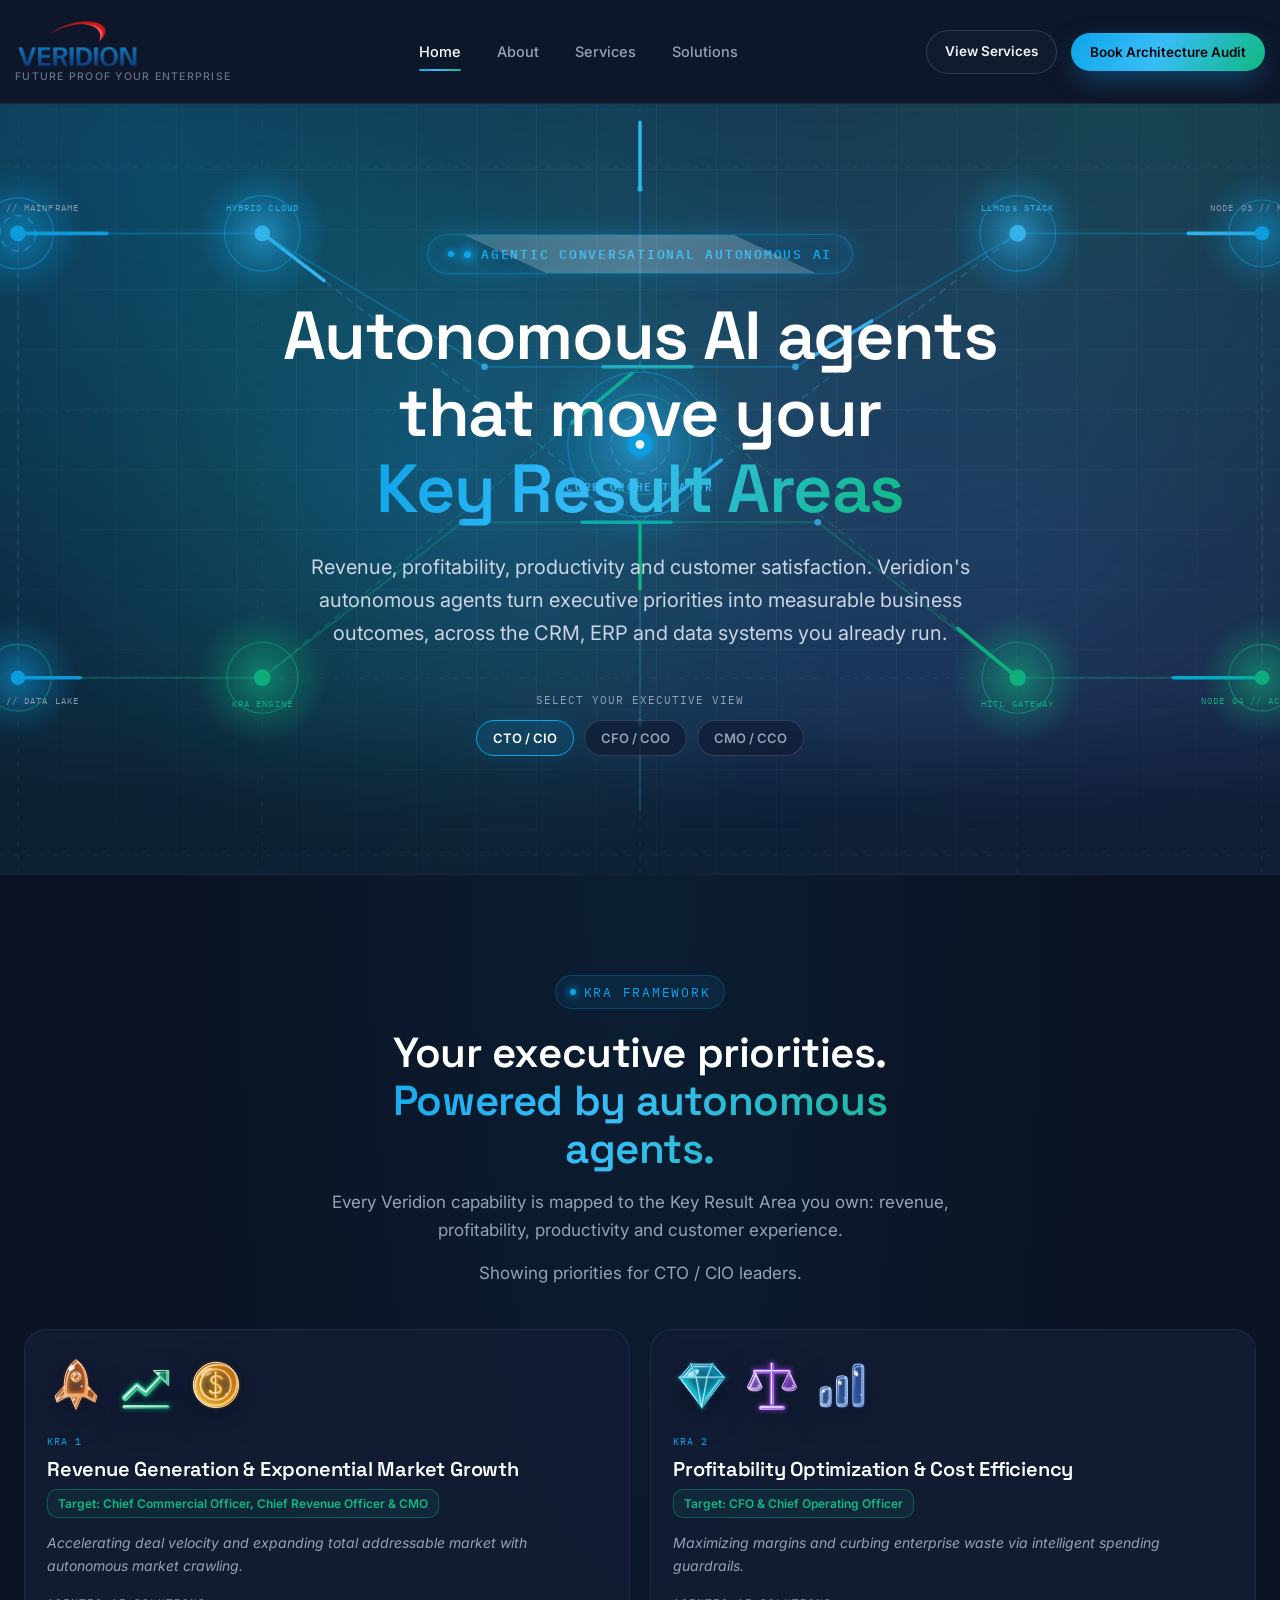
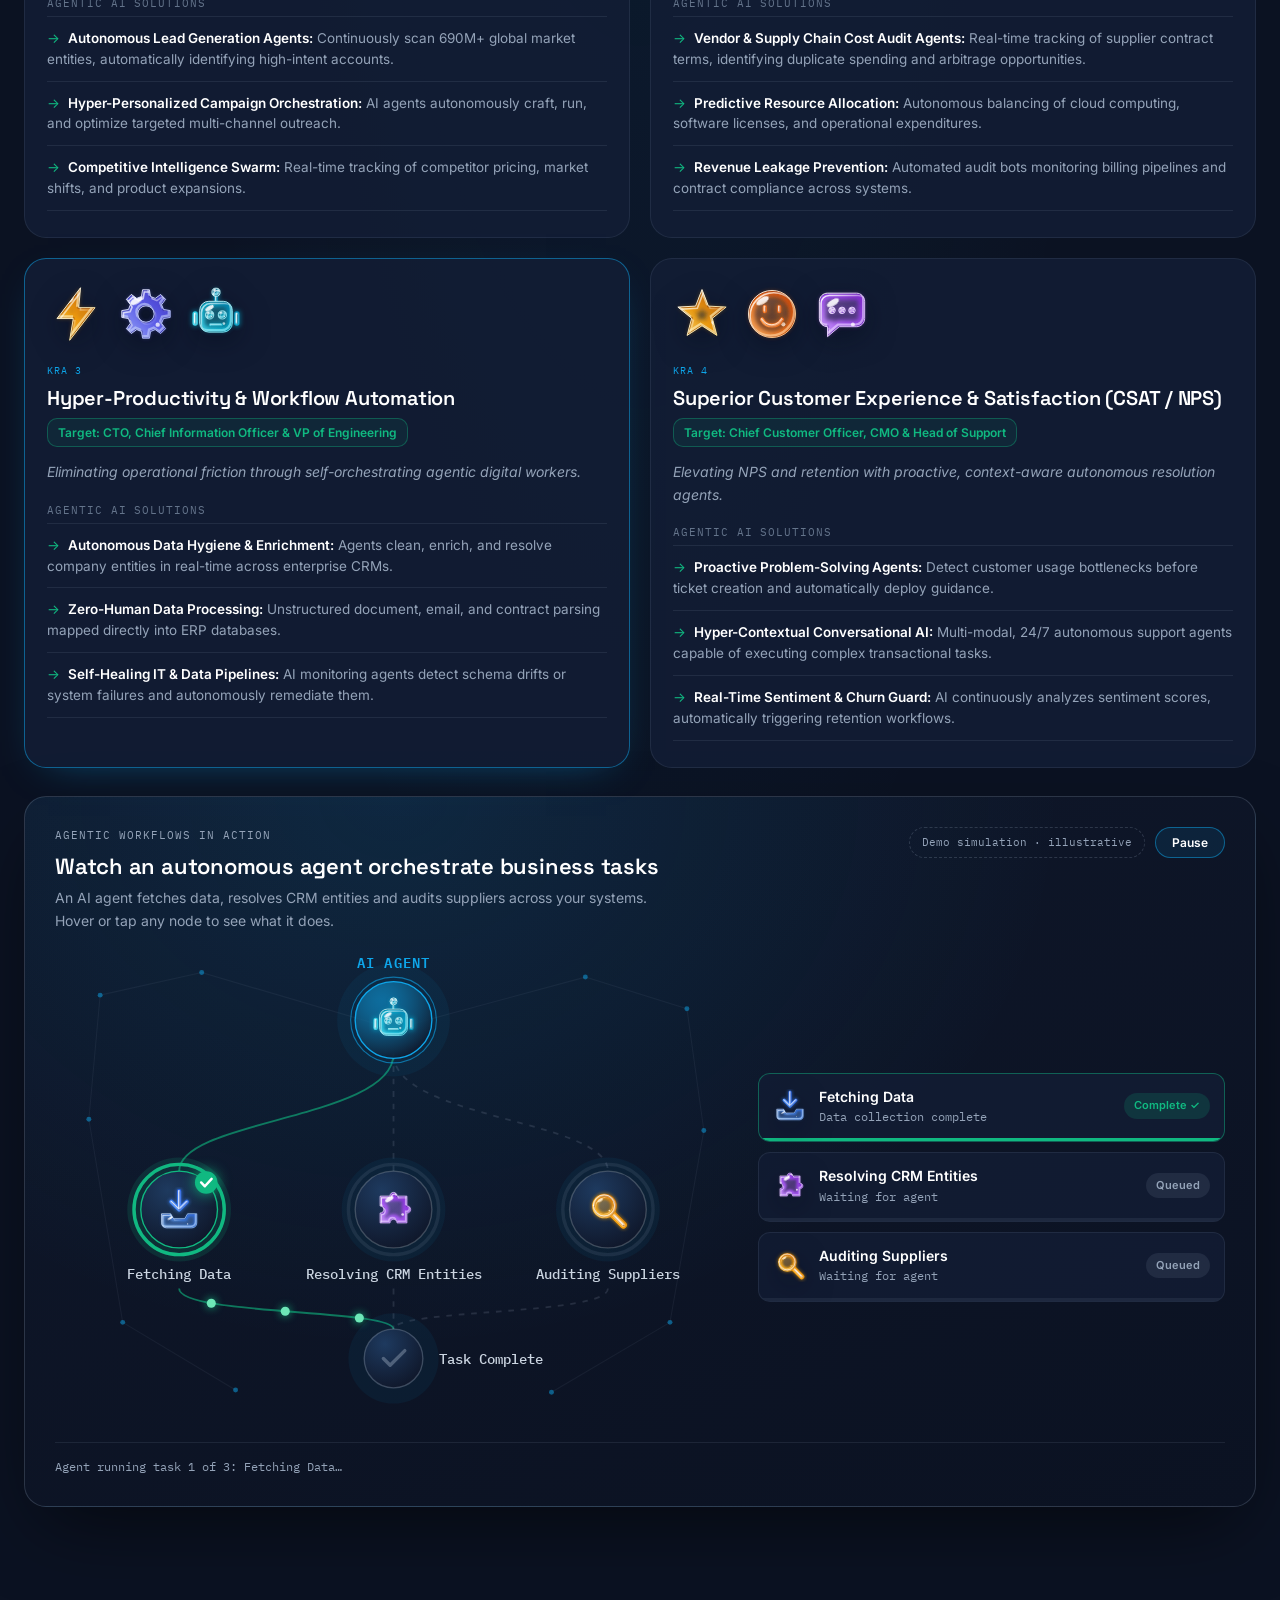
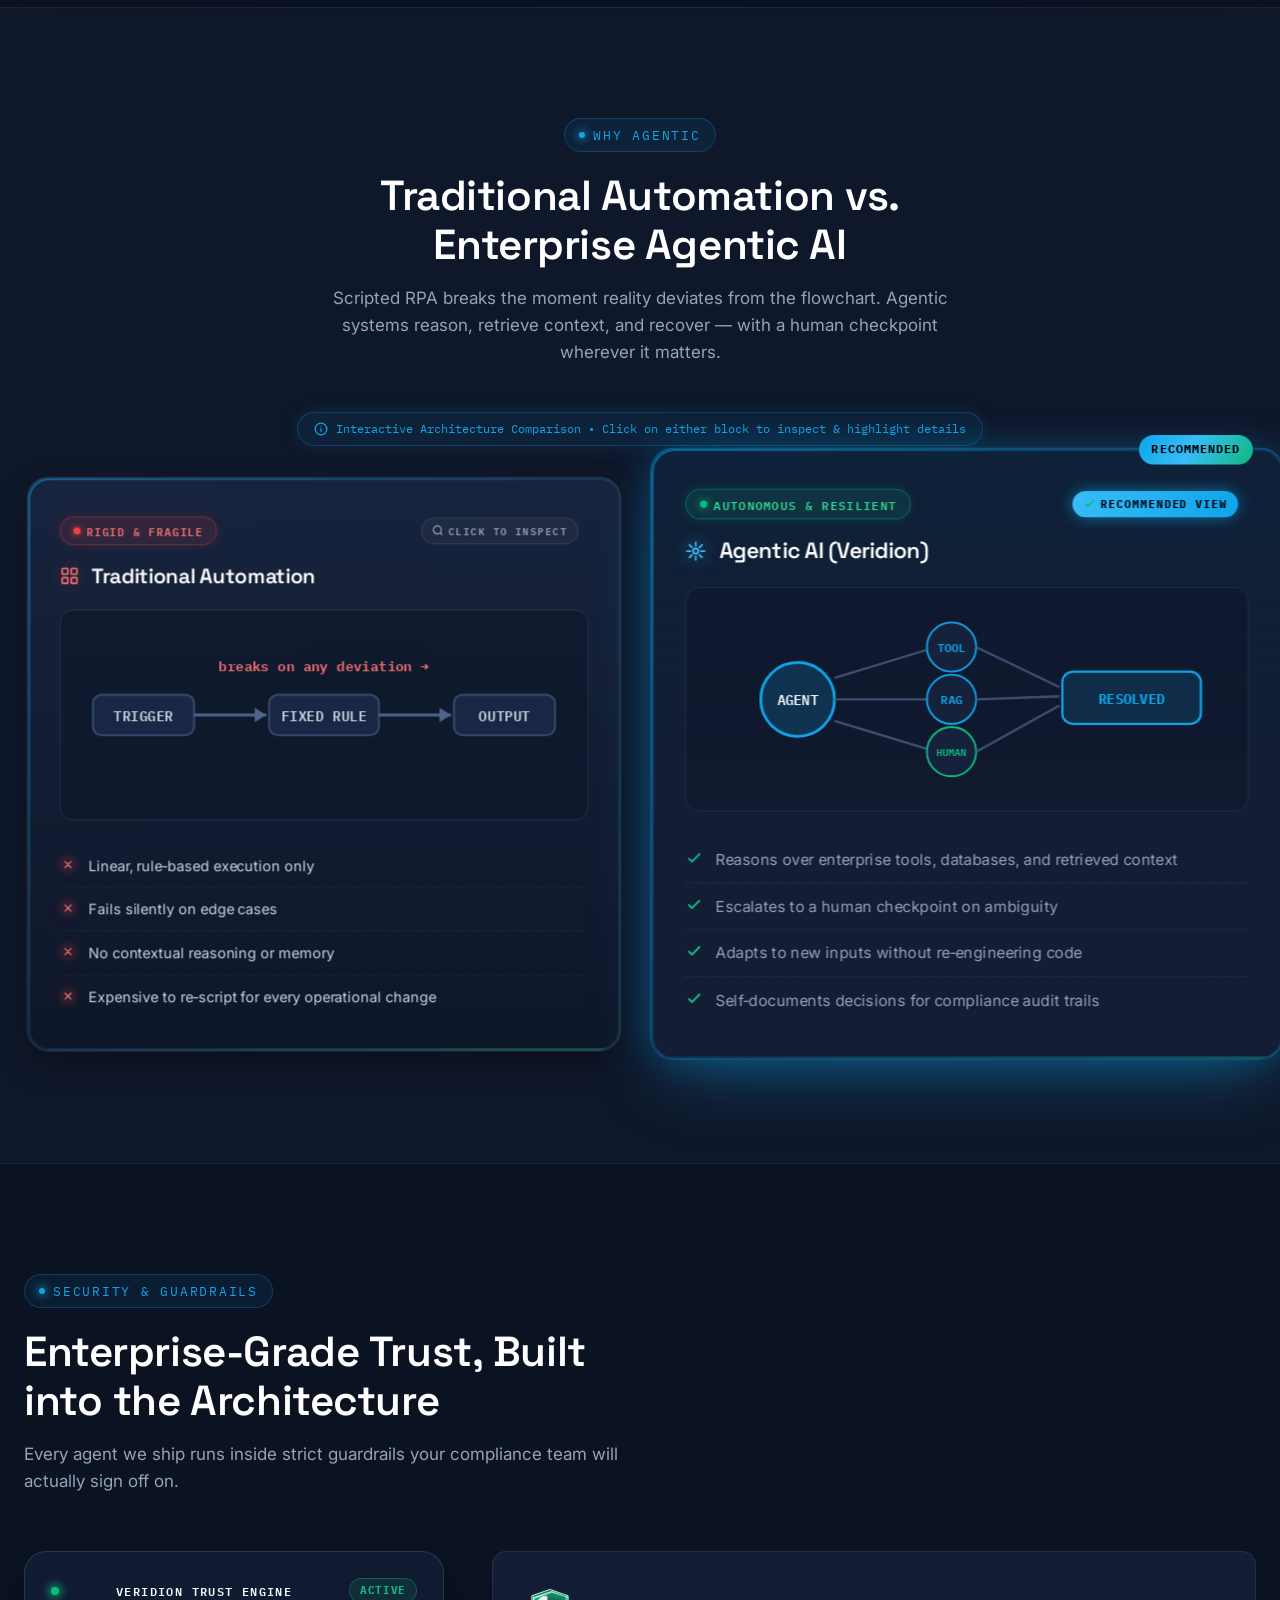
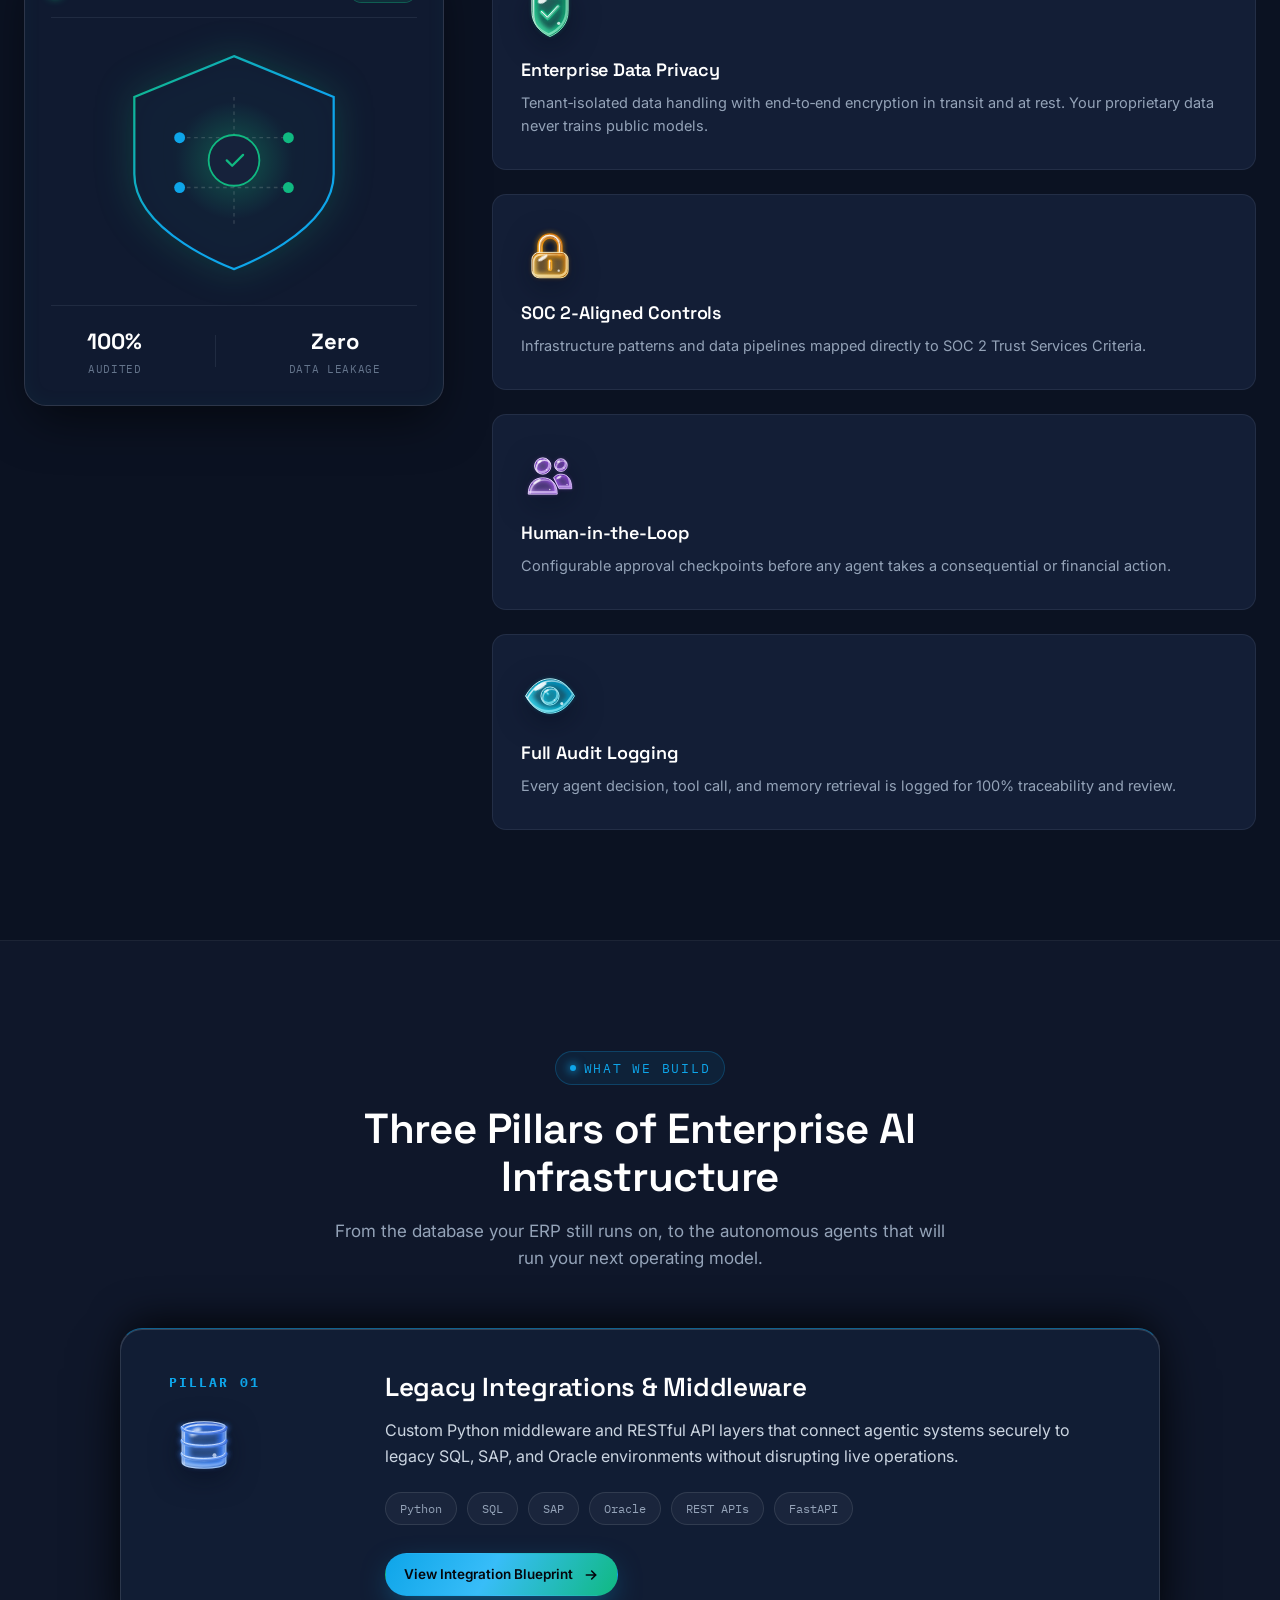
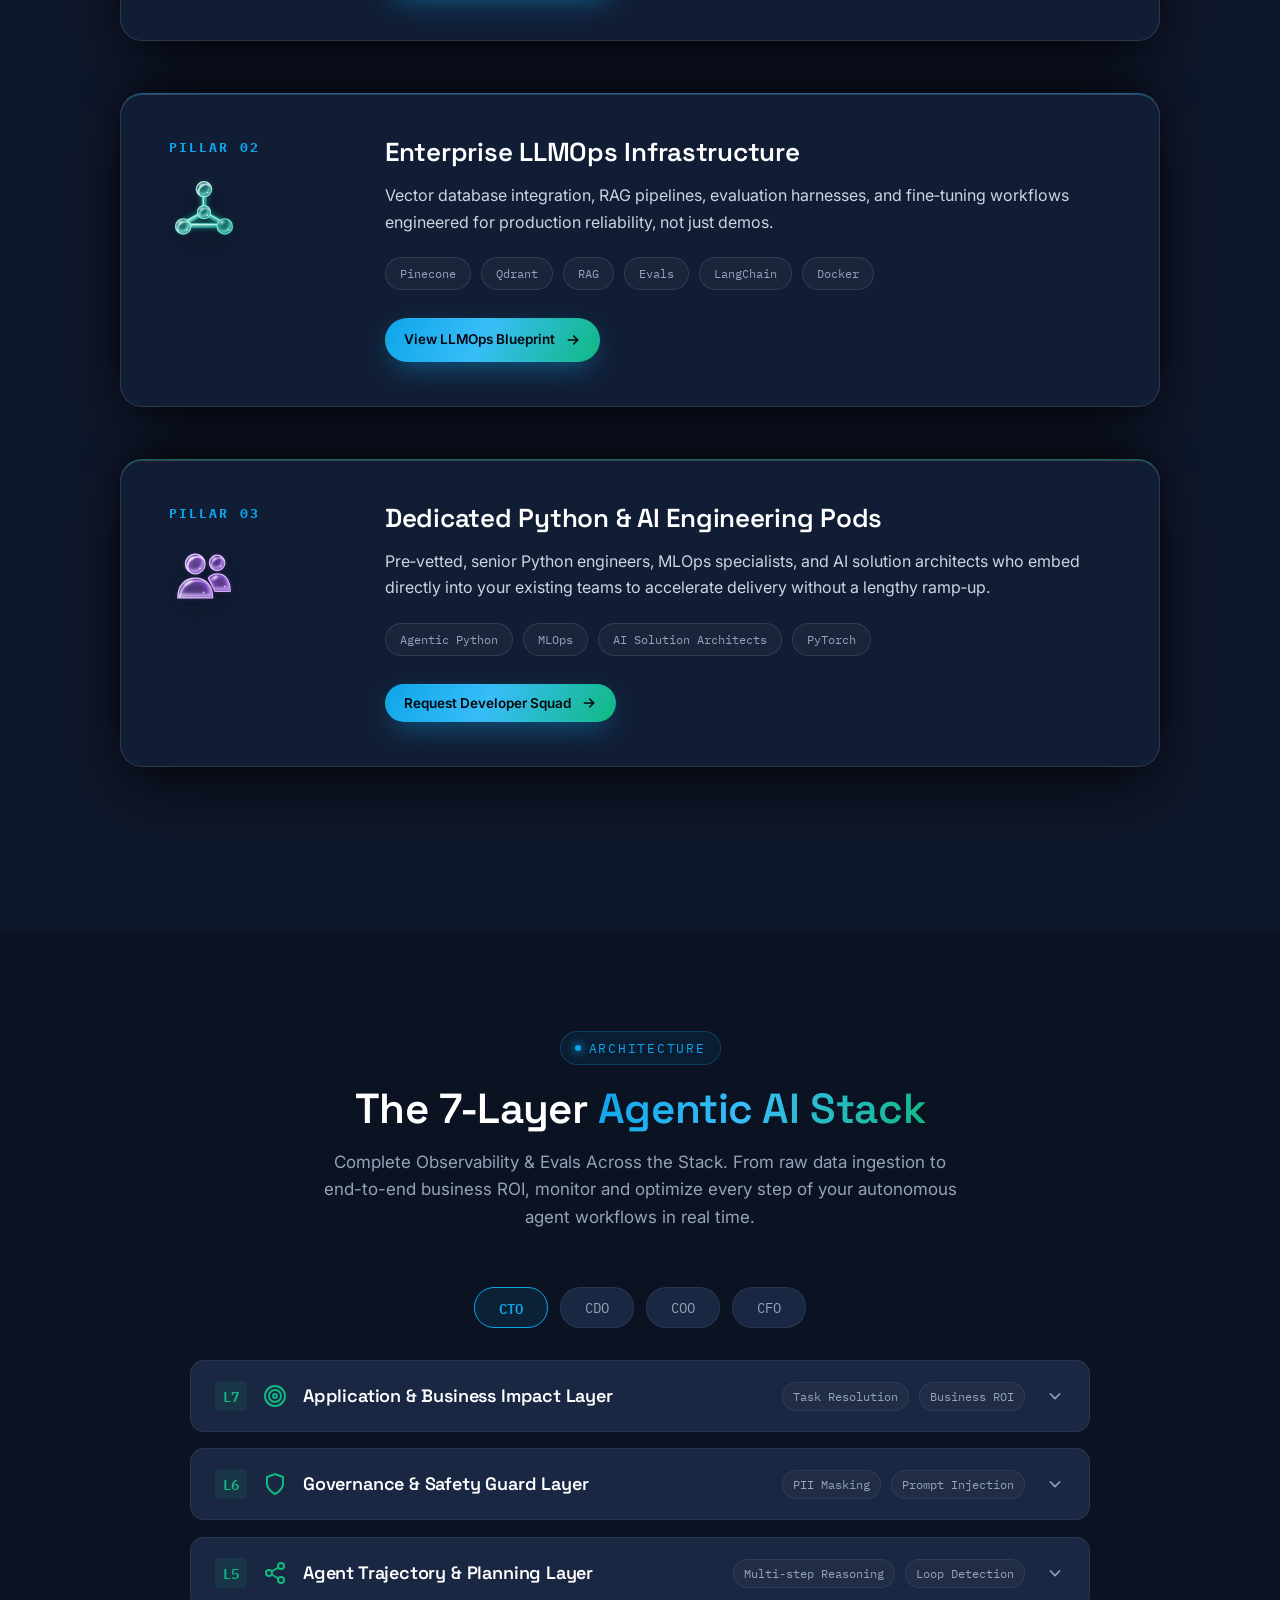
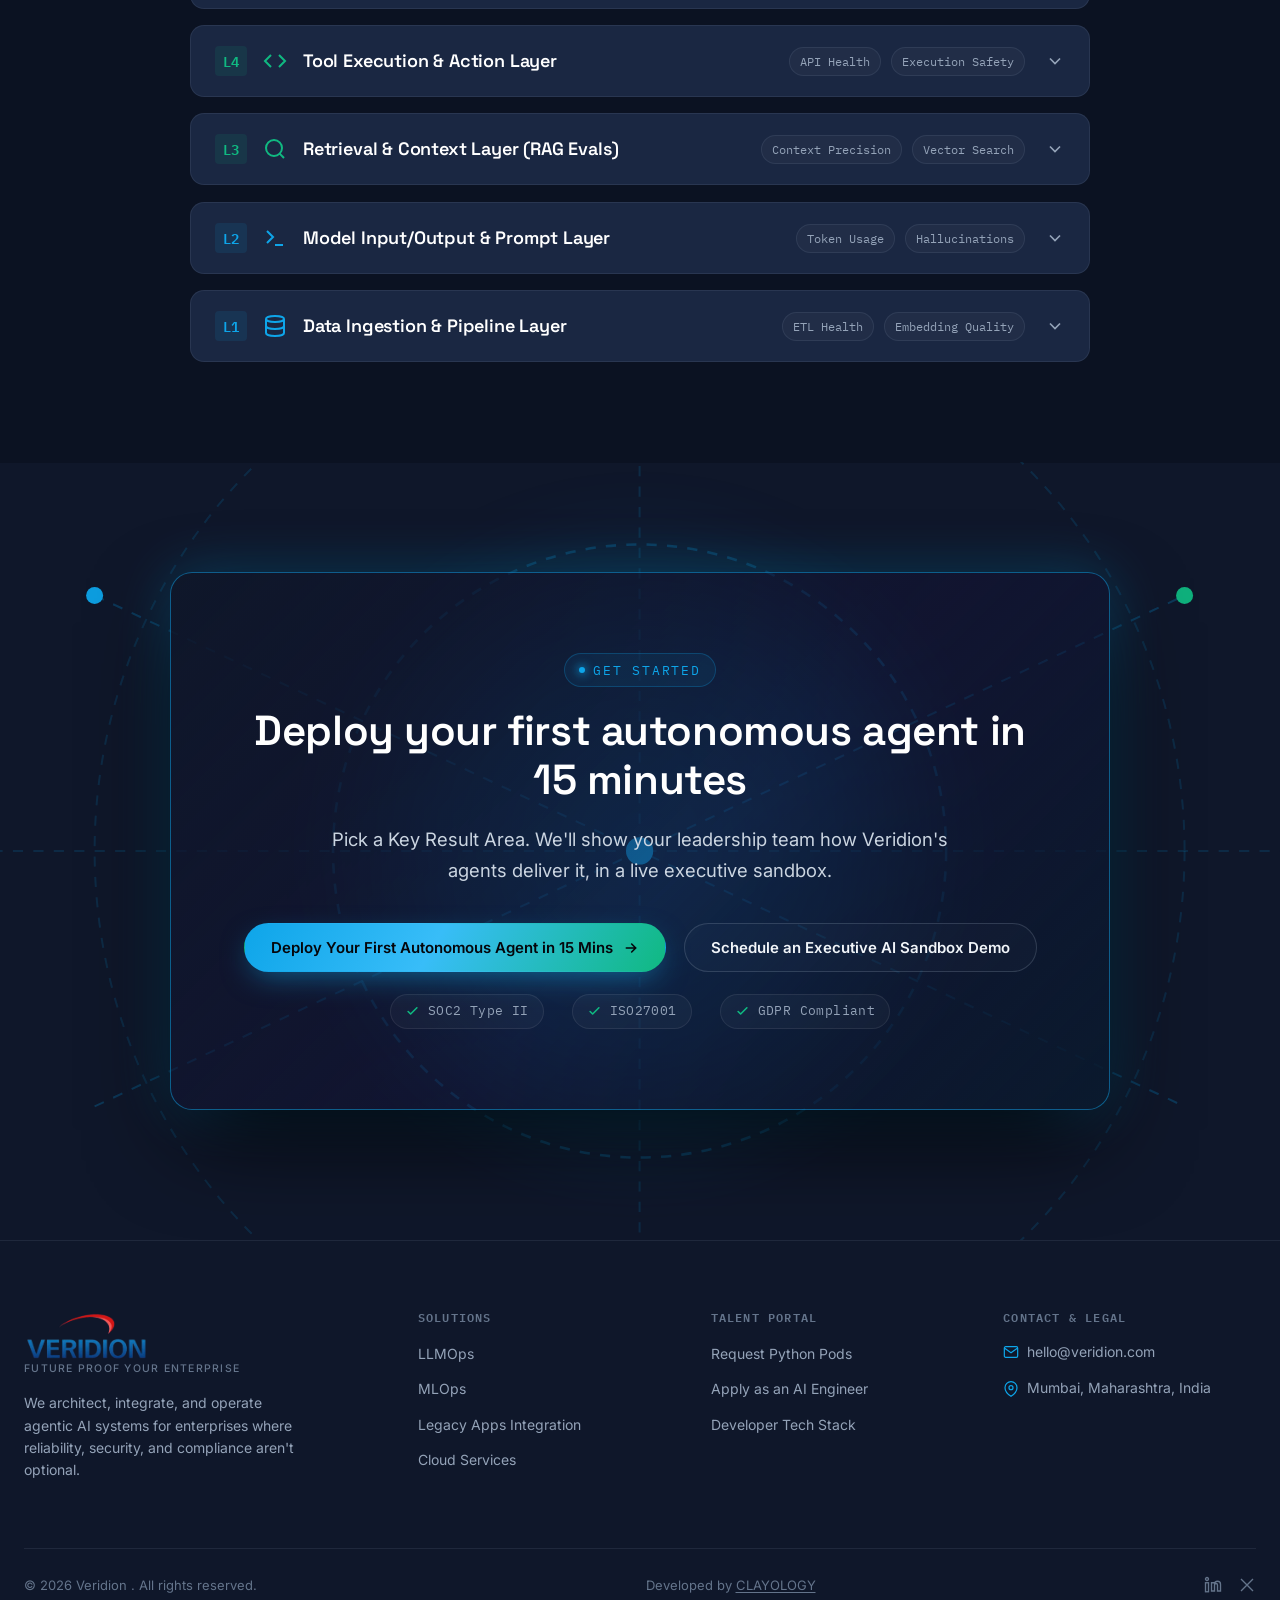
<file: index.html>
<!DOCTYPE html>
<html lang="en">

<head>
  <meta charset="UTF-8">
  <meta name="viewport" content="width=device-width, initial-scale=1.0">
  <title>Veridion | Enterprise AI for Measurable Business Outcomes</title>
  <meta name="description"
    content="See how Veridion's enterprise AI agents can support growth, efficiency, and customer experience—with practical executive outcomes and a transparent ROI estimate.">
  <link rel="preconnect" href="https://fonts.googleapis.com">
  <link rel="preconnect" href="https://fonts.gstatic.com" crossorigin>
  <link
    href="https://fonts.googleapis.com/css2?family=Inter:wght@400;500;600;700;800&family=Space+Grotesk:wght@500;600;700&family=IBM+Plex+Mono:wght@400;500&display=swap"
    rel="stylesheet">
  <link rel="stylesheet" href="css/style.css?v=4.0">
</head>

<body>


  <!-- glass-icons:start -->
  <svg class="gi-sprite" xmlns="http://www.w3.org/2000/svg" aria-hidden="true" focusable="false"
    style="position:absolute;width:0;height:0;overflow:hidden">
    <defs>
      <linearGradient id="giClear-cyan" gradientUnits="userSpaceOnUse" x1="8" y1="6" x2="56" y2="58">
        <stop offset="0" stop-color="#FFFFFF" stop-opacity="0.22" />
        <stop offset="0.5" stop-color="#A5F3FC" stop-opacity="0.08" />
        <stop offset="1" stop-color="#67E8F9" stop-opacity="0.16" />
      </linearGradient>
      <linearGradient id="giEdge-cyan" gradientUnits="userSpaceOnUse" x1="6" y1="58" x2="58" y2="6">
        <stop offset="0" stop-color="#67E8F9" />
        <stop offset="0.45" stop-color="#06B6D4" />
        <stop offset="1" stop-color="#0369A1" />
      </linearGradient>
      <linearGradient id="giRim-cyan" gradientUnits="userSpaceOnUse" x1="6" y1="6" x2="58" y2="58">
        <stop offset="0" stop-color="#FFFFFF" />
        <stop offset="0.5" stop-color="#A5F3FC" />
        <stop offset="1" stop-color="#67E8F9" />
      </linearGradient>
      <linearGradient id="giClear-blue" gradientUnits="userSpaceOnUse" x1="8" y1="6" x2="56" y2="58">
        <stop offset="0" stop-color="#FFFFFF" stop-opacity="0.22" />
        <stop offset="0.5" stop-color="#BFDBFE" stop-opacity="0.08" />
        <stop offset="1" stop-color="#93C5FD" stop-opacity="0.16" />
      </linearGradient>
      <linearGradient id="giEdge-blue" gradientUnits="userSpaceOnUse" x1="6" y1="58" x2="58" y2="6">
        <stop offset="0" stop-color="#93C5FD" />
        <stop offset="0.45" stop-color="#3B82F6" />
        <stop offset="1" stop-color="#1D4ED8" />
      </linearGradient>
      <linearGradient id="giRim-blue" gradientUnits="userSpaceOnUse" x1="6" y1="6" x2="58" y2="58">
        <stop offset="0" stop-color="#FFFFFF" />
        <stop offset="0.5" stop-color="#BFDBFE" />
        <stop offset="1" stop-color="#93C5FD" />
      </linearGradient>
      <linearGradient id="giClear-indigo" gradientUnits="userSpaceOnUse" x1="8" y1="6" x2="56" y2="58">
        <stop offset="0" stop-color="#FFFFFF" stop-opacity="0.22" />
        <stop offset="0.5" stop-color="#C7D2FE" stop-opacity="0.08" />
        <stop offset="1" stop-color="#A5B4FC" stop-opacity="0.16" />
      </linearGradient>
      <linearGradient id="giEdge-indigo" gradientUnits="userSpaceOnUse" x1="6" y1="58" x2="58" y2="6">
        <stop offset="0" stop-color="#A5B4FC" />
        <stop offset="0.45" stop-color="#6366F1" />
        <stop offset="1" stop-color="#4338CA" />
      </linearGradient>
      <linearGradient id="giRim-indigo" gradientUnits="userSpaceOnUse" x1="6" y1="6" x2="58" y2="58">
        <stop offset="0" stop-color="#FFFFFF" />
        <stop offset="0.5" stop-color="#C7D2FE" />
        <stop offset="1" stop-color="#A5B4FC" />
      </linearGradient>
      <linearGradient id="giClear-violet" gradientUnits="userSpaceOnUse" x1="8" y1="6" x2="56" y2="58">
        <stop offset="0" stop-color="#FFFFFF" stop-opacity="0.22" />
        <stop offset="0.5" stop-color="#E9D5FF" stop-opacity="0.08" />
        <stop offset="1" stop-color="#D8B4FE" stop-opacity="0.16" />
      </linearGradient>
      <linearGradient id="giEdge-violet" gradientUnits="userSpaceOnUse" x1="6" y1="58" x2="58" y2="6">
        <stop offset="0" stop-color="#D8B4FE" />
        <stop offset="0.45" stop-color="#A855F7" />
        <stop offset="1" stop-color="#7E22CE" />
      </linearGradient>
      <linearGradient id="giRim-violet" gradientUnits="userSpaceOnUse" x1="6" y1="6" x2="58" y2="58">
        <stop offset="0" stop-color="#FFFFFF" />
        <stop offset="0.5" stop-color="#E9D5FF" />
        <stop offset="1" stop-color="#D8B4FE" />
      </linearGradient>
      <linearGradient id="giClear-pink" gradientUnits="userSpaceOnUse" x1="8" y1="6" x2="56" y2="58">
        <stop offset="0" stop-color="#FFFFFF" stop-opacity="0.22" />
        <stop offset="0.5" stop-color="#FBCFE8" stop-opacity="0.08" />
        <stop offset="1" stop-color="#F9A8D4" stop-opacity="0.16" />
      </linearGradient>
      <linearGradient id="giEdge-pink" gradientUnits="userSpaceOnUse" x1="6" y1="58" x2="58" y2="6">
        <stop offset="0" stop-color="#F9A8D4" />
        <stop offset="0.45" stop-color="#EC4899" />
        <stop offset="1" stop-color="#BE185D" />
      </linearGradient>
      <linearGradient id="giRim-pink" gradientUnits="userSpaceOnUse" x1="6" y1="6" x2="58" y2="58">
        <stop offset="0" stop-color="#FFFFFF" />
        <stop offset="0.5" stop-color="#FBCFE8" />
        <stop offset="1" stop-color="#F9A8D4" />
      </linearGradient>
      <linearGradient id="giClear-rose" gradientUnits="userSpaceOnUse" x1="8" y1="6" x2="56" y2="58">
        <stop offset="0" stop-color="#FFFFFF" stop-opacity="0.22" />
        <stop offset="0.5" stop-color="#FECDD3" stop-opacity="0.08" />
        <stop offset="1" stop-color="#FDA4AF" stop-opacity="0.16" />
      </linearGradient>
      <linearGradient id="giEdge-rose" gradientUnits="userSpaceOnUse" x1="6" y1="58" x2="58" y2="6">
        <stop offset="0" stop-color="#FDA4AF" />
        <stop offset="0.45" stop-color="#F43F5E" />
        <stop offset="1" stop-color="#BE123C" />
      </linearGradient>
      <linearGradient id="giRim-rose" gradientUnits="userSpaceOnUse" x1="6" y1="6" x2="58" y2="58">
        <stop offset="0" stop-color="#FFFFFF" />
        <stop offset="0.5" stop-color="#FECDD3" />
        <stop offset="1" stop-color="#FDA4AF" />
      </linearGradient>
      <linearGradient id="giClear-orange" gradientUnits="userSpaceOnUse" x1="8" y1="6" x2="56" y2="58">
        <stop offset="0" stop-color="#FFFFFF" stop-opacity="0.22" />
        <stop offset="0.5" stop-color="#FED7AA" stop-opacity="0.08" />
        <stop offset="1" stop-color="#FDBA74" stop-opacity="0.16" />
      </linearGradient>
      <linearGradient id="giEdge-orange" gradientUnits="userSpaceOnUse" x1="6" y1="58" x2="58" y2="6">
        <stop offset="0" stop-color="#FDBA74" />
        <stop offset="0.45" stop-color="#F97316" />
        <stop offset="1" stop-color="#C2410C" />
      </linearGradient>
      <linearGradient id="giRim-orange" gradientUnits="userSpaceOnUse" x1="6" y1="6" x2="58" y2="58">
        <stop offset="0" stop-color="#FFFFFF" />
        <stop offset="0.5" stop-color="#FED7AA" />
        <stop offset="1" stop-color="#FDBA74" />
      </linearGradient>
      <linearGradient id="giClear-gold" gradientUnits="userSpaceOnUse" x1="8" y1="6" x2="56" y2="58">
        <stop offset="0" stop-color="#FFFFFF" stop-opacity="0.22" />
        <stop offset="0.5" stop-color="#FEF3C7" stop-opacity="0.08" />
        <stop offset="1" stop-color="#FDE68A" stop-opacity="0.16" />
      </linearGradient>
      <linearGradient id="giEdge-gold" gradientUnits="userSpaceOnUse" x1="6" y1="58" x2="58" y2="6">
        <stop offset="0" stop-color="#FDE68A" />
        <stop offset="0.45" stop-color="#F59E0B" />
        <stop offset="1" stop-color="#B45309" />
      </linearGradient>
      <linearGradient id="giRim-gold" gradientUnits="userSpaceOnUse" x1="6" y1="6" x2="58" y2="58">
        <stop offset="0" stop-color="#FFFFFF" />
        <stop offset="0.5" stop-color="#FEF3C7" />
        <stop offset="1" stop-color="#FDE68A" />
      </linearGradient>
      <linearGradient id="giClear-emerald" gradientUnits="userSpaceOnUse" x1="8" y1="6" x2="56" y2="58">
        <stop offset="0" stop-color="#FFFFFF" stop-opacity="0.22" />
        <stop offset="0.5" stop-color="#A7F3D0" stop-opacity="0.08" />
        <stop offset="1" stop-color="#6EE7B7" stop-opacity="0.16" />
      </linearGradient>
      <linearGradient id="giEdge-emerald" gradientUnits="userSpaceOnUse" x1="6" y1="58" x2="58" y2="6">
        <stop offset="0" stop-color="#6EE7B7" />
        <stop offset="0.45" stop-color="#10B981" />
        <stop offset="1" stop-color="#047857" />
      </linearGradient>
      <linearGradient id="giRim-emerald" gradientUnits="userSpaceOnUse" x1="6" y1="6" x2="58" y2="58">
        <stop offset="0" stop-color="#FFFFFF" />
        <stop offset="0.5" stop-color="#A7F3D0" />
        <stop offset="1" stop-color="#6EE7B7" />
      </linearGradient>
      <linearGradient id="giClear-teal" gradientUnits="userSpaceOnUse" x1="8" y1="6" x2="56" y2="58">
        <stop offset="0" stop-color="#FFFFFF" stop-opacity="0.22" />
        <stop offset="0.5" stop-color="#99F6E4" stop-opacity="0.08" />
        <stop offset="1" stop-color="#5EEAD4" stop-opacity="0.16" />
      </linearGradient>
      <linearGradient id="giEdge-teal" gradientUnits="userSpaceOnUse" x1="6" y1="58" x2="58" y2="6">
        <stop offset="0" stop-color="#5EEAD4" />
        <stop offset="0.45" stop-color="#14B8A6" />
        <stop offset="1" stop-color="#0F766E" />
      </linearGradient>
      <linearGradient id="giRim-teal" gradientUnits="userSpaceOnUse" x1="6" y1="6" x2="58" y2="58">
        <stop offset="0" stop-color="#FFFFFF" />
        <stop offset="0.5" stop-color="#99F6E4" />
        <stop offset="1" stop-color="#5EEAD4" />
      </linearGradient>
      <linearGradient id="giSpec" gradientUnits="userSpaceOnUse" x1="6" y1="4" x2="40" y2="40">
        <stop offset="0" stop-color="#FFFFFF" stop-opacity="1" />
        <stop offset="0.6" stop-color="#FFFFFF" stop-opacity="0.5" />
        <stop offset="1" stop-color="#FFFFFF" stop-opacity="0" />
      </linearGradient>
      <filter id="giGlow" filterUnits="userSpaceOnUse" x="-12" y="-12" width="88" height="88">
        <feGaussianBlur stdDeviation="2.6" />
      </filter>
      <filter id="giBlur2" filterUnits="userSpaceOnUse" x="-12" y="-12" width="88" height="88">
        <feGaussianBlur stdDeviation="2.2" />
      </filter>
      <filter id="giBlur1" filterUnits="userSpaceOnUse" x="-12" y="-12" width="88" height="88">
        <feGaussianBlur stdDeviation="0.8" />
      </filter>
    </defs>
    <symbol id="gi-shield" viewBox="0 0 64 64">
      <clipPath id="giC1">
        <path d="M32 6 L52 13 V30 C52 44 43 53 32 58 C21 53 12 44 12 30 V13 Z" clip-rule="evenodd" />
      </clipPath>
      <path d="M32 6 L52 13 V30 C52 44 43 53 32 58 C21 53 12 44 12 30 V13 Z" fill="#10B981" opacity="0.32"
        filter="url(#giGlow)" fill-rule="evenodd" />
      <path d="M32 6 L52 13 V30 C52 44 43 53 32 58 C21 53 12 44 12 30 V13 Z" fill="url(#giClear-emerald)"
        fill-rule="evenodd" />
      <g clip-path="url(#giC1)">
        <path d="M32 6 L52 13 V30 C52 44 43 53 32 58 C21 53 12 44 12 30 V13 Z" fill="none" stroke="url(#giEdge-emerald)"
          stroke-width="13.6" opacity="0.95" filter="url(#giBlur2)" />
        <path d="M32 6 L52 13 V30 C52 44 43 53 32 58 C21 53 12 44 12 30 V13 Z" fill="none" stroke="#064E3B"
          stroke-width="2.4" opacity="0.6" filter="url(#giBlur1)" />
        <path d="M32 6 L52 13 V30 C52 44 43 53 32 58 C21 53 12 44 12 30 V13 Z" fill="none" stroke="#A7F3D0"
          stroke-width="2.6" opacity="0.6" filter="url(#giBlur1)" transform="translate(-1.6 -2.2)" />
        <path d="M32 6 L52 13 V30 C52 44 43 53 32 58 C21 53 12 44 12 30 V13 Z" fill="none" stroke="url(#giSpec)"
          stroke-width="1.7" transform="translate(1.9 2.5)" />
        <ellipse cx="24.0" cy="17.4" rx="6.0" ry="3.6" fill="#FFFFFF" opacity="0.9" transform="rotate(-32 24.0 17.4)"
          filter="url(#giBlur1)" />
        <circle cx="41.6" cy="43.4" r="1.8" fill="#FFFFFF" opacity="0.75" />
      </g>
      <path d="M32 6 L52 13 V30 C52 44 43 53 32 58 C21 53 12 44 12 30 V13 Z" fill="none" stroke="url(#giRim-emerald)"
        stroke-width="1.1" opacity="0.9" stroke-linejoin="round" />
      <path d="M23 31 L29.5 37.5 L41 25" stroke-linecap="round" stroke-linejoin="round" fill="none" stroke="#10B981"
        stroke-opacity="0.42" stroke-width="8" filter="url(#giGlow)" />
      <path d="M23 31 L29.5 37.5 L41 25" stroke-linecap="round" stroke-linejoin="round" fill="none"
        stroke="url(#giEdge-emerald)" stroke-width="5" />
      <path d="M23 31 L29.5 37.5 L41 25" stroke-linecap="round" stroke-linejoin="round" fill="none" stroke="#FFFFFF"
        stroke-opacity="0.4" stroke-width="2.75" filter="url(#giBlur1)" />
      <path d="M23 31 L29.5 37.5 L41 25" stroke-linecap="round" stroke-linejoin="round" fill="none" stroke="#064E3B"
        stroke-opacity="0.5" stroke-width="0.80" transform="translate(0.7 1)" />
      <path d="M23 31 L29.5 37.5 L41 25" stroke-linecap="round" stroke-linejoin="round" fill="none" stroke="#FFFFFF"
        stroke-opacity="0.9" stroke-width="1.00" transform="translate(-0.6 -0.9)" />
    </symbol>
    <symbol id="gi-lock" viewBox="0 0 64 64">
      <path d="M21 29 V21 A11 11 0 0 1 43 21 V29" stroke-linecap="round" stroke-linejoin="round" fill="none"
        stroke="#F59E0B" stroke-opacity="0.42" stroke-width="9" filter="url(#giGlow)" />
      <path d="M21 29 V21 A11 11 0 0 1 43 21 V29" stroke-linecap="round" stroke-linejoin="round" fill="none"
        stroke="url(#giEdge-gold)" stroke-width="6" />
      <path d="M21 29 V21 A11 11 0 0 1 43 21 V29" stroke-linecap="round" stroke-linejoin="round" fill="none"
        stroke="#FFFFFF" stroke-opacity="0.4" stroke-width="3.30" filter="url(#giBlur1)" />
      <path d="M21 29 V21 A11 11 0 0 1 43 21 V29" stroke-linecap="round" stroke-linejoin="round" fill="none"
        stroke="#78350F" stroke-opacity="0.5" stroke-width="0.96" transform="translate(0.7 1)" />
      <path d="M21 29 V21 A11 11 0 0 1 43 21 V29" stroke-linecap="round" stroke-linejoin="round" fill="none"
        stroke="#FFFFFF" stroke-opacity="0.9" stroke-width="1.20" transform="translate(-0.6 -0.9)" />
      <clipPath id="giC2">
        <path d="M20 28 H44 A8 8 0 0 1 52 36 V48 A8 8 0 0 1 44 56 H20 A8 8 0 0 1 12 48 V36 A8 8 0 0 1 20 28 Z"
          clip-rule="evenodd" />
      </clipPath>
      <path d="M20 28 H44 A8 8 0 0 1 52 36 V48 A8 8 0 0 1 44 56 H20 A8 8 0 0 1 12 48 V36 A8 8 0 0 1 20 28 Z"
        fill="#F59E0B" opacity="0.32" filter="url(#giGlow)" fill-rule="evenodd" />
      <path d="M20 28 H44 A8 8 0 0 1 52 36 V48 A8 8 0 0 1 44 56 H20 A8 8 0 0 1 12 48 V36 A8 8 0 0 1 20 28 Z"
        fill="url(#giClear-gold)" fill-rule="evenodd" />
      <g clip-path="url(#giC2)">
        <path d="M20 28 H44 A8 8 0 0 1 52 36 V48 A8 8 0 0 1 44 56 H20 A8 8 0 0 1 12 48 V36 A8 8 0 0 1 20 28 Z"
          fill="none" stroke="url(#giEdge-gold)" stroke-width="9.5" opacity="0.95" filter="url(#giBlur2)" />
        <path d="M20 28 H44 A8 8 0 0 1 52 36 V48 A8 8 0 0 1 44 56 H20 A8 8 0 0 1 12 48 V36 A8 8 0 0 1 20 28 Z"
          fill="none" stroke="#78350F" stroke-width="2.4" opacity="0.6" filter="url(#giBlur1)" />
        <path d="M20 28 H44 A8 8 0 0 1 52 36 V48 A8 8 0 0 1 44 56 H20 A8 8 0 0 1 12 48 V36 A8 8 0 0 1 20 28 Z"
          fill="none" stroke="#FEF3C7" stroke-width="2.6" opacity="0.6" filter="url(#giBlur1)"
          transform="translate(-1.6 -2.2)" />
        <path d="M20 28 H44 A8 8 0 0 1 52 36 V48 A8 8 0 0 1 44 56 H20 A8 8 0 0 1 12 48 V36 A8 8 0 0 1 20 28 Z"
          fill="none" stroke="url(#giSpec)" stroke-width="1.7" transform="translate(1.9 2.5)" />
        <ellipse cx="24.0" cy="34.2" rx="6.0" ry="2.0" fill="#FFFFFF" opacity="0.9" transform="rotate(-32 24.0 34.2)"
          filter="url(#giBlur1)" />
        <circle cx="41.6" cy="48.2" r="1.3" fill="#FFFFFF" opacity="0.75" />
      </g>
      <path d="M20 28 H44 A8 8 0 0 1 52 36 V48 A8 8 0 0 1 44 56 H20 A8 8 0 0 1 12 48 V36 A8 8 0 0 1 20 28 Z" fill="none"
        stroke="url(#giRim-gold)" stroke-width="1.1" opacity="0.9" stroke-linejoin="round" />
      <path d="M32 38 V46" stroke-linecap="round" stroke-linejoin="round" fill="none" stroke="#F59E0B"
        stroke-opacity="0.42" stroke-width="8" filter="url(#giGlow)" />
      <path d="M32 38 V46" stroke-linecap="round" stroke-linejoin="round" fill="none" stroke="url(#giEdge-gold)"
        stroke-width="5" />
      <path d="M32 38 V46" stroke-linecap="round" stroke-linejoin="round" fill="none" stroke="#FFFFFF"
        stroke-opacity="0.4" stroke-width="2.75" filter="url(#giBlur1)" />
      <path d="M32 38 V46" stroke-linecap="round" stroke-linejoin="round" fill="none" stroke="#78350F"
        stroke-opacity="0.5" stroke-width="0.80" transform="translate(0.7 1)" />
      <path d="M32 38 V46" stroke-linecap="round" stroke-linejoin="round" fill="none" stroke="#FFFFFF"
        stroke-opacity="0.9" stroke-width="1.00" transform="translate(-0.6 -0.9)" />
    </symbol>
    <symbol id="gi-users" viewBox="0 0 64 64">
      <clipPath id="giC3">
        <path d="M37 20 a7 7 0 1 0 14 0 a7 7 0 1 0 -14 0 Z" clip-rule="evenodd" />
      </clipPath>
      <path d="M37 20 a7 7 0 1 0 14 0 a7 7 0 1 0 -14 0 Z" fill="#A855F7" opacity="0.32" filter="url(#giGlow)"
        fill-rule="evenodd" />
      <path d="M37 20 a7 7 0 1 0 14 0 a7 7 0 1 0 -14 0 Z" fill="url(#giClear-violet)" fill-rule="evenodd" />
      <g clip-path="url(#giC3)">
        <path d="M37 20 a7 7 0 1 0 14 0 a7 7 0 1 0 -14 0 Z" fill="none" stroke="url(#giEdge-violet)" stroke-width="4.8"
          opacity="0.95" filter="url(#giBlur2)" />
        <path d="M37 20 a7 7 0 1 0 14 0 a7 7 0 1 0 -14 0 Z" fill="none" stroke="#4C1D95" stroke-width="2.4"
          opacity="0.6" filter="url(#giBlur1)" />
        <path d="M37 20 a7 7 0 1 0 14 0 a7 7 0 1 0 -14 0 Z" fill="none" stroke="#E9D5FF" stroke-width="2.6"
          opacity="0.6" filter="url(#giBlur1)" transform="translate(-1.6 -2.2)" />
        <path d="M37 20 a7 7 0 1 0 14 0 a7 7 0 1 0 -14 0 Z" fill="none" stroke="url(#giSpec)" stroke-width="1.7"
          transform="translate(1.9 2.5)" />
        <ellipse cx="41.2" cy="16.1" rx="2.1" ry="1.2" fill="#FFFFFF" opacity="0.9" transform="rotate(-32 41.2 16.1)"
          filter="url(#giBlur1)" />
        <circle cx="47.4" cy="23.1" r="0.8" fill="#FFFFFF" opacity="0.75" />
      </g>
      <path d="M37 20 a7 7 0 1 0 14 0 a7 7 0 1 0 -14 0 Z" fill="none" stroke="url(#giRim-violet)" stroke-width="1.1"
        opacity="0.9" stroke-linejoin="round" />
      <clipPath id="giC4">
        <path d="M36 34 C38 31 41 30 44 30 C51 30 56 35 56 46 H42 Z" clip-rule="evenodd" />
      </clipPath>
      <path d="M36 34 C38 31 41 30 44 30 C51 30 56 35 56 46 H42 Z" fill="#A855F7" opacity="0.32" filter="url(#giGlow)"
        fill-rule="evenodd" />
      <path d="M36 34 C38 31 41 30 44 30 C51 30 56 35 56 46 H42 Z" fill="url(#giClear-violet)" fill-rule="evenodd" />
      <g clip-path="url(#giC4)">
        <path d="M36 34 C38 31 41 30 44 30 C51 30 56 35 56 46 H42 Z" fill="none" stroke="url(#giEdge-violet)"
          stroke-width="5.4" opacity="0.95" filter="url(#giBlur2)" />
        <path d="M36 34 C38 31 41 30 44 30 C51 30 56 35 56 46 H42 Z" fill="none" stroke="#4C1D95" stroke-width="2.4"
          opacity="0.6" filter="url(#giBlur1)" />
        <path d="M36 34 C38 31 41 30 44 30 C51 30 56 35 56 46 H42 Z" fill="none" stroke="#E9D5FF" stroke-width="2.6"
          opacity="0.6" filter="url(#giBlur1)" transform="translate(-1.6 -2.2)" />
        <path d="M36 34 C38 31 41 30 44 30 C51 30 56 35 56 46 H42 Z" fill="none" stroke="url(#giSpec)"
          stroke-width="1.7" transform="translate(1.9 2.5)" />
        <ellipse cx="42.0" cy="33.5" rx="3.0" ry="1.2" fill="#FFFFFF" opacity="0.9" transform="rotate(-32 42.0 33.5)"
          filter="url(#giBlur1)" />
        <circle cx="50.8" cy="41.5" r="0.8" fill="#FFFFFF" opacity="0.75" />
      </g>
      <path d="M36 34 C38 31 41 30 44 30 C51 30 56 35 56 46 H42 Z" fill="none" stroke="url(#giRim-violet)"
        stroke-width="1.1" opacity="0.9" stroke-linejoin="round" />
      <clipPath id="giC5">
        <path d="M15 21 a9 9 0 1 0 18 0 a9 9 0 1 0 -18 0 Z" clip-rule="evenodd" />
      </clipPath>
      <path d="M15 21 a9 9 0 1 0 18 0 a9 9 0 1 0 -18 0 Z" fill="#A855F7" opacity="0.32" filter="url(#giGlow)"
        fill-rule="evenodd" />
      <path d="M15 21 a9 9 0 1 0 18 0 a9 9 0 1 0 -18 0 Z" fill="url(#giClear-violet)" fill-rule="evenodd" />
      <g clip-path="url(#giC5)">
        <path d="M15 21 a9 9 0 1 0 18 0 a9 9 0 1 0 -18 0 Z" fill="none" stroke="url(#giEdge-violet)" stroke-width="6.1"
          opacity="0.95" filter="url(#giBlur2)" />
        <path d="M15 21 a9 9 0 1 0 18 0 a9 9 0 1 0 -18 0 Z" fill="none" stroke="#4C1D95" stroke-width="2.4"
          opacity="0.6" filter="url(#giBlur1)" />
        <path d="M15 21 a9 9 0 1 0 18 0 a9 9 0 1 0 -18 0 Z" fill="none" stroke="#E9D5FF" stroke-width="2.6"
          opacity="0.6" filter="url(#giBlur1)" transform="translate(-1.6 -2.2)" />
        <path d="M15 21 a9 9 0 1 0 18 0 a9 9 0 1 0 -18 0 Z" fill="none" stroke="url(#giSpec)" stroke-width="1.7"
          transform="translate(1.9 2.5)" />
        <ellipse cx="20.4" cy="16.0" rx="2.7" ry="1.3" fill="#FFFFFF" opacity="0.9" transform="rotate(-32 20.4 16.0)"
          filter="url(#giBlur1)" />
        <circle cx="28.3" cy="25.0" r="0.8" fill="#FFFFFF" opacity="0.75" />
      </g>
      <path d="M15 21 a9 9 0 1 0 18 0 a9 9 0 1 0 -18 0 Z" fill="none" stroke="url(#giRim-violet)" stroke-width="1.1"
        opacity="0.9" stroke-linejoin="round" />
      <clipPath id="giC6">
        <path d="M8 52 C8 40 15 34 24 34 C33 34 40 40 40 52 Z" clip-rule="evenodd" />
      </clipPath>
      <path d="M8 52 C8 40 15 34 24 34 C33 34 40 40 40 52 Z" fill="#A855F7" opacity="0.32" filter="url(#giGlow)"
        fill-rule="evenodd" />
      <path d="M8 52 C8 40 15 34 24 34 C33 34 40 40 40 52 Z" fill="url(#giClear-violet)" fill-rule="evenodd" />
      <g clip-path="url(#giC6)">
        <path d="M8 52 C8 40 15 34 24 34 C33 34 40 40 40 52 Z" fill="none" stroke="url(#giEdge-violet)"
          stroke-width="6.1" opacity="0.95" filter="url(#giBlur2)" />
        <path d="M8 52 C8 40 15 34 24 34 C33 34 40 40 40 52 Z" fill="none" stroke="#4C1D95" stroke-width="2.4"
          opacity="0.6" filter="url(#giBlur1)" />
        <path d="M8 52 C8 40 15 34 24 34 C33 34 40 40 40 52 Z" fill="none" stroke="#E9D5FF" stroke-width="2.6"
          opacity="0.6" filter="url(#giBlur1)" transform="translate(-1.6 -2.2)" />
        <path d="M8 52 C8 40 15 34 24 34 C33 34 40 40 40 52 Z" fill="none" stroke="url(#giSpec)" stroke-width="1.7"
          transform="translate(1.9 2.5)" />
        <ellipse cx="17.6" cy="38.0" rx="4.8" ry="1.3" fill="#FFFFFF" opacity="0.9" transform="rotate(-32 17.6 38.0)"
          filter="url(#giBlur1)" />
        <circle cx="31.7" cy="47.0" r="0.8" fill="#FFFFFF" opacity="0.75" />
      </g>
      <path d="M8 52 C8 40 15 34 24 34 C33 34 40 40 40 52 Z" fill="none" stroke="url(#giRim-violet)" stroke-width="1.1"
        opacity="0.9" stroke-linejoin="round" />
    </symbol>
    <symbol id="gi-eye" viewBox="0 0 64 64">
      <clipPath id="giC7">
        <path d="M5 32 C13 18 23 13 32 13 C41 13 51 18 59 32 C51 46 41 51 32 51 C23 51 13 46 5 32 Z"
          clip-rule="evenodd" />
      </clipPath>
      <path d="M5 32 C13 18 23 13 32 13 C41 13 51 18 59 32 C51 46 41 51 32 51 C23 51 13 46 5 32 Z" fill="#06B6D4"
        opacity="0.32" filter="url(#giGlow)" fill-rule="evenodd" />
      <path d="M5 32 C13 18 23 13 32 13 C41 13 51 18 59 32 C51 46 41 51 32 51 C23 51 13 46 5 32 Z"
        fill="url(#giClear-cyan)" fill-rule="evenodd" />
      <g clip-path="url(#giC7)">
        <path d="M5 32 C13 18 23 13 32 13 C41 13 51 18 59 32 C51 46 41 51 32 51 C23 51 13 46 5 32 Z" fill="none"
          stroke="url(#giEdge-cyan)" stroke-width="12.9" opacity="0.95" filter="url(#giBlur2)" />
        <path d="M5 32 C13 18 23 13 32 13 C41 13 51 18 59 32 C51 46 41 51 32 51 C23 51 13 46 5 32 Z" fill="none"
          stroke="#164E63" stroke-width="2.4" opacity="0.6" filter="url(#giBlur1)" />
        <path d="M5 32 C13 18 23 13 32 13 C41 13 51 18 59 32 C51 46 41 51 32 51 C23 51 13 46 5 32 Z" fill="none"
          stroke="#A5F3FC" stroke-width="2.6" opacity="0.6" filter="url(#giBlur1)" transform="translate(-1.6 -2.2)" />
        <path d="M5 32 C13 18 23 13 32 13 C41 13 51 18 59 32 C51 46 41 51 32 51 C23 51 13 46 5 32 Z" fill="none"
          stroke="url(#giSpec)" stroke-width="1.7" transform="translate(1.9 2.5)" />
        <ellipse cx="21.2" cy="21.4" rx="8.1" ry="2.7" fill="#FFFFFF" opacity="0.9" transform="rotate(-32 21.2 21.4)"
          filter="url(#giBlur1)" />
        <circle cx="45.0" cy="40.4" r="1.7" fill="#FFFFFF" opacity="0.75" />
      </g>
      <path d="M5 32 C13 18 23 13 32 13 C41 13 51 18 59 32 C51 46 41 51 32 51 C23 51 13 46 5 32 Z" fill="none"
        stroke="url(#giRim-cyan)" stroke-width="1.1" opacity="0.9" stroke-linejoin="round" />
      <clipPath id="giC8">
        <path d="M22 32 a10 10 0 1 0 20 0 a10 10 0 1 0 -20 0 Z" clip-rule="evenodd" />
      </clipPath>
      <path d="M22 32 a10 10 0 1 0 20 0 a10 10 0 1 0 -20 0 Z" fill="#06B6D4" opacity="0.32" filter="url(#giGlow)"
        fill-rule="evenodd" />
      <path d="M22 32 a10 10 0 1 0 20 0 a10 10 0 1 0 -20 0 Z" fill="url(#giClear-cyan)" fill-rule="evenodd" />
      <g clip-path="url(#giC8)">
        <path d="M22 32 a10 10 0 1 0 20 0 a10 10 0 1 0 -20 0 Z" fill="none" stroke="url(#giEdge-cyan)"
          stroke-width="6.8" opacity="0.95" filter="url(#giBlur2)" />
        <path d="M22 32 a10 10 0 1 0 20 0 a10 10 0 1 0 -20 0 Z" fill="none" stroke="#164E63" stroke-width="2.4"
          opacity="0.6" filter="url(#giBlur1)" />
        <path d="M22 32 a10 10 0 1 0 20 0 a10 10 0 1 0 -20 0 Z" fill="none" stroke="#A5F3FC" stroke-width="2.6"
          opacity="0.6" filter="url(#giBlur1)" transform="translate(-1.6 -2.2)" />
        <path d="M22 32 a10 10 0 1 0 20 0 a10 10 0 1 0 -20 0 Z" fill="none" stroke="url(#giSpec)" stroke-width="1.7"
          transform="translate(1.9 2.5)" />
        <ellipse cx="28.0" cy="26.4" rx="3.0" ry="1.4" fill="#FFFFFF" opacity="0.9" transform="rotate(-32 28.0 26.4)"
          filter="url(#giBlur1)" />
        <circle cx="36.8" cy="36.4" r="0.9" fill="#FFFFFF" opacity="0.75" />
      </g>
      <path d="M22 32 a10 10 0 1 0 20 0 a10 10 0 1 0 -20 0 Z" fill="none" stroke="url(#giRim-cyan)" stroke-width="1.1"
        opacity="0.9" stroke-linejoin="round" />
      <path d="M29 29 L30 30" stroke-linecap="round" stroke-linejoin="round" fill="none" stroke="#06B6D4"
        stroke-opacity="0.42" stroke-width="6" filter="url(#giGlow)" />
      <path d="M29 29 L30 30" stroke-linecap="round" stroke-linejoin="round" fill="none" stroke="url(#giEdge-cyan)"
        stroke-width="3" />
      <path d="M29 29 L30 30" stroke-linecap="round" stroke-linejoin="round" fill="none" stroke="#FFFFFF"
        stroke-opacity="0.4" stroke-width="1.65" filter="url(#giBlur1)" />
      <path d="M29 29 L30 30" stroke-linecap="round" stroke-linejoin="round" fill="none" stroke="#164E63"
        stroke-opacity="0.5" stroke-width="0.60" transform="translate(0.7 1)" />
      <path d="M29 29 L30 30" stroke-linecap="round" stroke-linejoin="round" fill="none" stroke="#FFFFFF"
        stroke-opacity="0.9" stroke-width="0.70" transform="translate(-0.6 -0.9)" />
    </symbol>
    <symbol id="gi-database" viewBox="0 0 64 64">
      <clipPath id="giC9">
        <path d="M12 16 C12 9 52 9 52 16 V48 C52 55 12 55 12 48 Z" clip-rule="evenodd" />
      </clipPath>
      <path d="M12 16 C12 9 52 9 52 16 V48 C52 55 12 55 12 48 Z" fill="#3B82F6" opacity="0.32" filter="url(#giGlow)"
        fill-rule="evenodd" />
      <path d="M12 16 C12 9 52 9 52 16 V48 C52 55 12 55 12 48 Z" fill="url(#giClear-blue)" fill-rule="evenodd" />
      <g clip-path="url(#giC9)">
        <path d="M12 16 C12 9 52 9 52 16 V48 C52 55 12 55 12 48 Z" fill="none" stroke="url(#giEdge-blue)"
          stroke-width="13.6" opacity="0.95" filter="url(#giBlur2)" />
        <path d="M12 16 C12 9 52 9 52 16 V48 C52 55 12 55 12 48 Z" fill="none" stroke="#1E3A8A" stroke-width="2.4"
          opacity="0.6" filter="url(#giBlur1)" />
        <path d="M12 16 C12 9 52 9 52 16 V48 C52 55 12 55 12 48 Z" fill="none" stroke="#BFDBFE" stroke-width="2.6"
          opacity="0.6" filter="url(#giBlur1)" transform="translate(-1.6 -2.2)" />
        <path d="M12 16 C12 9 52 9 52 16 V48 C52 55 12 55 12 48 Z" fill="none" stroke="url(#giSpec)" stroke-width="1.7"
          transform="translate(1.9 2.5)" />
        <ellipse cx="24.0" cy="20.1" rx="6.0" ry="3.0" fill="#FFFFFF" opacity="0.9" transform="rotate(-32 24.0 20.1)"
          filter="url(#giBlur1)" />
        <circle cx="41.6" cy="41.4" r="1.8" fill="#FFFFFF" opacity="0.75" />
      </g>
      <path d="M12 16 C12 9 52 9 52 16 V48 C52 55 12 55 12 48 Z" fill="none" stroke="url(#giRim-blue)"
        stroke-width="1.1" opacity="0.9" stroke-linejoin="round" />
      <path d="M12 16 C12 23 52 23 52 16" stroke-linecap="round" stroke-linejoin="round" fill="none" stroke="#3B82F6"
        stroke-opacity="0.42" stroke-width="6" filter="url(#giGlow)" />
      <path d="M12 16 C12 23 52 23 52 16" stroke-linecap="round" stroke-linejoin="round" fill="none"
        stroke="url(#giEdge-blue)" stroke-width="3" />
      <path d="M12 16 C12 23 52 23 52 16" stroke-linecap="round" stroke-linejoin="round" fill="none" stroke="#FFFFFF"
        stroke-opacity="0.4" stroke-width="1.65" filter="url(#giBlur1)" />
      <path d="M12 16 C12 23 52 23 52 16" stroke-linecap="round" stroke-linejoin="round" fill="none" stroke="#1E3A8A"
        stroke-opacity="0.5" stroke-width="0.60" transform="translate(0.7 1)" />
      <path d="M12 16 C12 23 52 23 52 16" stroke-linecap="round" stroke-linejoin="round" fill="none" stroke="#FFFFFF"
        stroke-opacity="0.9" stroke-width="0.70" transform="translate(-0.6 -0.9)" />
      <path d="M12 28 C12 35 52 35 52 28" stroke-linecap="round" stroke-linejoin="round" fill="none" stroke="#3B82F6"
        stroke-opacity="0.42" stroke-width="6" filter="url(#giGlow)" />
      <path d="M12 28 C12 35 52 35 52 28" stroke-linecap="round" stroke-linejoin="round" fill="none"
        stroke="url(#giEdge-blue)" stroke-width="3" />
      <path d="M12 28 C12 35 52 35 52 28" stroke-linecap="round" stroke-linejoin="round" fill="none" stroke="#FFFFFF"
        stroke-opacity="0.4" stroke-width="1.65" filter="url(#giBlur1)" />
      <path d="M12 28 C12 35 52 35 52 28" stroke-linecap="round" stroke-linejoin="round" fill="none" stroke="#1E3A8A"
        stroke-opacity="0.5" stroke-width="0.60" transform="translate(0.7 1)" />
      <path d="M12 28 C12 35 52 35 52 28" stroke-linecap="round" stroke-linejoin="round" fill="none" stroke="#FFFFFF"
        stroke-opacity="0.9" stroke-width="0.70" transform="translate(-0.6 -0.9)" />
      <path d="M12 40 C12 47 52 47 52 40" stroke-linecap="round" stroke-linejoin="round" fill="none" stroke="#3B82F6"
        stroke-opacity="0.42" stroke-width="6" filter="url(#giGlow)" />
      <path d="M12 40 C12 47 52 47 52 40" stroke-linecap="round" stroke-linejoin="round" fill="none"
        stroke="url(#giEdge-blue)" stroke-width="3" />
      <path d="M12 40 C12 47 52 47 52 40" stroke-linecap="round" stroke-linejoin="round" fill="none" stroke="#FFFFFF"
        stroke-opacity="0.4" stroke-width="1.65" filter="url(#giBlur1)" />
      <path d="M12 40 C12 47 52 47 52 40" stroke-linecap="round" stroke-linejoin="round" fill="none" stroke="#1E3A8A"
        stroke-opacity="0.5" stroke-width="0.60" transform="translate(0.7 1)" />
      <path d="M12 40 C12 47 52 47 52 40" stroke-linecap="round" stroke-linejoin="round" fill="none" stroke="#FFFFFF"
        stroke-opacity="0.9" stroke-width="0.70" transform="translate(-0.6 -0.9)" />
    </symbol>
    <symbol id="gi-network" viewBox="0 0 64 64">
      <path d="M32 20 V28 M27 37 L18 42 M37 37 L46 42 M20 46 H44" stroke-linecap="round" stroke-linejoin="round"
        fill="none" stroke="#14B8A6" stroke-opacity="0.42" stroke-width="7" filter="url(#giGlow)" />
      <path d="M32 20 V28 M27 37 L18 42 M37 37 L46 42 M20 46 H44" stroke-linecap="round" stroke-linejoin="round"
        fill="none" stroke="url(#giEdge-teal)" stroke-width="4" />
      <path d="M32 20 V28 M27 37 L18 42 M37 37 L46 42 M20 46 H44" stroke-linecap="round" stroke-linejoin="round"
        fill="none" stroke="#FFFFFF" stroke-opacity="0.4" stroke-width="2.20" filter="url(#giBlur1)" />
      <path d="M32 20 V28 M27 37 L18 42 M37 37 L46 42 M20 46 H44" stroke-linecap="round" stroke-linejoin="round"
        fill="none" stroke="#134E4A" stroke-opacity="0.5" stroke-width="0.64" transform="translate(0.7 1)" />
      <path d="M32 20 V28 M27 37 L18 42 M37 37 L46 42 M20 46 H44" stroke-linecap="round" stroke-linejoin="round"
        fill="none" stroke="#FFFFFF" stroke-opacity="0.9" stroke-width="0.80" transform="translate(-0.6 -0.9)" />
      <clipPath id="giC10">
        <path d="M25 13 a7 7 0 1 0 14 0 a7 7 0 1 0 -14 0 Z" clip-rule="evenodd" />
      </clipPath>
      <path d="M25 13 a7 7 0 1 0 14 0 a7 7 0 1 0 -14 0 Z" fill="#14B8A6" opacity="0.32" filter="url(#giGlow)"
        fill-rule="evenodd" />
      <path d="M25 13 a7 7 0 1 0 14 0 a7 7 0 1 0 -14 0 Z" fill="url(#giClear-teal)" fill-rule="evenodd" />
      <g clip-path="url(#giC10)">
        <path d="M25 13 a7 7 0 1 0 14 0 a7 7 0 1 0 -14 0 Z" fill="none" stroke="url(#giEdge-teal)" stroke-width="4.8"
          opacity="0.95" filter="url(#giBlur2)" />
        <path d="M25 13 a7 7 0 1 0 14 0 a7 7 0 1 0 -14 0 Z" fill="none" stroke="#134E4A" stroke-width="2.4"
          opacity="0.6" filter="url(#giBlur1)" />
        <path d="M25 13 a7 7 0 1 0 14 0 a7 7 0 1 0 -14 0 Z" fill="none" stroke="#99F6E4" stroke-width="2.6"
          opacity="0.6" filter="url(#giBlur1)" transform="translate(-1.6 -2.2)" />
        <path d="M25 13 a7 7 0 1 0 14 0 a7 7 0 1 0 -14 0 Z" fill="none" stroke="url(#giSpec)" stroke-width="1.7"
          transform="translate(1.9 2.5)" />
        <ellipse cx="29.2" cy="9.1" rx="2.1" ry="1.2" fill="#FFFFFF" opacity="0.9" transform="rotate(-32 29.2 9.1)"
          filter="url(#giBlur1)" />
        <circle cx="35.4" cy="16.1" r="0.8" fill="#FFFFFF" opacity="0.75" />
      </g>
      <path d="M25 13 a7 7 0 1 0 14 0 a7 7 0 1 0 -14 0 Z" fill="none" stroke="url(#giRim-teal)" stroke-width="1.1"
        opacity="0.9" stroke-linejoin="round" />
      <clipPath id="giC11">
        <path d="M26 34 a6 6 0 1 0 12 0 a6 6 0 1 0 -12 0 Z" clip-rule="evenodd" />
      </clipPath>
      <path d="M26 34 a6 6 0 1 0 12 0 a6 6 0 1 0 -12 0 Z" fill="#14B8A6" opacity="0.32" filter="url(#giGlow)"
        fill-rule="evenodd" />
      <path d="M26 34 a6 6 0 1 0 12 0 a6 6 0 1 0 -12 0 Z" fill="url(#giClear-teal)" fill-rule="evenodd" />
      <g clip-path="url(#giC11)">
        <path d="M26 34 a6 6 0 1 0 12 0 a6 6 0 1 0 -12 0 Z" fill="none" stroke="url(#giEdge-teal)" stroke-width="4.1"
          opacity="0.95" filter="url(#giBlur2)" />
        <path d="M26 34 a6 6 0 1 0 12 0 a6 6 0 1 0 -12 0 Z" fill="none" stroke="#134E4A" stroke-width="2.4"
          opacity="0.6" filter="url(#giBlur1)" />
        <path d="M26 34 a6 6 0 1 0 12 0 a6 6 0 1 0 -12 0 Z" fill="none" stroke="#99F6E4" stroke-width="2.6"
          opacity="0.6" filter="url(#giBlur1)" transform="translate(-1.6 -2.2)" />
        <path d="M26 34 a6 6 0 1 0 12 0 a6 6 0 1 0 -12 0 Z" fill="none" stroke="url(#giSpec)" stroke-width="1.7"
          transform="translate(1.9 2.5)" />
        <ellipse cx="29.6" cy="30.6" rx="2.0" ry="1.2" fill="#FFFFFF" opacity="0.9" transform="rotate(-32 29.6 30.6)"
          filter="url(#giBlur1)" />
        <circle cx="34.9" cy="36.6" r="0.8" fill="#FFFFFF" opacity="0.75" />
      </g>
      <path d="M26 34 a6 6 0 1 0 12 0 a6 6 0 1 0 -12 0 Z" fill="none" stroke="url(#giRim-teal)" stroke-width="1.1"
        opacity="0.9" stroke-linejoin="round" />
      <clipPath id="giC12">
        <path d="M6 47 a7 7 0 1 0 14 0 a7 7 0 1 0 -14 0 Z" clip-rule="evenodd" />
      </clipPath>
      <path d="M6 47 a7 7 0 1 0 14 0 a7 7 0 1 0 -14 0 Z" fill="#14B8A6" opacity="0.32" filter="url(#giGlow)"
        fill-rule="evenodd" />
      <path d="M6 47 a7 7 0 1 0 14 0 a7 7 0 1 0 -14 0 Z" fill="url(#giClear-teal)" fill-rule="evenodd" />
      <g clip-path="url(#giC12)">
        <path d="M6 47 a7 7 0 1 0 14 0 a7 7 0 1 0 -14 0 Z" fill="none" stroke="url(#giEdge-teal)" stroke-width="4.8"
          opacity="0.95" filter="url(#giBlur2)" />
        <path d="M6 47 a7 7 0 1 0 14 0 a7 7 0 1 0 -14 0 Z" fill="none" stroke="#134E4A" stroke-width="2.4" opacity="0.6"
          filter="url(#giBlur1)" />
        <path d="M6 47 a7 7 0 1 0 14 0 a7 7 0 1 0 -14 0 Z" fill="none" stroke="#99F6E4" stroke-width="2.6" opacity="0.6"
          filter="url(#giBlur1)" transform="translate(-1.6 -2.2)" />
        <path d="M6 47 a7 7 0 1 0 14 0 a7 7 0 1 0 -14 0 Z" fill="none" stroke="url(#giSpec)" stroke-width="1.7"
          transform="translate(1.9 2.5)" />
        <ellipse cx="10.2" cy="43.1" rx="2.1" ry="1.2" fill="#FFFFFF" opacity="0.9" transform="rotate(-32 10.2 43.1)"
          filter="url(#giBlur1)" />
        <circle cx="16.4" cy="50.1" r="0.8" fill="#FFFFFF" opacity="0.75" />
      </g>
      <path d="M6 47 a7 7 0 1 0 14 0 a7 7 0 1 0 -14 0 Z" fill="none" stroke="url(#giRim-teal)" stroke-width="1.1"
        opacity="0.9" stroke-linejoin="round" />
      <clipPath id="giC13">
        <path d="M44 47 a7 7 0 1 0 14 0 a7 7 0 1 0 -14 0 Z" clip-rule="evenodd" />
      </clipPath>
      <path d="M44 47 a7 7 0 1 0 14 0 a7 7 0 1 0 -14 0 Z" fill="#14B8A6" opacity="0.32" filter="url(#giGlow)"
        fill-rule="evenodd" />
      <path d="M44 47 a7 7 0 1 0 14 0 a7 7 0 1 0 -14 0 Z" fill="url(#giClear-teal)" fill-rule="evenodd" />
      <g clip-path="url(#giC13)">
        <path d="M44 47 a7 7 0 1 0 14 0 a7 7 0 1 0 -14 0 Z" fill="none" stroke="url(#giEdge-teal)" stroke-width="4.8"
          opacity="0.95" filter="url(#giBlur2)" />
        <path d="M44 47 a7 7 0 1 0 14 0 a7 7 0 1 0 -14 0 Z" fill="none" stroke="#134E4A" stroke-width="2.4"
          opacity="0.6" filter="url(#giBlur1)" />
        <path d="M44 47 a7 7 0 1 0 14 0 a7 7 0 1 0 -14 0 Z" fill="none" stroke="#99F6E4" stroke-width="2.6"
          opacity="0.6" filter="url(#giBlur1)" transform="translate(-1.6 -2.2)" />
        <path d="M44 47 a7 7 0 1 0 14 0 a7 7 0 1 0 -14 0 Z" fill="none" stroke="url(#giSpec)" stroke-width="1.7"
          transform="translate(1.9 2.5)" />
        <ellipse cx="48.2" cy="43.1" rx="2.1" ry="1.2" fill="#FFFFFF" opacity="0.9" transform="rotate(-32 48.2 43.1)"
          filter="url(#giBlur1)" />
        <circle cx="54.4" cy="50.1" r="0.8" fill="#FFFFFF" opacity="0.75" />
      </g>
      <path d="M44 47 a7 7 0 1 0 14 0 a7 7 0 1 0 -14 0 Z" fill="none" stroke="url(#giRim-teal)" stroke-width="1.1"
        opacity="0.9" stroke-linejoin="round" />
    </symbol>
    <symbol id="gi-cloud" viewBox="0 0 64 64">
      <clipPath id="giC14">
        <path
          d="M18 50 C10 50 5 44 5 37 C5 30 11 25 18 26 C20 17 27 12 35 12 C46 12 53 20 53 30 C58 31 60 36 60 41 C60 46 56 50 51 50 Z"
          clip-rule="evenodd" />
      </clipPath>
      <path
        d="M18 50 C10 50 5 44 5 37 C5 30 11 25 18 26 C20 17 27 12 35 12 C46 12 53 20 53 30 C58 31 60 36 60 41 C60 46 56 50 51 50 Z"
        fill="#3B82F6" opacity="0.32" filter="url(#giGlow)" fill-rule="evenodd" />
      <path
        d="M18 50 C10 50 5 44 5 37 C5 30 11 25 18 26 C20 17 27 12 35 12 C46 12 53 20 53 30 C58 31 60 36 60 41 C60 46 56 50 51 50 Z"
        fill="url(#giClear-blue)" fill-rule="evenodd" />
      <g clip-path="url(#giC14)">
        <path
          d="M18 50 C10 50 5 44 5 37 C5 30 11 25 18 26 C20 17 27 12 35 12 C46 12 53 20 53 30 C58 31 60 36 60 41 C60 46 56 50 51 50 Z"
          fill="none" stroke="url(#giEdge-blue)" stroke-width="12.9" opacity="0.95" filter="url(#giBlur2)" />
        <path
          d="M18 50 C10 50 5 44 5 37 C5 30 11 25 18 26 C20 17 27 12 35 12 C46 12 53 20 53 30 C58 31 60 36 60 41 C60 46 56 50 51 50 Z"
          fill="none" stroke="#1E3A8A" stroke-width="2.4" opacity="0.6" filter="url(#giBlur1)" />
        <path
          d="M18 50 C10 50 5 44 5 37 C5 30 11 25 18 26 C20 17 27 12 35 12 C46 12 53 20 53 30 C58 31 60 36 60 41 C60 46 56 50 51 50 Z"
          fill="none" stroke="#BFDBFE" stroke-width="2.6" opacity="0.6" filter="url(#giBlur1)"
          transform="translate(-1.6 -2.2)" />
        <path
          d="M18 50 C10 50 5 44 5 37 C5 30 11 25 18 26 C20 17 27 12 35 12 C46 12 53 20 53 30 C58 31 60 36 60 41 C60 46 56 50 51 50 Z"
          fill="none" stroke="url(#giSpec)" stroke-width="1.7" transform="translate(1.9 2.5)" />
        <ellipse cx="21.5" cy="20.4" rx="8.2" ry="2.7" fill="#FFFFFF" opacity="0.9" transform="rotate(-32 21.5 20.4)"
          filter="url(#giBlur1)" />
        <circle cx="45.7" cy="39.4" r="1.7" fill="#FFFFFF" opacity="0.75" />
      </g>
      <path
        d="M18 50 C10 50 5 44 5 37 C5 30 11 25 18 26 C20 17 27 12 35 12 C46 12 53 20 53 30 C58 31 60 36 60 41 C60 46 56 50 51 50 Z"
        fill="none" stroke="url(#giRim-blue)" stroke-width="1.1" opacity="0.9" stroke-linejoin="round" />
    </symbol>
    <symbol id="gi-plug" viewBox="0 0 64 64">
      <path d="M25 26 V12 M39 26 V12" stroke-linecap="round" stroke-linejoin="round" fill="none" stroke="#10B981"
        stroke-opacity="0.42" stroke-width="8" filter="url(#giGlow)" />
      <path d="M25 26 V12 M39 26 V12" stroke-linecap="round" stroke-linejoin="round" fill="none"
        stroke="url(#giEdge-emerald)" stroke-width="5" />
      <path d="M25 26 V12 M39 26 V12" stroke-linecap="round" stroke-linejoin="round" fill="none" stroke="#FFFFFF"
        stroke-opacity="0.4" stroke-width="2.75" filter="url(#giBlur1)" />
      <path d="M25 26 V12 M39 26 V12" stroke-linecap="round" stroke-linejoin="round" fill="none" stroke="#064E3B"
        stroke-opacity="0.5" stroke-width="0.80" transform="translate(0.7 1)" />
      <path d="M25 26 V12 M39 26 V12" stroke-linecap="round" stroke-linejoin="round" fill="none" stroke="#FFFFFF"
        stroke-opacity="0.9" stroke-width="1.00" transform="translate(-0.6 -0.9)" />
      <clipPath id="giC15">
        <path d="M17 26 H47 V34 C47 43 40 49 32 49 C24 49 17 43 17 34 Z" clip-rule="evenodd" />
      </clipPath>
      <path d="M17 26 H47 V34 C47 43 40 49 32 49 C24 49 17 43 17 34 Z" fill="#10B981" opacity="0.32"
        filter="url(#giGlow)" fill-rule="evenodd" />
      <path d="M17 26 H47 V34 C47 43 40 49 32 49 C24 49 17 43 17 34 Z" fill="url(#giClear-emerald)"
        fill-rule="evenodd" />
      <g clip-path="url(#giC15)">
        <path d="M17 26 H47 V34 C47 43 40 49 32 49 C24 49 17 43 17 34 Z" fill="none" stroke="url(#giEdge-emerald)"
          stroke-width="7.8" opacity="0.95" filter="url(#giBlur2)" />
        <path d="M17 26 H47 V34 C47 43 40 49 32 49 C24 49 17 43 17 34 Z" fill="none" stroke="#064E3B" stroke-width="2.4"
          opacity="0.6" filter="url(#giBlur1)" />
        <path d="M17 26 H47 V34 C47 43 40 49 32 49 C24 49 17 43 17 34 Z" fill="none" stroke="#A7F3D0" stroke-width="2.6"
          opacity="0.6" filter="url(#giBlur1)" transform="translate(-1.6 -2.2)" />
        <path d="M17 26 H47 V34 C47 43 40 49 32 49 C24 49 17 43 17 34 Z" fill="none" stroke="url(#giSpec)"
          stroke-width="1.7" transform="translate(1.9 2.5)" />
        <ellipse cx="26.0" cy="31.1" rx="4.5" ry="1.6" fill="#FFFFFF" opacity="0.9" transform="rotate(-32 26.0 31.1)"
          filter="url(#giBlur1)" />
        <circle cx="39.2" cy="42.6" r="1.0" fill="#FFFFFF" opacity="0.75" />
      </g>
      <path d="M17 26 H47 V34 C47 43 40 49 32 49 C24 49 17 43 17 34 Z" fill="none" stroke="url(#giRim-emerald)"
        stroke-width="1.1" opacity="0.9" stroke-linejoin="round" />
      <path d="M32 49 V59" stroke-linecap="round" stroke-linejoin="round" fill="none" stroke="#10B981"
        stroke-opacity="0.42" stroke-width="9" filter="url(#giGlow)" />
      <path d="M32 49 V59" stroke-linecap="round" stroke-linejoin="round" fill="none" stroke="url(#giEdge-emerald)"
        stroke-width="6" />
      <path d="M32 49 V59" stroke-linecap="round" stroke-linejoin="round" fill="none" stroke="#FFFFFF"
        stroke-opacity="0.4" stroke-width="3.30" filter="url(#giBlur1)" />
      <path d="M32 49 V59" stroke-linecap="round" stroke-linejoin="round" fill="none" stroke="#064E3B"
        stroke-opacity="0.5" stroke-width="0.96" transform="translate(0.7 1)" />
      <path d="M32 49 V59" stroke-linecap="round" stroke-linejoin="round" fill="none" stroke="#FFFFFF"
        stroke-opacity="0.9" stroke-width="1.20" transform="translate(-0.6 -0.9)" />
    </symbol>
    <symbol id="gi-refresh" viewBox="0 0 64 64">
      <path d="M52 30 A20 20 0 1 0 46 46" stroke-linecap="round" stroke-linejoin="round" fill="none" stroke="#06B6D4"
        stroke-opacity="0.42" stroke-width="10" filter="url(#giGlow)" />
      <path d="M52 30 A20 20 0 1 0 46 46" stroke-linecap="round" stroke-linejoin="round" fill="none"
        stroke="url(#giEdge-cyan)" stroke-width="7" />
      <path d="M52 30 A20 20 0 1 0 46 46" stroke-linecap="round" stroke-linejoin="round" fill="none" stroke="#FFFFFF"
        stroke-opacity="0.4" stroke-width="3.85" filter="url(#giBlur1)" />
      <path d="M52 30 A20 20 0 1 0 46 46" stroke-linecap="round" stroke-linejoin="round" fill="none" stroke="#164E63"
        stroke-opacity="0.5" stroke-width="1.12" transform="translate(0.7 1)" />
      <path d="M52 30 A20 20 0 1 0 46 46" stroke-linecap="round" stroke-linejoin="round" fill="none" stroke="#FFFFFF"
        stroke-opacity="0.9" stroke-width="1.40" transform="translate(-0.6 -0.9)" />
      <clipPath id="giC16">
        <path d="M58 14 L56 34 L40 26 Z" clip-rule="evenodd" />
      </clipPath>
      <path d="M58 14 L56 34 L40 26 Z" fill="#06B6D4" opacity="0.32" filter="url(#giGlow)" fill-rule="evenodd" />
      <path d="M58 14 L56 34 L40 26 Z" fill="url(#giClear-cyan)" fill-rule="evenodd" />
      <g clip-path="url(#giC16)">
        <path d="M58 14 L56 34 L40 26 Z" fill="none" stroke="url(#giEdge-cyan)" stroke-width="6.1" opacity="0.95"
          filter="url(#giBlur2)" />
        <path d="M58 14 L56 34 L40 26 Z" fill="none" stroke="#164E63" stroke-width="2.4" opacity="0.6"
          filter="url(#giBlur1)" />
        <path d="M58 14 L56 34 L40 26 Z" fill="none" stroke="#A5F3FC" stroke-width="2.6" opacity="0.6"
          filter="url(#giBlur1)" transform="translate(-1.6 -2.2)" />
        <path d="M58 14 L56 34 L40 26 Z" fill="none" stroke="url(#giSpec)" stroke-width="1.7"
          transform="translate(1.9 2.5)" />
        <ellipse cx="45.4" cy="18.4" rx="2.7" ry="1.4" fill="#FFFFFF" opacity="0.9" transform="rotate(-32 45.4 18.4)"
          filter="url(#giBlur1)" />
        <circle cx="53.3" cy="28.4" r="0.8" fill="#FFFFFF" opacity="0.75" />
      </g>
      <path d="M58 14 L56 34 L40 26 Z" fill="none" stroke="url(#giRim-cyan)" stroke-width="1.1" opacity="0.9"
        stroke-linejoin="round" />
      <path d="M32 22 V32 L39 37" stroke-linecap="round" stroke-linejoin="round" fill="none" stroke="#06B6D4"
        stroke-opacity="0.42" stroke-width="7" filter="url(#giGlow)" />
      <path d="M32 22 V32 L39 37" stroke-linecap="round" stroke-linejoin="round" fill="none" stroke="url(#giEdge-cyan)"
        stroke-width="4" />
      <path d="M32 22 V32 L39 37" stroke-linecap="round" stroke-linejoin="round" fill="none" stroke="#FFFFFF"
        stroke-opacity="0.4" stroke-width="2.20" filter="url(#giBlur1)" />
      <path d="M32 22 V32 L39 37" stroke-linecap="round" stroke-linejoin="round" fill="none" stroke="#164E63"
        stroke-opacity="0.5" stroke-width="0.64" transform="translate(0.7 1)" />
      <path d="M32 22 V32 L39 37" stroke-linecap="round" stroke-linejoin="round" fill="none" stroke="#FFFFFF"
        stroke-opacity="0.9" stroke-width="0.80" transform="translate(-0.6 -0.9)" />
    </symbol>
    <symbol id="gi-rocket" viewBox="0 0 64 64">
      <clipPath id="giC17">
        <path d="M20 32 L9 44 L11 51 L22 45 Z" clip-rule="evenodd" />
      </clipPath>
      <path d="M20 32 L9 44 L11 51 L22 45 Z" fill="#F97316" opacity="0.32" filter="url(#giGlow)" fill-rule="evenodd" />
      <path d="M20 32 L9 44 L11 51 L22 45 Z" fill="url(#giClear-orange)" fill-rule="evenodd" />
      <g clip-path="url(#giC17)">
        <path d="M20 32 L9 44 L11 51 L22 45 Z" fill="none" stroke="url(#giEdge-orange)" stroke-width="4.4"
          opacity="0.95" filter="url(#giBlur2)" />
        <path d="M20 32 L9 44 L11 51 L22 45 Z" fill="none" stroke="#7C2D12" stroke-width="2.4" opacity="0.6"
          filter="url(#giBlur1)" />
        <path d="M20 32 L9 44 L11 51 L22 45 Z" fill="none" stroke="#FED7AA" stroke-width="2.6" opacity="0.6"
          filter="url(#giBlur1)" transform="translate(-1.6 -2.2)" />
        <path d="M20 32 L9 44 L11 51 L22 45 Z" fill="none" stroke="url(#giSpec)" stroke-width="1.7"
          transform="translate(1.9 2.5)" />
        <ellipse cx="12.9" cy="36.2" rx="2.0" ry="1.3" fill="#FFFFFF" opacity="0.9" transform="rotate(-32 12.9 36.2)"
          filter="url(#giBlur1)" />
        <circle cx="18.6" cy="45.7" r="0.8" fill="#FFFFFF" opacity="0.75" />
      </g>
      <path d="M20 32 L9 44 L11 51 L22 45 Z" fill="none" stroke="url(#giRim-orange)" stroke-width="1.1" opacity="0.9"
        stroke-linejoin="round" />
      <clipPath id="giC18">
        <path d="M44 32 L55 44 L53 51 L42 45 Z" clip-rule="evenodd" />
      </clipPath>
      <path d="M44 32 L55 44 L53 51 L42 45 Z" fill="#F97316" opacity="0.32" filter="url(#giGlow)" fill-rule="evenodd" />
      <path d="M44 32 L55 44 L53 51 L42 45 Z" fill="url(#giClear-orange)" fill-rule="evenodd" />
      <g clip-path="url(#giC18)">
        <path d="M44 32 L55 44 L53 51 L42 45 Z" fill="none" stroke="url(#giEdge-orange)" stroke-width="4.4"
          opacity="0.95" filter="url(#giBlur2)" />
        <path d="M44 32 L55 44 L53 51 L42 45 Z" fill="none" stroke="#7C2D12" stroke-width="2.4" opacity="0.6"
          filter="url(#giBlur1)" />
        <path d="M44 32 L55 44 L53 51 L42 45 Z" fill="none" stroke="#FED7AA" stroke-width="2.6" opacity="0.6"
          filter="url(#giBlur1)" transform="translate(-1.6 -2.2)" />
        <path d="M44 32 L55 44 L53 51 L42 45 Z" fill="none" stroke="url(#giSpec)" stroke-width="1.7"
          transform="translate(1.9 2.5)" />
        <ellipse cx="45.9" cy="36.2" rx="2.0" ry="1.3" fill="#FFFFFF" opacity="0.9" transform="rotate(-32 45.9 36.2)"
          filter="url(#giBlur1)" />
        <circle cx="51.6" cy="45.7" r="0.8" fill="#FFFFFF" opacity="0.75" />
      </g>
      <path d="M44 32 L55 44 L53 51 L42 45 Z" fill="none" stroke="url(#giRim-orange)" stroke-width="1.1" opacity="0.9"
        stroke-linejoin="round" />
      <clipPath id="giC19">
        <path d="M26 45 H38 L32 59 Z" clip-rule="evenodd" />
      </clipPath>
      <path d="M26 45 H38 L32 59 Z" fill="#F97316" opacity="0.32" filter="url(#giGlow)" fill-rule="evenodd" />
      <path d="M26 45 H38 L32 59 Z" fill="url(#giClear-orange)" fill-rule="evenodd" />
      <g clip-path="url(#giC19)">
        <path d="M26 45 H38 L32 59 Z" fill="none" stroke="url(#giEdge-orange)" stroke-width="4.1" opacity="0.95"
          filter="url(#giBlur2)" />
        <path d="M26 45 H38 L32 59 Z" fill="none" stroke="#7C2D12" stroke-width="2.4" opacity="0.6"
          filter="url(#giBlur1)" />
        <path d="M26 45 H38 L32 59 Z" fill="none" stroke="#FED7AA" stroke-width="2.6" opacity="0.6"
          filter="url(#giBlur1)" transform="translate(-1.6 -2.2)" />
        <path d="M26 45 H38 L32 59 Z" fill="none" stroke="url(#giSpec)" stroke-width="1.7"
          transform="translate(1.9 2.5)" />
        <ellipse cx="29.6" cy="48.1" rx="2.0" ry="1.2" fill="#FFFFFF" opacity="0.9" transform="rotate(-32 29.6 48.1)"
          filter="url(#giBlur1)" />
        <circle cx="34.9" cy="55.1" r="0.8" fill="#FFFFFF" opacity="0.75" />
      </g>
      <path d="M26 45 H38 L32 59 Z" fill="none" stroke="url(#giRim-orange)" stroke-width="1.1" opacity="0.9"
        stroke-linejoin="round" />
      <clipPath id="giC20">
        <path d="M32 4 C43 12 47 25 44 45 H20 C17 25 21 12 32 4 Z" clip-rule="evenodd" />
      </clipPath>
      <path d="M32 4 C43 12 47 25 44 45 H20 C17 25 21 12 32 4 Z" fill="#F97316" opacity="0.32" filter="url(#giGlow)"
        fill-rule="evenodd" />
      <path d="M32 4 C43 12 47 25 44 45 H20 C17 25 21 12 32 4 Z" fill="url(#giClear-orange)" fill-rule="evenodd" />
      <g clip-path="url(#giC20)">
        <path d="M32 4 C43 12 47 25 44 45 H20 C17 25 21 12 32 4 Z" fill="none" stroke="url(#giEdge-orange)"
          stroke-width="8.8" opacity="0.95" filter="url(#giBlur2)" />
        <path d="M32 4 C43 12 47 25 44 45 H20 C17 25 21 12 32 4 Z" fill="none" stroke="#7C2D12" stroke-width="2.4"
          opacity="0.6" filter="url(#giBlur1)" />
        <path d="M32 4 C43 12 47 25 44 45 H20 C17 25 21 12 32 4 Z" fill="none" stroke="#FED7AA" stroke-width="2.6"
          opacity="0.6" filter="url(#giBlur1)" transform="translate(-1.6 -2.2)" />
        <path d="M32 4 C43 12 47 25 44 45 H20 C17 25 21 12 32 4 Z" fill="none" stroke="url(#giSpec)" stroke-width="1.7"
          transform="translate(1.9 2.5)" />
        <ellipse cx="26.8" cy="13.0" rx="3.9" ry="2.9" fill="#FFFFFF" opacity="0.9" transform="rotate(-32 26.8 13.0)"
          filter="url(#giBlur1)" />
        <circle cx="38.2" cy="33.5" r="1.2" fill="#FFFFFF" opacity="0.75" />
      </g>
      <path d="M32 4 C43 12 47 25 44 45 H20 C17 25 21 12 32 4 Z" fill="none" stroke="url(#giRim-orange)"
        stroke-width="1.1" opacity="0.9" stroke-linejoin="round" />
      <clipPath id="giC21">
        <path d="M26.5 23 a5.5 5.5 0 1 0 11.0 0 a5.5 5.5 0 1 0 -11.0 0 Z" clip-rule="evenodd" />
      </clipPath>
      <path d="M26.5 23 a5.5 5.5 0 1 0 11.0 0 a5.5 5.5 0 1 0 -11.0 0 Z" fill="#F97316" opacity="0.32"
        filter="url(#giGlow)" fill-rule="evenodd" />
      <path d="M26.5 23 a5.5 5.5 0 1 0 11.0 0 a5.5 5.5 0 1 0 -11.0 0 Z" fill="url(#giClear-orange)"
        fill-rule="evenodd" />
      <g clip-path="url(#giC21)">
        <path d="M26.5 23 a5.5 5.5 0 1 0 11.0 0 a5.5 5.5 0 1 0 -11.0 0 Z" fill="none" stroke="url(#giEdge-orange)"
          stroke-width="4.0" opacity="0.95" filter="url(#giBlur2)" />
        <path d="M26.5 23 a5.5 5.5 0 1 0 11.0 0 a5.5 5.5 0 1 0 -11.0 0 Z" fill="none" stroke="#7C2D12"
          stroke-width="2.4" opacity="0.6" filter="url(#giBlur1)" />
        <path d="M26.5 23 a5.5 5.5 0 1 0 11.0 0 a5.5 5.5 0 1 0 -11.0 0 Z" fill="none" stroke="#FED7AA"
          stroke-width="2.6" opacity="0.6" filter="url(#giBlur1)" transform="translate(-1.6 -2.2)" />
        <path d="M26.5 23 a5.5 5.5 0 1 0 11.0 0 a5.5 5.5 0 1 0 -11.0 0 Z" fill="none" stroke="url(#giSpec)"
          stroke-width="1.7" transform="translate(1.9 2.5)" />
        <ellipse cx="29.8" cy="19.9" rx="2.0" ry="1.2" fill="#FFFFFF" opacity="0.9" transform="rotate(-32 29.8 19.9)"
          filter="url(#giBlur1)" />
        <circle cx="34.6" cy="25.4" r="0.8" fill="#FFFFFF" opacity="0.75" />
      </g>
      <path d="M26.5 23 a5.5 5.5 0 1 0 11.0 0 a5.5 5.5 0 1 0 -11.0 0 Z" fill="none" stroke="url(#giRim-orange)"
        stroke-width="1.1" opacity="0.9" stroke-linejoin="round" />
    </symbol>
    <symbol id="gi-trend" viewBox="0 0 64 64">
      <path d="M8 56 H56" stroke-linecap="round" stroke-linejoin="round" fill="none" stroke="#10B981"
        stroke-opacity="0.42" stroke-width="7" filter="url(#giGlow)" />
      <path d="M8 56 H56" stroke-linecap="round" stroke-linejoin="round" fill="none" stroke="url(#giEdge-emerald)"
        stroke-width="4" />
      <path d="M8 56 H56" stroke-linecap="round" stroke-linejoin="round" fill="none" stroke="#FFFFFF"
        stroke-opacity="0.4" stroke-width="2.20" filter="url(#giBlur1)" />
      <path d="M8 56 H56" stroke-linecap="round" stroke-linejoin="round" fill="none" stroke="#064E3B"
        stroke-opacity="0.5" stroke-width="0.64" transform="translate(0.7 1)" />
      <path d="M8 56 H56" stroke-linecap="round" stroke-linejoin="round" fill="none" stroke="#FFFFFF"
        stroke-opacity="0.9" stroke-width="0.80" transform="translate(-0.6 -0.9)" />
      <path d="M9 46 L22 33 L32 41 L48 24" stroke-linecap="round" stroke-linejoin="round" fill="none" stroke="#10B981"
        stroke-opacity="0.42" stroke-width="10" filter="url(#giGlow)" />
      <path d="M9 46 L22 33 L32 41 L48 24" stroke-linecap="round" stroke-linejoin="round" fill="none"
        stroke="url(#giEdge-emerald)" stroke-width="7" />
      <path d="M9 46 L22 33 L32 41 L48 24" stroke-linecap="round" stroke-linejoin="round" fill="none" stroke="#FFFFFF"
        stroke-opacity="0.4" stroke-width="3.85" filter="url(#giBlur1)" />
      <path d="M9 46 L22 33 L32 41 L48 24" stroke-linecap="round" stroke-linejoin="round" fill="none" stroke="#064E3B"
        stroke-opacity="0.5" stroke-width="1.12" transform="translate(0.7 1)" />
      <path d="M9 46 L22 33 L32 41 L48 24" stroke-linecap="round" stroke-linejoin="round" fill="none" stroke="#FFFFFF"
        stroke-opacity="0.9" stroke-width="1.40" transform="translate(-0.6 -0.9)" />
      <clipPath id="giC22">
        <path d="M40 16 H57 V33 Z" clip-rule="evenodd" />
      </clipPath>
      <path d="M40 16 H57 V33 Z" fill="#10B981" opacity="0.32" filter="url(#giGlow)" fill-rule="evenodd" />
      <path d="M40 16 H57 V33 Z" fill="url(#giClear-emerald)" fill-rule="evenodd" />
      <g clip-path="url(#giC22)">
        <path d="M40 16 H57 V33 Z" fill="none" stroke="url(#giEdge-emerald)" stroke-width="5.8" opacity="0.95"
          filter="url(#giBlur2)" />
        <path d="M40 16 H57 V33 Z" fill="none" stroke="#064E3B" stroke-width="2.4" opacity="0.6"
          filter="url(#giBlur1)" />
        <path d="M40 16 H57 V33 Z" fill="none" stroke="#A7F3D0" stroke-width="2.6" opacity="0.6" filter="url(#giBlur1)"
          transform="translate(-1.6 -2.2)" />
        <path d="M40 16 H57 V33 Z" fill="none" stroke="url(#giSpec)" stroke-width="1.7"
          transform="translate(1.9 2.5)" />
        <ellipse cx="45.1" cy="19.7" rx="2.5" ry="1.2" fill="#FFFFFF" opacity="0.9" transform="rotate(-32 45.1 19.7)"
          filter="url(#giBlur1)" />
        <circle cx="52.6" cy="28.2" r="0.8" fill="#FFFFFF" opacity="0.75" />
      </g>
      <path d="M40 16 H57 V33 Z" fill="none" stroke="url(#giRim-emerald)" stroke-width="1.1" opacity="0.9"
        stroke-linejoin="round" />
    </symbol>
    <symbol id="gi-coin" viewBox="0 0 64 64">
      <clipPath id="giC23">
        <path d="M7 32 a25 25 0 1 0 50 0 a25 25 0 1 0 -50 0 Z" clip-rule="evenodd" />
      </clipPath>
      <path d="M7 32 a25 25 0 1 0 50 0 a25 25 0 1 0 -50 0 Z" fill="#F59E0B" opacity="0.32" filter="url(#giGlow)"
        fill-rule="evenodd" />
      <path d="M7 32 a25 25 0 1 0 50 0 a25 25 0 1 0 -50 0 Z" fill="url(#giClear-gold)" fill-rule="evenodd" />
      <g clip-path="url(#giC23)">
        <path d="M7 32 a25 25 0 1 0 50 0 a25 25 0 1 0 -50 0 Z" fill="none" stroke="url(#giEdge-gold)"
          stroke-width="14.0" opacity="0.95" filter="url(#giBlur2)" />
        <path d="M7 32 a25 25 0 1 0 50 0 a25 25 0 1 0 -50 0 Z" fill="none" stroke="#78350F" stroke-width="2.4"
          opacity="0.6" filter="url(#giBlur1)" />
        <path d="M7 32 a25 25 0 1 0 50 0 a25 25 0 1 0 -50 0 Z" fill="none" stroke="#FEF3C7" stroke-width="2.6"
          opacity="0.6" filter="url(#giBlur1)" transform="translate(-1.6 -2.2)" />
        <path d="M7 32 a25 25 0 1 0 50 0 a25 25 0 1 0 -50 0 Z" fill="none" stroke="url(#giSpec)" stroke-width="1.7"
          transform="translate(1.9 2.5)" />
        <ellipse cx="22.0" cy="18.0" rx="7.5" ry="3.5" fill="#FFFFFF" opacity="0.9" transform="rotate(-32 22.0 18.0)"
          filter="url(#giBlur1)" />
        <circle cx="44.0" cy="43.0" r="2.2" fill="#FFFFFF" opacity="0.75" />
      </g>
      <path d="M7 32 a25 25 0 1 0 50 0 a25 25 0 1 0 -50 0 Z" fill="none" stroke="url(#giRim-gold)" stroke-width="1.1"
        opacity="0.9" stroke-linejoin="round" />
      <path d="M15 32 a17 17 0 1 0 34 0 a17 17 0 1 0 -34 0 Z" stroke-linecap="round" stroke-linejoin="round" fill="none"
        stroke="#F59E0B" stroke-opacity="0.42" stroke-width="6" filter="url(#giGlow)" />
      <path d="M15 32 a17 17 0 1 0 34 0 a17 17 0 1 0 -34 0 Z" stroke-linecap="round" stroke-linejoin="round" fill="none"
        stroke="url(#giEdge-gold)" stroke-width="3" />
      <path d="M15 32 a17 17 0 1 0 34 0 a17 17 0 1 0 -34 0 Z" stroke-linecap="round" stroke-linejoin="round" fill="none"
        stroke="#FFFFFF" stroke-opacity="0.4" stroke-width="1.65" filter="url(#giBlur1)" />
      <path d="M15 32 a17 17 0 1 0 34 0 a17 17 0 1 0 -34 0 Z" stroke-linecap="round" stroke-linejoin="round" fill="none"
        stroke="#78350F" stroke-opacity="0.5" stroke-width="0.60" transform="translate(0.7 1)" />
      <path d="M15 32 a17 17 0 1 0 34 0 a17 17 0 1 0 -34 0 Z" stroke-linecap="round" stroke-linejoin="round" fill="none"
        stroke="#FFFFFF" stroke-opacity="0.9" stroke-width="0.70" transform="translate(-0.6 -0.9)" />
      <path d="M38.5 25 C36 21.5 27 21.5 27 27 C27 32 37.5 31 37.5 37 C37.5 42.5 28 42.5 25.5 39 M32 18 V46"
        stroke-linecap="round" stroke-linejoin="round" fill="none" stroke="#F59E0B" stroke-opacity="0.42"
        stroke-width="6.6" filter="url(#giGlow)" />
      <path d="M38.5 25 C36 21.5 27 21.5 27 27 C27 32 37.5 31 37.5 37 C37.5 42.5 28 42.5 25.5 39 M32 18 V46"
        stroke-linecap="round" stroke-linejoin="round" fill="none" stroke="url(#giEdge-gold)" stroke-width="3.6" />
      <path d="M38.5 25 C36 21.5 27 21.5 27 27 C27 32 37.5 31 37.5 37 C37.5 42.5 28 42.5 25.5 39 M32 18 V46"
        stroke-linecap="round" stroke-linejoin="round" fill="none" stroke="#FFFFFF" stroke-opacity="0.4"
        stroke-width="1.98" filter="url(#giBlur1)" />
      <path d="M38.5 25 C36 21.5 27 21.5 27 27 C27 32 37.5 31 37.5 37 C37.5 42.5 28 42.5 25.5 39 M32 18 V46"
        stroke-linecap="round" stroke-linejoin="round" fill="none" stroke="#78350F" stroke-opacity="0.5"
        stroke-width="0.60" transform="translate(0.7 1)" />
      <path d="M38.5 25 C36 21.5 27 21.5 27 27 C27 32 37.5 31 37.5 37 C37.5 42.5 28 42.5 25.5 39 M32 18 V46"
        stroke-linecap="round" stroke-linejoin="round" fill="none" stroke="#FFFFFF" stroke-opacity="0.9"
        stroke-width="0.72" transform="translate(-0.6 -0.9)" />
    </symbol>
    <symbol id="gi-diamond" viewBox="0 0 64 64">
      <clipPath id="giC24">
        <path d="M20 9 H44 L57 24 L32 57 L7 24 Z" clip-rule="evenodd" />
      </clipPath>
      <path d="M20 9 H44 L57 24 L32 57 L7 24 Z" fill="#06B6D4" opacity="0.32" filter="url(#giGlow)"
        fill-rule="evenodd" />
      <path d="M20 9 H44 L57 24 L32 57 L7 24 Z" fill="url(#giClear-cyan)" fill-rule="evenodd" />
      <g clip-path="url(#giC24)">
        <path d="M20 9 H44 L57 24 L32 57 L7 24 Z" fill="none" stroke="url(#giEdge-cyan)" stroke-width="14.0"
          opacity="0.95" filter="url(#giBlur2)" />
        <path d="M20 9 H44 L57 24 L32 57 L7 24 Z" fill="none" stroke="#164E63" stroke-width="2.4" opacity="0.6"
          filter="url(#giBlur1)" />
        <path d="M20 9 H44 L57 24 L32 57 L7 24 Z" fill="none" stroke="#A5F3FC" stroke-width="2.6" opacity="0.6"
          filter="url(#giBlur1)" transform="translate(-1.6 -2.2)" />
        <path d="M20 9 H44 L57 24 L32 57 L7 24 Z" fill="none" stroke="url(#giSpec)" stroke-width="1.7"
          transform="translate(1.9 2.5)" />
        <ellipse cx="22.0" cy="19.6" rx="7.5" ry="3.4" fill="#FFFFFF" opacity="0.9" transform="rotate(-32 22.0 19.6)"
          filter="url(#giBlur1)" />
        <circle cx="44.0" cy="43.6" r="2.2" fill="#FFFFFF" opacity="0.75" />
      </g>
      <path d="M20 9 H44 L57 24 L32 57 L7 24 Z" fill="none" stroke="url(#giRim-cyan)" stroke-width="1.1" opacity="0.9"
        stroke-linejoin="round" />
      <path d="M7 24 H57 M20 9 L26 24 L32 57 L38 24 L44 9" stroke-linecap="round" stroke-linejoin="round" fill="none"
        stroke="#06B6D4" stroke-opacity="0.42" stroke-width="5" filter="url(#giGlow)" />
      <path d="M7 24 H57 M20 9 L26 24 L32 57 L38 24 L44 9" stroke-linecap="round" stroke-linejoin="round" fill="none"
        stroke="url(#giEdge-cyan)" stroke-width="2" />
      <path d="M7 24 H57 M20 9 L26 24 L32 57 L38 24 L44 9" stroke-linecap="round" stroke-linejoin="round" fill="none"
        stroke="#FFFFFF" stroke-opacity="0.4" stroke-width="1.10" filter="url(#giBlur1)" />
      <path d="M7 24 H57 M20 9 L26 24 L32 57 L38 24 L44 9" stroke-linecap="round" stroke-linejoin="round" fill="none"
        stroke="#164E63" stroke-opacity="0.5" stroke-width="0.60" transform="translate(0.7 1)" />
      <path d="M7 24 H57 M20 9 L26 24 L32 57 L38 24 L44 9" stroke-linecap="round" stroke-linejoin="round" fill="none"
        stroke="#FFFFFF" stroke-opacity="0.9" stroke-width="0.70" transform="translate(-0.6 -0.9)" />
    </symbol>
    <symbol id="gi-scale" viewBox="0 0 64 64">
      <path d="M32 9 V52 M13 17 H51 M20 57 H44" stroke-linecap="round" stroke-linejoin="round" fill="none"
        stroke="#A855F7" stroke-opacity="0.42" stroke-width="8" filter="url(#giGlow)" />
      <path d="M32 9 V52 M13 17 H51 M20 57 H44" stroke-linecap="round" stroke-linejoin="round" fill="none"
        stroke="url(#giEdge-violet)" stroke-width="5" />
      <path d="M32 9 V52 M13 17 H51 M20 57 H44" stroke-linecap="round" stroke-linejoin="round" fill="none"
        stroke="#FFFFFF" stroke-opacity="0.4" stroke-width="2.75" filter="url(#giBlur1)" />
      <path d="M32 9 V52 M13 17 H51 M20 57 H44" stroke-linecap="round" stroke-linejoin="round" fill="none"
        stroke="#4C1D95" stroke-opacity="0.5" stroke-width="0.80" transform="translate(0.7 1)" />
      <path d="M32 9 V52 M13 17 H51 M20 57 H44" stroke-linecap="round" stroke-linejoin="round" fill="none"
        stroke="#FFFFFF" stroke-opacity="0.9" stroke-width="1.00" transform="translate(-0.6 -0.9)" />
      <clipPath id="giC25">
        <path d="M5 34 L13 17 L21 34 C21 40 5 40 5 34 Z" clip-rule="evenodd" />
      </clipPath>
      <path d="M5 34 L13 17 L21 34 C21 40 5 40 5 34 Z" fill="#A855F7" opacity="0.32" filter="url(#giGlow)"
        fill-rule="evenodd" />
      <path d="M5 34 L13 17 L21 34 C21 40 5 40 5 34 Z" fill="url(#giClear-violet)" fill-rule="evenodd" />
      <g clip-path="url(#giC25)">
        <path d="M5 34 L13 17 L21 34 C21 40 5 40 5 34 Z" fill="none" stroke="url(#giEdge-violet)" stroke-width="5.4"
          opacity="0.95" filter="url(#giBlur2)" />
        <path d="M5 34 L13 17 L21 34 C21 40 5 40 5 34 Z" fill="none" stroke="#4C1D95" stroke-width="2.4" opacity="0.6"
          filter="url(#giBlur1)" />
        <path d="M5 34 L13 17 L21 34 C21 40 5 40 5 34 Z" fill="none" stroke="#E9D5FF" stroke-width="2.6" opacity="0.6"
          filter="url(#giBlur1)" transform="translate(-1.6 -2.2)" />
        <path d="M5 34 L13 17 L21 34 C21 40 5 40 5 34 Z" fill="none" stroke="url(#giSpec)" stroke-width="1.7"
          transform="translate(1.9 2.5)" />
        <ellipse cx="9.8" cy="21.7" rx="2.4" ry="1.5" fill="#FFFFFF" opacity="0.9" transform="rotate(-32 9.8 21.7)"
          filter="url(#giBlur1)" />
        <circle cx="16.8" cy="32.5" r="0.8" fill="#FFFFFF" opacity="0.75" />
      </g>
      <path d="M5 34 L13 17 L21 34 C21 40 5 40 5 34 Z" fill="none" stroke="url(#giRim-violet)" stroke-width="1.1"
        opacity="0.9" stroke-linejoin="round" />
      <clipPath id="giC26">
        <path d="M43 34 L51 17 L59 34 C59 40 43 40 43 34 Z" clip-rule="evenodd" />
      </clipPath>
      <path d="M43 34 L51 17 L59 34 C59 40 43 40 43 34 Z" fill="#A855F7" opacity="0.32" filter="url(#giGlow)"
        fill-rule="evenodd" />
      <path d="M43 34 L51 17 L59 34 C59 40 43 40 43 34 Z" fill="url(#giClear-violet)" fill-rule="evenodd" />
      <g clip-path="url(#giC26)">
        <path d="M43 34 L51 17 L59 34 C59 40 43 40 43 34 Z" fill="none" stroke="url(#giEdge-violet)" stroke-width="5.4"
          opacity="0.95" filter="url(#giBlur2)" />
        <path d="M43 34 L51 17 L59 34 C59 40 43 40 43 34 Z" fill="none" stroke="#4C1D95" stroke-width="2.4"
          opacity="0.6" filter="url(#giBlur1)" />
        <path d="M43 34 L51 17 L59 34 C59 40 43 40 43 34 Z" fill="none" stroke="#E9D5FF" stroke-width="2.6"
          opacity="0.6" filter="url(#giBlur1)" transform="translate(-1.6 -2.2)" />
        <path d="M43 34 L51 17 L59 34 C59 40 43 40 43 34 Z" fill="none" stroke="url(#giSpec)" stroke-width="1.7"
          transform="translate(1.9 2.5)" />
        <ellipse cx="47.8" cy="21.7" rx="2.4" ry="1.5" fill="#FFFFFF" opacity="0.9" transform="rotate(-32 47.8 21.7)"
          filter="url(#giBlur1)" />
        <circle cx="54.8" cy="32.5" r="0.8" fill="#FFFFFF" opacity="0.75" />
      </g>
      <path d="M43 34 L51 17 L59 34 C59 40 43 40 43 34 Z" fill="none" stroke="url(#giRim-violet)" stroke-width="1.1"
        opacity="0.9" stroke-linejoin="round" />
    </symbol>
    <symbol id="gi-bars" viewBox="0 0 64 64">
      <clipPath id="giC27">
        <path d="M12 34 H16 A4 4 0 0 1 20 38 V52 A4 4 0 0 1 16 56 H12 A4 4 0 0 1 8 52 V38 A4 4 0 0 1 12 34 Z"
          clip-rule="evenodd" />
      </clipPath>
      <path d="M12 34 H16 A4 4 0 0 1 20 38 V52 A4 4 0 0 1 16 56 H12 A4 4 0 0 1 8 52 V38 A4 4 0 0 1 12 34 Z"
        fill="#3B82F6" opacity="0.32" filter="url(#giGlow)" fill-rule="evenodd" />
      <path d="M12 34 H16 A4 4 0 0 1 20 38 V52 A4 4 0 0 1 16 56 H12 A4 4 0 0 1 8 52 V38 A4 4 0 0 1 12 34 Z"
        fill="url(#giClear-blue)" fill-rule="evenodd" />
      <g clip-path="url(#giC27)">
        <path d="M12 34 H16 A4 4 0 0 1 20 38 V52 A4 4 0 0 1 16 56 H12 A4 4 0 0 1 8 52 V38 A4 4 0 0 1 12 34 Z"
          fill="none" stroke="url(#giEdge-blue)" stroke-width="4.1" opacity="0.95" filter="url(#giBlur2)" />
        <path d="M12 34 H16 A4 4 0 0 1 20 38 V52 A4 4 0 0 1 16 56 H12 A4 4 0 0 1 8 52 V38 A4 4 0 0 1 12 34 Z"
          fill="none" stroke="#1E3A8A" stroke-width="2.4" opacity="0.6" filter="url(#giBlur1)" />
        <path d="M12 34 H16 A4 4 0 0 1 20 38 V52 A4 4 0 0 1 16 56 H12 A4 4 0 0 1 8 52 V38 A4 4 0 0 1 12 34 Z"
          fill="none" stroke="#BFDBFE" stroke-width="2.6" opacity="0.6" filter="url(#giBlur1)"
          transform="translate(-1.6 -2.2)" />
        <path d="M12 34 H16 A4 4 0 0 1 20 38 V52 A4 4 0 0 1 16 56 H12 A4 4 0 0 1 8 52 V38 A4 4 0 0 1 12 34 Z"
          fill="none" stroke="url(#giSpec)" stroke-width="1.7" transform="translate(1.9 2.5)" />
        <ellipse cx="11.6" cy="38.8" rx="2.0" ry="1.5" fill="#FFFFFF" opacity="0.9" transform="rotate(-32 11.6 38.8)"
          filter="url(#giBlur1)" />
        <circle cx="16.9" cy="49.8" r="0.8" fill="#FFFFFF" opacity="0.75" />
      </g>
      <path d="M12 34 H16 A4 4 0 0 1 20 38 V52 A4 4 0 0 1 16 56 H12 A4 4 0 0 1 8 52 V38 A4 4 0 0 1 12 34 Z" fill="none"
        stroke="url(#giRim-blue)" stroke-width="1.1" opacity="0.9" stroke-linejoin="round" />
      <clipPath id="giC28">
        <path d="M30 22 H34 A4 4 0 0 1 38 26 V52 A4 4 0 0 1 34 56 H30 A4 4 0 0 1 26 52 V26 A4 4 0 0 1 30 22 Z"
          clip-rule="evenodd" />
      </clipPath>
      <path d="M30 22 H34 A4 4 0 0 1 38 26 V52 A4 4 0 0 1 34 56 H30 A4 4 0 0 1 26 52 V26 A4 4 0 0 1 30 22 Z"
        fill="#3B82F6" opacity="0.32" filter="url(#giGlow)" fill-rule="evenodd" />
      <path d="M30 22 H34 A4 4 0 0 1 38 26 V52 A4 4 0 0 1 34 56 H30 A4 4 0 0 1 26 52 V26 A4 4 0 0 1 30 22 Z"
        fill="url(#giClear-blue)" fill-rule="evenodd" />
      <g clip-path="url(#giC28)">
        <path d="M30 22 H34 A4 4 0 0 1 38 26 V52 A4 4 0 0 1 34 56 H30 A4 4 0 0 1 26 52 V26 A4 4 0 0 1 30 22 Z"
          fill="none" stroke="url(#giEdge-blue)" stroke-width="4.1" opacity="0.95" filter="url(#giBlur2)" />
        <path d="M30 22 H34 A4 4 0 0 1 38 26 V52 A4 4 0 0 1 34 56 H30 A4 4 0 0 1 26 52 V26 A4 4 0 0 1 30 22 Z"
          fill="none" stroke="#1E3A8A" stroke-width="2.4" opacity="0.6" filter="url(#giBlur1)" />
        <path d="M30 22 H34 A4 4 0 0 1 38 26 V52 A4 4 0 0 1 34 56 H30 A4 4 0 0 1 26 52 V26 A4 4 0 0 1 30 22 Z"
          fill="none" stroke="#BFDBFE" stroke-width="2.6" opacity="0.6" filter="url(#giBlur1)"
          transform="translate(-1.6 -2.2)" />
        <path d="M30 22 H34 A4 4 0 0 1 38 26 V52 A4 4 0 0 1 34 56 H30 A4 4 0 0 1 26 52 V26 A4 4 0 0 1 30 22 Z"
          fill="none" stroke="url(#giSpec)" stroke-width="1.7" transform="translate(1.9 2.5)" />
        <ellipse cx="29.6" cy="29.5" rx="2.0" ry="2.4" fill="#FFFFFF" opacity="0.9" transform="rotate(-32 29.6 29.5)"
          filter="url(#giBlur1)" />
        <circle cx="34.9" cy="46.5" r="0.8" fill="#FFFFFF" opacity="0.75" />
      </g>
      <path d="M30 22 H34 A4 4 0 0 1 38 26 V52 A4 4 0 0 1 34 56 H30 A4 4 0 0 1 26 52 V26 A4 4 0 0 1 30 22 Z" fill="none"
        stroke="url(#giRim-blue)" stroke-width="1.1" opacity="0.9" stroke-linejoin="round" />
      <clipPath id="giC29">
        <path d="M48 9 H52 A4 4 0 0 1 56 13 V52 A4 4 0 0 1 52 56 H48 A4 4 0 0 1 44 52 V13 A4 4 0 0 1 48 9 Z"
          clip-rule="evenodd" />
      </clipPath>
      <path d="M48 9 H52 A4 4 0 0 1 56 13 V52 A4 4 0 0 1 52 56 H48 A4 4 0 0 1 44 52 V13 A4 4 0 0 1 48 9 Z"
        fill="#3B82F6" opacity="0.32" filter="url(#giGlow)" fill-rule="evenodd" />
      <path d="M48 9 H52 A4 4 0 0 1 56 13 V52 A4 4 0 0 1 52 56 H48 A4 4 0 0 1 44 52 V13 A4 4 0 0 1 48 9 Z"
        fill="url(#giClear-blue)" fill-rule="evenodd" />
      <g clip-path="url(#giC29)">
        <path d="M48 9 H52 A4 4 0 0 1 56 13 V52 A4 4 0 0 1 52 56 H48 A4 4 0 0 1 44 52 V13 A4 4 0 0 1 48 9 Z" fill="none"
          stroke="url(#giEdge-blue)" stroke-width="4.1" opacity="0.95" filter="url(#giBlur2)" />
        <path d="M48 9 H52 A4 4 0 0 1 56 13 V52 A4 4 0 0 1 52 56 H48 A4 4 0 0 1 44 52 V13 A4 4 0 0 1 48 9 Z" fill="none"
          stroke="#1E3A8A" stroke-width="2.4" opacity="0.6" filter="url(#giBlur1)" />
        <path d="M48 9 H52 A4 4 0 0 1 56 13 V52 A4 4 0 0 1 52 56 H48 A4 4 0 0 1 44 52 V13 A4 4 0 0 1 48 9 Z" fill="none"
          stroke="#BFDBFE" stroke-width="2.6" opacity="0.6" filter="url(#giBlur1)" transform="translate(-1.6 -2.2)" />
        <path d="M48 9 H52 A4 4 0 0 1 56 13 V52 A4 4 0 0 1 52 56 H48 A4 4 0 0 1 44 52 V13 A4 4 0 0 1 48 9 Z" fill="none"
          stroke="url(#giSpec)" stroke-width="1.7" transform="translate(1.9 2.5)" />
        <ellipse cx="47.6" cy="19.3" rx="2.0" ry="3.3" fill="#FFFFFF" opacity="0.9" transform="rotate(-32 47.6 19.3)"
          filter="url(#giBlur1)" />
        <circle cx="52.9" cy="42.8" r="0.8" fill="#FFFFFF" opacity="0.75" />
      </g>
      <path d="M48 9 H52 A4 4 0 0 1 56 13 V52 A4 4 0 0 1 52 56 H48 A4 4 0 0 1 44 52 V13 A4 4 0 0 1 48 9 Z" fill="none"
        stroke="url(#giRim-blue)" stroke-width="1.1" opacity="0.9" stroke-linejoin="round" />
    </symbol>
    <symbol id="gi-bolt" viewBox="0 0 64 64">
      <clipPath id="giC30">
        <path d="M37 3 L11 37 H29 L25 61 L53 25 H35 Z" clip-rule="evenodd" />
      </clipPath>
      <path d="M37 3 L11 37 H29 L25 61 L53 25 H35 Z" fill="#F59E0B" opacity="0.32" filter="url(#giGlow)"
        fill-rule="evenodd" />
      <path d="M37 3 L11 37 H29 L25 61 L53 25 H35 Z" fill="url(#giClear-gold)" fill-rule="evenodd" />
      <g clip-path="url(#giC30)">
        <path d="M37 3 L11 37 H29 L25 61 L53 25 H35 Z" fill="none" stroke="url(#giEdge-gold)" stroke-width="14.0"
          opacity="0.95" filter="url(#giBlur2)" />
        <path d="M37 3 L11 37 H29 L25 61 L53 25 H35 Z" fill="none" stroke="#78350F" stroke-width="2.4" opacity="0.6"
          filter="url(#giBlur1)" />
        <path d="M37 3 L11 37 H29 L25 61 L53 25 H35 Z" fill="none" stroke="#FEF3C7" stroke-width="2.6" opacity="0.6"
          filter="url(#giBlur1)" transform="translate(-1.6 -2.2)" />
        <path d="M37 3 L11 37 H29 L25 61 L53 25 H35 Z" fill="none" stroke="url(#giSpec)" stroke-width="1.7"
          transform="translate(1.9 2.5)" />
        <ellipse cx="23.6" cy="15.8" rx="6.3" ry="4.1" fill="#FFFFFF" opacity="0.9" transform="rotate(-32 23.6 15.8)"
          filter="url(#giBlur1)" />
        <circle cx="42.1" cy="44.8" r="1.9" fill="#FFFFFF" opacity="0.75" />
      </g>
      <path d="M37 3 L11 37 H29 L25 61 L53 25 H35 Z" fill="none" stroke="url(#giRim-gold)" stroke-width="1.1"
        opacity="0.9" stroke-linejoin="round" />
    </symbol>
    <symbol id="gi-gear" viewBox="0 0 64 64">
      <clipPath id="giC31">
        <path
          d="M58.73 28.20 L58.73 35.80 L51.37 36.97 L49.21 42.18 L53.59 48.21 L48.21 53.59 L42.18 49.21 L36.97 51.37 L35.80 58.73 L28.20 58.73 L27.03 51.37 L21.82 49.21 L15.79 53.59 L10.41 48.21 L14.79 42.18 L12.63 36.97 L5.27 35.80 L5.27 28.20 L12.63 27.03 L14.79 21.82 L10.41 15.79 L15.79 10.41 L21.82 14.79 L27.03 12.63 L28.20 5.27 L35.80 5.27 L36.97 12.63 L42.18 14.79 L48.21 10.41 L53.59 15.79 L49.21 21.82 L51.37 27.03 Z M23 32 a9 9 0 1 0 18 0 a9 9 0 1 0 -18 0 Z"
          clip-rule="evenodd" />
      </clipPath>
      <path
        d="M58.73 28.20 L58.73 35.80 L51.37 36.97 L49.21 42.18 L53.59 48.21 L48.21 53.59 L42.18 49.21 L36.97 51.37 L35.80 58.73 L28.20 58.73 L27.03 51.37 L21.82 49.21 L15.79 53.59 L10.41 48.21 L14.79 42.18 L12.63 36.97 L5.27 35.80 L5.27 28.20 L12.63 27.03 L14.79 21.82 L10.41 15.79 L15.79 10.41 L21.82 14.79 L27.03 12.63 L28.20 5.27 L35.80 5.27 L36.97 12.63 L42.18 14.79 L48.21 10.41 L53.59 15.79 L49.21 21.82 L51.37 27.03 Z M23 32 a9 9 0 1 0 18 0 a9 9 0 1 0 -18 0 Z"
        fill="#6366F1" opacity="0.32" filter="url(#giGlow)" fill-rule="evenodd" />
      <path
        d="M58.73 28.20 L58.73 35.80 L51.37 36.97 L49.21 42.18 L53.59 48.21 L48.21 53.59 L42.18 49.21 L36.97 51.37 L35.80 58.73 L28.20 58.73 L27.03 51.37 L21.82 49.21 L15.79 53.59 L10.41 48.21 L14.79 42.18 L12.63 36.97 L5.27 35.80 L5.27 28.20 L12.63 27.03 L14.79 21.82 L10.41 15.79 L15.79 10.41 L21.82 14.79 L27.03 12.63 L28.20 5.27 L35.80 5.27 L36.97 12.63 L42.18 14.79 L48.21 10.41 L53.59 15.79 L49.21 21.82 L51.37 27.03 Z M23 32 a9 9 0 1 0 18 0 a9 9 0 1 0 -18 0 Z"
        fill="url(#giClear-indigo)" fill-rule="evenodd" />
      <g clip-path="url(#giC31)">
        <path
          d="M58.73 28.20 L58.73 35.80 L51.37 36.97 L49.21 42.18 L53.59 48.21 L48.21 53.59 L42.18 49.21 L36.97 51.37 L35.80 58.73 L28.20 58.73 L27.03 51.37 L21.82 49.21 L15.79 53.59 L10.41 48.21 L14.79 42.18 L12.63 36.97 L5.27 35.80 L5.27 28.20 L12.63 27.03 L14.79 21.82 L10.41 15.79 L15.79 10.41 L21.82 14.79 L27.03 12.63 L28.20 5.27 L35.80 5.27 L36.97 12.63 L42.18 14.79 L48.21 10.41 L53.59 15.79 L49.21 21.82 L51.37 27.03 Z M23 32 a9 9 0 1 0 18 0 a9 9 0 1 0 -18 0 Z"
          fill="none" stroke="url(#giEdge-indigo)" stroke-width="14.0" opacity="0.95" filter="url(#giBlur2)" />
        <path
          d="M58.73 28.20 L58.73 35.80 L51.37 36.97 L49.21 42.18 L53.59 48.21 L48.21 53.59 L42.18 49.21 L36.97 51.37 L35.80 58.73 L28.20 58.73 L27.03 51.37 L21.82 49.21 L15.79 53.59 L10.41 48.21 L14.79 42.18 L12.63 36.97 L5.27 35.80 L5.27 28.20 L12.63 27.03 L14.79 21.82 L10.41 15.79 L15.79 10.41 L21.82 14.79 L27.03 12.63 L28.20 5.27 L35.80 5.27 L36.97 12.63 L42.18 14.79 L48.21 10.41 L53.59 15.79 L49.21 21.82 L51.37 27.03 Z M23 32 a9 9 0 1 0 18 0 a9 9 0 1 0 -18 0 Z"
          fill="none" stroke="#312E81" stroke-width="2.4" opacity="0.6" filter="url(#giBlur1)" />
        <path
          d="M58.73 28.20 L58.73 35.80 L51.37 36.97 L49.21 42.18 L53.59 48.21 L48.21 53.59 L42.18 49.21 L36.97 51.37 L35.80 58.73 L28.20 58.73 L27.03 51.37 L21.82 49.21 L15.79 53.59 L10.41 48.21 L14.79 42.18 L12.63 36.97 L5.27 35.80 L5.27 28.20 L12.63 27.03 L14.79 21.82 L10.41 15.79 L15.79 10.41 L21.82 14.79 L27.03 12.63 L28.20 5.27 L35.80 5.27 L36.97 12.63 L42.18 14.79 L48.21 10.41 L53.59 15.79 L49.21 21.82 L51.37 27.03 Z M23 32 a9 9 0 1 0 18 0 a9 9 0 1 0 -18 0 Z"
          fill="none" stroke="#C7D2FE" stroke-width="2.6" opacity="0.6" filter="url(#giBlur1)"
          transform="translate(-1.6 -2.2)" />
        <path
          d="M58.73 28.20 L58.73 35.80 L51.37 36.97 L49.21 42.18 L53.59 48.21 L48.21 53.59 L42.18 49.21 L36.97 51.37 L35.80 58.73 L28.20 58.73 L27.03 51.37 L21.82 49.21 L15.79 53.59 L10.41 48.21 L14.79 42.18 L12.63 36.97 L5.27 35.80 L5.27 28.20 L12.63 27.03 L14.79 21.82 L10.41 15.79 L15.79 10.41 L21.82 14.79 L27.03 12.63 L28.20 5.27 L35.80 5.27 L36.97 12.63 L42.18 14.79 L48.21 10.41 L53.59 15.79 L49.21 21.82 L51.37 27.03 Z M23 32 a9 9 0 1 0 18 0 a9 9 0 1 0 -18 0 Z"
          fill="none" stroke="url(#giSpec)" stroke-width="1.7" transform="translate(1.9 2.5)" />
        <ellipse cx="21.4" cy="17.1" rx="8.0" ry="3.7" fill="#FFFFFF" opacity="0.9" transform="rotate(-32 21.4 17.1)"
          filter="url(#giBlur1)" />
        <circle cx="44.9" cy="43.8" r="2.4" fill="#FFFFFF" opacity="0.75" />
      </g>
      <path
        d="M58.73 28.20 L58.73 35.80 L51.37 36.97 L49.21 42.18 L53.59 48.21 L48.21 53.59 L42.18 49.21 L36.97 51.37 L35.80 58.73 L28.20 58.73 L27.03 51.37 L21.82 49.21 L15.79 53.59 L10.41 48.21 L14.79 42.18 L12.63 36.97 L5.27 35.80 L5.27 28.20 L12.63 27.03 L14.79 21.82 L10.41 15.79 L15.79 10.41 L21.82 14.79 L27.03 12.63 L28.20 5.27 L35.80 5.27 L36.97 12.63 L42.18 14.79 L48.21 10.41 L53.59 15.79 L49.21 21.82 L51.37 27.03 Z M23 32 a9 9 0 1 0 18 0 a9 9 0 1 0 -18 0 Z"
        fill="none" stroke="url(#giRim-indigo)" stroke-width="1.1" opacity="0.9" stroke-linejoin="round" />
    </symbol>
    <symbol id="gi-robot" viewBox="0 0 64 64">
      <path d="M32 18 V11" stroke-linecap="round" stroke-linejoin="round" fill="none" stroke="#06B6D4"
        stroke-opacity="0.42" stroke-width="7" filter="url(#giGlow)" />
      <path d="M32 18 V11" stroke-linecap="round" stroke-linejoin="round" fill="none" stroke="url(#giEdge-cyan)"
        stroke-width="4" />
      <path d="M32 18 V11" stroke-linecap="round" stroke-linejoin="round" fill="none" stroke="#FFFFFF"
        stroke-opacity="0.4" stroke-width="2.20" filter="url(#giBlur1)" />
      <path d="M32 18 V11" stroke-linecap="round" stroke-linejoin="round" fill="none" stroke="#164E63"
        stroke-opacity="0.5" stroke-width="0.64" transform="translate(0.7 1)" />
      <path d="M32 18 V11" stroke-linecap="round" stroke-linejoin="round" fill="none" stroke="#FFFFFF"
        stroke-opacity="0.9" stroke-width="0.80" transform="translate(-0.6 -0.9)" />
      <clipPath id="giC32">
        <path d="M27.5 8 a4.5 4.5 0 1 0 9.0 0 a4.5 4.5 0 1 0 -9.0 0 Z" clip-rule="evenodd" />
      </clipPath>
      <path d="M27.5 8 a4.5 4.5 0 1 0 9.0 0 a4.5 4.5 0 1 0 -9.0 0 Z" fill="#06B6D4" opacity="0.32" filter="url(#giGlow)"
        fill-rule="evenodd" />
      <path d="M27.5 8 a4.5 4.5 0 1 0 9.0 0 a4.5 4.5 0 1 0 -9.0 0 Z" fill="url(#giClear-cyan)" fill-rule="evenodd" />
      <g clip-path="url(#giC32)">
        <path d="M27.5 8 a4.5 4.5 0 1 0 9.0 0 a4.5 4.5 0 1 0 -9.0 0 Z" fill="none" stroke="url(#giEdge-cyan)"
          stroke-width="4.0" opacity="0.95" filter="url(#giBlur2)" />
        <path d="M27.5 8 a4.5 4.5 0 1 0 9.0 0 a4.5 4.5 0 1 0 -9.0 0 Z" fill="none" stroke="#164E63" stroke-width="2.4"
          opacity="0.6" filter="url(#giBlur1)" />
        <path d="M27.5 8 a4.5 4.5 0 1 0 9.0 0 a4.5 4.5 0 1 0 -9.0 0 Z" fill="none" stroke="#A5F3FC" stroke-width="2.6"
          opacity="0.6" filter="url(#giBlur1)" transform="translate(-1.6 -2.2)" />
        <path d="M27.5 8 a4.5 4.5 0 1 0 9.0 0 a4.5 4.5 0 1 0 -9.0 0 Z" fill="none" stroke="url(#giSpec)"
          stroke-width="1.7" transform="translate(1.9 2.5)" />
        <ellipse cx="30.2" cy="5.5" rx="2.0" ry="1.2" fill="#FFFFFF" opacity="0.9" transform="rotate(-32 30.2 5.5)"
          filter="url(#giBlur1)" />
        <circle cx="34.2" cy="10.0" r="0.8" fill="#FFFFFF" opacity="0.75" />
      </g>
      <path d="M27.5 8 a4.5 4.5 0 1 0 9.0 0 a4.5 4.5 0 1 0 -9.0 0 Z" fill="none" stroke="url(#giRim-cyan)"
        stroke-width="1.1" opacity="0.9" stroke-linejoin="round" />
      <path d="M9 32 V42 M55 32 V42" stroke-linecap="round" stroke-linejoin="round" fill="none" stroke="#06B6D4"
        stroke-opacity="0.42" stroke-width="9" filter="url(#giGlow)" />
      <path d="M9 32 V42 M55 32 V42" stroke-linecap="round" stroke-linejoin="round" fill="none"
        stroke="url(#giEdge-cyan)" stroke-width="6" />
      <path d="M9 32 V42 M55 32 V42" stroke-linecap="round" stroke-linejoin="round" fill="none" stroke="#FFFFFF"
        stroke-opacity="0.4" stroke-width="3.30" filter="url(#giBlur1)" />
      <path d="M9 32 V42 M55 32 V42" stroke-linecap="round" stroke-linejoin="round" fill="none" stroke="#164E63"
        stroke-opacity="0.5" stroke-width="0.96" transform="translate(0.7 1)" />
      <path d="M9 32 V42 M55 32 V42" stroke-linecap="round" stroke-linejoin="round" fill="none" stroke="#FFFFFF"
        stroke-opacity="0.9" stroke-width="1.20" transform="translate(-0.6 -0.9)" />
      <clipPath id="giC33">
        <path d="M24 18 H40 A10 10 0 0 1 50 28 V42 A10 10 0 0 1 40 52 H24 A10 10 0 0 1 14 42 V28 A10 10 0 0 1 24 18 Z"
          clip-rule="evenodd" />
      </clipPath>
      <path d="M24 18 H40 A10 10 0 0 1 50 28 V42 A10 10 0 0 1 40 52 H24 A10 10 0 0 1 14 42 V28 A10 10 0 0 1 24 18 Z"
        fill="#06B6D4" opacity="0.32" filter="url(#giGlow)" fill-rule="evenodd" />
      <path d="M24 18 H40 A10 10 0 0 1 50 28 V42 A10 10 0 0 1 40 52 H24 A10 10 0 0 1 14 42 V28 A10 10 0 0 1 24 18 Z"
        fill="url(#giClear-cyan)" fill-rule="evenodd" />
      <g clip-path="url(#giC33)">
        <path d="M24 18 H40 A10 10 0 0 1 50 28 V42 A10 10 0 0 1 40 52 H24 A10 10 0 0 1 14 42 V28 A10 10 0 0 1 24 18 Z"
          fill="none" stroke="url(#giEdge-cyan)" stroke-width="11.6" opacity="0.95" filter="url(#giBlur2)" />
        <path d="M24 18 H40 A10 10 0 0 1 50 28 V42 A10 10 0 0 1 40 52 H24 A10 10 0 0 1 14 42 V28 A10 10 0 0 1 24 18 Z"
          fill="none" stroke="#164E63" stroke-width="2.4" opacity="0.6" filter="url(#giBlur1)" />
        <path d="M24 18 H40 A10 10 0 0 1 50 28 V42 A10 10 0 0 1 40 52 H24 A10 10 0 0 1 14 42 V28 A10 10 0 0 1 24 18 Z"
          fill="none" stroke="#A5F3FC" stroke-width="2.6" opacity="0.6" filter="url(#giBlur1)"
          transform="translate(-1.6 -2.2)" />
        <path d="M24 18 H40 A10 10 0 0 1 50 28 V42 A10 10 0 0 1 40 52 H24 A10 10 0 0 1 14 42 V28 A10 10 0 0 1 24 18 Z"
          fill="none" stroke="url(#giSpec)" stroke-width="1.7" transform="translate(1.9 2.5)" />
        <ellipse cx="24.8" cy="25.5" rx="5.4" ry="2.4" fill="#FFFFFF" opacity="0.9" transform="rotate(-32 24.8 25.5)"
          filter="url(#giBlur1)" />
        <circle cx="40.6" cy="42.5" r="1.5" fill="#FFFFFF" opacity="0.75" />
      </g>
      <path d="M24 18 H40 A10 10 0 0 1 50 28 V42 A10 10 0 0 1 40 52 H24 A10 10 0 0 1 14 42 V28 A10 10 0 0 1 24 18 Z"
        fill="none" stroke="url(#giRim-cyan)" stroke-width="1.1" opacity="0.9" stroke-linejoin="round" />
      <clipPath id="giC34">
        <path d="M20.5 33 a4.5 4.5 0 1 0 9.0 0 a4.5 4.5 0 1 0 -9.0 0 Z" clip-rule="evenodd" />
      </clipPath>
      <path d="M20.5 33 a4.5 4.5 0 1 0 9.0 0 a4.5 4.5 0 1 0 -9.0 0 Z" fill="#06B6D4" opacity="0.32"
        filter="url(#giGlow)" fill-rule="evenodd" />
      <path d="M20.5 33 a4.5 4.5 0 1 0 9.0 0 a4.5 4.5 0 1 0 -9.0 0 Z" fill="url(#giClear-cyan)" fill-rule="evenodd" />
      <g clip-path="url(#giC34)">
        <path d="M20.5 33 a4.5 4.5 0 1 0 9.0 0 a4.5 4.5 0 1 0 -9.0 0 Z" fill="none" stroke="url(#giEdge-cyan)"
          stroke-width="4.0" opacity="0.95" filter="url(#giBlur2)" />
        <path d="M20.5 33 a4.5 4.5 0 1 0 9.0 0 a4.5 4.5 0 1 0 -9.0 0 Z" fill="none" stroke="#164E63" stroke-width="2.4"
          opacity="0.6" filter="url(#giBlur1)" />
        <path d="M20.5 33 a4.5 4.5 0 1 0 9.0 0 a4.5 4.5 0 1 0 -9.0 0 Z" fill="none" stroke="#A5F3FC" stroke-width="2.6"
          opacity="0.6" filter="url(#giBlur1)" transform="translate(-1.6 -2.2)" />
        <path d="M20.5 33 a4.5 4.5 0 1 0 9.0 0 a4.5 4.5 0 1 0 -9.0 0 Z" fill="none" stroke="url(#giSpec)"
          stroke-width="1.7" transform="translate(1.9 2.5)" />
        <ellipse cx="23.2" cy="30.5" rx="2.0" ry="1.2" fill="#FFFFFF" opacity="0.9" transform="rotate(-32 23.2 30.5)"
          filter="url(#giBlur1)" />
        <circle cx="27.2" cy="35.0" r="0.8" fill="#FFFFFF" opacity="0.75" />
      </g>
      <path d="M20.5 33 a4.5 4.5 0 1 0 9.0 0 a4.5 4.5 0 1 0 -9.0 0 Z" fill="none" stroke="url(#giRim-cyan)"
        stroke-width="1.1" opacity="0.9" stroke-linejoin="round" />
      <clipPath id="giC35">
        <path d="M34.5 33 a4.5 4.5 0 1 0 9.0 0 a4.5 4.5 0 1 0 -9.0 0 Z" clip-rule="evenodd" />
      </clipPath>
      <path d="M34.5 33 a4.5 4.5 0 1 0 9.0 0 a4.5 4.5 0 1 0 -9.0 0 Z" fill="#06B6D4" opacity="0.32"
        filter="url(#giGlow)" fill-rule="evenodd" />
      <path d="M34.5 33 a4.5 4.5 0 1 0 9.0 0 a4.5 4.5 0 1 0 -9.0 0 Z" fill="url(#giClear-cyan)" fill-rule="evenodd" />
      <g clip-path="url(#giC35)">
        <path d="M34.5 33 a4.5 4.5 0 1 0 9.0 0 a4.5 4.5 0 1 0 -9.0 0 Z" fill="none" stroke="url(#giEdge-cyan)"
          stroke-width="4.0" opacity="0.95" filter="url(#giBlur2)" />
        <path d="M34.5 33 a4.5 4.5 0 1 0 9.0 0 a4.5 4.5 0 1 0 -9.0 0 Z" fill="none" stroke="#164E63" stroke-width="2.4"
          opacity="0.6" filter="url(#giBlur1)" />
        <path d="M34.5 33 a4.5 4.5 0 1 0 9.0 0 a4.5 4.5 0 1 0 -9.0 0 Z" fill="none" stroke="#A5F3FC" stroke-width="2.6"
          opacity="0.6" filter="url(#giBlur1)" transform="translate(-1.6 -2.2)" />
        <path d="M34.5 33 a4.5 4.5 0 1 0 9.0 0 a4.5 4.5 0 1 0 -9.0 0 Z" fill="none" stroke="url(#giSpec)"
          stroke-width="1.7" transform="translate(1.9 2.5)" />
        <ellipse cx="37.2" cy="30.5" rx="2.0" ry="1.2" fill="#FFFFFF" opacity="0.9" transform="rotate(-32 37.2 30.5)"
          filter="url(#giBlur1)" />
        <circle cx="41.2" cy="35.0" r="0.8" fill="#FFFFFF" opacity="0.75" />
      </g>
      <path d="M34.5 33 a4.5 4.5 0 1 0 9.0 0 a4.5 4.5 0 1 0 -9.0 0 Z" fill="none" stroke="url(#giRim-cyan)"
        stroke-width="1.1" opacity="0.9" stroke-linejoin="round" />
      <path d="M26 44 H38" stroke-linecap="round" stroke-linejoin="round" fill="none" stroke="#06B6D4"
        stroke-opacity="0.42" stroke-width="6" filter="url(#giGlow)" />
      <path d="M26 44 H38" stroke-linecap="round" stroke-linejoin="round" fill="none" stroke="url(#giEdge-cyan)"
        stroke-width="3" />
      <path d="M26 44 H38" stroke-linecap="round" stroke-linejoin="round" fill="none" stroke="#FFFFFF"
        stroke-opacity="0.4" stroke-width="1.65" filter="url(#giBlur1)" />
      <path d="M26 44 H38" stroke-linecap="round" stroke-linejoin="round" fill="none" stroke="#164E63"
        stroke-opacity="0.5" stroke-width="0.60" transform="translate(0.7 1)" />
      <path d="M26 44 H38" stroke-linecap="round" stroke-linejoin="round" fill="none" stroke="#FFFFFF"
        stroke-opacity="0.9" stroke-width="0.70" transform="translate(-0.6 -0.9)" />
    </symbol>
    <symbol id="gi-star" viewBox="0 0 64 64">
      <clipPath id="giC36">
        <path
          d="M32.00 5.00 L39.05 23.29 L58.63 24.35 L43.41 36.71 L48.46 55.65 L32.00 45.00 L15.54 55.65 L20.59 36.71 L5.37 24.35 L24.95 23.29 Z"
          clip-rule="evenodd" />
      </clipPath>
      <path
        d="M32.00 5.00 L39.05 23.29 L58.63 24.35 L43.41 36.71 L48.46 55.65 L32.00 45.00 L15.54 55.65 L20.59 36.71 L5.37 24.35 L24.95 23.29 Z"
        fill="#F59E0B" opacity="0.32" filter="url(#giGlow)" fill-rule="evenodd" />
      <path
        d="M32.00 5.00 L39.05 23.29 L58.63 24.35 L43.41 36.71 L48.46 55.65 L32.00 45.00 L15.54 55.65 L20.59 36.71 L5.37 24.35 L24.95 23.29 Z"
        fill="url(#giClear-gold)" fill-rule="evenodd" />
      <g clip-path="url(#giC36)">
        <path
          d="M32.00 5.00 L39.05 23.29 L58.63 24.35 L43.41 36.71 L48.46 55.65 L32.00 45.00 L15.54 55.65 L20.59 36.71 L5.37 24.35 L24.95 23.29 Z"
          fill="none" stroke="url(#giEdge-gold)" stroke-width="14.0" opacity="0.95" filter="url(#giBlur2)" />
        <path
          d="M32.00 5.00 L39.05 23.29 L58.63 24.35 L43.41 36.71 L48.46 55.65 L32.00 45.00 L15.54 55.65 L20.59 36.71 L5.37 24.35 L24.95 23.29 Z"
          fill="none" stroke="#78350F" stroke-width="2.4" opacity="0.6" filter="url(#giBlur1)" />
        <path
          d="M32.00 5.00 L39.05 23.29 L58.63 24.35 L43.41 36.71 L48.46 55.65 L32.00 45.00 L15.54 55.65 L20.59 36.71 L5.37 24.35 L24.95 23.29 Z"
          fill="none" stroke="#FEF3C7" stroke-width="2.6" opacity="0.6" filter="url(#giBlur1)"
          transform="translate(-1.6 -2.2)" />
        <path
          d="M32.00 5.00 L39.05 23.29 L58.63 24.35 L43.41 36.71 L48.46 55.65 L32.00 45.00 L15.54 55.65 L20.59 36.71 L5.37 24.35 L24.95 23.29 Z"
          fill="none" stroke="url(#giSpec)" stroke-width="1.7" transform="translate(1.9 2.5)" />
        <ellipse cx="21.4" cy="16.2" rx="8.0" ry="3.5" fill="#FFFFFF" opacity="0.9" transform="rotate(-32 21.4 16.2)"
          filter="url(#giBlur1)" />
        <circle cx="44.8" cy="41.5" r="2.3" fill="#FFFFFF" opacity="0.75" />
      </g>
      <path
        d="M32.00 5.00 L39.05 23.29 L58.63 24.35 L43.41 36.71 L48.46 55.65 L32.00 45.00 L15.54 55.65 L20.59 36.71 L5.37 24.35 L24.95 23.29 Z"
        fill="none" stroke="url(#giRim-gold)" stroke-width="1.1" opacity="0.9" stroke-linejoin="round" />
    </symbol>
    <symbol id="gi-smile" viewBox="0 0 64 64">
      <clipPath id="giC37">
        <path d="M6 32 a26 26 0 1 0 52 0 a26 26 0 1 0 -52 0 Z" clip-rule="evenodd" />
      </clipPath>
      <path d="M6 32 a26 26 0 1 0 52 0 a26 26 0 1 0 -52 0 Z" fill="#F97316" opacity="0.32" filter="url(#giGlow)"
        fill-rule="evenodd" />
      <path d="M6 32 a26 26 0 1 0 52 0 a26 26 0 1 0 -52 0 Z" fill="url(#giClear-orange)" fill-rule="evenodd" />
      <g clip-path="url(#giC37)">
        <path d="M6 32 a26 26 0 1 0 52 0 a26 26 0 1 0 -52 0 Z" fill="none" stroke="url(#giEdge-orange)"
          stroke-width="14.0" opacity="0.95" filter="url(#giBlur2)" />
        <path d="M6 32 a26 26 0 1 0 52 0 a26 26 0 1 0 -52 0 Z" fill="none" stroke="#7C2D12" stroke-width="2.4"
          opacity="0.6" filter="url(#giBlur1)" />
        <path d="M6 32 a26 26 0 1 0 52 0 a26 26 0 1 0 -52 0 Z" fill="none" stroke="#FED7AA" stroke-width="2.6"
          opacity="0.6" filter="url(#giBlur1)" transform="translate(-1.6 -2.2)" />
        <path d="M6 32 a26 26 0 1 0 52 0 a26 26 0 1 0 -52 0 Z" fill="none" stroke="url(#giSpec)" stroke-width="1.7"
          transform="translate(1.9 2.5)" />
        <ellipse cx="21.6" cy="17.4" rx="7.8" ry="3.6" fill="#FFFFFF" opacity="0.9" transform="rotate(-32 21.6 17.4)"
          filter="url(#giBlur1)" />
        <circle cx="44.5" cy="43.4" r="2.3" fill="#FFFFFF" opacity="0.75" />
      </g>
      <path d="M6 32 a26 26 0 1 0 52 0 a26 26 0 1 0 -52 0 Z" fill="none" stroke="url(#giRim-orange)" stroke-width="1.1"
        opacity="0.9" stroke-linejoin="round" />
      <path d="M24 24 V29 M40 24 V29" stroke-linecap="round" stroke-linejoin="round" fill="none" stroke="#F97316"
        stroke-opacity="0.42" stroke-width="7.5" filter="url(#giGlow)" />
      <path d="M24 24 V29 M40 24 V29" stroke-linecap="round" stroke-linejoin="round" fill="none"
        stroke="url(#giEdge-orange)" stroke-width="4.5" />
      <path d="M24 24 V29 M40 24 V29" stroke-linecap="round" stroke-linejoin="round" fill="none" stroke="#FFFFFF"
        stroke-opacity="0.4" stroke-width="2.48" filter="url(#giBlur1)" />
      <path d="M24 24 V29 M40 24 V29" stroke-linecap="round" stroke-linejoin="round" fill="none" stroke="#7C2D12"
        stroke-opacity="0.5" stroke-width="0.72" transform="translate(0.7 1)" />
      <path d="M24 24 V29 M40 24 V29" stroke-linecap="round" stroke-linejoin="round" fill="none" stroke="#FFFFFF"
        stroke-opacity="0.9" stroke-width="0.90" transform="translate(-0.6 -0.9)" />
      <path d="M21 38 C26 47 38 47 43 38" stroke-linecap="round" stroke-linejoin="round" fill="none" stroke="#F97316"
        stroke-opacity="0.42" stroke-width="7.5" filter="url(#giGlow)" />
      <path d="M21 38 C26 47 38 47 43 38" stroke-linecap="round" stroke-linejoin="round" fill="none"
        stroke="url(#giEdge-orange)" stroke-width="4.5" />
      <path d="M21 38 C26 47 38 47 43 38" stroke-linecap="round" stroke-linejoin="round" fill="none" stroke="#FFFFFF"
        stroke-opacity="0.4" stroke-width="2.48" filter="url(#giBlur1)" />
      <path d="M21 38 C26 47 38 47 43 38" stroke-linecap="round" stroke-linejoin="round" fill="none" stroke="#7C2D12"
        stroke-opacity="0.5" stroke-width="0.72" transform="translate(0.7 1)" />
      <path d="M21 38 C26 47 38 47 43 38" stroke-linecap="round" stroke-linejoin="round" fill="none" stroke="#FFFFFF"
        stroke-opacity="0.9" stroke-width="0.90" transform="translate(-0.6 -0.9)" />
    </symbol>
    <symbol id="gi-chat" viewBox="0 0 64 64">
      <clipPath id="giC38">
        <path
          d="M16 9 H48 C53 9 57 13 57 18 V37 C57 42 53 46 48 46 H29 L16 57 V46 C11 46 7 42 7 37 V18 C7 13 11 9 16 9 Z"
          clip-rule="evenodd" />
      </clipPath>
      <path d="M16 9 H48 C53 9 57 13 57 18 V37 C57 42 53 46 48 46 H29 L16 57 V46 C11 46 7 42 7 37 V18 C7 13 11 9 16 9 Z"
        fill="#A855F7" opacity="0.32" filter="url(#giGlow)" fill-rule="evenodd" />
      <path d="M16 9 H48 C53 9 57 13 57 18 V37 C57 42 53 46 48 46 H29 L16 57 V46 C11 46 7 42 7 37 V18 C7 13 11 9 16 9 Z"
        fill="url(#giClear-violet)" fill-rule="evenodd" />
      <g clip-path="url(#giC38)">
        <path
          d="M16 9 H48 C53 9 57 13 57 18 V37 C57 42 53 46 48 46 H29 L16 57 V46 C11 46 7 42 7 37 V18 C7 13 11 9 16 9 Z"
          fill="none" stroke="url(#giEdge-violet)" stroke-width="14.0" opacity="0.95" filter="url(#giBlur2)" />
        <path
          d="M16 9 H48 C53 9 57 13 57 18 V37 C57 42 53 46 48 46 H29 L16 57 V46 C11 46 7 42 7 37 V18 C7 13 11 9 16 9 Z"
          fill="none" stroke="#4C1D95" stroke-width="2.4" opacity="0.6" filter="url(#giBlur1)" />
        <path
          d="M16 9 H48 C53 9 57 13 57 18 V37 C57 42 53 46 48 46 H29 L16 57 V46 C11 46 7 42 7 37 V18 C7 13 11 9 16 9 Z"
          fill="none" stroke="#E9D5FF" stroke-width="2.6" opacity="0.6" filter="url(#giBlur1)"
          transform="translate(-1.6 -2.2)" />
        <path
          d="M16 9 H48 C53 9 57 13 57 18 V37 C57 42 53 46 48 46 H29 L16 57 V46 C11 46 7 42 7 37 V18 C7 13 11 9 16 9 Z"
          fill="none" stroke="url(#giSpec)" stroke-width="1.7" transform="translate(1.9 2.5)" />
        <ellipse cx="22.0" cy="19.6" rx="7.5" ry="3.4" fill="#FFFFFF" opacity="0.9" transform="rotate(-32 22.0 19.6)"
          filter="url(#giBlur1)" />
        <circle cx="44.0" cy="43.6" r="2.2" fill="#FFFFFF" opacity="0.75" />
      </g>
      <path d="M16 9 H48 C53 9 57 13 57 18 V37 C57 42 53 46 48 46 H29 L16 57 V46 C11 46 7 42 7 37 V18 C7 13 11 9 16 9 Z"
        fill="none" stroke="url(#giRim-violet)" stroke-width="1.1" opacity="0.9" stroke-linejoin="round" />
      <clipPath id="giC39">
        <path d="M17.4 28 a3.6 3.6 0 1 0 7.2 0 a3.6 3.6 0 1 0 -7.2 0 Z" clip-rule="evenodd" />
      </clipPath>
      <path d="M17.4 28 a3.6 3.6 0 1 0 7.2 0 a3.6 3.6 0 1 0 -7.2 0 Z" fill="#A855F7" opacity="0.32"
        filter="url(#giGlow)" fill-rule="evenodd" />
      <path d="M17.4 28 a3.6 3.6 0 1 0 7.2 0 a3.6 3.6 0 1 0 -7.2 0 Z" fill="url(#giClear-violet)" fill-rule="evenodd" />
      <g clip-path="url(#giC39)">
        <path d="M17.4 28 a3.6 3.6 0 1 0 7.2 0 a3.6 3.6 0 1 0 -7.2 0 Z" fill="none" stroke="url(#giEdge-violet)"
          stroke-width="4.0" opacity="0.95" filter="url(#giBlur2)" />
        <path d="M17.4 28 a3.6 3.6 0 1 0 7.2 0 a3.6 3.6 0 1 0 -7.2 0 Z" fill="none" stroke="#4C1D95" stroke-width="2.4"
          opacity="0.6" filter="url(#giBlur1)" />
        <path d="M17.4 28 a3.6 3.6 0 1 0 7.2 0 a3.6 3.6 0 1 0 -7.2 0 Z" fill="none" stroke="#E9D5FF" stroke-width="2.6"
          opacity="0.6" filter="url(#giBlur1)" transform="translate(-1.6 -2.2)" />
        <path d="M17.4 28 a3.6 3.6 0 1 0 7.2 0 a3.6 3.6 0 1 0 -7.2 0 Z" fill="none" stroke="url(#giSpec)"
          stroke-width="1.7" transform="translate(1.9 2.5)" />
        <ellipse cx="19.6" cy="26.0" rx="2.0" ry="1.2" fill="#FFFFFF" opacity="0.9" transform="rotate(-32 19.6 26.0)"
          filter="url(#giBlur1)" />
        <circle cx="22.7" cy="29.6" r="0.8" fill="#FFFFFF" opacity="0.75" />
      </g>
      <path d="M17.4 28 a3.6 3.6 0 1 0 7.2 0 a3.6 3.6 0 1 0 -7.2 0 Z" fill="none" stroke="url(#giRim-violet)"
        stroke-width="1.1" opacity="0.9" stroke-linejoin="round" />
      <clipPath id="giC40">
        <path d="M28.4 28 a3.6 3.6 0 1 0 7.2 0 a3.6 3.6 0 1 0 -7.2 0 Z" clip-rule="evenodd" />
      </clipPath>
      <path d="M28.4 28 a3.6 3.6 0 1 0 7.2 0 a3.6 3.6 0 1 0 -7.2 0 Z" fill="#A855F7" opacity="0.32"
        filter="url(#giGlow)" fill-rule="evenodd" />
      <path d="M28.4 28 a3.6 3.6 0 1 0 7.2 0 a3.6 3.6 0 1 0 -7.2 0 Z" fill="url(#giClear-violet)" fill-rule="evenodd" />
      <g clip-path="url(#giC40)">
        <path d="M28.4 28 a3.6 3.6 0 1 0 7.2 0 a3.6 3.6 0 1 0 -7.2 0 Z" fill="none" stroke="url(#giEdge-violet)"
          stroke-width="4.0" opacity="0.95" filter="url(#giBlur2)" />
        <path d="M28.4 28 a3.6 3.6 0 1 0 7.2 0 a3.6 3.6 0 1 0 -7.2 0 Z" fill="none" stroke="#4C1D95" stroke-width="2.4"
          opacity="0.6" filter="url(#giBlur1)" />
        <path d="M28.4 28 a3.6 3.6 0 1 0 7.2 0 a3.6 3.6 0 1 0 -7.2 0 Z" fill="none" stroke="#E9D5FF" stroke-width="2.6"
          opacity="0.6" filter="url(#giBlur1)" transform="translate(-1.6 -2.2)" />
        <path d="M28.4 28 a3.6 3.6 0 1 0 7.2 0 a3.6 3.6 0 1 0 -7.2 0 Z" fill="none" stroke="url(#giSpec)"
          stroke-width="1.7" transform="translate(1.9 2.5)" />
        <ellipse cx="30.6" cy="26.0" rx="2.0" ry="1.2" fill="#FFFFFF" opacity="0.9" transform="rotate(-32 30.6 26.0)"
          filter="url(#giBlur1)" />
        <circle cx="33.7" cy="29.6" r="0.8" fill="#FFFFFF" opacity="0.75" />
      </g>
      <path d="M28.4 28 a3.6 3.6 0 1 0 7.2 0 a3.6 3.6 0 1 0 -7.2 0 Z" fill="none" stroke="url(#giRim-violet)"
        stroke-width="1.1" opacity="0.9" stroke-linejoin="round" />
      <clipPath id="giC41">
        <path d="M39.4 28 a3.6 3.6 0 1 0 7.2 0 a3.6 3.6 0 1 0 -7.2 0 Z" clip-rule="evenodd" />
      </clipPath>
      <path d="M39.4 28 a3.6 3.6 0 1 0 7.2 0 a3.6 3.6 0 1 0 -7.2 0 Z" fill="#A855F7" opacity="0.32"
        filter="url(#giGlow)" fill-rule="evenodd" />
      <path d="M39.4 28 a3.6 3.6 0 1 0 7.2 0 a3.6 3.6 0 1 0 -7.2 0 Z" fill="url(#giClear-violet)" fill-rule="evenodd" />
      <g clip-path="url(#giC41)">
        <path d="M39.4 28 a3.6 3.6 0 1 0 7.2 0 a3.6 3.6 0 1 0 -7.2 0 Z" fill="none" stroke="url(#giEdge-violet)"
          stroke-width="4.0" opacity="0.95" filter="url(#giBlur2)" />
        <path d="M39.4 28 a3.6 3.6 0 1 0 7.2 0 a3.6 3.6 0 1 0 -7.2 0 Z" fill="none" stroke="#4C1D95" stroke-width="2.4"
          opacity="0.6" filter="url(#giBlur1)" />
        <path d="M39.4 28 a3.6 3.6 0 1 0 7.2 0 a3.6 3.6 0 1 0 -7.2 0 Z" fill="none" stroke="#E9D5FF" stroke-width="2.6"
          opacity="0.6" filter="url(#giBlur1)" transform="translate(-1.6 -2.2)" />
        <path d="M39.4 28 a3.6 3.6 0 1 0 7.2 0 a3.6 3.6 0 1 0 -7.2 0 Z" fill="none" stroke="url(#giSpec)"
          stroke-width="1.7" transform="translate(1.9 2.5)" />
        <ellipse cx="41.6" cy="26.0" rx="2.0" ry="1.2" fill="#FFFFFF" opacity="0.9" transform="rotate(-32 41.6 26.0)"
          filter="url(#giBlur1)" />
        <circle cx="44.7" cy="29.6" r="0.8" fill="#FFFFFF" opacity="0.75" />
      </g>
      <path d="M39.4 28 a3.6 3.6 0 1 0 7.2 0 a3.6 3.6 0 1 0 -7.2 0 Z" fill="none" stroke="url(#giRim-violet)"
        stroke-width="1.1" opacity="0.9" stroke-linejoin="round" />
    </symbol>
    <symbol id="gi-fetch" viewBox="0 0 64 64">
      <path d="M32 6 V31 M21 21 L32 32 L43 21" stroke-linecap="round" stroke-linejoin="round" fill="none"
        stroke="#3B82F6" stroke-opacity="0.42" stroke-width="9" filter="url(#giGlow)" />
      <path d="M32 6 V31 M21 21 L32 32 L43 21" stroke-linecap="round" stroke-linejoin="round" fill="none"
        stroke="url(#giEdge-blue)" stroke-width="6" />
      <path d="M32 6 V31 M21 21 L32 32 L43 21" stroke-linecap="round" stroke-linejoin="round" fill="none"
        stroke="#FFFFFF" stroke-opacity="0.4" stroke-width="3.30" filter="url(#giBlur1)" />
      <path d="M32 6 V31 M21 21 L32 32 L43 21" stroke-linecap="round" stroke-linejoin="round" fill="none"
        stroke="#1E3A8A" stroke-opacity="0.5" stroke-width="0.96" transform="translate(0.7 1)" />
      <path d="M32 6 V31 M21 21 L32 32 L43 21" stroke-linecap="round" stroke-linejoin="round" fill="none"
        stroke="#FFFFFF" stroke-opacity="0.9" stroke-width="1.20" transform="translate(-0.6 -0.9)" />
      <clipPath id="giC42">
        <path d="M7 38 H20 L24 45 H40 L44 38 H57 V51 C57 55 54 58 50 58 H14 C10 58 7 55 7 51 Z" clip-rule="evenodd" />
      </clipPath>
      <path d="M7 38 H20 L24 45 H40 L44 38 H57 V51 C57 55 54 58 50 58 H14 C10 58 7 55 7 51 Z" fill="#3B82F6"
        opacity="0.32" filter="url(#giGlow)" fill-rule="evenodd" />
      <path d="M7 38 H20 L24 45 H40 L44 38 H57 V51 C57 55 54 58 50 58 H14 C10 58 7 55 7 51 Z" fill="url(#giClear-blue)"
        fill-rule="evenodd" />
      <g clip-path="url(#giC42)">
        <path d="M7 38 H20 L24 45 H40 L44 38 H57 V51 C57 55 54 58 50 58 H14 C10 58 7 55 7 51 Z" fill="none"
          stroke="url(#giEdge-blue)" stroke-width="6.8" opacity="0.95" filter="url(#giBlur2)" />
        <path d="M7 38 H20 L24 45 H40 L44 38 H57 V51 C57 55 54 58 50 58 H14 C10 58 7 55 7 51 Z" fill="none"
          stroke="#1E3A8A" stroke-width="2.4" opacity="0.6" filter="url(#giBlur1)" />
        <path d="M7 38 H20 L24 45 H40 L44 38 H57 V51 C57 55 54 58 50 58 H14 C10 58 7 55 7 51 Z" fill="none"
          stroke="#BFDBFE" stroke-width="2.6" opacity="0.6" filter="url(#giBlur1)" transform="translate(-1.6 -2.2)" />
        <path d="M7 38 H20 L24 45 H40 L44 38 H57 V51 C57 55 54 58 50 58 H14 C10 58 7 55 7 51 Z" fill="none"
          stroke="url(#giSpec)" stroke-width="1.7" transform="translate(1.9 2.5)" />
        <ellipse cx="22.0" cy="42.4" rx="7.5" ry="1.4" fill="#FFFFFF" opacity="0.9" transform="rotate(-32 22.0 42.4)"
          filter="url(#giBlur1)" />
        <circle cx="44.0" cy="52.4" r="0.9" fill="#FFFFFF" opacity="0.75" />
      </g>
      <path d="M7 38 H20 L24 45 H40 L44 38 H57 V51 C57 55 54 58 50 58 H14 C10 58 7 55 7 51 Z" fill="none"
        stroke="url(#giRim-blue)" stroke-width="1.1" opacity="0.9" stroke-linejoin="round" />
    </symbol>
    <symbol id="gi-puzzle" viewBox="0 0 64 64">
      <clipPath id="giC43">
        <path
          d="M13 13 H27 C27 6 37 6 37 13 H51 V27 C58 27 58 37 51 37 V51 H37 C37 44 27 44 27 51 H13 V37 C20 37 20 27 13 27 Z"
          clip-rule="evenodd" />
      </clipPath>
      <path
        d="M13 13 H27 C27 6 37 6 37 13 H51 V27 C58 27 58 37 51 37 V51 H37 C37 44 27 44 27 51 H13 V37 C20 37 20 27 13 27 Z"
        fill="#A855F7" opacity="0.32" filter="url(#giGlow)" fill-rule="evenodd" />
      <path
        d="M13 13 H27 C27 6 37 6 37 13 H51 V27 C58 27 58 37 51 37 V51 H37 C37 44 27 44 27 51 H13 V37 C20 37 20 27 13 27 Z"
        fill="url(#giClear-violet)" fill-rule="evenodd" />
      <g clip-path="url(#giC43)">
        <path
          d="M13 13 H27 C27 6 37 6 37 13 H51 V27 C58 27 58 37 51 37 V51 H37 C37 44 27 44 27 51 H13 V37 C20 37 20 27 13 27 Z"
          fill="none" stroke="url(#giEdge-violet)" stroke-width="14.0" opacity="0.95" filter="url(#giBlur2)" />
        <path
          d="M13 13 H27 C27 6 37 6 37 13 H51 V27 C58 27 58 37 51 37 V51 H37 C37 44 27 44 27 51 H13 V37 C20 37 20 27 13 27 Z"
          fill="none" stroke="#4C1D95" stroke-width="2.4" opacity="0.6" filter="url(#giBlur1)" />
        <path
          d="M13 13 H27 C27 6 37 6 37 13 H51 V27 C58 27 58 37 51 37 V51 H37 C37 44 27 44 27 51 H13 V37 C20 37 20 27 13 27 Z"
          fill="none" stroke="#E9D5FF" stroke-width="2.6" opacity="0.6" filter="url(#giBlur1)"
          transform="translate(-1.6 -2.2)" />
        <path
          d="M13 13 H27 C27 6 37 6 37 13 H51 V27 C58 27 58 37 51 37 V51 H37 C37 44 27 44 27 51 H13 V37 C20 37 20 27 13 27 Z"
          fill="none" stroke="url(#giSpec)" stroke-width="1.7" transform="translate(1.9 2.5)" />
        <ellipse cx="26.0" cy="17.3" rx="6.5" ry="3.0" fill="#FFFFFF" opacity="0.9" transform="rotate(-32 26.0 17.3)"
          filter="url(#giBlur1)" />
        <circle cx="45.0" cy="39.0" r="1.9" fill="#FFFFFF" opacity="0.75" />
      </g>
      <path
        d="M13 13 H27 C27 6 37 6 37 13 H51 V27 C58 27 58 37 51 37 V51 H37 C37 44 27 44 27 51 H13 V37 C20 37 20 27 13 27 Z"
        fill="none" stroke="url(#giRim-violet)" stroke-width="1.1" opacity="0.9" stroke-linejoin="round" />
    </symbol>
    <symbol id="gi-search" viewBox="0 0 64 64">
      <path d="M39 39 L54 54" stroke-linecap="round" stroke-linejoin="round" fill="none" stroke="#F59E0B"
        stroke-opacity="0.42" stroke-width="13" filter="url(#giGlow)" />
      <path d="M39 39 L54 54" stroke-linecap="round" stroke-linejoin="round" fill="none" stroke="url(#giEdge-gold)"
        stroke-width="10" />
      <path d="M39 39 L54 54" stroke-linecap="round" stroke-linejoin="round" fill="none" stroke="#FFFFFF"
        stroke-opacity="0.4" stroke-width="5.50" filter="url(#giBlur1)" />
      <path d="M39 39 L54 54" stroke-linecap="round" stroke-linejoin="round" fill="none" stroke="#78350F"
        stroke-opacity="0.5" stroke-width="1.60" transform="translate(0.7 1)" />
      <path d="M39 39 L54 54" stroke-linecap="round" stroke-linejoin="round" fill="none" stroke="#FFFFFF"
        stroke-opacity="0.9" stroke-width="2.00" transform="translate(-0.6 -0.9)" />
      <clipPath id="giC44">
        <path d="M12 27 a15 15 0 1 0 30 0 a15 15 0 1 0 -30 0 Z" clip-rule="evenodd" />
      </clipPath>
      <path d="M12 27 a15 15 0 1 0 30 0 a15 15 0 1 0 -30 0 Z" fill="#F59E0B" opacity="0.32" filter="url(#giGlow)"
        fill-rule="evenodd" />
      <path d="M12 27 a15 15 0 1 0 30 0 a15 15 0 1 0 -30 0 Z" fill="url(#giClear-gold)" fill-rule="evenodd" />
      <g clip-path="url(#giC44)">
        <path d="M12 27 a15 15 0 1 0 30 0 a15 15 0 1 0 -30 0 Z" fill="none" stroke="url(#giEdge-gold)"
          stroke-width="10.2" opacity="0.95" filter="url(#giBlur2)" />
        <path d="M12 27 a15 15 0 1 0 30 0 a15 15 0 1 0 -30 0 Z" fill="none" stroke="#78350F" stroke-width="2.4"
          opacity="0.6" filter="url(#giBlur1)" />
        <path d="M12 27 a15 15 0 1 0 30 0 a15 15 0 1 0 -30 0 Z" fill="none" stroke="#FEF3C7" stroke-width="2.6"
          opacity="0.6" filter="url(#giBlur1)" transform="translate(-1.6 -2.2)" />
        <path d="M12 27 a15 15 0 1 0 30 0 a15 15 0 1 0 -30 0 Z" fill="none" stroke="url(#giSpec)" stroke-width="1.7"
          transform="translate(1.9 2.5)" />
        <ellipse cx="21.0" cy="18.6" rx="4.5" ry="2.1" fill="#FFFFFF" opacity="0.9" transform="rotate(-32 21.0 18.6)"
          filter="url(#giBlur1)" />
        <circle cx="34.2" cy="33.6" r="1.3" fill="#FFFFFF" opacity="0.75" />
      </g>
      <path d="M12 27 a15 15 0 1 0 30 0 a15 15 0 1 0 -30 0 Z" fill="none" stroke="url(#giRim-gold)" stroke-width="1.1"
        opacity="0.9" stroke-linejoin="round" />
      <path d="M12 27 a15 15 0 1 0 30 0 a15 15 0 1 0 -30 0 Z" stroke-linecap="round" stroke-linejoin="round" fill="none"
        stroke="#F59E0B" stroke-opacity="0.42" stroke-width="8" filter="url(#giGlow)" />
      <path d="M12 27 a15 15 0 1 0 30 0 a15 15 0 1 0 -30 0 Z" stroke-linecap="round" stroke-linejoin="round" fill="none"
        stroke="url(#giEdge-gold)" stroke-width="5" />
      <path d="M12 27 a15 15 0 1 0 30 0 a15 15 0 1 0 -30 0 Z" stroke-linecap="round" stroke-linejoin="round" fill="none"
        stroke="#FFFFFF" stroke-opacity="0.4" stroke-width="2.75" filter="url(#giBlur1)" />
      <path d="M12 27 a15 15 0 1 0 30 0 a15 15 0 1 0 -30 0 Z" stroke-linecap="round" stroke-linejoin="round" fill="none"
        stroke="#78350F" stroke-opacity="0.5" stroke-width="0.80" transform="translate(0.7 1)" />
      <path d="M12 27 a15 15 0 1 0 30 0 a15 15 0 1 0 -30 0 Z" stroke-linecap="round" stroke-linejoin="round" fill="none"
        stroke="#FFFFFF" stroke-opacity="0.9" stroke-width="1.00" transform="translate(-0.6 -0.9)" />
    </symbol>
    <symbol id="gi-heart" viewBox="0 0 64 64">
      <clipPath id="giC45">
        <path
          d="M32 57 C14 45 5 35 5 23 C5 15 11 8 20 8 C25 8 29 11 32 15 C35 11 39 8 44 8 C53 8 59 15 59 23 C59 35 50 45 32 57 Z"
          clip-rule="evenodd" />
      </clipPath>
      <path
        d="M32 57 C14 45 5 35 5 23 C5 15 11 8 20 8 C25 8 29 11 32 15 C35 11 39 8 44 8 C53 8 59 15 59 23 C59 35 50 45 32 57 Z"
        fill="#F43F5E" opacity="0.32" filter="url(#giGlow)" fill-rule="evenodd" />
      <path
        d="M32 57 C14 45 5 35 5 23 C5 15 11 8 20 8 C25 8 29 11 32 15 C35 11 39 8 44 8 C53 8 59 15 59 23 C59 35 50 45 32 57 Z"
        fill="url(#giClear-rose)" fill-rule="evenodd" />
      <g clip-path="url(#giC45)">
        <path
          d="M32 57 C14 45 5 35 5 23 C5 15 11 8 20 8 C25 8 29 11 32 15 C35 11 39 8 44 8 C53 8 59 15 59 23 C59 35 50 45 32 57 Z"
          fill="none" stroke="url(#giEdge-rose)" stroke-width="14.0" opacity="0.95" filter="url(#giBlur2)" />
        <path
          d="M32 57 C14 45 5 35 5 23 C5 15 11 8 20 8 C25 8 29 11 32 15 C35 11 39 8 44 8 C53 8 59 15 59 23 C59 35 50 45 32 57 Z"
          fill="none" stroke="#881337" stroke-width="2.4" opacity="0.6" filter="url(#giBlur1)" />
        <path
          d="M32 57 C14 45 5 35 5 23 C5 15 11 8 20 8 C25 8 29 11 32 15 C35 11 39 8 44 8 C53 8 59 15 59 23 C59 35 50 45 32 57 Z"
          fill="none" stroke="#FECDD3" stroke-width="2.6" opacity="0.6" filter="url(#giBlur1)"
          transform="translate(-1.6 -2.2)" />
        <path
          d="M32 57 C14 45 5 35 5 23 C5 15 11 8 20 8 C25 8 29 11 32 15 C35 11 39 8 44 8 C53 8 59 15 59 23 C59 35 50 45 32 57 Z"
          fill="none" stroke="url(#giSpec)" stroke-width="1.7" transform="translate(1.9 2.5)" />
        <ellipse cx="21.2" cy="18.8" rx="8.1" ry="3.4" fill="#FFFFFF" opacity="0.9" transform="rotate(-32 21.2 18.8)"
          filter="url(#giBlur1)" />
        <circle cx="45.0" cy="43.3" r="2.2" fill="#FFFFFF" opacity="0.75" />
      </g>
      <path
        d="M32 57 C14 45 5 35 5 23 C5 15 11 8 20 8 C25 8 29 11 32 15 C35 11 39 8 44 8 C53 8 59 15 59 23 C59 35 50 45 32 57 Z"
        fill="none" stroke="url(#giRim-rose)" stroke-width="1.1" opacity="0.9" stroke-linejoin="round" />
      <path d="M13 30 H23 L27 22 L33 38 L37 30 H51" stroke-linecap="round" stroke-linejoin="round" fill="none"
        stroke="#F43F5E" stroke-opacity="0.42" stroke-width="6" filter="url(#giGlow)" />
      <path d="M13 30 H23 L27 22 L33 38 L37 30 H51" stroke-linecap="round" stroke-linejoin="round" fill="none"
        stroke="url(#giEdge-rose)" stroke-width="3" />
      <path d="M13 30 H23 L27 22 L33 38 L37 30 H51" stroke-linecap="round" stroke-linejoin="round" fill="none"
        stroke="#FFFFFF" stroke-opacity="0.4" stroke-width="1.65" filter="url(#giBlur1)" />
      <path d="M13 30 H23 L27 22 L33 38 L37 30 H51" stroke-linecap="round" stroke-linejoin="round" fill="none"
        stroke="#881337" stroke-opacity="0.5" stroke-width="0.60" transform="translate(0.7 1)" />
      <path d="M13 30 H23 L27 22 L33 38 L37 30 H51" stroke-linecap="round" stroke-linejoin="round" fill="none"
        stroke="#FFFFFF" stroke-opacity="0.9" stroke-width="0.70" transform="translate(-0.6 -0.9)" />
    </symbol>
    <symbol id="gi-flask" viewBox="0 0 64 64">
      <clipPath id="giC46">
        <path d="M23 6 H41 V21 L55 49 C57 54 54 58 49 58 H15 C10 58 7 54 9 49 L23 21 Z" clip-rule="evenodd" />
      </clipPath>
      <path d="M23 6 H41 V21 L55 49 C57 54 54 58 49 58 H15 C10 58 7 54 9 49 L23 21 Z" fill="#10B981" opacity="0.32"
        filter="url(#giGlow)" fill-rule="evenodd" />
      <path d="M23 6 H41 V21 L55 49 C57 54 54 58 49 58 H15 C10 58 7 54 9 49 L23 21 Z" fill="url(#giClear-emerald)"
        fill-rule="evenodd" />
      <g clip-path="url(#giC46)">
        <path d="M23 6 H41 V21 L55 49 C57 54 54 58 49 58 H15 C10 58 7 54 9 49 L23 21 Z" fill="none"
          stroke="url(#giEdge-emerald)" stroke-width="14.0" opacity="0.95" filter="url(#giBlur2)" />
        <path d="M23 6 H41 V21 L55 49 C57 54 54 58 49 58 H15 C10 58 7 54 9 49 L23 21 Z" fill="none" stroke="#064E3B"
          stroke-width="2.4" opacity="0.6" filter="url(#giBlur1)" />
        <path d="M23 6 H41 V21 L55 49 C57 54 54 58 49 58 H15 C10 58 7 54 9 49 L23 21 Z" fill="none" stroke="#A7F3D0"
          stroke-width="2.6" opacity="0.6" filter="url(#giBlur1)" transform="translate(-1.6 -2.2)" />
        <path d="M23 6 H41 V21 L55 49 C57 54 54 58 49 58 H15 C10 58 7 54 9 49 L23 21 Z" fill="none"
          stroke="url(#giSpec)" stroke-width="1.7" transform="translate(1.9 2.5)" />
        <ellipse cx="22.6" cy="17.4" rx="7.1" ry="3.6" fill="#FFFFFF" opacity="0.9" transform="rotate(-32 22.6 17.4)"
          filter="url(#giBlur1)" />
        <circle cx="43.4" cy="43.4" r="2.1" fill="#FFFFFF" opacity="0.75" />
      </g>
      <path d="M23 6 H41 V21 L55 49 C57 54 54 58 49 58 H15 C10 58 7 54 9 49 L23 21 Z" fill="none"
        stroke="url(#giRim-emerald)" stroke-width="1.1" opacity="0.9" stroke-linejoin="round" />
      <path d="M14 42 H50" stroke-linecap="round" stroke-linejoin="round" fill="none" stroke="#10B981"
        stroke-opacity="0.42" stroke-width="5.4" filter="url(#giGlow)" />
      <path d="M14 42 H50" stroke-linecap="round" stroke-linejoin="round" fill="none" stroke="url(#giEdge-emerald)"
        stroke-width="2.4" />
      <path d="M14 42 H50" stroke-linecap="round" stroke-linejoin="round" fill="none" stroke="#FFFFFF"
        stroke-opacity="0.4" stroke-width="1.32" filter="url(#giBlur1)" />
      <path d="M14 42 H50" stroke-linecap="round" stroke-linejoin="round" fill="none" stroke="#064E3B"
        stroke-opacity="0.5" stroke-width="0.60" transform="translate(0.7 1)" />
      <path d="M14 42 H50" stroke-linecap="round" stroke-linejoin="round" fill="none" stroke="#FFFFFF"
        stroke-opacity="0.9" stroke-width="0.70" transform="translate(-0.6 -0.9)" />
      <clipPath id="giC47">
        <path d="M24 50 a3 3 0 1 0 6 0 a3 3 0 1 0 -6 0 Z" clip-rule="evenodd" />
      </clipPath>
      <path d="M24 50 a3 3 0 1 0 6 0 a3 3 0 1 0 -6 0 Z" fill="#10B981" opacity="0.32" filter="url(#giGlow)"
        fill-rule="evenodd" />
      <path d="M24 50 a3 3 0 1 0 6 0 a3 3 0 1 0 -6 0 Z" fill="url(#giClear-emerald)" fill-rule="evenodd" />
      <g clip-path="url(#giC47)">
        <path d="M24 50 a3 3 0 1 0 6 0 a3 3 0 1 0 -6 0 Z" fill="none" stroke="url(#giEdge-emerald)" stroke-width="4.0"
          opacity="0.95" filter="url(#giBlur2)" />
        <path d="M24 50 a3 3 0 1 0 6 0 a3 3 0 1 0 -6 0 Z" fill="none" stroke="#064E3B" stroke-width="2.4" opacity="0.6"
          filter="url(#giBlur1)" />
        <path d="M24 50 a3 3 0 1 0 6 0 a3 3 0 1 0 -6 0 Z" fill="none" stroke="#A7F3D0" stroke-width="2.6" opacity="0.6"
          filter="url(#giBlur1)" transform="translate(-1.6 -2.2)" />
        <path d="M24 50 a3 3 0 1 0 6 0 a3 3 0 1 0 -6 0 Z" fill="none" stroke="url(#giSpec)" stroke-width="1.7"
          transform="translate(1.9 2.5)" />
        <ellipse cx="25.8" cy="48.3" rx="2.0" ry="1.2" fill="#FFFFFF" opacity="0.9" transform="rotate(-32 25.8 48.3)"
          filter="url(#giBlur1)" />
        <circle cx="28.4" cy="51.3" r="0.8" fill="#FFFFFF" opacity="0.75" />
      </g>
      <path d="M24 50 a3 3 0 1 0 6 0 a3 3 0 1 0 -6 0 Z" fill="none" stroke="url(#giRim-emerald)" stroke-width="1.1"
        opacity="0.9" stroke-linejoin="round" />
      <clipPath id="giC48">
        <path d="M34.8 47 a2.2 2.2 0 1 0 4.4 0 a2.2 2.2 0 1 0 -4.4 0 Z" clip-rule="evenodd" />
      </clipPath>
      <path d="M34.8 47 a2.2 2.2 0 1 0 4.4 0 a2.2 2.2 0 1 0 -4.4 0 Z" fill="#10B981" opacity="0.32"
        filter="url(#giGlow)" fill-rule="evenodd" />
      <path d="M34.8 47 a2.2 2.2 0 1 0 4.4 0 a2.2 2.2 0 1 0 -4.4 0 Z" fill="url(#giClear-emerald)"
        fill-rule="evenodd" />
      <g clip-path="url(#giC48)">
        <path d="M34.8 47 a2.2 2.2 0 1 0 4.4 0 a2.2 2.2 0 1 0 -4.4 0 Z" fill="none" stroke="url(#giEdge-emerald)"
          stroke-width="4.0" opacity="0.95" filter="url(#giBlur2)" />
        <path d="M34.8 47 a2.2 2.2 0 1 0 4.4 0 a2.2 2.2 0 1 0 -4.4 0 Z" fill="none" stroke="#064E3B" stroke-width="2.4"
          opacity="0.6" filter="url(#giBlur1)" />
        <path d="M34.8 47 a2.2 2.2 0 1 0 4.4 0 a2.2 2.2 0 1 0 -4.4 0 Z" fill="none" stroke="#A7F3D0" stroke-width="2.6"
          opacity="0.6" filter="url(#giBlur1)" transform="translate(-1.6 -2.2)" />
        <path d="M34.8 47 a2.2 2.2 0 1 0 4.4 0 a2.2 2.2 0 1 0 -4.4 0 Z" fill="none" stroke="url(#giSpec)"
          stroke-width="1.7" transform="translate(1.9 2.5)" />
        <ellipse cx="36.1" cy="45.8" rx="2.0" ry="1.2" fill="#FFFFFF" opacity="0.9" transform="rotate(-32 36.1 45.8)"
          filter="url(#giBlur1)" />
        <circle cx="38.1" cy="48.0" r="0.8" fill="#FFFFFF" opacity="0.75" />
      </g>
      <path d="M34.8 47 a2.2 2.2 0 1 0 4.4 0 a2.2 2.2 0 1 0 -4.4 0 Z" fill="none" stroke="url(#giRim-emerald)"
        stroke-width="1.1" opacity="0.9" stroke-linejoin="round" />
    </symbol>
    <symbol id="gi-factory" viewBox="0 0 64 64">
      <clipPath id="giC49">
        <path d="M5 57 V30 L19 22 V30 L33 22 V30 L47 22 V10 H57 V57 Z" clip-rule="evenodd" />
      </clipPath>
      <path d="M5 57 V30 L19 22 V30 L33 22 V30 L47 22 V10 H57 V57 Z" fill="#F97316" opacity="0.32" filter="url(#giGlow)"
        fill-rule="evenodd" />
      <path d="M5 57 V30 L19 22 V30 L33 22 V30 L47 22 V10 H57 V57 Z" fill="url(#giClear-orange)" fill-rule="evenodd" />
      <g clip-path="url(#giC49)">
        <path d="M5 57 V30 L19 22 V30 L33 22 V30 L47 22 V10 H57 V57 Z" fill="none" stroke="url(#giEdge-orange)"
          stroke-width="14.0" opacity="0.95" filter="url(#giBlur2)" />
        <path d="M5 57 V30 L19 22 V30 L33 22 V30 L47 22 V10 H57 V57 Z" fill="none" stroke="#7C2D12" stroke-width="2.4"
          opacity="0.6" filter="url(#giBlur1)" />
        <path d="M5 57 V30 L19 22 V30 L33 22 V30 L47 22 V10 H57 V57 Z" fill="none" stroke="#FED7AA" stroke-width="2.6"
          opacity="0.6" filter="url(#giBlur1)" transform="translate(-1.6 -2.2)" />
        <path d="M5 57 V30 L19 22 V30 L33 22 V30 L47 22 V10 H57 V57 Z" fill="none" stroke="url(#giSpec)"
          stroke-width="1.7" transform="translate(1.9 2.5)" />
        <ellipse cx="20.6" cy="20.3" rx="7.8" ry="3.3" fill="#FFFFFF" opacity="0.9" transform="rotate(-32 20.6 20.3)"
          filter="url(#giBlur1)" />
        <circle cx="43.5" cy="43.8" r="2.1" fill="#FFFFFF" opacity="0.75" />
      </g>
      <path d="M5 57 V30 L19 22 V30 L33 22 V30 L47 22 V10 H57 V57 Z" fill="none" stroke="url(#giRim-orange)"
        stroke-width="1.1" opacity="0.9" stroke-linejoin="round" />
      <path d="M13 45 H20 M27 45 H34 M41 45 H48" stroke-linecap="round" stroke-linejoin="round" fill="none"
        stroke="#F97316" stroke-opacity="0.42" stroke-width="7" filter="url(#giGlow)" />
      <path d="M13 45 H20 M27 45 H34 M41 45 H48" stroke-linecap="round" stroke-linejoin="round" fill="none"
        stroke="url(#giEdge-orange)" stroke-width="4" />
      <path d="M13 45 H20 M27 45 H34 M41 45 H48" stroke-linecap="round" stroke-linejoin="round" fill="none"
        stroke="#FFFFFF" stroke-opacity="0.4" stroke-width="2.20" filter="url(#giBlur1)" />
      <path d="M13 45 H20 M27 45 H34 M41 45 H48" stroke-linecap="round" stroke-linejoin="round" fill="none"
        stroke="#7C2D12" stroke-opacity="0.5" stroke-width="0.64" transform="translate(0.7 1)" />
      <path d="M13 45 H20 M27 45 H34 M41 45 H48" stroke-linecap="round" stroke-linejoin="round" fill="none"
        stroke="#FFFFFF" stroke-opacity="0.9" stroke-width="0.80" transform="translate(-0.6 -0.9)" />
    </symbol>
    <symbol id="gi-umbrella" viewBox="0 0 64 64">
      <path d="M32 30 V50 C32 57 23 57 23 50" stroke-linecap="round" stroke-linejoin="round" fill="none"
        stroke="#A855F7" stroke-opacity="0.42" stroke-width="7.5" filter="url(#giGlow)" />
      <path d="M32 30 V50 C32 57 23 57 23 50" stroke-linecap="round" stroke-linejoin="round" fill="none"
        stroke="url(#giEdge-violet)" stroke-width="4.5" />
      <path d="M32 30 V50 C32 57 23 57 23 50" stroke-linecap="round" stroke-linejoin="round" fill="none"
        stroke="#FFFFFF" stroke-opacity="0.4" stroke-width="2.48" filter="url(#giBlur1)" />
      <path d="M32 30 V50 C32 57 23 57 23 50" stroke-linecap="round" stroke-linejoin="round" fill="none"
        stroke="#4C1D95" stroke-opacity="0.5" stroke-width="0.72" transform="translate(0.7 1)" />
      <path d="M32 30 V50 C32 57 23 57 23 50" stroke-linecap="round" stroke-linejoin="round" fill="none"
        stroke="#FFFFFF" stroke-opacity="0.9" stroke-width="0.90" transform="translate(-0.6 -0.9)" />
      <clipPath id="giC50">
        <path
          d="M5 32 C5 17 17 7 32 7 C47 7 59 17 59 32 C55 28 49 28 45.5 32 C42 28 35.5 28 32 32 C28.5 28 22 28 18.5 32 C15 28 9 28 5 32 Z"
          clip-rule="evenodd" />
      </clipPath>
      <path
        d="M5 32 C5 17 17 7 32 7 C47 7 59 17 59 32 C55 28 49 28 45.5 32 C42 28 35.5 28 32 32 C28.5 28 22 28 18.5 32 C15 28 9 28 5 32 Z"
        fill="#A855F7" opacity="0.32" filter="url(#giGlow)" fill-rule="evenodd" />
      <path
        d="M5 32 C5 17 17 7 32 7 C47 7 59 17 59 32 C55 28 49 28 45.5 32 C42 28 35.5 28 32 32 C28.5 28 22 28 18.5 32 C15 28 9 28 5 32 Z"
        fill="url(#giClear-violet)" fill-rule="evenodd" />
      <g clip-path="url(#giC50)">
        <path
          d="M5 32 C5 17 17 7 32 7 C47 7 59 17 59 32 C55 28 49 28 45.5 32 C42 28 35.5 28 32 32 C28.5 28 22 28 18.5 32 C15 28 9 28 5 32 Z"
          fill="none" stroke="url(#giEdge-violet)" stroke-width="8.5" opacity="0.95" filter="url(#giBlur2)" />
        <path
          d="M5 32 C5 17 17 7 32 7 C47 7 59 17 59 32 C55 28 49 28 45.5 32 C42 28 35.5 28 32 32 C28.5 28 22 28 18.5 32 C15 28 9 28 5 32 Z"
          fill="none" stroke="#4C1D95" stroke-width="2.4" opacity="0.6" filter="url(#giBlur1)" />
        <path
          d="M5 32 C5 17 17 7 32 7 C47 7 59 17 59 32 C55 28 49 28 45.5 32 C42 28 35.5 28 32 32 C28.5 28 22 28 18.5 32 C15 28 9 28 5 32 Z"
          fill="none" stroke="#E9D5FF" stroke-width="2.6" opacity="0.6" filter="url(#giBlur1)"
          transform="translate(-1.6 -2.2)" />
        <path
          d="M5 32 C5 17 17 7 32 7 C47 7 59 17 59 32 C55 28 49 28 45.5 32 C42 28 35.5 28 32 32 C28.5 28 22 28 18.5 32 C15 28 9 28 5 32 Z"
          fill="none" stroke="url(#giSpec)" stroke-width="1.7" transform="translate(1.9 2.5)" />
        <ellipse cx="21.2" cy="12.5" rx="8.1" ry="1.8" fill="#FFFFFF" opacity="0.9" transform="rotate(-32 21.2 12.5)"
          filter="url(#giBlur1)" />
        <circle cx="45.0" cy="25.0" r="1.1" fill="#FFFFFF" opacity="0.75" />
      </g>
      <path
        d="M5 32 C5 17 17 7 32 7 C47 7 59 17 59 32 C55 28 49 28 45.5 32 C42 28 35.5 28 32 32 C28.5 28 22 28 18.5 32 C15 28 9 28 5 32 Z"
        fill="none" stroke="url(#giRim-violet)" stroke-width="1.1" opacity="0.9" stroke-linejoin="round" />
    </symbol>
    <symbol id="gi-cube" viewBox="0 0 64 64">
      <clipPath id="giC51">
        <path d="M32 5 L55 18 V45 L32 58 L9 45 V18 Z" clip-rule="evenodd" />
      </clipPath>
      <path d="M32 5 L55 18 V45 L32 58 L9 45 V18 Z" fill="#6366F1" opacity="0.32" filter="url(#giGlow)"
        fill-rule="evenodd" />
      <path d="M32 5 L55 18 V45 L32 58 L9 45 V18 Z" fill="url(#giClear-indigo)" fill-rule="evenodd" />
      <g clip-path="url(#giC51)">
        <path d="M32 5 L55 18 V45 L32 58 L9 45 V18 Z" fill="none" stroke="url(#giEdge-indigo)" stroke-width="14.0"
          opacity="0.95" filter="url(#giBlur2)" />
        <path d="M32 5 L55 18 V45 L32 58 L9 45 V18 Z" fill="none" stroke="#312E81" stroke-width="2.4" opacity="0.6"
          filter="url(#giBlur1)" />
        <path d="M32 5 L55 18 V45 L32 58 L9 45 V18 Z" fill="none" stroke="#C7D2FE" stroke-width="2.6" opacity="0.6"
          filter="url(#giBlur1)" transform="translate(-1.6 -2.2)" />
        <path d="M32 5 L55 18 V45 L32 58 L9 45 V18 Z" fill="none" stroke="url(#giSpec)" stroke-width="1.7"
          transform="translate(1.9 2.5)" />
        <ellipse cx="22.8" cy="16.7" rx="6.9" ry="3.7" fill="#FFFFFF" opacity="0.9" transform="rotate(-32 22.8 16.7)"
          filter="url(#giBlur1)" />
        <circle cx="43.0" cy="43.2" r="2.1" fill="#FFFFFF" opacity="0.75" />
      </g>
      <path d="M32 5 L55 18 V45 L32 58 L9 45 V18 Z" fill="none" stroke="url(#giRim-indigo)" stroke-width="1.1"
        opacity="0.9" stroke-linejoin="round" />
      <path d="M9 18 L32 31 L55 18 M32 31 V58" stroke-linecap="round" stroke-linejoin="round" fill="none"
        stroke="#6366F1" stroke-opacity="0.42" stroke-width="5.4" filter="url(#giGlow)" />
      <path d="M9 18 L32 31 L55 18 M32 31 V58" stroke-linecap="round" stroke-linejoin="round" fill="none"
        stroke="url(#giEdge-indigo)" stroke-width="2.4" />
      <path d="M9 18 L32 31 L55 18 M32 31 V58" stroke-linecap="round" stroke-linejoin="round" fill="none"
        stroke="#FFFFFF" stroke-opacity="0.4" stroke-width="1.32" filter="url(#giBlur1)" />
      <path d="M9 18 L32 31 L55 18 M32 31 V58" stroke-linecap="round" stroke-linejoin="round" fill="none"
        stroke="#312E81" stroke-opacity="0.5" stroke-width="0.60" transform="translate(0.7 1)" />
      <path d="M9 18 L32 31 L55 18 M32 31 V58" stroke-linecap="round" stroke-linejoin="round" fill="none"
        stroke="#FFFFFF" stroke-opacity="0.9" stroke-width="0.70" transform="translate(-0.6 -0.9)" />
    </symbol>
    <symbol id="gi-bank" viewBox="0 0 64 64">
      <clipPath id="giC52">
        <path d="M5 23 L32 7 L59 23 Z" clip-rule="evenodd" />
      </clipPath>
      <path d="M5 23 L32 7 L59 23 Z" fill="#F59E0B" opacity="0.32" filter="url(#giGlow)" fill-rule="evenodd" />
      <path d="M5 23 L32 7 L59 23 Z" fill="url(#giClear-gold)" fill-rule="evenodd" />
      <g clip-path="url(#giC52)">
        <path d="M5 23 L32 7 L59 23 Z" fill="none" stroke="url(#giEdge-gold)" stroke-width="5.4" opacity="0.95"
          filter="url(#giBlur2)" />
        <path d="M5 23 L32 7 L59 23 Z" fill="none" stroke="#78350F" stroke-width="2.4" opacity="0.6"
          filter="url(#giBlur1)" />
        <path d="M5 23 L32 7 L59 23 Z" fill="none" stroke="#FEF3C7" stroke-width="2.6" opacity="0.6"
          filter="url(#giBlur1)" transform="translate(-1.6 -2.2)" />
        <path d="M5 23 L32 7 L59 23 Z" fill="none" stroke="url(#giSpec)" stroke-width="1.7"
          transform="translate(1.9 2.5)" />
        <ellipse cx="21.2" cy="10.5" rx="8.1" ry="1.2" fill="#FFFFFF" opacity="0.9" transform="rotate(-32 21.2 10.5)"
          filter="url(#giBlur1)" />
        <circle cx="45.0" cy="18.5" r="0.8" fill="#FFFFFF" opacity="0.75" />
      </g>
      <path d="M5 23 L32 7 L59 23 Z" fill="none" stroke="url(#giRim-gold)" stroke-width="1.1" opacity="0.9"
        stroke-linejoin="round" />
      <path d="M14 29 V48 M26 29 V48 M38 29 V48 M50 29 V48" stroke-linecap="round" stroke-linejoin="round" fill="none"
        stroke="#F59E0B" stroke-opacity="0.42" stroke-width="8.5" filter="url(#giGlow)" />
      <path d="M14 29 V48 M26 29 V48 M38 29 V48 M50 29 V48" stroke-linecap="round" stroke-linejoin="round" fill="none"
        stroke="url(#giEdge-gold)" stroke-width="5.5" />
      <path d="M14 29 V48 M26 29 V48 M38 29 V48 M50 29 V48" stroke-linecap="round" stroke-linejoin="round" fill="none"
        stroke="#FFFFFF" stroke-opacity="0.4" stroke-width="3.03" filter="url(#giBlur1)" />
      <path d="M14 29 V48 M26 29 V48 M38 29 V48 M50 29 V48" stroke-linecap="round" stroke-linejoin="round" fill="none"
        stroke="#78350F" stroke-opacity="0.5" stroke-width="0.88" transform="translate(0.7 1)" />
      <path d="M14 29 V48 M26 29 V48 M38 29 V48 M50 29 V48" stroke-linecap="round" stroke-linejoin="round" fill="none"
        stroke="#FFFFFF" stroke-opacity="0.9" stroke-width="1.10" transform="translate(-0.6 -0.9)" />
      <clipPath id="giC53">
        <path
          d="M7.5 51 H56.5 A2.5 2.5 0 0 1 59 53.5 V55.5 A2.5 2.5 0 0 1 56.5 58 H7.5 A2.5 2.5 0 0 1 5 55.5 V53.5 A2.5 2.5 0 0 1 7.5 51 Z"
          clip-rule="evenodd" />
      </clipPath>
      <path
        d="M7.5 51 H56.5 A2.5 2.5 0 0 1 59 53.5 V55.5 A2.5 2.5 0 0 1 56.5 58 H7.5 A2.5 2.5 0 0 1 5 55.5 V53.5 A2.5 2.5 0 0 1 7.5 51 Z"
        fill="#F59E0B" opacity="0.32" filter="url(#giGlow)" fill-rule="evenodd" />
      <path
        d="M7.5 51 H56.5 A2.5 2.5 0 0 1 59 53.5 V55.5 A2.5 2.5 0 0 1 56.5 58 H7.5 A2.5 2.5 0 0 1 5 55.5 V53.5 A2.5 2.5 0 0 1 7.5 51 Z"
        fill="url(#giClear-gold)" fill-rule="evenodd" />
      <g clip-path="url(#giC53)">
        <path
          d="M7.5 51 H56.5 A2.5 2.5 0 0 1 59 53.5 V55.5 A2.5 2.5 0 0 1 56.5 58 H7.5 A2.5 2.5 0 0 1 5 55.5 V53.5 A2.5 2.5 0 0 1 7.5 51 Z"
          fill="none" stroke="url(#giEdge-gold)" stroke-width="4.0" opacity="0.95" filter="url(#giBlur2)" />
        <path
          d="M7.5 51 H56.5 A2.5 2.5 0 0 1 59 53.5 V55.5 A2.5 2.5 0 0 1 56.5 58 H7.5 A2.5 2.5 0 0 1 5 55.5 V53.5 A2.5 2.5 0 0 1 7.5 51 Z"
          fill="none" stroke="#78350F" stroke-width="2.4" opacity="0.6" filter="url(#giBlur1)" />
        <path
          d="M7.5 51 H56.5 A2.5 2.5 0 0 1 59 53.5 V55.5 A2.5 2.5 0 0 1 56.5 58 H7.5 A2.5 2.5 0 0 1 5 55.5 V53.5 A2.5 2.5 0 0 1 7.5 51 Z"
          fill="none" stroke="#FEF3C7" stroke-width="2.6" opacity="0.6" filter="url(#giBlur1)"
          transform="translate(-1.6 -2.2)" />
        <path
          d="M7.5 51 H56.5 A2.5 2.5 0 0 1 59 53.5 V55.5 A2.5 2.5 0 0 1 56.5 58 H7.5 A2.5 2.5 0 0 1 5 55.5 V53.5 A2.5 2.5 0 0 1 7.5 51 Z"
          fill="none" stroke="url(#giSpec)" stroke-width="1.7" transform="translate(1.9 2.5)" />
        <ellipse cx="21.2" cy="52.5" rx="8.1" ry="1.2" fill="#FFFFFF" opacity="0.9" transform="rotate(-32 21.2 52.5)"
          filter="url(#giBlur1)" />
        <circle cx="45.0" cy="56.0" r="0.8" fill="#FFFFFF" opacity="0.75" />
      </g>
      <path
        d="M7.5 51 H56.5 A2.5 2.5 0 0 1 59 53.5 V55.5 A2.5 2.5 0 0 1 56.5 58 H7.5 A2.5 2.5 0 0 1 5 55.5 V53.5 A2.5 2.5 0 0 1 7.5 51 Z"
        fill="none" stroke="url(#giRim-gold)" stroke-width="1.1" opacity="0.9" stroke-linejoin="round" />
    </symbol>
    <symbol id="gi-briefcase" viewBox="0 0 64 64">
      <path d="M24 20 V15 C24 12 26 10 29 10 H35 C38 10 40 12 40 15 V20" stroke-linecap="round" stroke-linejoin="round"
        fill="none" stroke="#14B8A6" stroke-opacity="0.42" stroke-width="7.5" filter="url(#giGlow)" />
      <path d="M24 20 V15 C24 12 26 10 29 10 H35 C38 10 40 12 40 15 V20" stroke-linecap="round" stroke-linejoin="round"
        fill="none" stroke="url(#giEdge-teal)" stroke-width="4.5" />
      <path d="M24 20 V15 C24 12 26 10 29 10 H35 C38 10 40 12 40 15 V20" stroke-linecap="round" stroke-linejoin="round"
        fill="none" stroke="#FFFFFF" stroke-opacity="0.4" stroke-width="2.48" filter="url(#giBlur1)" />
      <path d="M24 20 V15 C24 12 26 10 29 10 H35 C38 10 40 12 40 15 V20" stroke-linecap="round" stroke-linejoin="round"
        fill="none" stroke="#134E4A" stroke-opacity="0.5" stroke-width="0.72" transform="translate(0.7 1)" />
      <path d="M24 20 V15 C24 12 26 10 29 10 H35 C38 10 40 12 40 15 V20" stroke-linecap="round" stroke-linejoin="round"
        fill="none" stroke="#FFFFFF" stroke-opacity="0.9" stroke-width="0.90" transform="translate(-0.6 -0.9)" />
      <clipPath id="giC54">
        <path d="M14 19 H50 A8 8 0 0 1 58 27 V47 A8 8 0 0 1 50 55 H14 A8 8 0 0 1 6 47 V27 A8 8 0 0 1 14 19 Z"
          clip-rule="evenodd" />
      </clipPath>
      <path d="M14 19 H50 A8 8 0 0 1 58 27 V47 A8 8 0 0 1 50 55 H14 A8 8 0 0 1 6 47 V27 A8 8 0 0 1 14 19 Z"
        fill="#14B8A6" opacity="0.32" filter="url(#giGlow)" fill-rule="evenodd" />
      <path d="M14 19 H50 A8 8 0 0 1 58 27 V47 A8 8 0 0 1 50 55 H14 A8 8 0 0 1 6 47 V27 A8 8 0 0 1 14 19 Z"
        fill="url(#giClear-teal)" fill-rule="evenodd" />
      <g clip-path="url(#giC54)">
        <path d="M14 19 H50 A8 8 0 0 1 58 27 V47 A8 8 0 0 1 50 55 H14 A8 8 0 0 1 6 47 V27 A8 8 0 0 1 14 19 Z"
          fill="none" stroke="url(#giEdge-teal)" stroke-width="12.2" opacity="0.95" filter="url(#giBlur2)" />
        <path d="M14 19 H50 A8 8 0 0 1 58 27 V47 A8 8 0 0 1 50 55 H14 A8 8 0 0 1 6 47 V27 A8 8 0 0 1 14 19 Z"
          fill="none" stroke="#134E4A" stroke-width="2.4" opacity="0.6" filter="url(#giBlur1)" />
        <path d="M14 19 H50 A8 8 0 0 1 58 27 V47 A8 8 0 0 1 50 55 H14 A8 8 0 0 1 6 47 V27 A8 8 0 0 1 14 19 Z"
          fill="none" stroke="#99F6E4" stroke-width="2.6" opacity="0.6" filter="url(#giBlur1)"
          transform="translate(-1.6 -2.2)" />
        <path d="M14 19 H50 A8 8 0 0 1 58 27 V47 A8 8 0 0 1 50 55 H14 A8 8 0 0 1 6 47 V27 A8 8 0 0 1 14 19 Z"
          fill="none" stroke="url(#giSpec)" stroke-width="1.7" transform="translate(1.9 2.5)" />
        <ellipse cx="21.6" cy="26.9" rx="7.8" ry="2.5" fill="#FFFFFF" opacity="0.9" transform="rotate(-32 21.6 26.9)"
          filter="url(#giBlur1)" />
        <circle cx="44.5" cy="44.9" r="1.6" fill="#FFFFFF" opacity="0.75" />
      </g>
      <path d="M14 19 H50 A8 8 0 0 1 58 27 V47 A8 8 0 0 1 50 55 H14 A8 8 0 0 1 6 47 V27 A8 8 0 0 1 14 19 Z" fill="none"
        stroke="url(#giRim-teal)" stroke-width="1.1" opacity="0.9" stroke-linejoin="round" />
      <path d="M6 34 H58" stroke-linecap="round" stroke-linejoin="round" fill="none" stroke="#14B8A6"
        stroke-opacity="0.42" stroke-width="5.4" filter="url(#giGlow)" />
      <path d="M6 34 H58" stroke-linecap="round" stroke-linejoin="round" fill="none" stroke="url(#giEdge-teal)"
        stroke-width="2.4" />
      <path d="M6 34 H58" stroke-linecap="round" stroke-linejoin="round" fill="none" stroke="#FFFFFF"
        stroke-opacity="0.4" stroke-width="1.32" filter="url(#giBlur1)" />
      <path d="M6 34 H58" stroke-linecap="round" stroke-linejoin="round" fill="none" stroke="#134E4A"
        stroke-opacity="0.5" stroke-width="0.60" transform="translate(0.7 1)" />
      <path d="M6 34 H58" stroke-linecap="round" stroke-linejoin="round" fill="none" stroke="#FFFFFF"
        stroke-opacity="0.9" stroke-width="0.70" transform="translate(-0.6 -0.9)" />
    </symbol>
    <symbol id="gi-cart" viewBox="0 0 64 64">
      <path d="M5 11 H13 L19 39 H49 L56 19 H16" stroke-linecap="round" stroke-linejoin="round" fill="none"
        stroke="#3B82F6" stroke-opacity="0.42" stroke-width="8" filter="url(#giGlow)" />
      <path d="M5 11 H13 L19 39 H49 L56 19 H16" stroke-linecap="round" stroke-linejoin="round" fill="none"
        stroke="url(#giEdge-blue)" stroke-width="5" />
      <path d="M5 11 H13 L19 39 H49 L56 19 H16" stroke-linecap="round" stroke-linejoin="round" fill="none"
        stroke="#FFFFFF" stroke-opacity="0.4" stroke-width="2.75" filter="url(#giBlur1)" />
      <path d="M5 11 H13 L19 39 H49 L56 19 H16" stroke-linecap="round" stroke-linejoin="round" fill="none"
        stroke="#1E3A8A" stroke-opacity="0.5" stroke-width="0.80" transform="translate(0.7 1)" />
      <path d="M5 11 H13 L19 39 H49 L56 19 H16" stroke-linecap="round" stroke-linejoin="round" fill="none"
        stroke="#FFFFFF" stroke-opacity="0.9" stroke-width="1.00" transform="translate(-0.6 -0.9)" />
      <clipPath id="giC55">
        <path d="M17.5 50 a5.5 5.5 0 1 0 11.0 0 a5.5 5.5 0 1 0 -11.0 0 Z" clip-rule="evenodd" />
      </clipPath>
      <path d="M17.5 50 a5.5 5.5 0 1 0 11.0 0 a5.5 5.5 0 1 0 -11.0 0 Z" fill="#3B82F6" opacity="0.32"
        filter="url(#giGlow)" fill-rule="evenodd" />
      <path d="M17.5 50 a5.5 5.5 0 1 0 11.0 0 a5.5 5.5 0 1 0 -11.0 0 Z" fill="url(#giClear-blue)" fill-rule="evenodd" />
      <g clip-path="url(#giC55)">
        <path d="M17.5 50 a5.5 5.5 0 1 0 11.0 0 a5.5 5.5 0 1 0 -11.0 0 Z" fill="none" stroke="url(#giEdge-blue)"
          stroke-width="4.0" opacity="0.95" filter="url(#giBlur2)" />
        <path d="M17.5 50 a5.5 5.5 0 1 0 11.0 0 a5.5 5.5 0 1 0 -11.0 0 Z" fill="none" stroke="#1E3A8A"
          stroke-width="2.4" opacity="0.6" filter="url(#giBlur1)" />
        <path d="M17.5 50 a5.5 5.5 0 1 0 11.0 0 a5.5 5.5 0 1 0 -11.0 0 Z" fill="none" stroke="#BFDBFE"
          stroke-width="2.6" opacity="0.6" filter="url(#giBlur1)" transform="translate(-1.6 -2.2)" />
        <path d="M17.5 50 a5.5 5.5 0 1 0 11.0 0 a5.5 5.5 0 1 0 -11.0 0 Z" fill="none" stroke="url(#giSpec)"
          stroke-width="1.7" transform="translate(1.9 2.5)" />
        <ellipse cx="20.8" cy="46.9" rx="2.0" ry="1.2" fill="#FFFFFF" opacity="0.9" transform="rotate(-32 20.8 46.9)"
          filter="url(#giBlur1)" />
        <circle cx="25.6" cy="52.4" r="0.8" fill="#FFFFFF" opacity="0.75" />
      </g>
      <path d="M17.5 50 a5.5 5.5 0 1 0 11.0 0 a5.5 5.5 0 1 0 -11.0 0 Z" fill="none" stroke="url(#giRim-blue)"
        stroke-width="1.1" opacity="0.9" stroke-linejoin="round" />
      <clipPath id="giC56">
        <path d="M39.5 50 a5.5 5.5 0 1 0 11.0 0 a5.5 5.5 0 1 0 -11.0 0 Z" clip-rule="evenodd" />
      </clipPath>
      <path d="M39.5 50 a5.5 5.5 0 1 0 11.0 0 a5.5 5.5 0 1 0 -11.0 0 Z" fill="#3B82F6" opacity="0.32"
        filter="url(#giGlow)" fill-rule="evenodd" />
      <path d="M39.5 50 a5.5 5.5 0 1 0 11.0 0 a5.5 5.5 0 1 0 -11.0 0 Z" fill="url(#giClear-blue)" fill-rule="evenodd" />
      <g clip-path="url(#giC56)">
        <path d="M39.5 50 a5.5 5.5 0 1 0 11.0 0 a5.5 5.5 0 1 0 -11.0 0 Z" fill="none" stroke="url(#giEdge-blue)"
          stroke-width="4.0" opacity="0.95" filter="url(#giBlur2)" />
        <path d="M39.5 50 a5.5 5.5 0 1 0 11.0 0 a5.5 5.5 0 1 0 -11.0 0 Z" fill="none" stroke="#1E3A8A"
          stroke-width="2.4" opacity="0.6" filter="url(#giBlur1)" />
        <path d="M39.5 50 a5.5 5.5 0 1 0 11.0 0 a5.5 5.5 0 1 0 -11.0 0 Z" fill="none" stroke="#BFDBFE"
          stroke-width="2.6" opacity="0.6" filter="url(#giBlur1)" transform="translate(-1.6 -2.2)" />
        <path d="M39.5 50 a5.5 5.5 0 1 0 11.0 0 a5.5 5.5 0 1 0 -11.0 0 Z" fill="none" stroke="url(#giSpec)"
          stroke-width="1.7" transform="translate(1.9 2.5)" />
        <ellipse cx="42.8" cy="46.9" rx="2.0" ry="1.2" fill="#FFFFFF" opacity="0.9" transform="rotate(-32 42.8 46.9)"
          filter="url(#giBlur1)" />
        <circle cx="47.6" cy="52.4" r="0.8" fill="#FFFFFF" opacity="0.75" />
      </g>
      <path d="M39.5 50 a5.5 5.5 0 1 0 11.0 0 a5.5 5.5 0 1 0 -11.0 0 Z" fill="none" stroke="url(#giRim-blue)"
        stroke-width="1.1" opacity="0.9" stroke-linejoin="round" />
    </symbol>
    <symbol id="gi-target" viewBox="0 0 64 64">
      <path d="M9 32 a23 23 0 1 0 46 0 a23 23 0 1 0 -46 0 Z" stroke-linecap="round" stroke-linejoin="round" fill="none"
        stroke="#F43F5E" stroke-opacity="0.42" stroke-width="7.5" filter="url(#giGlow)" />
      <path d="M9 32 a23 23 0 1 0 46 0 a23 23 0 1 0 -46 0 Z" stroke-linecap="round" stroke-linejoin="round" fill="none"
        stroke="url(#giEdge-rose)" stroke-width="4.5" />
      <path d="M9 32 a23 23 0 1 0 46 0 a23 23 0 1 0 -46 0 Z" stroke-linecap="round" stroke-linejoin="round" fill="none"
        stroke="#FFFFFF" stroke-opacity="0.4" stroke-width="2.48" filter="url(#giBlur1)" />
      <path d="M9 32 a23 23 0 1 0 46 0 a23 23 0 1 0 -46 0 Z" stroke-linecap="round" stroke-linejoin="round" fill="none"
        stroke="#881337" stroke-opacity="0.5" stroke-width="0.72" transform="translate(0.7 1)" />
      <path d="M9 32 a23 23 0 1 0 46 0 a23 23 0 1 0 -46 0 Z" stroke-linecap="round" stroke-linejoin="round" fill="none"
        stroke="#FFFFFF" stroke-opacity="0.9" stroke-width="0.90" transform="translate(-0.6 -0.9)" />
      <path d="M19 32 a13 13 0 1 0 26 0 a13 13 0 1 0 -26 0 Z" stroke-linecap="round" stroke-linejoin="round" fill="none"
        stroke="#F43F5E" stroke-opacity="0.42" stroke-width="7.5" filter="url(#giGlow)" />
      <path d="M19 32 a13 13 0 1 0 26 0 a13 13 0 1 0 -26 0 Z" stroke-linecap="round" stroke-linejoin="round" fill="none"
        stroke="url(#giEdge-rose)" stroke-width="4.5" />
      <path d="M19 32 a13 13 0 1 0 26 0 a13 13 0 1 0 -26 0 Z" stroke-linecap="round" stroke-linejoin="round" fill="none"
        stroke="#FFFFFF" stroke-opacity="0.4" stroke-width="2.48" filter="url(#giBlur1)" />
      <path d="M19 32 a13 13 0 1 0 26 0 a13 13 0 1 0 -26 0 Z" stroke-linecap="round" stroke-linejoin="round" fill="none"
        stroke="#881337" stroke-opacity="0.5" stroke-width="0.72" transform="translate(0.7 1)" />
      <path d="M19 32 a13 13 0 1 0 26 0 a13 13 0 1 0 -26 0 Z" stroke-linecap="round" stroke-linejoin="round" fill="none"
        stroke="#FFFFFF" stroke-opacity="0.9" stroke-width="0.90" transform="translate(-0.6 -0.9)" />
      <clipPath id="giC57">
        <path d="M26.5 32 a5.5 5.5 0 1 0 11.0 0 a5.5 5.5 0 1 0 -11.0 0 Z" clip-rule="evenodd" />
      </clipPath>
      <path d="M26.5 32 a5.5 5.5 0 1 0 11.0 0 a5.5 5.5 0 1 0 -11.0 0 Z" fill="#F43F5E" opacity="0.32"
        filter="url(#giGlow)" fill-rule="evenodd" />
      <path d="M26.5 32 a5.5 5.5 0 1 0 11.0 0 a5.5 5.5 0 1 0 -11.0 0 Z" fill="url(#giClear-rose)" fill-rule="evenodd" />
      <g clip-path="url(#giC57)">
        <path d="M26.5 32 a5.5 5.5 0 1 0 11.0 0 a5.5 5.5 0 1 0 -11.0 0 Z" fill="none" stroke="url(#giEdge-rose)"
          stroke-width="4.0" opacity="0.95" filter="url(#giBlur2)" />
        <path d="M26.5 32 a5.5 5.5 0 1 0 11.0 0 a5.5 5.5 0 1 0 -11.0 0 Z" fill="none" stroke="#881337"
          stroke-width="2.4" opacity="0.6" filter="url(#giBlur1)" />
        <path d="M26.5 32 a5.5 5.5 0 1 0 11.0 0 a5.5 5.5 0 1 0 -11.0 0 Z" fill="none" stroke="#FECDD3"
          stroke-width="2.6" opacity="0.6" filter="url(#giBlur1)" transform="translate(-1.6 -2.2)" />
        <path d="M26.5 32 a5.5 5.5 0 1 0 11.0 0 a5.5 5.5 0 1 0 -11.0 0 Z" fill="none" stroke="url(#giSpec)"
          stroke-width="1.7" transform="translate(1.9 2.5)" />
        <ellipse cx="29.8" cy="28.9" rx="2.0" ry="1.2" fill="#FFFFFF" opacity="0.9" transform="rotate(-32 29.8 28.9)"
          filter="url(#giBlur1)" />
        <circle cx="34.6" cy="34.4" r="0.8" fill="#FFFFFF" opacity="0.75" />
      </g>
      <path d="M26.5 32 a5.5 5.5 0 1 0 11.0 0 a5.5 5.5 0 1 0 -11.0 0 Z" fill="none" stroke="url(#giRim-rose)"
        stroke-width="1.1" opacity="0.9" stroke-linejoin="round" />
    </symbol>
    <symbol id="gi-leaf" viewBox="0 0 64 64">
      <clipPath id="giC58">
        <path d="M52 8 C52 36 39 53 21 53 C12 53 9 47 9 42 C9 23 26 10 52 8 Z" clip-rule="evenodd" />
      </clipPath>
      <path d="M52 8 C52 36 39 53 21 53 C12 53 9 47 9 42 C9 23 26 10 52 8 Z" fill="#10B981" opacity="0.32"
        filter="url(#giGlow)" fill-rule="evenodd" />
      <path d="M52 8 C52 36 39 53 21 53 C12 53 9 47 9 42 C9 23 26 10 52 8 Z" fill="url(#giClear-emerald)"
        fill-rule="evenodd" />
      <g clip-path="url(#giC58)">
        <path d="M52 8 C52 36 39 53 21 53 C12 53 9 47 9 42 C9 23 26 10 52 8 Z" fill="none" stroke="url(#giEdge-emerald)"
          stroke-width="14.0" opacity="0.95" filter="url(#giBlur2)" />
        <path d="M52 8 C52 36 39 53 21 53 C12 53 9 47 9 42 C9 23 26 10 52 8 Z" fill="none" stroke="#064E3B"
          stroke-width="2.4" opacity="0.6" filter="url(#giBlur1)" />
        <path d="M52 8 C52 36 39 53 21 53 C12 53 9 47 9 42 C9 23 26 10 52 8 Z" fill="none" stroke="#A7F3D0"
          stroke-width="2.6" opacity="0.6" filter="url(#giBlur1)" transform="translate(-1.6 -2.2)" />
        <path d="M52 8 C52 36 39 53 21 53 C12 53 9 47 9 42 C9 23 26 10 52 8 Z" fill="none" stroke="url(#giSpec)"
          stroke-width="1.7" transform="translate(1.9 2.5)" />
        <ellipse cx="21.9" cy="17.9" rx="6.5" ry="3.2" fill="#FFFFFF" opacity="0.9" transform="rotate(-32 21.9 17.9)"
          filter="url(#giBlur1)" />
        <circle cx="40.8" cy="40.4" r="1.9" fill="#FFFFFF" opacity="0.75" />
      </g>
      <path d="M52 8 C52 36 39 53 21 53 C12 53 9 47 9 42 C9 23 26 10 52 8 Z" fill="none" stroke="url(#giRim-emerald)"
        stroke-width="1.1" opacity="0.9" stroke-linejoin="round" />
      <path d="M12 57 C20 42 31 29 44 18" stroke-linecap="round" stroke-linejoin="round" fill="none" stroke="#10B981"
        stroke-opacity="0.42" stroke-width="6" filter="url(#giGlow)" />
      <path d="M12 57 C20 42 31 29 44 18" stroke-linecap="round" stroke-linejoin="round" fill="none"
        stroke="url(#giEdge-emerald)" stroke-width="3" />
      <path d="M12 57 C20 42 31 29 44 18" stroke-linecap="round" stroke-linejoin="round" fill="none" stroke="#FFFFFF"
        stroke-opacity="0.4" stroke-width="1.65" filter="url(#giBlur1)" />
      <path d="M12 57 C20 42 31 29 44 18" stroke-linecap="round" stroke-linejoin="round" fill="none" stroke="#064E3B"
        stroke-opacity="0.5" stroke-width="0.60" transform="translate(0.7 1)" />
      <path d="M12 57 C20 42 31 29 44 18" stroke-linecap="round" stroke-linejoin="round" fill="none" stroke="#FFFFFF"
        stroke-opacity="0.9" stroke-width="0.70" transform="translate(-0.6 -0.9)" />
    </symbol>
    <symbol id="gi-globe" viewBox="0 0 64 64">
      <clipPath id="giC59">
        <path d="M6 32 a26 26 0 1 0 52 0 a26 26 0 1 0 -52 0 Z" clip-rule="evenodd" />
      </clipPath>
      <path d="M6 32 a26 26 0 1 0 52 0 a26 26 0 1 0 -52 0 Z" fill="#06B6D4" opacity="0.32" filter="url(#giGlow)"
        fill-rule="evenodd" />
      <path d="M6 32 a26 26 0 1 0 52 0 a26 26 0 1 0 -52 0 Z" fill="url(#giClear-cyan)" fill-rule="evenodd" />
      <g clip-path="url(#giC59)">
        <path d="M6 32 a26 26 0 1 0 52 0 a26 26 0 1 0 -52 0 Z" fill="none" stroke="url(#giEdge-cyan)"
          stroke-width="14.0" opacity="0.95" filter="url(#giBlur2)" />
        <path d="M6 32 a26 26 0 1 0 52 0 a26 26 0 1 0 -52 0 Z" fill="none" stroke="#164E63" stroke-width="2.4"
          opacity="0.6" filter="url(#giBlur1)" />
        <path d="M6 32 a26 26 0 1 0 52 0 a26 26 0 1 0 -52 0 Z" fill="none" stroke="#A5F3FC" stroke-width="2.6"
          opacity="0.6" filter="url(#giBlur1)" transform="translate(-1.6 -2.2)" />
        <path d="M6 32 a26 26 0 1 0 52 0 a26 26 0 1 0 -52 0 Z" fill="none" stroke="url(#giSpec)" stroke-width="1.7"
          transform="translate(1.9 2.5)" />
        <ellipse cx="21.6" cy="17.4" rx="7.8" ry="3.6" fill="#FFFFFF" opacity="0.9" transform="rotate(-32 21.6 17.4)"
          filter="url(#giBlur1)" />
        <circle cx="44.5" cy="43.4" r="2.3" fill="#FFFFFF" opacity="0.75" />
      </g>
      <path d="M6 32 a26 26 0 1 0 52 0 a26 26 0 1 0 -52 0 Z" fill="none" stroke="url(#giRim-cyan)" stroke-width="1.1"
        opacity="0.9" stroke-linejoin="round" />
      <path d="M6 32 H58 M32 6 C21 17 21 47 32 58 M32 6 C43 17 43 47 32 58 M10 19 H54 M10 45 H54" stroke-linecap="round"
        stroke-linejoin="round" fill="none" stroke="#06B6D4" stroke-opacity="0.42" stroke-width="5"
        filter="url(#giGlow)" />
      <path d="M6 32 H58 M32 6 C21 17 21 47 32 58 M32 6 C43 17 43 47 32 58 M10 19 H54 M10 45 H54" stroke-linecap="round"
        stroke-linejoin="round" fill="none" stroke="url(#giEdge-cyan)" stroke-width="2" />
      <path d="M6 32 H58 M32 6 C21 17 21 47 32 58 M32 6 C43 17 43 47 32 58 M10 19 H54 M10 45 H54" stroke-linecap="round"
        stroke-linejoin="round" fill="none" stroke="#FFFFFF" stroke-opacity="0.4" stroke-width="1.10"
        filter="url(#giBlur1)" />
      <path d="M6 32 H58 M32 6 C21 17 21 47 32 58 M32 6 C43 17 43 47 32 58 M10 19 H54 M10 45 H54" stroke-linecap="round"
        stroke-linejoin="round" fill="none" stroke="#164E63" stroke-opacity="0.5" stroke-width="0.60"
        transform="translate(0.7 1)" />
      <path d="M6 32 H58 M32 6 C21 17 21 47 32 58 M32 6 C43 17 43 47 32 58 M10 19 H54 M10 45 H54" stroke-linecap="round"
        stroke-linejoin="round" fill="none" stroke="#FFFFFF" stroke-opacity="0.9" stroke-width="0.70"
        transform="translate(-0.6 -0.9)" />
    </symbol>
    <symbol id="gi-check" viewBox="0 0 64 64">
      <clipPath id="giC60">
        <path d="M6 32 a26 26 0 1 0 52 0 a26 26 0 1 0 -52 0 Z" clip-rule="evenodd" />
      </clipPath>
      <path d="M6 32 a26 26 0 1 0 52 0 a26 26 0 1 0 -52 0 Z" fill="#10B981" opacity="0.32" filter="url(#giGlow)"
        fill-rule="evenodd" />
      <path d="M6 32 a26 26 0 1 0 52 0 a26 26 0 1 0 -52 0 Z" fill="url(#giClear-emerald)" fill-rule="evenodd" />
      <g clip-path="url(#giC60)">
        <path d="M6 32 a26 26 0 1 0 52 0 a26 26 0 1 0 -52 0 Z" fill="none" stroke="url(#giEdge-emerald)"
          stroke-width="14.0" opacity="0.95" filter="url(#giBlur2)" />
        <path d="M6 32 a26 26 0 1 0 52 0 a26 26 0 1 0 -52 0 Z" fill="none" stroke="#064E3B" stroke-width="2.4"
          opacity="0.6" filter="url(#giBlur1)" />
        <path d="M6 32 a26 26 0 1 0 52 0 a26 26 0 1 0 -52 0 Z" fill="none" stroke="#A7F3D0" stroke-width="2.6"
          opacity="0.6" filter="url(#giBlur1)" transform="translate(-1.6 -2.2)" />
        <path d="M6 32 a26 26 0 1 0 52 0 a26 26 0 1 0 -52 0 Z" fill="none" stroke="url(#giSpec)" stroke-width="1.7"
          transform="translate(1.9 2.5)" />
        <ellipse cx="21.6" cy="17.4" rx="7.8" ry="3.6" fill="#FFFFFF" opacity="0.9" transform="rotate(-32 21.6 17.4)"
          filter="url(#giBlur1)" />
        <circle cx="44.5" cy="43.4" r="2.3" fill="#FFFFFF" opacity="0.75" />
      </g>
      <path d="M6 32 a26 26 0 1 0 52 0 a26 26 0 1 0 -52 0 Z" fill="none" stroke="url(#giRim-emerald)" stroke-width="1.1"
        opacity="0.9" stroke-linejoin="round" />
      <path d="M21 32 L29 40 L44 24" stroke-linecap="round" stroke-linejoin="round" fill="none" stroke="#10B981"
        stroke-opacity="0.42" stroke-width="8.5" filter="url(#giGlow)" />
      <path d="M21 32 L29 40 L44 24" stroke-linecap="round" stroke-linejoin="round" fill="none"
        stroke="url(#giEdge-emerald)" stroke-width="5.5" />
      <path d="M21 32 L29 40 L44 24" stroke-linecap="round" stroke-linejoin="round" fill="none" stroke="#FFFFFF"
        stroke-opacity="0.4" stroke-width="3.03" filter="url(#giBlur1)" />
      <path d="M21 32 L29 40 L44 24" stroke-linecap="round" stroke-linejoin="round" fill="none" stroke="#064E3B"
        stroke-opacity="0.5" stroke-width="0.88" transform="translate(0.7 1)" />
      <path d="M21 32 L29 40 L44 24" stroke-linecap="round" stroke-linejoin="round" fill="none" stroke="#FFFFFF"
        stroke-opacity="0.9" stroke-width="1.10" transform="translate(-0.6 -0.9)" />
    </symbol>
    <symbol id="gi-spark" viewBox="0 0 64 64">
      <clipPath id="giC61">
        <path d="M32 3 C34 22 42 30 61 32 C42 34 34 42 32 61 C30 42 22 34 3 32 C22 30 30 22 32 3 Z"
          clip-rule="evenodd" />
      </clipPath>
      <path d="M32 3 C34 22 42 30 61 32 C42 34 34 42 32 61 C30 42 22 34 3 32 C22 30 30 22 32 3 Z" fill="#EC4899"
        opacity="0.32" filter="url(#giGlow)" fill-rule="evenodd" />
      <path d="M32 3 C34 22 42 30 61 32 C42 34 34 42 32 61 C30 42 22 34 3 32 C22 30 30 22 32 3 Z"
        fill="url(#giClear-pink)" fill-rule="evenodd" />
      <g clip-path="url(#giC61)">
        <path d="M32 3 C34 22 42 30 61 32 C42 34 34 42 32 61 C30 42 22 34 3 32 C22 30 30 22 32 3 Z" fill="none"
          stroke="url(#giEdge-pink)" stroke-width="14.0" opacity="0.95" filter="url(#giBlur2)" />
        <path d="M32 3 C34 22 42 30 61 32 C42 34 34 42 32 61 C30 42 22 34 3 32 C22 30 30 22 32 3 Z" fill="none"
          stroke="#831843" stroke-width="2.4" opacity="0.6" filter="url(#giBlur1)" />
        <path d="M32 3 C34 22 42 30 61 32 C42 34 34 42 32 61 C30 42 22 34 3 32 C22 30 30 22 32 3 Z" fill="none"
          stroke="#FBCFE8" stroke-width="2.6" opacity="0.6" filter="url(#giBlur1)" transform="translate(-1.6 -2.2)" />
        <path d="M32 3 C34 22 42 30 61 32 C42 34 34 42 32 61 C30 42 22 34 3 32 C22 30 30 22 32 3 Z" fill="none"
          stroke="url(#giSpec)" stroke-width="1.7" transform="translate(1.9 2.5)" />
        <ellipse cx="20.4" cy="15.8" rx="8.7" ry="4.1" fill="#FFFFFF" opacity="0.9" transform="rotate(-32 20.4 15.8)"
          filter="url(#giBlur1)" />
        <circle cx="45.9" cy="44.8" r="2.6" fill="#FFFFFF" opacity="0.75" />
      </g>
      <path d="M32 3 C34 22 42 30 61 32 C42 34 34 42 32 61 C30 42 22 34 3 32 C22 30 30 22 32 3 Z" fill="none"
        stroke="url(#giRim-pink)" stroke-width="1.1" opacity="0.9" stroke-linejoin="round" />
      <clipPath id="giC62">
        <path d="M52 6 C52.6 10 54 11.4 58 12 C54 12.6 52.6 14 52 18 C51.4 14 50 12.6 46 12 C50 11.4 51.4 10 52 6 Z"
          clip-rule="evenodd" />
      </clipPath>
      <path d="M52 6 C52.6 10 54 11.4 58 12 C54 12.6 52.6 14 52 18 C51.4 14 50 12.6 46 12 C50 11.4 51.4 10 52 6 Z"
        fill="#EC4899" opacity="0.32" filter="url(#giGlow)" fill-rule="evenodd" />
      <path d="M52 6 C52.6 10 54 11.4 58 12 C54 12.6 52.6 14 52 18 C51.4 14 50 12.6 46 12 C50 11.4 51.4 10 52 6 Z"
        fill="url(#giClear-pink)" fill-rule="evenodd" />
      <g clip-path="url(#giC62)">
        <path d="M52 6 C52.6 10 54 11.4 58 12 C54 12.6 52.6 14 52 18 C51.4 14 50 12.6 46 12 C50 11.4 51.4 10 52 6 Z"
          fill="none" stroke="url(#giEdge-pink)" stroke-width="4.1" opacity="0.95" filter="url(#giBlur2)" />
        <path d="M52 6 C52.6 10 54 11.4 58 12 C54 12.6 52.6 14 52 18 C51.4 14 50 12.6 46 12 C50 11.4 51.4 10 52 6 Z"
          fill="none" stroke="#831843" stroke-width="2.4" opacity="0.6" filter="url(#giBlur1)" />
        <path d="M52 6 C52.6 10 54 11.4 58 12 C54 12.6 52.6 14 52 18 C51.4 14 50 12.6 46 12 C50 11.4 51.4 10 52 6 Z"
          fill="none" stroke="#FBCFE8" stroke-width="2.6" opacity="0.6" filter="url(#giBlur1)"
          transform="translate(-1.6 -2.2)" />
        <path d="M52 6 C52.6 10 54 11.4 58 12 C54 12.6 52.6 14 52 18 C51.4 14 50 12.6 46 12 C50 11.4 51.4 10 52 6 Z"
          fill="none" stroke="url(#giSpec)" stroke-width="1.7" transform="translate(1.9 2.5)" />
        <ellipse cx="49.6" cy="8.6" rx="2.0" ry="1.2" fill="#FFFFFF" opacity="0.9" transform="rotate(-32 49.6 8.6)"
          filter="url(#giBlur1)" />
        <circle cx="54.9" cy="14.6" r="0.8" fill="#FFFFFF" opacity="0.75" />
      </g>
      <path d="M52 6 C52.6 10 54 11.4 58 12 C54 12.6 52.6 14 52 18 C51.4 14 50 12.6 46 12 C50 11.4 51.4 10 52 6 Z"
        fill="none" stroke="url(#giRim-pink)" stroke-width="1.1" opacity="0.9" stroke-linejoin="round" />
    </symbol>
  </svg><!-- glass-icons:end -->
  <!--  HEADER  -->
  <header class="site-header">
    <div class="container nav">
      <!-- <a href="index.html" class="brand">
        <img src="img/logoimg.png" alt="logo-chip">
      </a> -->
      <a href="index.html" class="brand">
        <span> <img src="img/logoimg.png" alt="logo-chip"><small>FUTURE PROOF YOUR ENTERPRISE</small></span>
      </a>
      <nav class="nav-links">
                <a href="index.html">Home</a>
                <a href="about.html">About</a>
                <a href="services.html">Services</a>
                <a href="solutions.html">Solutions</a>
            </nav>
      <div class="nav-cta">
        <a href="services.html" class="btn btn-ghost btn-sm">View Services</a>
        <button class="btn btn-primary btn-sm" data-open-booking>Book Architecture Audit</button>
      </div>
      <button class="nav-toggle" aria-label="Toggle navigation"><span></span><span></span><span></span></button>
    </div>
  </header>
  <!-- SECTION 1 — THE PARALLAX HERO -->
  <section class="hero" id="hero">
    <!-- Interactive Mouse Spotlight (Cursor Tracking Glow) -->
    <div class="hero-spotlight" id="heroSpotlight" aria-hidden="true"></div>

    <!-- Background Layer (Parallax 0.2x speed + Living SVG Neural Network) -->
    <div class="hero-parallax-bg" data-speed="0.2">
      <!-- Ambient Rotating Cyber Aurora Mesh -->
      <div class="hero-aurora" aria-hidden="true"></div>

      <!-- Cyber Grid Pattern with Holographic Radial Fade -->
      <div class="hero-grid-pattern"></div>

      <!-- Laser Scanner Beam Sweeping the Grid -->
      <div class="hero-scanner-beam" aria-hidden="true"></div>

      <!-- Living Neural Network & Enterprise Blueprint SVG -->
      <svg class="hero-blueprint-svg" viewBox="0 0 1440 900" fill="none" xmlns="http://www.w3.org/2000/svg"
        preserveAspectRatio="xMidYMid slice" aria-hidden="true">
        <defs>
          <!-- Radial Energy Glows -->
          <radialGradient id="blueGlow" cx="50%" cy="50%" r="50%">
            <stop offset="0%" stop-color="#0EA5E9" stop-opacity="0.55" />
            <stop offset="65%" stop-color="#0EA5E9" stop-opacity="0.15" />
            <stop offset="100%" stop-color="#0EA5E9" stop-opacity="0" />
          </radialGradient>
          <radialGradient id="cyanGlow" cx="50%" cy="50%" r="50%">
            <stop offset="0%" stop-color="#38BDF8" stop-opacity="0.6" />
            <stop offset="65%" stop-color="#0EA5E9" stop-opacity="0.18" />
            <stop offset="100%" stop-color="#0EA5E9" stop-opacity="0" />
          </radialGradient>
          <radialGradient id="greenGlow" cx="50%" cy="50%" r="50%">
            <stop offset="0%" stop-color="#10B981" stop-opacity="0.6" />
            <stop offset="65%" stop-color="#10B981" stop-opacity="0.18" />
            <stop offset="100%" stop-color="#10B981" stop-opacity="0" />
          </radialGradient>
          <linearGradient id="flowGrad1" x1="0%" y1="0%" x2="100%" y2="100%">
            <stop offset="0%" stop-color="#0EA5E9" stop-opacity="0.95" />
            <stop offset="50%" stop-color="#38BDF8" stop-opacity="1" />
            <stop offset="100%" stop-color="#10B981" stop-opacity="0.95" />
          </linearGradient>
          <linearGradient id="flowGrad2" x1="100%" y1="0%" x2="0%" y2="100%">
            <stop offset="0%" stop-color="#10B981" stop-opacity="0.95" />
            <stop offset="50%" stop-color="#06B6D4" stop-opacity="1" />
            <stop offset="100%" stop-color="#0EA5E9" stop-opacity="0.95" />
          </linearGradient>
          <filter id="svgGlowFilter" x="-50%" y="-50%" width="200%" height="200%">
            <feGaussianBlur stdDeviation="3.5" result="blur" />
            <feMerge>
              <feMergeNode in="blur" />
              <feMergeNode in="SourceGraphic" />
            </feMerge>
          </filter>
        </defs>

        <!-- Base Circuit Wiring Paths (Blueprint Grid Coordinates) -->
        <g stroke="rgba(148, 163, 184, 0.16)" stroke-width="1.2">
          <path d="M60 160 H1380 M60 380 H1380 M60 620 H1380 M60 780 H1380" stroke-dasharray="4 8" opacity="0.6" />
          <path d="M160 60 V840 M380 60 V840 M720 60 V840 M1060 60 V840 M1280 60 V840" stroke-dasharray="4 8" opacity="0.6" />
        </g>

        <!-- Primary Interconnecting Neural Highway (Animated glowing bus lines) -->
        <g stroke-linecap="round">
          <path class="circuit-wire wire-primary" d="M160 220 L380 220 L580 340 L720 340 L860 340 L1060 220 L1280 220" />
          <path class="circuit-wire wire-secondary" d="M160 620 L380 620 L560 480 L720 480 L880 480 L1060 620 L1280 620" />
          <path class="circuit-wire wire-cyan" d="M380 220 L720 480 L1060 220" />
          <path class="circuit-wire wire-green" d="M380 620 L720 340 L1060 620" />
          <path class="circuit-wire wire-slow" d="M160 220 V620 M1280 220 V620" />
          <path class="circuit-wire wire-accent" d="M720 120 V340 M720 480 V740" />
        </g>

        <!-- Dynamic Laser Pulses / Traveling Data Photons (Continuous Light Flows) -->
        <g stroke-linecap="round">
          <path class="pulse-flow flow-fast" d="M160 220 L380 220 L580 340 L720 340 L860 340 L1060 220 L1280 220" />
          <path class="pulse-flow flow-reverse" d="M1280 620 L1060 620 L880 480 L720 480 L560 480 L380 620 L160 620" />
          <path class="pulse-flow flow-diagonal" d="M380 220 L720 480 L1060 220" />
          <path class="pulse-flow flow-diagonal-2" d="M1060 620 L720 340 L380 620" />
          <path class="pulse-flow flow-vertical" d="M720 120 V340 L860 340 L1060 220" />
          <path class="pulse-flow flow-vertical-down" d="M720 480 V740" />
        </g>

        <!-- Pulsing Neural Node Clusters with Multi-Ring Sonar Waves -->
        <!-- 1. Central Core: AGENTIC ORCHESTRATION SWARM -->
        <g transform="translate(720, 410)">
          <circle cx="0" cy="0" r="95" fill="url(#cyanGlow)" />
          <circle cx="0" cy="0" r="65" class="sonar-ring-1" />
          <circle cx="0" cy="0" r="45" class="sonar-ring-2" />
          <circle cx="0" cy="0" r="26" class="tech-orbit-ring" />
          <circle cx="0" cy="0" r="11" fill="#0EA5E9" filter="url(#svgGlowFilter)" class="core-node-pulse" />
          <circle cx="0" cy="0" r="4" fill="#FFFFFF" />
          <text x="0" y="42" text-anchor="middle" fill="#38BDF8" font-family="'IBM Plex Mono', monospace" font-size="9.5" font-weight="600" letter-spacing="1.5">CORE ORCHESTRATOR</text>
        </g>

        <!-- 2. Node Left-Top: LEGACY ERP / MAINFRAME APIS (160, 220) -->
        <g transform="translate(160, 220)">
          <circle cx="0" cy="0" r="60" fill="url(#blueGlow)" />
          <circle cx="0" cy="0" r="32" class="sonar-ring-1" style="animation-delay:-1s" />
          <circle cx="0" cy="0" r="16" class="tech-orbit-ring" style="animation-duration:8s" />
          <circle cx="0" cy="0" r="7" fill="#0EA5E9" class="pulse-node" />
          <text x="0" y="-20" text-anchor="middle" fill="#94A3B8" font-family="'IBM Plex Mono', monospace" font-size="8.5" letter-spacing="1">NODE 01 // MAINFRAME</text>
        </g>

        <!-- 3. Node Left-Bottom: DATA PIPELINES & WAREHOUSE (160, 620) -->
        <g transform="translate(160, 620)">
          <circle cx="0" cy="0" r="55" fill="url(#blueGlow)" />
          <circle cx="0" cy="0" r="30" class="sonar-ring-2" style="animation-delay:-2.5s" />
          <circle cx="0" cy="0" r="6.5" fill="#0EA5E9" class="pulse-node" />
          <text x="0" y="24" text-anchor="middle" fill="#94A3B8" font-family="'IBM Plex Mono', monospace" font-size="8.5" letter-spacing="1">NODE 02 // DATA LAKE</text>
        </g>

        <!-- 4. Node Mid-Left: CLOUD INTEGRATION (380, 220) -->
        <g transform="translate(380, 220)">
          <circle cx="0" cy="0" r="60" fill="url(#cyanGlow)" />
          <circle cx="0" cy="0" r="34" class="sonar-ring-1" style="animation-delay:-0.5s" />
          <circle cx="0" cy="0" r="7" fill="#38BDF8" class="pulse-node" />
          <text x="0" y="-20" text-anchor="middle" fill="#38BDF8" font-family="'IBM Plex Mono', monospace" font-size="8.5" letter-spacing="1">HYBRID CLOUD</text>
        </g>

        <!-- 5. Node Mid-Left-Bottom: KRA PREDICTIVE ML (380, 620) -->
        <g transform="translate(380, 620)">
          <circle cx="0" cy="0" r="60" fill="url(#greenGlow)" />
          <circle cx="0" cy="0" r="32" class="sonar-ring-2" style="animation-delay:-1.8s" />
          <circle cx="0" cy="0" r="7.5" fill="#10B981" class="pulse-node" />
          <text x="0" y="26" text-anchor="middle" fill="#10B981" font-family="'IBM Plex Mono', monospace" font-size="8.5" letter-spacing="1">KRA ENGINE</text>
        </g>

        <!-- 6. Node Mid-Right-Top: LLMOps / GENAI GUARD (1060, 220) -->
        <g transform="translate(1060, 220)">
          <circle cx="0" cy="0" r="60" fill="url(#cyanGlow)" />
          <circle cx="0" cy="0" r="34" class="sonar-ring-1" style="animation-delay:-2s" />
          <circle cx="0" cy="0" r="7.5" fill="#38BDF8" class="pulse-node" />
          <text x="0" y="-20" text-anchor="middle" fill="#38BDF8" font-family="'IBM Plex Mono', monospace" font-size="8.5" letter-spacing="1">LLMOps STACK</text>
        </g>

        <!-- 7. Node Mid-Right-Bottom: HITL GOVERNANCE (1060, 620) -->
        <g transform="translate(1060, 620)">
          <circle cx="0" cy="0" r="60" fill="url(#greenGlow)" />
          <circle cx="0" cy="0" r="32" class="sonar-ring-2" style="animation-delay:-0.7s" />
          <circle cx="0" cy="0" r="7.5" fill="#10B981" class="pulse-node" />
          <text x="0" y="26" text-anchor="middle" fill="#10B981" font-family="'IBM Plex Mono', monospace" font-size="8.5" letter-spacing="1">HITL GATEWAY</text>
        </g>

        <!-- 8. Node Right-Top: VECTOR DB & MEMORY (1280, 220) -->
        <g transform="translate(1280, 220)">
          <circle cx="0" cy="0" r="55" fill="url(#blueGlow)" />
          <circle cx="0" cy="0" r="30" class="sonar-ring-1" style="animation-delay:-3s" />
          <circle cx="0" cy="0" r="6.5" fill="#0EA5E9" class="pulse-node" />
          <text x="0" y="-20" text-anchor="middle" fill="#94A3B8" font-family="'IBM Plex Mono', monospace" font-size="8.5" letter-spacing="1">NODE 03 // MEMORY</text>
        </g>

        <!-- 9. Node Right-Bottom: AUTONOMOUS RUNNERS (1280, 620) -->
        <g transform="translate(1280, 620)">
          <circle cx="0" cy="0" r="55" fill="url(#greenGlow)" />
          <circle cx="0" cy="0" r="30" class="sonar-ring-2" style="animation-delay:-1.2s" />
          <circle cx="0" cy="0" r="6.5" fill="#10B981" class="pulse-node" />
          <text x="0" y="24" text-anchor="middle" fill="#10B981" font-family="'IBM Plex Mono', monospace" font-size="8.5" letter-spacing="1">NODE 04 // ACTUATORS</text>
        </g>

        <!-- Ambient Traveling Sparks / Hex Node Accents -->
        <g fill="#38BDF8" opacity="0.8">
          <circle cx="580" cy="340" r="3" class="spark-blink" style="animation-delay:0.3s" />
          <circle cx="860" cy="340" r="3" class="spark-blink" style="animation-delay:1.1s" />
          <circle cx="560" cy="480" r="3" class="spark-blink" style="animation-delay:0.7s" />
          <circle cx="880" cy="480" r="3" class="spark-blink" style="animation-delay:1.9s" />
          <circle cx="720" cy="180" r="2.5" class="spark-blink" style="animation-delay:1.4s" />
          <circle cx="720" cy="660" r="2.5" class="spark-blink" style="animation-delay:2.2s" />
        </g>
      </svg>
    </div>

    <!-- Floating Holographic HUD Telemetry Chips (Flanking Left & Right) -->
    <div class="hero-hud-chip hero-hud-left" aria-hidden="true">
      <div class="hud-chip-glow"></div>
      <div class="hud-chip-header">
        <span class="hud-pulse-dot"></span>
        <span class="hud-label">LIVE AGENT SWARM</span>
      </div>
      <div class="hud-chip-metric">
        <span class="hud-num">4,820</span>
        <span class="hud-unit">tasks / hr</span>
      </div>
      <div class="hud-chip-sparkline">
        <span class="spark-bar" style="--h:40%;--d:0.1s"></span>
        <span class="spark-bar" style="--h:65%;--d:0.3s"></span>
        <span class="spark-bar" style="--h:50%;--d:0.2s"></span>
        <span class="spark-bar" style="--h:85%;--d:0.5s"></span>
        <span class="spark-bar" style="--h:70%;--d:0.4s"></span>
        <span class="spark-bar" style="--h:95%;--d:0.6s"></span>
        <span class="spark-bar" style="--h:80%;--d:0.2s"></span>
      </div>
      <div class="hud-chip-footer">
        <span class="hud-tag">Legacy ⇄ Cloud Synced</span>
        <span class="hud-status">0.4ms</span>
      </div>
    </div>

    <div class="hero-hud-chip hero-hud-right" aria-hidden="true">
      <div class="hud-chip-glow hud-glow-green"></div>
      <div class="hud-chip-header">
        <span class="hud-pulse-dot hud-dot-green"></span>
        <span class="hud-label">HITL SECURITY GATEWAY</span>
      </div>
      <div class="hud-chip-metric">
        <span class="hud-num hud-num-green">99.98%</span>
        <span class="hud-unit">Execution Rate</span>
      </div>
      <div class="hud-feed-wrap">
        <div class="hud-feed-line">
          <span class="feed-icon">✓</span>
          <span class="feed-text">Autonomous ERP reconciliation</span>
        </div>
        <div class="hud-feed-line">
          <span class="feed-icon">✓</span>
          <span class="feed-text">Checkpoint verified (HITL)</span>
        </div>
      </div>
      <div class="hud-chip-footer">
        <span class="hud-tag">Zero Hallucination Guard</span>
        <span class="hud-badge-green">SOC2 · ISO</span>
      </div>
    </div>

    <!-- Foreground Layer: Crisp Floating Typography with Glowing Shimmer -->
    <div class="container hero-inner hero-parallax-fg">
      <div class="eyebrow hero-badge">
        <span class="badge-dot"></span>
        <span class="badge-text">Agentic Conversational Autonomous AI</span>
      </div>
      <h1 class="hero-title">Autonomous AI agents that move your <span class="text-gradient">Key Result Areas</span></h1>
      <p class="hero-sub">Revenue, profitability, productivity and customer satisfaction. Veridion's autonomous agents
        turn executive priorities into measurable business outcomes, across the CRM, ERP and data systems you already
        run.</p>
      <div class="cxo-role-picker">
        <span class="cxo-role-label">Select Your Executive View</span>
        <div class="cxo-role-tabs" role="group" aria-label="Select your executive view">
          <button class="cxo-role-button is-active" type="button" data-cxo-role="technology" aria-pressed="true">CTO /
            CIO</button>
          <button class="cxo-role-button" type="button" data-cxo-role="finance" aria-pressed="false">CFO / COO</button>
          <button class="cxo-role-button" type="button" data-cxo-role="growth" aria-pressed="false">CMO / CCO</button>
        </div>
      </div>
    </div>
  </section>
  <!-- EXECUTIVE KRAs — CXO PRIORITIES, AGENTS IN ACTION, ROI CALCULATOR -->
  <section class="executive-outcomes-section" id="executive-outcomes">
    <div class="container">
      <div class="section-head center">
        <div class="eyebrow">KRA Framework</div>
        <h2>Your executive priorities. <span class="text-gradient">Powered by autonomous agents.</span></h2>
        <p>Every Veridion capability is mapped to the Key Result Area you own: revenue, profitability, productivity and
          customer experience.</p>
        <p class="executive-role-status" aria-live="polite">Showing priorities for CTO / CIO leaders.</p>
      </div>

      <div class="executive-outcomes-grid">
        <article class="executive-outcome-card" data-outcome-card data-personas="growth">
          <div class="outcome-icons gi-row" aria-hidden="true"><svg class="gi" viewBox="0 0 64 64" aria-hidden="true"
              focusable="false">
              <use href="#gi-rocket" />
            </svg><svg class="gi" viewBox="0 0 64 64" aria-hidden="true" focusable="false">
              <use href="#gi-trend" />
            </svg><svg class="gi" viewBox="0 0 64 64" aria-hidden="true" focusable="false">
              <use href="#gi-coin" />
            </svg></div>
          <span class="outcome-kicker">KRA 1</span>
          <h3>Revenue Generation &amp; Exponential Market Growth</h3>
          <span class="outcome-target">Target: Chief Commercial Officer, Chief Revenue Officer &amp; CMO</span>
          <p class="outcome-tagline">Accelerating deal velocity and expanding total addressable market with autonomous
            market crawling.</p>
          <span class="outcome-solutions-label">Agentic AI Solutions</span>
          <ul>
            <li><strong>Autonomous Lead Generation Agents:</strong> Continuously scan 690M+ global market entities,
              automatically identifying high-intent accounts.</li>
            <li><strong>Hyper-Personalized Campaign Orchestration:</strong> AI agents autonomously craft, run, and
              optimize targeted multi-channel outreach.</li>
            <li><strong>Competitive Intelligence Swarm:</strong> Real-time tracking of competitor pricing, market
              shifts, and product expansions.</li>
          </ul>
        </article>
        <article class="executive-outcome-card" data-outcome-card data-personas="finance">
          <div class="outcome-icons gi-row" aria-hidden="true"><svg class="gi" viewBox="0 0 64 64" aria-hidden="true"
              focusable="false">
              <use href="#gi-diamond" />
            </svg><svg class="gi" viewBox="0 0 64 64" aria-hidden="true" focusable="false">
              <use href="#gi-scale" />
            </svg><svg class="gi" viewBox="0 0 64 64" aria-hidden="true" focusable="false">
              <use href="#gi-bars" />
            </svg></div>
          <span class="outcome-kicker">KRA 2</span>
          <h3>Profitability Optimization &amp; Cost Efficiency</h3>
          <span class="outcome-target">Target: CFO &amp; Chief Operating Officer</span>
          <p class="outcome-tagline">Maximizing margins and curbing enterprise waste via intelligent spending
            guardrails.</p>
          <span class="outcome-solutions-label">Agentic AI Solutions</span>
          <ul>
            <li><strong>Vendor &amp; Supply Chain Cost Audit Agents:</strong> Real-time tracking of supplier contract
              terms, identifying duplicate spending and arbitrage opportunities.</li>
            <li><strong>Predictive Resource Allocation:</strong> Autonomous balancing of cloud computing, software
              licenses, and operational expenditures.</li>
            <li><strong>Revenue Leakage Prevention:</strong> Automated audit bots monitoring billing pipelines and
              contract compliance across systems.</li>
          </ul>
        </article>
        <article class="executive-outcome-card is-priority" data-outcome-card data-personas="technology">
          <div class="outcome-icons gi-row" aria-hidden="true"><svg class="gi" viewBox="0 0 64 64" aria-hidden="true"
              focusable="false">
              <use href="#gi-bolt" />
            </svg><svg class="gi" viewBox="0 0 64 64" aria-hidden="true" focusable="false">
              <use href="#gi-gear" />
            </svg><svg class="gi" viewBox="0 0 64 64" aria-hidden="true" focusable="false">
              <use href="#gi-robot" />
            </svg></div>
          <span class="outcome-kicker">KRA 3</span>
          <h3>Hyper-Productivity &amp; Workflow Automation</h3>
          <span class="outcome-target">Target: CTO, Chief Information Officer &amp; VP of Engineering</span>
          <p class="outcome-tagline">Eliminating operational friction through self-orchestrating agentic digital
            workers.</p>
          <span class="outcome-solutions-label">Agentic AI Solutions</span>
          <ul>
            <li><strong>Autonomous Data Hygiene &amp; Enrichment:</strong> Agents clean, enrich, and resolve company
              entities in real-time across enterprise CRMs.</li>
            <li><strong>Zero-Human Data Processing:</strong> Unstructured document, email, and contract parsing mapped
              directly into ERP databases.</li>
            <li><strong>Self-Healing IT &amp; Data Pipelines:</strong> AI monitoring agents detect schema drifts or
              system failures and autonomously remediate them.</li>
          </ul>
        </article>
        <article class="executive-outcome-card" data-outcome-card data-personas="growth">
          <div class="outcome-icons gi-row" aria-hidden="true"><svg class="gi" viewBox="0 0 64 64" aria-hidden="true"
              focusable="false">
              <use href="#gi-star" />
            </svg><svg class="gi" viewBox="0 0 64 64" aria-hidden="true" focusable="false">
              <use href="#gi-smile" />
            </svg><svg class="gi" viewBox="0 0 64 64" aria-hidden="true" focusable="false">
              <use href="#gi-chat" />
            </svg></div>
          <span class="outcome-kicker">KRA 4</span>
          <h3>Superior Customer Experience &amp; Satisfaction (CSAT / NPS)</h3>
          <span class="outcome-target">Target: Chief Customer Officer, CMO &amp; Head of Support</span>
          <p class="outcome-tagline">Elevating NPS and retention with proactive, context-aware autonomous resolution
            agents.</p>
          <span class="outcome-solutions-label">Agentic AI Solutions</span>
          <ul>
            <li><strong>Proactive Problem-Solving Agents:</strong> Detect customer usage bottlenecks before ticket
              creation and automatically deploy guidance.</li>
            <li><strong>Hyper-Contextual Conversational AI:</strong> Multi-modal, 24/7 autonomous support agents capable
              of executing complex transactional tasks.</li>
            <li><strong>Real-Time Sentiment &amp; Churn Guard:</strong> AI continuously analyzes sentiment scores,
              automatically triggering retention workflows.</li>
          </ul>
        </article>
      </div>

      <!-- Agentic workflows in action: interactive demo simulation (no live backend) -->
      <div class="wf-card" id="agentWorkflow">
        <div class="wf-head">
          <div>
            <span class="outcome-kicker">Agentic Workflows in Action</span>
            <h3>Watch an autonomous agent orchestrate business tasks</h3>
            <p>An AI agent fetches data, resolves CRM entities and audits suppliers across your systems. Hover or tap
              any node to see what it does.</p>
          </div>
          <div class="wf-controls">
            <span class="wf-demo-badge">Demo simulation · illustrative</span>
            <button type="button" class="wf-toggle" id="wfToggle" aria-pressed="false">Pause</button>
          </div>
        </div>

        <div class="wf-body-grid">
          <div class="wf-stage">
            <svg class="wf-svg" viewBox="0 0 600 420" role="img"
              aria-label="AI agent connected to three tasks: fetching data, resolving CRM entities and auditing suppliers, all leading to task complete">
              <defs>
                <radialGradient id="wfGlass" cx="35%" cy="25%" r="80%">
                  <stop offset="0%" stop-color="#1E3A5F" />
                  <stop offset="100%" stop-color="#0F172A" />
                </radialGradient>
                <radialGradient id="wfAgentGlass" cx="35%" cy="25%" r="80%">
                  <stop offset="0%" stop-color="#0EA5E9" stop-opacity="0.55" />
                  <stop offset="100%" stop-color="#0F172A" />
                </radialGradient>
              </defs>
              <g class="wf-mesh">
                <path
                  d="M40 40 L130 20 M470 24 L560 52 M30 150 L40 40 M575 160 L560 52 M60 330 L30 150 M545 330 L575 160 M160 390 L60 330 M440 392 L545 330 M130 20 L300 70 M470 24 L300 70" />
                <circle cx="40" cy="40" r="2.2" style="animation-delay:0.0s" />
                <circle cx="130" cy="20" r="2.2" style="animation-delay:0.4s" />
                <circle cx="470" cy="24" r="2.2" style="animation-delay:0.8s" />
                <circle cx="560" cy="52" r="2.2" style="animation-delay:1.2s" />
                <circle cx="30" cy="150" r="2.2" style="animation-delay:1.6s" />
                <circle cx="575" cy="160" r="2.2" style="animation-delay:2.0s" />
                <circle cx="60" cy="330" r="2.2" style="animation-delay:2.4s" />
                <circle cx="545" cy="330" r="2.2" style="animation-delay:2.8s" />
                <circle cx="160" cy="390" r="2.2" style="animation-delay:3.2s" />
                <circle cx="440" cy="392" r="2.2" style="animation-delay:3.6s" />
              </g>
              <path class="wf-edge" id="wfIn-fetch" data-edge="in-fetch" d="M300 92 C300 150 110 150 110 196" />
              <path class="wf-edge" id="wfOut-fetch" data-edge="out-fetch" d="M110 300 C110 324 300 318 300 336" />
              <path class="wf-edge" id="wfIn-resolve" data-edge="in-resolve" d="M300 92 C300 150 300 150 300 196" />
              <path class="wf-edge" id="wfOut-resolve" data-edge="out-resolve" d="M300 300 C300 324 300 318 300 336" />
              <path class="wf-edge" id="wfIn-audit" data-edge="in-audit" d="M300 92 C300 150 490 150 490 196" />
              <path class="wf-edge" id="wfOut-audit" data-edge="out-audit" d="M490 300 C490 324 300 318 300 336" />
              <g id="wfParticles"></g>

              <g class="wf-node wf-agent" data-task="agent" transform="translate(300 62)" tabindex="0" role="button"
                aria-label="AI Agent: show details">
                <circle class="wf-halo" r="50" />
                <circle class="wf-pulse" r="38" />
                <circle class="wf-body" r="34" />
                <use class="wf-gi" href="#gi-robot" x="-22" y="-22" width="44" height="44" />
                <text class="wf-label wf-label-top" y="-46" text-anchor="middle">AI AGENT</text>
              </g>

              <g class="wf-node wf-task" data-task="fetch" transform="translate(110 230)" tabindex="0" role="button"
                aria-label="Fetching Data: show details">
                <circle class="wf-halo" r="46" />
                <circle class="wf-body" r="34" />
                <circle class="wf-ring-track" r="40" />
                <circle class="wf-ring" r="40" pathLength="100" />
                <use class="wf-gi" href="#gi-fetch" x="-20" y="-20" width="40" height="40" />
                <g class="wf-check" transform="translate(24 -24)">
                  <circle r="10" />
                  <path d="M-4.5 0 L-1.2 3.4 L4.8 -3.2" />
                </g>
                <text class="wf-label" y="62" text-anchor="middle">Fetching Data</text>
              </g>
              <g class="wf-node wf-task" data-task="resolve" transform="translate(300 230)" tabindex="0" role="button"
                aria-label="Resolving CRM Entities: show details">
                <circle class="wf-halo" r="46" />
                <circle class="wf-body" r="34" />
                <circle class="wf-ring-track" r="40" />
                <circle class="wf-ring" r="40" pathLength="100" />
                <use class="wf-gi" href="#gi-puzzle" x="-20" y="-20" width="40" height="40" />
                <g class="wf-check" transform="translate(24 -24)">
                  <circle r="10" />
                  <path d="M-4.5 0 L-1.2 3.4 L4.8 -3.2" />
                </g>
                <text class="wf-label" y="62" text-anchor="middle">Resolving CRM Entities</text>
              </g>
              <g class="wf-node wf-task" data-task="audit" transform="translate(490 230)" tabindex="0" role="button"
                aria-label="Auditing Suppliers: show details">
                <circle class="wf-halo" r="46" />
                <circle class="wf-body" r="34" />
                <circle class="wf-ring-track" r="40" />
                <circle class="wf-ring" r="40" pathLength="100" />
                <use class="wf-gi" href="#gi-search" x="-20" y="-20" width="40" height="40" />
                <g class="wf-check" transform="translate(24 -24)">
                  <circle r="10" />
                  <path d="M-4.5 0 L-1.2 3.4 L4.8 -3.2" />
                </g>
                <text class="wf-label" y="62" text-anchor="middle">Auditing Suppliers</text>
              </g>

              <g class="wf-node wf-done" data-task="complete" transform="translate(300 362)" tabindex="0" role="button"
                aria-label="Task complete: show details">
                <circle class="wf-halo" r="40" />
                <circle class="wf-body" r="26" />
                <path class="wf-done-check" d="M-9 0 L-3 6 L10 -7" />
                <text class="wf-label wf-done-label" x="40" y="5">Task Complete</text>
              </g>
            </svg>
            <div class="wf-tip" id="wfTip" role="status" hidden>
              <strong class="wf-tip-title"></strong>
              <span class="wf-tip-text"></span>
              <span class="wf-tip-meta"></span>
            </div>
          </div>

          <ol class="wf-list" id="wfList">
            <li class="wf-row" data-task="fetch">
              <button type="button" class="wf-row-btn" data-task="fetch">
                <span class="wf-row-icon gi-host" aria-hidden="true"><svg class="gi" viewBox="0 0 64 64"
                    aria-hidden="true" focusable="false">
                    <use href="#gi-fetch" />
                  </svg></span>
                <span class="wf-row-main">
                  <span class="wf-row-title">Fetching Data</span>
                  <span class="wf-row-step">Queued</span>
                </span>
                <span class="wf-row-status">Queued</span>
              </button>
              <span class="wf-row-bar"><span></span></span>
            </li>
            <li class="wf-row" data-task="resolve">
              <button type="button" class="wf-row-btn" data-task="resolve">
                <span class="wf-row-icon gi-host" aria-hidden="true"><svg class="gi" viewBox="0 0 64 64"
                    aria-hidden="true" focusable="false">
                    <use href="#gi-puzzle" />
                  </svg></span>
                <span class="wf-row-main">
                  <span class="wf-row-title">Resolving CRM Entities</span>
                  <span class="wf-row-step">Queued</span>
                </span>
                <span class="wf-row-status">Queued</span>
              </button>
              <span class="wf-row-bar"><span></span></span>
            </li>
            <li class="wf-row" data-task="audit">
              <button type="button" class="wf-row-btn" data-task="audit">
                <span class="wf-row-icon gi-host" aria-hidden="true"><svg class="gi" viewBox="0 0 64 64"
                    aria-hidden="true" focusable="false">
                    <use href="#gi-search" />
                  </svg></span>
                <span class="wf-row-main">
                  <span class="wf-row-title">Auditing Suppliers</span>
                  <span class="wf-row-step">Queued</span>
                </span>
                <span class="wf-row-status">Queued</span>
              </button>
              <span class="wf-row-bar"><span></span></span>
            </li>
          </ol>
        </div>
        <p class="wf-summary" id="wfSummary" aria-live="polite">Agent starting workflow…</p>
      </div>
    </div>
  </section>
  <!-- SECTION 3 — WHY AGENTIC (TRADITIONAL AUTOMATION VS ENTERPRISE AGENTIC AI) -->
  <section id="value-prop" class="split-reveal-section">
    <div class="container">
      <div class="section-head center" style="margin-left:auto;margin-right:auto;">
        <div class="eyebrow" style="margin-left:auto;margin-right:auto;">Why Agentic</div>
        <h2>Traditional Automation vs. Enterprise Agentic AI</h2>
        <p>Scripted RPA breaks the moment reality deviates from the flowchart. Agentic systems reason, retrieve context,
          and recover — with a human checkpoint wherever it matters.</p>
      </div>

      <div class="compare-instruction-wrap">
        <span class="compare-instruction-pill">
          <svg width="14" height="14" viewBox="0 0 24 24" fill="none" stroke="currentColor" stroke-width="2.2" stroke-linecap="round" stroke-linejoin="round">
            <circle cx="12" cy="12" r="10" />
            <line x1="12" y1="16" x2="12" y2="12" />
            <line x1="12" y1="8" x2="12.01" y2="8" />
          </svg>
          Interactive Architecture Comparison &bull; Click on either block to inspect &amp; highlight details
        </span>
      </div>

      <div class="compare-grid split-reveal-grid" id="compareGrid">
        <!-- Traditional Automation Card -->
        <div class="compare-card is-legacy split-card-left" id="cardTraditional" role="button" tabindex="0" aria-pressed="false" aria-label="Traditional Automation architecture - Click to inspect and highlight">
          <div class="card-ripple-host"></div>
          <div class="glowing-border-beam legacy-beam"></div>
          <div class="card-status-row">
            <div class="card-status-pill"><span class="status-pulse-dot"></span>Rigid &amp; Fragile</div>
            <div class="card-click-badge" aria-hidden="true">
              <span class="badge-hint"><svg width="12" height="12" viewBox="0 0 24 24" fill="none" stroke="currentColor" stroke-width="2.5"><circle cx="11" cy="11" r="8"/><path d="M21 21l-4.35-4.35"/></svg> Click to inspect</span>
              <span class="badge-selected"><svg width="12" height="12" viewBox="0 0 24 24" fill="none" stroke="currentColor" stroke-width="3"><polyline points="20 6 9 17 4 12"/></svg> Selected View</span>
            </div>
          </div>
          <h3>
            <span class="compare-card-title-icon">
              <svg viewBox="0 0 24 24" fill="none" stroke="currentColor" stroke-width="2" stroke-linecap="round"
                stroke-linejoin="round" width="20" height="20">
                <rect x="3" y="3" width="7" height="7" rx="1" />
                <rect x="14" y="3" width="7" height="7" rx="1" />
                <rect x="14" y="14" width="7" height="7" rx="1" />
                <rect x="3" y="14" width="7" height="7" rx="1" />
              </svg>
            </span>
            Traditional Automation
          </h3>
          <div class="compare-diagram">
            <svg viewBox="0 0 340 120" width="100%" class="ta-diagram-svg">
              <rect class="ta-node" x="10" y="46" width="70" height="28" rx="6" />
              <text class="ta-node-label" x="45" y="64" text-anchor="middle">TRIGGER</text>
              <line class="ta-connector" x1="80" y1="60" x2="130" y2="60" />
              <polygon class="ta-arrowhead" points="130,60 122,55 122,65" />
              <rect class="ta-node" x="132" y="46" width="76" height="28" rx="6" />
              <text class="ta-node-label" x="170" y="64" text-anchor="middle">FIXED RULE</text>
              <line class="ta-connector" x1="208" y1="60" x2="258" y2="60" />
              <polygon class="ta-arrowhead" points="258,60 250,55 250,65" />
              <rect class="ta-node" x="260" y="46" width="70" height="28" rx="6" />
              <text class="ta-node-label" x="295" y="64" text-anchor="middle">OUTPUT</text>
              <text class="ta-deviation-warn" x="170" y="30" text-anchor="middle">breaks on any deviation →</text>
            </svg>
          </div>
          <ul class="compare-list">
            <li><svg viewBox="0 0 24 24" fill="none" stroke="currentColor" stroke-width="2.4" stroke-linecap="round">
                <path d="M18 6L6 18M6 6l12 12" />
              </svg>Linear, rule‑based execution only</li>
            <li><svg viewBox="0 0 24 24" fill="none" stroke="currentColor" stroke-width="2.4" stroke-linecap="round">
                <path d="M18 6L6 18M6 6l12 12" />
              </svg>Fails silently on edge cases</li>
            <li><svg viewBox="0 0 24 24" fill="none" stroke="currentColor" stroke-width="2.4" stroke-linecap="round">
                <path d="M18 6L6 18M6 6l12 12" />
              </svg>No contextual reasoning or memory</li>
            <li><svg viewBox="0 0 24 24" fill="none" stroke="currentColor" stroke-width="2.4" stroke-linecap="round">
                <path d="M18 6L6 18M6 6l12 12" />
              </svg>Expensive to re‑script for every operational change</li>
          </ul>
        </div>

        <!-- Agentic AI (Highlighted / Foreground Layer) -->
        <div class="compare-card is-agentic split-card-right is-active" id="cardAgentic" role="button" tabindex="0" aria-pressed="true" aria-label="Agentic AI architecture - Veridion Recommended Solution">
          <div class="card-ripple-host"></div>
          <div class="glowing-border-beam"></div>
          <div class="card-status-row">
            <div class="card-status-pill pill-agentic"><span class="status-pulse-dot dot-green"></span>Autonomous &amp; Resilient</div>
            <div class="card-click-badge" aria-hidden="true">
              <span class="badge-hint"><svg width="12" height="12" viewBox="0 0 24 24" fill="none" stroke="currentColor" stroke-width="2.5"><circle cx="11" cy="11" r="8"/><path d="M21 21l-4.35-4.35"/></svg> Click to inspect</span>
              <span class="badge-selected"><svg width="12" height="12" viewBox="0 0 24 24" fill="none" stroke="currentColor" stroke-width="3"><polyline points="20 6 9 17 4 12"/></svg> Recommended View</span>
            </div>
          </div>
          <h3>
            <span class="compare-card-title-icon">
              <svg viewBox="0 0 24 24" fill="none" stroke="currentColor" stroke-width="2" stroke-linecap="round"
                stroke-linejoin="round" width="20" height="20">
                <circle cx="12" cy="12" r="3" />
                <path
                  d="M12 2v4M12 18v4M4.9 4.9l2.8 2.8M16.3 16.3l2.8 2.8M2 12h4M18 12h4M4.9 19.1l2.8-2.8M16.3 7.7l2.8-2.8" />
              </svg>
            </span>
            Agentic AI (Veridion)
          </h3>
          <div class="compare-diagram">
            <svg viewBox="0 0 340 120" width="100%">
              <circle cx="60" cy="60" r="24" fill="rgba(14, 165, 233,0.18)" stroke="#0EA5E9" stroke-width="1.8" />
              <text x="60" y="64" text-anchor="middle" fill="#F1F5F9" font-size="9"
                font-family="IBM Plex Mono, monospace" font-weight="600">AGENT</text>
              <line x1="84" y1="46" x2="150" y2="26" stroke="#3D5070" stroke-width="1.5" />
              <line x1="84" y1="60" x2="150" y2="60" stroke="#3D5070" stroke-width="1.5" />
              <line x1="84" y1="74" x2="150" y2="94" stroke="#3D5070" stroke-width="1.5" />
              <circle cx="160" cy="26" r="16" fill="#16223B" stroke="#0EA5E9" stroke-width="1.2" />
              <text x="160" y="29" text-anchor="middle" fill="#0EA5E9" font-size="7.5"
                font-family="IBM Plex Mono, monospace" font-weight="600">TOOL</text>
              <circle cx="160" cy="60" r="16" fill="#16223B" stroke="#0EA5E9" stroke-width="1.2" />
              <text x="160" y="63" text-anchor="middle" fill="#0EA5E9" font-size="7.5"
                font-family="IBM Plex Mono, monospace" font-weight="600">RAG</text>
              <circle cx="160" cy="94" r="16" fill="#16223B" stroke="#10B981" stroke-width="1.2" />
              <text x="160" y="97" text-anchor="middle" fill="#10B981" font-size="6.5"
                font-family="IBM Plex Mono, monospace" font-weight="600">HUMAN</text>
              <line x1="176" y1="26" x2="230" y2="52" stroke="#3D5070" stroke-width="1.5" />
              <line x1="176" y1="60" x2="230" y2="58" stroke="#3D5070" stroke-width="1.5" />
              <line x1="176" y1="94" x2="230" y2="64" stroke="#3D5070" stroke-width="1.5" />
              <rect x="232" y="42" width="90" height="34" rx="7" fill="rgba(14, 165, 233,0.14)" stroke="#0EA5E9"
                stroke-width="1.5" />
              <text x="277" y="63" text-anchor="middle" fill="#0EA5E9" font-size="9"
                font-family="IBM Plex Mono, monospace" font-weight="700">RESOLVED</text>
            </svg>
          </div>
          <ul class="compare-list">
            <li><svg viewBox="0 0 24 24" fill="none" stroke="currentColor" stroke-width="2.6" stroke-linecap="round"
                stroke-linejoin="round">
                <path d="M5 12l4 4L19 6" />
              </svg>Reasons over enterprise tools, databases, and retrieved context</li>
            <li><svg viewBox="0 0 24 24" fill="none" stroke="currentColor" stroke-width="2.6" stroke-linecap="round"
                stroke-linejoin="round">
                <path d="M5 12l4 4L19 6" />
              </svg>Escalates to a human checkpoint on ambiguity</li>
            <li><svg viewBox="0 0 24 24" fill="none" stroke="currentColor" stroke-width="2.6" stroke-linecap="round"
                stroke-linejoin="round">
                <path d="M5 12l4 4L19 6" />
              </svg>Adapts to new inputs without re‑engineering code</li>
            <li><svg viewBox="0 0 24 24" fill="none" stroke="currentColor" stroke-width="2.6" stroke-linecap="round"
                stroke-linejoin="round">
                <path d="M5 12l4 4L19 6" />
              </svg>Self‑documents decisions for compliance audit trails</li>
          </ul>
        </div>
      </div>
    </div>
  </section>
  <!-- SECTION 4 — SECURITY & GUARDRAILS (THE TRUST ENGINE) -->
  <section class="security-section" id="blueprints">
    <div class="container">
      <div class="section-head">
        <div class="eyebrow">Security &amp; Guardrails</div>
        <h2>Enterprise‑Grade Trust, Built into the Architecture</h2>
        <p>Every agent we ship runs inside strict guardrails your compliance team will actually sign off on.</p>
      </div>

      <div class="sticky-security-layout">
        <!-- Sticky Glassmorphism Shield Graphic (Left Column) -->
        <div class="sticky-graphic-col">
          <div class="sticky-shield-card">
            <div class="shield-glass-header">
              <span class="shield-dot"></span>
              <span class="shield-title">VERIDION TRUST ENGINE</span>
              <span class="shield-badge">ACTIVE</span>
            </div>

            <div class="shield-svg-wrapper">
              <svg viewBox="0 0 320 270" fill="none" xmlns="http://www.w3.org/2000/svg" class="trust-shield-svg">
                <defs>
                  <radialGradient id="shieldGlowGrad" cx="50%" cy="50%" r="50%">
                    <stop offset="0%" stop-color="#10B981" stop-opacity="0.35" />
                    <stop offset="100%" stop-color="#10B981" stop-opacity="0" />
                  </radialGradient>
                  <linearGradient id="shieldBorderGrad" x1="0%" y1="0%" x2="100%" y2="100%">
                    <stop offset="0%" stop-color="#10B981" />
                    <stop offset="50%" stop-color="#0EA5E9" />
                    <stop offset="100%" stop-color="#0EA5E9" />
                  </linearGradient>
                </defs>

                <!-- Outer Glowing Shield Contour -->
                <path d="M160 20 L270 65 V150 C270 215 160 255 160 255 C160 255 50 215 50 150 V65 L160 20 Z"
                  fill="rgba(19, 30, 54, 0.85)" stroke="url(#shieldBorderGrad)" stroke-width="2.5" />
                <circle cx="160" cy="135" r="65" fill="url(#shieldGlowGrad)" />

                <!-- Inner Architecture Nodes -->
                <path d="M160 65 V205 M100 110 H220 M100 165 H220" stroke="rgba(255,255,255,0.15)" stroke-width="1.5"
                  stroke-dasharray="4 4" />

                <!-- Center Core Checkmark Node -->
                <circle cx="160" cy="135" r="28" fill="#16223B" stroke="#10B981" stroke-width="2" />
                <path d="M152 135 L158 141 L170 129" stroke="#10B981" stroke-width="2.5" stroke-linecap="round"
                  stroke-linejoin="round" />

                <!-- Perimeter Security Checks -->
                <circle cx="100" cy="110" r="6" fill="#0EA5E9" class="pulse-node" />
                <circle cx="220" cy="110" r="6" fill="#10B981" class="pulse-node" />
                <circle cx="100" cy="165" r="6" fill="#0EA5E9" class="pulse-node" />
                <circle cx="220" cy="165" r="6" fill="#10B981" class="pulse-node" />
              </svg>
            </div>

            <div class="shield-metrics">
              <div class="metric-item">
                <span class="metric-val">100%</span>
                <span class="metric-lbl">Audited</span>
              </div>
              <div class="metric-divider"></div>
              <div class="metric-item">
                <span class="metric-val">Zero</span>
                <span class="metric-lbl">Data Leakage</span>
              </div>
            </div>
          </div>
        </div>

        <!-- 4 Security Cards (Right Column - Scrolls Past Left Sticky Panel) -->
        <div class="security-cards-col">
          <div class="security-card">
            <div class="card-icon-wrap gi-host"><svg class="gi" viewBox="0 0 64 64" aria-hidden="true"
                focusable="false">
                <use href="#gi-shield" />
              </svg></div>
            <h4>Enterprise Data Privacy</h4>
            <p>Tenant‑isolated data handling with end‑to‑end encryption in transit and at rest. Your proprietary data
              never trains public models.</p>
          </div>

          <div class="security-card">
            <div class="card-icon-wrap gi-host"><svg class="gi" viewBox="0 0 64 64" aria-hidden="true"
                focusable="false">
                <use href="#gi-lock" />
              </svg></div>
            <h4>SOC 2‑Aligned Controls</h4>
            <p>Infrastructure patterns and data pipelines mapped directly to SOC 2 Trust Services Criteria.</p>
          </div>

          <div class="security-card">
            <div class="card-icon-wrap gi-host"><svg class="gi" viewBox="0 0 64 64" aria-hidden="true"
                focusable="false">
                <use href="#gi-users" />
              </svg></div>
            <h4>Human‑in‑the‑Loop</h4>
            <p>Configurable approval checkpoints before any agent takes a consequential or financial action.</p>
          </div>

          <div class="security-card">
            <div class="card-icon-wrap gi-host"><svg class="gi" viewBox="0 0 64 64" aria-hidden="true"
                focusable="false">
                <use href="#gi-eye" />
              </svg></div>
            <h4>Full Audit Logging</h4>
            <p>Every agent decision, tool call, and memory retrieval is logged for 100% traceability and review.</p>
          </div>
        </div>
      </div>
    </div>
  </section>
  <!-- SECTION 5 — WHAT WE BUILD (THE 3 PILLARS) -->
  <section id="solutions" class="vertical-stack-section">
    <div class="container">
      <div class="section-head center">
        <div class="eyebrow">What We Build</div>
        <h2>Three Pillars of Enterprise AI Infrastructure</h2>
        <p>From the database your ERP still runs on, to the autonomous agents that will run your next operating model.
        </p>
      </div>

      <div class="vertical-stack-wrapper">
        <!-- Pillar 1 -->
        <div class="stack-pillar-card pillar-1" style="--stack-index: 1;">
          <div class="pillar-content-grid">
            <div class="pillar-meta">
              <span class="pillar-number">PILLAR 01</span>
              <div class="pillar-icon-box gi-host"><svg class="gi" viewBox="0 0 64 64" aria-hidden="true"
                  focusable="false">
                  <use href="#gi-database" />
                </svg></div>
            </div>

            <div class="pillar-body">
              <h3>Legacy Integrations &amp; Middleware</h3>
              <p>Custom Python middleware and RESTful API layers that connect agentic systems securely to legacy SQL,
                SAP, and Oracle environments without disrupting live operations.</p>

              <div class="pillar-tags">
                <span class="tag">Python</span>
                <span class="tag">SQL</span>
                <span class="tag">SAP</span>
                <span class="tag">Oracle</span>
                <span class="tag">REST APIs</span>
                <span class="tag">FastAPI</span>
              </div>

              <a href="services.html#legacy-integration" class="btn btn-primary btn-sm pillar-btn">
                View Integration Blueprint
                <svg viewBox="0 0 24 24" fill="none" stroke="currentColor" stroke-width="2.4" stroke-linecap="round">
                  <path d="M5 12h14M13 6l6 6-6 6" />
                </svg>
              </a>
            </div>
          </div>
        </div>

        <!-- Pillar 2 -->
        <div class="stack-pillar-card pillar-2" style="--stack-index: 2;">
          <div class="pillar-content-grid">
            <div class="pillar-meta">
              <span class="pillar-number">PILLAR 02</span>
              <div class="pillar-icon-box gi-host"><svg class="gi" viewBox="0 0 64 64" aria-hidden="true"
                  focusable="false">
                  <use href="#gi-network" />
                </svg></div>
            </div>

            <div class="pillar-body">
              <h3>Enterprise LLMOps Infrastructure</h3>
              <p>Vector database integration, RAG pipelines, evaluation harnesses, and fine‑tuning workflows engineered
                for production reliability, not just demos.</p>

              <div class="pillar-tags">
                <span class="tag">Pinecone</span>
                <span class="tag">Qdrant</span>
                <span class="tag">RAG</span>
                <span class="tag">Evals</span>
                <span class="tag">LangChain</span>
                <span class="tag">Docker</span>
              </div>

              <a href="services.html#llmops" class="btn btn-primary btn-sm pillar-btn">
                View LLMOps Blueprint
                <svg viewBox="0 0 24 24" fill="none" stroke="currentColor" stroke-width="2.4" stroke-linecap="round">
                  <path d="M5 12h14M13 6l6 6-6 6" />
                </svg>
              </a>
            </div>
          </div>
        </div>

        <!-- Pillar 3 -->
        <div class="stack-pillar-card pillar-3" style="--stack-index: 3;">
          <div class="pillar-content-grid">
            <div class="pillar-meta">
              <span class="pillar-number">PILLAR 03</span>
              <div class="pillar-icon-box gi-host"><svg class="gi" viewBox="0 0 64 64" aria-hidden="true"
                  focusable="false">
                  <use href="#gi-users" />
                </svg></div>
            </div>

            <div class="pillar-body">
              <h3>Dedicated Python &amp; AI Engineering Pods</h3>
              <p>Pre‑vetted, senior Python engineers, MLOps specialists, and AI solution architects who embed directly
                into your existing teams to accelerate delivery without a lengthy ramp‑up.</p>

              <div class="pillar-tags">
                <span class="tag">Agentic Python</span>
                <span class="tag">MLOps</span>
                <span class="tag">AI Solution Architects</span>
                <span class="tag">PyTorch</span>
              </div>

              <button class="btn btn-primary btn-sm pillar-btn" data-open-booking>
                Request Developer Squad
                <svg viewBox="0 0 24 24" fill="none" stroke="currentColor" stroke-width="2.4" stroke-linecap="round">
                  <path d="M5 12h14M13 6l6 6-6 6" />
                </svg>
              </button>
            </div>
          </div>
        </div>
      </div>
    </div>
  </section>
  <!-- SECTION 5.5 — THE 7-LAYER STACK -->
  <section id="ai-stack" class="stack-section reveal-on-scroll" style="background:var(--bg-alt); padding:100px 0;">
    <div class="container">
      <div class="section-head center">
        <div class="eyebrow" style="margin-left:auto;margin-right:auto;">Architecture</div>
        <h2>The 7-Layer <span class="text-gradient">Agentic AI Stack</span></h2>
        <p>Complete Observability &amp; Evals Across the Stack. From raw data ingestion to end-to-end business ROI,
          monitor and optimize every step of your autonomous agent workflows in real time.</p>
      </div>

      <div class="role-switcher-tabs reveal-on-scroll">
        <button class="role-tab active" data-role="cto">CTO</button>
        <button class="role-tab" data-role="cdo">CDO</button>
        <button class="role-tab" data-role="coo">COO</button>
        <button class="role-tab" data-role="cfo">CFO</button>
      </div>

      <div class="ai-stack-accordion">

        <!-- Layer 7 -->
        <div class="stack-layer tier-control reveal-on-scroll reveal-delay-1">
          <div class="layer-header" onclick="this.parentElement.classList.toggle('active')">
            <div class="layer-title-wrap">
              <span class="layer-num">L7</span>
              <svg viewBox="0 0 24 24" fill="none" stroke="currentColor" stroke-width="2" class="layer-icon">
                <circle cx="12" cy="12" r="10" />
                <circle cx="12" cy="12" r="6" />
                <circle cx="12" cy="12" r="2" />
              </svg>
              <h3>Application &amp; Business Impact Layer</h3>
            </div>
            <div class="layer-tags hide-mobile">
              <span class="tag">Task Resolution</span>
              <span class="tag">Business ROI</span>
            </div>
            <div class="toggle-icon"><svg viewBox="0 0 24 24" fill="none" stroke="currentColor" stroke-width="2">
                <path d="M6 9l6 6 6-6" />
              </svg></div>
          </div>
          <div class="layer-content">
            <div class="layer-content-inner">
              <p><strong>Focus:</strong> End-to-end task resolution, CSAT, user feedback, and business ROI tracking.</p>
              <p class="role-desc"
                data-cto="Technical Success: Real-time API latency monitoring and uptime SLA tracking."
                data-cdo="Data Value: End-to-end data lineage and predictive insights realization."
                data-coo="Operational Efficiency: Task completion rates and workflow automation velocity."
                data-cfo="Business ROI: Direct correlation of AI token spend to revenue generation.">
                <strong>CTO View:</strong> Technical Success: Real-time API latency monitoring and uptime SLA tracking.
              </p>
              <ul class="layer-telemetry">
                <li><svg viewBox="0 0 24 24" fill="none" stroke="currentColor" stroke-width="2">
                    <polyline points="23 6 13.5 15.5 8.5 10.5 1 18" />
                    <polyline points="17 6 23 6 23 12" />
                  </svg> Trending Chart / ROI Badge</li>
                <li><svg viewBox="0 0 24 24" fill="none" stroke="currentColor" stroke-width="2">
                    <path
                      d="M21 11.5a8.38 8.38 0 0 1-.9 3.8 8.5 8.5 0 0 1-7.6 4.7 8.38 8.38 0 0 1-3.8-.9L3 21l1.9-5.7a8.38 8.38 0 0 1-.9-3.8 8.5 8.5 0 0 1 4.7-7.6 8.38 8.38 0 0 1 3.8-.9h.5a8.48 8.48 0 0 1 8 8v.5z" />
                  </svg> User Feedback Bubbles</li>
              </ul>
            </div>
          </div>
        </div>

        <!-- Layer 6 -->
        <div class="stack-layer tier-control reveal-on-scroll reveal-delay-1">
          <div class="layer-header" onclick="this.parentElement.classList.toggle('active')">
            <div class="layer-title-wrap">
              <span class="layer-num">L6</span>
              <svg viewBox="0 0 24 24" fill="none" stroke="currentColor" stroke-width="2" class="layer-icon">
                <path d="M12 22s8-4 8-10V5l-8-3-8 3v7c0 6 8 10 8 10z" />
              </svg>
              <h3>Governance &amp; Safety Guard Layer</h3>
            </div>
            <div class="layer-tags hide-mobile">
              <span class="tag">PII Masking</span>
              <span class="tag">Prompt Injection</span>
            </div>
            <div class="toggle-icon"><svg viewBox="0 0 24 24" fill="none" stroke="currentColor" stroke-width="2">
                <path d="M6 9l6 6 6-6" />
              </svg></div>
          </div>
          <div class="layer-content">
            <div class="layer-content-inner">
              <p><strong>Focus:</strong> Real-time guardrails, PII masking, prompt injection defense, and compliance
                monitoring.</p>
              <p class="role-desc"
                data-cto="Threat Defense: Prevents prompt injections &amp; jailbreaks at the infrastructure level."
                data-cdo="Data Governance: Automated PII masking and strict RBAC enforcement."
                data-coo="Process Compliance: Human-in-the-loop audit trails and SOC 2 adherence."
                data-cfo="Risk Mitigation: Reduces compliance penalty exposure and legal liabilities.">
                <strong>CTO View:</strong> Threat Defense: Prevents prompt injections &amp; jailbreaks at the
                infrastructure level.
              </p>
              <ul class="layer-telemetry">
                <li><svg viewBox="0 0 24 24" fill="none" stroke="currentColor" stroke-width="2">
                    <path
                      d="M10.29 3.86L1.82 18a2 2 0 0 0 1.71 3h16.94a2 2 0 0 0 1.71-3L13.71 3.86a2 2 0 0 0-3.42 0z" />
                    <line x1="12" y1="9" x2="12" y2="13" />
                    <line x1="12" y1="17" x2="12.01" y2="17" />
                  </svg> Toxicity / Hazard Guard</li>
                <li><svg viewBox="0 0 24 24" fill="none" stroke="currentColor" stroke-width="2">
                    <path d="M20 21v-2a4 4 0 0 0-4-4H8a4 4 0 0 0-4 4v2" />
                    <circle cx="12" cy="7" r="4" />
                  </svg> Human-in-the-Loop (HITL) Badge</li>
              </ul>
            </div>
          </div>
        </div>

        <!-- Layer 5 -->
        <div class="stack-layer tier-execution reveal-on-scroll reveal-delay-2">
          <div class="layer-header" onclick="this.parentElement.classList.toggle('active')">
            <div class="layer-title-wrap">
              <span class="layer-num">L5</span>
              <svg viewBox="0 0 24 24" fill="none" stroke="currentColor" stroke-width="2" class="layer-icon">
                <circle cx="18" cy="5" r="3" />
                <circle cx="6" cy="12" r="3" />
                <circle cx="18" cy="19" r="3" />
                <line x1="8.59" y1="13.51" x2="15.42" y2="17.49" />
                <line x1="15.41" y1="6.51" x2="8.59" y2="10.49" />
              </svg>
              <h3>Agent Trajectory &amp; Planning Layer</h3>
            </div>
            <div class="layer-tags hide-mobile">
              <span class="tag">Multi-step Reasoning</span>
              <span class="tag">Loop Detection</span>
            </div>
            <div class="toggle-icon"><svg viewBox="0 0 24 24" fill="none" stroke="currentColor" stroke-width="2">
                <path d="M6 9l6 6 6-6" />
              </svg></div>
          </div>
          <div class="layer-content">
            <div class="layer-content-inner">
              <p><strong>Focus:</strong> Multi-step reasoning, trajectory efficiency, loop detection, and multi-agent
                orchestration.</p>
              <p class="role-desc"
                data-cto="System Architecture: Optimizes multi-agent loop detection and routing logic."
                data-cdo="Reasoning Accuracy: Evaluates decision trees against ground-truth data models."
                data-coo="Process Reliability: Ensures deterministic outcomes in autonomous workflows."
                data-cfo="Resource Optimization: Prevents infinite loops that spike compute costs.">
                <strong>CTO View:</strong> System Architecture: Optimizes multi-agent loop detection and routing logic.
              </p>
              <ul class="layer-telemetry">
                <li><svg viewBox="0 0 24 24" fill="none" stroke="currentColor" stroke-width="2">
                    <rect x="3" y="3" width="18" height="18" rx="2" />
                    <path d="M9 3v18" />
                    <path d="M15 3v18" />
                    <path d="M3 9h18" />
                    <path d="M3 15h18" />
                  </svg> Reasoning Chain / Brain Grid</li>
                <li><svg viewBox="0 0 24 24" fill="none" stroke="currentColor" stroke-width="2">
                    <polyline points="22 12 18 12 15 21 9 3 6 12 2 12" />
                  </svg> Branching Flowchart / Nodes</li>
                <li><svg viewBox="0 0 24 24" fill="none" stroke="currentColor" stroke-width="2">
                    <path d="M2 12A10 10 0 0 1 22 12A10 10 0 0 1 2 12" />
                    <polyline points="12 8 16 12 12 16" />
                  </svg> Loop &amp; Route Arrows</li>
              </ul>
            </div>
          </div>
        </div>

        <!-- Layer 4 -->
        <div class="stack-layer tier-execution reveal-on-scroll reveal-delay-2">
          <div class="layer-header" onclick="this.parentElement.classList.toggle('active')">
            <div class="layer-title-wrap">
              <span class="layer-num">L4</span>
              <svg viewBox="0 0 24 24" fill="none" stroke="currentColor" stroke-width="2" class="layer-icon">
                <polyline points="16 18 22 12 16 6" />
                <polyline points="8 6 2 12 8 18" />
              </svg>
              <h3>Tool Execution &amp; Action Layer</h3>
            </div>
            <div class="layer-tags hide-mobile">
              <span class="tag">API Health</span>
              <span class="tag">Execution Safety</span>
            </div>
            <div class="toggle-icon"><svg viewBox="0 0 24 24" fill="none" stroke="currentColor" stroke-width="2">
                <path d="M6 9l6 6 6-6" />
              </svg></div>
          </div>
          <div class="layer-content">
            <div class="layer-content-inner">
              <p><strong>Focus:</strong> Function calling, API health, tool parameter verification, and execution
                safety.</p>
              <p class="role-desc" data-cto="API Resilience: Monitors payload validation and endpoint execution safety."
                data-cdo="Data Integrity: Ensures safe CRUD operations within isolated sandbox environments."
                data-coo="Workflow Continuity: Fallback mechanisms when external APIs fail."
                data-cfo="Vendor Management: Tracks third-party API usage and SLA breaches.">
                <strong>CTO View:</strong> API Resilience: Monitors payload validation and endpoint execution safety.
              </p>
              <ul class="layer-telemetry">
                <li><svg viewBox="0 0 24 24" fill="none" stroke="currentColor" stroke-width="2">
                    <path
                      d="M14.7 6.3a1 1 0 0 0 0 1.4l1.6 1.6a1 1 0 0 0 1.4 0l3.77-3.77a6 6 0 0 1-7.94 7.94l-6.91 6.91a2.12 2.12 0 0 1-3-3l6.91-6.91a6 6 0 0 1 7.94-7.94l-3.76 3.76z" />
                  </svg> Wrench &amp; Code</li>
                <li><svg viewBox="0 0 24 24" fill="none" stroke="currentColor" stroke-width="2">
                    <polygon points="13 2 3 14 12 14 11 22 21 10 12 10 13 2" />
                  </svg> API Lightning Bolt</li>
                <li><svg viewBox="0 0 24 24" fill="none" stroke="currentColor" stroke-width="2">
                    <rect x="3" y="3" width="18" height="18" rx="2" ry="2" />
                  </svg> Sandbox Container</li>
              </ul>
            </div>
          </div>
        </div>

        <!-- Layer 3 -->
        <div class="stack-layer tier-execution reveal-on-scroll reveal-delay-3">
          <div class="layer-header" onclick="this.parentElement.classList.toggle('active')">
            <div class="layer-title-wrap">
              <span class="layer-num">L3</span>
              <svg viewBox="0 0 24 24" fill="none" stroke="currentColor" stroke-width="2" class="layer-icon">
                <circle cx="11" cy="11" r="8" />
                <line x1="21" y1="21" x2="16.65" y2="16.65" />
              </svg>
              <h3>Retrieval &amp; Context Layer (RAG Evals)</h3>
            </div>
            <div class="layer-tags hide-mobile">
              <span class="tag">Context Precision</span>
              <span class="tag">Vector Search</span>
            </div>
            <div class="toggle-icon"><svg viewBox="0 0 24 24" fill="none" stroke="currentColor" stroke-width="2">
                <path d="M6 9l6 6 6-6" />
              </svg></div>
          </div>
          <div class="layer-content">
            <div class="layer-content-inner">
              <p><strong>Focus:</strong> Context precision, recall, grounding/faithfulness, and vector search relevance.
              </p>
              <p class="role-desc"
                data-cto="Search Infrastructure: Measures vector database latency and query precision."
                data-cdo="Information Quality: Tracks RAG recall, grounding, and semantic relevance."
                data-coo="Knowledge Access: Accelerates employee access to correct institutional knowledge."
                data-cfo="Storage Efficiency: Optimizes vector storage costs versus retrieval accuracy.">
                <strong>CTO View:</strong> Search Infrastructure: Measures vector database latency and query precision.
              </p>
              <ul class="layer-telemetry">
                <li><svg viewBox="0 0 24 24" fill="none" stroke="currentColor" stroke-width="2">
                    <rect x="4" y="4" width="16" height="16" rx="2" ry="2" />
                    <rect x="9" y="9" width="6" height="6" />
                  </svg> Stacked Data Blocks</li>
                <li><svg viewBox="0 0 24 24" fill="none" stroke="currentColor" stroke-width="2">
                    <circle cx="12" cy="12" r="10" />
                    <circle cx="12" cy="12" r="6" />
                    <circle cx="12" cy="12" r="2" />
                  </svg> Semantic Precision Target</li>
              </ul>
            </div>
          </div>
        </div>

        <!-- Layer 2 -->
        <div class="stack-layer tier-foundation reveal-on-scroll reveal-delay-3">
          <div class="layer-header" onclick="this.parentElement.classList.toggle('active')">
            <div class="layer-title-wrap">
              <span class="layer-num">L2</span>
              <svg viewBox="0 0 24 24" fill="none" stroke="currentColor" stroke-width="2" class="layer-icon">
                <polyline points="4 17 10 11 4 5" />
                <line x1="12" y1="19" x2="20" y2="19" />
              </svg>
              <h3>Model Input/Output &amp; Prompt Layer</h3>
            </div>
            <div class="layer-tags hide-mobile">
              <span class="tag">Token Usage</span>
              <span class="tag">Hallucinations</span>
            </div>
            <div class="toggle-icon"><svg viewBox="0 0 24 24" fill="none" stroke="currentColor" stroke-width="2">
                <path d="M6 9l6 6 6-6" />
              </svg></div>
          </div>
          <div class="layer-content">
            <div class="layer-content-inner">
              <p><strong>Focus:</strong> Token usage, latency, hallucination scoring, prompt versioning, and LLM
                tracing.</p>
              <p class="role-desc" data-cto="Model Telemetry: Tracks token usage, latency, and LLM tracing."
                data-cdo="Output Quality: Hallucination scoring and prompt versioning control."
                data-coo="Service Quality: Monitors response times and generation reliability."
                data-cfo="Compute Cost: Real-time tracking of token burn rates and API costs.">
                <strong>CTO View:</strong> Model Telemetry: Tracks token usage, latency, and LLM tracing.
              </p>
              <ul class="layer-telemetry">
                <li><svg viewBox="0 0 24 24" fill="none" stroke="currentColor" stroke-width="2">
                    <path d="M2 12h20M12 2v20" />
                  </svg> Prompt Terminal</li>
                <li><svg viewBox="0 0 24 24" fill="none" stroke="currentColor" stroke-width="2">
                    <path d="M12 2L2 22h20L12 2z" />
                  </svg> Token Counter / Flash</li>
                <li><svg viewBox="0 0 24 24" fill="none" stroke="currentColor" stroke-width="2">
                    <path
                      d="M12 2l3.09 6.26L22 9.27l-5 4.87 1.18 6.88L12 17.77l-6.18 3.25L7 14.14 2 9.27l6.91-1.01L12 2z" />
                  </svg> Generation Sparkles</li>
              </ul>
            </div>
          </div>
        </div>

        <!-- Layer 1 -->
        <div class="stack-layer tier-foundation reveal-on-scroll reveal-delay-4">
          <div class="layer-header" onclick="this.parentElement.classList.toggle('active')">
            <div class="layer-title-wrap">
              <span class="layer-num">L1</span>
              <svg viewBox="0 0 24 24" fill="none" stroke="currentColor" stroke-width="2" class="layer-icon">
                <ellipse cx="12" cy="5" rx="9" ry="3" />
                <path d="M21 12c0 1.66-4 3-9 3s-9-1.34-9-3" />
                <path d="M3 5v14c0 1.66 4 3 9 3s9-1.34 9-3V5" />
              </svg>
              <h3>Data Ingestion &amp; Pipeline Layer</h3>
            </div>
            <div class="layer-tags hide-mobile">
              <span class="tag">ETL Health</span>
              <span class="tag">Embedding Quality</span>
            </div>
            <div class="toggle-icon"><svg viewBox="0 0 24 24" fill="none" stroke="currentColor" stroke-width="2">
                <path d="M6 9l6 6 6-6" />
              </svg></div>
          </div>
          <div class="layer-content">
            <div class="layer-content-inner">
              <p><strong>Focus:</strong> Ingestion throughput, schema drift, embedding quality, and ETL health.</p>
              <p class="role-desc" data-cto="Pipeline Health: Monitors ingestion throughput and ETL system stability."
                data-cdo="Schema Management: Detects schema drift and embedding quality degradation."
                data-coo="System Readiness: Ensures data availability for downstream AI processes."
                data-cfo="Infrastructure ROI: Optimizes data storage and preprocessing expenses.">
                <strong>CTO View:</strong> Pipeline Health: Monitors ingestion throughput and ETL system stability.
              </p>
              <ul class="layer-telemetry">
                <li><svg viewBox="0 0 24 24" fill="none" stroke="currentColor" stroke-width="2">
                    <line x1="8" y1="6" x2="21" y2="6" />
                    <line x1="8" y1="12" x2="21" y2="12" />
                    <line x1="8" y1="18" x2="21" y2="18" />
                    <line x1="3" y1="6" x2="3.01" y2="6" />
                    <line x1="3" y1="12" x2="3.01" y2="12" />
                    <line x1="3" y1="18" x2="3.01" y2="18" />
                  </svg> Pipeline / Conduit</li>
                <li><svg viewBox="0 0 24 24" fill="none" stroke="currentColor" stroke-width="2">
                    <rect x="3" y="3" width="18" height="18" rx="2" ry="2" />
                    <line x1="3" y1="9" x2="21" y2="9" />
                    <line x1="9" y1="21" x2="9" y2="9" />
                  </svg> Clean Data Matrix</li>
              </ul>
            </div>
          </div>
        </div>

      </div>
    </div>
  </section>

  <!-- SECTION 6 — THE FINAL CONVERSION BLOCK (AUDIT SCHEDULER) -->
  <section class="final-conversion-section">
    <!-- Zoom & Glow Parallax Server Blueprint Background -->
    <div class="conversion-parallax-bg">
      <div class="conversion-glow-orb"></div>
      <svg class="conversion-blueprint-svg" viewBox="0 0 1440 600" fill="none" xmlns="http://www.w3.org/2000/svg"
        preserveAspectRatio="xMidYMid slice">
        <g stroke="rgba(14, 165, 233, 0.15)" stroke-width="1.2" stroke-dasharray="6 6">
          <circle cx="720" cy="300" r="180" stroke="rgba(14, 165, 233, 0.25)" stroke-width="1.5" />
          <circle cx="720" cy="300" r="320" />
          <circle cx="720" cy="300" r="460" stroke="rgba(16, 185, 129, 0.2)" />
          <line x1="100" y1="300" x2="1340" y2="300" />
          <line x1="720" y1="50" x2="720" y2="550" />
          <path d="M400 150 L720 300 L1040 150" stroke="rgba(14, 165, 233, 0.25)" />
          <path d="M400 450 L720 300 L1040 450" stroke="rgba(14, 165, 233, 0.25)" />
        </g>
        <circle cx="720" cy="300" r="8" fill="#0EA5E9" class="pulse-node" />
        <circle cx="400" cy="150" r="5" fill="#0EA5E9" class="pulse-node" />
        <circle cx="1040" cy="150" r="5" fill="#10B981" class="pulse-node" />
      </svg>
    </div>

    <div class="container">
      <div class="final-cta zoom-glow-container">
        <div class="eyebrow" style="margin-left:auto;margin-right:auto;">Get Started</div>
        <h2>Deploy your first autonomous agent in 15 minutes</h2>
        <p>Pick a Key Result Area. We'll show your leadership team how Veridion's agents deliver it, in a live executive
          sandbox.</p>
        <div class="hero-actions">
          <button class="btn btn-primary" data-open-booking>
            Deploy Your First Autonomous Agent in 15 Mins
            <svg viewBox="0 0 24 24" fill="none" stroke="currentColor" stroke-width="2.4" stroke-linecap="round">
              <path d="M5 12h14M13 6l6 6-6 6" />
            </svg>
          </button>
          <button class="btn btn-ghost" data-open-booking>
            Schedule an Executive AI Sandbox Demo
          </button>
        </div>
        <div class="trust-badges final-trust-badges">
          <span class="trust-badge">
            <svg viewBox="0 0 24 24" fill="none" stroke="currentColor" stroke-width="2.6" stroke-linecap="round"
              stroke-linejoin="round">
              <path d="M5 12l4 4L19 6" />
            </svg>
            SOC2 Type II
          </span>
          <span class="trust-badge">
            <svg viewBox="0 0 24 24" fill="none" stroke="currentColor" stroke-width="2.6" stroke-linecap="round"
              stroke-linejoin="round">
              <path d="M5 12l4 4L19 6" />
            </svg>
            ISO27001
          </span>
          <span class="trust-badge">
            <svg viewBox="0 0 24 24" fill="none" stroke="currentColor" stroke-width="2.6" stroke-linecap="round"
              stroke-linejoin="round">
              <path d="M5 12l4 4L19 6" />
            </svg>
            GDPR Compliant
          </span>
        </div>
      </div>
    </div>
  </section>

  <!-- SECTION 7 — WORDPRESS FOOTER ARCHITECTURE -->
  <footer class="site-footer">
    <div class="container">
      <div class="footer-grid">
        <!-- Column 1: Company Info -->
        <div class="footer-brand">
          <a href="index.html" class="brand">
            <span> <img src="img/logoimg.png" alt="logo-chip"><small> FUTURE PROOF YOUR ENTERPRISE</small></span>
          </a>
          <p>We architect, integrate, and operate agentic AI systems for enterprises where reliability, security, and
            compliance aren't optional.</p>
        </div>

        <!-- Column 2: Solutions -->
        <div class="footer-col">
          <h4>Solutions</h4>
          <ul>
            <li><a href="services.html#llmops">LLMOps</a></li>
            <li><a href="services.html#mlops">MLOps</a></li>
            <li><a href="services.html#legacy-integration">Legacy Apps Integration</a></li>
            <li><a href="services.html#cloud-services">Cloud Services</a></li>
          </ul>
        </div>

        <!-- Column 3: Talent Portal -->
        <div class="footer-col">
          <h4>Talent Portal</h4>
          <ul>
            <li><a href="#" data-open-booking>Request Python Pods</a></li>
            <li><a href="mailto:careers@veridion.com">Apply as an AI Engineer</a></li>
            <li><a href="#ecosystem">Developer Tech Stack</a></li>
          </ul>
        </div>

        <!-- Column 4: Contact & Legal -->
        <div class="footer-col">
          <h4>Contact &amp; Legal</h4>
          <ul>
            <li><a href="mailto:hello@veridion.com" class="footer-contact-link"><svg viewBox="0 0 24 24" fill="none"
                  stroke="currentColor" stroke-width="1.8" width="16" height="16">
                  <path d="M4 4h16c1.1 0 2 .9 2 2v12c0 1.1-.9 2-2 2H4c-1.1 0-2-.9-2-2V6c0-1.1.9-2 2-2z" />
                  <polyline points="22,6 12,13 2,6" />
                </svg>hello@veridion.com</a></li>
            <li><span class="footer-location"><svg viewBox="0 0 24 24" fill="none" stroke="currentColor"
                  stroke-width="1.8" width="16" height="16">
                  <path d="M21 10c0 7-9 13-9 13s-9-6-9-13a9 9 0 0 1 18 0z" />
                  <circle cx="12" cy="10" r="3" />
                </svg>Mumbai, Maharashtra, India</span></li>
          </ul>
        </div>
      </div>

      <div class="footer-bottom">
        <span>© 2026 Veridion . All rights reserved.</span>
        <span class="footer-credit">Developed by <a href="https://www.clayologyworks.in" target="_blank"
            rel="noopener noreferrer">CLAYOLOGY</a></span>

        <div class="footer-socials">
          <a href="#" aria-label="LinkedIn"><svg viewBox="0 0 24 24" fill="none" stroke="currentColor"
              stroke-width="1.8">
              <rect x="2" y="9" width="4" height="12" />
              <circle cx="4" cy="4" r="2" />
              <path d="M10 9h4v2a4 4 0 0 1 8 0v9h-4v-8a2 2 0 0 0-4 0v8h-4z" />
            </svg></a>
          <a href="#" aria-label="X"><svg viewBox="0 0 24 24" fill="none" stroke="currentColor" stroke-width="1.8">
              <path d="M4 4l16 16M20 4L4 20" />
            </svg></a>
        </div>
      </div>
    </div>
  </footer>

  <!--  BOOKING MODAL  -->

  <div class="modal-overlay" id="bookingModal">
    <div class="modal-box">
      <button class="modal-close" data-close-booking aria-label="Close">
        <svg viewBox="0 0 24 24" fill="none" stroke="currentColor" stroke-width="2" stroke-linecap="round">
          <path d="M18 6L6 18M6 6l12 12" />
        </svg>
      </button>
      <div class="eyebrow">Executive AI Sandbox Demo</div>
      <h3>Deploy your first autonomous agent</h3>
      <p style="font-size:14.5px;">Share a workflow you want to improve. Our team can help map the systems, guardrails,
        and a practical next step for an enterprise AI pilot.</p>
      <a class="btn btn-primary btn-block" href="mailto:hello@veridion.com?subject=Executive%20AI%20session">Email us
        to schedule</a>
      <p class="modal-note">Prefer a note? <a href="mailto:hello@veridion.com"
          style="color:var(--cyan);">hello@veridion.com</a></p>
    </div>
  </div>

  <script src="js/main.js?v=4.0"></script>
</body>

</html>
</file>
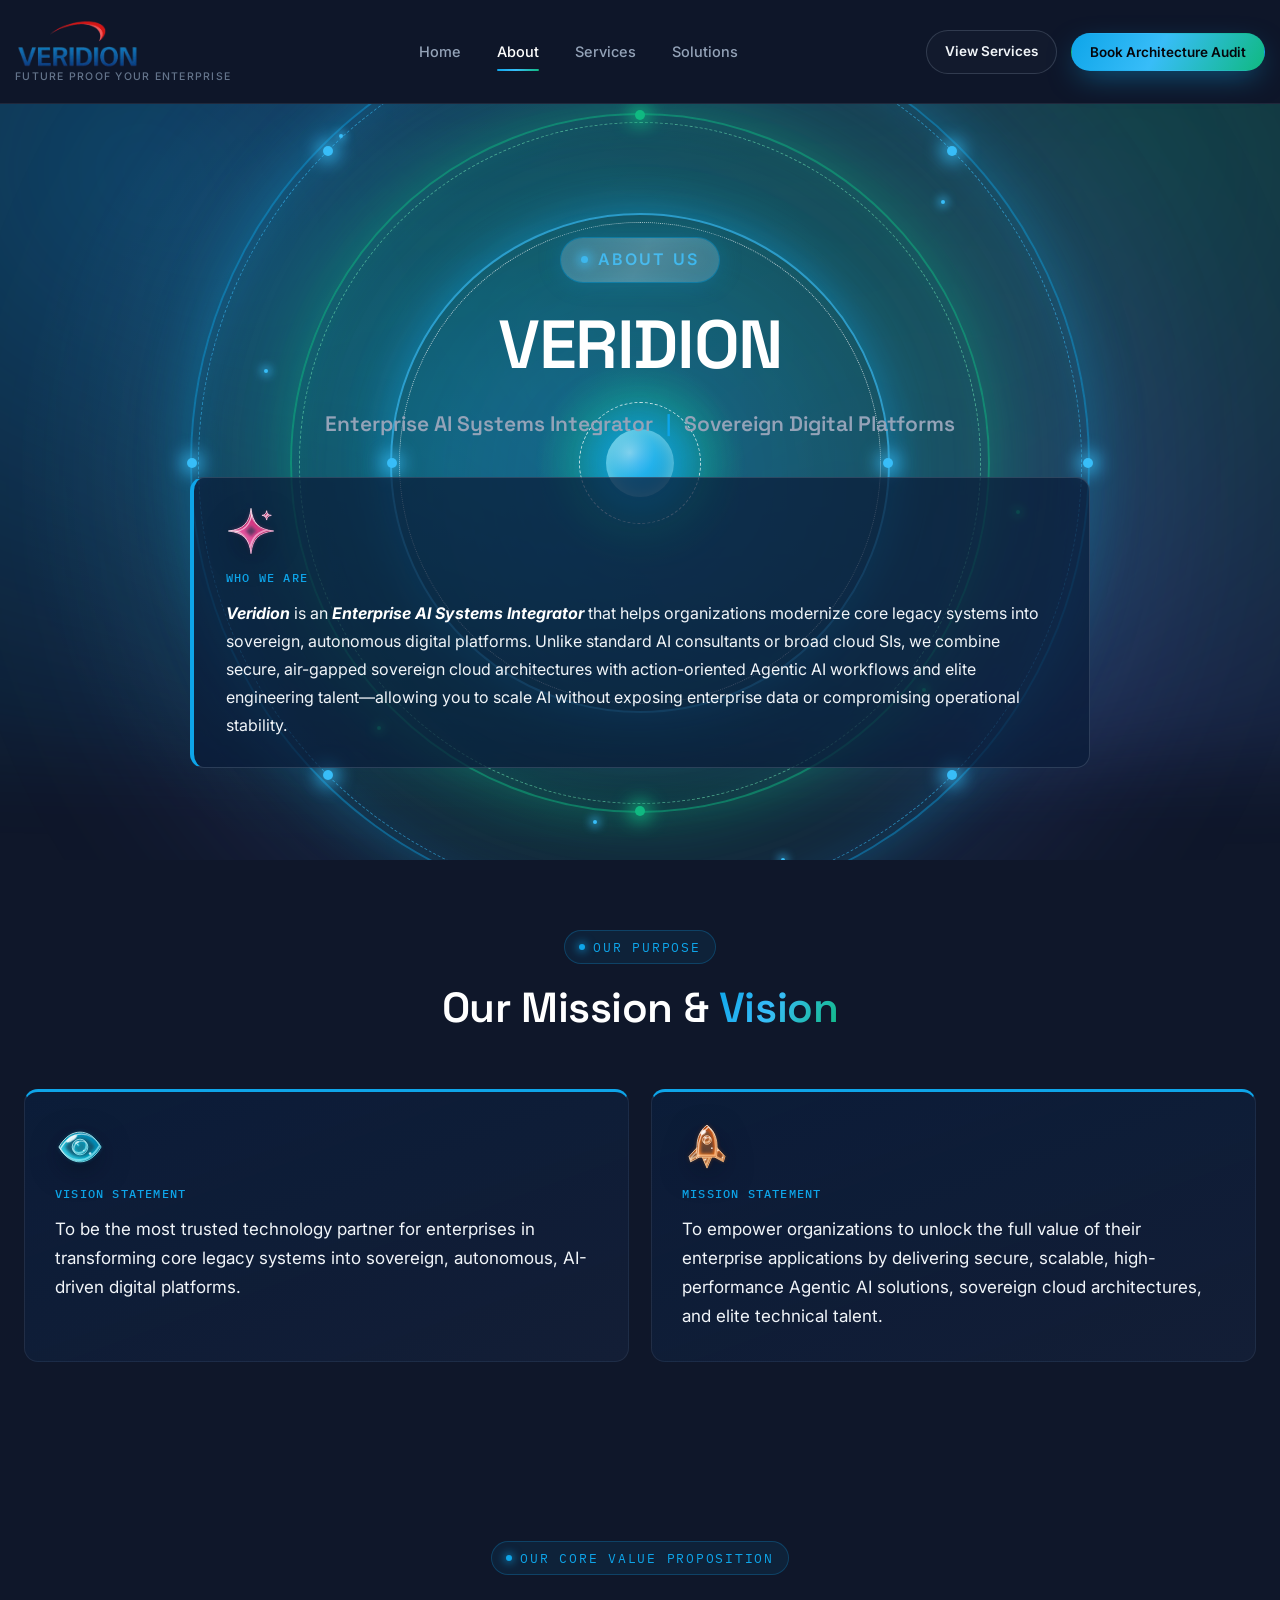
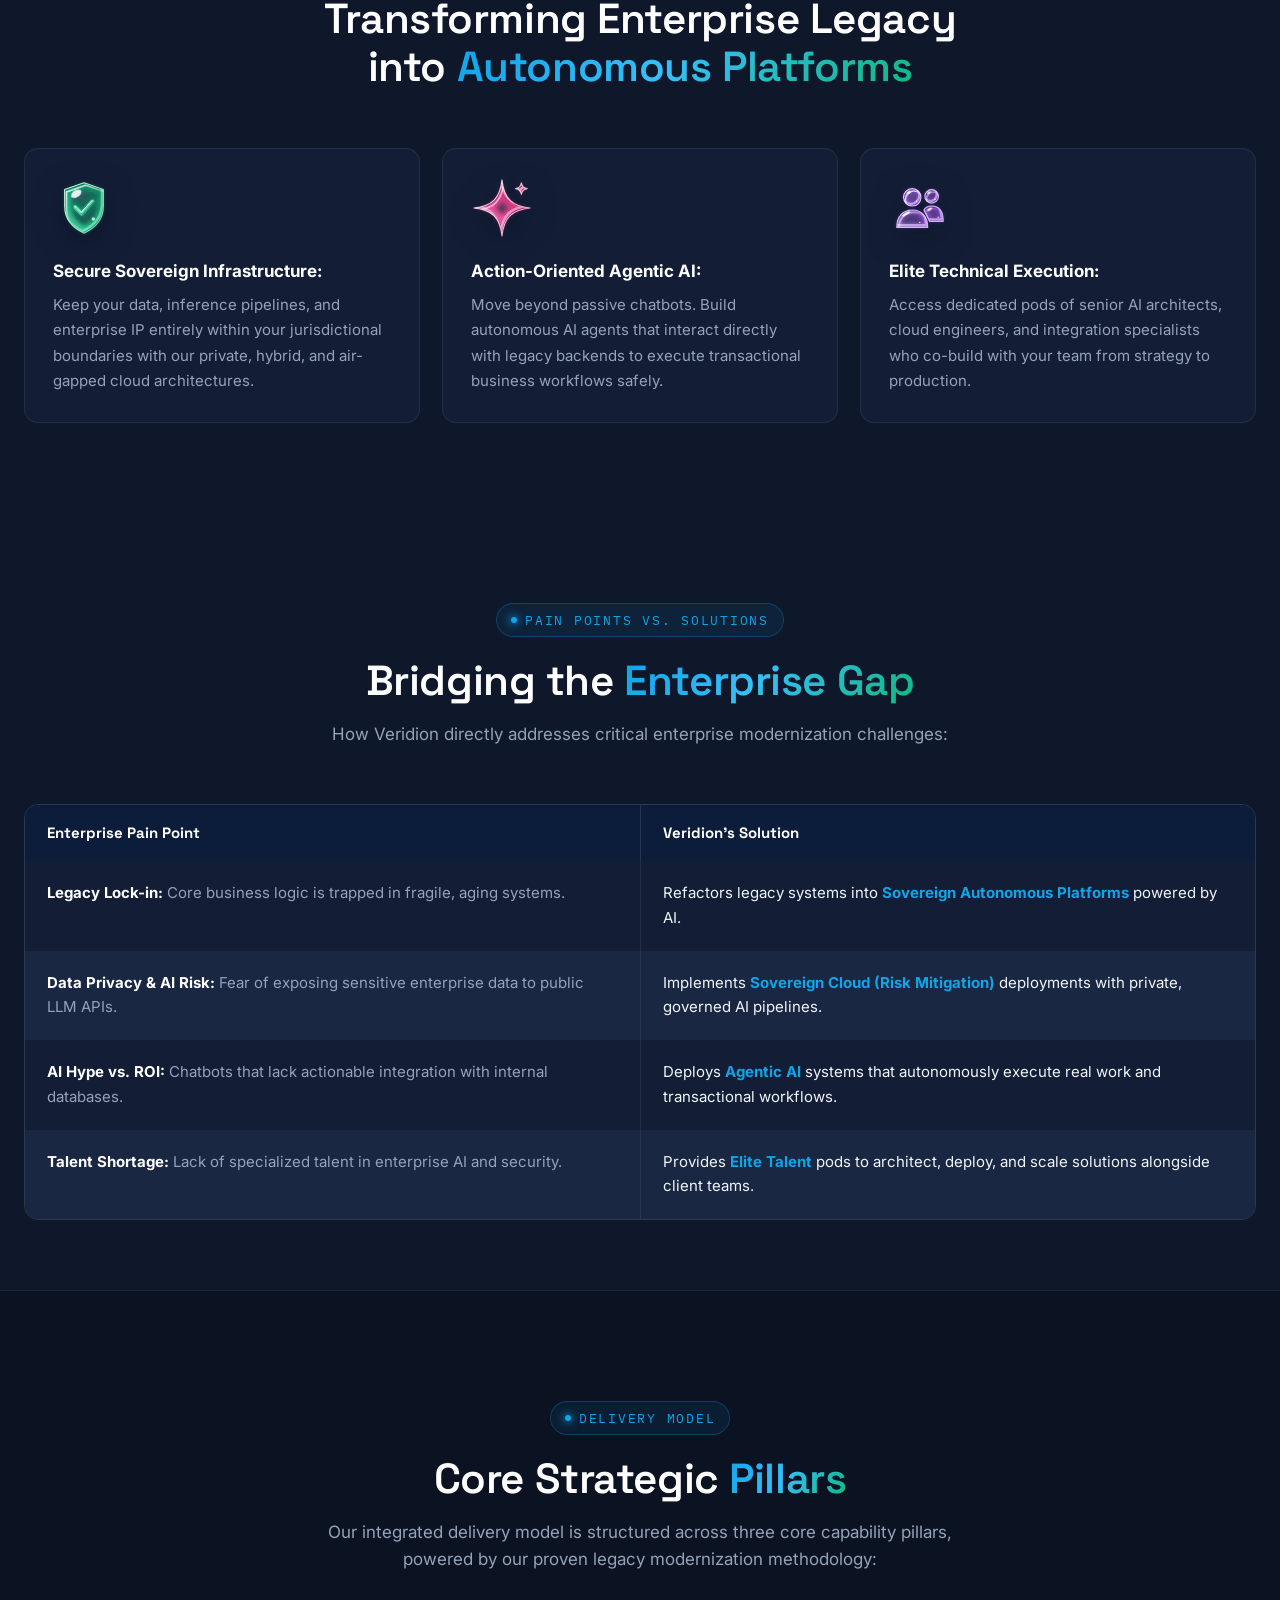
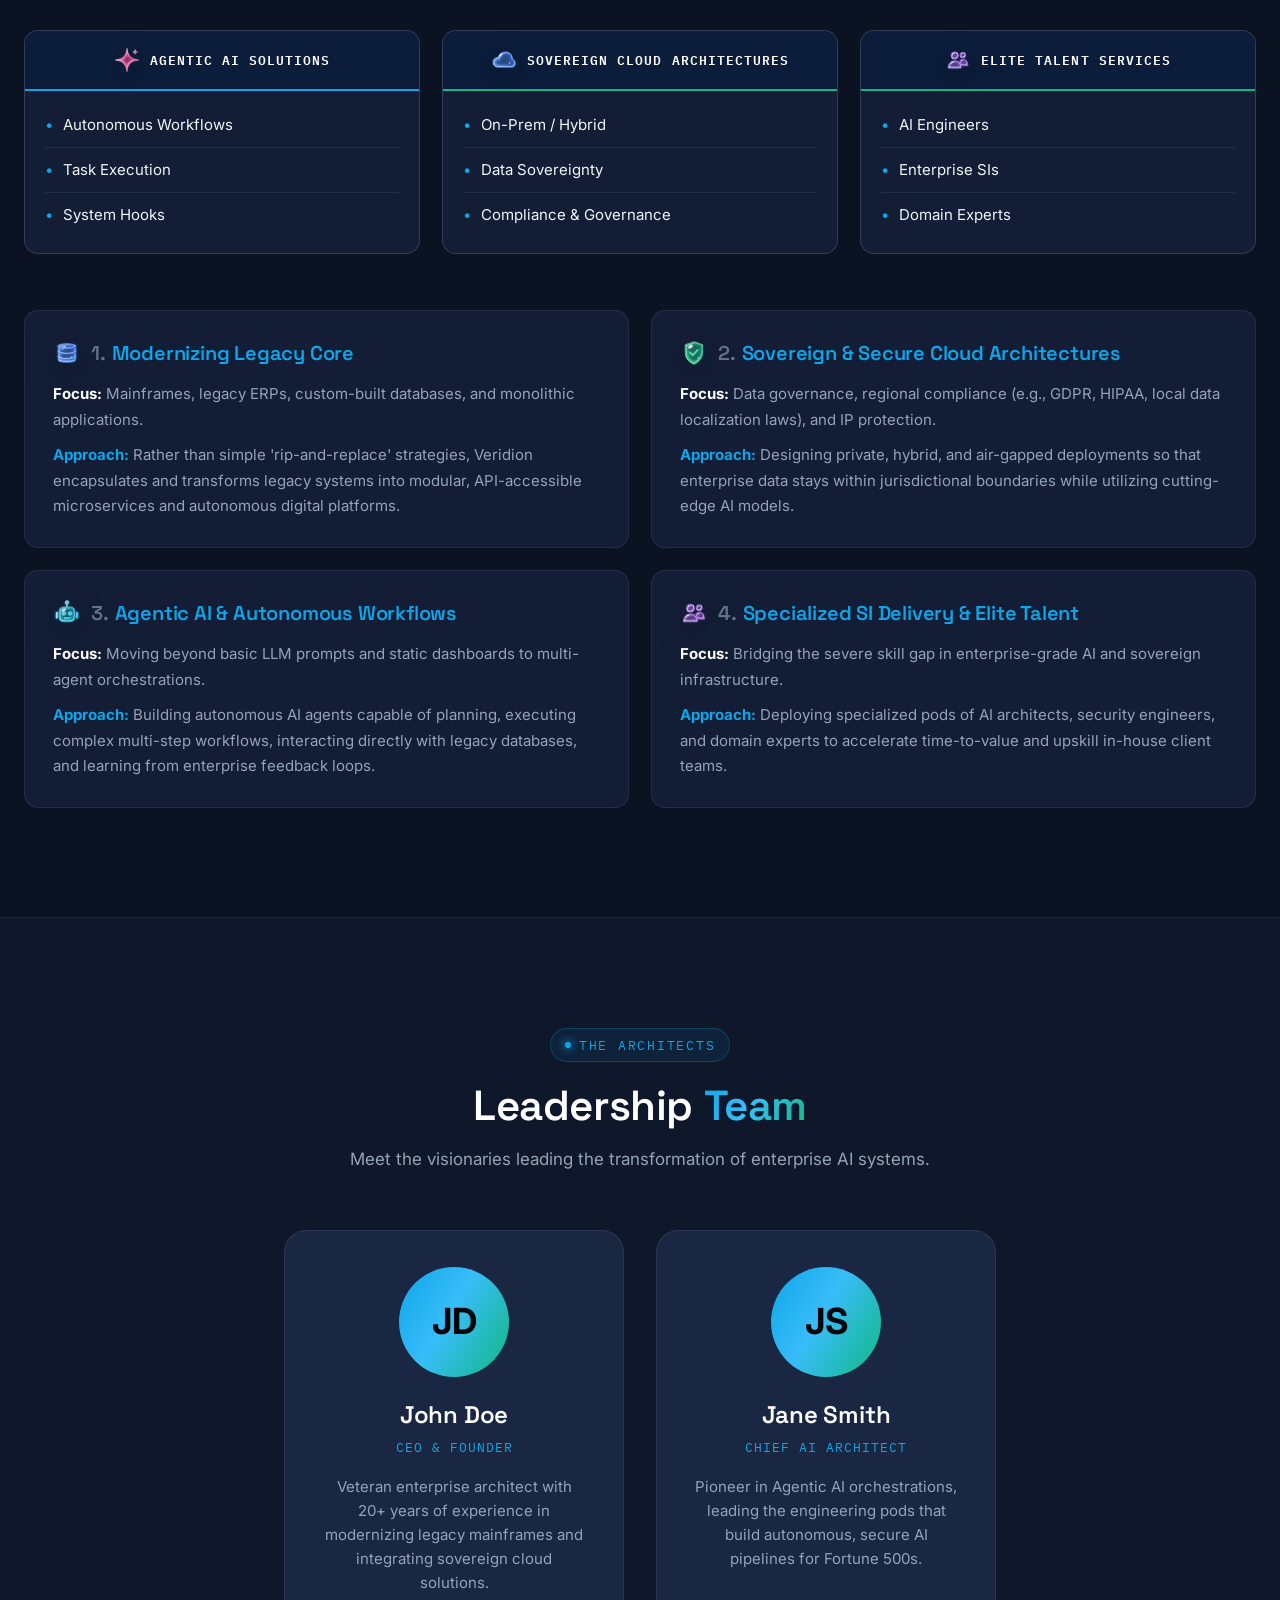
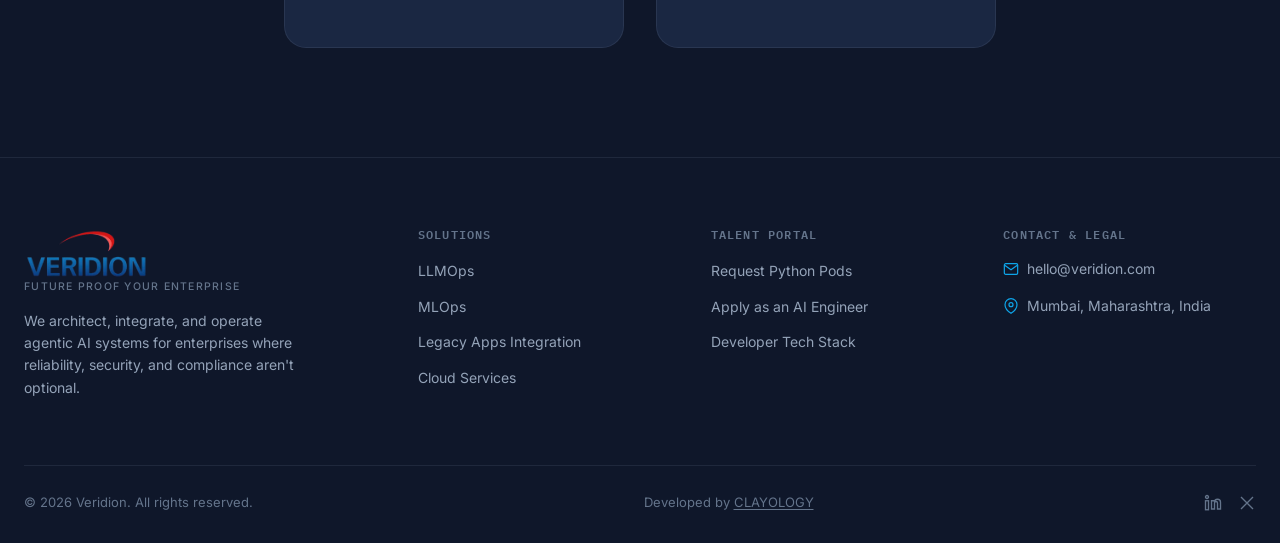
<file: about.html>
<!DOCTYPE html>
<html lang="en">

<head>
  <meta charset="UTF-8">
  <meta name="viewport" content="width=device-width, initial-scale=1.0">
  <title>About Veridion  | Enterprise AI Systems Integrator</title>
  <meta name="description"
    content="Veridion  is an Enterprise AI Systems Integrator delivering agentic AI orchestration, LLMOps infrastructure, and secure legacy system integration for the enterprise.">
  <link rel="preconnect" href="https://fonts.googleapis.com">
  <link rel="preconnect" href="https://fonts.gstatic.com" crossorigin>
  <link
    href="https://fonts.googleapis.com/css2?family=Inter:wght@400;500;600;700;800&family=Space+Grotesk:wght@500;600;700&family=IBM+Plex+Mono:wght@400;500&display=swap"
    rel="stylesheet">
  <link rel="stylesheet" href="css/style.css?v=3.6">
</head>

<body>
  <!-- glass-icons:start --><svg class="gi-sprite" xmlns="http://www.w3.org/2000/svg" aria-hidden="true" focusable="false" style="position:absolute;width:0;height:0;overflow:hidden"><defs><linearGradient id="giClear-cyan" gradientUnits="userSpaceOnUse" x1="8" y1="6" x2="56" y2="58"><stop offset="0" stop-color="#FFFFFF" stop-opacity="0.22"/><stop offset="0.5" stop-color="#A5F3FC" stop-opacity="0.08"/><stop offset="1" stop-color="#67E8F9" stop-opacity="0.16"/></linearGradient><linearGradient id="giEdge-cyan" gradientUnits="userSpaceOnUse" x1="6" y1="58" x2="58" y2="6"><stop offset="0" stop-color="#67E8F9"/><stop offset="0.45" stop-color="#06B6D4"/><stop offset="1" stop-color="#0369A1"/></linearGradient><linearGradient id="giRim-cyan" gradientUnits="userSpaceOnUse" x1="6" y1="6" x2="58" y2="58"><stop offset="0" stop-color="#FFFFFF"/><stop offset="0.5" stop-color="#A5F3FC"/><stop offset="1" stop-color="#67E8F9"/></linearGradient><linearGradient id="giClear-blue" gradientUnits="userSpaceOnUse" x1="8" y1="6" x2="56" y2="58"><stop offset="0" stop-color="#FFFFFF" stop-opacity="0.22"/><stop offset="0.5" stop-color="#BFDBFE" stop-opacity="0.08"/><stop offset="1" stop-color="#93C5FD" stop-opacity="0.16"/></linearGradient><linearGradient id="giEdge-blue" gradientUnits="userSpaceOnUse" x1="6" y1="58" x2="58" y2="6"><stop offset="0" stop-color="#93C5FD"/><stop offset="0.45" stop-color="#3B82F6"/><stop offset="1" stop-color="#1D4ED8"/></linearGradient><linearGradient id="giRim-blue" gradientUnits="userSpaceOnUse" x1="6" y1="6" x2="58" y2="58"><stop offset="0" stop-color="#FFFFFF"/><stop offset="0.5" stop-color="#BFDBFE"/><stop offset="1" stop-color="#93C5FD"/></linearGradient><linearGradient id="giClear-indigo" gradientUnits="userSpaceOnUse" x1="8" y1="6" x2="56" y2="58"><stop offset="0" stop-color="#FFFFFF" stop-opacity="0.22"/><stop offset="0.5" stop-color="#C7D2FE" stop-opacity="0.08"/><stop offset="1" stop-color="#A5B4FC" stop-opacity="0.16"/></linearGradient><linearGradient id="giEdge-indigo" gradientUnits="userSpaceOnUse" x1="6" y1="58" x2="58" y2="6"><stop offset="0" stop-color="#A5B4FC"/><stop offset="0.45" stop-color="#6366F1"/><stop offset="1" stop-color="#4338CA"/></linearGradient><linearGradient id="giRim-indigo" gradientUnits="userSpaceOnUse" x1="6" y1="6" x2="58" y2="58"><stop offset="0" stop-color="#FFFFFF"/><stop offset="0.5" stop-color="#C7D2FE"/><stop offset="1" stop-color="#A5B4FC"/></linearGradient><linearGradient id="giClear-violet" gradientUnits="userSpaceOnUse" x1="8" y1="6" x2="56" y2="58"><stop offset="0" stop-color="#FFFFFF" stop-opacity="0.22"/><stop offset="0.5" stop-color="#E9D5FF" stop-opacity="0.08"/><stop offset="1" stop-color="#D8B4FE" stop-opacity="0.16"/></linearGradient><linearGradient id="giEdge-violet" gradientUnits="userSpaceOnUse" x1="6" y1="58" x2="58" y2="6"><stop offset="0" stop-color="#D8B4FE"/><stop offset="0.45" stop-color="#A855F7"/><stop offset="1" stop-color="#7E22CE"/></linearGradient><linearGradient id="giRim-violet" gradientUnits="userSpaceOnUse" x1="6" y1="6" x2="58" y2="58"><stop offset="0" stop-color="#FFFFFF"/><stop offset="0.5" stop-color="#E9D5FF"/><stop offset="1" stop-color="#D8B4FE"/></linearGradient><linearGradient id="giClear-pink" gradientUnits="userSpaceOnUse" x1="8" y1="6" x2="56" y2="58"><stop offset="0" stop-color="#FFFFFF" stop-opacity="0.22"/><stop offset="0.5" stop-color="#FBCFE8" stop-opacity="0.08"/><stop offset="1" stop-color="#F9A8D4" stop-opacity="0.16"/></linearGradient><linearGradient id="giEdge-pink" gradientUnits="userSpaceOnUse" x1="6" y1="58" x2="58" y2="6"><stop offset="0" stop-color="#F9A8D4"/><stop offset="0.45" stop-color="#EC4899"/><stop offset="1" stop-color="#BE185D"/></linearGradient><linearGradient id="giRim-pink" gradientUnits="userSpaceOnUse" x1="6" y1="6" x2="58" y2="58"><stop offset="0" stop-color="#FFFFFF"/><stop offset="0.5" stop-color="#FBCFE8"/><stop offset="1" stop-color="#F9A8D4"/></linearGradient><linearGradient id="giClear-rose" gradientUnits="userSpaceOnUse" x1="8" y1="6" x2="56" y2="58"><stop offset="0" stop-color="#FFFFFF" stop-opacity="0.22"/><stop offset="0.5" stop-color="#FECDD3" stop-opacity="0.08"/><stop offset="1" stop-color="#FDA4AF" stop-opacity="0.16"/></linearGradient><linearGradient id="giEdge-rose" gradientUnits="userSpaceOnUse" x1="6" y1="58" x2="58" y2="6"><stop offset="0" stop-color="#FDA4AF"/><stop offset="0.45" stop-color="#F43F5E"/><stop offset="1" stop-color="#BE123C"/></linearGradient><linearGradient id="giRim-rose" gradientUnits="userSpaceOnUse" x1="6" y1="6" x2="58" y2="58"><stop offset="0" stop-color="#FFFFFF"/><stop offset="0.5" stop-color="#FECDD3"/><stop offset="1" stop-color="#FDA4AF"/></linearGradient><linearGradient id="giClear-orange" gradientUnits="userSpaceOnUse" x1="8" y1="6" x2="56" y2="58"><stop offset="0" stop-color="#FFFFFF" stop-opacity="0.22"/><stop offset="0.5" stop-color="#FED7AA" stop-opacity="0.08"/><stop offset="1" stop-color="#FDBA74" stop-opacity="0.16"/></linearGradient><linearGradient id="giEdge-orange" gradientUnits="userSpaceOnUse" x1="6" y1="58" x2="58" y2="6"><stop offset="0" stop-color="#FDBA74"/><stop offset="0.45" stop-color="#F97316"/><stop offset="1" stop-color="#C2410C"/></linearGradient><linearGradient id="giRim-orange" gradientUnits="userSpaceOnUse" x1="6" y1="6" x2="58" y2="58"><stop offset="0" stop-color="#FFFFFF"/><stop offset="0.5" stop-color="#FED7AA"/><stop offset="1" stop-color="#FDBA74"/></linearGradient><linearGradient id="giClear-gold" gradientUnits="userSpaceOnUse" x1="8" y1="6" x2="56" y2="58"><stop offset="0" stop-color="#FFFFFF" stop-opacity="0.22"/><stop offset="0.5" stop-color="#FEF3C7" stop-opacity="0.08"/><stop offset="1" stop-color="#FDE68A" stop-opacity="0.16"/></linearGradient><linearGradient id="giEdge-gold" gradientUnits="userSpaceOnUse" x1="6" y1="58" x2="58" y2="6"><stop offset="0" stop-color="#FDE68A"/><stop offset="0.45" stop-color="#F59E0B"/><stop offset="1" stop-color="#B45309"/></linearGradient><linearGradient id="giRim-gold" gradientUnits="userSpaceOnUse" x1="6" y1="6" x2="58" y2="58"><stop offset="0" stop-color="#FFFFFF"/><stop offset="0.5" stop-color="#FEF3C7"/><stop offset="1" stop-color="#FDE68A"/></linearGradient><linearGradient id="giClear-emerald" gradientUnits="userSpaceOnUse" x1="8" y1="6" x2="56" y2="58"><stop offset="0" stop-color="#FFFFFF" stop-opacity="0.22"/><stop offset="0.5" stop-color="#A7F3D0" stop-opacity="0.08"/><stop offset="1" stop-color="#6EE7B7" stop-opacity="0.16"/></linearGradient><linearGradient id="giEdge-emerald" gradientUnits="userSpaceOnUse" x1="6" y1="58" x2="58" y2="6"><stop offset="0" stop-color="#6EE7B7"/><stop offset="0.45" stop-color="#10B981"/><stop offset="1" stop-color="#047857"/></linearGradient><linearGradient id="giRim-emerald" gradientUnits="userSpaceOnUse" x1="6" y1="6" x2="58" y2="58"><stop offset="0" stop-color="#FFFFFF"/><stop offset="0.5" stop-color="#A7F3D0"/><stop offset="1" stop-color="#6EE7B7"/></linearGradient><linearGradient id="giClear-teal" gradientUnits="userSpaceOnUse" x1="8" y1="6" x2="56" y2="58"><stop offset="0" stop-color="#FFFFFF" stop-opacity="0.22"/><stop offset="0.5" stop-color="#99F6E4" stop-opacity="0.08"/><stop offset="1" stop-color="#5EEAD4" stop-opacity="0.16"/></linearGradient><linearGradient id="giEdge-teal" gradientUnits="userSpaceOnUse" x1="6" y1="58" x2="58" y2="6"><stop offset="0" stop-color="#5EEAD4"/><stop offset="0.45" stop-color="#14B8A6"/><stop offset="1" stop-color="#0F766E"/></linearGradient><linearGradient id="giRim-teal" gradientUnits="userSpaceOnUse" x1="6" y1="6" x2="58" y2="58"><stop offset="0" stop-color="#FFFFFF"/><stop offset="0.5" stop-color="#99F6E4"/><stop offset="1" stop-color="#5EEAD4"/></linearGradient><linearGradient id="giSpec" gradientUnits="userSpaceOnUse" x1="6" y1="4" x2="40" y2="40"><stop offset="0" stop-color="#FFFFFF" stop-opacity="1"/><stop offset="0.6" stop-color="#FFFFFF" stop-opacity="0.5"/><stop offset="1" stop-color="#FFFFFF" stop-opacity="0"/></linearGradient><filter id="giGlow" filterUnits="userSpaceOnUse" x="-12" y="-12" width="88" height="88"><feGaussianBlur stdDeviation="2.6"/></filter><filter id="giBlur2" filterUnits="userSpaceOnUse" x="-12" y="-12" width="88" height="88"><feGaussianBlur stdDeviation="2.2"/></filter><filter id="giBlur1" filterUnits="userSpaceOnUse" x="-12" y="-12" width="88" height="88"><feGaussianBlur stdDeviation="0.8"/></filter></defs><symbol id="gi-shield" viewBox="0 0 64 64"><clipPath id="giC1"><path d="M32 6 L52 13 V30 C52 44 43 53 32 58 C21 53 12 44 12 30 V13 Z" clip-rule="evenodd"/></clipPath><path d="M32 6 L52 13 V30 C52 44 43 53 32 58 C21 53 12 44 12 30 V13 Z" fill="#10B981" opacity="0.32" filter="url(#giGlow)" fill-rule="evenodd"/><path d="M32 6 L52 13 V30 C52 44 43 53 32 58 C21 53 12 44 12 30 V13 Z" fill="url(#giClear-emerald)" fill-rule="evenodd"/><g clip-path="url(#giC1)"><path d="M32 6 L52 13 V30 C52 44 43 53 32 58 C21 53 12 44 12 30 V13 Z" fill="none" stroke="url(#giEdge-emerald)" stroke-width="13.6" opacity="0.95" filter="url(#giBlur2)"/><path d="M32 6 L52 13 V30 C52 44 43 53 32 58 C21 53 12 44 12 30 V13 Z" fill="none" stroke="#064E3B" stroke-width="2.4" opacity="0.6" filter="url(#giBlur1)"/><path d="M32 6 L52 13 V30 C52 44 43 53 32 58 C21 53 12 44 12 30 V13 Z" fill="none" stroke="#A7F3D0" stroke-width="2.6" opacity="0.6" filter="url(#giBlur1)" transform="translate(-1.6 -2.2)"/><path d="M32 6 L52 13 V30 C52 44 43 53 32 58 C21 53 12 44 12 30 V13 Z" fill="none" stroke="url(#giSpec)" stroke-width="1.7" transform="translate(1.9 2.5)"/><ellipse cx="24.0" cy="17.4" rx="6.0" ry="3.6" fill="#FFFFFF" opacity="0.9" transform="rotate(-32 24.0 17.4)" filter="url(#giBlur1)"/><circle cx="41.6" cy="43.4" r="1.8" fill="#FFFFFF" opacity="0.75"/></g><path d="M32 6 L52 13 V30 C52 44 43 53 32 58 C21 53 12 44 12 30 V13 Z" fill="none" stroke="url(#giRim-emerald)" stroke-width="1.1" opacity="0.9" stroke-linejoin="round"/><path d="M23 31 L29.5 37.5 L41 25" stroke-linecap="round" stroke-linejoin="round" fill="none" stroke="#10B981" stroke-opacity="0.42" stroke-width="8" filter="url(#giGlow)"/><path d="M23 31 L29.5 37.5 L41 25" stroke-linecap="round" stroke-linejoin="round" fill="none" stroke="url(#giEdge-emerald)" stroke-width="5"/><path d="M23 31 L29.5 37.5 L41 25" stroke-linecap="round" stroke-linejoin="round" fill="none" stroke="#FFFFFF" stroke-opacity="0.4" stroke-width="2.75" filter="url(#giBlur1)"/><path d="M23 31 L29.5 37.5 L41 25" stroke-linecap="round" stroke-linejoin="round" fill="none" stroke="#064E3B" stroke-opacity="0.5" stroke-width="0.80" transform="translate(0.7 1)"/><path d="M23 31 L29.5 37.5 L41 25" stroke-linecap="round" stroke-linejoin="round" fill="none" stroke="#FFFFFF" stroke-opacity="0.9" stroke-width="1.00" transform="translate(-0.6 -0.9)"/></symbol><symbol id="gi-lock" viewBox="0 0 64 64"><path d="M21 29 V21 A11 11 0 0 1 43 21 V29" stroke-linecap="round" stroke-linejoin="round" fill="none" stroke="#F59E0B" stroke-opacity="0.42" stroke-width="9" filter="url(#giGlow)"/><path d="M21 29 V21 A11 11 0 0 1 43 21 V29" stroke-linecap="round" stroke-linejoin="round" fill="none" stroke="url(#giEdge-gold)" stroke-width="6"/><path d="M21 29 V21 A11 11 0 0 1 43 21 V29" stroke-linecap="round" stroke-linejoin="round" fill="none" stroke="#FFFFFF" stroke-opacity="0.4" stroke-width="3.30" filter="url(#giBlur1)"/><path d="M21 29 V21 A11 11 0 0 1 43 21 V29" stroke-linecap="round" stroke-linejoin="round" fill="none" stroke="#78350F" stroke-opacity="0.5" stroke-width="0.96" transform="translate(0.7 1)"/><path d="M21 29 V21 A11 11 0 0 1 43 21 V29" stroke-linecap="round" stroke-linejoin="round" fill="none" stroke="#FFFFFF" stroke-opacity="0.9" stroke-width="1.20" transform="translate(-0.6 -0.9)"/><clipPath id="giC2"><path d="M20 28 H44 A8 8 0 0 1 52 36 V48 A8 8 0 0 1 44 56 H20 A8 8 0 0 1 12 48 V36 A8 8 0 0 1 20 28 Z" clip-rule="evenodd"/></clipPath><path d="M20 28 H44 A8 8 0 0 1 52 36 V48 A8 8 0 0 1 44 56 H20 A8 8 0 0 1 12 48 V36 A8 8 0 0 1 20 28 Z" fill="#F59E0B" opacity="0.32" filter="url(#giGlow)" fill-rule="evenodd"/><path d="M20 28 H44 A8 8 0 0 1 52 36 V48 A8 8 0 0 1 44 56 H20 A8 8 0 0 1 12 48 V36 A8 8 0 0 1 20 28 Z" fill="url(#giClear-gold)" fill-rule="evenodd"/><g clip-path="url(#giC2)"><path d="M20 28 H44 A8 8 0 0 1 52 36 V48 A8 8 0 0 1 44 56 H20 A8 8 0 0 1 12 48 V36 A8 8 0 0 1 20 28 Z" fill="none" stroke="url(#giEdge-gold)" stroke-width="9.5" opacity="0.95" filter="url(#giBlur2)"/><path d="M20 28 H44 A8 8 0 0 1 52 36 V48 A8 8 0 0 1 44 56 H20 A8 8 0 0 1 12 48 V36 A8 8 0 0 1 20 28 Z" fill="none" stroke="#78350F" stroke-width="2.4" opacity="0.6" filter="url(#giBlur1)"/><path d="M20 28 H44 A8 8 0 0 1 52 36 V48 A8 8 0 0 1 44 56 H20 A8 8 0 0 1 12 48 V36 A8 8 0 0 1 20 28 Z" fill="none" stroke="#FEF3C7" stroke-width="2.6" opacity="0.6" filter="url(#giBlur1)" transform="translate(-1.6 -2.2)"/><path d="M20 28 H44 A8 8 0 0 1 52 36 V48 A8 8 0 0 1 44 56 H20 A8 8 0 0 1 12 48 V36 A8 8 0 0 1 20 28 Z" fill="none" stroke="url(#giSpec)" stroke-width="1.7" transform="translate(1.9 2.5)"/><ellipse cx="24.0" cy="34.2" rx="6.0" ry="2.0" fill="#FFFFFF" opacity="0.9" transform="rotate(-32 24.0 34.2)" filter="url(#giBlur1)"/><circle cx="41.6" cy="48.2" r="1.3" fill="#FFFFFF" opacity="0.75"/></g><path d="M20 28 H44 A8 8 0 0 1 52 36 V48 A8 8 0 0 1 44 56 H20 A8 8 0 0 1 12 48 V36 A8 8 0 0 1 20 28 Z" fill="none" stroke="url(#giRim-gold)" stroke-width="1.1" opacity="0.9" stroke-linejoin="round"/><path d="M32 38 V46" stroke-linecap="round" stroke-linejoin="round" fill="none" stroke="#F59E0B" stroke-opacity="0.42" stroke-width="8" filter="url(#giGlow)"/><path d="M32 38 V46" stroke-linecap="round" stroke-linejoin="round" fill="none" stroke="url(#giEdge-gold)" stroke-width="5"/><path d="M32 38 V46" stroke-linecap="round" stroke-linejoin="round" fill="none" stroke="#FFFFFF" stroke-opacity="0.4" stroke-width="2.75" filter="url(#giBlur1)"/><path d="M32 38 V46" stroke-linecap="round" stroke-linejoin="round" fill="none" stroke="#78350F" stroke-opacity="0.5" stroke-width="0.80" transform="translate(0.7 1)"/><path d="M32 38 V46" stroke-linecap="round" stroke-linejoin="round" fill="none" stroke="#FFFFFF" stroke-opacity="0.9" stroke-width="1.00" transform="translate(-0.6 -0.9)"/></symbol><symbol id="gi-users" viewBox="0 0 64 64"><clipPath id="giC3"><path d="M37 20 a7 7 0 1 0 14 0 a7 7 0 1 0 -14 0 Z" clip-rule="evenodd"/></clipPath><path d="M37 20 a7 7 0 1 0 14 0 a7 7 0 1 0 -14 0 Z" fill="#A855F7" opacity="0.32" filter="url(#giGlow)" fill-rule="evenodd"/><path d="M37 20 a7 7 0 1 0 14 0 a7 7 0 1 0 -14 0 Z" fill="url(#giClear-violet)" fill-rule="evenodd"/><g clip-path="url(#giC3)"><path d="M37 20 a7 7 0 1 0 14 0 a7 7 0 1 0 -14 0 Z" fill="none" stroke="url(#giEdge-violet)" stroke-width="4.8" opacity="0.95" filter="url(#giBlur2)"/><path d="M37 20 a7 7 0 1 0 14 0 a7 7 0 1 0 -14 0 Z" fill="none" stroke="#4C1D95" stroke-width="2.4" opacity="0.6" filter="url(#giBlur1)"/><path d="M37 20 a7 7 0 1 0 14 0 a7 7 0 1 0 -14 0 Z" fill="none" stroke="#E9D5FF" stroke-width="2.6" opacity="0.6" filter="url(#giBlur1)" transform="translate(-1.6 -2.2)"/><path d="M37 20 a7 7 0 1 0 14 0 a7 7 0 1 0 -14 0 Z" fill="none" stroke="url(#giSpec)" stroke-width="1.7" transform="translate(1.9 2.5)"/><ellipse cx="41.2" cy="16.1" rx="2.1" ry="1.2" fill="#FFFFFF" opacity="0.9" transform="rotate(-32 41.2 16.1)" filter="url(#giBlur1)"/><circle cx="47.4" cy="23.1" r="0.8" fill="#FFFFFF" opacity="0.75"/></g><path d="M37 20 a7 7 0 1 0 14 0 a7 7 0 1 0 -14 0 Z" fill="none" stroke="url(#giRim-violet)" stroke-width="1.1" opacity="0.9" stroke-linejoin="round"/><clipPath id="giC4"><path d="M36 34 C38 31 41 30 44 30 C51 30 56 35 56 46 H42 Z" clip-rule="evenodd"/></clipPath><path d="M36 34 C38 31 41 30 44 30 C51 30 56 35 56 46 H42 Z" fill="#A855F7" opacity="0.32" filter="url(#giGlow)" fill-rule="evenodd"/><path d="M36 34 C38 31 41 30 44 30 C51 30 56 35 56 46 H42 Z" fill="url(#giClear-violet)" fill-rule="evenodd"/><g clip-path="url(#giC4)"><path d="M36 34 C38 31 41 30 44 30 C51 30 56 35 56 46 H42 Z" fill="none" stroke="url(#giEdge-violet)" stroke-width="5.4" opacity="0.95" filter="url(#giBlur2)"/><path d="M36 34 C38 31 41 30 44 30 C51 30 56 35 56 46 H42 Z" fill="none" stroke="#4C1D95" stroke-width="2.4" opacity="0.6" filter="url(#giBlur1)"/><path d="M36 34 C38 31 41 30 44 30 C51 30 56 35 56 46 H42 Z" fill="none" stroke="#E9D5FF" stroke-width="2.6" opacity="0.6" filter="url(#giBlur1)" transform="translate(-1.6 -2.2)"/><path d="M36 34 C38 31 41 30 44 30 C51 30 56 35 56 46 H42 Z" fill="none" stroke="url(#giSpec)" stroke-width="1.7" transform="translate(1.9 2.5)"/><ellipse cx="42.0" cy="33.5" rx="3.0" ry="1.2" fill="#FFFFFF" opacity="0.9" transform="rotate(-32 42.0 33.5)" filter="url(#giBlur1)"/><circle cx="50.8" cy="41.5" r="0.8" fill="#FFFFFF" opacity="0.75"/></g><path d="M36 34 C38 31 41 30 44 30 C51 30 56 35 56 46 H42 Z" fill="none" stroke="url(#giRim-violet)" stroke-width="1.1" opacity="0.9" stroke-linejoin="round"/><clipPath id="giC5"><path d="M15 21 a9 9 0 1 0 18 0 a9 9 0 1 0 -18 0 Z" clip-rule="evenodd"/></clipPath><path d="M15 21 a9 9 0 1 0 18 0 a9 9 0 1 0 -18 0 Z" fill="#A855F7" opacity="0.32" filter="url(#giGlow)" fill-rule="evenodd"/><path d="M15 21 a9 9 0 1 0 18 0 a9 9 0 1 0 -18 0 Z" fill="url(#giClear-violet)" fill-rule="evenodd"/><g clip-path="url(#giC5)"><path d="M15 21 a9 9 0 1 0 18 0 a9 9 0 1 0 -18 0 Z" fill="none" stroke="url(#giEdge-violet)" stroke-width="6.1" opacity="0.95" filter="url(#giBlur2)"/><path d="M15 21 a9 9 0 1 0 18 0 a9 9 0 1 0 -18 0 Z" fill="none" stroke="#4C1D95" stroke-width="2.4" opacity="0.6" filter="url(#giBlur1)"/><path d="M15 21 a9 9 0 1 0 18 0 a9 9 0 1 0 -18 0 Z" fill="none" stroke="#E9D5FF" stroke-width="2.6" opacity="0.6" filter="url(#giBlur1)" transform="translate(-1.6 -2.2)"/><path d="M15 21 a9 9 0 1 0 18 0 a9 9 0 1 0 -18 0 Z" fill="none" stroke="url(#giSpec)" stroke-width="1.7" transform="translate(1.9 2.5)"/><ellipse cx="20.4" cy="16.0" rx="2.7" ry="1.3" fill="#FFFFFF" opacity="0.9" transform="rotate(-32 20.4 16.0)" filter="url(#giBlur1)"/><circle cx="28.3" cy="25.0" r="0.8" fill="#FFFFFF" opacity="0.75"/></g><path d="M15 21 a9 9 0 1 0 18 0 a9 9 0 1 0 -18 0 Z" fill="none" stroke="url(#giRim-violet)" stroke-width="1.1" opacity="0.9" stroke-linejoin="round"/><clipPath id="giC6"><path d="M8 52 C8 40 15 34 24 34 C33 34 40 40 40 52 Z" clip-rule="evenodd"/></clipPath><path d="M8 52 C8 40 15 34 24 34 C33 34 40 40 40 52 Z" fill="#A855F7" opacity="0.32" filter="url(#giGlow)" fill-rule="evenodd"/><path d="M8 52 C8 40 15 34 24 34 C33 34 40 40 40 52 Z" fill="url(#giClear-violet)" fill-rule="evenodd"/><g clip-path="url(#giC6)"><path d="M8 52 C8 40 15 34 24 34 C33 34 40 40 40 52 Z" fill="none" stroke="url(#giEdge-violet)" stroke-width="6.1" opacity="0.95" filter="url(#giBlur2)"/><path d="M8 52 C8 40 15 34 24 34 C33 34 40 40 40 52 Z" fill="none" stroke="#4C1D95" stroke-width="2.4" opacity="0.6" filter="url(#giBlur1)"/><path d="M8 52 C8 40 15 34 24 34 C33 34 40 40 40 52 Z" fill="none" stroke="#E9D5FF" stroke-width="2.6" opacity="0.6" filter="url(#giBlur1)" transform="translate(-1.6 -2.2)"/><path d="M8 52 C8 40 15 34 24 34 C33 34 40 40 40 52 Z" fill="none" stroke="url(#giSpec)" stroke-width="1.7" transform="translate(1.9 2.5)"/><ellipse cx="17.6" cy="38.0" rx="4.8" ry="1.3" fill="#FFFFFF" opacity="0.9" transform="rotate(-32 17.6 38.0)" filter="url(#giBlur1)"/><circle cx="31.7" cy="47.0" r="0.8" fill="#FFFFFF" opacity="0.75"/></g><path d="M8 52 C8 40 15 34 24 34 C33 34 40 40 40 52 Z" fill="none" stroke="url(#giRim-violet)" stroke-width="1.1" opacity="0.9" stroke-linejoin="round"/></symbol><symbol id="gi-eye" viewBox="0 0 64 64"><clipPath id="giC7"><path d="M5 32 C13 18 23 13 32 13 C41 13 51 18 59 32 C51 46 41 51 32 51 C23 51 13 46 5 32 Z" clip-rule="evenodd"/></clipPath><path d="M5 32 C13 18 23 13 32 13 C41 13 51 18 59 32 C51 46 41 51 32 51 C23 51 13 46 5 32 Z" fill="#06B6D4" opacity="0.32" filter="url(#giGlow)" fill-rule="evenodd"/><path d="M5 32 C13 18 23 13 32 13 C41 13 51 18 59 32 C51 46 41 51 32 51 C23 51 13 46 5 32 Z" fill="url(#giClear-cyan)" fill-rule="evenodd"/><g clip-path="url(#giC7)"><path d="M5 32 C13 18 23 13 32 13 C41 13 51 18 59 32 C51 46 41 51 32 51 C23 51 13 46 5 32 Z" fill="none" stroke="url(#giEdge-cyan)" stroke-width="12.9" opacity="0.95" filter="url(#giBlur2)"/><path d="M5 32 C13 18 23 13 32 13 C41 13 51 18 59 32 C51 46 41 51 32 51 C23 51 13 46 5 32 Z" fill="none" stroke="#164E63" stroke-width="2.4" opacity="0.6" filter="url(#giBlur1)"/><path d="M5 32 C13 18 23 13 32 13 C41 13 51 18 59 32 C51 46 41 51 32 51 C23 51 13 46 5 32 Z" fill="none" stroke="#A5F3FC" stroke-width="2.6" opacity="0.6" filter="url(#giBlur1)" transform="translate(-1.6 -2.2)"/><path d="M5 32 C13 18 23 13 32 13 C41 13 51 18 59 32 C51 46 41 51 32 51 C23 51 13 46 5 32 Z" fill="none" stroke="url(#giSpec)" stroke-width="1.7" transform="translate(1.9 2.5)"/><ellipse cx="21.2" cy="21.4" rx="8.1" ry="2.7" fill="#FFFFFF" opacity="0.9" transform="rotate(-32 21.2 21.4)" filter="url(#giBlur1)"/><circle cx="45.0" cy="40.4" r="1.7" fill="#FFFFFF" opacity="0.75"/></g><path d="M5 32 C13 18 23 13 32 13 C41 13 51 18 59 32 C51 46 41 51 32 51 C23 51 13 46 5 32 Z" fill="none" stroke="url(#giRim-cyan)" stroke-width="1.1" opacity="0.9" stroke-linejoin="round"/><clipPath id="giC8"><path d="M22 32 a10 10 0 1 0 20 0 a10 10 0 1 0 -20 0 Z" clip-rule="evenodd"/></clipPath><path d="M22 32 a10 10 0 1 0 20 0 a10 10 0 1 0 -20 0 Z" fill="#06B6D4" opacity="0.32" filter="url(#giGlow)" fill-rule="evenodd"/><path d="M22 32 a10 10 0 1 0 20 0 a10 10 0 1 0 -20 0 Z" fill="url(#giClear-cyan)" fill-rule="evenodd"/><g clip-path="url(#giC8)"><path d="M22 32 a10 10 0 1 0 20 0 a10 10 0 1 0 -20 0 Z" fill="none" stroke="url(#giEdge-cyan)" stroke-width="6.8" opacity="0.95" filter="url(#giBlur2)"/><path d="M22 32 a10 10 0 1 0 20 0 a10 10 0 1 0 -20 0 Z" fill="none" stroke="#164E63" stroke-width="2.4" opacity="0.6" filter="url(#giBlur1)"/><path d="M22 32 a10 10 0 1 0 20 0 a10 10 0 1 0 -20 0 Z" fill="none" stroke="#A5F3FC" stroke-width="2.6" opacity="0.6" filter="url(#giBlur1)" transform="translate(-1.6 -2.2)"/><path d="M22 32 a10 10 0 1 0 20 0 a10 10 0 1 0 -20 0 Z" fill="none" stroke="url(#giSpec)" stroke-width="1.7" transform="translate(1.9 2.5)"/><ellipse cx="28.0" cy="26.4" rx="3.0" ry="1.4" fill="#FFFFFF" opacity="0.9" transform="rotate(-32 28.0 26.4)" filter="url(#giBlur1)"/><circle cx="36.8" cy="36.4" r="0.9" fill="#FFFFFF" opacity="0.75"/></g><path d="M22 32 a10 10 0 1 0 20 0 a10 10 0 1 0 -20 0 Z" fill="none" stroke="url(#giRim-cyan)" stroke-width="1.1" opacity="0.9" stroke-linejoin="round"/><path d="M29 29 L30 30" stroke-linecap="round" stroke-linejoin="round" fill="none" stroke="#06B6D4" stroke-opacity="0.42" stroke-width="6" filter="url(#giGlow)"/><path d="M29 29 L30 30" stroke-linecap="round" stroke-linejoin="round" fill="none" stroke="url(#giEdge-cyan)" stroke-width="3"/><path d="M29 29 L30 30" stroke-linecap="round" stroke-linejoin="round" fill="none" stroke="#FFFFFF" stroke-opacity="0.4" stroke-width="1.65" filter="url(#giBlur1)"/><path d="M29 29 L30 30" stroke-linecap="round" stroke-linejoin="round" fill="none" stroke="#164E63" stroke-opacity="0.5" stroke-width="0.60" transform="translate(0.7 1)"/><path d="M29 29 L30 30" stroke-linecap="round" stroke-linejoin="round" fill="none" stroke="#FFFFFF" stroke-opacity="0.9" stroke-width="0.70" transform="translate(-0.6 -0.9)"/></symbol><symbol id="gi-database" viewBox="0 0 64 64"><clipPath id="giC9"><path d="M12 16 C12 9 52 9 52 16 V48 C52 55 12 55 12 48 Z" clip-rule="evenodd"/></clipPath><path d="M12 16 C12 9 52 9 52 16 V48 C52 55 12 55 12 48 Z" fill="#3B82F6" opacity="0.32" filter="url(#giGlow)" fill-rule="evenodd"/><path d="M12 16 C12 9 52 9 52 16 V48 C52 55 12 55 12 48 Z" fill="url(#giClear-blue)" fill-rule="evenodd"/><g clip-path="url(#giC9)"><path d="M12 16 C12 9 52 9 52 16 V48 C52 55 12 55 12 48 Z" fill="none" stroke="url(#giEdge-blue)" stroke-width="13.6" opacity="0.95" filter="url(#giBlur2)"/><path d="M12 16 C12 9 52 9 52 16 V48 C52 55 12 55 12 48 Z" fill="none" stroke="#1E3A8A" stroke-width="2.4" opacity="0.6" filter="url(#giBlur1)"/><path d="M12 16 C12 9 52 9 52 16 V48 C52 55 12 55 12 48 Z" fill="none" stroke="#BFDBFE" stroke-width="2.6" opacity="0.6" filter="url(#giBlur1)" transform="translate(-1.6 -2.2)"/><path d="M12 16 C12 9 52 9 52 16 V48 C52 55 12 55 12 48 Z" fill="none" stroke="url(#giSpec)" stroke-width="1.7" transform="translate(1.9 2.5)"/><ellipse cx="24.0" cy="20.1" rx="6.0" ry="3.0" fill="#FFFFFF" opacity="0.9" transform="rotate(-32 24.0 20.1)" filter="url(#giBlur1)"/><circle cx="41.6" cy="41.4" r="1.8" fill="#FFFFFF" opacity="0.75"/></g><path d="M12 16 C12 9 52 9 52 16 V48 C52 55 12 55 12 48 Z" fill="none" stroke="url(#giRim-blue)" stroke-width="1.1" opacity="0.9" stroke-linejoin="round"/><path d="M12 16 C12 23 52 23 52 16" stroke-linecap="round" stroke-linejoin="round" fill="none" stroke="#3B82F6" stroke-opacity="0.42" stroke-width="6" filter="url(#giGlow)"/><path d="M12 16 C12 23 52 23 52 16" stroke-linecap="round" stroke-linejoin="round" fill="none" stroke="url(#giEdge-blue)" stroke-width="3"/><path d="M12 16 C12 23 52 23 52 16" stroke-linecap="round" stroke-linejoin="round" fill="none" stroke="#FFFFFF" stroke-opacity="0.4" stroke-width="1.65" filter="url(#giBlur1)"/><path d="M12 16 C12 23 52 23 52 16" stroke-linecap="round" stroke-linejoin="round" fill="none" stroke="#1E3A8A" stroke-opacity="0.5" stroke-width="0.60" transform="translate(0.7 1)"/><path d="M12 16 C12 23 52 23 52 16" stroke-linecap="round" stroke-linejoin="round" fill="none" stroke="#FFFFFF" stroke-opacity="0.9" stroke-width="0.70" transform="translate(-0.6 -0.9)"/><path d="M12 28 C12 35 52 35 52 28" stroke-linecap="round" stroke-linejoin="round" fill="none" stroke="#3B82F6" stroke-opacity="0.42" stroke-width="6" filter="url(#giGlow)"/><path d="M12 28 C12 35 52 35 52 28" stroke-linecap="round" stroke-linejoin="round" fill="none" stroke="url(#giEdge-blue)" stroke-width="3"/><path d="M12 28 C12 35 52 35 52 28" stroke-linecap="round" stroke-linejoin="round" fill="none" stroke="#FFFFFF" stroke-opacity="0.4" stroke-width="1.65" filter="url(#giBlur1)"/><path d="M12 28 C12 35 52 35 52 28" stroke-linecap="round" stroke-linejoin="round" fill="none" stroke="#1E3A8A" stroke-opacity="0.5" stroke-width="0.60" transform="translate(0.7 1)"/><path d="M12 28 C12 35 52 35 52 28" stroke-linecap="round" stroke-linejoin="round" fill="none" stroke="#FFFFFF" stroke-opacity="0.9" stroke-width="0.70" transform="translate(-0.6 -0.9)"/><path d="M12 40 C12 47 52 47 52 40" stroke-linecap="round" stroke-linejoin="round" fill="none" stroke="#3B82F6" stroke-opacity="0.42" stroke-width="6" filter="url(#giGlow)"/><path d="M12 40 C12 47 52 47 52 40" stroke-linecap="round" stroke-linejoin="round" fill="none" stroke="url(#giEdge-blue)" stroke-width="3"/><path d="M12 40 C12 47 52 47 52 40" stroke-linecap="round" stroke-linejoin="round" fill="none" stroke="#FFFFFF" stroke-opacity="0.4" stroke-width="1.65" filter="url(#giBlur1)"/><path d="M12 40 C12 47 52 47 52 40" stroke-linecap="round" stroke-linejoin="round" fill="none" stroke="#1E3A8A" stroke-opacity="0.5" stroke-width="0.60" transform="translate(0.7 1)"/><path d="M12 40 C12 47 52 47 52 40" stroke-linecap="round" stroke-linejoin="round" fill="none" stroke="#FFFFFF" stroke-opacity="0.9" stroke-width="0.70" transform="translate(-0.6 -0.9)"/></symbol><symbol id="gi-network" viewBox="0 0 64 64"><path d="M32 20 V28 M27 37 L18 42 M37 37 L46 42 M20 46 H44" stroke-linecap="round" stroke-linejoin="round" fill="none" stroke="#14B8A6" stroke-opacity="0.42" stroke-width="7" filter="url(#giGlow)"/><path d="M32 20 V28 M27 37 L18 42 M37 37 L46 42 M20 46 H44" stroke-linecap="round" stroke-linejoin="round" fill="none" stroke="url(#giEdge-teal)" stroke-width="4"/><path d="M32 20 V28 M27 37 L18 42 M37 37 L46 42 M20 46 H44" stroke-linecap="round" stroke-linejoin="round" fill="none" stroke="#FFFFFF" stroke-opacity="0.4" stroke-width="2.20" filter="url(#giBlur1)"/><path d="M32 20 V28 M27 37 L18 42 M37 37 L46 42 M20 46 H44" stroke-linecap="round" stroke-linejoin="round" fill="none" stroke="#134E4A" stroke-opacity="0.5" stroke-width="0.64" transform="translate(0.7 1)"/><path d="M32 20 V28 M27 37 L18 42 M37 37 L46 42 M20 46 H44" stroke-linecap="round" stroke-linejoin="round" fill="none" stroke="#FFFFFF" stroke-opacity="0.9" stroke-width="0.80" transform="translate(-0.6 -0.9)"/><clipPath id="giC10"><path d="M25 13 a7 7 0 1 0 14 0 a7 7 0 1 0 -14 0 Z" clip-rule="evenodd"/></clipPath><path d="M25 13 a7 7 0 1 0 14 0 a7 7 0 1 0 -14 0 Z" fill="#14B8A6" opacity="0.32" filter="url(#giGlow)" fill-rule="evenodd"/><path d="M25 13 a7 7 0 1 0 14 0 a7 7 0 1 0 -14 0 Z" fill="url(#giClear-teal)" fill-rule="evenodd"/><g clip-path="url(#giC10)"><path d="M25 13 a7 7 0 1 0 14 0 a7 7 0 1 0 -14 0 Z" fill="none" stroke="url(#giEdge-teal)" stroke-width="4.8" opacity="0.95" filter="url(#giBlur2)"/><path d="M25 13 a7 7 0 1 0 14 0 a7 7 0 1 0 -14 0 Z" fill="none" stroke="#134E4A" stroke-width="2.4" opacity="0.6" filter="url(#giBlur1)"/><path d="M25 13 a7 7 0 1 0 14 0 a7 7 0 1 0 -14 0 Z" fill="none" stroke="#99F6E4" stroke-width="2.6" opacity="0.6" filter="url(#giBlur1)" transform="translate(-1.6 -2.2)"/><path d="M25 13 a7 7 0 1 0 14 0 a7 7 0 1 0 -14 0 Z" fill="none" stroke="url(#giSpec)" stroke-width="1.7" transform="translate(1.9 2.5)"/><ellipse cx="29.2" cy="9.1" rx="2.1" ry="1.2" fill="#FFFFFF" opacity="0.9" transform="rotate(-32 29.2 9.1)" filter="url(#giBlur1)"/><circle cx="35.4" cy="16.1" r="0.8" fill="#FFFFFF" opacity="0.75"/></g><path d="M25 13 a7 7 0 1 0 14 0 a7 7 0 1 0 -14 0 Z" fill="none" stroke="url(#giRim-teal)" stroke-width="1.1" opacity="0.9" stroke-linejoin="round"/><clipPath id="giC11"><path d="M26 34 a6 6 0 1 0 12 0 a6 6 0 1 0 -12 0 Z" clip-rule="evenodd"/></clipPath><path d="M26 34 a6 6 0 1 0 12 0 a6 6 0 1 0 -12 0 Z" fill="#14B8A6" opacity="0.32" filter="url(#giGlow)" fill-rule="evenodd"/><path d="M26 34 a6 6 0 1 0 12 0 a6 6 0 1 0 -12 0 Z" fill="url(#giClear-teal)" fill-rule="evenodd"/><g clip-path="url(#giC11)"><path d="M26 34 a6 6 0 1 0 12 0 a6 6 0 1 0 -12 0 Z" fill="none" stroke="url(#giEdge-teal)" stroke-width="4.1" opacity="0.95" filter="url(#giBlur2)"/><path d="M26 34 a6 6 0 1 0 12 0 a6 6 0 1 0 -12 0 Z" fill="none" stroke="#134E4A" stroke-width="2.4" opacity="0.6" filter="url(#giBlur1)"/><path d="M26 34 a6 6 0 1 0 12 0 a6 6 0 1 0 -12 0 Z" fill="none" stroke="#99F6E4" stroke-width="2.6" opacity="0.6" filter="url(#giBlur1)" transform="translate(-1.6 -2.2)"/><path d="M26 34 a6 6 0 1 0 12 0 a6 6 0 1 0 -12 0 Z" fill="none" stroke="url(#giSpec)" stroke-width="1.7" transform="translate(1.9 2.5)"/><ellipse cx="29.6" cy="30.6" rx="2.0" ry="1.2" fill="#FFFFFF" opacity="0.9" transform="rotate(-32 29.6 30.6)" filter="url(#giBlur1)"/><circle cx="34.9" cy="36.6" r="0.8" fill="#FFFFFF" opacity="0.75"/></g><path d="M26 34 a6 6 0 1 0 12 0 a6 6 0 1 0 -12 0 Z" fill="none" stroke="url(#giRim-teal)" stroke-width="1.1" opacity="0.9" stroke-linejoin="round"/><clipPath id="giC12"><path d="M6 47 a7 7 0 1 0 14 0 a7 7 0 1 0 -14 0 Z" clip-rule="evenodd"/></clipPath><path d="M6 47 a7 7 0 1 0 14 0 a7 7 0 1 0 -14 0 Z" fill="#14B8A6" opacity="0.32" filter="url(#giGlow)" fill-rule="evenodd"/><path d="M6 47 a7 7 0 1 0 14 0 a7 7 0 1 0 -14 0 Z" fill="url(#giClear-teal)" fill-rule="evenodd"/><g clip-path="url(#giC12)"><path d="M6 47 a7 7 0 1 0 14 0 a7 7 0 1 0 -14 0 Z" fill="none" stroke="url(#giEdge-teal)" stroke-width="4.8" opacity="0.95" filter="url(#giBlur2)"/><path d="M6 47 a7 7 0 1 0 14 0 a7 7 0 1 0 -14 0 Z" fill="none" stroke="#134E4A" stroke-width="2.4" opacity="0.6" filter="url(#giBlur1)"/><path d="M6 47 a7 7 0 1 0 14 0 a7 7 0 1 0 -14 0 Z" fill="none" stroke="#99F6E4" stroke-width="2.6" opacity="0.6" filter="url(#giBlur1)" transform="translate(-1.6 -2.2)"/><path d="M6 47 a7 7 0 1 0 14 0 a7 7 0 1 0 -14 0 Z" fill="none" stroke="url(#giSpec)" stroke-width="1.7" transform="translate(1.9 2.5)"/><ellipse cx="10.2" cy="43.1" rx="2.1" ry="1.2" fill="#FFFFFF" opacity="0.9" transform="rotate(-32 10.2 43.1)" filter="url(#giBlur1)"/><circle cx="16.4" cy="50.1" r="0.8" fill="#FFFFFF" opacity="0.75"/></g><path d="M6 47 a7 7 0 1 0 14 0 a7 7 0 1 0 -14 0 Z" fill="none" stroke="url(#giRim-teal)" stroke-width="1.1" opacity="0.9" stroke-linejoin="round"/><clipPath id="giC13"><path d="M44 47 a7 7 0 1 0 14 0 a7 7 0 1 0 -14 0 Z" clip-rule="evenodd"/></clipPath><path d="M44 47 a7 7 0 1 0 14 0 a7 7 0 1 0 -14 0 Z" fill="#14B8A6" opacity="0.32" filter="url(#giGlow)" fill-rule="evenodd"/><path d="M44 47 a7 7 0 1 0 14 0 a7 7 0 1 0 -14 0 Z" fill="url(#giClear-teal)" fill-rule="evenodd"/><g clip-path="url(#giC13)"><path d="M44 47 a7 7 0 1 0 14 0 a7 7 0 1 0 -14 0 Z" fill="none" stroke="url(#giEdge-teal)" stroke-width="4.8" opacity="0.95" filter="url(#giBlur2)"/><path d="M44 47 a7 7 0 1 0 14 0 a7 7 0 1 0 -14 0 Z" fill="none" stroke="#134E4A" stroke-width="2.4" opacity="0.6" filter="url(#giBlur1)"/><path d="M44 47 a7 7 0 1 0 14 0 a7 7 0 1 0 -14 0 Z" fill="none" stroke="#99F6E4" stroke-width="2.6" opacity="0.6" filter="url(#giBlur1)" transform="translate(-1.6 -2.2)"/><path d="M44 47 a7 7 0 1 0 14 0 a7 7 0 1 0 -14 0 Z" fill="none" stroke="url(#giSpec)" stroke-width="1.7" transform="translate(1.9 2.5)"/><ellipse cx="48.2" cy="43.1" rx="2.1" ry="1.2" fill="#FFFFFF" opacity="0.9" transform="rotate(-32 48.2 43.1)" filter="url(#giBlur1)"/><circle cx="54.4" cy="50.1" r="0.8" fill="#FFFFFF" opacity="0.75"/></g><path d="M44 47 a7 7 0 1 0 14 0 a7 7 0 1 0 -14 0 Z" fill="none" stroke="url(#giRim-teal)" stroke-width="1.1" opacity="0.9" stroke-linejoin="round"/></symbol><symbol id="gi-cloud" viewBox="0 0 64 64"><clipPath id="giC14"><path d="M18 50 C10 50 5 44 5 37 C5 30 11 25 18 26 C20 17 27 12 35 12 C46 12 53 20 53 30 C58 31 60 36 60 41 C60 46 56 50 51 50 Z" clip-rule="evenodd"/></clipPath><path d="M18 50 C10 50 5 44 5 37 C5 30 11 25 18 26 C20 17 27 12 35 12 C46 12 53 20 53 30 C58 31 60 36 60 41 C60 46 56 50 51 50 Z" fill="#3B82F6" opacity="0.32" filter="url(#giGlow)" fill-rule="evenodd"/><path d="M18 50 C10 50 5 44 5 37 C5 30 11 25 18 26 C20 17 27 12 35 12 C46 12 53 20 53 30 C58 31 60 36 60 41 C60 46 56 50 51 50 Z" fill="url(#giClear-blue)" fill-rule="evenodd"/><g clip-path="url(#giC14)"><path d="M18 50 C10 50 5 44 5 37 C5 30 11 25 18 26 C20 17 27 12 35 12 C46 12 53 20 53 30 C58 31 60 36 60 41 C60 46 56 50 51 50 Z" fill="none" stroke="url(#giEdge-blue)" stroke-width="12.9" opacity="0.95" filter="url(#giBlur2)"/><path d="M18 50 C10 50 5 44 5 37 C5 30 11 25 18 26 C20 17 27 12 35 12 C46 12 53 20 53 30 C58 31 60 36 60 41 C60 46 56 50 51 50 Z" fill="none" stroke="#1E3A8A" stroke-width="2.4" opacity="0.6" filter="url(#giBlur1)"/><path d="M18 50 C10 50 5 44 5 37 C5 30 11 25 18 26 C20 17 27 12 35 12 C46 12 53 20 53 30 C58 31 60 36 60 41 C60 46 56 50 51 50 Z" fill="none" stroke="#BFDBFE" stroke-width="2.6" opacity="0.6" filter="url(#giBlur1)" transform="translate(-1.6 -2.2)"/><path d="M18 50 C10 50 5 44 5 37 C5 30 11 25 18 26 C20 17 27 12 35 12 C46 12 53 20 53 30 C58 31 60 36 60 41 C60 46 56 50 51 50 Z" fill="none" stroke="url(#giSpec)" stroke-width="1.7" transform="translate(1.9 2.5)"/><ellipse cx="21.5" cy="20.4" rx="8.2" ry="2.7" fill="#FFFFFF" opacity="0.9" transform="rotate(-32 21.5 20.4)" filter="url(#giBlur1)"/><circle cx="45.7" cy="39.4" r="1.7" fill="#FFFFFF" opacity="0.75"/></g><path d="M18 50 C10 50 5 44 5 37 C5 30 11 25 18 26 C20 17 27 12 35 12 C46 12 53 20 53 30 C58 31 60 36 60 41 C60 46 56 50 51 50 Z" fill="none" stroke="url(#giRim-blue)" stroke-width="1.1" opacity="0.9" stroke-linejoin="round"/></symbol><symbol id="gi-plug" viewBox="0 0 64 64"><path d="M25 26 V12 M39 26 V12" stroke-linecap="round" stroke-linejoin="round" fill="none" stroke="#10B981" stroke-opacity="0.42" stroke-width="8" filter="url(#giGlow)"/><path d="M25 26 V12 M39 26 V12" stroke-linecap="round" stroke-linejoin="round" fill="none" stroke="url(#giEdge-emerald)" stroke-width="5"/><path d="M25 26 V12 M39 26 V12" stroke-linecap="round" stroke-linejoin="round" fill="none" stroke="#FFFFFF" stroke-opacity="0.4" stroke-width="2.75" filter="url(#giBlur1)"/><path d="M25 26 V12 M39 26 V12" stroke-linecap="round" stroke-linejoin="round" fill="none" stroke="#064E3B" stroke-opacity="0.5" stroke-width="0.80" transform="translate(0.7 1)"/><path d="M25 26 V12 M39 26 V12" stroke-linecap="round" stroke-linejoin="round" fill="none" stroke="#FFFFFF" stroke-opacity="0.9" stroke-width="1.00" transform="translate(-0.6 -0.9)"/><clipPath id="giC15"><path d="M17 26 H47 V34 C47 43 40 49 32 49 C24 49 17 43 17 34 Z" clip-rule="evenodd"/></clipPath><path d="M17 26 H47 V34 C47 43 40 49 32 49 C24 49 17 43 17 34 Z" fill="#10B981" opacity="0.32" filter="url(#giGlow)" fill-rule="evenodd"/><path d="M17 26 H47 V34 C47 43 40 49 32 49 C24 49 17 43 17 34 Z" fill="url(#giClear-emerald)" fill-rule="evenodd"/><g clip-path="url(#giC15)"><path d="M17 26 H47 V34 C47 43 40 49 32 49 C24 49 17 43 17 34 Z" fill="none" stroke="url(#giEdge-emerald)" stroke-width="7.8" opacity="0.95" filter="url(#giBlur2)"/><path d="M17 26 H47 V34 C47 43 40 49 32 49 C24 49 17 43 17 34 Z" fill="none" stroke="#064E3B" stroke-width="2.4" opacity="0.6" filter="url(#giBlur1)"/><path d="M17 26 H47 V34 C47 43 40 49 32 49 C24 49 17 43 17 34 Z" fill="none" stroke="#A7F3D0" stroke-width="2.6" opacity="0.6" filter="url(#giBlur1)" transform="translate(-1.6 -2.2)"/><path d="M17 26 H47 V34 C47 43 40 49 32 49 C24 49 17 43 17 34 Z" fill="none" stroke="url(#giSpec)" stroke-width="1.7" transform="translate(1.9 2.5)"/><ellipse cx="26.0" cy="31.1" rx="4.5" ry="1.6" fill="#FFFFFF" opacity="0.9" transform="rotate(-32 26.0 31.1)" filter="url(#giBlur1)"/><circle cx="39.2" cy="42.6" r="1.0" fill="#FFFFFF" opacity="0.75"/></g><path d="M17 26 H47 V34 C47 43 40 49 32 49 C24 49 17 43 17 34 Z" fill="none" stroke="url(#giRim-emerald)" stroke-width="1.1" opacity="0.9" stroke-linejoin="round"/><path d="M32 49 V59" stroke-linecap="round" stroke-linejoin="round" fill="none" stroke="#10B981" stroke-opacity="0.42" stroke-width="9" filter="url(#giGlow)"/><path d="M32 49 V59" stroke-linecap="round" stroke-linejoin="round" fill="none" stroke="url(#giEdge-emerald)" stroke-width="6"/><path d="M32 49 V59" stroke-linecap="round" stroke-linejoin="round" fill="none" stroke="#FFFFFF" stroke-opacity="0.4" stroke-width="3.30" filter="url(#giBlur1)"/><path d="M32 49 V59" stroke-linecap="round" stroke-linejoin="round" fill="none" stroke="#064E3B" stroke-opacity="0.5" stroke-width="0.96" transform="translate(0.7 1)"/><path d="M32 49 V59" stroke-linecap="round" stroke-linejoin="round" fill="none" stroke="#FFFFFF" stroke-opacity="0.9" stroke-width="1.20" transform="translate(-0.6 -0.9)"/></symbol><symbol id="gi-refresh" viewBox="0 0 64 64"><path d="M52 30 A20 20 0 1 0 46 46" stroke-linecap="round" stroke-linejoin="round" fill="none" stroke="#06B6D4" stroke-opacity="0.42" stroke-width="10" filter="url(#giGlow)"/><path d="M52 30 A20 20 0 1 0 46 46" stroke-linecap="round" stroke-linejoin="round" fill="none" stroke="url(#giEdge-cyan)" stroke-width="7"/><path d="M52 30 A20 20 0 1 0 46 46" stroke-linecap="round" stroke-linejoin="round" fill="none" stroke="#FFFFFF" stroke-opacity="0.4" stroke-width="3.85" filter="url(#giBlur1)"/><path d="M52 30 A20 20 0 1 0 46 46" stroke-linecap="round" stroke-linejoin="round" fill="none" stroke="#164E63" stroke-opacity="0.5" stroke-width="1.12" transform="translate(0.7 1)"/><path d="M52 30 A20 20 0 1 0 46 46" stroke-linecap="round" stroke-linejoin="round" fill="none" stroke="#FFFFFF" stroke-opacity="0.9" stroke-width="1.40" transform="translate(-0.6 -0.9)"/><clipPath id="giC16"><path d="M58 14 L56 34 L40 26 Z" clip-rule="evenodd"/></clipPath><path d="M58 14 L56 34 L40 26 Z" fill="#06B6D4" opacity="0.32" filter="url(#giGlow)" fill-rule="evenodd"/><path d="M58 14 L56 34 L40 26 Z" fill="url(#giClear-cyan)" fill-rule="evenodd"/><g clip-path="url(#giC16)"><path d="M58 14 L56 34 L40 26 Z" fill="none" stroke="url(#giEdge-cyan)" stroke-width="6.1" opacity="0.95" filter="url(#giBlur2)"/><path d="M58 14 L56 34 L40 26 Z" fill="none" stroke="#164E63" stroke-width="2.4" opacity="0.6" filter="url(#giBlur1)"/><path d="M58 14 L56 34 L40 26 Z" fill="none" stroke="#A5F3FC" stroke-width="2.6" opacity="0.6" filter="url(#giBlur1)" transform="translate(-1.6 -2.2)"/><path d="M58 14 L56 34 L40 26 Z" fill="none" stroke="url(#giSpec)" stroke-width="1.7" transform="translate(1.9 2.5)"/><ellipse cx="45.4" cy="18.4" rx="2.7" ry="1.4" fill="#FFFFFF" opacity="0.9" transform="rotate(-32 45.4 18.4)" filter="url(#giBlur1)"/><circle cx="53.3" cy="28.4" r="0.8" fill="#FFFFFF" opacity="0.75"/></g><path d="M58 14 L56 34 L40 26 Z" fill="none" stroke="url(#giRim-cyan)" stroke-width="1.1" opacity="0.9" stroke-linejoin="round"/><path d="M32 22 V32 L39 37" stroke-linecap="round" stroke-linejoin="round" fill="none" stroke="#06B6D4" stroke-opacity="0.42" stroke-width="7" filter="url(#giGlow)"/><path d="M32 22 V32 L39 37" stroke-linecap="round" stroke-linejoin="round" fill="none" stroke="url(#giEdge-cyan)" stroke-width="4"/><path d="M32 22 V32 L39 37" stroke-linecap="round" stroke-linejoin="round" fill="none" stroke="#FFFFFF" stroke-opacity="0.4" stroke-width="2.20" filter="url(#giBlur1)"/><path d="M32 22 V32 L39 37" stroke-linecap="round" stroke-linejoin="round" fill="none" stroke="#164E63" stroke-opacity="0.5" stroke-width="0.64" transform="translate(0.7 1)"/><path d="M32 22 V32 L39 37" stroke-linecap="round" stroke-linejoin="round" fill="none" stroke="#FFFFFF" stroke-opacity="0.9" stroke-width="0.80" transform="translate(-0.6 -0.9)"/></symbol><symbol id="gi-rocket" viewBox="0 0 64 64"><clipPath id="giC17"><path d="M20 32 L9 44 L11 51 L22 45 Z" clip-rule="evenodd"/></clipPath><path d="M20 32 L9 44 L11 51 L22 45 Z" fill="#F97316" opacity="0.32" filter="url(#giGlow)" fill-rule="evenodd"/><path d="M20 32 L9 44 L11 51 L22 45 Z" fill="url(#giClear-orange)" fill-rule="evenodd"/><g clip-path="url(#giC17)"><path d="M20 32 L9 44 L11 51 L22 45 Z" fill="none" stroke="url(#giEdge-orange)" stroke-width="4.4" opacity="0.95" filter="url(#giBlur2)"/><path d="M20 32 L9 44 L11 51 L22 45 Z" fill="none" stroke="#7C2D12" stroke-width="2.4" opacity="0.6" filter="url(#giBlur1)"/><path d="M20 32 L9 44 L11 51 L22 45 Z" fill="none" stroke="#FED7AA" stroke-width="2.6" opacity="0.6" filter="url(#giBlur1)" transform="translate(-1.6 -2.2)"/><path d="M20 32 L9 44 L11 51 L22 45 Z" fill="none" stroke="url(#giSpec)" stroke-width="1.7" transform="translate(1.9 2.5)"/><ellipse cx="12.9" cy="36.2" rx="2.0" ry="1.3" fill="#FFFFFF" opacity="0.9" transform="rotate(-32 12.9 36.2)" filter="url(#giBlur1)"/><circle cx="18.6" cy="45.7" r="0.8" fill="#FFFFFF" opacity="0.75"/></g><path d="M20 32 L9 44 L11 51 L22 45 Z" fill="none" stroke="url(#giRim-orange)" stroke-width="1.1" opacity="0.9" stroke-linejoin="round"/><clipPath id="giC18"><path d="M44 32 L55 44 L53 51 L42 45 Z" clip-rule="evenodd"/></clipPath><path d="M44 32 L55 44 L53 51 L42 45 Z" fill="#F97316" opacity="0.32" filter="url(#giGlow)" fill-rule="evenodd"/><path d="M44 32 L55 44 L53 51 L42 45 Z" fill="url(#giClear-orange)" fill-rule="evenodd"/><g clip-path="url(#giC18)"><path d="M44 32 L55 44 L53 51 L42 45 Z" fill="none" stroke="url(#giEdge-orange)" stroke-width="4.4" opacity="0.95" filter="url(#giBlur2)"/><path d="M44 32 L55 44 L53 51 L42 45 Z" fill="none" stroke="#7C2D12" stroke-width="2.4" opacity="0.6" filter="url(#giBlur1)"/><path d="M44 32 L55 44 L53 51 L42 45 Z" fill="none" stroke="#FED7AA" stroke-width="2.6" opacity="0.6" filter="url(#giBlur1)" transform="translate(-1.6 -2.2)"/><path d="M44 32 L55 44 L53 51 L42 45 Z" fill="none" stroke="url(#giSpec)" stroke-width="1.7" transform="translate(1.9 2.5)"/><ellipse cx="45.9" cy="36.2" rx="2.0" ry="1.3" fill="#FFFFFF" opacity="0.9" transform="rotate(-32 45.9 36.2)" filter="url(#giBlur1)"/><circle cx="51.6" cy="45.7" r="0.8" fill="#FFFFFF" opacity="0.75"/></g><path d="M44 32 L55 44 L53 51 L42 45 Z" fill="none" stroke="url(#giRim-orange)" stroke-width="1.1" opacity="0.9" stroke-linejoin="round"/><clipPath id="giC19"><path d="M26 45 H38 L32 59 Z" clip-rule="evenodd"/></clipPath><path d="M26 45 H38 L32 59 Z" fill="#F97316" opacity="0.32" filter="url(#giGlow)" fill-rule="evenodd"/><path d="M26 45 H38 L32 59 Z" fill="url(#giClear-orange)" fill-rule="evenodd"/><g clip-path="url(#giC19)"><path d="M26 45 H38 L32 59 Z" fill="none" stroke="url(#giEdge-orange)" stroke-width="4.1" opacity="0.95" filter="url(#giBlur2)"/><path d="M26 45 H38 L32 59 Z" fill="none" stroke="#7C2D12" stroke-width="2.4" opacity="0.6" filter="url(#giBlur1)"/><path d="M26 45 H38 L32 59 Z" fill="none" stroke="#FED7AA" stroke-width="2.6" opacity="0.6" filter="url(#giBlur1)" transform="translate(-1.6 -2.2)"/><path d="M26 45 H38 L32 59 Z" fill="none" stroke="url(#giSpec)" stroke-width="1.7" transform="translate(1.9 2.5)"/><ellipse cx="29.6" cy="48.1" rx="2.0" ry="1.2" fill="#FFFFFF" opacity="0.9" transform="rotate(-32 29.6 48.1)" filter="url(#giBlur1)"/><circle cx="34.9" cy="55.1" r="0.8" fill="#FFFFFF" opacity="0.75"/></g><path d="M26 45 H38 L32 59 Z" fill="none" stroke="url(#giRim-orange)" stroke-width="1.1" opacity="0.9" stroke-linejoin="round"/><clipPath id="giC20"><path d="M32 4 C43 12 47 25 44 45 H20 C17 25 21 12 32 4 Z" clip-rule="evenodd"/></clipPath><path d="M32 4 C43 12 47 25 44 45 H20 C17 25 21 12 32 4 Z" fill="#F97316" opacity="0.32" filter="url(#giGlow)" fill-rule="evenodd"/><path d="M32 4 C43 12 47 25 44 45 H20 C17 25 21 12 32 4 Z" fill="url(#giClear-orange)" fill-rule="evenodd"/><g clip-path="url(#giC20)"><path d="M32 4 C43 12 47 25 44 45 H20 C17 25 21 12 32 4 Z" fill="none" stroke="url(#giEdge-orange)" stroke-width="8.8" opacity="0.95" filter="url(#giBlur2)"/><path d="M32 4 C43 12 47 25 44 45 H20 C17 25 21 12 32 4 Z" fill="none" stroke="#7C2D12" stroke-width="2.4" opacity="0.6" filter="url(#giBlur1)"/><path d="M32 4 C43 12 47 25 44 45 H20 C17 25 21 12 32 4 Z" fill="none" stroke="#FED7AA" stroke-width="2.6" opacity="0.6" filter="url(#giBlur1)" transform="translate(-1.6 -2.2)"/><path d="M32 4 C43 12 47 25 44 45 H20 C17 25 21 12 32 4 Z" fill="none" stroke="url(#giSpec)" stroke-width="1.7" transform="translate(1.9 2.5)"/><ellipse cx="26.8" cy="13.0" rx="3.9" ry="2.9" fill="#FFFFFF" opacity="0.9" transform="rotate(-32 26.8 13.0)" filter="url(#giBlur1)"/><circle cx="38.2" cy="33.5" r="1.2" fill="#FFFFFF" opacity="0.75"/></g><path d="M32 4 C43 12 47 25 44 45 H20 C17 25 21 12 32 4 Z" fill="none" stroke="url(#giRim-orange)" stroke-width="1.1" opacity="0.9" stroke-linejoin="round"/><clipPath id="giC21"><path d="M26.5 23 a5.5 5.5 0 1 0 11.0 0 a5.5 5.5 0 1 0 -11.0 0 Z" clip-rule="evenodd"/></clipPath><path d="M26.5 23 a5.5 5.5 0 1 0 11.0 0 a5.5 5.5 0 1 0 -11.0 0 Z" fill="#F97316" opacity="0.32" filter="url(#giGlow)" fill-rule="evenodd"/><path d="M26.5 23 a5.5 5.5 0 1 0 11.0 0 a5.5 5.5 0 1 0 -11.0 0 Z" fill="url(#giClear-orange)" fill-rule="evenodd"/><g clip-path="url(#giC21)"><path d="M26.5 23 a5.5 5.5 0 1 0 11.0 0 a5.5 5.5 0 1 0 -11.0 0 Z" fill="none" stroke="url(#giEdge-orange)" stroke-width="4.0" opacity="0.95" filter="url(#giBlur2)"/><path d="M26.5 23 a5.5 5.5 0 1 0 11.0 0 a5.5 5.5 0 1 0 -11.0 0 Z" fill="none" stroke="#7C2D12" stroke-width="2.4" opacity="0.6" filter="url(#giBlur1)"/><path d="M26.5 23 a5.5 5.5 0 1 0 11.0 0 a5.5 5.5 0 1 0 -11.0 0 Z" fill="none" stroke="#FED7AA" stroke-width="2.6" opacity="0.6" filter="url(#giBlur1)" transform="translate(-1.6 -2.2)"/><path d="M26.5 23 a5.5 5.5 0 1 0 11.0 0 a5.5 5.5 0 1 0 -11.0 0 Z" fill="none" stroke="url(#giSpec)" stroke-width="1.7" transform="translate(1.9 2.5)"/><ellipse cx="29.8" cy="19.9" rx="2.0" ry="1.2" fill="#FFFFFF" opacity="0.9" transform="rotate(-32 29.8 19.9)" filter="url(#giBlur1)"/><circle cx="34.6" cy="25.4" r="0.8" fill="#FFFFFF" opacity="0.75"/></g><path d="M26.5 23 a5.5 5.5 0 1 0 11.0 0 a5.5 5.5 0 1 0 -11.0 0 Z" fill="none" stroke="url(#giRim-orange)" stroke-width="1.1" opacity="0.9" stroke-linejoin="round"/></symbol><symbol id="gi-trend" viewBox="0 0 64 64"><path d="M8 56 H56" stroke-linecap="round" stroke-linejoin="round" fill="none" stroke="#10B981" stroke-opacity="0.42" stroke-width="7" filter="url(#giGlow)"/><path d="M8 56 H56" stroke-linecap="round" stroke-linejoin="round" fill="none" stroke="url(#giEdge-emerald)" stroke-width="4"/><path d="M8 56 H56" stroke-linecap="round" stroke-linejoin="round" fill="none" stroke="#FFFFFF" stroke-opacity="0.4" stroke-width="2.20" filter="url(#giBlur1)"/><path d="M8 56 H56" stroke-linecap="round" stroke-linejoin="round" fill="none" stroke="#064E3B" stroke-opacity="0.5" stroke-width="0.64" transform="translate(0.7 1)"/><path d="M8 56 H56" stroke-linecap="round" stroke-linejoin="round" fill="none" stroke="#FFFFFF" stroke-opacity="0.9" stroke-width="0.80" transform="translate(-0.6 -0.9)"/><path d="M9 46 L22 33 L32 41 L48 24" stroke-linecap="round" stroke-linejoin="round" fill="none" stroke="#10B981" stroke-opacity="0.42" stroke-width="10" filter="url(#giGlow)"/><path d="M9 46 L22 33 L32 41 L48 24" stroke-linecap="round" stroke-linejoin="round" fill="none" stroke="url(#giEdge-emerald)" stroke-width="7"/><path d="M9 46 L22 33 L32 41 L48 24" stroke-linecap="round" stroke-linejoin="round" fill="none" stroke="#FFFFFF" stroke-opacity="0.4" stroke-width="3.85" filter="url(#giBlur1)"/><path d="M9 46 L22 33 L32 41 L48 24" stroke-linecap="round" stroke-linejoin="round" fill="none" stroke="#064E3B" stroke-opacity="0.5" stroke-width="1.12" transform="translate(0.7 1)"/><path d="M9 46 L22 33 L32 41 L48 24" stroke-linecap="round" stroke-linejoin="round" fill="none" stroke="#FFFFFF" stroke-opacity="0.9" stroke-width="1.40" transform="translate(-0.6 -0.9)"/><clipPath id="giC22"><path d="M40 16 H57 V33 Z" clip-rule="evenodd"/></clipPath><path d="M40 16 H57 V33 Z" fill="#10B981" opacity="0.32" filter="url(#giGlow)" fill-rule="evenodd"/><path d="M40 16 H57 V33 Z" fill="url(#giClear-emerald)" fill-rule="evenodd"/><g clip-path="url(#giC22)"><path d="M40 16 H57 V33 Z" fill="none" stroke="url(#giEdge-emerald)" stroke-width="5.8" opacity="0.95" filter="url(#giBlur2)"/><path d="M40 16 H57 V33 Z" fill="none" stroke="#064E3B" stroke-width="2.4" opacity="0.6" filter="url(#giBlur1)"/><path d="M40 16 H57 V33 Z" fill="none" stroke="#A7F3D0" stroke-width="2.6" opacity="0.6" filter="url(#giBlur1)" transform="translate(-1.6 -2.2)"/><path d="M40 16 H57 V33 Z" fill="none" stroke="url(#giSpec)" stroke-width="1.7" transform="translate(1.9 2.5)"/><ellipse cx="45.1" cy="19.7" rx="2.5" ry="1.2" fill="#FFFFFF" opacity="0.9" transform="rotate(-32 45.1 19.7)" filter="url(#giBlur1)"/><circle cx="52.6" cy="28.2" r="0.8" fill="#FFFFFF" opacity="0.75"/></g><path d="M40 16 H57 V33 Z" fill="none" stroke="url(#giRim-emerald)" stroke-width="1.1" opacity="0.9" stroke-linejoin="round"/></symbol><symbol id="gi-coin" viewBox="0 0 64 64"><clipPath id="giC23"><path d="M7 32 a25 25 0 1 0 50 0 a25 25 0 1 0 -50 0 Z" clip-rule="evenodd"/></clipPath><path d="M7 32 a25 25 0 1 0 50 0 a25 25 0 1 0 -50 0 Z" fill="#F59E0B" opacity="0.32" filter="url(#giGlow)" fill-rule="evenodd"/><path d="M7 32 a25 25 0 1 0 50 0 a25 25 0 1 0 -50 0 Z" fill="url(#giClear-gold)" fill-rule="evenodd"/><g clip-path="url(#giC23)"><path d="M7 32 a25 25 0 1 0 50 0 a25 25 0 1 0 -50 0 Z" fill="none" stroke="url(#giEdge-gold)" stroke-width="14.0" opacity="0.95" filter="url(#giBlur2)"/><path d="M7 32 a25 25 0 1 0 50 0 a25 25 0 1 0 -50 0 Z" fill="none" stroke="#78350F" stroke-width="2.4" opacity="0.6" filter="url(#giBlur1)"/><path d="M7 32 a25 25 0 1 0 50 0 a25 25 0 1 0 -50 0 Z" fill="none" stroke="#FEF3C7" stroke-width="2.6" opacity="0.6" filter="url(#giBlur1)" transform="translate(-1.6 -2.2)"/><path d="M7 32 a25 25 0 1 0 50 0 a25 25 0 1 0 -50 0 Z" fill="none" stroke="url(#giSpec)" stroke-width="1.7" transform="translate(1.9 2.5)"/><ellipse cx="22.0" cy="18.0" rx="7.5" ry="3.5" fill="#FFFFFF" opacity="0.9" transform="rotate(-32 22.0 18.0)" filter="url(#giBlur1)"/><circle cx="44.0" cy="43.0" r="2.2" fill="#FFFFFF" opacity="0.75"/></g><path d="M7 32 a25 25 0 1 0 50 0 a25 25 0 1 0 -50 0 Z" fill="none" stroke="url(#giRim-gold)" stroke-width="1.1" opacity="0.9" stroke-linejoin="round"/><path d="M15 32 a17 17 0 1 0 34 0 a17 17 0 1 0 -34 0 Z" stroke-linecap="round" stroke-linejoin="round" fill="none" stroke="#F59E0B" stroke-opacity="0.42" stroke-width="6" filter="url(#giGlow)"/><path d="M15 32 a17 17 0 1 0 34 0 a17 17 0 1 0 -34 0 Z" stroke-linecap="round" stroke-linejoin="round" fill="none" stroke="url(#giEdge-gold)" stroke-width="3"/><path d="M15 32 a17 17 0 1 0 34 0 a17 17 0 1 0 -34 0 Z" stroke-linecap="round" stroke-linejoin="round" fill="none" stroke="#FFFFFF" stroke-opacity="0.4" stroke-width="1.65" filter="url(#giBlur1)"/><path d="M15 32 a17 17 0 1 0 34 0 a17 17 0 1 0 -34 0 Z" stroke-linecap="round" stroke-linejoin="round" fill="none" stroke="#78350F" stroke-opacity="0.5" stroke-width="0.60" transform="translate(0.7 1)"/><path d="M15 32 a17 17 0 1 0 34 0 a17 17 0 1 0 -34 0 Z" stroke-linecap="round" stroke-linejoin="round" fill="none" stroke="#FFFFFF" stroke-opacity="0.9" stroke-width="0.70" transform="translate(-0.6 -0.9)"/><path d="M38.5 25 C36 21.5 27 21.5 27 27 C27 32 37.5 31 37.5 37 C37.5 42.5 28 42.5 25.5 39 M32 18 V46" stroke-linecap="round" stroke-linejoin="round" fill="none" stroke="#F59E0B" stroke-opacity="0.42" stroke-width="6.6" filter="url(#giGlow)"/><path d="M38.5 25 C36 21.5 27 21.5 27 27 C27 32 37.5 31 37.5 37 C37.5 42.5 28 42.5 25.5 39 M32 18 V46" stroke-linecap="round" stroke-linejoin="round" fill="none" stroke="url(#giEdge-gold)" stroke-width="3.6"/><path d="M38.5 25 C36 21.5 27 21.5 27 27 C27 32 37.5 31 37.5 37 C37.5 42.5 28 42.5 25.5 39 M32 18 V46" stroke-linecap="round" stroke-linejoin="round" fill="none" stroke="#FFFFFF" stroke-opacity="0.4" stroke-width="1.98" filter="url(#giBlur1)"/><path d="M38.5 25 C36 21.5 27 21.5 27 27 C27 32 37.5 31 37.5 37 C37.5 42.5 28 42.5 25.5 39 M32 18 V46" stroke-linecap="round" stroke-linejoin="round" fill="none" stroke="#78350F" stroke-opacity="0.5" stroke-width="0.60" transform="translate(0.7 1)"/><path d="M38.5 25 C36 21.5 27 21.5 27 27 C27 32 37.5 31 37.5 37 C37.5 42.5 28 42.5 25.5 39 M32 18 V46" stroke-linecap="round" stroke-linejoin="round" fill="none" stroke="#FFFFFF" stroke-opacity="0.9" stroke-width="0.72" transform="translate(-0.6 -0.9)"/></symbol><symbol id="gi-diamond" viewBox="0 0 64 64"><clipPath id="giC24"><path d="M20 9 H44 L57 24 L32 57 L7 24 Z" clip-rule="evenodd"/></clipPath><path d="M20 9 H44 L57 24 L32 57 L7 24 Z" fill="#06B6D4" opacity="0.32" filter="url(#giGlow)" fill-rule="evenodd"/><path d="M20 9 H44 L57 24 L32 57 L7 24 Z" fill="url(#giClear-cyan)" fill-rule="evenodd"/><g clip-path="url(#giC24)"><path d="M20 9 H44 L57 24 L32 57 L7 24 Z" fill="none" stroke="url(#giEdge-cyan)" stroke-width="14.0" opacity="0.95" filter="url(#giBlur2)"/><path d="M20 9 H44 L57 24 L32 57 L7 24 Z" fill="none" stroke="#164E63" stroke-width="2.4" opacity="0.6" filter="url(#giBlur1)"/><path d="M20 9 H44 L57 24 L32 57 L7 24 Z" fill="none" stroke="#A5F3FC" stroke-width="2.6" opacity="0.6" filter="url(#giBlur1)" transform="translate(-1.6 -2.2)"/><path d="M20 9 H44 L57 24 L32 57 L7 24 Z" fill="none" stroke="url(#giSpec)" stroke-width="1.7" transform="translate(1.9 2.5)"/><ellipse cx="22.0" cy="19.6" rx="7.5" ry="3.4" fill="#FFFFFF" opacity="0.9" transform="rotate(-32 22.0 19.6)" filter="url(#giBlur1)"/><circle cx="44.0" cy="43.6" r="2.2" fill="#FFFFFF" opacity="0.75"/></g><path d="M20 9 H44 L57 24 L32 57 L7 24 Z" fill="none" stroke="url(#giRim-cyan)" stroke-width="1.1" opacity="0.9" stroke-linejoin="round"/><path d="M7 24 H57 M20 9 L26 24 L32 57 L38 24 L44 9" stroke-linecap="round" stroke-linejoin="round" fill="none" stroke="#06B6D4" stroke-opacity="0.42" stroke-width="5" filter="url(#giGlow)"/><path d="M7 24 H57 M20 9 L26 24 L32 57 L38 24 L44 9" stroke-linecap="round" stroke-linejoin="round" fill="none" stroke="url(#giEdge-cyan)" stroke-width="2"/><path d="M7 24 H57 M20 9 L26 24 L32 57 L38 24 L44 9" stroke-linecap="round" stroke-linejoin="round" fill="none" stroke="#FFFFFF" stroke-opacity="0.4" stroke-width="1.10" filter="url(#giBlur1)"/><path d="M7 24 H57 M20 9 L26 24 L32 57 L38 24 L44 9" stroke-linecap="round" stroke-linejoin="round" fill="none" stroke="#164E63" stroke-opacity="0.5" stroke-width="0.60" transform="translate(0.7 1)"/><path d="M7 24 H57 M20 9 L26 24 L32 57 L38 24 L44 9" stroke-linecap="round" stroke-linejoin="round" fill="none" stroke="#FFFFFF" stroke-opacity="0.9" stroke-width="0.70" transform="translate(-0.6 -0.9)"/></symbol><symbol id="gi-scale" viewBox="0 0 64 64"><path d="M32 9 V52 M13 17 H51 M20 57 H44" stroke-linecap="round" stroke-linejoin="round" fill="none" stroke="#A855F7" stroke-opacity="0.42" stroke-width="8" filter="url(#giGlow)"/><path d="M32 9 V52 M13 17 H51 M20 57 H44" stroke-linecap="round" stroke-linejoin="round" fill="none" stroke="url(#giEdge-violet)" stroke-width="5"/><path d="M32 9 V52 M13 17 H51 M20 57 H44" stroke-linecap="round" stroke-linejoin="round" fill="none" stroke="#FFFFFF" stroke-opacity="0.4" stroke-width="2.75" filter="url(#giBlur1)"/><path d="M32 9 V52 M13 17 H51 M20 57 H44" stroke-linecap="round" stroke-linejoin="round" fill="none" stroke="#4C1D95" stroke-opacity="0.5" stroke-width="0.80" transform="translate(0.7 1)"/><path d="M32 9 V52 M13 17 H51 M20 57 H44" stroke-linecap="round" stroke-linejoin="round" fill="none" stroke="#FFFFFF" stroke-opacity="0.9" stroke-width="1.00" transform="translate(-0.6 -0.9)"/><clipPath id="giC25"><path d="M5 34 L13 17 L21 34 C21 40 5 40 5 34 Z" clip-rule="evenodd"/></clipPath><path d="M5 34 L13 17 L21 34 C21 40 5 40 5 34 Z" fill="#A855F7" opacity="0.32" filter="url(#giGlow)" fill-rule="evenodd"/><path d="M5 34 L13 17 L21 34 C21 40 5 40 5 34 Z" fill="url(#giClear-violet)" fill-rule="evenodd"/><g clip-path="url(#giC25)"><path d="M5 34 L13 17 L21 34 C21 40 5 40 5 34 Z" fill="none" stroke="url(#giEdge-violet)" stroke-width="5.4" opacity="0.95" filter="url(#giBlur2)"/><path d="M5 34 L13 17 L21 34 C21 40 5 40 5 34 Z" fill="none" stroke="#4C1D95" stroke-width="2.4" opacity="0.6" filter="url(#giBlur1)"/><path d="M5 34 L13 17 L21 34 C21 40 5 40 5 34 Z" fill="none" stroke="#E9D5FF" stroke-width="2.6" opacity="0.6" filter="url(#giBlur1)" transform="translate(-1.6 -2.2)"/><path d="M5 34 L13 17 L21 34 C21 40 5 40 5 34 Z" fill="none" stroke="url(#giSpec)" stroke-width="1.7" transform="translate(1.9 2.5)"/><ellipse cx="9.8" cy="21.7" rx="2.4" ry="1.5" fill="#FFFFFF" opacity="0.9" transform="rotate(-32 9.8 21.7)" filter="url(#giBlur1)"/><circle cx="16.8" cy="32.5" r="0.8" fill="#FFFFFF" opacity="0.75"/></g><path d="M5 34 L13 17 L21 34 C21 40 5 40 5 34 Z" fill="none" stroke="url(#giRim-violet)" stroke-width="1.1" opacity="0.9" stroke-linejoin="round"/><clipPath id="giC26"><path d="M43 34 L51 17 L59 34 C59 40 43 40 43 34 Z" clip-rule="evenodd"/></clipPath><path d="M43 34 L51 17 L59 34 C59 40 43 40 43 34 Z" fill="#A855F7" opacity="0.32" filter="url(#giGlow)" fill-rule="evenodd"/><path d="M43 34 L51 17 L59 34 C59 40 43 40 43 34 Z" fill="url(#giClear-violet)" fill-rule="evenodd"/><g clip-path="url(#giC26)"><path d="M43 34 L51 17 L59 34 C59 40 43 40 43 34 Z" fill="none" stroke="url(#giEdge-violet)" stroke-width="5.4" opacity="0.95" filter="url(#giBlur2)"/><path d="M43 34 L51 17 L59 34 C59 40 43 40 43 34 Z" fill="none" stroke="#4C1D95" stroke-width="2.4" opacity="0.6" filter="url(#giBlur1)"/><path d="M43 34 L51 17 L59 34 C59 40 43 40 43 34 Z" fill="none" stroke="#E9D5FF" stroke-width="2.6" opacity="0.6" filter="url(#giBlur1)" transform="translate(-1.6 -2.2)"/><path d="M43 34 L51 17 L59 34 C59 40 43 40 43 34 Z" fill="none" stroke="url(#giSpec)" stroke-width="1.7" transform="translate(1.9 2.5)"/><ellipse cx="47.8" cy="21.7" rx="2.4" ry="1.5" fill="#FFFFFF" opacity="0.9" transform="rotate(-32 47.8 21.7)" filter="url(#giBlur1)"/><circle cx="54.8" cy="32.5" r="0.8" fill="#FFFFFF" opacity="0.75"/></g><path d="M43 34 L51 17 L59 34 C59 40 43 40 43 34 Z" fill="none" stroke="url(#giRim-violet)" stroke-width="1.1" opacity="0.9" stroke-linejoin="round"/></symbol><symbol id="gi-bars" viewBox="0 0 64 64"><clipPath id="giC27"><path d="M12 34 H16 A4 4 0 0 1 20 38 V52 A4 4 0 0 1 16 56 H12 A4 4 0 0 1 8 52 V38 A4 4 0 0 1 12 34 Z" clip-rule="evenodd"/></clipPath><path d="M12 34 H16 A4 4 0 0 1 20 38 V52 A4 4 0 0 1 16 56 H12 A4 4 0 0 1 8 52 V38 A4 4 0 0 1 12 34 Z" fill="#3B82F6" opacity="0.32" filter="url(#giGlow)" fill-rule="evenodd"/><path d="M12 34 H16 A4 4 0 0 1 20 38 V52 A4 4 0 0 1 16 56 H12 A4 4 0 0 1 8 52 V38 A4 4 0 0 1 12 34 Z" fill="url(#giClear-blue)" fill-rule="evenodd"/><g clip-path="url(#giC27)"><path d="M12 34 H16 A4 4 0 0 1 20 38 V52 A4 4 0 0 1 16 56 H12 A4 4 0 0 1 8 52 V38 A4 4 0 0 1 12 34 Z" fill="none" stroke="url(#giEdge-blue)" stroke-width="4.1" opacity="0.95" filter="url(#giBlur2)"/><path d="M12 34 H16 A4 4 0 0 1 20 38 V52 A4 4 0 0 1 16 56 H12 A4 4 0 0 1 8 52 V38 A4 4 0 0 1 12 34 Z" fill="none" stroke="#1E3A8A" stroke-width="2.4" opacity="0.6" filter="url(#giBlur1)"/><path d="M12 34 H16 A4 4 0 0 1 20 38 V52 A4 4 0 0 1 16 56 H12 A4 4 0 0 1 8 52 V38 A4 4 0 0 1 12 34 Z" fill="none" stroke="#BFDBFE" stroke-width="2.6" opacity="0.6" filter="url(#giBlur1)" transform="translate(-1.6 -2.2)"/><path d="M12 34 H16 A4 4 0 0 1 20 38 V52 A4 4 0 0 1 16 56 H12 A4 4 0 0 1 8 52 V38 A4 4 0 0 1 12 34 Z" fill="none" stroke="url(#giSpec)" stroke-width="1.7" transform="translate(1.9 2.5)"/><ellipse cx="11.6" cy="38.8" rx="2.0" ry="1.5" fill="#FFFFFF" opacity="0.9" transform="rotate(-32 11.6 38.8)" filter="url(#giBlur1)"/><circle cx="16.9" cy="49.8" r="0.8" fill="#FFFFFF" opacity="0.75"/></g><path d="M12 34 H16 A4 4 0 0 1 20 38 V52 A4 4 0 0 1 16 56 H12 A4 4 0 0 1 8 52 V38 A4 4 0 0 1 12 34 Z" fill="none" stroke="url(#giRim-blue)" stroke-width="1.1" opacity="0.9" stroke-linejoin="round"/><clipPath id="giC28"><path d="M30 22 H34 A4 4 0 0 1 38 26 V52 A4 4 0 0 1 34 56 H30 A4 4 0 0 1 26 52 V26 A4 4 0 0 1 30 22 Z" clip-rule="evenodd"/></clipPath><path d="M30 22 H34 A4 4 0 0 1 38 26 V52 A4 4 0 0 1 34 56 H30 A4 4 0 0 1 26 52 V26 A4 4 0 0 1 30 22 Z" fill="#3B82F6" opacity="0.32" filter="url(#giGlow)" fill-rule="evenodd"/><path d="M30 22 H34 A4 4 0 0 1 38 26 V52 A4 4 0 0 1 34 56 H30 A4 4 0 0 1 26 52 V26 A4 4 0 0 1 30 22 Z" fill="url(#giClear-blue)" fill-rule="evenodd"/><g clip-path="url(#giC28)"><path d="M30 22 H34 A4 4 0 0 1 38 26 V52 A4 4 0 0 1 34 56 H30 A4 4 0 0 1 26 52 V26 A4 4 0 0 1 30 22 Z" fill="none" stroke="url(#giEdge-blue)" stroke-width="4.1" opacity="0.95" filter="url(#giBlur2)"/><path d="M30 22 H34 A4 4 0 0 1 38 26 V52 A4 4 0 0 1 34 56 H30 A4 4 0 0 1 26 52 V26 A4 4 0 0 1 30 22 Z" fill="none" stroke="#1E3A8A" stroke-width="2.4" opacity="0.6" filter="url(#giBlur1)"/><path d="M30 22 H34 A4 4 0 0 1 38 26 V52 A4 4 0 0 1 34 56 H30 A4 4 0 0 1 26 52 V26 A4 4 0 0 1 30 22 Z" fill="none" stroke="#BFDBFE" stroke-width="2.6" opacity="0.6" filter="url(#giBlur1)" transform="translate(-1.6 -2.2)"/><path d="M30 22 H34 A4 4 0 0 1 38 26 V52 A4 4 0 0 1 34 56 H30 A4 4 0 0 1 26 52 V26 A4 4 0 0 1 30 22 Z" fill="none" stroke="url(#giSpec)" stroke-width="1.7" transform="translate(1.9 2.5)"/><ellipse cx="29.6" cy="29.5" rx="2.0" ry="2.4" fill="#FFFFFF" opacity="0.9" transform="rotate(-32 29.6 29.5)" filter="url(#giBlur1)"/><circle cx="34.9" cy="46.5" r="0.8" fill="#FFFFFF" opacity="0.75"/></g><path d="M30 22 H34 A4 4 0 0 1 38 26 V52 A4 4 0 0 1 34 56 H30 A4 4 0 0 1 26 52 V26 A4 4 0 0 1 30 22 Z" fill="none" stroke="url(#giRim-blue)" stroke-width="1.1" opacity="0.9" stroke-linejoin="round"/><clipPath id="giC29"><path d="M48 9 H52 A4 4 0 0 1 56 13 V52 A4 4 0 0 1 52 56 H48 A4 4 0 0 1 44 52 V13 A4 4 0 0 1 48 9 Z" clip-rule="evenodd"/></clipPath><path d="M48 9 H52 A4 4 0 0 1 56 13 V52 A4 4 0 0 1 52 56 H48 A4 4 0 0 1 44 52 V13 A4 4 0 0 1 48 9 Z" fill="#3B82F6" opacity="0.32" filter="url(#giGlow)" fill-rule="evenodd"/><path d="M48 9 H52 A4 4 0 0 1 56 13 V52 A4 4 0 0 1 52 56 H48 A4 4 0 0 1 44 52 V13 A4 4 0 0 1 48 9 Z" fill="url(#giClear-blue)" fill-rule="evenodd"/><g clip-path="url(#giC29)"><path d="M48 9 H52 A4 4 0 0 1 56 13 V52 A4 4 0 0 1 52 56 H48 A4 4 0 0 1 44 52 V13 A4 4 0 0 1 48 9 Z" fill="none" stroke="url(#giEdge-blue)" stroke-width="4.1" opacity="0.95" filter="url(#giBlur2)"/><path d="M48 9 H52 A4 4 0 0 1 56 13 V52 A4 4 0 0 1 52 56 H48 A4 4 0 0 1 44 52 V13 A4 4 0 0 1 48 9 Z" fill="none" stroke="#1E3A8A" stroke-width="2.4" opacity="0.6" filter="url(#giBlur1)"/><path d="M48 9 H52 A4 4 0 0 1 56 13 V52 A4 4 0 0 1 52 56 H48 A4 4 0 0 1 44 52 V13 A4 4 0 0 1 48 9 Z" fill="none" stroke="#BFDBFE" stroke-width="2.6" opacity="0.6" filter="url(#giBlur1)" transform="translate(-1.6 -2.2)"/><path d="M48 9 H52 A4 4 0 0 1 56 13 V52 A4 4 0 0 1 52 56 H48 A4 4 0 0 1 44 52 V13 A4 4 0 0 1 48 9 Z" fill="none" stroke="url(#giSpec)" stroke-width="1.7" transform="translate(1.9 2.5)"/><ellipse cx="47.6" cy="19.3" rx="2.0" ry="3.3" fill="#FFFFFF" opacity="0.9" transform="rotate(-32 47.6 19.3)" filter="url(#giBlur1)"/><circle cx="52.9" cy="42.8" r="0.8" fill="#FFFFFF" opacity="0.75"/></g><path d="M48 9 H52 A4 4 0 0 1 56 13 V52 A4 4 0 0 1 52 56 H48 A4 4 0 0 1 44 52 V13 A4 4 0 0 1 48 9 Z" fill="none" stroke="url(#giRim-blue)" stroke-width="1.1" opacity="0.9" stroke-linejoin="round"/></symbol><symbol id="gi-bolt" viewBox="0 0 64 64"><clipPath id="giC30"><path d="M37 3 L11 37 H29 L25 61 L53 25 H35 Z" clip-rule="evenodd"/></clipPath><path d="M37 3 L11 37 H29 L25 61 L53 25 H35 Z" fill="#F59E0B" opacity="0.32" filter="url(#giGlow)" fill-rule="evenodd"/><path d="M37 3 L11 37 H29 L25 61 L53 25 H35 Z" fill="url(#giClear-gold)" fill-rule="evenodd"/><g clip-path="url(#giC30)"><path d="M37 3 L11 37 H29 L25 61 L53 25 H35 Z" fill="none" stroke="url(#giEdge-gold)" stroke-width="14.0" opacity="0.95" filter="url(#giBlur2)"/><path d="M37 3 L11 37 H29 L25 61 L53 25 H35 Z" fill="none" stroke="#78350F" stroke-width="2.4" opacity="0.6" filter="url(#giBlur1)"/><path d="M37 3 L11 37 H29 L25 61 L53 25 H35 Z" fill="none" stroke="#FEF3C7" stroke-width="2.6" opacity="0.6" filter="url(#giBlur1)" transform="translate(-1.6 -2.2)"/><path d="M37 3 L11 37 H29 L25 61 L53 25 H35 Z" fill="none" stroke="url(#giSpec)" stroke-width="1.7" transform="translate(1.9 2.5)"/><ellipse cx="23.6" cy="15.8" rx="6.3" ry="4.1" fill="#FFFFFF" opacity="0.9" transform="rotate(-32 23.6 15.8)" filter="url(#giBlur1)"/><circle cx="42.1" cy="44.8" r="1.9" fill="#FFFFFF" opacity="0.75"/></g><path d="M37 3 L11 37 H29 L25 61 L53 25 H35 Z" fill="none" stroke="url(#giRim-gold)" stroke-width="1.1" opacity="0.9" stroke-linejoin="round"/></symbol><symbol id="gi-gear" viewBox="0 0 64 64"><clipPath id="giC31"><path d="M58.73 28.20 L58.73 35.80 L51.37 36.97 L49.21 42.18 L53.59 48.21 L48.21 53.59 L42.18 49.21 L36.97 51.37 L35.80 58.73 L28.20 58.73 L27.03 51.37 L21.82 49.21 L15.79 53.59 L10.41 48.21 L14.79 42.18 L12.63 36.97 L5.27 35.80 L5.27 28.20 L12.63 27.03 L14.79 21.82 L10.41 15.79 L15.79 10.41 L21.82 14.79 L27.03 12.63 L28.20 5.27 L35.80 5.27 L36.97 12.63 L42.18 14.79 L48.21 10.41 L53.59 15.79 L49.21 21.82 L51.37 27.03 Z M23 32 a9 9 0 1 0 18 0 a9 9 0 1 0 -18 0 Z" clip-rule="evenodd"/></clipPath><path d="M58.73 28.20 L58.73 35.80 L51.37 36.97 L49.21 42.18 L53.59 48.21 L48.21 53.59 L42.18 49.21 L36.97 51.37 L35.80 58.73 L28.20 58.73 L27.03 51.37 L21.82 49.21 L15.79 53.59 L10.41 48.21 L14.79 42.18 L12.63 36.97 L5.27 35.80 L5.27 28.20 L12.63 27.03 L14.79 21.82 L10.41 15.79 L15.79 10.41 L21.82 14.79 L27.03 12.63 L28.20 5.27 L35.80 5.27 L36.97 12.63 L42.18 14.79 L48.21 10.41 L53.59 15.79 L49.21 21.82 L51.37 27.03 Z M23 32 a9 9 0 1 0 18 0 a9 9 0 1 0 -18 0 Z" fill="#6366F1" opacity="0.32" filter="url(#giGlow)" fill-rule="evenodd"/><path d="M58.73 28.20 L58.73 35.80 L51.37 36.97 L49.21 42.18 L53.59 48.21 L48.21 53.59 L42.18 49.21 L36.97 51.37 L35.80 58.73 L28.20 58.73 L27.03 51.37 L21.82 49.21 L15.79 53.59 L10.41 48.21 L14.79 42.18 L12.63 36.97 L5.27 35.80 L5.27 28.20 L12.63 27.03 L14.79 21.82 L10.41 15.79 L15.79 10.41 L21.82 14.79 L27.03 12.63 L28.20 5.27 L35.80 5.27 L36.97 12.63 L42.18 14.79 L48.21 10.41 L53.59 15.79 L49.21 21.82 L51.37 27.03 Z M23 32 a9 9 0 1 0 18 0 a9 9 0 1 0 -18 0 Z" fill="url(#giClear-indigo)" fill-rule="evenodd"/><g clip-path="url(#giC31)"><path d="M58.73 28.20 L58.73 35.80 L51.37 36.97 L49.21 42.18 L53.59 48.21 L48.21 53.59 L42.18 49.21 L36.97 51.37 L35.80 58.73 L28.20 58.73 L27.03 51.37 L21.82 49.21 L15.79 53.59 L10.41 48.21 L14.79 42.18 L12.63 36.97 L5.27 35.80 L5.27 28.20 L12.63 27.03 L14.79 21.82 L10.41 15.79 L15.79 10.41 L21.82 14.79 L27.03 12.63 L28.20 5.27 L35.80 5.27 L36.97 12.63 L42.18 14.79 L48.21 10.41 L53.59 15.79 L49.21 21.82 L51.37 27.03 Z M23 32 a9 9 0 1 0 18 0 a9 9 0 1 0 -18 0 Z" fill="none" stroke="url(#giEdge-indigo)" stroke-width="14.0" opacity="0.95" filter="url(#giBlur2)"/><path d="M58.73 28.20 L58.73 35.80 L51.37 36.97 L49.21 42.18 L53.59 48.21 L48.21 53.59 L42.18 49.21 L36.97 51.37 L35.80 58.73 L28.20 58.73 L27.03 51.37 L21.82 49.21 L15.79 53.59 L10.41 48.21 L14.79 42.18 L12.63 36.97 L5.27 35.80 L5.27 28.20 L12.63 27.03 L14.79 21.82 L10.41 15.79 L15.79 10.41 L21.82 14.79 L27.03 12.63 L28.20 5.27 L35.80 5.27 L36.97 12.63 L42.18 14.79 L48.21 10.41 L53.59 15.79 L49.21 21.82 L51.37 27.03 Z M23 32 a9 9 0 1 0 18 0 a9 9 0 1 0 -18 0 Z" fill="none" stroke="#312E81" stroke-width="2.4" opacity="0.6" filter="url(#giBlur1)"/><path d="M58.73 28.20 L58.73 35.80 L51.37 36.97 L49.21 42.18 L53.59 48.21 L48.21 53.59 L42.18 49.21 L36.97 51.37 L35.80 58.73 L28.20 58.73 L27.03 51.37 L21.82 49.21 L15.79 53.59 L10.41 48.21 L14.79 42.18 L12.63 36.97 L5.27 35.80 L5.27 28.20 L12.63 27.03 L14.79 21.82 L10.41 15.79 L15.79 10.41 L21.82 14.79 L27.03 12.63 L28.20 5.27 L35.80 5.27 L36.97 12.63 L42.18 14.79 L48.21 10.41 L53.59 15.79 L49.21 21.82 L51.37 27.03 Z M23 32 a9 9 0 1 0 18 0 a9 9 0 1 0 -18 0 Z" fill="none" stroke="#C7D2FE" stroke-width="2.6" opacity="0.6" filter="url(#giBlur1)" transform="translate(-1.6 -2.2)"/><path d="M58.73 28.20 L58.73 35.80 L51.37 36.97 L49.21 42.18 L53.59 48.21 L48.21 53.59 L42.18 49.21 L36.97 51.37 L35.80 58.73 L28.20 58.73 L27.03 51.37 L21.82 49.21 L15.79 53.59 L10.41 48.21 L14.79 42.18 L12.63 36.97 L5.27 35.80 L5.27 28.20 L12.63 27.03 L14.79 21.82 L10.41 15.79 L15.79 10.41 L21.82 14.79 L27.03 12.63 L28.20 5.27 L35.80 5.27 L36.97 12.63 L42.18 14.79 L48.21 10.41 L53.59 15.79 L49.21 21.82 L51.37 27.03 Z M23 32 a9 9 0 1 0 18 0 a9 9 0 1 0 -18 0 Z" fill="none" stroke="url(#giSpec)" stroke-width="1.7" transform="translate(1.9 2.5)"/><ellipse cx="21.4" cy="17.1" rx="8.0" ry="3.7" fill="#FFFFFF" opacity="0.9" transform="rotate(-32 21.4 17.1)" filter="url(#giBlur1)"/><circle cx="44.9" cy="43.8" r="2.4" fill="#FFFFFF" opacity="0.75"/></g><path d="M58.73 28.20 L58.73 35.80 L51.37 36.97 L49.21 42.18 L53.59 48.21 L48.21 53.59 L42.18 49.21 L36.97 51.37 L35.80 58.73 L28.20 58.73 L27.03 51.37 L21.82 49.21 L15.79 53.59 L10.41 48.21 L14.79 42.18 L12.63 36.97 L5.27 35.80 L5.27 28.20 L12.63 27.03 L14.79 21.82 L10.41 15.79 L15.79 10.41 L21.82 14.79 L27.03 12.63 L28.20 5.27 L35.80 5.27 L36.97 12.63 L42.18 14.79 L48.21 10.41 L53.59 15.79 L49.21 21.82 L51.37 27.03 Z M23 32 a9 9 0 1 0 18 0 a9 9 0 1 0 -18 0 Z" fill="none" stroke="url(#giRim-indigo)" stroke-width="1.1" opacity="0.9" stroke-linejoin="round"/></symbol><symbol id="gi-robot" viewBox="0 0 64 64"><path d="M32 18 V11" stroke-linecap="round" stroke-linejoin="round" fill="none" stroke="#06B6D4" stroke-opacity="0.42" stroke-width="7" filter="url(#giGlow)"/><path d="M32 18 V11" stroke-linecap="round" stroke-linejoin="round" fill="none" stroke="url(#giEdge-cyan)" stroke-width="4"/><path d="M32 18 V11" stroke-linecap="round" stroke-linejoin="round" fill="none" stroke="#FFFFFF" stroke-opacity="0.4" stroke-width="2.20" filter="url(#giBlur1)"/><path d="M32 18 V11" stroke-linecap="round" stroke-linejoin="round" fill="none" stroke="#164E63" stroke-opacity="0.5" stroke-width="0.64" transform="translate(0.7 1)"/><path d="M32 18 V11" stroke-linecap="round" stroke-linejoin="round" fill="none" stroke="#FFFFFF" stroke-opacity="0.9" stroke-width="0.80" transform="translate(-0.6 -0.9)"/><clipPath id="giC32"><path d="M27.5 8 a4.5 4.5 0 1 0 9.0 0 a4.5 4.5 0 1 0 -9.0 0 Z" clip-rule="evenodd"/></clipPath><path d="M27.5 8 a4.5 4.5 0 1 0 9.0 0 a4.5 4.5 0 1 0 -9.0 0 Z" fill="#06B6D4" opacity="0.32" filter="url(#giGlow)" fill-rule="evenodd"/><path d="M27.5 8 a4.5 4.5 0 1 0 9.0 0 a4.5 4.5 0 1 0 -9.0 0 Z" fill="url(#giClear-cyan)" fill-rule="evenodd"/><g clip-path="url(#giC32)"><path d="M27.5 8 a4.5 4.5 0 1 0 9.0 0 a4.5 4.5 0 1 0 -9.0 0 Z" fill="none" stroke="url(#giEdge-cyan)" stroke-width="4.0" opacity="0.95" filter="url(#giBlur2)"/><path d="M27.5 8 a4.5 4.5 0 1 0 9.0 0 a4.5 4.5 0 1 0 -9.0 0 Z" fill="none" stroke="#164E63" stroke-width="2.4" opacity="0.6" filter="url(#giBlur1)"/><path d="M27.5 8 a4.5 4.5 0 1 0 9.0 0 a4.5 4.5 0 1 0 -9.0 0 Z" fill="none" stroke="#A5F3FC" stroke-width="2.6" opacity="0.6" filter="url(#giBlur1)" transform="translate(-1.6 -2.2)"/><path d="M27.5 8 a4.5 4.5 0 1 0 9.0 0 a4.5 4.5 0 1 0 -9.0 0 Z" fill="none" stroke="url(#giSpec)" stroke-width="1.7" transform="translate(1.9 2.5)"/><ellipse cx="30.2" cy="5.5" rx="2.0" ry="1.2" fill="#FFFFFF" opacity="0.9" transform="rotate(-32 30.2 5.5)" filter="url(#giBlur1)"/><circle cx="34.2" cy="10.0" r="0.8" fill="#FFFFFF" opacity="0.75"/></g><path d="M27.5 8 a4.5 4.5 0 1 0 9.0 0 a4.5 4.5 0 1 0 -9.0 0 Z" fill="none" stroke="url(#giRim-cyan)" stroke-width="1.1" opacity="0.9" stroke-linejoin="round"/><path d="M9 32 V42 M55 32 V42" stroke-linecap="round" stroke-linejoin="round" fill="none" stroke="#06B6D4" stroke-opacity="0.42" stroke-width="9" filter="url(#giGlow)"/><path d="M9 32 V42 M55 32 V42" stroke-linecap="round" stroke-linejoin="round" fill="none" stroke="url(#giEdge-cyan)" stroke-width="6"/><path d="M9 32 V42 M55 32 V42" stroke-linecap="round" stroke-linejoin="round" fill="none" stroke="#FFFFFF" stroke-opacity="0.4" stroke-width="3.30" filter="url(#giBlur1)"/><path d="M9 32 V42 M55 32 V42" stroke-linecap="round" stroke-linejoin="round" fill="none" stroke="#164E63" stroke-opacity="0.5" stroke-width="0.96" transform="translate(0.7 1)"/><path d="M9 32 V42 M55 32 V42" stroke-linecap="round" stroke-linejoin="round" fill="none" stroke="#FFFFFF" stroke-opacity="0.9" stroke-width="1.20" transform="translate(-0.6 -0.9)"/><clipPath id="giC33"><path d="M24 18 H40 A10 10 0 0 1 50 28 V42 A10 10 0 0 1 40 52 H24 A10 10 0 0 1 14 42 V28 A10 10 0 0 1 24 18 Z" clip-rule="evenodd"/></clipPath><path d="M24 18 H40 A10 10 0 0 1 50 28 V42 A10 10 0 0 1 40 52 H24 A10 10 0 0 1 14 42 V28 A10 10 0 0 1 24 18 Z" fill="#06B6D4" opacity="0.32" filter="url(#giGlow)" fill-rule="evenodd"/><path d="M24 18 H40 A10 10 0 0 1 50 28 V42 A10 10 0 0 1 40 52 H24 A10 10 0 0 1 14 42 V28 A10 10 0 0 1 24 18 Z" fill="url(#giClear-cyan)" fill-rule="evenodd"/><g clip-path="url(#giC33)"><path d="M24 18 H40 A10 10 0 0 1 50 28 V42 A10 10 0 0 1 40 52 H24 A10 10 0 0 1 14 42 V28 A10 10 0 0 1 24 18 Z" fill="none" stroke="url(#giEdge-cyan)" stroke-width="11.6" opacity="0.95" filter="url(#giBlur2)"/><path d="M24 18 H40 A10 10 0 0 1 50 28 V42 A10 10 0 0 1 40 52 H24 A10 10 0 0 1 14 42 V28 A10 10 0 0 1 24 18 Z" fill="none" stroke="#164E63" stroke-width="2.4" opacity="0.6" filter="url(#giBlur1)"/><path d="M24 18 H40 A10 10 0 0 1 50 28 V42 A10 10 0 0 1 40 52 H24 A10 10 0 0 1 14 42 V28 A10 10 0 0 1 24 18 Z" fill="none" stroke="#A5F3FC" stroke-width="2.6" opacity="0.6" filter="url(#giBlur1)" transform="translate(-1.6 -2.2)"/><path d="M24 18 H40 A10 10 0 0 1 50 28 V42 A10 10 0 0 1 40 52 H24 A10 10 0 0 1 14 42 V28 A10 10 0 0 1 24 18 Z" fill="none" stroke="url(#giSpec)" stroke-width="1.7" transform="translate(1.9 2.5)"/><ellipse cx="24.8" cy="25.5" rx="5.4" ry="2.4" fill="#FFFFFF" opacity="0.9" transform="rotate(-32 24.8 25.5)" filter="url(#giBlur1)"/><circle cx="40.6" cy="42.5" r="1.5" fill="#FFFFFF" opacity="0.75"/></g><path d="M24 18 H40 A10 10 0 0 1 50 28 V42 A10 10 0 0 1 40 52 H24 A10 10 0 0 1 14 42 V28 A10 10 0 0 1 24 18 Z" fill="none" stroke="url(#giRim-cyan)" stroke-width="1.1" opacity="0.9" stroke-linejoin="round"/><clipPath id="giC34"><path d="M20.5 33 a4.5 4.5 0 1 0 9.0 0 a4.5 4.5 0 1 0 -9.0 0 Z" clip-rule="evenodd"/></clipPath><path d="M20.5 33 a4.5 4.5 0 1 0 9.0 0 a4.5 4.5 0 1 0 -9.0 0 Z" fill="#06B6D4" opacity="0.32" filter="url(#giGlow)" fill-rule="evenodd"/><path d="M20.5 33 a4.5 4.5 0 1 0 9.0 0 a4.5 4.5 0 1 0 -9.0 0 Z" fill="url(#giClear-cyan)" fill-rule="evenodd"/><g clip-path="url(#giC34)"><path d="M20.5 33 a4.5 4.5 0 1 0 9.0 0 a4.5 4.5 0 1 0 -9.0 0 Z" fill="none" stroke="url(#giEdge-cyan)" stroke-width="4.0" opacity="0.95" filter="url(#giBlur2)"/><path d="M20.5 33 a4.5 4.5 0 1 0 9.0 0 a4.5 4.5 0 1 0 -9.0 0 Z" fill="none" stroke="#164E63" stroke-width="2.4" opacity="0.6" filter="url(#giBlur1)"/><path d="M20.5 33 a4.5 4.5 0 1 0 9.0 0 a4.5 4.5 0 1 0 -9.0 0 Z" fill="none" stroke="#A5F3FC" stroke-width="2.6" opacity="0.6" filter="url(#giBlur1)" transform="translate(-1.6 -2.2)"/><path d="M20.5 33 a4.5 4.5 0 1 0 9.0 0 a4.5 4.5 0 1 0 -9.0 0 Z" fill="none" stroke="url(#giSpec)" stroke-width="1.7" transform="translate(1.9 2.5)"/><ellipse cx="23.2" cy="30.5" rx="2.0" ry="1.2" fill="#FFFFFF" opacity="0.9" transform="rotate(-32 23.2 30.5)" filter="url(#giBlur1)"/><circle cx="27.2" cy="35.0" r="0.8" fill="#FFFFFF" opacity="0.75"/></g><path d="M20.5 33 a4.5 4.5 0 1 0 9.0 0 a4.5 4.5 0 1 0 -9.0 0 Z" fill="none" stroke="url(#giRim-cyan)" stroke-width="1.1" opacity="0.9" stroke-linejoin="round"/><clipPath id="giC35"><path d="M34.5 33 a4.5 4.5 0 1 0 9.0 0 a4.5 4.5 0 1 0 -9.0 0 Z" clip-rule="evenodd"/></clipPath><path d="M34.5 33 a4.5 4.5 0 1 0 9.0 0 a4.5 4.5 0 1 0 -9.0 0 Z" fill="#06B6D4" opacity="0.32" filter="url(#giGlow)" fill-rule="evenodd"/><path d="M34.5 33 a4.5 4.5 0 1 0 9.0 0 a4.5 4.5 0 1 0 -9.0 0 Z" fill="url(#giClear-cyan)" fill-rule="evenodd"/><g clip-path="url(#giC35)"><path d="M34.5 33 a4.5 4.5 0 1 0 9.0 0 a4.5 4.5 0 1 0 -9.0 0 Z" fill="none" stroke="url(#giEdge-cyan)" stroke-width="4.0" opacity="0.95" filter="url(#giBlur2)"/><path d="M34.5 33 a4.5 4.5 0 1 0 9.0 0 a4.5 4.5 0 1 0 -9.0 0 Z" fill="none" stroke="#164E63" stroke-width="2.4" opacity="0.6" filter="url(#giBlur1)"/><path d="M34.5 33 a4.5 4.5 0 1 0 9.0 0 a4.5 4.5 0 1 0 -9.0 0 Z" fill="none" stroke="#A5F3FC" stroke-width="2.6" opacity="0.6" filter="url(#giBlur1)" transform="translate(-1.6 -2.2)"/><path d="M34.5 33 a4.5 4.5 0 1 0 9.0 0 a4.5 4.5 0 1 0 -9.0 0 Z" fill="none" stroke="url(#giSpec)" stroke-width="1.7" transform="translate(1.9 2.5)"/><ellipse cx="37.2" cy="30.5" rx="2.0" ry="1.2" fill="#FFFFFF" opacity="0.9" transform="rotate(-32 37.2 30.5)" filter="url(#giBlur1)"/><circle cx="41.2" cy="35.0" r="0.8" fill="#FFFFFF" opacity="0.75"/></g><path d="M34.5 33 a4.5 4.5 0 1 0 9.0 0 a4.5 4.5 0 1 0 -9.0 0 Z" fill="none" stroke="url(#giRim-cyan)" stroke-width="1.1" opacity="0.9" stroke-linejoin="round"/><path d="M26 44 H38" stroke-linecap="round" stroke-linejoin="round" fill="none" stroke="#06B6D4" stroke-opacity="0.42" stroke-width="6" filter="url(#giGlow)"/><path d="M26 44 H38" stroke-linecap="round" stroke-linejoin="round" fill="none" stroke="url(#giEdge-cyan)" stroke-width="3"/><path d="M26 44 H38" stroke-linecap="round" stroke-linejoin="round" fill="none" stroke="#FFFFFF" stroke-opacity="0.4" stroke-width="1.65" filter="url(#giBlur1)"/><path d="M26 44 H38" stroke-linecap="round" stroke-linejoin="round" fill="none" stroke="#164E63" stroke-opacity="0.5" stroke-width="0.60" transform="translate(0.7 1)"/><path d="M26 44 H38" stroke-linecap="round" stroke-linejoin="round" fill="none" stroke="#FFFFFF" stroke-opacity="0.9" stroke-width="0.70" transform="translate(-0.6 -0.9)"/></symbol><symbol id="gi-star" viewBox="0 0 64 64"><clipPath id="giC36"><path d="M32.00 5.00 L39.05 23.29 L58.63 24.35 L43.41 36.71 L48.46 55.65 L32.00 45.00 L15.54 55.65 L20.59 36.71 L5.37 24.35 L24.95 23.29 Z" clip-rule="evenodd"/></clipPath><path d="M32.00 5.00 L39.05 23.29 L58.63 24.35 L43.41 36.71 L48.46 55.65 L32.00 45.00 L15.54 55.65 L20.59 36.71 L5.37 24.35 L24.95 23.29 Z" fill="#F59E0B" opacity="0.32" filter="url(#giGlow)" fill-rule="evenodd"/><path d="M32.00 5.00 L39.05 23.29 L58.63 24.35 L43.41 36.71 L48.46 55.65 L32.00 45.00 L15.54 55.65 L20.59 36.71 L5.37 24.35 L24.95 23.29 Z" fill="url(#giClear-gold)" fill-rule="evenodd"/><g clip-path="url(#giC36)"><path d="M32.00 5.00 L39.05 23.29 L58.63 24.35 L43.41 36.71 L48.46 55.65 L32.00 45.00 L15.54 55.65 L20.59 36.71 L5.37 24.35 L24.95 23.29 Z" fill="none" stroke="url(#giEdge-gold)" stroke-width="14.0" opacity="0.95" filter="url(#giBlur2)"/><path d="M32.00 5.00 L39.05 23.29 L58.63 24.35 L43.41 36.71 L48.46 55.65 L32.00 45.00 L15.54 55.65 L20.59 36.71 L5.37 24.35 L24.95 23.29 Z" fill="none" stroke="#78350F" stroke-width="2.4" opacity="0.6" filter="url(#giBlur1)"/><path d="M32.00 5.00 L39.05 23.29 L58.63 24.35 L43.41 36.71 L48.46 55.65 L32.00 45.00 L15.54 55.65 L20.59 36.71 L5.37 24.35 L24.95 23.29 Z" fill="none" stroke="#FEF3C7" stroke-width="2.6" opacity="0.6" filter="url(#giBlur1)" transform="translate(-1.6 -2.2)"/><path d="M32.00 5.00 L39.05 23.29 L58.63 24.35 L43.41 36.71 L48.46 55.65 L32.00 45.00 L15.54 55.65 L20.59 36.71 L5.37 24.35 L24.95 23.29 Z" fill="none" stroke="url(#giSpec)" stroke-width="1.7" transform="translate(1.9 2.5)"/><ellipse cx="21.4" cy="16.2" rx="8.0" ry="3.5" fill="#FFFFFF" opacity="0.9" transform="rotate(-32 21.4 16.2)" filter="url(#giBlur1)"/><circle cx="44.8" cy="41.5" r="2.3" fill="#FFFFFF" opacity="0.75"/></g><path d="M32.00 5.00 L39.05 23.29 L58.63 24.35 L43.41 36.71 L48.46 55.65 L32.00 45.00 L15.54 55.65 L20.59 36.71 L5.37 24.35 L24.95 23.29 Z" fill="none" stroke="url(#giRim-gold)" stroke-width="1.1" opacity="0.9" stroke-linejoin="round"/></symbol><symbol id="gi-smile" viewBox="0 0 64 64"><clipPath id="giC37"><path d="M6 32 a26 26 0 1 0 52 0 a26 26 0 1 0 -52 0 Z" clip-rule="evenodd"/></clipPath><path d="M6 32 a26 26 0 1 0 52 0 a26 26 0 1 0 -52 0 Z" fill="#F97316" opacity="0.32" filter="url(#giGlow)" fill-rule="evenodd"/><path d="M6 32 a26 26 0 1 0 52 0 a26 26 0 1 0 -52 0 Z" fill="url(#giClear-orange)" fill-rule="evenodd"/><g clip-path="url(#giC37)"><path d="M6 32 a26 26 0 1 0 52 0 a26 26 0 1 0 -52 0 Z" fill="none" stroke="url(#giEdge-orange)" stroke-width="14.0" opacity="0.95" filter="url(#giBlur2)"/><path d="M6 32 a26 26 0 1 0 52 0 a26 26 0 1 0 -52 0 Z" fill="none" stroke="#7C2D12" stroke-width="2.4" opacity="0.6" filter="url(#giBlur1)"/><path d="M6 32 a26 26 0 1 0 52 0 a26 26 0 1 0 -52 0 Z" fill="none" stroke="#FED7AA" stroke-width="2.6" opacity="0.6" filter="url(#giBlur1)" transform="translate(-1.6 -2.2)"/><path d="M6 32 a26 26 0 1 0 52 0 a26 26 0 1 0 -52 0 Z" fill="none" stroke="url(#giSpec)" stroke-width="1.7" transform="translate(1.9 2.5)"/><ellipse cx="21.6" cy="17.4" rx="7.8" ry="3.6" fill="#FFFFFF" opacity="0.9" transform="rotate(-32 21.6 17.4)" filter="url(#giBlur1)"/><circle cx="44.5" cy="43.4" r="2.3" fill="#FFFFFF" opacity="0.75"/></g><path d="M6 32 a26 26 0 1 0 52 0 a26 26 0 1 0 -52 0 Z" fill="none" stroke="url(#giRim-orange)" stroke-width="1.1" opacity="0.9" stroke-linejoin="round"/><path d="M24 24 V29 M40 24 V29" stroke-linecap="round" stroke-linejoin="round" fill="none" stroke="#F97316" stroke-opacity="0.42" stroke-width="7.5" filter="url(#giGlow)"/><path d="M24 24 V29 M40 24 V29" stroke-linecap="round" stroke-linejoin="round" fill="none" stroke="url(#giEdge-orange)" stroke-width="4.5"/><path d="M24 24 V29 M40 24 V29" stroke-linecap="round" stroke-linejoin="round" fill="none" stroke="#FFFFFF" stroke-opacity="0.4" stroke-width="2.48" filter="url(#giBlur1)"/><path d="M24 24 V29 M40 24 V29" stroke-linecap="round" stroke-linejoin="round" fill="none" stroke="#7C2D12" stroke-opacity="0.5" stroke-width="0.72" transform="translate(0.7 1)"/><path d="M24 24 V29 M40 24 V29" stroke-linecap="round" stroke-linejoin="round" fill="none" stroke="#FFFFFF" stroke-opacity="0.9" stroke-width="0.90" transform="translate(-0.6 -0.9)"/><path d="M21 38 C26 47 38 47 43 38" stroke-linecap="round" stroke-linejoin="round" fill="none" stroke="#F97316" stroke-opacity="0.42" stroke-width="7.5" filter="url(#giGlow)"/><path d="M21 38 C26 47 38 47 43 38" stroke-linecap="round" stroke-linejoin="round" fill="none" stroke="url(#giEdge-orange)" stroke-width="4.5"/><path d="M21 38 C26 47 38 47 43 38" stroke-linecap="round" stroke-linejoin="round" fill="none" stroke="#FFFFFF" stroke-opacity="0.4" stroke-width="2.48" filter="url(#giBlur1)"/><path d="M21 38 C26 47 38 47 43 38" stroke-linecap="round" stroke-linejoin="round" fill="none" stroke="#7C2D12" stroke-opacity="0.5" stroke-width="0.72" transform="translate(0.7 1)"/><path d="M21 38 C26 47 38 47 43 38" stroke-linecap="round" stroke-linejoin="round" fill="none" stroke="#FFFFFF" stroke-opacity="0.9" stroke-width="0.90" transform="translate(-0.6 -0.9)"/></symbol><symbol id="gi-chat" viewBox="0 0 64 64"><clipPath id="giC38"><path d="M16 9 H48 C53 9 57 13 57 18 V37 C57 42 53 46 48 46 H29 L16 57 V46 C11 46 7 42 7 37 V18 C7 13 11 9 16 9 Z" clip-rule="evenodd"/></clipPath><path d="M16 9 H48 C53 9 57 13 57 18 V37 C57 42 53 46 48 46 H29 L16 57 V46 C11 46 7 42 7 37 V18 C7 13 11 9 16 9 Z" fill="#A855F7" opacity="0.32" filter="url(#giGlow)" fill-rule="evenodd"/><path d="M16 9 H48 C53 9 57 13 57 18 V37 C57 42 53 46 48 46 H29 L16 57 V46 C11 46 7 42 7 37 V18 C7 13 11 9 16 9 Z" fill="url(#giClear-violet)" fill-rule="evenodd"/><g clip-path="url(#giC38)"><path d="M16 9 H48 C53 9 57 13 57 18 V37 C57 42 53 46 48 46 H29 L16 57 V46 C11 46 7 42 7 37 V18 C7 13 11 9 16 9 Z" fill="none" stroke="url(#giEdge-violet)" stroke-width="14.0" opacity="0.95" filter="url(#giBlur2)"/><path d="M16 9 H48 C53 9 57 13 57 18 V37 C57 42 53 46 48 46 H29 L16 57 V46 C11 46 7 42 7 37 V18 C7 13 11 9 16 9 Z" fill="none" stroke="#4C1D95" stroke-width="2.4" opacity="0.6" filter="url(#giBlur1)"/><path d="M16 9 H48 C53 9 57 13 57 18 V37 C57 42 53 46 48 46 H29 L16 57 V46 C11 46 7 42 7 37 V18 C7 13 11 9 16 9 Z" fill="none" stroke="#E9D5FF" stroke-width="2.6" opacity="0.6" filter="url(#giBlur1)" transform="translate(-1.6 -2.2)"/><path d="M16 9 H48 C53 9 57 13 57 18 V37 C57 42 53 46 48 46 H29 L16 57 V46 C11 46 7 42 7 37 V18 C7 13 11 9 16 9 Z" fill="none" stroke="url(#giSpec)" stroke-width="1.7" transform="translate(1.9 2.5)"/><ellipse cx="22.0" cy="19.6" rx="7.5" ry="3.4" fill="#FFFFFF" opacity="0.9" transform="rotate(-32 22.0 19.6)" filter="url(#giBlur1)"/><circle cx="44.0" cy="43.6" r="2.2" fill="#FFFFFF" opacity="0.75"/></g><path d="M16 9 H48 C53 9 57 13 57 18 V37 C57 42 53 46 48 46 H29 L16 57 V46 C11 46 7 42 7 37 V18 C7 13 11 9 16 9 Z" fill="none" stroke="url(#giRim-violet)" stroke-width="1.1" opacity="0.9" stroke-linejoin="round"/><clipPath id="giC39"><path d="M17.4 28 a3.6 3.6 0 1 0 7.2 0 a3.6 3.6 0 1 0 -7.2 0 Z" clip-rule="evenodd"/></clipPath><path d="M17.4 28 a3.6 3.6 0 1 0 7.2 0 a3.6 3.6 0 1 0 -7.2 0 Z" fill="#A855F7" opacity="0.32" filter="url(#giGlow)" fill-rule="evenodd"/><path d="M17.4 28 a3.6 3.6 0 1 0 7.2 0 a3.6 3.6 0 1 0 -7.2 0 Z" fill="url(#giClear-violet)" fill-rule="evenodd"/><g clip-path="url(#giC39)"><path d="M17.4 28 a3.6 3.6 0 1 0 7.2 0 a3.6 3.6 0 1 0 -7.2 0 Z" fill="none" stroke="url(#giEdge-violet)" stroke-width="4.0" opacity="0.95" filter="url(#giBlur2)"/><path d="M17.4 28 a3.6 3.6 0 1 0 7.2 0 a3.6 3.6 0 1 0 -7.2 0 Z" fill="none" stroke="#4C1D95" stroke-width="2.4" opacity="0.6" filter="url(#giBlur1)"/><path d="M17.4 28 a3.6 3.6 0 1 0 7.2 0 a3.6 3.6 0 1 0 -7.2 0 Z" fill="none" stroke="#E9D5FF" stroke-width="2.6" opacity="0.6" filter="url(#giBlur1)" transform="translate(-1.6 -2.2)"/><path d="M17.4 28 a3.6 3.6 0 1 0 7.2 0 a3.6 3.6 0 1 0 -7.2 0 Z" fill="none" stroke="url(#giSpec)" stroke-width="1.7" transform="translate(1.9 2.5)"/><ellipse cx="19.6" cy="26.0" rx="2.0" ry="1.2" fill="#FFFFFF" opacity="0.9" transform="rotate(-32 19.6 26.0)" filter="url(#giBlur1)"/><circle cx="22.7" cy="29.6" r="0.8" fill="#FFFFFF" opacity="0.75"/></g><path d="M17.4 28 a3.6 3.6 0 1 0 7.2 0 a3.6 3.6 0 1 0 -7.2 0 Z" fill="none" stroke="url(#giRim-violet)" stroke-width="1.1" opacity="0.9" stroke-linejoin="round"/><clipPath id="giC40"><path d="M28.4 28 a3.6 3.6 0 1 0 7.2 0 a3.6 3.6 0 1 0 -7.2 0 Z" clip-rule="evenodd"/></clipPath><path d="M28.4 28 a3.6 3.6 0 1 0 7.2 0 a3.6 3.6 0 1 0 -7.2 0 Z" fill="#A855F7" opacity="0.32" filter="url(#giGlow)" fill-rule="evenodd"/><path d="M28.4 28 a3.6 3.6 0 1 0 7.2 0 a3.6 3.6 0 1 0 -7.2 0 Z" fill="url(#giClear-violet)" fill-rule="evenodd"/><g clip-path="url(#giC40)"><path d="M28.4 28 a3.6 3.6 0 1 0 7.2 0 a3.6 3.6 0 1 0 -7.2 0 Z" fill="none" stroke="url(#giEdge-violet)" stroke-width="4.0" opacity="0.95" filter="url(#giBlur2)"/><path d="M28.4 28 a3.6 3.6 0 1 0 7.2 0 a3.6 3.6 0 1 0 -7.2 0 Z" fill="none" stroke="#4C1D95" stroke-width="2.4" opacity="0.6" filter="url(#giBlur1)"/><path d="M28.4 28 a3.6 3.6 0 1 0 7.2 0 a3.6 3.6 0 1 0 -7.2 0 Z" fill="none" stroke="#E9D5FF" stroke-width="2.6" opacity="0.6" filter="url(#giBlur1)" transform="translate(-1.6 -2.2)"/><path d="M28.4 28 a3.6 3.6 0 1 0 7.2 0 a3.6 3.6 0 1 0 -7.2 0 Z" fill="none" stroke="url(#giSpec)" stroke-width="1.7" transform="translate(1.9 2.5)"/><ellipse cx="30.6" cy="26.0" rx="2.0" ry="1.2" fill="#FFFFFF" opacity="0.9" transform="rotate(-32 30.6 26.0)" filter="url(#giBlur1)"/><circle cx="33.7" cy="29.6" r="0.8" fill="#FFFFFF" opacity="0.75"/></g><path d="M28.4 28 a3.6 3.6 0 1 0 7.2 0 a3.6 3.6 0 1 0 -7.2 0 Z" fill="none" stroke="url(#giRim-violet)" stroke-width="1.1" opacity="0.9" stroke-linejoin="round"/><clipPath id="giC41"><path d="M39.4 28 a3.6 3.6 0 1 0 7.2 0 a3.6 3.6 0 1 0 -7.2 0 Z" clip-rule="evenodd"/></clipPath><path d="M39.4 28 a3.6 3.6 0 1 0 7.2 0 a3.6 3.6 0 1 0 -7.2 0 Z" fill="#A855F7" opacity="0.32" filter="url(#giGlow)" fill-rule="evenodd"/><path d="M39.4 28 a3.6 3.6 0 1 0 7.2 0 a3.6 3.6 0 1 0 -7.2 0 Z" fill="url(#giClear-violet)" fill-rule="evenodd"/><g clip-path="url(#giC41)"><path d="M39.4 28 a3.6 3.6 0 1 0 7.2 0 a3.6 3.6 0 1 0 -7.2 0 Z" fill="none" stroke="url(#giEdge-violet)" stroke-width="4.0" opacity="0.95" filter="url(#giBlur2)"/><path d="M39.4 28 a3.6 3.6 0 1 0 7.2 0 a3.6 3.6 0 1 0 -7.2 0 Z" fill="none" stroke="#4C1D95" stroke-width="2.4" opacity="0.6" filter="url(#giBlur1)"/><path d="M39.4 28 a3.6 3.6 0 1 0 7.2 0 a3.6 3.6 0 1 0 -7.2 0 Z" fill="none" stroke="#E9D5FF" stroke-width="2.6" opacity="0.6" filter="url(#giBlur1)" transform="translate(-1.6 -2.2)"/><path d="M39.4 28 a3.6 3.6 0 1 0 7.2 0 a3.6 3.6 0 1 0 -7.2 0 Z" fill="none" stroke="url(#giSpec)" stroke-width="1.7" transform="translate(1.9 2.5)"/><ellipse cx="41.6" cy="26.0" rx="2.0" ry="1.2" fill="#FFFFFF" opacity="0.9" transform="rotate(-32 41.6 26.0)" filter="url(#giBlur1)"/><circle cx="44.7" cy="29.6" r="0.8" fill="#FFFFFF" opacity="0.75"/></g><path d="M39.4 28 a3.6 3.6 0 1 0 7.2 0 a3.6 3.6 0 1 0 -7.2 0 Z" fill="none" stroke="url(#giRim-violet)" stroke-width="1.1" opacity="0.9" stroke-linejoin="round"/></symbol><symbol id="gi-fetch" viewBox="0 0 64 64"><path d="M32 6 V31 M21 21 L32 32 L43 21" stroke-linecap="round" stroke-linejoin="round" fill="none" stroke="#3B82F6" stroke-opacity="0.42" stroke-width="9" filter="url(#giGlow)"/><path d="M32 6 V31 M21 21 L32 32 L43 21" stroke-linecap="round" stroke-linejoin="round" fill="none" stroke="url(#giEdge-blue)" stroke-width="6"/><path d="M32 6 V31 M21 21 L32 32 L43 21" stroke-linecap="round" stroke-linejoin="round" fill="none" stroke="#FFFFFF" stroke-opacity="0.4" stroke-width="3.30" filter="url(#giBlur1)"/><path d="M32 6 V31 M21 21 L32 32 L43 21" stroke-linecap="round" stroke-linejoin="round" fill="none" stroke="#1E3A8A" stroke-opacity="0.5" stroke-width="0.96" transform="translate(0.7 1)"/><path d="M32 6 V31 M21 21 L32 32 L43 21" stroke-linecap="round" stroke-linejoin="round" fill="none" stroke="#FFFFFF" stroke-opacity="0.9" stroke-width="1.20" transform="translate(-0.6 -0.9)"/><clipPath id="giC42"><path d="M7 38 H20 L24 45 H40 L44 38 H57 V51 C57 55 54 58 50 58 H14 C10 58 7 55 7 51 Z" clip-rule="evenodd"/></clipPath><path d="M7 38 H20 L24 45 H40 L44 38 H57 V51 C57 55 54 58 50 58 H14 C10 58 7 55 7 51 Z" fill="#3B82F6" opacity="0.32" filter="url(#giGlow)" fill-rule="evenodd"/><path d="M7 38 H20 L24 45 H40 L44 38 H57 V51 C57 55 54 58 50 58 H14 C10 58 7 55 7 51 Z" fill="url(#giClear-blue)" fill-rule="evenodd"/><g clip-path="url(#giC42)"><path d="M7 38 H20 L24 45 H40 L44 38 H57 V51 C57 55 54 58 50 58 H14 C10 58 7 55 7 51 Z" fill="none" stroke="url(#giEdge-blue)" stroke-width="6.8" opacity="0.95" filter="url(#giBlur2)"/><path d="M7 38 H20 L24 45 H40 L44 38 H57 V51 C57 55 54 58 50 58 H14 C10 58 7 55 7 51 Z" fill="none" stroke="#1E3A8A" stroke-width="2.4" opacity="0.6" filter="url(#giBlur1)"/><path d="M7 38 H20 L24 45 H40 L44 38 H57 V51 C57 55 54 58 50 58 H14 C10 58 7 55 7 51 Z" fill="none" stroke="#BFDBFE" stroke-width="2.6" opacity="0.6" filter="url(#giBlur1)" transform="translate(-1.6 -2.2)"/><path d="M7 38 H20 L24 45 H40 L44 38 H57 V51 C57 55 54 58 50 58 H14 C10 58 7 55 7 51 Z" fill="none" stroke="url(#giSpec)" stroke-width="1.7" transform="translate(1.9 2.5)"/><ellipse cx="22.0" cy="42.4" rx="7.5" ry="1.4" fill="#FFFFFF" opacity="0.9" transform="rotate(-32 22.0 42.4)" filter="url(#giBlur1)"/><circle cx="44.0" cy="52.4" r="0.9" fill="#FFFFFF" opacity="0.75"/></g><path d="M7 38 H20 L24 45 H40 L44 38 H57 V51 C57 55 54 58 50 58 H14 C10 58 7 55 7 51 Z" fill="none" stroke="url(#giRim-blue)" stroke-width="1.1" opacity="0.9" stroke-linejoin="round"/></symbol><symbol id="gi-puzzle" viewBox="0 0 64 64"><clipPath id="giC43"><path d="M13 13 H27 C27 6 37 6 37 13 H51 V27 C58 27 58 37 51 37 V51 H37 C37 44 27 44 27 51 H13 V37 C20 37 20 27 13 27 Z" clip-rule="evenodd"/></clipPath><path d="M13 13 H27 C27 6 37 6 37 13 H51 V27 C58 27 58 37 51 37 V51 H37 C37 44 27 44 27 51 H13 V37 C20 37 20 27 13 27 Z" fill="#A855F7" opacity="0.32" filter="url(#giGlow)" fill-rule="evenodd"/><path d="M13 13 H27 C27 6 37 6 37 13 H51 V27 C58 27 58 37 51 37 V51 H37 C37 44 27 44 27 51 H13 V37 C20 37 20 27 13 27 Z" fill="url(#giClear-violet)" fill-rule="evenodd"/><g clip-path="url(#giC43)"><path d="M13 13 H27 C27 6 37 6 37 13 H51 V27 C58 27 58 37 51 37 V51 H37 C37 44 27 44 27 51 H13 V37 C20 37 20 27 13 27 Z" fill="none" stroke="url(#giEdge-violet)" stroke-width="14.0" opacity="0.95" filter="url(#giBlur2)"/><path d="M13 13 H27 C27 6 37 6 37 13 H51 V27 C58 27 58 37 51 37 V51 H37 C37 44 27 44 27 51 H13 V37 C20 37 20 27 13 27 Z" fill="none" stroke="#4C1D95" stroke-width="2.4" opacity="0.6" filter="url(#giBlur1)"/><path d="M13 13 H27 C27 6 37 6 37 13 H51 V27 C58 27 58 37 51 37 V51 H37 C37 44 27 44 27 51 H13 V37 C20 37 20 27 13 27 Z" fill="none" stroke="#E9D5FF" stroke-width="2.6" opacity="0.6" filter="url(#giBlur1)" transform="translate(-1.6 -2.2)"/><path d="M13 13 H27 C27 6 37 6 37 13 H51 V27 C58 27 58 37 51 37 V51 H37 C37 44 27 44 27 51 H13 V37 C20 37 20 27 13 27 Z" fill="none" stroke="url(#giSpec)" stroke-width="1.7" transform="translate(1.9 2.5)"/><ellipse cx="26.0" cy="17.3" rx="6.5" ry="3.0" fill="#FFFFFF" opacity="0.9" transform="rotate(-32 26.0 17.3)" filter="url(#giBlur1)"/><circle cx="45.0" cy="39.0" r="1.9" fill="#FFFFFF" opacity="0.75"/></g><path d="M13 13 H27 C27 6 37 6 37 13 H51 V27 C58 27 58 37 51 37 V51 H37 C37 44 27 44 27 51 H13 V37 C20 37 20 27 13 27 Z" fill="none" stroke="url(#giRim-violet)" stroke-width="1.1" opacity="0.9" stroke-linejoin="round"/></symbol><symbol id="gi-search" viewBox="0 0 64 64"><path d="M39 39 L54 54" stroke-linecap="round" stroke-linejoin="round" fill="none" stroke="#F59E0B" stroke-opacity="0.42" stroke-width="13" filter="url(#giGlow)"/><path d="M39 39 L54 54" stroke-linecap="round" stroke-linejoin="round" fill="none" stroke="url(#giEdge-gold)" stroke-width="10"/><path d="M39 39 L54 54" stroke-linecap="round" stroke-linejoin="round" fill="none" stroke="#FFFFFF" stroke-opacity="0.4" stroke-width="5.50" filter="url(#giBlur1)"/><path d="M39 39 L54 54" stroke-linecap="round" stroke-linejoin="round" fill="none" stroke="#78350F" stroke-opacity="0.5" stroke-width="1.60" transform="translate(0.7 1)"/><path d="M39 39 L54 54" stroke-linecap="round" stroke-linejoin="round" fill="none" stroke="#FFFFFF" stroke-opacity="0.9" stroke-width="2.00" transform="translate(-0.6 -0.9)"/><clipPath id="giC44"><path d="M12 27 a15 15 0 1 0 30 0 a15 15 0 1 0 -30 0 Z" clip-rule="evenodd"/></clipPath><path d="M12 27 a15 15 0 1 0 30 0 a15 15 0 1 0 -30 0 Z" fill="#F59E0B" opacity="0.32" filter="url(#giGlow)" fill-rule="evenodd"/><path d="M12 27 a15 15 0 1 0 30 0 a15 15 0 1 0 -30 0 Z" fill="url(#giClear-gold)" fill-rule="evenodd"/><g clip-path="url(#giC44)"><path d="M12 27 a15 15 0 1 0 30 0 a15 15 0 1 0 -30 0 Z" fill="none" stroke="url(#giEdge-gold)" stroke-width="10.2" opacity="0.95" filter="url(#giBlur2)"/><path d="M12 27 a15 15 0 1 0 30 0 a15 15 0 1 0 -30 0 Z" fill="none" stroke="#78350F" stroke-width="2.4" opacity="0.6" filter="url(#giBlur1)"/><path d="M12 27 a15 15 0 1 0 30 0 a15 15 0 1 0 -30 0 Z" fill="none" stroke="#FEF3C7" stroke-width="2.6" opacity="0.6" filter="url(#giBlur1)" transform="translate(-1.6 -2.2)"/><path d="M12 27 a15 15 0 1 0 30 0 a15 15 0 1 0 -30 0 Z" fill="none" stroke="url(#giSpec)" stroke-width="1.7" transform="translate(1.9 2.5)"/><ellipse cx="21.0" cy="18.6" rx="4.5" ry="2.1" fill="#FFFFFF" opacity="0.9" transform="rotate(-32 21.0 18.6)" filter="url(#giBlur1)"/><circle cx="34.2" cy="33.6" r="1.3" fill="#FFFFFF" opacity="0.75"/></g><path d="M12 27 a15 15 0 1 0 30 0 a15 15 0 1 0 -30 0 Z" fill="none" stroke="url(#giRim-gold)" stroke-width="1.1" opacity="0.9" stroke-linejoin="round"/><path d="M12 27 a15 15 0 1 0 30 0 a15 15 0 1 0 -30 0 Z" stroke-linecap="round" stroke-linejoin="round" fill="none" stroke="#F59E0B" stroke-opacity="0.42" stroke-width="8" filter="url(#giGlow)"/><path d="M12 27 a15 15 0 1 0 30 0 a15 15 0 1 0 -30 0 Z" stroke-linecap="round" stroke-linejoin="round" fill="none" stroke="url(#giEdge-gold)" stroke-width="5"/><path d="M12 27 a15 15 0 1 0 30 0 a15 15 0 1 0 -30 0 Z" stroke-linecap="round" stroke-linejoin="round" fill="none" stroke="#FFFFFF" stroke-opacity="0.4" stroke-width="2.75" filter="url(#giBlur1)"/><path d="M12 27 a15 15 0 1 0 30 0 a15 15 0 1 0 -30 0 Z" stroke-linecap="round" stroke-linejoin="round" fill="none" stroke="#78350F" stroke-opacity="0.5" stroke-width="0.80" transform="translate(0.7 1)"/><path d="M12 27 a15 15 0 1 0 30 0 a15 15 0 1 0 -30 0 Z" stroke-linecap="round" stroke-linejoin="round" fill="none" stroke="#FFFFFF" stroke-opacity="0.9" stroke-width="1.00" transform="translate(-0.6 -0.9)"/></symbol><symbol id="gi-heart" viewBox="0 0 64 64"><clipPath id="giC45"><path d="M32 57 C14 45 5 35 5 23 C5 15 11 8 20 8 C25 8 29 11 32 15 C35 11 39 8 44 8 C53 8 59 15 59 23 C59 35 50 45 32 57 Z" clip-rule="evenodd"/></clipPath><path d="M32 57 C14 45 5 35 5 23 C5 15 11 8 20 8 C25 8 29 11 32 15 C35 11 39 8 44 8 C53 8 59 15 59 23 C59 35 50 45 32 57 Z" fill="#F43F5E" opacity="0.32" filter="url(#giGlow)" fill-rule="evenodd"/><path d="M32 57 C14 45 5 35 5 23 C5 15 11 8 20 8 C25 8 29 11 32 15 C35 11 39 8 44 8 C53 8 59 15 59 23 C59 35 50 45 32 57 Z" fill="url(#giClear-rose)" fill-rule="evenodd"/><g clip-path="url(#giC45)"><path d="M32 57 C14 45 5 35 5 23 C5 15 11 8 20 8 C25 8 29 11 32 15 C35 11 39 8 44 8 C53 8 59 15 59 23 C59 35 50 45 32 57 Z" fill="none" stroke="url(#giEdge-rose)" stroke-width="14.0" opacity="0.95" filter="url(#giBlur2)"/><path d="M32 57 C14 45 5 35 5 23 C5 15 11 8 20 8 C25 8 29 11 32 15 C35 11 39 8 44 8 C53 8 59 15 59 23 C59 35 50 45 32 57 Z" fill="none" stroke="#881337" stroke-width="2.4" opacity="0.6" filter="url(#giBlur1)"/><path d="M32 57 C14 45 5 35 5 23 C5 15 11 8 20 8 C25 8 29 11 32 15 C35 11 39 8 44 8 C53 8 59 15 59 23 C59 35 50 45 32 57 Z" fill="none" stroke="#FECDD3" stroke-width="2.6" opacity="0.6" filter="url(#giBlur1)" transform="translate(-1.6 -2.2)"/><path d="M32 57 C14 45 5 35 5 23 C5 15 11 8 20 8 C25 8 29 11 32 15 C35 11 39 8 44 8 C53 8 59 15 59 23 C59 35 50 45 32 57 Z" fill="none" stroke="url(#giSpec)" stroke-width="1.7" transform="translate(1.9 2.5)"/><ellipse cx="21.2" cy="18.8" rx="8.1" ry="3.4" fill="#FFFFFF" opacity="0.9" transform="rotate(-32 21.2 18.8)" filter="url(#giBlur1)"/><circle cx="45.0" cy="43.3" r="2.2" fill="#FFFFFF" opacity="0.75"/></g><path d="M32 57 C14 45 5 35 5 23 C5 15 11 8 20 8 C25 8 29 11 32 15 C35 11 39 8 44 8 C53 8 59 15 59 23 C59 35 50 45 32 57 Z" fill="none" stroke="url(#giRim-rose)" stroke-width="1.1" opacity="0.9" stroke-linejoin="round"/><path d="M13 30 H23 L27 22 L33 38 L37 30 H51" stroke-linecap="round" stroke-linejoin="round" fill="none" stroke="#F43F5E" stroke-opacity="0.42" stroke-width="6" filter="url(#giGlow)"/><path d="M13 30 H23 L27 22 L33 38 L37 30 H51" stroke-linecap="round" stroke-linejoin="round" fill="none" stroke="url(#giEdge-rose)" stroke-width="3"/><path d="M13 30 H23 L27 22 L33 38 L37 30 H51" stroke-linecap="round" stroke-linejoin="round" fill="none" stroke="#FFFFFF" stroke-opacity="0.4" stroke-width="1.65" filter="url(#giBlur1)"/><path d="M13 30 H23 L27 22 L33 38 L37 30 H51" stroke-linecap="round" stroke-linejoin="round" fill="none" stroke="#881337" stroke-opacity="0.5" stroke-width="0.60" transform="translate(0.7 1)"/><path d="M13 30 H23 L27 22 L33 38 L37 30 H51" stroke-linecap="round" stroke-linejoin="round" fill="none" stroke="#FFFFFF" stroke-opacity="0.9" stroke-width="0.70" transform="translate(-0.6 -0.9)"/></symbol><symbol id="gi-flask" viewBox="0 0 64 64"><clipPath id="giC46"><path d="M23 6 H41 V21 L55 49 C57 54 54 58 49 58 H15 C10 58 7 54 9 49 L23 21 Z" clip-rule="evenodd"/></clipPath><path d="M23 6 H41 V21 L55 49 C57 54 54 58 49 58 H15 C10 58 7 54 9 49 L23 21 Z" fill="#10B981" opacity="0.32" filter="url(#giGlow)" fill-rule="evenodd"/><path d="M23 6 H41 V21 L55 49 C57 54 54 58 49 58 H15 C10 58 7 54 9 49 L23 21 Z" fill="url(#giClear-emerald)" fill-rule="evenodd"/><g clip-path="url(#giC46)"><path d="M23 6 H41 V21 L55 49 C57 54 54 58 49 58 H15 C10 58 7 54 9 49 L23 21 Z" fill="none" stroke="url(#giEdge-emerald)" stroke-width="14.0" opacity="0.95" filter="url(#giBlur2)"/><path d="M23 6 H41 V21 L55 49 C57 54 54 58 49 58 H15 C10 58 7 54 9 49 L23 21 Z" fill="none" stroke="#064E3B" stroke-width="2.4" opacity="0.6" filter="url(#giBlur1)"/><path d="M23 6 H41 V21 L55 49 C57 54 54 58 49 58 H15 C10 58 7 54 9 49 L23 21 Z" fill="none" stroke="#A7F3D0" stroke-width="2.6" opacity="0.6" filter="url(#giBlur1)" transform="translate(-1.6 -2.2)"/><path d="M23 6 H41 V21 L55 49 C57 54 54 58 49 58 H15 C10 58 7 54 9 49 L23 21 Z" fill="none" stroke="url(#giSpec)" stroke-width="1.7" transform="translate(1.9 2.5)"/><ellipse cx="22.6" cy="17.4" rx="7.1" ry="3.6" fill="#FFFFFF" opacity="0.9" transform="rotate(-32 22.6 17.4)" filter="url(#giBlur1)"/><circle cx="43.4" cy="43.4" r="2.1" fill="#FFFFFF" opacity="0.75"/></g><path d="M23 6 H41 V21 L55 49 C57 54 54 58 49 58 H15 C10 58 7 54 9 49 L23 21 Z" fill="none" stroke="url(#giRim-emerald)" stroke-width="1.1" opacity="0.9" stroke-linejoin="round"/><path d="M14 42 H50" stroke-linecap="round" stroke-linejoin="round" fill="none" stroke="#10B981" stroke-opacity="0.42" stroke-width="5.4" filter="url(#giGlow)"/><path d="M14 42 H50" stroke-linecap="round" stroke-linejoin="round" fill="none" stroke="url(#giEdge-emerald)" stroke-width="2.4"/><path d="M14 42 H50" stroke-linecap="round" stroke-linejoin="round" fill="none" stroke="#FFFFFF" stroke-opacity="0.4" stroke-width="1.32" filter="url(#giBlur1)"/><path d="M14 42 H50" stroke-linecap="round" stroke-linejoin="round" fill="none" stroke="#064E3B" stroke-opacity="0.5" stroke-width="0.60" transform="translate(0.7 1)"/><path d="M14 42 H50" stroke-linecap="round" stroke-linejoin="round" fill="none" stroke="#FFFFFF" stroke-opacity="0.9" stroke-width="0.70" transform="translate(-0.6 -0.9)"/><clipPath id="giC47"><path d="M24 50 a3 3 0 1 0 6 0 a3 3 0 1 0 -6 0 Z" clip-rule="evenodd"/></clipPath><path d="M24 50 a3 3 0 1 0 6 0 a3 3 0 1 0 -6 0 Z" fill="#10B981" opacity="0.32" filter="url(#giGlow)" fill-rule="evenodd"/><path d="M24 50 a3 3 0 1 0 6 0 a3 3 0 1 0 -6 0 Z" fill="url(#giClear-emerald)" fill-rule="evenodd"/><g clip-path="url(#giC47)"><path d="M24 50 a3 3 0 1 0 6 0 a3 3 0 1 0 -6 0 Z" fill="none" stroke="url(#giEdge-emerald)" stroke-width="4.0" opacity="0.95" filter="url(#giBlur2)"/><path d="M24 50 a3 3 0 1 0 6 0 a3 3 0 1 0 -6 0 Z" fill="none" stroke="#064E3B" stroke-width="2.4" opacity="0.6" filter="url(#giBlur1)"/><path d="M24 50 a3 3 0 1 0 6 0 a3 3 0 1 0 -6 0 Z" fill="none" stroke="#A7F3D0" stroke-width="2.6" opacity="0.6" filter="url(#giBlur1)" transform="translate(-1.6 -2.2)"/><path d="M24 50 a3 3 0 1 0 6 0 a3 3 0 1 0 -6 0 Z" fill="none" stroke="url(#giSpec)" stroke-width="1.7" transform="translate(1.9 2.5)"/><ellipse cx="25.8" cy="48.3" rx="2.0" ry="1.2" fill="#FFFFFF" opacity="0.9" transform="rotate(-32 25.8 48.3)" filter="url(#giBlur1)"/><circle cx="28.4" cy="51.3" r="0.8" fill="#FFFFFF" opacity="0.75"/></g><path d="M24 50 a3 3 0 1 0 6 0 a3 3 0 1 0 -6 0 Z" fill="none" stroke="url(#giRim-emerald)" stroke-width="1.1" opacity="0.9" stroke-linejoin="round"/><clipPath id="giC48"><path d="M34.8 47 a2.2 2.2 0 1 0 4.4 0 a2.2 2.2 0 1 0 -4.4 0 Z" clip-rule="evenodd"/></clipPath><path d="M34.8 47 a2.2 2.2 0 1 0 4.4 0 a2.2 2.2 0 1 0 -4.4 0 Z" fill="#10B981" opacity="0.32" filter="url(#giGlow)" fill-rule="evenodd"/><path d="M34.8 47 a2.2 2.2 0 1 0 4.4 0 a2.2 2.2 0 1 0 -4.4 0 Z" fill="url(#giClear-emerald)" fill-rule="evenodd"/><g clip-path="url(#giC48)"><path d="M34.8 47 a2.2 2.2 0 1 0 4.4 0 a2.2 2.2 0 1 0 -4.4 0 Z" fill="none" stroke="url(#giEdge-emerald)" stroke-width="4.0" opacity="0.95" filter="url(#giBlur2)"/><path d="M34.8 47 a2.2 2.2 0 1 0 4.4 0 a2.2 2.2 0 1 0 -4.4 0 Z" fill="none" stroke="#064E3B" stroke-width="2.4" opacity="0.6" filter="url(#giBlur1)"/><path d="M34.8 47 a2.2 2.2 0 1 0 4.4 0 a2.2 2.2 0 1 0 -4.4 0 Z" fill="none" stroke="#A7F3D0" stroke-width="2.6" opacity="0.6" filter="url(#giBlur1)" transform="translate(-1.6 -2.2)"/><path d="M34.8 47 a2.2 2.2 0 1 0 4.4 0 a2.2 2.2 0 1 0 -4.4 0 Z" fill="none" stroke="url(#giSpec)" stroke-width="1.7" transform="translate(1.9 2.5)"/><ellipse cx="36.1" cy="45.8" rx="2.0" ry="1.2" fill="#FFFFFF" opacity="0.9" transform="rotate(-32 36.1 45.8)" filter="url(#giBlur1)"/><circle cx="38.1" cy="48.0" r="0.8" fill="#FFFFFF" opacity="0.75"/></g><path d="M34.8 47 a2.2 2.2 0 1 0 4.4 0 a2.2 2.2 0 1 0 -4.4 0 Z" fill="none" stroke="url(#giRim-emerald)" stroke-width="1.1" opacity="0.9" stroke-linejoin="round"/></symbol><symbol id="gi-factory" viewBox="0 0 64 64"><clipPath id="giC49"><path d="M5 57 V30 L19 22 V30 L33 22 V30 L47 22 V10 H57 V57 Z" clip-rule="evenodd"/></clipPath><path d="M5 57 V30 L19 22 V30 L33 22 V30 L47 22 V10 H57 V57 Z" fill="#F97316" opacity="0.32" filter="url(#giGlow)" fill-rule="evenodd"/><path d="M5 57 V30 L19 22 V30 L33 22 V30 L47 22 V10 H57 V57 Z" fill="url(#giClear-orange)" fill-rule="evenodd"/><g clip-path="url(#giC49)"><path d="M5 57 V30 L19 22 V30 L33 22 V30 L47 22 V10 H57 V57 Z" fill="none" stroke="url(#giEdge-orange)" stroke-width="14.0" opacity="0.95" filter="url(#giBlur2)"/><path d="M5 57 V30 L19 22 V30 L33 22 V30 L47 22 V10 H57 V57 Z" fill="none" stroke="#7C2D12" stroke-width="2.4" opacity="0.6" filter="url(#giBlur1)"/><path d="M5 57 V30 L19 22 V30 L33 22 V30 L47 22 V10 H57 V57 Z" fill="none" stroke="#FED7AA" stroke-width="2.6" opacity="0.6" filter="url(#giBlur1)" transform="translate(-1.6 -2.2)"/><path d="M5 57 V30 L19 22 V30 L33 22 V30 L47 22 V10 H57 V57 Z" fill="none" stroke="url(#giSpec)" stroke-width="1.7" transform="translate(1.9 2.5)"/><ellipse cx="20.6" cy="20.3" rx="7.8" ry="3.3" fill="#FFFFFF" opacity="0.9" transform="rotate(-32 20.6 20.3)" filter="url(#giBlur1)"/><circle cx="43.5" cy="43.8" r="2.1" fill="#FFFFFF" opacity="0.75"/></g><path d="M5 57 V30 L19 22 V30 L33 22 V30 L47 22 V10 H57 V57 Z" fill="none" stroke="url(#giRim-orange)" stroke-width="1.1" opacity="0.9" stroke-linejoin="round"/><path d="M13 45 H20 M27 45 H34 M41 45 H48" stroke-linecap="round" stroke-linejoin="round" fill="none" stroke="#F97316" stroke-opacity="0.42" stroke-width="7" filter="url(#giGlow)"/><path d="M13 45 H20 M27 45 H34 M41 45 H48" stroke-linecap="round" stroke-linejoin="round" fill="none" stroke="url(#giEdge-orange)" stroke-width="4"/><path d="M13 45 H20 M27 45 H34 M41 45 H48" stroke-linecap="round" stroke-linejoin="round" fill="none" stroke="#FFFFFF" stroke-opacity="0.4" stroke-width="2.20" filter="url(#giBlur1)"/><path d="M13 45 H20 M27 45 H34 M41 45 H48" stroke-linecap="round" stroke-linejoin="round" fill="none" stroke="#7C2D12" stroke-opacity="0.5" stroke-width="0.64" transform="translate(0.7 1)"/><path d="M13 45 H20 M27 45 H34 M41 45 H48" stroke-linecap="round" stroke-linejoin="round" fill="none" stroke="#FFFFFF" stroke-opacity="0.9" stroke-width="0.80" transform="translate(-0.6 -0.9)"/></symbol><symbol id="gi-umbrella" viewBox="0 0 64 64"><path d="M32 30 V50 C32 57 23 57 23 50" stroke-linecap="round" stroke-linejoin="round" fill="none" stroke="#A855F7" stroke-opacity="0.42" stroke-width="7.5" filter="url(#giGlow)"/><path d="M32 30 V50 C32 57 23 57 23 50" stroke-linecap="round" stroke-linejoin="round" fill="none" stroke="url(#giEdge-violet)" stroke-width="4.5"/><path d="M32 30 V50 C32 57 23 57 23 50" stroke-linecap="round" stroke-linejoin="round" fill="none" stroke="#FFFFFF" stroke-opacity="0.4" stroke-width="2.48" filter="url(#giBlur1)"/><path d="M32 30 V50 C32 57 23 57 23 50" stroke-linecap="round" stroke-linejoin="round" fill="none" stroke="#4C1D95" stroke-opacity="0.5" stroke-width="0.72" transform="translate(0.7 1)"/><path d="M32 30 V50 C32 57 23 57 23 50" stroke-linecap="round" stroke-linejoin="round" fill="none" stroke="#FFFFFF" stroke-opacity="0.9" stroke-width="0.90" transform="translate(-0.6 -0.9)"/><clipPath id="giC50"><path d="M5 32 C5 17 17 7 32 7 C47 7 59 17 59 32 C55 28 49 28 45.5 32 C42 28 35.5 28 32 32 C28.5 28 22 28 18.5 32 C15 28 9 28 5 32 Z" clip-rule="evenodd"/></clipPath><path d="M5 32 C5 17 17 7 32 7 C47 7 59 17 59 32 C55 28 49 28 45.5 32 C42 28 35.5 28 32 32 C28.5 28 22 28 18.5 32 C15 28 9 28 5 32 Z" fill="#A855F7" opacity="0.32" filter="url(#giGlow)" fill-rule="evenodd"/><path d="M5 32 C5 17 17 7 32 7 C47 7 59 17 59 32 C55 28 49 28 45.5 32 C42 28 35.5 28 32 32 C28.5 28 22 28 18.5 32 C15 28 9 28 5 32 Z" fill="url(#giClear-violet)" fill-rule="evenodd"/><g clip-path="url(#giC50)"><path d="M5 32 C5 17 17 7 32 7 C47 7 59 17 59 32 C55 28 49 28 45.5 32 C42 28 35.5 28 32 32 C28.5 28 22 28 18.5 32 C15 28 9 28 5 32 Z" fill="none" stroke="url(#giEdge-violet)" stroke-width="8.5" opacity="0.95" filter="url(#giBlur2)"/><path d="M5 32 C5 17 17 7 32 7 C47 7 59 17 59 32 C55 28 49 28 45.5 32 C42 28 35.5 28 32 32 C28.5 28 22 28 18.5 32 C15 28 9 28 5 32 Z" fill="none" stroke="#4C1D95" stroke-width="2.4" opacity="0.6" filter="url(#giBlur1)"/><path d="M5 32 C5 17 17 7 32 7 C47 7 59 17 59 32 C55 28 49 28 45.5 32 C42 28 35.5 28 32 32 C28.5 28 22 28 18.5 32 C15 28 9 28 5 32 Z" fill="none" stroke="#E9D5FF" stroke-width="2.6" opacity="0.6" filter="url(#giBlur1)" transform="translate(-1.6 -2.2)"/><path d="M5 32 C5 17 17 7 32 7 C47 7 59 17 59 32 C55 28 49 28 45.5 32 C42 28 35.5 28 32 32 C28.5 28 22 28 18.5 32 C15 28 9 28 5 32 Z" fill="none" stroke="url(#giSpec)" stroke-width="1.7" transform="translate(1.9 2.5)"/><ellipse cx="21.2" cy="12.5" rx="8.1" ry="1.8" fill="#FFFFFF" opacity="0.9" transform="rotate(-32 21.2 12.5)" filter="url(#giBlur1)"/><circle cx="45.0" cy="25.0" r="1.1" fill="#FFFFFF" opacity="0.75"/></g><path d="M5 32 C5 17 17 7 32 7 C47 7 59 17 59 32 C55 28 49 28 45.5 32 C42 28 35.5 28 32 32 C28.5 28 22 28 18.5 32 C15 28 9 28 5 32 Z" fill="none" stroke="url(#giRim-violet)" stroke-width="1.1" opacity="0.9" stroke-linejoin="round"/></symbol><symbol id="gi-cube" viewBox="0 0 64 64"><clipPath id="giC51"><path d="M32 5 L55 18 V45 L32 58 L9 45 V18 Z" clip-rule="evenodd"/></clipPath><path d="M32 5 L55 18 V45 L32 58 L9 45 V18 Z" fill="#6366F1" opacity="0.32" filter="url(#giGlow)" fill-rule="evenodd"/><path d="M32 5 L55 18 V45 L32 58 L9 45 V18 Z" fill="url(#giClear-indigo)" fill-rule="evenodd"/><g clip-path="url(#giC51)"><path d="M32 5 L55 18 V45 L32 58 L9 45 V18 Z" fill="none" stroke="url(#giEdge-indigo)" stroke-width="14.0" opacity="0.95" filter="url(#giBlur2)"/><path d="M32 5 L55 18 V45 L32 58 L9 45 V18 Z" fill="none" stroke="#312E81" stroke-width="2.4" opacity="0.6" filter="url(#giBlur1)"/><path d="M32 5 L55 18 V45 L32 58 L9 45 V18 Z" fill="none" stroke="#C7D2FE" stroke-width="2.6" opacity="0.6" filter="url(#giBlur1)" transform="translate(-1.6 -2.2)"/><path d="M32 5 L55 18 V45 L32 58 L9 45 V18 Z" fill="none" stroke="url(#giSpec)" stroke-width="1.7" transform="translate(1.9 2.5)"/><ellipse cx="22.8" cy="16.7" rx="6.9" ry="3.7" fill="#FFFFFF" opacity="0.9" transform="rotate(-32 22.8 16.7)" filter="url(#giBlur1)"/><circle cx="43.0" cy="43.2" r="2.1" fill="#FFFFFF" opacity="0.75"/></g><path d="M32 5 L55 18 V45 L32 58 L9 45 V18 Z" fill="none" stroke="url(#giRim-indigo)" stroke-width="1.1" opacity="0.9" stroke-linejoin="round"/><path d="M9 18 L32 31 L55 18 M32 31 V58" stroke-linecap="round" stroke-linejoin="round" fill="none" stroke="#6366F1" stroke-opacity="0.42" stroke-width="5.4" filter="url(#giGlow)"/><path d="M9 18 L32 31 L55 18 M32 31 V58" stroke-linecap="round" stroke-linejoin="round" fill="none" stroke="url(#giEdge-indigo)" stroke-width="2.4"/><path d="M9 18 L32 31 L55 18 M32 31 V58" stroke-linecap="round" stroke-linejoin="round" fill="none" stroke="#FFFFFF" stroke-opacity="0.4" stroke-width="1.32" filter="url(#giBlur1)"/><path d="M9 18 L32 31 L55 18 M32 31 V58" stroke-linecap="round" stroke-linejoin="round" fill="none" stroke="#312E81" stroke-opacity="0.5" stroke-width="0.60" transform="translate(0.7 1)"/><path d="M9 18 L32 31 L55 18 M32 31 V58" stroke-linecap="round" stroke-linejoin="round" fill="none" stroke="#FFFFFF" stroke-opacity="0.9" stroke-width="0.70" transform="translate(-0.6 -0.9)"/></symbol><symbol id="gi-bank" viewBox="0 0 64 64"><clipPath id="giC52"><path d="M5 23 L32 7 L59 23 Z" clip-rule="evenodd"/></clipPath><path d="M5 23 L32 7 L59 23 Z" fill="#F59E0B" opacity="0.32" filter="url(#giGlow)" fill-rule="evenodd"/><path d="M5 23 L32 7 L59 23 Z" fill="url(#giClear-gold)" fill-rule="evenodd"/><g clip-path="url(#giC52)"><path d="M5 23 L32 7 L59 23 Z" fill="none" stroke="url(#giEdge-gold)" stroke-width="5.4" opacity="0.95" filter="url(#giBlur2)"/><path d="M5 23 L32 7 L59 23 Z" fill="none" stroke="#78350F" stroke-width="2.4" opacity="0.6" filter="url(#giBlur1)"/><path d="M5 23 L32 7 L59 23 Z" fill="none" stroke="#FEF3C7" stroke-width="2.6" opacity="0.6" filter="url(#giBlur1)" transform="translate(-1.6 -2.2)"/><path d="M5 23 L32 7 L59 23 Z" fill="none" stroke="url(#giSpec)" stroke-width="1.7" transform="translate(1.9 2.5)"/><ellipse cx="21.2" cy="10.5" rx="8.1" ry="1.2" fill="#FFFFFF" opacity="0.9" transform="rotate(-32 21.2 10.5)" filter="url(#giBlur1)"/><circle cx="45.0" cy="18.5" r="0.8" fill="#FFFFFF" opacity="0.75"/></g><path d="M5 23 L32 7 L59 23 Z" fill="none" stroke="url(#giRim-gold)" stroke-width="1.1" opacity="0.9" stroke-linejoin="round"/><path d="M14 29 V48 M26 29 V48 M38 29 V48 M50 29 V48" stroke-linecap="round" stroke-linejoin="round" fill="none" stroke="#F59E0B" stroke-opacity="0.42" stroke-width="8.5" filter="url(#giGlow)"/><path d="M14 29 V48 M26 29 V48 M38 29 V48 M50 29 V48" stroke-linecap="round" stroke-linejoin="round" fill="none" stroke="url(#giEdge-gold)" stroke-width="5.5"/><path d="M14 29 V48 M26 29 V48 M38 29 V48 M50 29 V48" stroke-linecap="round" stroke-linejoin="round" fill="none" stroke="#FFFFFF" stroke-opacity="0.4" stroke-width="3.03" filter="url(#giBlur1)"/><path d="M14 29 V48 M26 29 V48 M38 29 V48 M50 29 V48" stroke-linecap="round" stroke-linejoin="round" fill="none" stroke="#78350F" stroke-opacity="0.5" stroke-width="0.88" transform="translate(0.7 1)"/><path d="M14 29 V48 M26 29 V48 M38 29 V48 M50 29 V48" stroke-linecap="round" stroke-linejoin="round" fill="none" stroke="#FFFFFF" stroke-opacity="0.9" stroke-width="1.10" transform="translate(-0.6 -0.9)"/><clipPath id="giC53"><path d="M7.5 51 H56.5 A2.5 2.5 0 0 1 59 53.5 V55.5 A2.5 2.5 0 0 1 56.5 58 H7.5 A2.5 2.5 0 0 1 5 55.5 V53.5 A2.5 2.5 0 0 1 7.5 51 Z" clip-rule="evenodd"/></clipPath><path d="M7.5 51 H56.5 A2.5 2.5 0 0 1 59 53.5 V55.5 A2.5 2.5 0 0 1 56.5 58 H7.5 A2.5 2.5 0 0 1 5 55.5 V53.5 A2.5 2.5 0 0 1 7.5 51 Z" fill="#F59E0B" opacity="0.32" filter="url(#giGlow)" fill-rule="evenodd"/><path d="M7.5 51 H56.5 A2.5 2.5 0 0 1 59 53.5 V55.5 A2.5 2.5 0 0 1 56.5 58 H7.5 A2.5 2.5 0 0 1 5 55.5 V53.5 A2.5 2.5 0 0 1 7.5 51 Z" fill="url(#giClear-gold)" fill-rule="evenodd"/><g clip-path="url(#giC53)"><path d="M7.5 51 H56.5 A2.5 2.5 0 0 1 59 53.5 V55.5 A2.5 2.5 0 0 1 56.5 58 H7.5 A2.5 2.5 0 0 1 5 55.5 V53.5 A2.5 2.5 0 0 1 7.5 51 Z" fill="none" stroke="url(#giEdge-gold)" stroke-width="4.0" opacity="0.95" filter="url(#giBlur2)"/><path d="M7.5 51 H56.5 A2.5 2.5 0 0 1 59 53.5 V55.5 A2.5 2.5 0 0 1 56.5 58 H7.5 A2.5 2.5 0 0 1 5 55.5 V53.5 A2.5 2.5 0 0 1 7.5 51 Z" fill="none" stroke="#78350F" stroke-width="2.4" opacity="0.6" filter="url(#giBlur1)"/><path d="M7.5 51 H56.5 A2.5 2.5 0 0 1 59 53.5 V55.5 A2.5 2.5 0 0 1 56.5 58 H7.5 A2.5 2.5 0 0 1 5 55.5 V53.5 A2.5 2.5 0 0 1 7.5 51 Z" fill="none" stroke="#FEF3C7" stroke-width="2.6" opacity="0.6" filter="url(#giBlur1)" transform="translate(-1.6 -2.2)"/><path d="M7.5 51 H56.5 A2.5 2.5 0 0 1 59 53.5 V55.5 A2.5 2.5 0 0 1 56.5 58 H7.5 A2.5 2.5 0 0 1 5 55.5 V53.5 A2.5 2.5 0 0 1 7.5 51 Z" fill="none" stroke="url(#giSpec)" stroke-width="1.7" transform="translate(1.9 2.5)"/><ellipse cx="21.2" cy="52.5" rx="8.1" ry="1.2" fill="#FFFFFF" opacity="0.9" transform="rotate(-32 21.2 52.5)" filter="url(#giBlur1)"/><circle cx="45.0" cy="56.0" r="0.8" fill="#FFFFFF" opacity="0.75"/></g><path d="M7.5 51 H56.5 A2.5 2.5 0 0 1 59 53.5 V55.5 A2.5 2.5 0 0 1 56.5 58 H7.5 A2.5 2.5 0 0 1 5 55.5 V53.5 A2.5 2.5 0 0 1 7.5 51 Z" fill="none" stroke="url(#giRim-gold)" stroke-width="1.1" opacity="0.9" stroke-linejoin="round"/></symbol><symbol id="gi-briefcase" viewBox="0 0 64 64"><path d="M24 20 V15 C24 12 26 10 29 10 H35 C38 10 40 12 40 15 V20" stroke-linecap="round" stroke-linejoin="round" fill="none" stroke="#14B8A6" stroke-opacity="0.42" stroke-width="7.5" filter="url(#giGlow)"/><path d="M24 20 V15 C24 12 26 10 29 10 H35 C38 10 40 12 40 15 V20" stroke-linecap="round" stroke-linejoin="round" fill="none" stroke="url(#giEdge-teal)" stroke-width="4.5"/><path d="M24 20 V15 C24 12 26 10 29 10 H35 C38 10 40 12 40 15 V20" stroke-linecap="round" stroke-linejoin="round" fill="none" stroke="#FFFFFF" stroke-opacity="0.4" stroke-width="2.48" filter="url(#giBlur1)"/><path d="M24 20 V15 C24 12 26 10 29 10 H35 C38 10 40 12 40 15 V20" stroke-linecap="round" stroke-linejoin="round" fill="none" stroke="#134E4A" stroke-opacity="0.5" stroke-width="0.72" transform="translate(0.7 1)"/><path d="M24 20 V15 C24 12 26 10 29 10 H35 C38 10 40 12 40 15 V20" stroke-linecap="round" stroke-linejoin="round" fill="none" stroke="#FFFFFF" stroke-opacity="0.9" stroke-width="0.90" transform="translate(-0.6 -0.9)"/><clipPath id="giC54"><path d="M14 19 H50 A8 8 0 0 1 58 27 V47 A8 8 0 0 1 50 55 H14 A8 8 0 0 1 6 47 V27 A8 8 0 0 1 14 19 Z" clip-rule="evenodd"/></clipPath><path d="M14 19 H50 A8 8 0 0 1 58 27 V47 A8 8 0 0 1 50 55 H14 A8 8 0 0 1 6 47 V27 A8 8 0 0 1 14 19 Z" fill="#14B8A6" opacity="0.32" filter="url(#giGlow)" fill-rule="evenodd"/><path d="M14 19 H50 A8 8 0 0 1 58 27 V47 A8 8 0 0 1 50 55 H14 A8 8 0 0 1 6 47 V27 A8 8 0 0 1 14 19 Z" fill="url(#giClear-teal)" fill-rule="evenodd"/><g clip-path="url(#giC54)"><path d="M14 19 H50 A8 8 0 0 1 58 27 V47 A8 8 0 0 1 50 55 H14 A8 8 0 0 1 6 47 V27 A8 8 0 0 1 14 19 Z" fill="none" stroke="url(#giEdge-teal)" stroke-width="12.2" opacity="0.95" filter="url(#giBlur2)"/><path d="M14 19 H50 A8 8 0 0 1 58 27 V47 A8 8 0 0 1 50 55 H14 A8 8 0 0 1 6 47 V27 A8 8 0 0 1 14 19 Z" fill="none" stroke="#134E4A" stroke-width="2.4" opacity="0.6" filter="url(#giBlur1)"/><path d="M14 19 H50 A8 8 0 0 1 58 27 V47 A8 8 0 0 1 50 55 H14 A8 8 0 0 1 6 47 V27 A8 8 0 0 1 14 19 Z" fill="none" stroke="#99F6E4" stroke-width="2.6" opacity="0.6" filter="url(#giBlur1)" transform="translate(-1.6 -2.2)"/><path d="M14 19 H50 A8 8 0 0 1 58 27 V47 A8 8 0 0 1 50 55 H14 A8 8 0 0 1 6 47 V27 A8 8 0 0 1 14 19 Z" fill="none" stroke="url(#giSpec)" stroke-width="1.7" transform="translate(1.9 2.5)"/><ellipse cx="21.6" cy="26.9" rx="7.8" ry="2.5" fill="#FFFFFF" opacity="0.9" transform="rotate(-32 21.6 26.9)" filter="url(#giBlur1)"/><circle cx="44.5" cy="44.9" r="1.6" fill="#FFFFFF" opacity="0.75"/></g><path d="M14 19 H50 A8 8 0 0 1 58 27 V47 A8 8 0 0 1 50 55 H14 A8 8 0 0 1 6 47 V27 A8 8 0 0 1 14 19 Z" fill="none" stroke="url(#giRim-teal)" stroke-width="1.1" opacity="0.9" stroke-linejoin="round"/><path d="M6 34 H58" stroke-linecap="round" stroke-linejoin="round" fill="none" stroke="#14B8A6" stroke-opacity="0.42" stroke-width="5.4" filter="url(#giGlow)"/><path d="M6 34 H58" stroke-linecap="round" stroke-linejoin="round" fill="none" stroke="url(#giEdge-teal)" stroke-width="2.4"/><path d="M6 34 H58" stroke-linecap="round" stroke-linejoin="round" fill="none" stroke="#FFFFFF" stroke-opacity="0.4" stroke-width="1.32" filter="url(#giBlur1)"/><path d="M6 34 H58" stroke-linecap="round" stroke-linejoin="round" fill="none" stroke="#134E4A" stroke-opacity="0.5" stroke-width="0.60" transform="translate(0.7 1)"/><path d="M6 34 H58" stroke-linecap="round" stroke-linejoin="round" fill="none" stroke="#FFFFFF" stroke-opacity="0.9" stroke-width="0.70" transform="translate(-0.6 -0.9)"/></symbol><symbol id="gi-cart" viewBox="0 0 64 64"><path d="M5 11 H13 L19 39 H49 L56 19 H16" stroke-linecap="round" stroke-linejoin="round" fill="none" stroke="#3B82F6" stroke-opacity="0.42" stroke-width="8" filter="url(#giGlow)"/><path d="M5 11 H13 L19 39 H49 L56 19 H16" stroke-linecap="round" stroke-linejoin="round" fill="none" stroke="url(#giEdge-blue)" stroke-width="5"/><path d="M5 11 H13 L19 39 H49 L56 19 H16" stroke-linecap="round" stroke-linejoin="round" fill="none" stroke="#FFFFFF" stroke-opacity="0.4" stroke-width="2.75" filter="url(#giBlur1)"/><path d="M5 11 H13 L19 39 H49 L56 19 H16" stroke-linecap="round" stroke-linejoin="round" fill="none" stroke="#1E3A8A" stroke-opacity="0.5" stroke-width="0.80" transform="translate(0.7 1)"/><path d="M5 11 H13 L19 39 H49 L56 19 H16" stroke-linecap="round" stroke-linejoin="round" fill="none" stroke="#FFFFFF" stroke-opacity="0.9" stroke-width="1.00" transform="translate(-0.6 -0.9)"/><clipPath id="giC55"><path d="M17.5 50 a5.5 5.5 0 1 0 11.0 0 a5.5 5.5 0 1 0 -11.0 0 Z" clip-rule="evenodd"/></clipPath><path d="M17.5 50 a5.5 5.5 0 1 0 11.0 0 a5.5 5.5 0 1 0 -11.0 0 Z" fill="#3B82F6" opacity="0.32" filter="url(#giGlow)" fill-rule="evenodd"/><path d="M17.5 50 a5.5 5.5 0 1 0 11.0 0 a5.5 5.5 0 1 0 -11.0 0 Z" fill="url(#giClear-blue)" fill-rule="evenodd"/><g clip-path="url(#giC55)"><path d="M17.5 50 a5.5 5.5 0 1 0 11.0 0 a5.5 5.5 0 1 0 -11.0 0 Z" fill="none" stroke="url(#giEdge-blue)" stroke-width="4.0" opacity="0.95" filter="url(#giBlur2)"/><path d="M17.5 50 a5.5 5.5 0 1 0 11.0 0 a5.5 5.5 0 1 0 -11.0 0 Z" fill="none" stroke="#1E3A8A" stroke-width="2.4" opacity="0.6" filter="url(#giBlur1)"/><path d="M17.5 50 a5.5 5.5 0 1 0 11.0 0 a5.5 5.5 0 1 0 -11.0 0 Z" fill="none" stroke="#BFDBFE" stroke-width="2.6" opacity="0.6" filter="url(#giBlur1)" transform="translate(-1.6 -2.2)"/><path d="M17.5 50 a5.5 5.5 0 1 0 11.0 0 a5.5 5.5 0 1 0 -11.0 0 Z" fill="none" stroke="url(#giSpec)" stroke-width="1.7" transform="translate(1.9 2.5)"/><ellipse cx="20.8" cy="46.9" rx="2.0" ry="1.2" fill="#FFFFFF" opacity="0.9" transform="rotate(-32 20.8 46.9)" filter="url(#giBlur1)"/><circle cx="25.6" cy="52.4" r="0.8" fill="#FFFFFF" opacity="0.75"/></g><path d="M17.5 50 a5.5 5.5 0 1 0 11.0 0 a5.5 5.5 0 1 0 -11.0 0 Z" fill="none" stroke="url(#giRim-blue)" stroke-width="1.1" opacity="0.9" stroke-linejoin="round"/><clipPath id="giC56"><path d="M39.5 50 a5.5 5.5 0 1 0 11.0 0 a5.5 5.5 0 1 0 -11.0 0 Z" clip-rule="evenodd"/></clipPath><path d="M39.5 50 a5.5 5.5 0 1 0 11.0 0 a5.5 5.5 0 1 0 -11.0 0 Z" fill="#3B82F6" opacity="0.32" filter="url(#giGlow)" fill-rule="evenodd"/><path d="M39.5 50 a5.5 5.5 0 1 0 11.0 0 a5.5 5.5 0 1 0 -11.0 0 Z" fill="url(#giClear-blue)" fill-rule="evenodd"/><g clip-path="url(#giC56)"><path d="M39.5 50 a5.5 5.5 0 1 0 11.0 0 a5.5 5.5 0 1 0 -11.0 0 Z" fill="none" stroke="url(#giEdge-blue)" stroke-width="4.0" opacity="0.95" filter="url(#giBlur2)"/><path d="M39.5 50 a5.5 5.5 0 1 0 11.0 0 a5.5 5.5 0 1 0 -11.0 0 Z" fill="none" stroke="#1E3A8A" stroke-width="2.4" opacity="0.6" filter="url(#giBlur1)"/><path d="M39.5 50 a5.5 5.5 0 1 0 11.0 0 a5.5 5.5 0 1 0 -11.0 0 Z" fill="none" stroke="#BFDBFE" stroke-width="2.6" opacity="0.6" filter="url(#giBlur1)" transform="translate(-1.6 -2.2)"/><path d="M39.5 50 a5.5 5.5 0 1 0 11.0 0 a5.5 5.5 0 1 0 -11.0 0 Z" fill="none" stroke="url(#giSpec)" stroke-width="1.7" transform="translate(1.9 2.5)"/><ellipse cx="42.8" cy="46.9" rx="2.0" ry="1.2" fill="#FFFFFF" opacity="0.9" transform="rotate(-32 42.8 46.9)" filter="url(#giBlur1)"/><circle cx="47.6" cy="52.4" r="0.8" fill="#FFFFFF" opacity="0.75"/></g><path d="M39.5 50 a5.5 5.5 0 1 0 11.0 0 a5.5 5.5 0 1 0 -11.0 0 Z" fill="none" stroke="url(#giRim-blue)" stroke-width="1.1" opacity="0.9" stroke-linejoin="round"/></symbol><symbol id="gi-target" viewBox="0 0 64 64"><path d="M9 32 a23 23 0 1 0 46 0 a23 23 0 1 0 -46 0 Z" stroke-linecap="round" stroke-linejoin="round" fill="none" stroke="#F43F5E" stroke-opacity="0.42" stroke-width="7.5" filter="url(#giGlow)"/><path d="M9 32 a23 23 0 1 0 46 0 a23 23 0 1 0 -46 0 Z" stroke-linecap="round" stroke-linejoin="round" fill="none" stroke="url(#giEdge-rose)" stroke-width="4.5"/><path d="M9 32 a23 23 0 1 0 46 0 a23 23 0 1 0 -46 0 Z" stroke-linecap="round" stroke-linejoin="round" fill="none" stroke="#FFFFFF" stroke-opacity="0.4" stroke-width="2.48" filter="url(#giBlur1)"/><path d="M9 32 a23 23 0 1 0 46 0 a23 23 0 1 0 -46 0 Z" stroke-linecap="round" stroke-linejoin="round" fill="none" stroke="#881337" stroke-opacity="0.5" stroke-width="0.72" transform="translate(0.7 1)"/><path d="M9 32 a23 23 0 1 0 46 0 a23 23 0 1 0 -46 0 Z" stroke-linecap="round" stroke-linejoin="round" fill="none" stroke="#FFFFFF" stroke-opacity="0.9" stroke-width="0.90" transform="translate(-0.6 -0.9)"/><path d="M19 32 a13 13 0 1 0 26 0 a13 13 0 1 0 -26 0 Z" stroke-linecap="round" stroke-linejoin="round" fill="none" stroke="#F43F5E" stroke-opacity="0.42" stroke-width="7.5" filter="url(#giGlow)"/><path d="M19 32 a13 13 0 1 0 26 0 a13 13 0 1 0 -26 0 Z" stroke-linecap="round" stroke-linejoin="round" fill="none" stroke="url(#giEdge-rose)" stroke-width="4.5"/><path d="M19 32 a13 13 0 1 0 26 0 a13 13 0 1 0 -26 0 Z" stroke-linecap="round" stroke-linejoin="round" fill="none" stroke="#FFFFFF" stroke-opacity="0.4" stroke-width="2.48" filter="url(#giBlur1)"/><path d="M19 32 a13 13 0 1 0 26 0 a13 13 0 1 0 -26 0 Z" stroke-linecap="round" stroke-linejoin="round" fill="none" stroke="#881337" stroke-opacity="0.5" stroke-width="0.72" transform="translate(0.7 1)"/><path d="M19 32 a13 13 0 1 0 26 0 a13 13 0 1 0 -26 0 Z" stroke-linecap="round" stroke-linejoin="round" fill="none" stroke="#FFFFFF" stroke-opacity="0.9" stroke-width="0.90" transform="translate(-0.6 -0.9)"/><clipPath id="giC57"><path d="M26.5 32 a5.5 5.5 0 1 0 11.0 0 a5.5 5.5 0 1 0 -11.0 0 Z" clip-rule="evenodd"/></clipPath><path d="M26.5 32 a5.5 5.5 0 1 0 11.0 0 a5.5 5.5 0 1 0 -11.0 0 Z" fill="#F43F5E" opacity="0.32" filter="url(#giGlow)" fill-rule="evenodd"/><path d="M26.5 32 a5.5 5.5 0 1 0 11.0 0 a5.5 5.5 0 1 0 -11.0 0 Z" fill="url(#giClear-rose)" fill-rule="evenodd"/><g clip-path="url(#giC57)"><path d="M26.5 32 a5.5 5.5 0 1 0 11.0 0 a5.5 5.5 0 1 0 -11.0 0 Z" fill="none" stroke="url(#giEdge-rose)" stroke-width="4.0" opacity="0.95" filter="url(#giBlur2)"/><path d="M26.5 32 a5.5 5.5 0 1 0 11.0 0 a5.5 5.5 0 1 0 -11.0 0 Z" fill="none" stroke="#881337" stroke-width="2.4" opacity="0.6" filter="url(#giBlur1)"/><path d="M26.5 32 a5.5 5.5 0 1 0 11.0 0 a5.5 5.5 0 1 0 -11.0 0 Z" fill="none" stroke="#FECDD3" stroke-width="2.6" opacity="0.6" filter="url(#giBlur1)" transform="translate(-1.6 -2.2)"/><path d="M26.5 32 a5.5 5.5 0 1 0 11.0 0 a5.5 5.5 0 1 0 -11.0 0 Z" fill="none" stroke="url(#giSpec)" stroke-width="1.7" transform="translate(1.9 2.5)"/><ellipse cx="29.8" cy="28.9" rx="2.0" ry="1.2" fill="#FFFFFF" opacity="0.9" transform="rotate(-32 29.8 28.9)" filter="url(#giBlur1)"/><circle cx="34.6" cy="34.4" r="0.8" fill="#FFFFFF" opacity="0.75"/></g><path d="M26.5 32 a5.5 5.5 0 1 0 11.0 0 a5.5 5.5 0 1 0 -11.0 0 Z" fill="none" stroke="url(#giRim-rose)" stroke-width="1.1" opacity="0.9" stroke-linejoin="round"/></symbol><symbol id="gi-leaf" viewBox="0 0 64 64"><clipPath id="giC58"><path d="M52 8 C52 36 39 53 21 53 C12 53 9 47 9 42 C9 23 26 10 52 8 Z" clip-rule="evenodd"/></clipPath><path d="M52 8 C52 36 39 53 21 53 C12 53 9 47 9 42 C9 23 26 10 52 8 Z" fill="#10B981" opacity="0.32" filter="url(#giGlow)" fill-rule="evenodd"/><path d="M52 8 C52 36 39 53 21 53 C12 53 9 47 9 42 C9 23 26 10 52 8 Z" fill="url(#giClear-emerald)" fill-rule="evenodd"/><g clip-path="url(#giC58)"><path d="M52 8 C52 36 39 53 21 53 C12 53 9 47 9 42 C9 23 26 10 52 8 Z" fill="none" stroke="url(#giEdge-emerald)" stroke-width="14.0" opacity="0.95" filter="url(#giBlur2)"/><path d="M52 8 C52 36 39 53 21 53 C12 53 9 47 9 42 C9 23 26 10 52 8 Z" fill="none" stroke="#064E3B" stroke-width="2.4" opacity="0.6" filter="url(#giBlur1)"/><path d="M52 8 C52 36 39 53 21 53 C12 53 9 47 9 42 C9 23 26 10 52 8 Z" fill="none" stroke="#A7F3D0" stroke-width="2.6" opacity="0.6" filter="url(#giBlur1)" transform="translate(-1.6 -2.2)"/><path d="M52 8 C52 36 39 53 21 53 C12 53 9 47 9 42 C9 23 26 10 52 8 Z" fill="none" stroke="url(#giSpec)" stroke-width="1.7" transform="translate(1.9 2.5)"/><ellipse cx="21.9" cy="17.9" rx="6.5" ry="3.2" fill="#FFFFFF" opacity="0.9" transform="rotate(-32 21.9 17.9)" filter="url(#giBlur1)"/><circle cx="40.8" cy="40.4" r="1.9" fill="#FFFFFF" opacity="0.75"/></g><path d="M52 8 C52 36 39 53 21 53 C12 53 9 47 9 42 C9 23 26 10 52 8 Z" fill="none" stroke="url(#giRim-emerald)" stroke-width="1.1" opacity="0.9" stroke-linejoin="round"/><path d="M12 57 C20 42 31 29 44 18" stroke-linecap="round" stroke-linejoin="round" fill="none" stroke="#10B981" stroke-opacity="0.42" stroke-width="6" filter="url(#giGlow)"/><path d="M12 57 C20 42 31 29 44 18" stroke-linecap="round" stroke-linejoin="round" fill="none" stroke="url(#giEdge-emerald)" stroke-width="3"/><path d="M12 57 C20 42 31 29 44 18" stroke-linecap="round" stroke-linejoin="round" fill="none" stroke="#FFFFFF" stroke-opacity="0.4" stroke-width="1.65" filter="url(#giBlur1)"/><path d="M12 57 C20 42 31 29 44 18" stroke-linecap="round" stroke-linejoin="round" fill="none" stroke="#064E3B" stroke-opacity="0.5" stroke-width="0.60" transform="translate(0.7 1)"/><path d="M12 57 C20 42 31 29 44 18" stroke-linecap="round" stroke-linejoin="round" fill="none" stroke="#FFFFFF" stroke-opacity="0.9" stroke-width="0.70" transform="translate(-0.6 -0.9)"/></symbol><symbol id="gi-globe" viewBox="0 0 64 64"><clipPath id="giC59"><path d="M6 32 a26 26 0 1 0 52 0 a26 26 0 1 0 -52 0 Z" clip-rule="evenodd"/></clipPath><path d="M6 32 a26 26 0 1 0 52 0 a26 26 0 1 0 -52 0 Z" fill="#06B6D4" opacity="0.32" filter="url(#giGlow)" fill-rule="evenodd"/><path d="M6 32 a26 26 0 1 0 52 0 a26 26 0 1 0 -52 0 Z" fill="url(#giClear-cyan)" fill-rule="evenodd"/><g clip-path="url(#giC59)"><path d="M6 32 a26 26 0 1 0 52 0 a26 26 0 1 0 -52 0 Z" fill="none" stroke="url(#giEdge-cyan)" stroke-width="14.0" opacity="0.95" filter="url(#giBlur2)"/><path d="M6 32 a26 26 0 1 0 52 0 a26 26 0 1 0 -52 0 Z" fill="none" stroke="#164E63" stroke-width="2.4" opacity="0.6" filter="url(#giBlur1)"/><path d="M6 32 a26 26 0 1 0 52 0 a26 26 0 1 0 -52 0 Z" fill="none" stroke="#A5F3FC" stroke-width="2.6" opacity="0.6" filter="url(#giBlur1)" transform="translate(-1.6 -2.2)"/><path d="M6 32 a26 26 0 1 0 52 0 a26 26 0 1 0 -52 0 Z" fill="none" stroke="url(#giSpec)" stroke-width="1.7" transform="translate(1.9 2.5)"/><ellipse cx="21.6" cy="17.4" rx="7.8" ry="3.6" fill="#FFFFFF" opacity="0.9" transform="rotate(-32 21.6 17.4)" filter="url(#giBlur1)"/><circle cx="44.5" cy="43.4" r="2.3" fill="#FFFFFF" opacity="0.75"/></g><path d="M6 32 a26 26 0 1 0 52 0 a26 26 0 1 0 -52 0 Z" fill="none" stroke="url(#giRim-cyan)" stroke-width="1.1" opacity="0.9" stroke-linejoin="round"/><path d="M6 32 H58 M32 6 C21 17 21 47 32 58 M32 6 C43 17 43 47 32 58 M10 19 H54 M10 45 H54" stroke-linecap="round" stroke-linejoin="round" fill="none" stroke="#06B6D4" stroke-opacity="0.42" stroke-width="5" filter="url(#giGlow)"/><path d="M6 32 H58 M32 6 C21 17 21 47 32 58 M32 6 C43 17 43 47 32 58 M10 19 H54 M10 45 H54" stroke-linecap="round" stroke-linejoin="round" fill="none" stroke="url(#giEdge-cyan)" stroke-width="2"/><path d="M6 32 H58 M32 6 C21 17 21 47 32 58 M32 6 C43 17 43 47 32 58 M10 19 H54 M10 45 H54" stroke-linecap="round" stroke-linejoin="round" fill="none" stroke="#FFFFFF" stroke-opacity="0.4" stroke-width="1.10" filter="url(#giBlur1)"/><path d="M6 32 H58 M32 6 C21 17 21 47 32 58 M32 6 C43 17 43 47 32 58 M10 19 H54 M10 45 H54" stroke-linecap="round" stroke-linejoin="round" fill="none" stroke="#164E63" stroke-opacity="0.5" stroke-width="0.60" transform="translate(0.7 1)"/><path d="M6 32 H58 M32 6 C21 17 21 47 32 58 M32 6 C43 17 43 47 32 58 M10 19 H54 M10 45 H54" stroke-linecap="round" stroke-linejoin="round" fill="none" stroke="#FFFFFF" stroke-opacity="0.9" stroke-width="0.70" transform="translate(-0.6 -0.9)"/></symbol><symbol id="gi-check" viewBox="0 0 64 64"><clipPath id="giC60"><path d="M6 32 a26 26 0 1 0 52 0 a26 26 0 1 0 -52 0 Z" clip-rule="evenodd"/></clipPath><path d="M6 32 a26 26 0 1 0 52 0 a26 26 0 1 0 -52 0 Z" fill="#10B981" opacity="0.32" filter="url(#giGlow)" fill-rule="evenodd"/><path d="M6 32 a26 26 0 1 0 52 0 a26 26 0 1 0 -52 0 Z" fill="url(#giClear-emerald)" fill-rule="evenodd"/><g clip-path="url(#giC60)"><path d="M6 32 a26 26 0 1 0 52 0 a26 26 0 1 0 -52 0 Z" fill="none" stroke="url(#giEdge-emerald)" stroke-width="14.0" opacity="0.95" filter="url(#giBlur2)"/><path d="M6 32 a26 26 0 1 0 52 0 a26 26 0 1 0 -52 0 Z" fill="none" stroke="#064E3B" stroke-width="2.4" opacity="0.6" filter="url(#giBlur1)"/><path d="M6 32 a26 26 0 1 0 52 0 a26 26 0 1 0 -52 0 Z" fill="none" stroke="#A7F3D0" stroke-width="2.6" opacity="0.6" filter="url(#giBlur1)" transform="translate(-1.6 -2.2)"/><path d="M6 32 a26 26 0 1 0 52 0 a26 26 0 1 0 -52 0 Z" fill="none" stroke="url(#giSpec)" stroke-width="1.7" transform="translate(1.9 2.5)"/><ellipse cx="21.6" cy="17.4" rx="7.8" ry="3.6" fill="#FFFFFF" opacity="0.9" transform="rotate(-32 21.6 17.4)" filter="url(#giBlur1)"/><circle cx="44.5" cy="43.4" r="2.3" fill="#FFFFFF" opacity="0.75"/></g><path d="M6 32 a26 26 0 1 0 52 0 a26 26 0 1 0 -52 0 Z" fill="none" stroke="url(#giRim-emerald)" stroke-width="1.1" opacity="0.9" stroke-linejoin="round"/><path d="M21 32 L29 40 L44 24" stroke-linecap="round" stroke-linejoin="round" fill="none" stroke="#10B981" stroke-opacity="0.42" stroke-width="8.5" filter="url(#giGlow)"/><path d="M21 32 L29 40 L44 24" stroke-linecap="round" stroke-linejoin="round" fill="none" stroke="url(#giEdge-emerald)" stroke-width="5.5"/><path d="M21 32 L29 40 L44 24" stroke-linecap="round" stroke-linejoin="round" fill="none" stroke="#FFFFFF" stroke-opacity="0.4" stroke-width="3.03" filter="url(#giBlur1)"/><path d="M21 32 L29 40 L44 24" stroke-linecap="round" stroke-linejoin="round" fill="none" stroke="#064E3B" stroke-opacity="0.5" stroke-width="0.88" transform="translate(0.7 1)"/><path d="M21 32 L29 40 L44 24" stroke-linecap="round" stroke-linejoin="round" fill="none" stroke="#FFFFFF" stroke-opacity="0.9" stroke-width="1.10" transform="translate(-0.6 -0.9)"/></symbol><symbol id="gi-spark" viewBox="0 0 64 64"><clipPath id="giC61"><path d="M32 3 C34 22 42 30 61 32 C42 34 34 42 32 61 C30 42 22 34 3 32 C22 30 30 22 32 3 Z" clip-rule="evenodd"/></clipPath><path d="M32 3 C34 22 42 30 61 32 C42 34 34 42 32 61 C30 42 22 34 3 32 C22 30 30 22 32 3 Z" fill="#EC4899" opacity="0.32" filter="url(#giGlow)" fill-rule="evenodd"/><path d="M32 3 C34 22 42 30 61 32 C42 34 34 42 32 61 C30 42 22 34 3 32 C22 30 30 22 32 3 Z" fill="url(#giClear-pink)" fill-rule="evenodd"/><g clip-path="url(#giC61)"><path d="M32 3 C34 22 42 30 61 32 C42 34 34 42 32 61 C30 42 22 34 3 32 C22 30 30 22 32 3 Z" fill="none" stroke="url(#giEdge-pink)" stroke-width="14.0" opacity="0.95" filter="url(#giBlur2)"/><path d="M32 3 C34 22 42 30 61 32 C42 34 34 42 32 61 C30 42 22 34 3 32 C22 30 30 22 32 3 Z" fill="none" stroke="#831843" stroke-width="2.4" opacity="0.6" filter="url(#giBlur1)"/><path d="M32 3 C34 22 42 30 61 32 C42 34 34 42 32 61 C30 42 22 34 3 32 C22 30 30 22 32 3 Z" fill="none" stroke="#FBCFE8" stroke-width="2.6" opacity="0.6" filter="url(#giBlur1)" transform="translate(-1.6 -2.2)"/><path d="M32 3 C34 22 42 30 61 32 C42 34 34 42 32 61 C30 42 22 34 3 32 C22 30 30 22 32 3 Z" fill="none" stroke="url(#giSpec)" stroke-width="1.7" transform="translate(1.9 2.5)"/><ellipse cx="20.4" cy="15.8" rx="8.7" ry="4.1" fill="#FFFFFF" opacity="0.9" transform="rotate(-32 20.4 15.8)" filter="url(#giBlur1)"/><circle cx="45.9" cy="44.8" r="2.6" fill="#FFFFFF" opacity="0.75"/></g><path d="M32 3 C34 22 42 30 61 32 C42 34 34 42 32 61 C30 42 22 34 3 32 C22 30 30 22 32 3 Z" fill="none" stroke="url(#giRim-pink)" stroke-width="1.1" opacity="0.9" stroke-linejoin="round"/><clipPath id="giC62"><path d="M52 6 C52.6 10 54 11.4 58 12 C54 12.6 52.6 14 52 18 C51.4 14 50 12.6 46 12 C50 11.4 51.4 10 52 6 Z" clip-rule="evenodd"/></clipPath><path d="M52 6 C52.6 10 54 11.4 58 12 C54 12.6 52.6 14 52 18 C51.4 14 50 12.6 46 12 C50 11.4 51.4 10 52 6 Z" fill="#EC4899" opacity="0.32" filter="url(#giGlow)" fill-rule="evenodd"/><path d="M52 6 C52.6 10 54 11.4 58 12 C54 12.6 52.6 14 52 18 C51.4 14 50 12.6 46 12 C50 11.4 51.4 10 52 6 Z" fill="url(#giClear-pink)" fill-rule="evenodd"/><g clip-path="url(#giC62)"><path d="M52 6 C52.6 10 54 11.4 58 12 C54 12.6 52.6 14 52 18 C51.4 14 50 12.6 46 12 C50 11.4 51.4 10 52 6 Z" fill="none" stroke="url(#giEdge-pink)" stroke-width="4.1" opacity="0.95" filter="url(#giBlur2)"/><path d="M52 6 C52.6 10 54 11.4 58 12 C54 12.6 52.6 14 52 18 C51.4 14 50 12.6 46 12 C50 11.4 51.4 10 52 6 Z" fill="none" stroke="#831843" stroke-width="2.4" opacity="0.6" filter="url(#giBlur1)"/><path d="M52 6 C52.6 10 54 11.4 58 12 C54 12.6 52.6 14 52 18 C51.4 14 50 12.6 46 12 C50 11.4 51.4 10 52 6 Z" fill="none" stroke="#FBCFE8" stroke-width="2.6" opacity="0.6" filter="url(#giBlur1)" transform="translate(-1.6 -2.2)"/><path d="M52 6 C52.6 10 54 11.4 58 12 C54 12.6 52.6 14 52 18 C51.4 14 50 12.6 46 12 C50 11.4 51.4 10 52 6 Z" fill="none" stroke="url(#giSpec)" stroke-width="1.7" transform="translate(1.9 2.5)"/><ellipse cx="49.6" cy="8.6" rx="2.0" ry="1.2" fill="#FFFFFF" opacity="0.9" transform="rotate(-32 49.6 8.6)" filter="url(#giBlur1)"/><circle cx="54.9" cy="14.6" r="0.8" fill="#FFFFFF" opacity="0.75"/></g><path d="M52 6 C52.6 10 54 11.4 58 12 C54 12.6 52.6 14 52 18 C51.4 14 50 12.6 46 12 C50 11.4 51.4 10 52 6 Z" fill="none" stroke="url(#giRim-pink)" stroke-width="1.1" opacity="0.9" stroke-linejoin="round"/></symbol></svg><!-- glass-icons:end -->

    <!--  HEADER  -->
  
    <header class="site-header">
        <div class="container nav">
            <!-- <a href="index.html" class="brand">
        <img src="img/logoimg.png" alt="logo-chip">
      </a> -->
            <a href="index.html" class="brand">
                <span> <img src="img/logoimg.png" alt="logo-chip"><small>FUTURE PROOF YOUR ENTERPRISE</small></span>
            </a>
            <nav class="nav-links">
                <a href="index.html">Home</a>
                <a href="about.html">About</a>
                <a href="services.html">Services</a>
                <a href="solutions.html">Solutions</a>
            </nav>
            <div class="nav-cta">
                <a href="services.html" class="btn btn-ghost btn-sm">View Services</a>
                <button class="btn btn-primary btn-sm" data-open-booking>Book Architecture Audit</button>
            </div>
            <button class="nav-toggle" aria-label="Toggle navigation"><span></span><span></span><span></span></button>
        </div>
    </header>
  <!-- SECTION 1 — HERO & WHO WE ARE -->
  <section class="hero about-hero" id="hero">
    <!-- Interactive Mouse Reactive Spotlight -->
    <div class="hero-spotlight" id="heroSpotlight" aria-hidden="true"></div>

    <div class="hero-parallax-bg" data-speed="0.2">
      <!-- Ambient Sovereign Nebula Glow -->
      <div class="gyro-nebula-glow"></div>

      <!-- 3D Sovereign Quantum Gyroscope (Celestial Astrolabe) -->
      <div class="gyro-3d-stage" aria-hidden="true">
        <div class="gyro-sphere">
          <!-- Outer Celestial Titanium Ring (Z-X Axis) -->
          <div class="gyro-ring gyro-ring-outer">
            <div class="ring-track"></div>
            <div class="ring-ticks"></div>
            <span class="gyro-beacon beacon-top"></span>
            <span class="gyro-beacon beacon-bottom"></span>
            <span class="gyro-beacon beacon-left"></span>
            <span class="gyro-beacon beacon-right"></span>
            <span class="gyro-beacon beacon-ne"></span>
            <span class="gyro-beacon beacon-se"></span>
            <span class="gyro-beacon beacon-sw"></span>
            <span class="gyro-beacon beacon-nw"></span>
          </div>

          <!-- Middle Sovereign Emerald Horizon Ring (Y-Z Axis) -->
          <div class="gyro-ring gyro-ring-middle">
            <div class="ring-track ring-track-emerald"></div>
            <span class="gyro-beacon beacon-emerald-1"></span>
            <span class="gyro-beacon beacon-emerald-2"></span>
          </div>

          <!-- Inner Precision Quantum Gimbal Ring (Oblique Axis) -->
          <div class="gyro-ring gyro-ring-inner">
            <div class="ring-track ring-track-inner"></div>
            <span class="gyro-beacon beacon-cyan-1"></span>
            <span class="gyro-beacon beacon-cyan-2"></span>
          </div>

          <!-- Central Sovereign Fusion Core -->
          <div class="gyro-core-hub">
            <div class="gyro-core-halo"></div>
            <div class="gyro-core-orb"></div>
            <div class="gyro-core-rings"></div>
          </div>
        </div>

        <!-- Ambient Floating Stardust / Celestial Particles -->
        <div class="gyro-particle p1"></div>
        <div class="gyro-particle p2"></div>
        <div class="gyro-particle p3"></div>
        <div class="gyro-particle p4"></div>
        <div class="gyro-particle p5"></div>
        <div class="gyro-particle p6"></div>
        <div class="gyro-particle p7"></div>
        <div class="gyro-particle p8"></div>
        <div class="gyro-particle p9"></div>
        <div class="gyro-particle p10"></div>
      </div>
    </div>

    <div class="container hero-parallax-fg">
      <div class="hero-inner ab-hero-inner">
        <div class="hero-badge">
          <div class="badge-dot"></div> ABOUT US
        </div>
        <h1 class="ab-title">VERIDION </h1>
        <p class="ab-subtitle">Enterprise AI Systems Integrator <span>|</span> Sovereign Digital Platforms</p>

        <div class="ab-callout">
          <div class="ab-card-icon gi-host"><svg class="gi" viewBox="0 0 64 64" aria-hidden="true" focusable="false"><use href="#gi-spark"/></svg></div>
          <span class="ab-label">Who We Are</span>
          <p><em class="ab-em">Veridion </em> is an <em class="ab-em">Enterprise AI Systems Integrator</em> that helps
            organizations modernize core legacy systems into sovereign, autonomous digital platforms. Unlike standard AI
            consultants or broad cloud SIs, we combine secure, air-gapped sovereign cloud architectures with
            action-oriented Agentic AI workflows and elite engineering talent—allowing you to scale AI without exposing
            enterprise data or compromising operational stability.</p>
        </div>
      </div>
    </div>
  </section>

  <!-- SECTION 2 — MISSION & VISION -->
  <section id="vision-mission" class="tight">
    <div class="container">
      <div class="section-head center reveal-on-scroll">
        <div class="eyebrow">Our Purpose</div>
        <h2>Our Mission &amp; <span class="text-gradient">Vision</span></h2>
      </div>
      <div class="ab-mv-grid">
        <div class="ab-mv-card reveal-on-scroll reveal-delay-1">
          <div class="ab-card-icon gi-host"><svg class="gi" viewBox="0 0 64 64" aria-hidden="true" focusable="false"><use href="#gi-eye"/></svg></div>
          <span class="ab-label">Vision Statement</span>
          <p>To be the most trusted technology partner for enterprises in transforming core legacy systems into
            sovereign, autonomous, AI-driven digital platforms.</p>
        </div>
        <div class="ab-mv-card reveal-on-scroll reveal-delay-2">
          <div class="ab-card-icon gi-host"><svg class="gi" viewBox="0 0 64 64" aria-hidden="true" focusable="false"><use href="#gi-rocket"/></svg></div>
          <span class="ab-label">Mission Statement</span>
          <p>To empower organizations to unlock the full value of their enterprise applications by delivering secure,
            scalable, high-performance Agentic AI solutions, sovereign cloud architectures, and elite technical talent.</p>
        </div>
      </div>
    </div>
  </section>

  <!-- SECTION 3 — CORE VALUE PROPOSITION -->
  <section id="value-prop">
    <div class="container">
      <div class="section-head center reveal-on-scroll">
        <div class="eyebrow">Our Core Value Proposition</div>
        <h2>Transforming Enterprise Legacy into <span class="text-gradient">Autonomous Platforms</span></h2>
      </div>
      <div class="ab-value-grid">
        <div class="ab-value-card reveal-on-scroll reveal-delay-1">
          <div class="ab-value-icon gi-host"><svg class="gi" viewBox="0 0 64 64" aria-hidden="true" focusable="false"><use href="#gi-shield"/></svg></div>
          <p><strong>Secure Sovereign Infrastructure:</strong> Keep your data, inference pipelines, and enterprise IP
            entirely within your jurisdictional boundaries with our private, hybrid, and air-gapped cloud architectures.</p>
        </div>
        <div class="ab-value-card reveal-on-scroll reveal-delay-2">
          <div class="ab-value-icon gi-host"><svg class="gi" viewBox="0 0 64 64" aria-hidden="true" focusable="false"><use href="#gi-spark"/></svg></div>
          <p><strong>Action-Oriented Agentic AI:</strong> Move beyond passive chatbots. Build autonomous AI agents that
            interact directly with legacy backends to execute transactional business workflows safely.</p>
        </div>
        <div class="ab-value-card reveal-on-scroll reveal-delay-3">
          <div class="ab-value-icon gi-host"><svg class="gi" viewBox="0 0 64 64" aria-hidden="true" focusable="false"><use href="#gi-users"/></svg></div>
          <p><strong>Elite Technical Execution:</strong> Access dedicated pods of senior AI architects, cloud engineers,
            and integration specialists who co-build with your team from strategy to production.</p>
        </div>
      </div>
    </div>
  </section>

  <!-- SECTION 4 — BRIDGING THE ENTERPRISE GAP -->
  <section id="enterprise-gap" class="tight">
    <div class="container">
      <div class="section-head center reveal-on-scroll">
        <div class="eyebrow">Pain Points vs. Solutions</div>
        <h2>Bridging the <span class="text-gradient">Enterprise Gap</span></h2>
        <p>How Veridion directly addresses critical enterprise modernization challenges:</p>
      </div>
      <div class="ab-table-wrap reveal-on-scroll">
        <table class="ab-table">
          <thead>
            <tr>
              <th>Enterprise Pain Point</th>
              <th>Veridion's Solution</th>
            </tr>
          </thead>
          <tbody>
            <tr>
              <td><strong>Legacy Lock-in:</strong> Core business logic is trapped in fragile, aging systems.</td>
              <td>Refactors legacy systems into <strong>Sovereign Autonomous Platforms</strong> powered by AI.</td>
            </tr>
            <tr>
              <td><strong>Data Privacy &amp; AI Risk:</strong> Fear of exposing sensitive enterprise data to public LLM APIs.</td>
              <td>Implements <strong>Sovereign Cloud (Risk Mitigation)</strong> deployments with private, governed AI pipelines.</td>
            </tr>
            <tr>
              <td><strong>AI Hype vs. ROI:</strong> Chatbots that lack actionable integration with internal databases.</td>
              <td>Deploys <strong>Agentic AI</strong> systems that autonomously execute real work and transactional workflows.</td>
            </tr>
            <tr>
              <td><strong>Talent Shortage:</strong> Lack of specialized talent in enterprise AI and security.</td>
              <td>Provides <strong>Elite Talent</strong> pods to architect, deploy, and scale solutions alongside client teams.</td>
            </tr>
          </tbody>
        </table>
      </div>
    </div>
  </section>

  <!-- SECTION 5 — CORE STRATEGIC PILLARS -->
  <section id="pillars" class="pillars-section">
    <div class="container">
      <div class="section-head center reveal-on-scroll">
        <div class="eyebrow">Delivery Model</div>
        <h2>Core Strategic <span class="text-gradient">Pillars</span></h2>
        <p>Our integrated delivery model is structured across three core capability pillars, powered by our proven
          legacy modernization methodology:</p>
      </div>
      <div class="ab-cap-grid reveal-on-scroll">
        <div class="ab-cap ab-cap-cyan">
          <h3><svg class="gi gi-inline" viewBox="0 0 64 64" aria-hidden="true" focusable="false"><use href="#gi-spark"/></svg>Agentic AI Solutions</h3>
          <ul><li>Autonomous Workflows</li><li>Task Execution</li><li>System Hooks</li></ul>
        </div>
        <div class="ab-cap ab-cap-violet">
          <h3><svg class="gi gi-inline" viewBox="0 0 64 64" aria-hidden="true" focusable="false"><use href="#gi-cloud"/></svg>Sovereign Cloud Architectures</h3>
          <ul><li>On-Prem / Hybrid</li><li>Data Sovereignty</li><li>Compliance &amp; Governance</li></ul>
        </div>
        <div class="ab-cap ab-cap-teal">
          <h3><svg class="gi gi-inline" viewBox="0 0 64 64" aria-hidden="true" focusable="false"><use href="#gi-users"/></svg>Elite Talent Services</h3>
          <ul><li>AI Engineers</li><li>Enterprise SIs</li><li>Domain Experts</li></ul>
        </div>
      </div>

      <div class="ab-details">
        <article class="ab-detail reveal-on-scroll">
          <h3><svg class="gi gi-inline" viewBox="0 0 64 64" aria-hidden="true" focusable="false"><use href="#gi-database"/></svg><span>1.</span> Modernizing Legacy Core</h3>
          <p><strong>Focus:</strong> Mainframes, legacy ERPs, custom-built databases, and monolithic applications.</p>
          <p class="ab-approach"><strong>Approach:</strong> Rather than simple 'rip-and-replace' strategies, Veridion encapsulates and transforms legacy systems into modular, API-accessible microservices and autonomous digital platforms.</p>
        </article>
        <article class="ab-detail reveal-on-scroll">
          <h3><svg class="gi gi-inline" viewBox="0 0 64 64" aria-hidden="true" focusable="false"><use href="#gi-shield"/></svg><span>2.</span> Sovereign &amp; Secure Cloud Architectures</h3>
          <p><strong>Focus:</strong> Data governance, regional compliance (e.g., GDPR, HIPAA, local data localization laws), and IP protection.</p>
          <p class="ab-approach"><strong>Approach:</strong> Designing private, hybrid, and air-gapped deployments so that enterprise data stays within jurisdictional boundaries while utilizing cutting-edge AI models.</p>
        </article>
        <article class="ab-detail reveal-on-scroll">
          <h3><svg class="gi gi-inline" viewBox="0 0 64 64" aria-hidden="true" focusable="false"><use href="#gi-robot"/></svg><span>3.</span> Agentic AI &amp; Autonomous Workflows</h3>
          <p><strong>Focus:</strong> Moving beyond basic LLM prompts and static dashboards to multi-agent orchestrations.</p>
          <p class="ab-approach"><strong>Approach:</strong> Building autonomous AI agents capable of planning, executing complex multi-step workflows, interacting directly with legacy databases, and learning from enterprise feedback loops.</p>
        </article>
        <article class="ab-detail reveal-on-scroll">
          <h3><svg class="gi gi-inline" viewBox="0 0 64 64" aria-hidden="true" focusable="false"><use href="#gi-users"/></svg><span>4.</span> Specialized SI Delivery &amp; Elite Talent</h3>
          <p><strong>Focus:</strong> Bridging the severe skill gap in enterprise-grade AI and sovereign infrastructure.</p>
          <p class="ab-approach"><strong>Approach:</strong> Deploying specialized pods of AI architects, security engineers, and domain experts to accelerate time-to-value and upskill in-house client teams.</p>
        </article>
      </div>
    </div>
  </section>
  <!-- SECTION 5 — LEADERSHIP TEAM -->
  <section id="leadership">
    <div class="container">
      <div class="section-head center reveal-on-scroll">
        <div class="eyebrow">The Architects</div>
        <h2>Leadership <span class="text-gradient">Team</span></h2>
        <p>Meet the visionaries leading the transformation of enterprise AI systems.</p>
      </div>

      <div class="leaders-grid">
        <!-- Leader 1 Placeholder -->
        <div class="leader-card leader-1 reveal-on-scroll reveal-delay-1">
          <div class="leader-avatar">
            <span>JD</span>
          </div>
          <h3>John Doe</h3>
          <p class="leader-role">CEO & FOUNDER</p>
          <p class="leader-desc">Veteran enterprise architect with 20+ years of experience in modernizing legacy
            mainframes and integrating sovereign cloud solutions.</p>
        </div>
        <!-- Leader 2 Placeholder -->
        <div class="leader-card leader-2 reveal-on-scroll reveal-delay-2">
          <div class="leader-avatar">
            <span>JS</span>
          </div>
          <h3>Jane Smith</h3>
          <p class="leader-role">CHIEF AI ARCHITECT</p>
          <p class="leader-desc">Pioneer in Agentic AI orchestrations, leading the engineering pods that build
            autonomous, secure AI pipelines for Fortune 500s.</p>
        </div>
      </div>
    </div>
  </section>
  <!-- SECTION 7 — WORDPRESS FOOTER ARCHITECTURE -->
  <footer class="site-footer">
    <div class="container">
      <div class="footer-grid">
        <!-- Column 1: Company Info -->
        <div class="footer-brand">
          <a href="index.html" class="brand">
            <span> <img src="img/logoimg.png" alt="logo-chip"><small> FUTURE PROOF YOUR ENTERPRISE</small></span>
          </a>
          <p>We architect, integrate, and operate agentic AI systems for enterprises where reliability, security, and
            compliance aren't optional.</p>
        </div>

        <!-- Column 2: Solutions -->
        <div class="footer-col">
          <h4>Solutions</h4>
          <ul>
            <li><a href="services.html#llmops">LLMOps</a></li>
            <li><a href="services.html#mlops">MLOps</a></li>
            <li><a href="services.html#legacy-integration">Legacy Apps Integration</a></li>
            <li><a href="services.html#cloud-services">Cloud Services</a></li>
          </ul>
        </div>

        <!-- Column 3: Talent Portal -->
        <div class="footer-col">
          <h4>Talent Portal</h4>
          <ul>
            <li><a href="#" data-open-booking>Request Python Pods</a></li>
            <li><a href="mailto:careers@veridion.com">Apply as an AI Engineer</a></li>
            <li><a href="#ecosystem">Developer Tech Stack</a></li>
          </ul>
        </div>

        <!-- Column 4: Contact & Legal -->
        <div class="footer-col">
          <h4>Contact &amp; Legal</h4>
          <ul>
            <li><a href="mailto:hello@veridion.com" class="footer-contact-link"><svg viewBox="0 0 24 24" fill="none"
                  stroke="currentColor" stroke-width="1.8" width="16" height="16">
                  <path d="M4 4h16c1.1 0 2 .9 2 2v12c0 1.1-.9 2-2 2H4c-1.1 0-2-.9-2-2V6c0-1.1.9-2 2-2z" />
                  <polyline points="22,6 12,13 2,6" />
                </svg>hello@veridion.com</a></li>
            <li><span class="footer-location"><svg viewBox="0 0 24 24" fill="none" stroke="currentColor"
                  stroke-width="1.8" width="16" height="16">
                  <path d="M21 10c0 7-9 13-9 13s-9-6-9-13a9 9 0 0 1 18 0z" />
                  <circle cx="12" cy="10" r="3" />
                </svg>Mumbai, Maharashtra, India</span></li>
          </ul>
        </div>
      </div>

      <div class="footer-bottom">
        <span>© 2026 Veridion. All rights reserved.</span>
        <span class="footer-credit">Developed by <a href="https://www.clayologyworks.in" target="_blank"
            rel="noopener noreferrer">CLAYOLOGY</a></span>

        <div class="footer-socials">
          <a href="#" aria-label="LinkedIn"><svg viewBox="0 0 24 24" fill="none" stroke="currentColor"
              stroke-width="1.8">
              <rect x="2" y="9" width="4" height="12" />
              <circle cx="4" cy="4" r="2" />
              <path d="M10 9h4v2a4 4 0 0 1 8 0v9h-4v-8a2 2 0 0 0-4 0v8h-4z" />
            </svg></a>
          <a href="#" aria-label="X"><svg viewBox="0 0 24 24" fill="none" stroke="currentColor" stroke-width="1.8">
              <path d="M4 4l16 16M20 4L4 20" />
            </svg></a>
        </div>
      </div>
    </div>
  </footer>

  <!--  BOOKING MODAL  -->

  <div class="modal-overlay" id="bookingModal">
    <div class="modal-box">
      <button class="modal-close" data-close-booking aria-label="Close">
        <svg viewBox="0 0 24 24" fill="none" stroke="currentColor" stroke-width="2" stroke-linecap="round">
          <path d="M18 6L6 18M6 6l12 12" />
        </svg>
      </button>
      <div class="eyebrow">Architecture Audit</div>
      <h3>Book a 30‑minute call</h3>
      <p style="font-size:14.5px;">Pick a slot and our lead architect will walk through your current stack live. This is
        a placeholder — connect your Calendly / SavvyCal embed here.</p>
      <div class="modal-slots">
        <div class="modal-slot">Tomorrow, 10:00 AM IST <span>→</span></div>
        <div class="modal-slot">Tomorrow, 3:30 PM IST <span>→</span></div>
        <div class="modal-slot">Thursday, 11:00 AM IST <span>→</span></div>
      </div>
      <p class="modal-note">Or email <a href="mailto:hello@veridion.com"
          style="color:var(--cyan);">hello@veridion.com</a> to schedule directly.</p>
    </div>
  </div>

  <script src="js/main.js"></script>
</body>

</html>
</file>
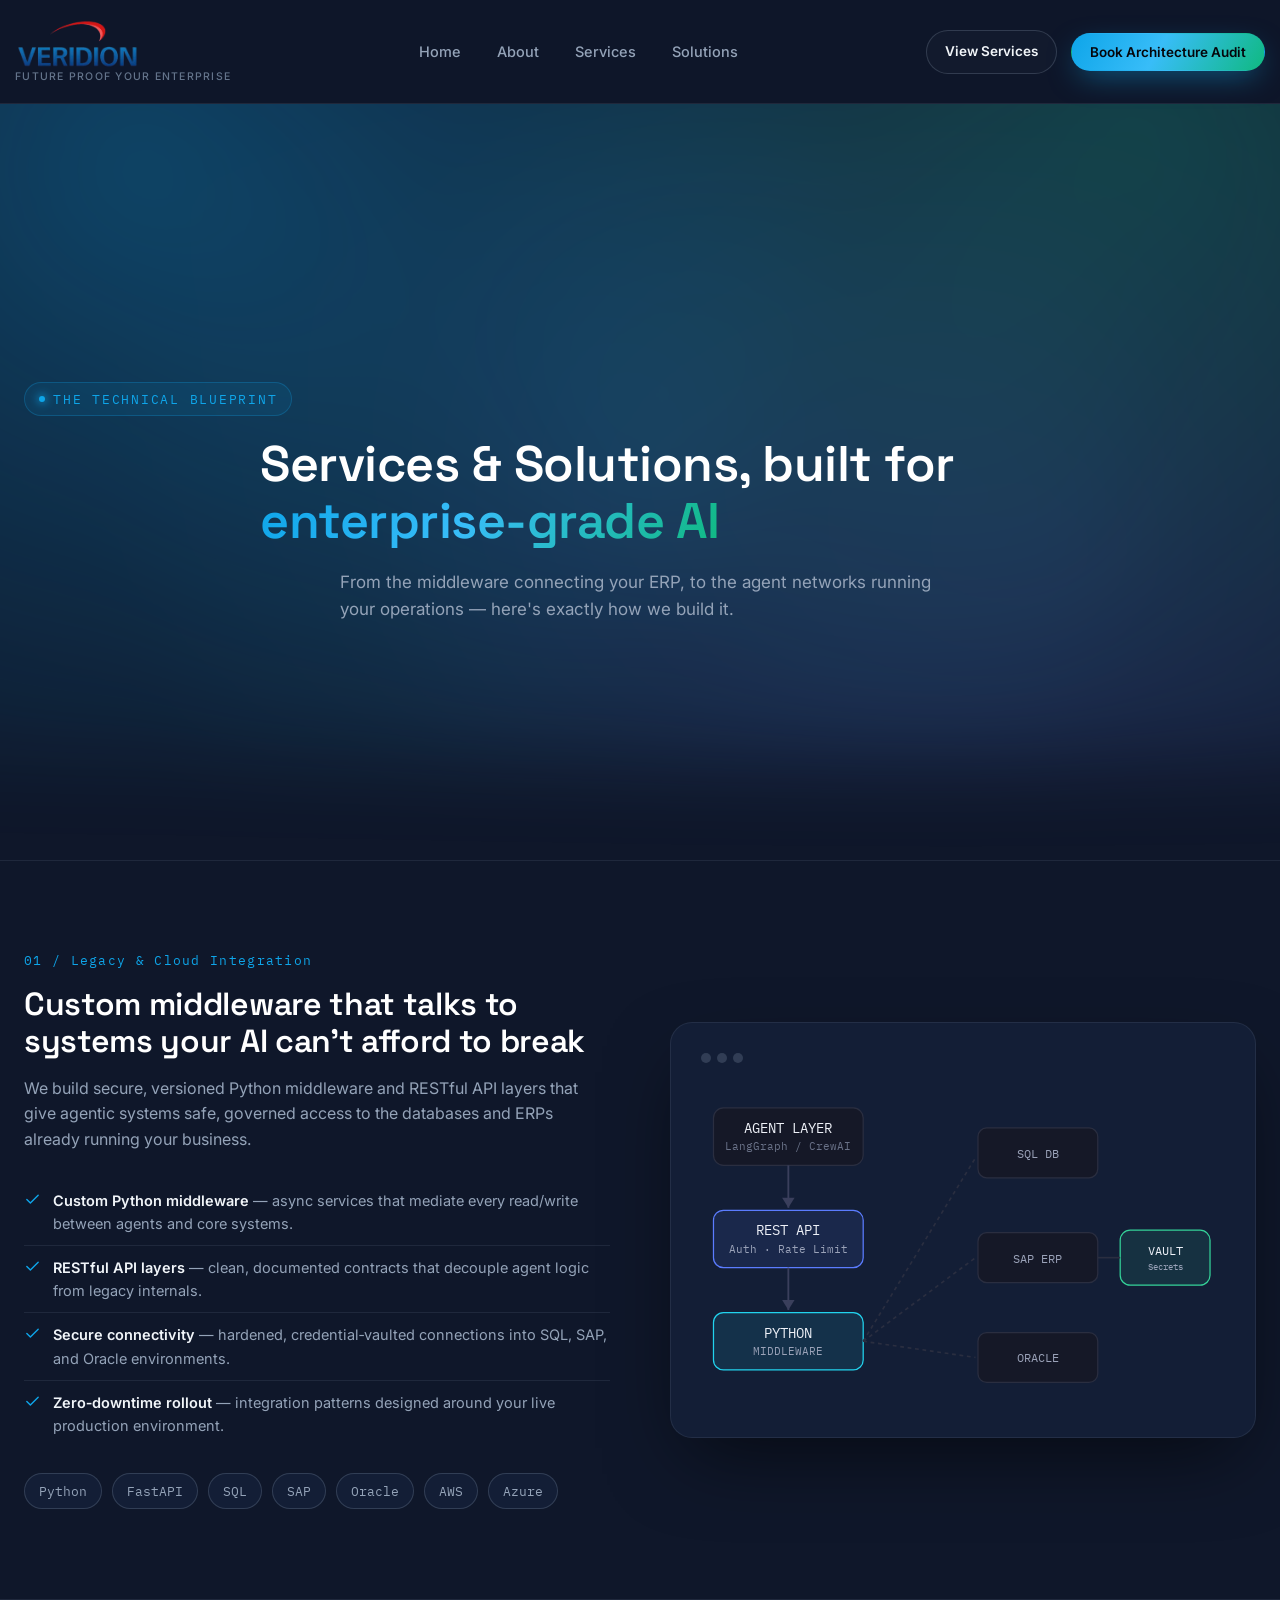
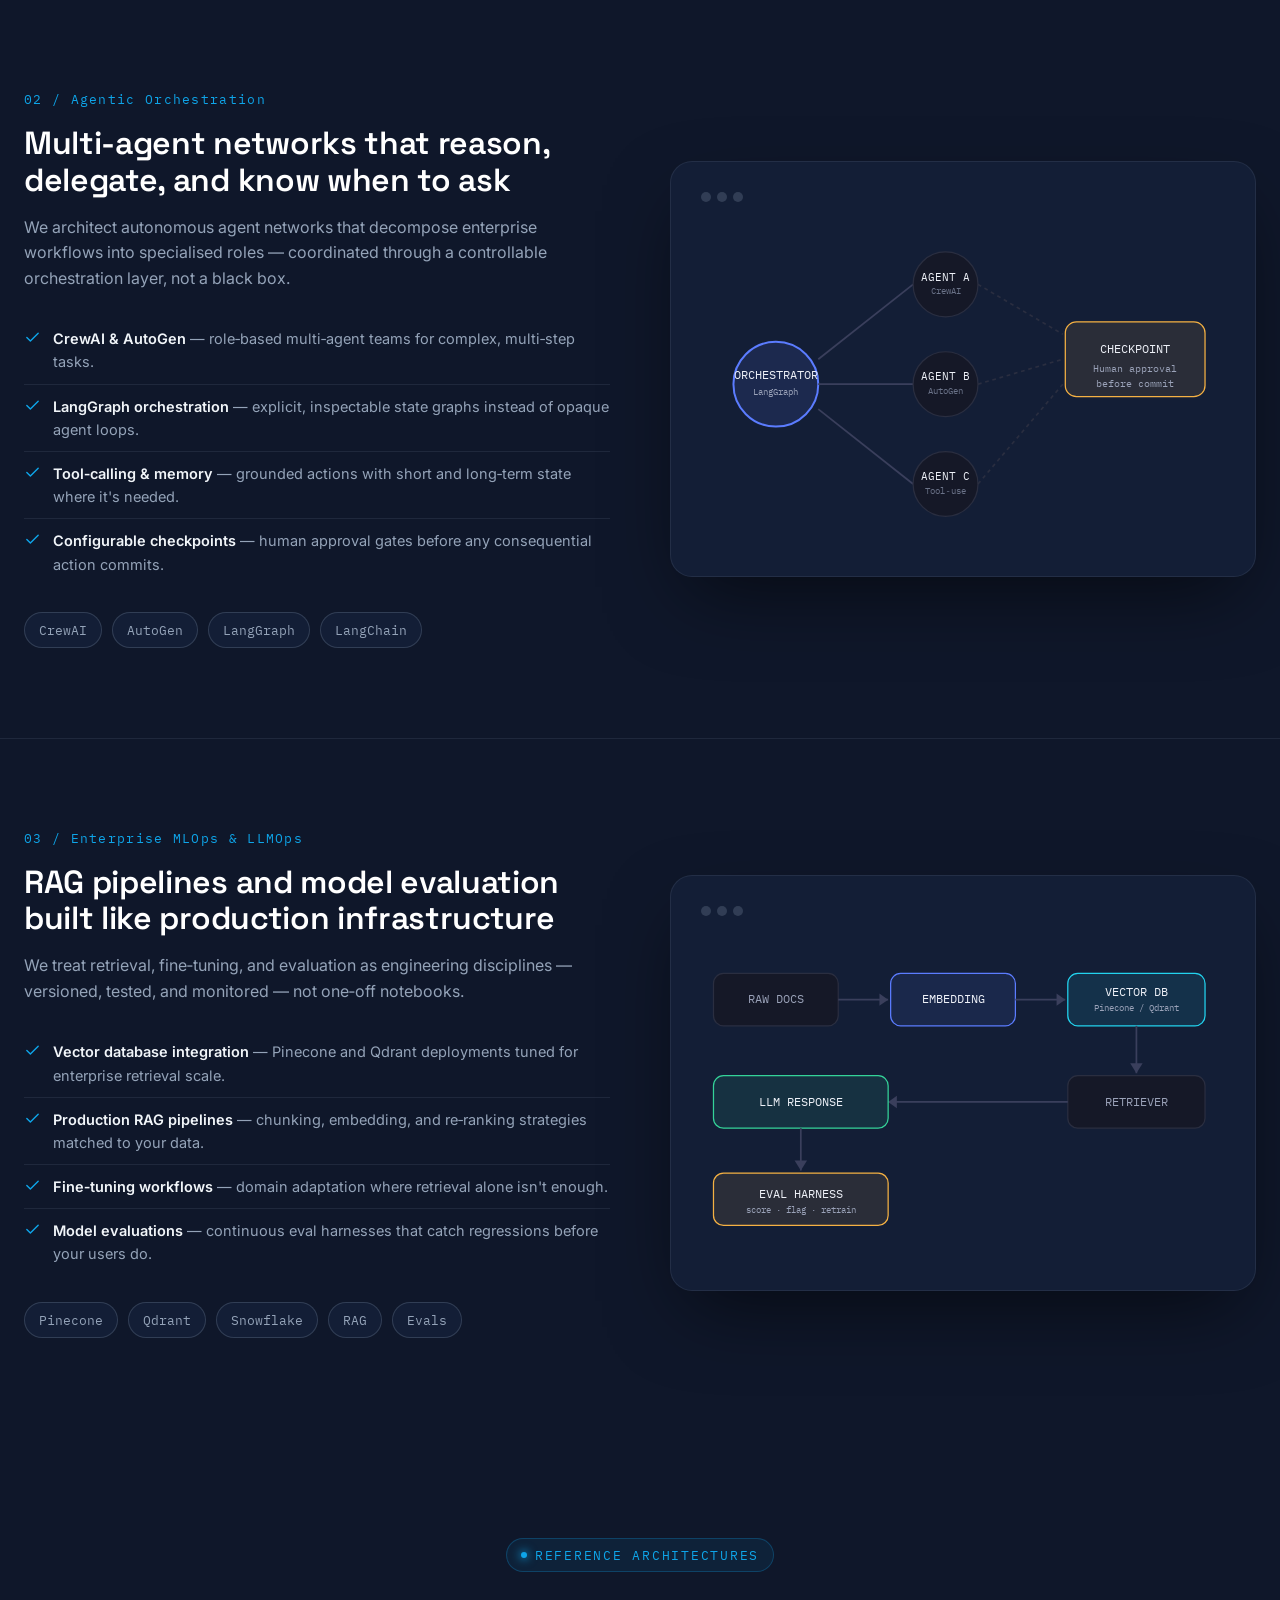
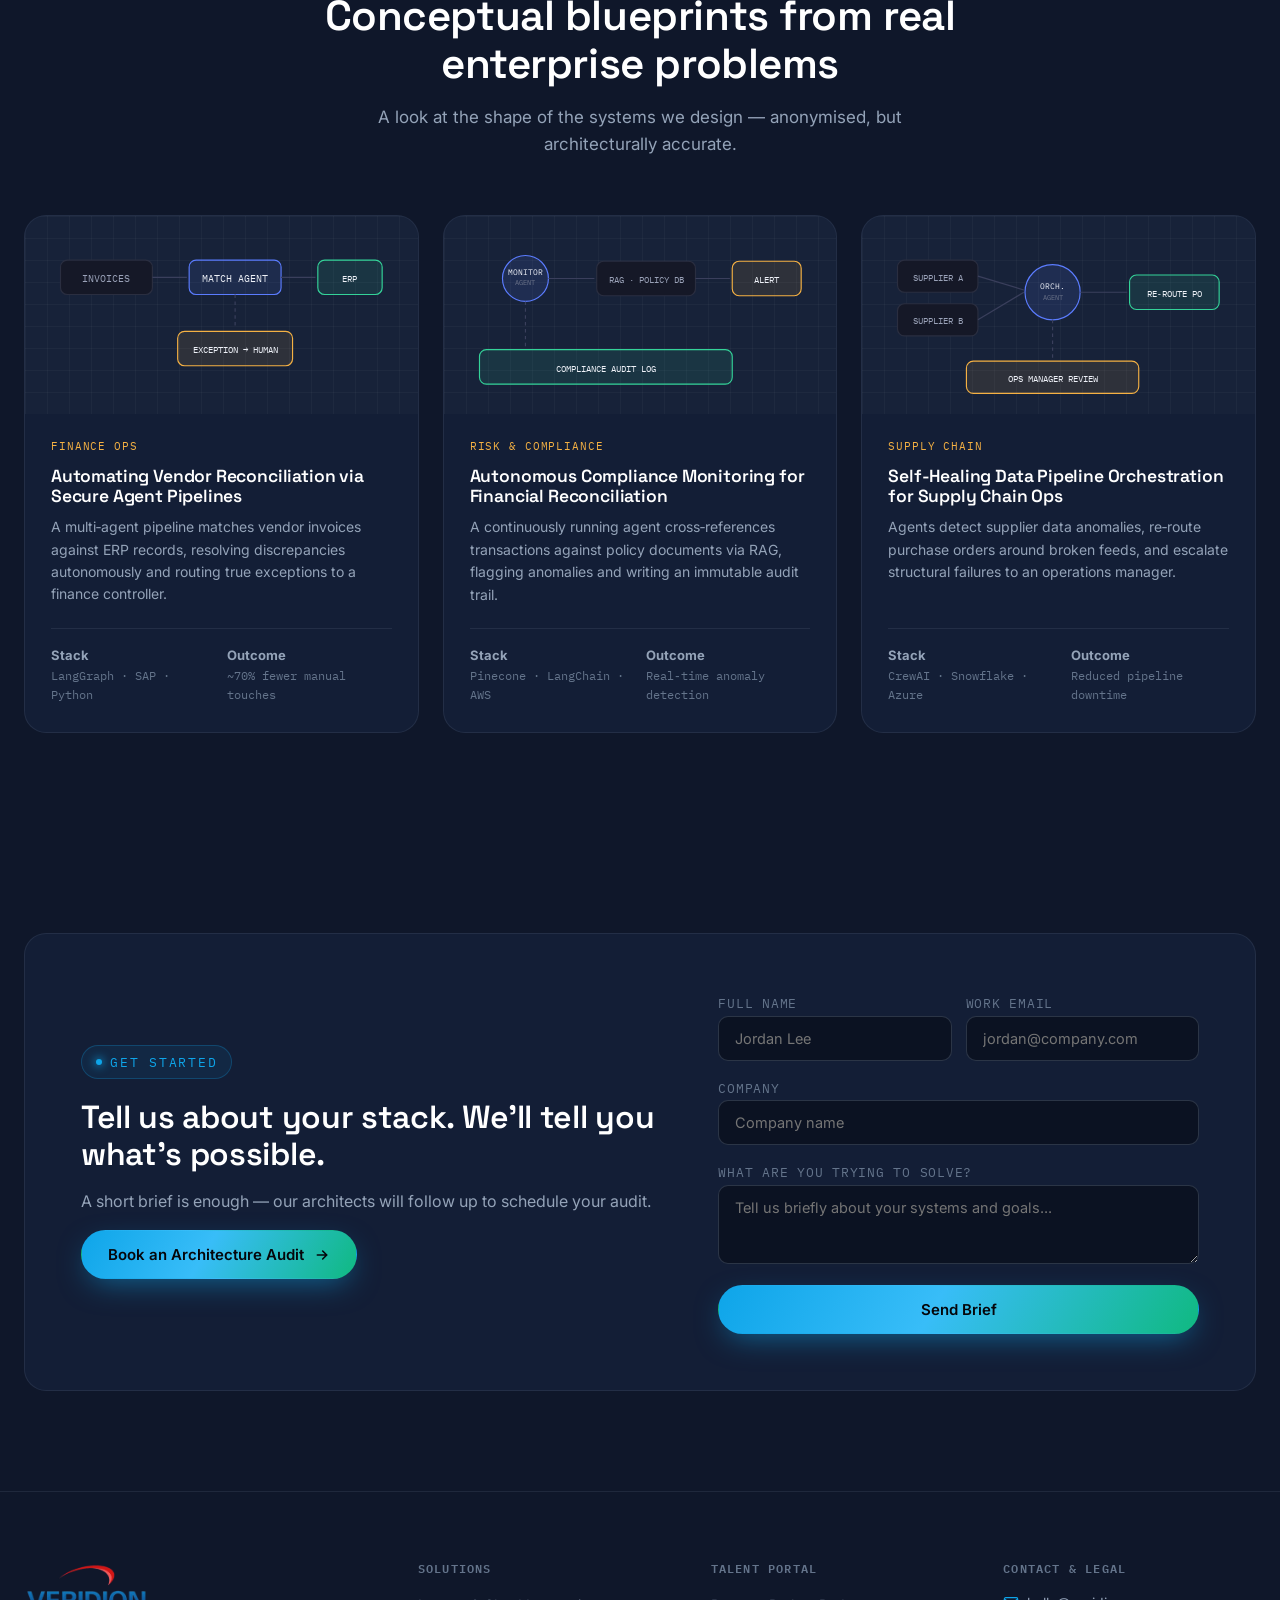
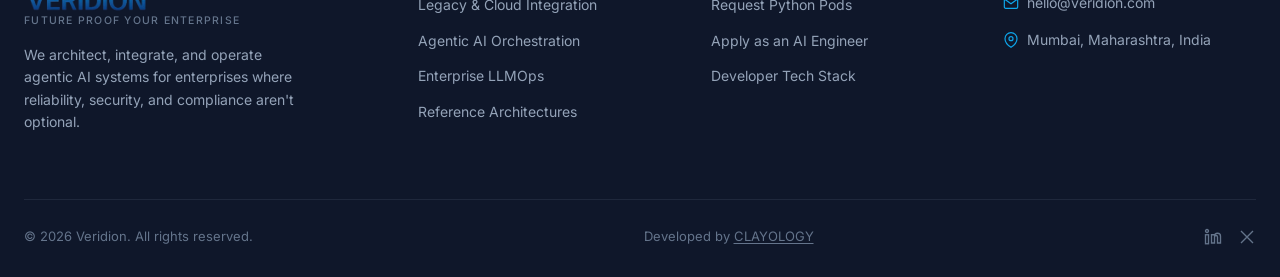
<file: hdygt4.html>
<!DOCTYPE html>
<html lang="en">

<head>
  <meta charset="UTF-8">
  <meta name="viewport" content="width=device-width, initial-scale=1.0">
  <title>Services &amp; Solutions — Veridion</title>
  <meta name="description"
    content="Technical blueprint: legacy &amp; cloud integration, agentic orchestration, enterprise LLMOps, and reference architectures from Veridion .">
  <link rel="preconnect" href="https://fonts.googleapis.com">
  <link rel="preconnect" href="https://fonts.gstatic.com" crossorigin>
  <link
    href="https://fonts.googleapis.com/css2?family=Inter:wght@400;500;600;700;800&family=Space+Grotesk:wght@500;600;700&family=IBM+Plex+Mono:wght@400;500&display=swap"
    rel="stylesheet">
  <link rel="stylesheet" href="css/style.css">
</head>

<body>

  <!--  HEADER  -->
  <header class="site-header">
    <div class="container nav">
      <!-- <a href="index.html" class="brand">
        <img src="img/logoimg.png" alt="logo-chip">
      </a> -->
      <a href="index.html" class="brand">
        <span> <img src="img/logoimg.png" alt="logo-chip"><small>FUTURE PROOF YOUR ENTERPRISE</small></span>
      </a>
      <nav class="nav-links">
        <a href="index.html">Home</a>
        <a href="about.html">About</a>
        <a href="services.html">Services</a>
        <a href="solutions.html">Solutions</a>
      </nav>
      <div class="nav-cta">
        <a href="services.html" class="btn btn-ghost btn-sm">View Services</a>
        <button class="btn btn-primary btn-sm" data-open-booking>Book Architecture Audit</button>
      </div>
      <button class="nav-toggle" aria-label="Toggle navigation"><span></span><span></span><span></span></button>
    </div>
  </header>
  <!--  PAGE HERO  -->
  <section class="page-hero">
    <div class="container">
      <div class="eyebrow">The Technical Blueprint</div>
      <h1>Services &amp; Solutions, built for <span class="text-gradient">enterprise‑grade AI</span></h1>
      <p>From the middleware connecting your ERP, to the agent networks running your operations — here's exactly how we
        build it.</p>
    </div>
  </section>
  <!--  SECTION 1 — LEGACY & CLOUD INTEGRATION  -->
  <section class="service-block" id="legacy-integration">
    <div class="container service-grid">
      <div class="service-copy">
        <span class="service-num">01 / Legacy &amp; Cloud Integration</span>
        <h2>Custom middleware that talks to systems your AI can't afford to break</h2>
        <p>We build secure, versioned Python middleware and RESTful API layers that give agentic systems safe, governed
          access to the databases and ERPs already running your business.</p>
        <ul class="feature-list">
          <li><svg viewBox="0 0 24 24" fill="none" stroke="currentColor" stroke-width="2" stroke-linecap="round"
              stroke-linejoin="round">
              <path d="M20 6L9 17l-5-5" />
            </svg><span><strong>Custom Python middleware</strong> — async services that mediate every read/write between
              agents and core systems.</span></li>
          <li><svg viewBox="0 0 24 24" fill="none" stroke="currentColor" stroke-width="2" stroke-linecap="round"
              stroke-linejoin="round">
              <path d="M20 6L9 17l-5-5" />
            </svg><span><strong>RESTful API layers</strong> — clean, documented contracts that decouple agent logic from
              legacy internals.</span></li>
          <li><svg viewBox="0 0 24 24" fill="none" stroke="currentColor" stroke-width="2" stroke-linecap="round"
              stroke-linejoin="round">
              <path d="M20 6L9 17l-5-5" />
            </svg><span><strong>Secure connectivity</strong> — hardened, credential‑vaulted connections into SQL, SAP,
              and Oracle environments.</span></li>
          <li><svg viewBox="0 0 24 24" fill="none" stroke="currentColor" stroke-width="2" stroke-linecap="round"
              stroke-linejoin="round">
              <path d="M20 6L9 17l-5-5" />
            </svg><span><strong>Zero‑downtime rollout</strong> — integration patterns designed around your live
              production environment.</span></li>
        </ul>
        <div class="stack-pills">
          <span class="pill">Python</span><span class="pill">FastAPI</span><span class="pill">SQL</span><span
            class="pill">SAP</span><span class="pill">Oracle</span><span class="pill">AWS</span><span
            class="pill">Azure</span>
        </div>
      </div>
      <div class="visual-panel">
        <div class="panel-dots"><span></span><span></span><span></span></div>
        <svg viewBox="0 0 420 260">
          <rect x="10" y="20" width="120" height="46" rx="8" fill="#151827" stroke="#2a2e40" />
          <text x="70" y="40" text-anchor="middle" fill="#eef1f8" font-size="11"
            font-family="IBM Plex Mono, monospace">AGENT LAYER</text>
          <text x="70" y="54" text-anchor="middle" fill="#6a7288" font-size="8.5"
            font-family="IBM Plex Mono, monospace">LangGraph / CrewAI</text>

          <line x1="70" y1="66" x2="70" y2="100" stroke="#3a3f5c" stroke-width="1.5" />
          <polygon points="70,100 65,92 75,92" fill="#3a3f5c" />

          <rect x="10" y="102" width="120" height="46" rx="8" fill="rgba(91,124,255,0.1)" stroke="#5b7cff" />
          <text x="70" y="122" text-anchor="middle" fill="#eef1f8" font-size="11"
            font-family="IBM Plex Mono, monospace">REST API</text>
          <text x="70" y="136" text-anchor="middle" fill="#9aa2b8" font-size="8.5"
            font-family="IBM Plex Mono, monospace">Auth · Rate Limit</text>

          <line x1="70" y1="148" x2="70" y2="182" stroke="#3a3f5c" stroke-width="1.5" />
          <polygon points="70,182 65,174 75,174" fill="#3a3f5c" />

          <rect x="10" y="184" width="120" height="46" rx="8" fill="rgba(34,211,238,0.1)" stroke="#22d3ee" />
          <text x="70" y="204" text-anchor="middle" fill="#eef1f8" font-size="11"
            font-family="IBM Plex Mono, monospace">PYTHON</text>
          <text x="70" y="218" text-anchor="middle" fill="#9aa2b8" font-size="8.5"
            font-family="IBM Plex Mono, monospace">MIDDLEWARE</text>

          <line x1="130" y1="207" x2="220" y2="60" stroke="#2a2e40" stroke-width="1.3" stroke-dasharray="3 3" />
          <line x1="130" y1="207" x2="220" y2="140" stroke="#2a2e40" stroke-width="1.3" stroke-dasharray="3 3" />
          <line x1="130" y1="207" x2="220" y2="220" stroke="#2a2e40" stroke-width="1.3" stroke-dasharray="3 3" />

          <rect x="222" y="36" width="96" height="40" rx="7" fill="#151827" stroke="#2a2e40" />
          <text x="270" y="60" text-anchor="middle" fill="#9aa2b8" font-size="10"
            font-family="IBM Plex Mono, monospace">SQL DB</text>
          <rect x="222" y="120" width="96" height="40" rx="7" fill="#151827" stroke="#2a2e40" />
          <text x="270" y="144" text-anchor="middle" fill="#9aa2b8" font-size="10"
            font-family="IBM Plex Mono, monospace">SAP ERP</text>
          <rect x="222" y="200" width="96" height="40" rx="7" fill="#151827" stroke="#2a2e40" />
          <text x="270" y="224" text-anchor="middle" fill="#9aa2b8" font-size="10"
            font-family="IBM Plex Mono, monospace">ORACLE</text>

          <rect x="336" y="118" width="72" height="44" rx="8" fill="rgba(52,211,153,0.1)" stroke="#34d399" />
          <text x="372" y="138" text-anchor="middle" fill="#eef1f8" font-size="9.5"
            font-family="IBM Plex Mono, monospace">VAULT</text>
          <text x="372" y="150" text-anchor="middle" fill="#9aa2b8" font-size="7.5"
            font-family="IBM Plex Mono, monospace">Secrets</text>
          <line x1="318" y1="140" x2="336" y2="140" stroke="#2a2e40" stroke-width="1.3" />
        </svg>
      </div>
    </div>
  </section>
  <!--  SECTION 2 — AGENTIC ORCHESTRATION  -->
  <section class="service-block reverse" id="agentic-orchestration">
    <div class="container service-grid">
      <div class="visual-panel">
        <div class="panel-dots"><span></span><span></span><span></span></div>
        <svg viewBox="0 0 420 260">
          <circle cx="60" cy="130" r="34" fill="rgba(91,124,255,0.12)" stroke="#5b7cff" stroke-width="1.6" />
          <text x="60" y="126" text-anchor="middle" fill="#eef1f8" font-size="9.5"
            font-family="IBM Plex Mono, monospace">ORCHESTRATOR</text>
          <text x="60" y="139" text-anchor="middle" fill="#9aa2b8" font-size="7.5"
            font-family="IBM Plex Mono, monospace">LangGraph</text>

          <line x1="94" y1="110" x2="170" y2="50" stroke="#3a3f5c" stroke-width="1.4" />
          <line x1="94" y1="130" x2="170" y2="130" stroke="#3a3f5c" stroke-width="1.4" />
          <line x1="94" y1="150" x2="170" y2="210" stroke="#3a3f5c" stroke-width="1.4" />

          <circle cx="196" cy="50" r="26" fill="#151827" stroke="#2a2e40" />
          <text x="196" y="47" text-anchor="middle" fill="#eef1f8" font-size="8.5"
            font-family="IBM Plex Mono, monospace">AGENT A</text>
          <text x="196" y="58" text-anchor="middle" fill="#6a7288" font-size="7"
            font-family="IBM Plex Mono, monospace">CrewAI</text>

          <circle cx="196" cy="130" r="26" fill="#151827" stroke="#2a2e40" />
          <text x="196" y="127" text-anchor="middle" fill="#eef1f8" font-size="8.5"
            font-family="IBM Plex Mono, monospace">AGENT B</text>
          <text x="196" y="138" text-anchor="middle" fill="#6a7288" font-size="7"
            font-family="IBM Plex Mono, monospace">AutoGen</text>

          <circle cx="196" cy="210" r="26" fill="#151827" stroke="#2a2e40" />
          <text x="196" y="207" text-anchor="middle" fill="#eef1f8" font-size="8.5"
            font-family="IBM Plex Mono, monospace">AGENT C</text>
          <text x="196" y="218" text-anchor="middle" fill="#6a7288" font-size="7"
            font-family="IBM Plex Mono, monospace">Tool‑use</text>

          <line x1="222" y1="50" x2="290" y2="90" stroke="#2a2e40" stroke-width="1.3" stroke-dasharray="3 3" />
          <line x1="222" y1="130" x2="290" y2="110" stroke="#2a2e40" stroke-width="1.3" stroke-dasharray="3 3" />
          <line x1="222" y1="210" x2="290" y2="130" stroke="#2a2e40" stroke-width="1.3" stroke-dasharray="3 3" />

          <rect x="292" y="80" width="112" height="60" rx="9" fill="rgba(245,177,67,0.1)" stroke="#f5b143" />
          <text x="348" y="105" text-anchor="middle" fill="#eef1f8" font-size="10"
            font-family="IBM Plex Mono, monospace">CHECKPOINT</text>
          <text x="348" y="120" text-anchor="middle" fill="#9aa2b8" font-size="8"
            font-family="IBM Plex Mono, monospace">Human approval</text>
          <text x="348" y="132" text-anchor="middle" fill="#9aa2b8" font-size="8"
            font-family="IBM Plex Mono, monospace">before commit</text>
        </svg>
      </div>
      <div class="service-copy">
        <span class="service-num">02 / Agentic Orchestration</span>
        <h2>Multi‑agent networks that reason, delegate, and know when to ask</h2>
        <p>We architect autonomous agent networks that decompose enterprise workflows into specialised roles —
          coordinated through a controllable orchestration layer, not a black box.</p>
        <ul class="feature-list">
          <li><svg viewBox="0 0 24 24" fill="none" stroke="currentColor" stroke-width="2" stroke-linecap="round"
              stroke-linejoin="round">
              <path d="M20 6L9 17l-5-5" />
            </svg><span><strong>CrewAI &amp; AutoGen</strong> — role‑based multi‑agent teams for complex, multi‑step
              tasks.</span></li>
          <li><svg viewBox="0 0 24 24" fill="none" stroke="currentColor" stroke-width="2" stroke-linecap="round"
              stroke-linejoin="round">
              <path d="M20 6L9 17l-5-5" />
            </svg><span><strong>LangGraph orchestration</strong> — explicit, inspectable state graphs instead of opaque
              agent loops.</span></li>
          <li><svg viewBox="0 0 24 24" fill="none" stroke="currentColor" stroke-width="2" stroke-linecap="round"
              stroke-linejoin="round">
              <path d="M20 6L9 17l-5-5" />
            </svg><span><strong>Tool‑calling &amp; memory</strong> — grounded actions with short and long‑term state
              where it's needed.</span></li>
          <li><svg viewBox="0 0 24 24" fill="none" stroke="currentColor" stroke-width="2" stroke-linecap="round"
              stroke-linejoin="round">
              <path d="M20 6L9 17l-5-5" />
            </svg><span><strong>Configurable checkpoints</strong> — human approval gates before any consequential action
              commits.</span></li>
        </ul>
        <div class="stack-pills">
          <span class="pill">CrewAI</span><span class="pill">AutoGen</span><span class="pill">LangGraph</span><span
            class="pill">LangChain</span>
        </div>
      </div>
    </div>
  </section>
  <!--  SECTION 3 — ENTERPRISE MLOPS & LLMOPS  -->
  <section class="service-block" id="llmops">
    <div class="container service-grid">
      <div class="service-copy">
        <span class="service-num">03 / Enterprise MLOps &amp; LLMOps</span>
        <h2>RAG pipelines and model evaluation built like production infrastructure</h2>
        <p>We treat retrieval, fine‑tuning, and evaluation as engineering disciplines — versioned, tested, and monitored
          — not one‑off notebooks.</p>
        <ul class="feature-list">
          <li><svg viewBox="0 0 24 24" fill="none" stroke="currentColor" stroke-width="2" stroke-linecap="round"
              stroke-linejoin="round">
              <path d="M20 6L9 17l-5-5" />
            </svg><span><strong>Vector database integration</strong> — Pinecone and Qdrant deployments tuned for
              enterprise retrieval scale.</span></li>
          <li><svg viewBox="0 0 24 24" fill="none" stroke="currentColor" stroke-width="2" stroke-linecap="round"
              stroke-linejoin="round">
              <path d="M20 6L9 17l-5-5" />
            </svg><span><strong>Production RAG pipelines</strong> — chunking, embedding, and re‑ranking strategies
              matched to your data.</span></li>
          <li><svg viewBox="0 0 24 24" fill="none" stroke="currentColor" stroke-width="2" stroke-linecap="round"
              stroke-linejoin="round">
              <path d="M20 6L9 17l-5-5" />
            </svg><span><strong>Fine‑tuning workflows</strong> — domain adaptation where retrieval alone isn't
              enough.</span></li>
          <li><svg viewBox="0 0 24 24" fill="none" stroke="currentColor" stroke-width="2" stroke-linecap="round"
              stroke-linejoin="round">
              <path d="M20 6L9 17l-5-5" />
            </svg><span><strong>Model evaluations</strong> — continuous eval harnesses that catch regressions before
              your users do.</span></li>
        </ul>
        <div class="stack-pills">
          <span class="pill">Pinecone</span><span class="pill">Qdrant</span><span class="pill">Snowflake</span><span
            class="pill">RAG</span><span class="pill">Evals</span>
        </div>
      </div>
      <div class="visual-panel">
        <div class="panel-dots"><span></span><span></span><span></span></div>
        <svg viewBox="0 0 420 260">
          <rect x="10" y="30" width="100" height="42" rx="8" fill="#151827" stroke="#2a2e40" />
          <text x="60" y="54" text-anchor="middle" fill="#9aa2b8" font-size="9.5"
            font-family="IBM Plex Mono, monospace">RAW DOCS</text>
          <line x1="110" y1="51" x2="150" y2="51" stroke="#3a3f5c" stroke-width="1.4" />
          <polygon points="150,51 143,46 143,56" fill="#3a3f5c" />
          <rect x="152" y="30" width="100" height="42" rx="8" fill="rgba(91,124,255,0.1)" stroke="#5b7cff" />
          <text x="202" y="54" text-anchor="middle" fill="#eef1f8" font-size="9.5"
            font-family="IBM Plex Mono, monospace">EMBEDDING</text>
          <line x1="252" y1="51" x2="292" y2="51" stroke="#3a3f5c" stroke-width="1.4" />
          <polygon points="292,51 285,46 285,56" fill="#3a3f5c" />
          <rect x="294" y="30" width="110" height="42" rx="8" fill="rgba(34,211,238,0.1)" stroke="#22d3ee" />
          <text x="349" y="48" text-anchor="middle" fill="#eef1f8" font-size="9.5"
            font-family="IBM Plex Mono, monospace">VECTOR DB</text>
          <text x="349" y="60" text-anchor="middle" fill="#9aa2b8" font-size="7.5"
            font-family="IBM Plex Mono, monospace">Pinecone / Qdrant</text>

          <line x1="349" y1="72" x2="349" y2="110" stroke="#3a3f5c" stroke-width="1.4" />
          <polygon points="349,110 344,102 354,102" fill="#3a3f5c" />
          <rect x="294" y="112" width="110" height="42" rx="8" fill="#151827" stroke="#2a2e40" />
          <text x="349" y="136" text-anchor="middle" fill="#9aa2b8" font-size="9.5"
            font-family="IBM Plex Mono, monospace">RETRIEVER</text>

          <line x1="294" y1="133" x2="150" y2="133" stroke="#3a3f5c" stroke-width="1.4" />
          <polygon points="150,133 157,128 157,138" fill="#3a3f5c" />
          <rect x="10" y="112" width="140" height="42" rx="8" fill="rgba(52,211,153,0.1)" stroke="#34d399" />
          <text x="80" y="136" text-anchor="middle" fill="#eef1f8" font-size="9.5"
            font-family="IBM Plex Mono, monospace">LLM RESPONSE</text>

          <line x1="80" y1="154" x2="80" y2="188" stroke="#3a3f5c" stroke-width="1.4" />
          <polygon points="80,188 75,180 85,180" fill="#3a3f5c" />
          <rect x="10" y="190" width="140" height="42" rx="8" fill="rgba(245,177,67,0.1)" stroke="#f5b143" />
          <text x="80" y="210" text-anchor="middle" fill="#eef1f8" font-size="9.5"
            font-family="IBM Plex Mono, monospace">EVAL HARNESS</text>
          <text x="80" y="222" text-anchor="middle" fill="#9aa2b8" font-size="7.5"
            font-family="IBM Plex Mono, monospace">score · flag · retrain</text>
        </svg>
      </div>
    </div>
  </section>
  <!--  SECTION 4 — REFERENCE ARCHITECTURES  -->
  <section id="reference-architectures">
    <div class="container">
      <div class="section-head center" style="margin-left:auto;margin-right:auto;">
        <div class="eyebrow" style="margin-left:auto;margin-right:auto;">Reference Architectures</div>
        <h2>Conceptual blueprints from real enterprise problems</h2>
        <p>A look at the shape of the systems we design — anonymised, but architecturally accurate.</p>
      </div>

      <div class="case-grid">
        <!-- Case 1 -->
        <div class="case-card">
          <div class="case-diagram">
            <svg viewBox="0 0 300 140">
              <rect x="10" y="14" width="80" height="30" rx="6" fill="#151827" stroke="#2a2e40" />
              <text x="50" y="33" text-anchor="middle" fill="#9aa2b8" font-size="8.5"
                font-family="IBM Plex Mono, monospace">INVOICES</text>
              <line x1="90" y1="29" x2="120" y2="29" stroke="#3a3f5c" />
              <rect x="122" y="14" width="80" height="30" rx="6" fill="rgba(91,124,255,0.1)" stroke="#5b7cff" />
              <text x="162" y="33" text-anchor="middle" fill="#eef1f8" font-size="8.5"
                font-family="IBM Plex Mono, monospace">MATCH AGENT</text>
              <line x1="202" y1="29" x2="232" y2="29" stroke="#3a3f5c" />
              <rect x="234" y="14" width="56" height="30" rx="6" fill="rgba(52,211,153,0.1)" stroke="#34d399" />
              <text x="262" y="33" text-anchor="middle" fill="#eef1f8" font-size="8"
                font-family="IBM Plex Mono, monospace">ERP</text>
              <line x1="162" y1="44" x2="162" y2="74" stroke="#3a3f5c" stroke-dasharray="3 3" />
              <rect x="112" y="76" width="100" height="30" rx="6" fill="rgba(245,177,67,0.1)" stroke="#f5b143" />
              <text x="162" y="95" text-anchor="middle" fill="#eef1f8" font-size="8"
                font-family="IBM Plex Mono, monospace">EXCEPTION → HUMAN</text>
            </svg>
          </div>
          <div class="case-body">
            <span class="case-tag">Finance Ops</span>
            <h3>Automating Vendor Reconciliation via Secure Agent Pipelines</h3>
            <p>A multi‑agent pipeline matches vendor invoices against ERP records, resolving discrepancies autonomously
              and routing true exceptions to a finance controller.</p>
            <div class="case-meta">
              <div><strong>Stack</strong>LangGraph · SAP · Python</div>
              <div><strong>Outcome</strong>~70% fewer manual touches</div>
            </div>
          </div>
        </div>

        <!-- Case 2 -->
        <div class="case-card">
          <div class="case-diagram">
            <svg viewBox="0 0 300 140">
              <circle cx="50" cy="30" r="20" fill="rgba(91,124,255,0.12)" stroke="#5b7cff" />
              <text x="50" y="27" text-anchor="middle" fill="#eef1f8" font-size="7"
                font-family="IBM Plex Mono, monospace">MONITOR</text>
              <text x="50" y="36" text-anchor="middle" fill="#6a7288" font-size="6"
                font-family="IBM Plex Mono, monospace">AGENT</text>
              <line x1="70" y1="30" x2="110" y2="30" stroke="#3a3f5c" />
              <rect x="112" y="15" width="86" height="30" rx="6" fill="#151827" stroke="#2a2e40" />
              <text x="155" y="34" text-anchor="middle" fill="#9aa2b8" font-size="8"
                font-family="IBM Plex Mono, monospace">RAG · POLICY DB</text>
              <line x1="198" y1="30" x2="228" y2="30" stroke="#3a3f5c" />
              <rect x="230" y="15" width="60" height="30" rx="6" fill="rgba(245,177,67,0.1)" stroke="#f5b143" />
              <text x="260" y="34" text-anchor="middle" fill="#eef1f8" font-size="7.5"
                font-family="IBM Plex Mono, monospace">ALERT</text>
              <line x1="50" y1="50" x2="50" y2="90" stroke="#3a3f5c" stroke-dasharray="3 3" />
              <rect x="10" y="92" width="220" height="30" rx="6" fill="rgba(52,211,153,0.1)" stroke="#34d399" />
              <text x="120" y="111" text-anchor="middle" fill="#eef1f8" font-size="8"
                font-family="IBM Plex Mono, monospace">COMPLIANCE AUDIT LOG</text>
            </svg>
          </div>
          <div class="case-body">
            <span class="case-tag">Risk &amp; Compliance</span>
            <h3>Autonomous Compliance Monitoring for Financial Reconciliation</h3>
            <p>A continuously running agent cross‑references transactions against policy documents via RAG, flagging
              anomalies and writing an immutable audit trail.</p>
            <div class="case-meta">
              <div><strong>Stack</strong>Pinecone · LangChain · AWS</div>
              <div><strong>Outcome</strong>Real‑time anomaly detection</div>
            </div>
          </div>
        </div>

        <!-- Case 3 -->
        <div class="case-card">
          <div class="case-diagram">
            <svg viewBox="0 0 300 140">
              <rect x="10" y="14" width="70" height="28" rx="6" fill="#151827" stroke="#2a2e40" />
              <text x="45" y="32" text-anchor="middle" fill="#9aa2b8" font-size="7.5"
                font-family="IBM Plex Mono, monospace">SUPPLIER A</text>
              <rect x="10" y="52" width="70" height="28" rx="6" fill="#151827" stroke="#2a2e40" />
              <text x="45" y="70" text-anchor="middle" fill="#9aa2b8" font-size="7.5"
                font-family="IBM Plex Mono, monospace">SUPPLIER B</text>
              <line x1="80" y1="28" x2="120" y2="40" stroke="#3a3f5c" />
              <line x1="80" y1="66" x2="120" y2="42" stroke="#3a3f5c" />
              <circle cx="145" cy="42" r="24" fill="rgba(91,124,255,0.12)" stroke="#5b7cff" />
              <text x="145" y="39" text-anchor="middle" fill="#eef1f8" font-size="7"
                font-family="IBM Plex Mono, monospace">ORCH.</text>
              <text x="145" y="49" text-anchor="middle" fill="#6a7288" font-size="6"
                font-family="IBM Plex Mono, monospace">AGENT</text>
              <line x1="169" y1="42" x2="210" y2="42" stroke="#3a3f5c" />
              <rect x="212" y="27" width="78" height="30" rx="6" fill="rgba(52,211,153,0.1)" stroke="#34d399" />
              <text x="251" y="46" text-anchor="middle" fill="#eef1f8" font-size="7.5"
                font-family="IBM Plex Mono, monospace">RE‑ROUTE PO</text>
              <line x1="145" y1="66" x2="145" y2="100" stroke="#3a3f5c" stroke-dasharray="3 3" />
              <rect x="70" y="102" width="150" height="28" rx="6" fill="rgba(245,177,67,0.1)" stroke="#f5b143" />
              <text x="145" y="120" text-anchor="middle" fill="#eef1f8" font-size="7.5"
                font-family="IBM Plex Mono, monospace">OPS MANAGER REVIEW</text>
            </svg>
          </div>
          <div class="case-body">
            <span class="case-tag">Supply Chain</span>
            <h3>Self‑Healing Data Pipeline Orchestration for Supply Chain Ops</h3>
            <p>Agents detect supplier data anomalies, re‑route purchase orders around broken feeds, and escalate
              structural failures to an operations manager.</p>
            <div class="case-meta">
              <div><strong>Stack</strong>CrewAI · Snowflake · Azure</div>
              <div><strong>Outcome</strong>Reduced pipeline downtime</div>
            </div>
          </div>
        </div>
      </div>
    </div>
  </section>
  <!--  CONTACT STRIP  -->
  <section class="contact-strip">
    <div class="container">
      <div class="contact-panel">
        <div>
          <div class="eyebrow">Get Started</div>
          <h2>Tell us about your stack. We'll tell you what's possible.</h2>
          <p>A short brief is enough — our architects will follow up to schedule your audit.</p>
          <button class="btn btn-primary" data-open-booking>
            Book an Architecture Audit
            <svg viewBox="0 0 24 24" fill="none" stroke="currentColor" stroke-width="2.4" stroke-linecap="round">
              <path d="M5 12h14M13 6l6 6-6 6" />
            </svg>
          </button>
        </div>
        <form class="contact-form" onsubmit="return false;">
          <div class="form-row">
            <div>
              <label>Full Name</label>
              <input type="text" placeholder="Jordan Lee" required>
            </div>
            <div>
              <label>Work Email</label>
              <input type="email" placeholder="jordan@company.com" required>
            </div>
          </div>
          <div>
            <label>Company</label>
            <input type="text" placeholder="Company name">
          </div>
          <div>
            <label>What are you trying to solve?</label>
            <textarea rows="3" placeholder="Tell us briefly about your systems and goals..."></textarea>
          </div>
          <button type="submit" class="btn btn-primary btn-block">Send Brief</button>
        </form>
      </div>
    </div>
  </section>
  <!-- SECTION 7 — WORDPRESS FOOTER ARCHITECTURE -->
  <footer class="site-footer">
    <div class="container">
      <div class="footer-grid">
        <!-- Column 1: Company Info -->
        <div class="footer-brand">
          <a href="index.html" class="brand">
            <span> <img src="img/logoimg.png" alt="logo-chip"><small> FUTURE PROOF YOUR ENTERPRISE</small></span>
          </a>
          <p>We architect, integrate, and operate agentic AI systems for enterprises where reliability, security, and
            compliance aren't optional.</p>
        </div>

        <!-- Column 2: Solutions -->
        <div class="footer-col">
          <h4>Solutions</h4>
          <ul>
            <li><a href="services.html#legacy-integration">Legacy &amp; Cloud Integration</a></li>
            <li><a href="services.html#agentic-orchestration">Agentic AI Orchestration</a></li>
            <li><a href="services.html#llmops">Enterprise LLMOps</a></li>
            <li><a href="services.html#reference-architectures">Reference Architectures</a></li>
          </ul>
        </div>

        <!-- Column 3: Talent Portal -->
        <div class="footer-col">
          <h4>Talent Portal</h4>
          <ul>
            <li><a href="#" data-open-booking>Request Python Pods</a></li>
            <li><a href="mailto:careers@veridion.com">Apply as an AI Engineer</a></li>
            <li><a href="#ecosystem">Developer Tech Stack</a></li>
          </ul>
        </div>

        <!-- Column 4: Contact & Legal -->
        <div class="footer-col">
          <h4>Contact &amp; Legal</h4>
          <ul>
            <li><a href="mailto:hello@veridion.com" class="footer-contact-link"><svg viewBox="0 0 24 24" fill="none"
                  stroke="currentColor" stroke-width="1.8" width="16" height="16">
                  <path d="M4 4h16c1.1 0 2 .9 2 2v12c0 1.1-.9 2-2 2H4c-1.1 0-2-.9-2-2V6c0-1.1.9-2 2-2z" />
                  <polyline points="22,6 12,13 2,6" />
                </svg>hello@veridion.com</a></li>
            <li><span class="footer-location"><svg viewBox="0 0 24 24" fill="none" stroke="currentColor"
                  stroke-width="1.8" width="16" height="16">
                  <path d="M21 10c0 7-9 13-9 13s-9-6-9-13a9 9 0 0 1 18 0z" />
                  <circle cx="12" cy="10" r="3" />
                </svg>Mumbai, Maharashtra, India</span></li>
          </ul>
        </div>
      </div>

      <div class="footer-bottom">
        <span>© 2026 Veridion. All rights reserved.</span>
        <span class="footer-credit">Developed by <a href="https://www.clayologyworks.in" target="_blank"
            rel="noopener noreferrer">CLAYOLOGY</a></span>

        <div class="footer-socials">
          <a href="#" aria-label="LinkedIn"><svg viewBox="0 0 24 24" fill="none" stroke="currentColor"
              stroke-width="1.8">
              <rect x="2" y="9" width="4" height="12" />
              <circle cx="4" cy="4" r="2" />
              <path d="M10 9h4v2a4 4 0 0 1 8 0v9h-4v-8a2 2 0 0 0-4 0v8h-4z" />
            </svg></a>
          <a href="#" aria-label="X"><svg viewBox="0 0 24 24" fill="none" stroke="currentColor" stroke-width="1.8">
              <path d="M4 4l16 16M20 4L4 20" />
            </svg></a>
        </div>
      </div>
    </div>
  </footer>

  <!--  BOOKING MODAL  -->
  <div class="modal-overlay" id="bookingModal">
    <div class="modal-box">
      <button class="modal-close" data-close-booking aria-label="Close">
        <svg viewBox="0 0 24 24" fill="none" stroke="currentColor" stroke-width="2" stroke-linecap="round">
          <path d="M18 6L6 18M6 6l12 12" />
        </svg>
      </button>
      <div class="eyebrow">Architecture Audit</div>
      <h3>Book a 30‑minute call</h3>
      <p style="font-size:14.5px;">Pick a slot and our lead architect will walk through your current stack live. This is
        a placeholder — connect your Calendly / SavvyCal embed here.</p>
      <div class="modal-slots">
        <div class="modal-slot">Tomorrow, 10:00 AM IST <span>→</span></div>
        <div class="modal-slot">Tomorrow, 3:30 PM IST <span>→</span></div>
        <div class="modal-slot">Thursday, 11:00 AM IST <span>→</span></div>
      </div>
      <p class="modal-note">Or email <a href="mailto:hello@veridion.com"
          style="color:var(--cyan);">hello@veridion.com</a> to schedule directly.</p>
    </div>
  </div>

  <script src="js/main.js"></script>
</body>

</html>
</file>
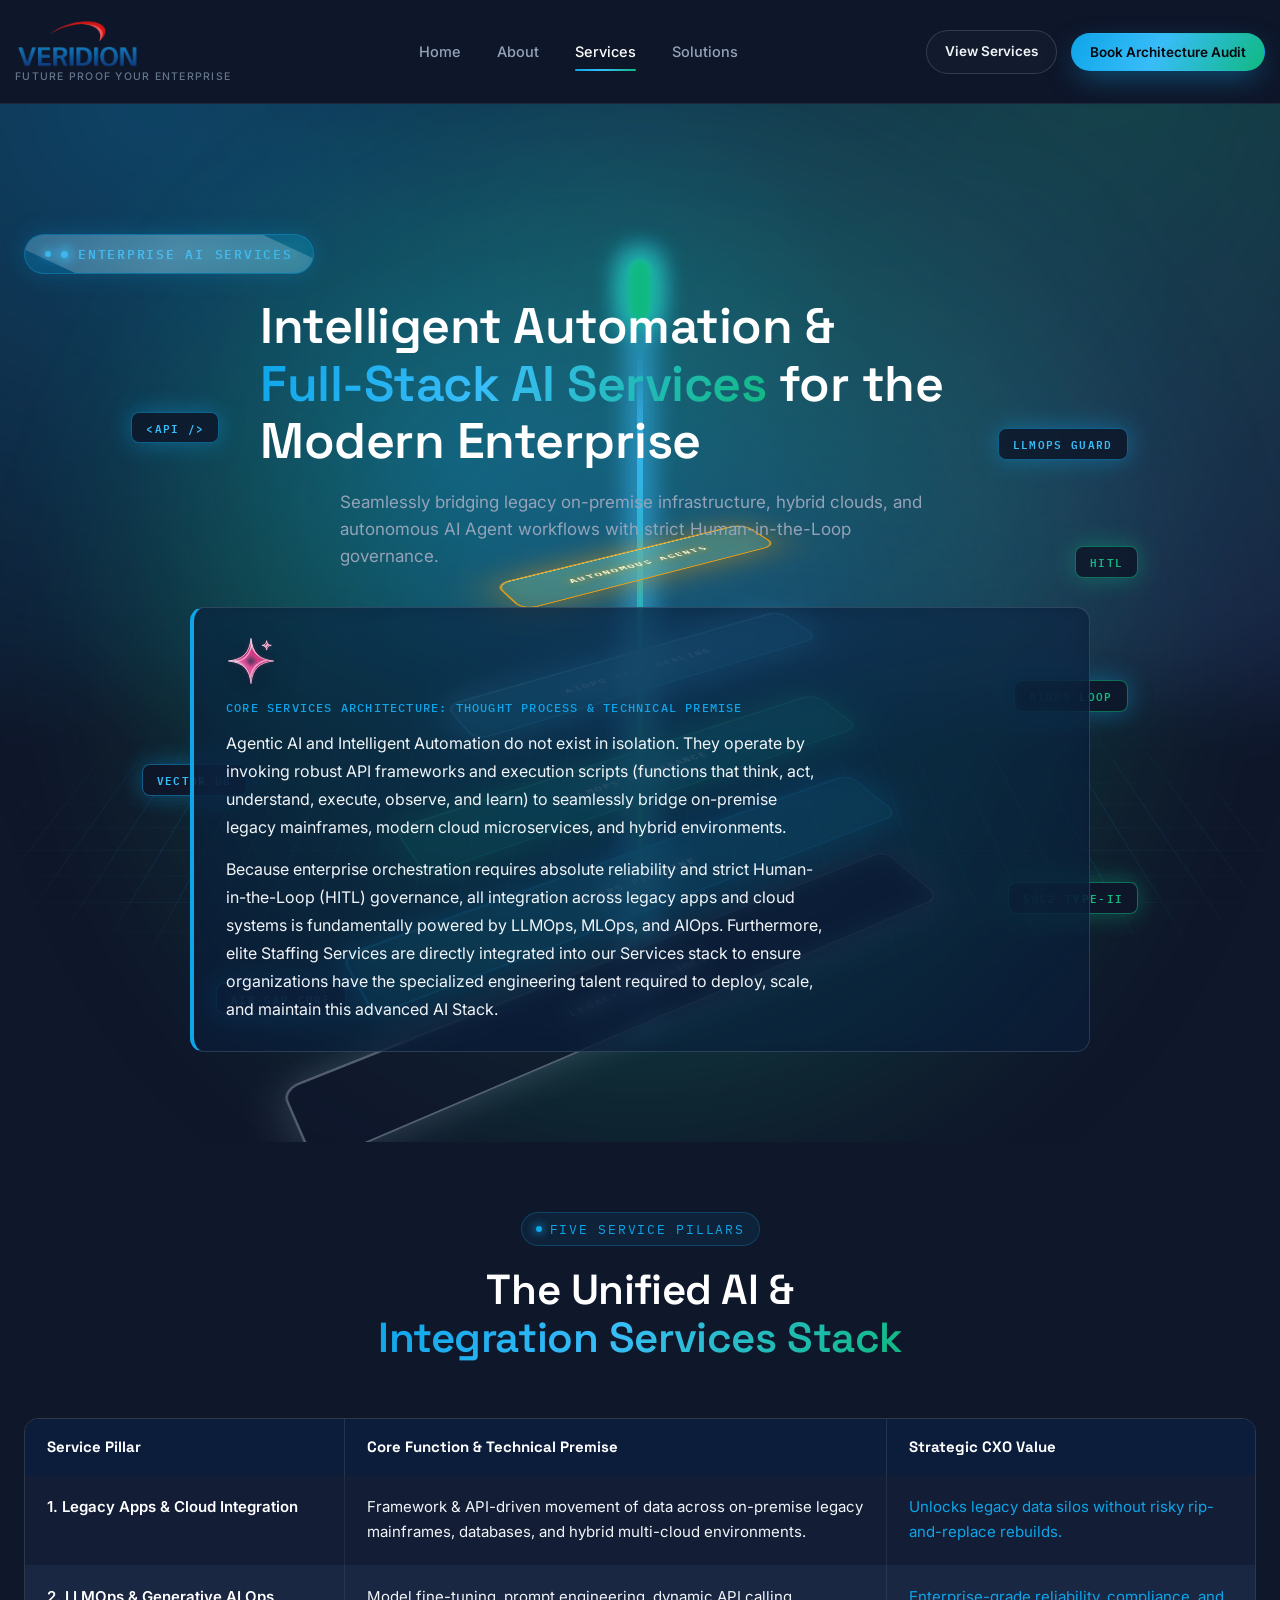
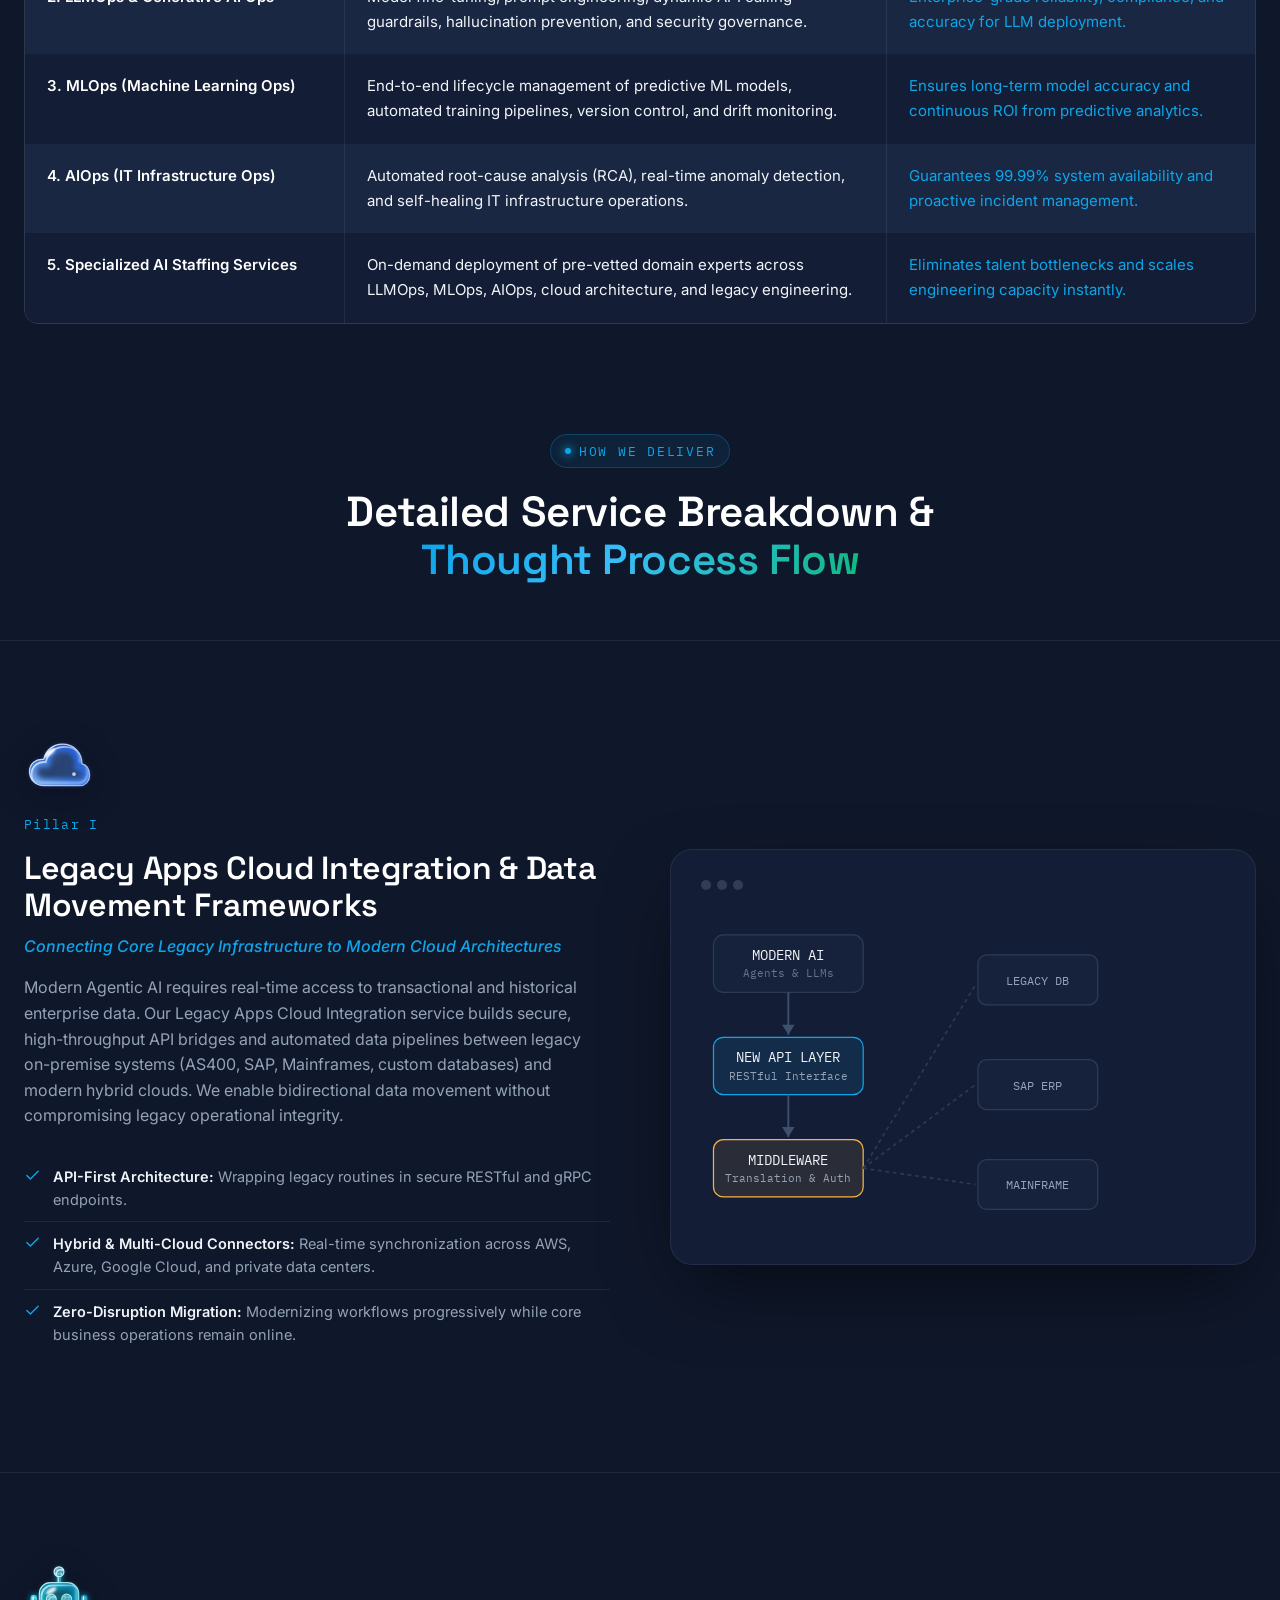
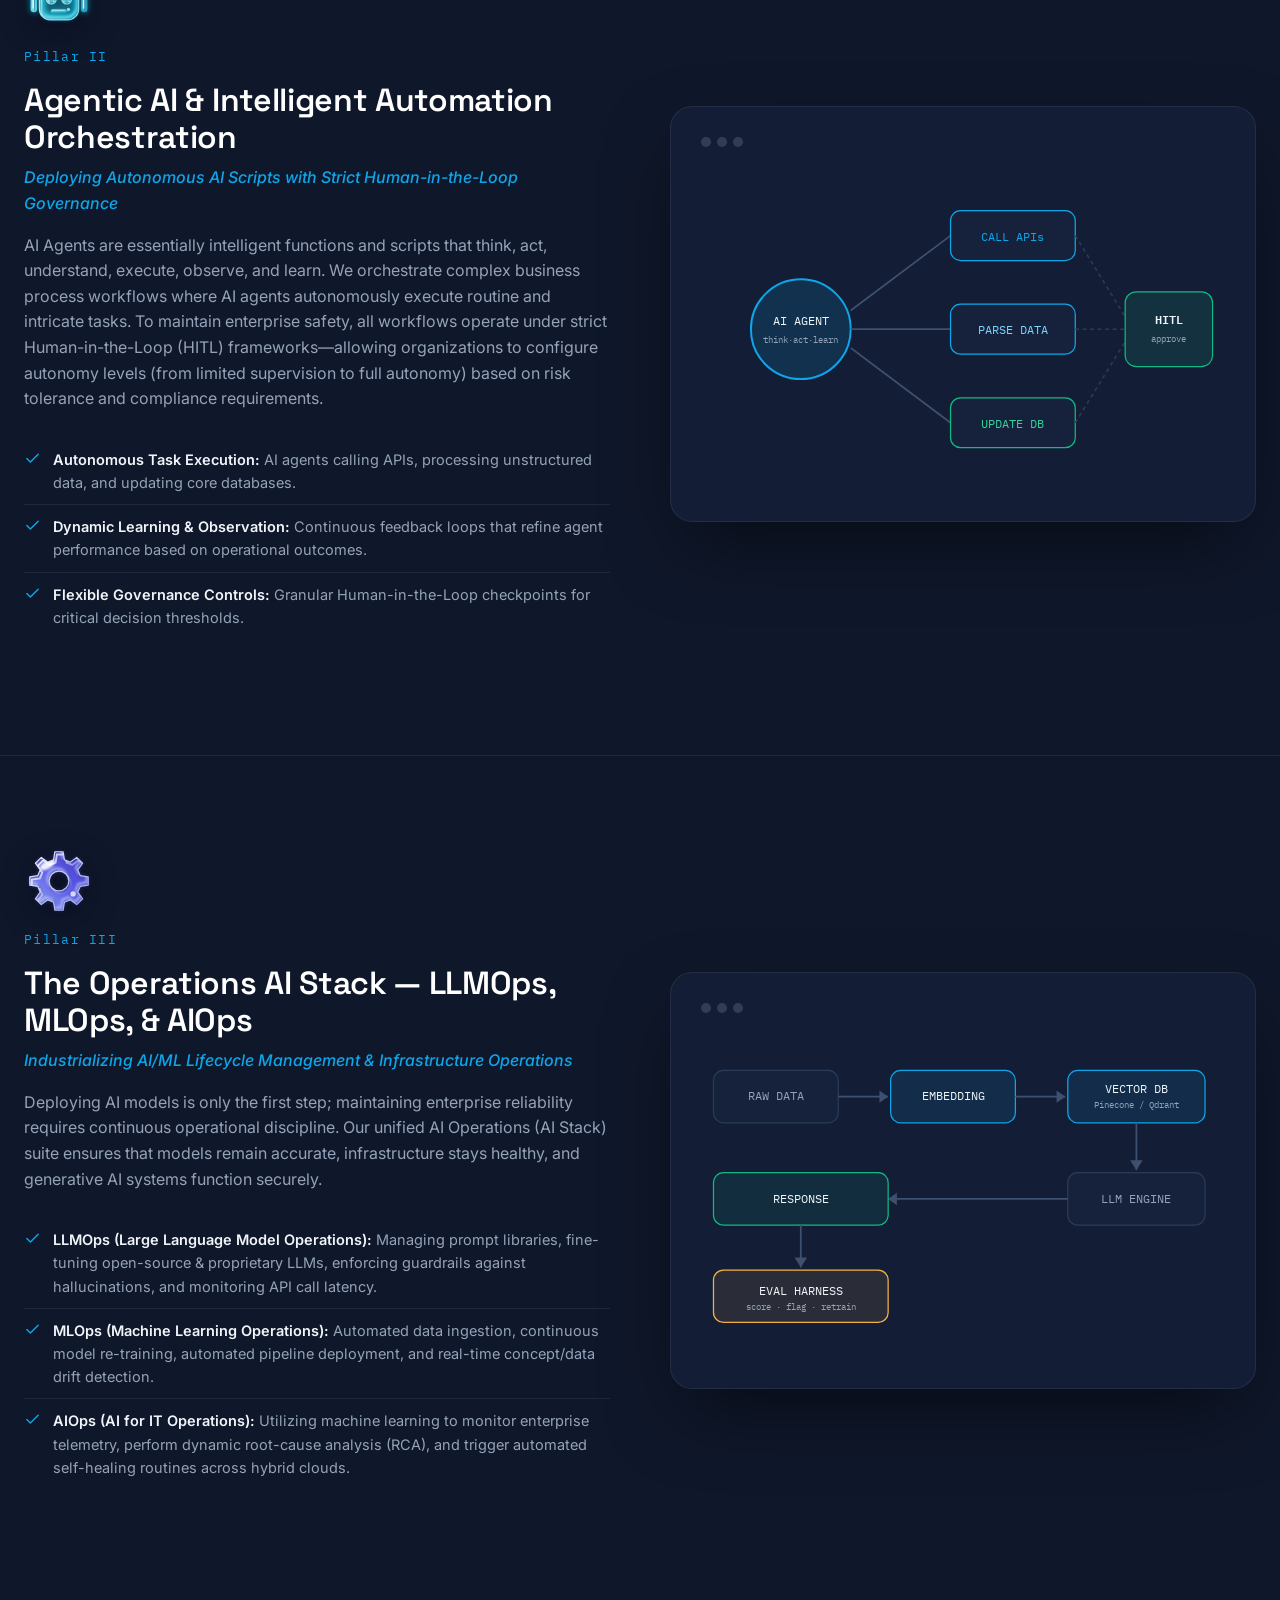
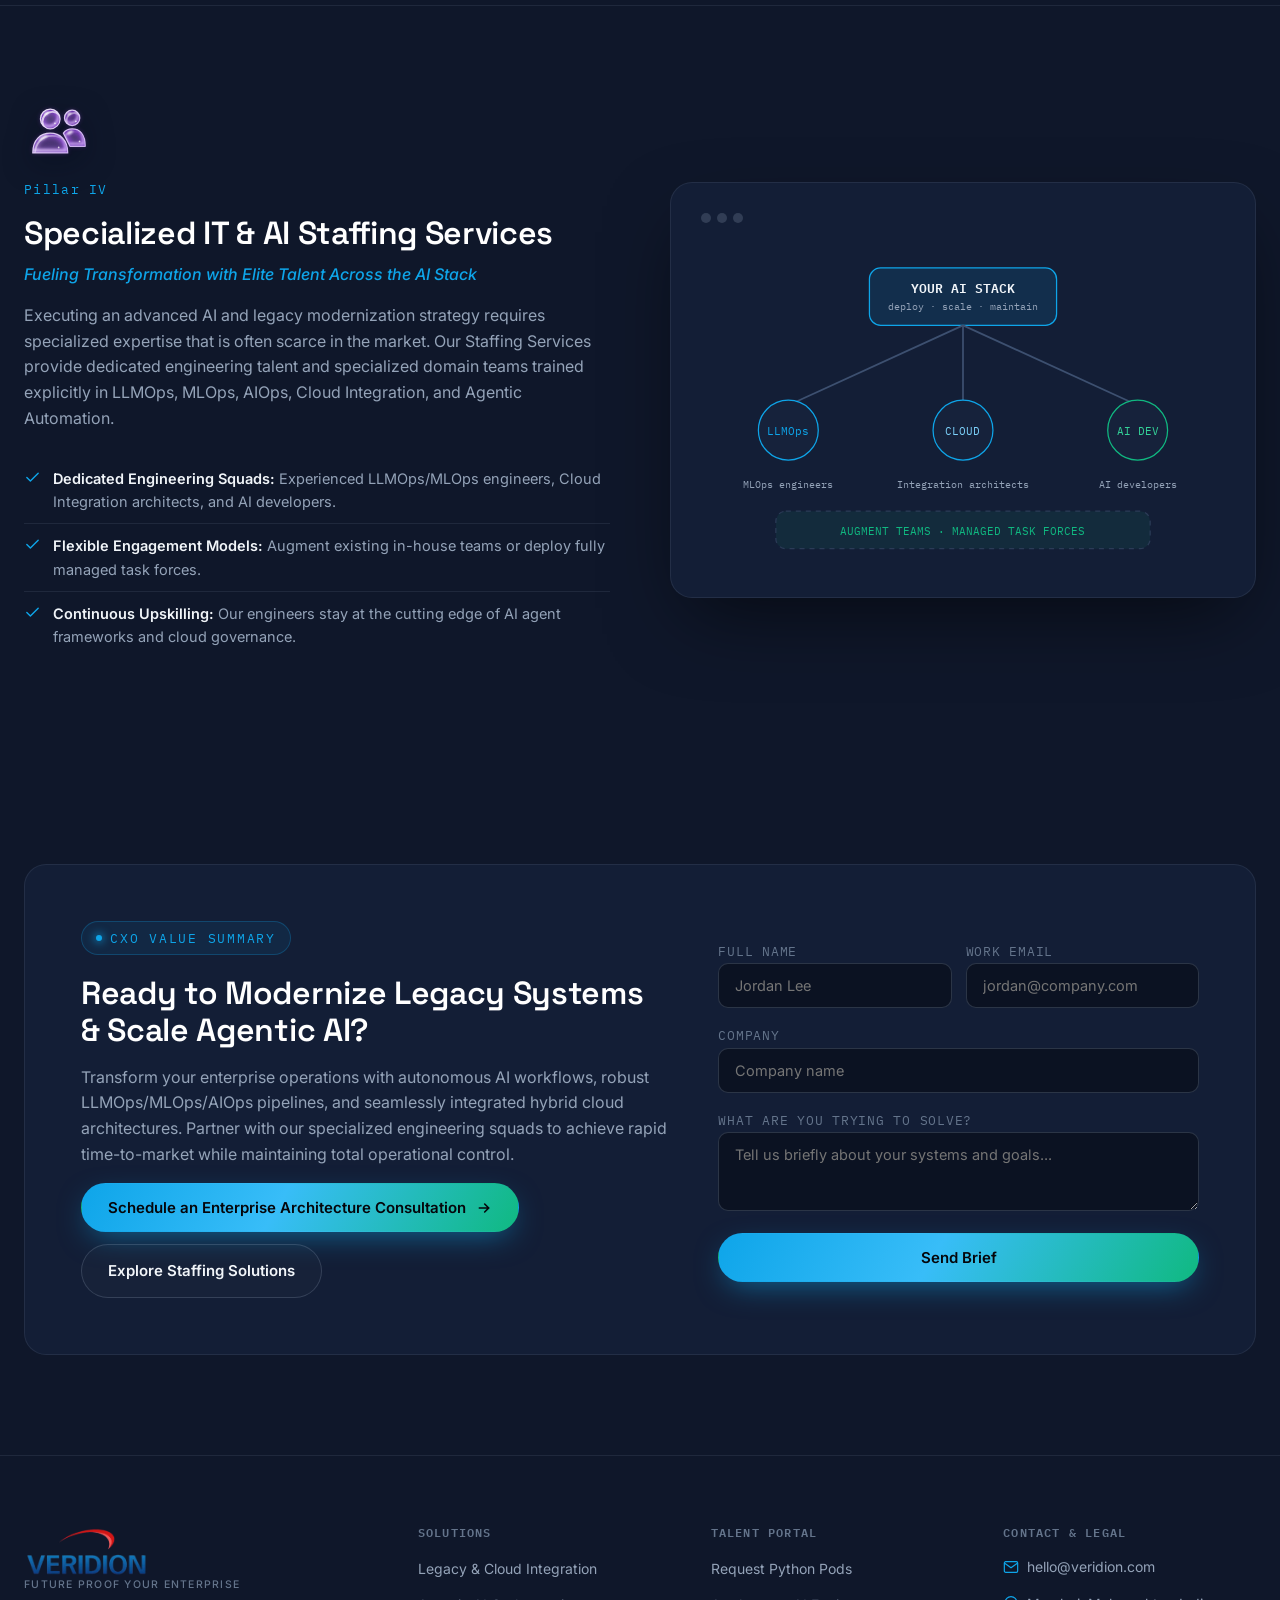
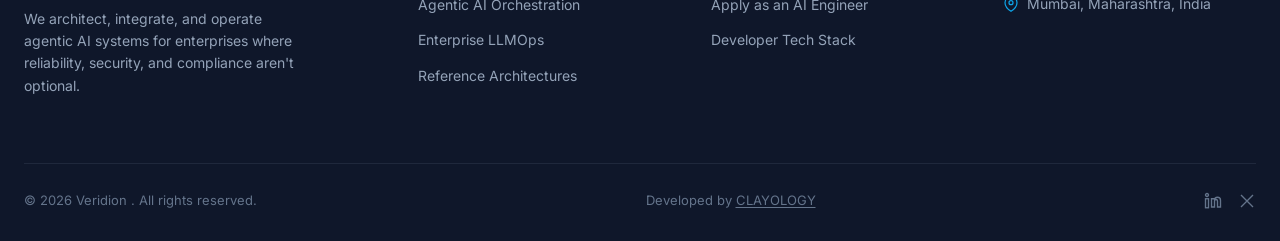
<file: services.html>
<!DOCTYPE html>
<html lang="en">

<head>
  <meta charset="UTF-8">
  <meta name="viewport" content="width=device-width, initial-scale=1.0">
  <title>Enterprise AI Services | Veridion </title>
  <meta name="description"
    content="Veridion services: legacy apps and cloud integration, agentic AI orchestration with Human-in-the-Loop governance, LLMOps, MLOps, AIOps, and specialized AI staffing.">
  <link rel="preconnect" href="https://fonts.googleapis.com">
  <link rel="preconnect" href="https://fonts.gstatic.com" crossorigin>
  <link
    href="https://fonts.googleapis.com/css2?family=Inter:wght@400;500;600;700;800&family=Space+Grotesk:wght@500;600;700&family=IBM+Plex+Mono:wght@400;500&display=swap"
    rel="stylesheet">
  <link rel="stylesheet" href="css/style.css?v=3.6">
</head>

<body>
  <!-- glass-icons:start --><svg class="gi-sprite" xmlns="http://www.w3.org/2000/svg" aria-hidden="true"
    focusable="false" style="position:absolute;width:0;height:0;overflow:hidden">
    <defs>
      <linearGradient id="giClear-cyan" gradientUnits="userSpaceOnUse" x1="8" y1="6" x2="56" y2="58">
        <stop offset="0" stop-color="#FFFFFF" stop-opacity="0.22" />
        <stop offset="0.5" stop-color="#A5F3FC" stop-opacity="0.08" />
        <stop offset="1" stop-color="#67E8F9" stop-opacity="0.16" />
      </linearGradient>
      <linearGradient id="giEdge-cyan" gradientUnits="userSpaceOnUse" x1="6" y1="58" x2="58" y2="6">
        <stop offset="0" stop-color="#67E8F9" />
        <stop offset="0.45" stop-color="#06B6D4" />
        <stop offset="1" stop-color="#0369A1" />
      </linearGradient>
      <linearGradient id="giRim-cyan" gradientUnits="userSpaceOnUse" x1="6" y1="6" x2="58" y2="58">
        <stop offset="0" stop-color="#FFFFFF" />
        <stop offset="0.5" stop-color="#A5F3FC" />
        <stop offset="1" stop-color="#67E8F9" />
      </linearGradient>
      <linearGradient id="giClear-blue" gradientUnits="userSpaceOnUse" x1="8" y1="6" x2="56" y2="58">
        <stop offset="0" stop-color="#FFFFFF" stop-opacity="0.22" />
        <stop offset="0.5" stop-color="#BFDBFE" stop-opacity="0.08" />
        <stop offset="1" stop-color="#93C5FD" stop-opacity="0.16" />
      </linearGradient>
      <linearGradient id="giEdge-blue" gradientUnits="userSpaceOnUse" x1="6" y1="58" x2="58" y2="6">
        <stop offset="0" stop-color="#93C5FD" />
        <stop offset="0.45" stop-color="#3B82F6" />
        <stop offset="1" stop-color="#1D4ED8" />
      </linearGradient>
      <linearGradient id="giRim-blue" gradientUnits="userSpaceOnUse" x1="6" y1="6" x2="58" y2="58">
        <stop offset="0" stop-color="#FFFFFF" />
        <stop offset="0.5" stop-color="#BFDBFE" />
        <stop offset="1" stop-color="#93C5FD" />
      </linearGradient>
      <linearGradient id="giClear-indigo" gradientUnits="userSpaceOnUse" x1="8" y1="6" x2="56" y2="58">
        <stop offset="0" stop-color="#FFFFFF" stop-opacity="0.22" />
        <stop offset="0.5" stop-color="#C7D2FE" stop-opacity="0.08" />
        <stop offset="1" stop-color="#A5B4FC" stop-opacity="0.16" />
      </linearGradient>
      <linearGradient id="giEdge-indigo" gradientUnits="userSpaceOnUse" x1="6" y1="58" x2="58" y2="6">
        <stop offset="0" stop-color="#A5B4FC" />
        <stop offset="0.45" stop-color="#6366F1" />
        <stop offset="1" stop-color="#4338CA" />
      </linearGradient>
      <linearGradient id="giRim-indigo" gradientUnits="userSpaceOnUse" x1="6" y1="6" x2="58" y2="58">
        <stop offset="0" stop-color="#FFFFFF" />
        <stop offset="0.5" stop-color="#C7D2FE" />
        <stop offset="1" stop-color="#A5B4FC" />
      </linearGradient>
      <linearGradient id="giClear-violet" gradientUnits="userSpaceOnUse" x1="8" y1="6" x2="56" y2="58">
        <stop offset="0" stop-color="#FFFFFF" stop-opacity="0.22" />
        <stop offset="0.5" stop-color="#E9D5FF" stop-opacity="0.08" />
        <stop offset="1" stop-color="#D8B4FE" stop-opacity="0.16" />
      </linearGradient>
      <linearGradient id="giEdge-violet" gradientUnits="userSpaceOnUse" x1="6" y1="58" x2="58" y2="6">
        <stop offset="0" stop-color="#D8B4FE" />
        <stop offset="0.45" stop-color="#A855F7" />
        <stop offset="1" stop-color="#7E22CE" />
      </linearGradient>
      <linearGradient id="giRim-violet" gradientUnits="userSpaceOnUse" x1="6" y1="6" x2="58" y2="58">
        <stop offset="0" stop-color="#FFFFFF" />
        <stop offset="0.5" stop-color="#E9D5FF" />
        <stop offset="1" stop-color="#D8B4FE" />
      </linearGradient>
      <linearGradient id="giClear-pink" gradientUnits="userSpaceOnUse" x1="8" y1="6" x2="56" y2="58">
        <stop offset="0" stop-color="#FFFFFF" stop-opacity="0.22" />
        <stop offset="0.5" stop-color="#FBCFE8" stop-opacity="0.08" />
        <stop offset="1" stop-color="#F9A8D4" stop-opacity="0.16" />
      </linearGradient>
      <linearGradient id="giEdge-pink" gradientUnits="userSpaceOnUse" x1="6" y1="58" x2="58" y2="6">
        <stop offset="0" stop-color="#F9A8D4" />
        <stop offset="0.45" stop-color="#EC4899" />
        <stop offset="1" stop-color="#BE185D" />
      </linearGradient>
      <linearGradient id="giRim-pink" gradientUnits="userSpaceOnUse" x1="6" y1="6" x2="58" y2="58">
        <stop offset="0" stop-color="#FFFFFF" />
        <stop offset="0.5" stop-color="#FBCFE8" />
        <stop offset="1" stop-color="#F9A8D4" />
      </linearGradient>
      <linearGradient id="giClear-rose" gradientUnits="userSpaceOnUse" x1="8" y1="6" x2="56" y2="58">
        <stop offset="0" stop-color="#FFFFFF" stop-opacity="0.22" />
        <stop offset="0.5" stop-color="#FECDD3" stop-opacity="0.08" />
        <stop offset="1" stop-color="#FDA4AF" stop-opacity="0.16" />
      </linearGradient>
      <linearGradient id="giEdge-rose" gradientUnits="userSpaceOnUse" x1="6" y1="58" x2="58" y2="6">
        <stop offset="0" stop-color="#FDA4AF" />
        <stop offset="0.45" stop-color="#F43F5E" />
        <stop offset="1" stop-color="#BE123C" />
      </linearGradient>
      <linearGradient id="giRim-rose" gradientUnits="userSpaceOnUse" x1="6" y1="6" x2="58" y2="58">
        <stop offset="0" stop-color="#FFFFFF" />
        <stop offset="0.5" stop-color="#FECDD3" />
        <stop offset="1" stop-color="#FDA4AF" />
      </linearGradient>
      <linearGradient id="giClear-orange" gradientUnits="userSpaceOnUse" x1="8" y1="6" x2="56" y2="58">
        <stop offset="0" stop-color="#FFFFFF" stop-opacity="0.22" />
        <stop offset="0.5" stop-color="#FED7AA" stop-opacity="0.08" />
        <stop offset="1" stop-color="#FDBA74" stop-opacity="0.16" />
      </linearGradient>
      <linearGradient id="giEdge-orange" gradientUnits="userSpaceOnUse" x1="6" y1="58" x2="58" y2="6">
        <stop offset="0" stop-color="#FDBA74" />
        <stop offset="0.45" stop-color="#F97316" />
        <stop offset="1" stop-color="#C2410C" />
      </linearGradient>
      <linearGradient id="giRim-orange" gradientUnits="userSpaceOnUse" x1="6" y1="6" x2="58" y2="58">
        <stop offset="0" stop-color="#FFFFFF" />
        <stop offset="0.5" stop-color="#FED7AA" />
        <stop offset="1" stop-color="#FDBA74" />
      </linearGradient>
      <linearGradient id="giClear-gold" gradientUnits="userSpaceOnUse" x1="8" y1="6" x2="56" y2="58">
        <stop offset="0" stop-color="#FFFFFF" stop-opacity="0.22" />
        <stop offset="0.5" stop-color="#FEF3C7" stop-opacity="0.08" />
        <stop offset="1" stop-color="#FDE68A" stop-opacity="0.16" />
      </linearGradient>
      <linearGradient id="giEdge-gold" gradientUnits="userSpaceOnUse" x1="6" y1="58" x2="58" y2="6">
        <stop offset="0" stop-color="#FDE68A" />
        <stop offset="0.45" stop-color="#F59E0B" />
        <stop offset="1" stop-color="#B45309" />
      </linearGradient>
      <linearGradient id="giRim-gold" gradientUnits="userSpaceOnUse" x1="6" y1="6" x2="58" y2="58">
        <stop offset="0" stop-color="#FFFFFF" />
        <stop offset="0.5" stop-color="#FEF3C7" />
        <stop offset="1" stop-color="#FDE68A" />
      </linearGradient>
      <linearGradient id="giClear-emerald" gradientUnits="userSpaceOnUse" x1="8" y1="6" x2="56" y2="58">
        <stop offset="0" stop-color="#FFFFFF" stop-opacity="0.22" />
        <stop offset="0.5" stop-color="#A7F3D0" stop-opacity="0.08" />
        <stop offset="1" stop-color="#6EE7B7" stop-opacity="0.16" />
      </linearGradient>
      <linearGradient id="giEdge-emerald" gradientUnits="userSpaceOnUse" x1="6" y1="58" x2="58" y2="6">
        <stop offset="0" stop-color="#6EE7B7" />
        <stop offset="0.45" stop-color="#10B981" />
        <stop offset="1" stop-color="#047857" />
      </linearGradient>
      <linearGradient id="giRim-emerald" gradientUnits="userSpaceOnUse" x1="6" y1="6" x2="58" y2="58">
        <stop offset="0" stop-color="#FFFFFF" />
        <stop offset="0.5" stop-color="#A7F3D0" />
        <stop offset="1" stop-color="#6EE7B7" />
      </linearGradient>
      <linearGradient id="giClear-teal" gradientUnits="userSpaceOnUse" x1="8" y1="6" x2="56" y2="58">
        <stop offset="0" stop-color="#FFFFFF" stop-opacity="0.22" />
        <stop offset="0.5" stop-color="#99F6E4" stop-opacity="0.08" />
        <stop offset="1" stop-color="#5EEAD4" stop-opacity="0.16" />
      </linearGradient>
      <linearGradient id="giEdge-teal" gradientUnits="userSpaceOnUse" x1="6" y1="58" x2="58" y2="6">
        <stop offset="0" stop-color="#5EEAD4" />
        <stop offset="0.45" stop-color="#14B8A6" />
        <stop offset="1" stop-color="#0F766E" />
      </linearGradient>
      <linearGradient id="giRim-teal" gradientUnits="userSpaceOnUse" x1="6" y1="6" x2="58" y2="58">
        <stop offset="0" stop-color="#FFFFFF" />
        <stop offset="0.5" stop-color="#99F6E4" />
        <stop offset="1" stop-color="#5EEAD4" />
      </linearGradient>
      <linearGradient id="giSpec" gradientUnits="userSpaceOnUse" x1="6" y1="4" x2="40" y2="40">
        <stop offset="0" stop-color="#FFFFFF" stop-opacity="1" />
        <stop offset="0.6" stop-color="#FFFFFF" stop-opacity="0.5" />
        <stop offset="1" stop-color="#FFFFFF" stop-opacity="0" />
      </linearGradient>
      <filter id="giGlow" filterUnits="userSpaceOnUse" x="-12" y="-12" width="88" height="88">
        <feGaussianBlur stdDeviation="2.6" />
      </filter>
      <filter id="giBlur2" filterUnits="userSpaceOnUse" x="-12" y="-12" width="88" height="88">
        <feGaussianBlur stdDeviation="2.2" />
      </filter>
      <filter id="giBlur1" filterUnits="userSpaceOnUse" x="-12" y="-12" width="88" height="88">
        <feGaussianBlur stdDeviation="0.8" />
      </filter>
    </defs>
    <symbol id="gi-shield" viewBox="0 0 64 64">
      <clipPath id="giC1">
        <path d="M32 6 L52 13 V30 C52 44 43 53 32 58 C21 53 12 44 12 30 V13 Z" clip-rule="evenodd" />
      </clipPath>
      <path d="M32 6 L52 13 V30 C52 44 43 53 32 58 C21 53 12 44 12 30 V13 Z" fill="#10B981" opacity="0.32"
        filter="url(#giGlow)" fill-rule="evenodd" />
      <path d="M32 6 L52 13 V30 C52 44 43 53 32 58 C21 53 12 44 12 30 V13 Z" fill="url(#giClear-emerald)"
        fill-rule="evenodd" />
      <g clip-path="url(#giC1)">
        <path d="M32 6 L52 13 V30 C52 44 43 53 32 58 C21 53 12 44 12 30 V13 Z" fill="none" stroke="url(#giEdge-emerald)"
          stroke-width="13.6" opacity="0.95" filter="url(#giBlur2)" />
        <path d="M32 6 L52 13 V30 C52 44 43 53 32 58 C21 53 12 44 12 30 V13 Z" fill="none" stroke="#064E3B"
          stroke-width="2.4" opacity="0.6" filter="url(#giBlur1)" />
        <path d="M32 6 L52 13 V30 C52 44 43 53 32 58 C21 53 12 44 12 30 V13 Z" fill="none" stroke="#A7F3D0"
          stroke-width="2.6" opacity="0.6" filter="url(#giBlur1)" transform="translate(-1.6 -2.2)" />
        <path d="M32 6 L52 13 V30 C52 44 43 53 32 58 C21 53 12 44 12 30 V13 Z" fill="none" stroke="url(#giSpec)"
          stroke-width="1.7" transform="translate(1.9 2.5)" />
        <ellipse cx="24.0" cy="17.4" rx="6.0" ry="3.6" fill="#FFFFFF" opacity="0.9" transform="rotate(-32 24.0 17.4)"
          filter="url(#giBlur1)" />
        <circle cx="41.6" cy="43.4" r="1.8" fill="#FFFFFF" opacity="0.75" />
      </g>
      <path d="M32 6 L52 13 V30 C52 44 43 53 32 58 C21 53 12 44 12 30 V13 Z" fill="none" stroke="url(#giRim-emerald)"
        stroke-width="1.1" opacity="0.9" stroke-linejoin="round" />
      <path d="M23 31 L29.5 37.5 L41 25" stroke-linecap="round" stroke-linejoin="round" fill="none" stroke="#10B981"
        stroke-opacity="0.42" stroke-width="8" filter="url(#giGlow)" />
      <path d="M23 31 L29.5 37.5 L41 25" stroke-linecap="round" stroke-linejoin="round" fill="none"
        stroke="url(#giEdge-emerald)" stroke-width="5" />
      <path d="M23 31 L29.5 37.5 L41 25" stroke-linecap="round" stroke-linejoin="round" fill="none" stroke="#FFFFFF"
        stroke-opacity="0.4" stroke-width="2.75" filter="url(#giBlur1)" />
      <path d="M23 31 L29.5 37.5 L41 25" stroke-linecap="round" stroke-linejoin="round" fill="none" stroke="#064E3B"
        stroke-opacity="0.5" stroke-width="0.80" transform="translate(0.7 1)" />
      <path d="M23 31 L29.5 37.5 L41 25" stroke-linecap="round" stroke-linejoin="round" fill="none" stroke="#FFFFFF"
        stroke-opacity="0.9" stroke-width="1.00" transform="translate(-0.6 -0.9)" />
    </symbol>
    <symbol id="gi-lock" viewBox="0 0 64 64">
      <path d="M21 29 V21 A11 11 0 0 1 43 21 V29" stroke-linecap="round" stroke-linejoin="round" fill="none"
        stroke="#F59E0B" stroke-opacity="0.42" stroke-width="9" filter="url(#giGlow)" />
      <path d="M21 29 V21 A11 11 0 0 1 43 21 V29" stroke-linecap="round" stroke-linejoin="round" fill="none"
        stroke="url(#giEdge-gold)" stroke-width="6" />
      <path d="M21 29 V21 A11 11 0 0 1 43 21 V29" stroke-linecap="round" stroke-linejoin="round" fill="none"
        stroke="#FFFFFF" stroke-opacity="0.4" stroke-width="3.30" filter="url(#giBlur1)" />
      <path d="M21 29 V21 A11 11 0 0 1 43 21 V29" stroke-linecap="round" stroke-linejoin="round" fill="none"
        stroke="#78350F" stroke-opacity="0.5" stroke-width="0.96" transform="translate(0.7 1)" />
      <path d="M21 29 V21 A11 11 0 0 1 43 21 V29" stroke-linecap="round" stroke-linejoin="round" fill="none"
        stroke="#FFFFFF" stroke-opacity="0.9" stroke-width="1.20" transform="translate(-0.6 -0.9)" />
      <clipPath id="giC2">
        <path d="M20 28 H44 A8 8 0 0 1 52 36 V48 A8 8 0 0 1 44 56 H20 A8 8 0 0 1 12 48 V36 A8 8 0 0 1 20 28 Z"
          clip-rule="evenodd" />
      </clipPath>
      <path d="M20 28 H44 A8 8 0 0 1 52 36 V48 A8 8 0 0 1 44 56 H20 A8 8 0 0 1 12 48 V36 A8 8 0 0 1 20 28 Z"
        fill="#F59E0B" opacity="0.32" filter="url(#giGlow)" fill-rule="evenodd" />
      <path d="M20 28 H44 A8 8 0 0 1 52 36 V48 A8 8 0 0 1 44 56 H20 A8 8 0 0 1 12 48 V36 A8 8 0 0 1 20 28 Z"
        fill="url(#giClear-gold)" fill-rule="evenodd" />
      <g clip-path="url(#giC2)">
        <path d="M20 28 H44 A8 8 0 0 1 52 36 V48 A8 8 0 0 1 44 56 H20 A8 8 0 0 1 12 48 V36 A8 8 0 0 1 20 28 Z"
          fill="none" stroke="url(#giEdge-gold)" stroke-width="9.5" opacity="0.95" filter="url(#giBlur2)" />
        <path d="M20 28 H44 A8 8 0 0 1 52 36 V48 A8 8 0 0 1 44 56 H20 A8 8 0 0 1 12 48 V36 A8 8 0 0 1 20 28 Z"
          fill="none" stroke="#78350F" stroke-width="2.4" opacity="0.6" filter="url(#giBlur1)" />
        <path d="M20 28 H44 A8 8 0 0 1 52 36 V48 A8 8 0 0 1 44 56 H20 A8 8 0 0 1 12 48 V36 A8 8 0 0 1 20 28 Z"
          fill="none" stroke="#FEF3C7" stroke-width="2.6" opacity="0.6" filter="url(#giBlur1)"
          transform="translate(-1.6 -2.2)" />
        <path d="M20 28 H44 A8 8 0 0 1 52 36 V48 A8 8 0 0 1 44 56 H20 A8 8 0 0 1 12 48 V36 A8 8 0 0 1 20 28 Z"
          fill="none" stroke="url(#giSpec)" stroke-width="1.7" transform="translate(1.9 2.5)" />
        <ellipse cx="24.0" cy="34.2" rx="6.0" ry="2.0" fill="#FFFFFF" opacity="0.9" transform="rotate(-32 24.0 34.2)"
          filter="url(#giBlur1)" />
        <circle cx="41.6" cy="48.2" r="1.3" fill="#FFFFFF" opacity="0.75" />
      </g>
      <path d="M20 28 H44 A8 8 0 0 1 52 36 V48 A8 8 0 0 1 44 56 H20 A8 8 0 0 1 12 48 V36 A8 8 0 0 1 20 28 Z" fill="none"
        stroke="url(#giRim-gold)" stroke-width="1.1" opacity="0.9" stroke-linejoin="round" />
      <path d="M32 38 V46" stroke-linecap="round" stroke-linejoin="round" fill="none" stroke="#F59E0B"
        stroke-opacity="0.42" stroke-width="8" filter="url(#giGlow)" />
      <path d="M32 38 V46" stroke-linecap="round" stroke-linejoin="round" fill="none" stroke="url(#giEdge-gold)"
        stroke-width="5" />
      <path d="M32 38 V46" stroke-linecap="round" stroke-linejoin="round" fill="none" stroke="#FFFFFF"
        stroke-opacity="0.4" stroke-width="2.75" filter="url(#giBlur1)" />
      <path d="M32 38 V46" stroke-linecap="round" stroke-linejoin="round" fill="none" stroke="#78350F"
        stroke-opacity="0.5" stroke-width="0.80" transform="translate(0.7 1)" />
      <path d="M32 38 V46" stroke-linecap="round" stroke-linejoin="round" fill="none" stroke="#FFFFFF"
        stroke-opacity="0.9" stroke-width="1.00" transform="translate(-0.6 -0.9)" />
    </symbol>
    <symbol id="gi-users" viewBox="0 0 64 64">
      <clipPath id="giC3">
        <path d="M37 20 a7 7 0 1 0 14 0 a7 7 0 1 0 -14 0 Z" clip-rule="evenodd" />
      </clipPath>
      <path d="M37 20 a7 7 0 1 0 14 0 a7 7 0 1 0 -14 0 Z" fill="#A855F7" opacity="0.32" filter="url(#giGlow)"
        fill-rule="evenodd" />
      <path d="M37 20 a7 7 0 1 0 14 0 a7 7 0 1 0 -14 0 Z" fill="url(#giClear-violet)" fill-rule="evenodd" />
      <g clip-path="url(#giC3)">
        <path d="M37 20 a7 7 0 1 0 14 0 a7 7 0 1 0 -14 0 Z" fill="none" stroke="url(#giEdge-violet)" stroke-width="4.8"
          opacity="0.95" filter="url(#giBlur2)" />
        <path d="M37 20 a7 7 0 1 0 14 0 a7 7 0 1 0 -14 0 Z" fill="none" stroke="#4C1D95" stroke-width="2.4"
          opacity="0.6" filter="url(#giBlur1)" />
        <path d="M37 20 a7 7 0 1 0 14 0 a7 7 0 1 0 -14 0 Z" fill="none" stroke="#E9D5FF" stroke-width="2.6"
          opacity="0.6" filter="url(#giBlur1)" transform="translate(-1.6 -2.2)" />
        <path d="M37 20 a7 7 0 1 0 14 0 a7 7 0 1 0 -14 0 Z" fill="none" stroke="url(#giSpec)" stroke-width="1.7"
          transform="translate(1.9 2.5)" />
        <ellipse cx="41.2" cy="16.1" rx="2.1" ry="1.2" fill="#FFFFFF" opacity="0.9" transform="rotate(-32 41.2 16.1)"
          filter="url(#giBlur1)" />
        <circle cx="47.4" cy="23.1" r="0.8" fill="#FFFFFF" opacity="0.75" />
      </g>
      <path d="M37 20 a7 7 0 1 0 14 0 a7 7 0 1 0 -14 0 Z" fill="none" stroke="url(#giRim-violet)" stroke-width="1.1"
        opacity="0.9" stroke-linejoin="round" />
      <clipPath id="giC4">
        <path d="M36 34 C38 31 41 30 44 30 C51 30 56 35 56 46 H42 Z" clip-rule="evenodd" />
      </clipPath>
      <path d="M36 34 C38 31 41 30 44 30 C51 30 56 35 56 46 H42 Z" fill="#A855F7" opacity="0.32" filter="url(#giGlow)"
        fill-rule="evenodd" />
      <path d="M36 34 C38 31 41 30 44 30 C51 30 56 35 56 46 H42 Z" fill="url(#giClear-violet)" fill-rule="evenodd" />
      <g clip-path="url(#giC4)">
        <path d="M36 34 C38 31 41 30 44 30 C51 30 56 35 56 46 H42 Z" fill="none" stroke="url(#giEdge-violet)"
          stroke-width="5.4" opacity="0.95" filter="url(#giBlur2)" />
        <path d="M36 34 C38 31 41 30 44 30 C51 30 56 35 56 46 H42 Z" fill="none" stroke="#4C1D95" stroke-width="2.4"
          opacity="0.6" filter="url(#giBlur1)" />
        <path d="M36 34 C38 31 41 30 44 30 C51 30 56 35 56 46 H42 Z" fill="none" stroke="#E9D5FF" stroke-width="2.6"
          opacity="0.6" filter="url(#giBlur1)" transform="translate(-1.6 -2.2)" />
        <path d="M36 34 C38 31 41 30 44 30 C51 30 56 35 56 46 H42 Z" fill="none" stroke="url(#giSpec)"
          stroke-width="1.7" transform="translate(1.9 2.5)" />
        <ellipse cx="42.0" cy="33.5" rx="3.0" ry="1.2" fill="#FFFFFF" opacity="0.9" transform="rotate(-32 42.0 33.5)"
          filter="url(#giBlur1)" />
        <circle cx="50.8" cy="41.5" r="0.8" fill="#FFFFFF" opacity="0.75" />
      </g>
      <path d="M36 34 C38 31 41 30 44 30 C51 30 56 35 56 46 H42 Z" fill="none" stroke="url(#giRim-violet)"
        stroke-width="1.1" opacity="0.9" stroke-linejoin="round" />
      <clipPath id="giC5">
        <path d="M15 21 a9 9 0 1 0 18 0 a9 9 0 1 0 -18 0 Z" clip-rule="evenodd" />
      </clipPath>
      <path d="M15 21 a9 9 0 1 0 18 0 a9 9 0 1 0 -18 0 Z" fill="#A855F7" opacity="0.32" filter="url(#giGlow)"
        fill-rule="evenodd" />
      <path d="M15 21 a9 9 0 1 0 18 0 a9 9 0 1 0 -18 0 Z" fill="url(#giClear-violet)" fill-rule="evenodd" />
      <g clip-path="url(#giC5)">
        <path d="M15 21 a9 9 0 1 0 18 0 a9 9 0 1 0 -18 0 Z" fill="none" stroke="url(#giEdge-violet)" stroke-width="6.1"
          opacity="0.95" filter="url(#giBlur2)" />
        <path d="M15 21 a9 9 0 1 0 18 0 a9 9 0 1 0 -18 0 Z" fill="none" stroke="#4C1D95" stroke-width="2.4"
          opacity="0.6" filter="url(#giBlur1)" />
        <path d="M15 21 a9 9 0 1 0 18 0 a9 9 0 1 0 -18 0 Z" fill="none" stroke="#E9D5FF" stroke-width="2.6"
          opacity="0.6" filter="url(#giBlur1)" transform="translate(-1.6 -2.2)" />
        <path d="M15 21 a9 9 0 1 0 18 0 a9 9 0 1 0 -18 0 Z" fill="none" stroke="url(#giSpec)" stroke-width="1.7"
          transform="translate(1.9 2.5)" />
        <ellipse cx="20.4" cy="16.0" rx="2.7" ry="1.3" fill="#FFFFFF" opacity="0.9" transform="rotate(-32 20.4 16.0)"
          filter="url(#giBlur1)" />
        <circle cx="28.3" cy="25.0" r="0.8" fill="#FFFFFF" opacity="0.75" />
      </g>
      <path d="M15 21 a9 9 0 1 0 18 0 a9 9 0 1 0 -18 0 Z" fill="none" stroke="url(#giRim-violet)" stroke-width="1.1"
        opacity="0.9" stroke-linejoin="round" />
      <clipPath id="giC6">
        <path d="M8 52 C8 40 15 34 24 34 C33 34 40 40 40 52 Z" clip-rule="evenodd" />
      </clipPath>
      <path d="M8 52 C8 40 15 34 24 34 C33 34 40 40 40 52 Z" fill="#A855F7" opacity="0.32" filter="url(#giGlow)"
        fill-rule="evenodd" />
      <path d="M8 52 C8 40 15 34 24 34 C33 34 40 40 40 52 Z" fill="url(#giClear-violet)" fill-rule="evenodd" />
      <g clip-path="url(#giC6)">
        <path d="M8 52 C8 40 15 34 24 34 C33 34 40 40 40 52 Z" fill="none" stroke="url(#giEdge-violet)"
          stroke-width="6.1" opacity="0.95" filter="url(#giBlur2)" />
        <path d="M8 52 C8 40 15 34 24 34 C33 34 40 40 40 52 Z" fill="none" stroke="#4C1D95" stroke-width="2.4"
          opacity="0.6" filter="url(#giBlur1)" />
        <path d="M8 52 C8 40 15 34 24 34 C33 34 40 40 40 52 Z" fill="none" stroke="#E9D5FF" stroke-width="2.6"
          opacity="0.6" filter="url(#giBlur1)" transform="translate(-1.6 -2.2)" />
        <path d="M8 52 C8 40 15 34 24 34 C33 34 40 40 40 52 Z" fill="none" stroke="url(#giSpec)" stroke-width="1.7"
          transform="translate(1.9 2.5)" />
        <ellipse cx="17.6" cy="38.0" rx="4.8" ry="1.3" fill="#FFFFFF" opacity="0.9" transform="rotate(-32 17.6 38.0)"
          filter="url(#giBlur1)" />
        <circle cx="31.7" cy="47.0" r="0.8" fill="#FFFFFF" opacity="0.75" />
      </g>
      <path d="M8 52 C8 40 15 34 24 34 C33 34 40 40 40 52 Z" fill="none" stroke="url(#giRim-violet)" stroke-width="1.1"
        opacity="0.9" stroke-linejoin="round" />
    </symbol>
    <symbol id="gi-eye" viewBox="0 0 64 64">
      <clipPath id="giC7">
        <path d="M5 32 C13 18 23 13 32 13 C41 13 51 18 59 32 C51 46 41 51 32 51 C23 51 13 46 5 32 Z"
          clip-rule="evenodd" />
      </clipPath>
      <path d="M5 32 C13 18 23 13 32 13 C41 13 51 18 59 32 C51 46 41 51 32 51 C23 51 13 46 5 32 Z" fill="#06B6D4"
        opacity="0.32" filter="url(#giGlow)" fill-rule="evenodd" />
      <path d="M5 32 C13 18 23 13 32 13 C41 13 51 18 59 32 C51 46 41 51 32 51 C23 51 13 46 5 32 Z"
        fill="url(#giClear-cyan)" fill-rule="evenodd" />
      <g clip-path="url(#giC7)">
        <path d="M5 32 C13 18 23 13 32 13 C41 13 51 18 59 32 C51 46 41 51 32 51 C23 51 13 46 5 32 Z" fill="none"
          stroke="url(#giEdge-cyan)" stroke-width="12.9" opacity="0.95" filter="url(#giBlur2)" />
        <path d="M5 32 C13 18 23 13 32 13 C41 13 51 18 59 32 C51 46 41 51 32 51 C23 51 13 46 5 32 Z" fill="none"
          stroke="#164E63" stroke-width="2.4" opacity="0.6" filter="url(#giBlur1)" />
        <path d="M5 32 C13 18 23 13 32 13 C41 13 51 18 59 32 C51 46 41 51 32 51 C23 51 13 46 5 32 Z" fill="none"
          stroke="#A5F3FC" stroke-width="2.6" opacity="0.6" filter="url(#giBlur1)" transform="translate(-1.6 -2.2)" />
        <path d="M5 32 C13 18 23 13 32 13 C41 13 51 18 59 32 C51 46 41 51 32 51 C23 51 13 46 5 32 Z" fill="none"
          stroke="url(#giSpec)" stroke-width="1.7" transform="translate(1.9 2.5)" />
        <ellipse cx="21.2" cy="21.4" rx="8.1" ry="2.7" fill="#FFFFFF" opacity="0.9" transform="rotate(-32 21.2 21.4)"
          filter="url(#giBlur1)" />
        <circle cx="45.0" cy="40.4" r="1.7" fill="#FFFFFF" opacity="0.75" />
      </g>
      <path d="M5 32 C13 18 23 13 32 13 C41 13 51 18 59 32 C51 46 41 51 32 51 C23 51 13 46 5 32 Z" fill="none"
        stroke="url(#giRim-cyan)" stroke-width="1.1" opacity="0.9" stroke-linejoin="round" />
      <clipPath id="giC8">
        <path d="M22 32 a10 10 0 1 0 20 0 a10 10 0 1 0 -20 0 Z" clip-rule="evenodd" />
      </clipPath>
      <path d="M22 32 a10 10 0 1 0 20 0 a10 10 0 1 0 -20 0 Z" fill="#06B6D4" opacity="0.32" filter="url(#giGlow)"
        fill-rule="evenodd" />
      <path d="M22 32 a10 10 0 1 0 20 0 a10 10 0 1 0 -20 0 Z" fill="url(#giClear-cyan)" fill-rule="evenodd" />
      <g clip-path="url(#giC8)">
        <path d="M22 32 a10 10 0 1 0 20 0 a10 10 0 1 0 -20 0 Z" fill="none" stroke="url(#giEdge-cyan)"
          stroke-width="6.8" opacity="0.95" filter="url(#giBlur2)" />
        <path d="M22 32 a10 10 0 1 0 20 0 a10 10 0 1 0 -20 0 Z" fill="none" stroke="#164E63" stroke-width="2.4"
          opacity="0.6" filter="url(#giBlur1)" />
        <path d="M22 32 a10 10 0 1 0 20 0 a10 10 0 1 0 -20 0 Z" fill="none" stroke="#A5F3FC" stroke-width="2.6"
          opacity="0.6" filter="url(#giBlur1)" transform="translate(-1.6 -2.2)" />
        <path d="M22 32 a10 10 0 1 0 20 0 a10 10 0 1 0 -20 0 Z" fill="none" stroke="url(#giSpec)" stroke-width="1.7"
          transform="translate(1.9 2.5)" />
        <ellipse cx="28.0" cy="26.4" rx="3.0" ry="1.4" fill="#FFFFFF" opacity="0.9" transform="rotate(-32 28.0 26.4)"
          filter="url(#giBlur1)" />
        <circle cx="36.8" cy="36.4" r="0.9" fill="#FFFFFF" opacity="0.75" />
      </g>
      <path d="M22 32 a10 10 0 1 0 20 0 a10 10 0 1 0 -20 0 Z" fill="none" stroke="url(#giRim-cyan)" stroke-width="1.1"
        opacity="0.9" stroke-linejoin="round" />
      <path d="M29 29 L30 30" stroke-linecap="round" stroke-linejoin="round" fill="none" stroke="#06B6D4"
        stroke-opacity="0.42" stroke-width="6" filter="url(#giGlow)" />
      <path d="M29 29 L30 30" stroke-linecap="round" stroke-linejoin="round" fill="none" stroke="url(#giEdge-cyan)"
        stroke-width="3" />
      <path d="M29 29 L30 30" stroke-linecap="round" stroke-linejoin="round" fill="none" stroke="#FFFFFF"
        stroke-opacity="0.4" stroke-width="1.65" filter="url(#giBlur1)" />
      <path d="M29 29 L30 30" stroke-linecap="round" stroke-linejoin="round" fill="none" stroke="#164E63"
        stroke-opacity="0.5" stroke-width="0.60" transform="translate(0.7 1)" />
      <path d="M29 29 L30 30" stroke-linecap="round" stroke-linejoin="round" fill="none" stroke="#FFFFFF"
        stroke-opacity="0.9" stroke-width="0.70" transform="translate(-0.6 -0.9)" />
    </symbol>
    <symbol id="gi-database" viewBox="0 0 64 64">
      <clipPath id="giC9">
        <path d="M12 16 C12 9 52 9 52 16 V48 C52 55 12 55 12 48 Z" clip-rule="evenodd" />
      </clipPath>
      <path d="M12 16 C12 9 52 9 52 16 V48 C52 55 12 55 12 48 Z" fill="#3B82F6" opacity="0.32" filter="url(#giGlow)"
        fill-rule="evenodd" />
      <path d="M12 16 C12 9 52 9 52 16 V48 C52 55 12 55 12 48 Z" fill="url(#giClear-blue)" fill-rule="evenodd" />
      <g clip-path="url(#giC9)">
        <path d="M12 16 C12 9 52 9 52 16 V48 C52 55 12 55 12 48 Z" fill="none" stroke="url(#giEdge-blue)"
          stroke-width="13.6" opacity="0.95" filter="url(#giBlur2)" />
        <path d="M12 16 C12 9 52 9 52 16 V48 C52 55 12 55 12 48 Z" fill="none" stroke="#1E3A8A" stroke-width="2.4"
          opacity="0.6" filter="url(#giBlur1)" />
        <path d="M12 16 C12 9 52 9 52 16 V48 C52 55 12 55 12 48 Z" fill="none" stroke="#BFDBFE" stroke-width="2.6"
          opacity="0.6" filter="url(#giBlur1)" transform="translate(-1.6 -2.2)" />
        <path d="M12 16 C12 9 52 9 52 16 V48 C52 55 12 55 12 48 Z" fill="none" stroke="url(#giSpec)" stroke-width="1.7"
          transform="translate(1.9 2.5)" />
        <ellipse cx="24.0" cy="20.1" rx="6.0" ry="3.0" fill="#FFFFFF" opacity="0.9" transform="rotate(-32 24.0 20.1)"
          filter="url(#giBlur1)" />
        <circle cx="41.6" cy="41.4" r="1.8" fill="#FFFFFF" opacity="0.75" />
      </g>
      <path d="M12 16 C12 9 52 9 52 16 V48 C52 55 12 55 12 48 Z" fill="none" stroke="url(#giRim-blue)"
        stroke-width="1.1" opacity="0.9" stroke-linejoin="round" />
      <path d="M12 16 C12 23 52 23 52 16" stroke-linecap="round" stroke-linejoin="round" fill="none" stroke="#3B82F6"
        stroke-opacity="0.42" stroke-width="6" filter="url(#giGlow)" />
      <path d="M12 16 C12 23 52 23 52 16" stroke-linecap="round" stroke-linejoin="round" fill="none"
        stroke="url(#giEdge-blue)" stroke-width="3" />
      <path d="M12 16 C12 23 52 23 52 16" stroke-linecap="round" stroke-linejoin="round" fill="none" stroke="#FFFFFF"
        stroke-opacity="0.4" stroke-width="1.65" filter="url(#giBlur1)" />
      <path d="M12 16 C12 23 52 23 52 16" stroke-linecap="round" stroke-linejoin="round" fill="none" stroke="#1E3A8A"
        stroke-opacity="0.5" stroke-width="0.60" transform="translate(0.7 1)" />
      <path d="M12 16 C12 23 52 23 52 16" stroke-linecap="round" stroke-linejoin="round" fill="none" stroke="#FFFFFF"
        stroke-opacity="0.9" stroke-width="0.70" transform="translate(-0.6 -0.9)" />
      <path d="M12 28 C12 35 52 35 52 28" stroke-linecap="round" stroke-linejoin="round" fill="none" stroke="#3B82F6"
        stroke-opacity="0.42" stroke-width="6" filter="url(#giGlow)" />
      <path d="M12 28 C12 35 52 35 52 28" stroke-linecap="round" stroke-linejoin="round" fill="none"
        stroke="url(#giEdge-blue)" stroke-width="3" />
      <path d="M12 28 C12 35 52 35 52 28" stroke-linecap="round" stroke-linejoin="round" fill="none" stroke="#FFFFFF"
        stroke-opacity="0.4" stroke-width="1.65" filter="url(#giBlur1)" />
      <path d="M12 28 C12 35 52 35 52 28" stroke-linecap="round" stroke-linejoin="round" fill="none" stroke="#1E3A8A"
        stroke-opacity="0.5" stroke-width="0.60" transform="translate(0.7 1)" />
      <path d="M12 28 C12 35 52 35 52 28" stroke-linecap="round" stroke-linejoin="round" fill="none" stroke="#FFFFFF"
        stroke-opacity="0.9" stroke-width="0.70" transform="translate(-0.6 -0.9)" />
      <path d="M12 40 C12 47 52 47 52 40" stroke-linecap="round" stroke-linejoin="round" fill="none" stroke="#3B82F6"
        stroke-opacity="0.42" stroke-width="6" filter="url(#giGlow)" />
      <path d="M12 40 C12 47 52 47 52 40" stroke-linecap="round" stroke-linejoin="round" fill="none"
        stroke="url(#giEdge-blue)" stroke-width="3" />
      <path d="M12 40 C12 47 52 47 52 40" stroke-linecap="round" stroke-linejoin="round" fill="none" stroke="#FFFFFF"
        stroke-opacity="0.4" stroke-width="1.65" filter="url(#giBlur1)" />
      <path d="M12 40 C12 47 52 47 52 40" stroke-linecap="round" stroke-linejoin="round" fill="none" stroke="#1E3A8A"
        stroke-opacity="0.5" stroke-width="0.60" transform="translate(0.7 1)" />
      <path d="M12 40 C12 47 52 47 52 40" stroke-linecap="round" stroke-linejoin="round" fill="none" stroke="#FFFFFF"
        stroke-opacity="0.9" stroke-width="0.70" transform="translate(-0.6 -0.9)" />
    </symbol>
    <symbol id="gi-network" viewBox="0 0 64 64">
      <path d="M32 20 V28 M27 37 L18 42 M37 37 L46 42 M20 46 H44" stroke-linecap="round" stroke-linejoin="round"
        fill="none" stroke="#14B8A6" stroke-opacity="0.42" stroke-width="7" filter="url(#giGlow)" />
      <path d="M32 20 V28 M27 37 L18 42 M37 37 L46 42 M20 46 H44" stroke-linecap="round" stroke-linejoin="round"
        fill="none" stroke="url(#giEdge-teal)" stroke-width="4" />
      <path d="M32 20 V28 M27 37 L18 42 M37 37 L46 42 M20 46 H44" stroke-linecap="round" stroke-linejoin="round"
        fill="none" stroke="#FFFFFF" stroke-opacity="0.4" stroke-width="2.20" filter="url(#giBlur1)" />
      <path d="M32 20 V28 M27 37 L18 42 M37 37 L46 42 M20 46 H44" stroke-linecap="round" stroke-linejoin="round"
        fill="none" stroke="#134E4A" stroke-opacity="0.5" stroke-width="0.64" transform="translate(0.7 1)" />
      <path d="M32 20 V28 M27 37 L18 42 M37 37 L46 42 M20 46 H44" stroke-linecap="round" stroke-linejoin="round"
        fill="none" stroke="#FFFFFF" stroke-opacity="0.9" stroke-width="0.80" transform="translate(-0.6 -0.9)" />
      <clipPath id="giC10">
        <path d="M25 13 a7 7 0 1 0 14 0 a7 7 0 1 0 -14 0 Z" clip-rule="evenodd" />
      </clipPath>
      <path d="M25 13 a7 7 0 1 0 14 0 a7 7 0 1 0 -14 0 Z" fill="#14B8A6" opacity="0.32" filter="url(#giGlow)"
        fill-rule="evenodd" />
      <path d="M25 13 a7 7 0 1 0 14 0 a7 7 0 1 0 -14 0 Z" fill="url(#giClear-teal)" fill-rule="evenodd" />
      <g clip-path="url(#giC10)">
        <path d="M25 13 a7 7 0 1 0 14 0 a7 7 0 1 0 -14 0 Z" fill="none" stroke="url(#giEdge-teal)" stroke-width="4.8"
          opacity="0.95" filter="url(#giBlur2)" />
        <path d="M25 13 a7 7 0 1 0 14 0 a7 7 0 1 0 -14 0 Z" fill="none" stroke="#134E4A" stroke-width="2.4"
          opacity="0.6" filter="url(#giBlur1)" />
        <path d="M25 13 a7 7 0 1 0 14 0 a7 7 0 1 0 -14 0 Z" fill="none" stroke="#99F6E4" stroke-width="2.6"
          opacity="0.6" filter="url(#giBlur1)" transform="translate(-1.6 -2.2)" />
        <path d="M25 13 a7 7 0 1 0 14 0 a7 7 0 1 0 -14 0 Z" fill="none" stroke="url(#giSpec)" stroke-width="1.7"
          transform="translate(1.9 2.5)" />
        <ellipse cx="29.2" cy="9.1" rx="2.1" ry="1.2" fill="#FFFFFF" opacity="0.9" transform="rotate(-32 29.2 9.1)"
          filter="url(#giBlur1)" />
        <circle cx="35.4" cy="16.1" r="0.8" fill="#FFFFFF" opacity="0.75" />
      </g>
      <path d="M25 13 a7 7 0 1 0 14 0 a7 7 0 1 0 -14 0 Z" fill="none" stroke="url(#giRim-teal)" stroke-width="1.1"
        opacity="0.9" stroke-linejoin="round" />
      <clipPath id="giC11">
        <path d="M26 34 a6 6 0 1 0 12 0 a6 6 0 1 0 -12 0 Z" clip-rule="evenodd" />
      </clipPath>
      <path d="M26 34 a6 6 0 1 0 12 0 a6 6 0 1 0 -12 0 Z" fill="#14B8A6" opacity="0.32" filter="url(#giGlow)"
        fill-rule="evenodd" />
      <path d="M26 34 a6 6 0 1 0 12 0 a6 6 0 1 0 -12 0 Z" fill="url(#giClear-teal)" fill-rule="evenodd" />
      <g clip-path="url(#giC11)">
        <path d="M26 34 a6 6 0 1 0 12 0 a6 6 0 1 0 -12 0 Z" fill="none" stroke="url(#giEdge-teal)" stroke-width="4.1"
          opacity="0.95" filter="url(#giBlur2)" />
        <path d="M26 34 a6 6 0 1 0 12 0 a6 6 0 1 0 -12 0 Z" fill="none" stroke="#134E4A" stroke-width="2.4"
          opacity="0.6" filter="url(#giBlur1)" />
        <path d="M26 34 a6 6 0 1 0 12 0 a6 6 0 1 0 -12 0 Z" fill="none" stroke="#99F6E4" stroke-width="2.6"
          opacity="0.6" filter="url(#giBlur1)" transform="translate(-1.6 -2.2)" />
        <path d="M26 34 a6 6 0 1 0 12 0 a6 6 0 1 0 -12 0 Z" fill="none" stroke="url(#giSpec)" stroke-width="1.7"
          transform="translate(1.9 2.5)" />
        <ellipse cx="29.6" cy="30.6" rx="2.0" ry="1.2" fill="#FFFFFF" opacity="0.9" transform="rotate(-32 29.6 30.6)"
          filter="url(#giBlur1)" />
        <circle cx="34.9" cy="36.6" r="0.8" fill="#FFFFFF" opacity="0.75" />
      </g>
      <path d="M26 34 a6 6 0 1 0 12 0 a6 6 0 1 0 -12 0 Z" fill="none" stroke="url(#giRim-teal)" stroke-width="1.1"
        opacity="0.9" stroke-linejoin="round" />
      <clipPath id="giC12">
        <path d="M6 47 a7 7 0 1 0 14 0 a7 7 0 1 0 -14 0 Z" clip-rule="evenodd" />
      </clipPath>
      <path d="M6 47 a7 7 0 1 0 14 0 a7 7 0 1 0 -14 0 Z" fill="#14B8A6" opacity="0.32" filter="url(#giGlow)"
        fill-rule="evenodd" />
      <path d="M6 47 a7 7 0 1 0 14 0 a7 7 0 1 0 -14 0 Z" fill="url(#giClear-teal)" fill-rule="evenodd" />
      <g clip-path="url(#giC12)">
        <path d="M6 47 a7 7 0 1 0 14 0 a7 7 0 1 0 -14 0 Z" fill="none" stroke="url(#giEdge-teal)" stroke-width="4.8"
          opacity="0.95" filter="url(#giBlur2)" />
        <path d="M6 47 a7 7 0 1 0 14 0 a7 7 0 1 0 -14 0 Z" fill="none" stroke="#134E4A" stroke-width="2.4" opacity="0.6"
          filter="url(#giBlur1)" />
        <path d="M6 47 a7 7 0 1 0 14 0 a7 7 0 1 0 -14 0 Z" fill="none" stroke="#99F6E4" stroke-width="2.6" opacity="0.6"
          filter="url(#giBlur1)" transform="translate(-1.6 -2.2)" />
        <path d="M6 47 a7 7 0 1 0 14 0 a7 7 0 1 0 -14 0 Z" fill="none" stroke="url(#giSpec)" stroke-width="1.7"
          transform="translate(1.9 2.5)" />
        <ellipse cx="10.2" cy="43.1" rx="2.1" ry="1.2" fill="#FFFFFF" opacity="0.9" transform="rotate(-32 10.2 43.1)"
          filter="url(#giBlur1)" />
        <circle cx="16.4" cy="50.1" r="0.8" fill="#FFFFFF" opacity="0.75" />
      </g>
      <path d="M6 47 a7 7 0 1 0 14 0 a7 7 0 1 0 -14 0 Z" fill="none" stroke="url(#giRim-teal)" stroke-width="1.1"
        opacity="0.9" stroke-linejoin="round" />
      <clipPath id="giC13">
        <path d="M44 47 a7 7 0 1 0 14 0 a7 7 0 1 0 -14 0 Z" clip-rule="evenodd" />
      </clipPath>
      <path d="M44 47 a7 7 0 1 0 14 0 a7 7 0 1 0 -14 0 Z" fill="#14B8A6" opacity="0.32" filter="url(#giGlow)"
        fill-rule="evenodd" />
      <path d="M44 47 a7 7 0 1 0 14 0 a7 7 0 1 0 -14 0 Z" fill="url(#giClear-teal)" fill-rule="evenodd" />
      <g clip-path="url(#giC13)">
        <path d="M44 47 a7 7 0 1 0 14 0 a7 7 0 1 0 -14 0 Z" fill="none" stroke="url(#giEdge-teal)" stroke-width="4.8"
          opacity="0.95" filter="url(#giBlur2)" />
        <path d="M44 47 a7 7 0 1 0 14 0 a7 7 0 1 0 -14 0 Z" fill="none" stroke="#134E4A" stroke-width="2.4"
          opacity="0.6" filter="url(#giBlur1)" />
        <path d="M44 47 a7 7 0 1 0 14 0 a7 7 0 1 0 -14 0 Z" fill="none" stroke="#99F6E4" stroke-width="2.6"
          opacity="0.6" filter="url(#giBlur1)" transform="translate(-1.6 -2.2)" />
        <path d="M44 47 a7 7 0 1 0 14 0 a7 7 0 1 0 -14 0 Z" fill="none" stroke="url(#giSpec)" stroke-width="1.7"
          transform="translate(1.9 2.5)" />
        <ellipse cx="48.2" cy="43.1" rx="2.1" ry="1.2" fill="#FFFFFF" opacity="0.9" transform="rotate(-32 48.2 43.1)"
          filter="url(#giBlur1)" />
        <circle cx="54.4" cy="50.1" r="0.8" fill="#FFFFFF" opacity="0.75" />
      </g>
      <path d="M44 47 a7 7 0 1 0 14 0 a7 7 0 1 0 -14 0 Z" fill="none" stroke="url(#giRim-teal)" stroke-width="1.1"
        opacity="0.9" stroke-linejoin="round" />
    </symbol>
    <symbol id="gi-cloud" viewBox="0 0 64 64">
      <clipPath id="giC14">
        <path
          d="M18 50 C10 50 5 44 5 37 C5 30 11 25 18 26 C20 17 27 12 35 12 C46 12 53 20 53 30 C58 31 60 36 60 41 C60 46 56 50 51 50 Z"
          clip-rule="evenodd" />
      </clipPath>
      <path
        d="M18 50 C10 50 5 44 5 37 C5 30 11 25 18 26 C20 17 27 12 35 12 C46 12 53 20 53 30 C58 31 60 36 60 41 C60 46 56 50 51 50 Z"
        fill="#3B82F6" opacity="0.32" filter="url(#giGlow)" fill-rule="evenodd" />
      <path
        d="M18 50 C10 50 5 44 5 37 C5 30 11 25 18 26 C20 17 27 12 35 12 C46 12 53 20 53 30 C58 31 60 36 60 41 C60 46 56 50 51 50 Z"
        fill="url(#giClear-blue)" fill-rule="evenodd" />
      <g clip-path="url(#giC14)">
        <path
          d="M18 50 C10 50 5 44 5 37 C5 30 11 25 18 26 C20 17 27 12 35 12 C46 12 53 20 53 30 C58 31 60 36 60 41 C60 46 56 50 51 50 Z"
          fill="none" stroke="url(#giEdge-blue)" stroke-width="12.9" opacity="0.95" filter="url(#giBlur2)" />
        <path
          d="M18 50 C10 50 5 44 5 37 C5 30 11 25 18 26 C20 17 27 12 35 12 C46 12 53 20 53 30 C58 31 60 36 60 41 C60 46 56 50 51 50 Z"
          fill="none" stroke="#1E3A8A" stroke-width="2.4" opacity="0.6" filter="url(#giBlur1)" />
        <path
          d="M18 50 C10 50 5 44 5 37 C5 30 11 25 18 26 C20 17 27 12 35 12 C46 12 53 20 53 30 C58 31 60 36 60 41 C60 46 56 50 51 50 Z"
          fill="none" stroke="#BFDBFE" stroke-width="2.6" opacity="0.6" filter="url(#giBlur1)"
          transform="translate(-1.6 -2.2)" />
        <path
          d="M18 50 C10 50 5 44 5 37 C5 30 11 25 18 26 C20 17 27 12 35 12 C46 12 53 20 53 30 C58 31 60 36 60 41 C60 46 56 50 51 50 Z"
          fill="none" stroke="url(#giSpec)" stroke-width="1.7" transform="translate(1.9 2.5)" />
        <ellipse cx="21.5" cy="20.4" rx="8.2" ry="2.7" fill="#FFFFFF" opacity="0.9" transform="rotate(-32 21.5 20.4)"
          filter="url(#giBlur1)" />
        <circle cx="45.7" cy="39.4" r="1.7" fill="#FFFFFF" opacity="0.75" />
      </g>
      <path
        d="M18 50 C10 50 5 44 5 37 C5 30 11 25 18 26 C20 17 27 12 35 12 C46 12 53 20 53 30 C58 31 60 36 60 41 C60 46 56 50 51 50 Z"
        fill="none" stroke="url(#giRim-blue)" stroke-width="1.1" opacity="0.9" stroke-linejoin="round" />
    </symbol>
    <symbol id="gi-plug" viewBox="0 0 64 64">
      <path d="M25 26 V12 M39 26 V12" stroke-linecap="round" stroke-linejoin="round" fill="none" stroke="#10B981"
        stroke-opacity="0.42" stroke-width="8" filter="url(#giGlow)" />
      <path d="M25 26 V12 M39 26 V12" stroke-linecap="round" stroke-linejoin="round" fill="none"
        stroke="url(#giEdge-emerald)" stroke-width="5" />
      <path d="M25 26 V12 M39 26 V12" stroke-linecap="round" stroke-linejoin="round" fill="none" stroke="#FFFFFF"
        stroke-opacity="0.4" stroke-width="2.75" filter="url(#giBlur1)" />
      <path d="M25 26 V12 M39 26 V12" stroke-linecap="round" stroke-linejoin="round" fill="none" stroke="#064E3B"
        stroke-opacity="0.5" stroke-width="0.80" transform="translate(0.7 1)" />
      <path d="M25 26 V12 M39 26 V12" stroke-linecap="round" stroke-linejoin="round" fill="none" stroke="#FFFFFF"
        stroke-opacity="0.9" stroke-width="1.00" transform="translate(-0.6 -0.9)" />
      <clipPath id="giC15">
        <path d="M17 26 H47 V34 C47 43 40 49 32 49 C24 49 17 43 17 34 Z" clip-rule="evenodd" />
      </clipPath>
      <path d="M17 26 H47 V34 C47 43 40 49 32 49 C24 49 17 43 17 34 Z" fill="#10B981" opacity="0.32"
        filter="url(#giGlow)" fill-rule="evenodd" />
      <path d="M17 26 H47 V34 C47 43 40 49 32 49 C24 49 17 43 17 34 Z" fill="url(#giClear-emerald)"
        fill-rule="evenodd" />
      <g clip-path="url(#giC15)">
        <path d="M17 26 H47 V34 C47 43 40 49 32 49 C24 49 17 43 17 34 Z" fill="none" stroke="url(#giEdge-emerald)"
          stroke-width="7.8" opacity="0.95" filter="url(#giBlur2)" />
        <path d="M17 26 H47 V34 C47 43 40 49 32 49 C24 49 17 43 17 34 Z" fill="none" stroke="#064E3B" stroke-width="2.4"
          opacity="0.6" filter="url(#giBlur1)" />
        <path d="M17 26 H47 V34 C47 43 40 49 32 49 C24 49 17 43 17 34 Z" fill="none" stroke="#A7F3D0" stroke-width="2.6"
          opacity="0.6" filter="url(#giBlur1)" transform="translate(-1.6 -2.2)" />
        <path d="M17 26 H47 V34 C47 43 40 49 32 49 C24 49 17 43 17 34 Z" fill="none" stroke="url(#giSpec)"
          stroke-width="1.7" transform="translate(1.9 2.5)" />
        <ellipse cx="26.0" cy="31.1" rx="4.5" ry="1.6" fill="#FFFFFF" opacity="0.9" transform="rotate(-32 26.0 31.1)"
          filter="url(#giBlur1)" />
        <circle cx="39.2" cy="42.6" r="1.0" fill="#FFFFFF" opacity="0.75" />
      </g>
      <path d="M17 26 H47 V34 C47 43 40 49 32 49 C24 49 17 43 17 34 Z" fill="none" stroke="url(#giRim-emerald)"
        stroke-width="1.1" opacity="0.9" stroke-linejoin="round" />
      <path d="M32 49 V59" stroke-linecap="round" stroke-linejoin="round" fill="none" stroke="#10B981"
        stroke-opacity="0.42" stroke-width="9" filter="url(#giGlow)" />
      <path d="M32 49 V59" stroke-linecap="round" stroke-linejoin="round" fill="none" stroke="url(#giEdge-emerald)"
        stroke-width="6" />
      <path d="M32 49 V59" stroke-linecap="round" stroke-linejoin="round" fill="none" stroke="#FFFFFF"
        stroke-opacity="0.4" stroke-width="3.30" filter="url(#giBlur1)" />
      <path d="M32 49 V59" stroke-linecap="round" stroke-linejoin="round" fill="none" stroke="#064E3B"
        stroke-opacity="0.5" stroke-width="0.96" transform="translate(0.7 1)" />
      <path d="M32 49 V59" stroke-linecap="round" stroke-linejoin="round" fill="none" stroke="#FFFFFF"
        stroke-opacity="0.9" stroke-width="1.20" transform="translate(-0.6 -0.9)" />
    </symbol>
    <symbol id="gi-refresh" viewBox="0 0 64 64">
      <path d="M52 30 A20 20 0 1 0 46 46" stroke-linecap="round" stroke-linejoin="round" fill="none" stroke="#06B6D4"
        stroke-opacity="0.42" stroke-width="10" filter="url(#giGlow)" />
      <path d="M52 30 A20 20 0 1 0 46 46" stroke-linecap="round" stroke-linejoin="round" fill="none"
        stroke="url(#giEdge-cyan)" stroke-width="7" />
      <path d="M52 30 A20 20 0 1 0 46 46" stroke-linecap="round" stroke-linejoin="round" fill="none" stroke="#FFFFFF"
        stroke-opacity="0.4" stroke-width="3.85" filter="url(#giBlur1)" />
      <path d="M52 30 A20 20 0 1 0 46 46" stroke-linecap="round" stroke-linejoin="round" fill="none" stroke="#164E63"
        stroke-opacity="0.5" stroke-width="1.12" transform="translate(0.7 1)" />
      <path d="M52 30 A20 20 0 1 0 46 46" stroke-linecap="round" stroke-linejoin="round" fill="none" stroke="#FFFFFF"
        stroke-opacity="0.9" stroke-width="1.40" transform="translate(-0.6 -0.9)" />
      <clipPath id="giC16">
        <path d="M58 14 L56 34 L40 26 Z" clip-rule="evenodd" />
      </clipPath>
      <path d="M58 14 L56 34 L40 26 Z" fill="#06B6D4" opacity="0.32" filter="url(#giGlow)" fill-rule="evenodd" />
      <path d="M58 14 L56 34 L40 26 Z" fill="url(#giClear-cyan)" fill-rule="evenodd" />
      <g clip-path="url(#giC16)">
        <path d="M58 14 L56 34 L40 26 Z" fill="none" stroke="url(#giEdge-cyan)" stroke-width="6.1" opacity="0.95"
          filter="url(#giBlur2)" />
        <path d="M58 14 L56 34 L40 26 Z" fill="none" stroke="#164E63" stroke-width="2.4" opacity="0.6"
          filter="url(#giBlur1)" />
        <path d="M58 14 L56 34 L40 26 Z" fill="none" stroke="#A5F3FC" stroke-width="2.6" opacity="0.6"
          filter="url(#giBlur1)" transform="translate(-1.6 -2.2)" />
        <path d="M58 14 L56 34 L40 26 Z" fill="none" stroke="url(#giSpec)" stroke-width="1.7"
          transform="translate(1.9 2.5)" />
        <ellipse cx="45.4" cy="18.4" rx="2.7" ry="1.4" fill="#FFFFFF" opacity="0.9" transform="rotate(-32 45.4 18.4)"
          filter="url(#giBlur1)" />
        <circle cx="53.3" cy="28.4" r="0.8" fill="#FFFFFF" opacity="0.75" />
      </g>
      <path d="M58 14 L56 34 L40 26 Z" fill="none" stroke="url(#giRim-cyan)" stroke-width="1.1" opacity="0.9"
        stroke-linejoin="round" />
      <path d="M32 22 V32 L39 37" stroke-linecap="round" stroke-linejoin="round" fill="none" stroke="#06B6D4"
        stroke-opacity="0.42" stroke-width="7" filter="url(#giGlow)" />
      <path d="M32 22 V32 L39 37" stroke-linecap="round" stroke-linejoin="round" fill="none" stroke="url(#giEdge-cyan)"
        stroke-width="4" />
      <path d="M32 22 V32 L39 37" stroke-linecap="round" stroke-linejoin="round" fill="none" stroke="#FFFFFF"
        stroke-opacity="0.4" stroke-width="2.20" filter="url(#giBlur1)" />
      <path d="M32 22 V32 L39 37" stroke-linecap="round" stroke-linejoin="round" fill="none" stroke="#164E63"
        stroke-opacity="0.5" stroke-width="0.64" transform="translate(0.7 1)" />
      <path d="M32 22 V32 L39 37" stroke-linecap="round" stroke-linejoin="round" fill="none" stroke="#FFFFFF"
        stroke-opacity="0.9" stroke-width="0.80" transform="translate(-0.6 -0.9)" />
    </symbol>
    <symbol id="gi-rocket" viewBox="0 0 64 64">
      <clipPath id="giC17">
        <path d="M20 32 L9 44 L11 51 L22 45 Z" clip-rule="evenodd" />
      </clipPath>
      <path d="M20 32 L9 44 L11 51 L22 45 Z" fill="#F97316" opacity="0.32" filter="url(#giGlow)" fill-rule="evenodd" />
      <path d="M20 32 L9 44 L11 51 L22 45 Z" fill="url(#giClear-orange)" fill-rule="evenodd" />
      <g clip-path="url(#giC17)">
        <path d="M20 32 L9 44 L11 51 L22 45 Z" fill="none" stroke="url(#giEdge-orange)" stroke-width="4.4"
          opacity="0.95" filter="url(#giBlur2)" />
        <path d="M20 32 L9 44 L11 51 L22 45 Z" fill="none" stroke="#7C2D12" stroke-width="2.4" opacity="0.6"
          filter="url(#giBlur1)" />
        <path d="M20 32 L9 44 L11 51 L22 45 Z" fill="none" stroke="#FED7AA" stroke-width="2.6" opacity="0.6"
          filter="url(#giBlur1)" transform="translate(-1.6 -2.2)" />
        <path d="M20 32 L9 44 L11 51 L22 45 Z" fill="none" stroke="url(#giSpec)" stroke-width="1.7"
          transform="translate(1.9 2.5)" />
        <ellipse cx="12.9" cy="36.2" rx="2.0" ry="1.3" fill="#FFFFFF" opacity="0.9" transform="rotate(-32 12.9 36.2)"
          filter="url(#giBlur1)" />
        <circle cx="18.6" cy="45.7" r="0.8" fill="#FFFFFF" opacity="0.75" />
      </g>
      <path d="M20 32 L9 44 L11 51 L22 45 Z" fill="none" stroke="url(#giRim-orange)" stroke-width="1.1" opacity="0.9"
        stroke-linejoin="round" />
      <clipPath id="giC18">
        <path d="M44 32 L55 44 L53 51 L42 45 Z" clip-rule="evenodd" />
      </clipPath>
      <path d="M44 32 L55 44 L53 51 L42 45 Z" fill="#F97316" opacity="0.32" filter="url(#giGlow)" fill-rule="evenodd" />
      <path d="M44 32 L55 44 L53 51 L42 45 Z" fill="url(#giClear-orange)" fill-rule="evenodd" />
      <g clip-path="url(#giC18)">
        <path d="M44 32 L55 44 L53 51 L42 45 Z" fill="none" stroke="url(#giEdge-orange)" stroke-width="4.4"
          opacity="0.95" filter="url(#giBlur2)" />
        <path d="M44 32 L55 44 L53 51 L42 45 Z" fill="none" stroke="#7C2D12" stroke-width="2.4" opacity="0.6"
          filter="url(#giBlur1)" />
        <path d="M44 32 L55 44 L53 51 L42 45 Z" fill="none" stroke="#FED7AA" stroke-width="2.6" opacity="0.6"
          filter="url(#giBlur1)" transform="translate(-1.6 -2.2)" />
        <path d="M44 32 L55 44 L53 51 L42 45 Z" fill="none" stroke="url(#giSpec)" stroke-width="1.7"
          transform="translate(1.9 2.5)" />
        <ellipse cx="45.9" cy="36.2" rx="2.0" ry="1.3" fill="#FFFFFF" opacity="0.9" transform="rotate(-32 45.9 36.2)"
          filter="url(#giBlur1)" />
        <circle cx="51.6" cy="45.7" r="0.8" fill="#FFFFFF" opacity="0.75" />
      </g>
      <path d="M44 32 L55 44 L53 51 L42 45 Z" fill="none" stroke="url(#giRim-orange)" stroke-width="1.1" opacity="0.9"
        stroke-linejoin="round" />
      <clipPath id="giC19">
        <path d="M26 45 H38 L32 59 Z" clip-rule="evenodd" />
      </clipPath>
      <path d="M26 45 H38 L32 59 Z" fill="#F97316" opacity="0.32" filter="url(#giGlow)" fill-rule="evenodd" />
      <path d="M26 45 H38 L32 59 Z" fill="url(#giClear-orange)" fill-rule="evenodd" />
      <g clip-path="url(#giC19)">
        <path d="M26 45 H38 L32 59 Z" fill="none" stroke="url(#giEdge-orange)" stroke-width="4.1" opacity="0.95"
          filter="url(#giBlur2)" />
        <path d="M26 45 H38 L32 59 Z" fill="none" stroke="#7C2D12" stroke-width="2.4" opacity="0.6"
          filter="url(#giBlur1)" />
        <path d="M26 45 H38 L32 59 Z" fill="none" stroke="#FED7AA" stroke-width="2.6" opacity="0.6"
          filter="url(#giBlur1)" transform="translate(-1.6 -2.2)" />
        <path d="M26 45 H38 L32 59 Z" fill="none" stroke="url(#giSpec)" stroke-width="1.7"
          transform="translate(1.9 2.5)" />
        <ellipse cx="29.6" cy="48.1" rx="2.0" ry="1.2" fill="#FFFFFF" opacity="0.9" transform="rotate(-32 29.6 48.1)"
          filter="url(#giBlur1)" />
        <circle cx="34.9" cy="55.1" r="0.8" fill="#FFFFFF" opacity="0.75" />
      </g>
      <path d="M26 45 H38 L32 59 Z" fill="none" stroke="url(#giRim-orange)" stroke-width="1.1" opacity="0.9"
        stroke-linejoin="round" />
      <clipPath id="giC20">
        <path d="M32 4 C43 12 47 25 44 45 H20 C17 25 21 12 32 4 Z" clip-rule="evenodd" />
      </clipPath>
      <path d="M32 4 C43 12 47 25 44 45 H20 C17 25 21 12 32 4 Z" fill="#F97316" opacity="0.32" filter="url(#giGlow)"
        fill-rule="evenodd" />
      <path d="M32 4 C43 12 47 25 44 45 H20 C17 25 21 12 32 4 Z" fill="url(#giClear-orange)" fill-rule="evenodd" />
      <g clip-path="url(#giC20)">
        <path d="M32 4 C43 12 47 25 44 45 H20 C17 25 21 12 32 4 Z" fill="none" stroke="url(#giEdge-orange)"
          stroke-width="8.8" opacity="0.95" filter="url(#giBlur2)" />
        <path d="M32 4 C43 12 47 25 44 45 H20 C17 25 21 12 32 4 Z" fill="none" stroke="#7C2D12" stroke-width="2.4"
          opacity="0.6" filter="url(#giBlur1)" />
        <path d="M32 4 C43 12 47 25 44 45 H20 C17 25 21 12 32 4 Z" fill="none" stroke="#FED7AA" stroke-width="2.6"
          opacity="0.6" filter="url(#giBlur1)" transform="translate(-1.6 -2.2)" />
        <path d="M32 4 C43 12 47 25 44 45 H20 C17 25 21 12 32 4 Z" fill="none" stroke="url(#giSpec)" stroke-width="1.7"
          transform="translate(1.9 2.5)" />
        <ellipse cx="26.8" cy="13.0" rx="3.9" ry="2.9" fill="#FFFFFF" opacity="0.9" transform="rotate(-32 26.8 13.0)"
          filter="url(#giBlur1)" />
        <circle cx="38.2" cy="33.5" r="1.2" fill="#FFFFFF" opacity="0.75" />
      </g>
      <path d="M32 4 C43 12 47 25 44 45 H20 C17 25 21 12 32 4 Z" fill="none" stroke="url(#giRim-orange)"
        stroke-width="1.1" opacity="0.9" stroke-linejoin="round" />
      <clipPath id="giC21">
        <path d="M26.5 23 a5.5 5.5 0 1 0 11.0 0 a5.5 5.5 0 1 0 -11.0 0 Z" clip-rule="evenodd" />
      </clipPath>
      <path d="M26.5 23 a5.5 5.5 0 1 0 11.0 0 a5.5 5.5 0 1 0 -11.0 0 Z" fill="#F97316" opacity="0.32"
        filter="url(#giGlow)" fill-rule="evenodd" />
      <path d="M26.5 23 a5.5 5.5 0 1 0 11.0 0 a5.5 5.5 0 1 0 -11.0 0 Z" fill="url(#giClear-orange)"
        fill-rule="evenodd" />
      <g clip-path="url(#giC21)">
        <path d="M26.5 23 a5.5 5.5 0 1 0 11.0 0 a5.5 5.5 0 1 0 -11.0 0 Z" fill="none" stroke="url(#giEdge-orange)"
          stroke-width="4.0" opacity="0.95" filter="url(#giBlur2)" />
        <path d="M26.5 23 a5.5 5.5 0 1 0 11.0 0 a5.5 5.5 0 1 0 -11.0 0 Z" fill="none" stroke="#7C2D12"
          stroke-width="2.4" opacity="0.6" filter="url(#giBlur1)" />
        <path d="M26.5 23 a5.5 5.5 0 1 0 11.0 0 a5.5 5.5 0 1 0 -11.0 0 Z" fill="none" stroke="#FED7AA"
          stroke-width="2.6" opacity="0.6" filter="url(#giBlur1)" transform="translate(-1.6 -2.2)" />
        <path d="M26.5 23 a5.5 5.5 0 1 0 11.0 0 a5.5 5.5 0 1 0 -11.0 0 Z" fill="none" stroke="url(#giSpec)"
          stroke-width="1.7" transform="translate(1.9 2.5)" />
        <ellipse cx="29.8" cy="19.9" rx="2.0" ry="1.2" fill="#FFFFFF" opacity="0.9" transform="rotate(-32 29.8 19.9)"
          filter="url(#giBlur1)" />
        <circle cx="34.6" cy="25.4" r="0.8" fill="#FFFFFF" opacity="0.75" />
      </g>
      <path d="M26.5 23 a5.5 5.5 0 1 0 11.0 0 a5.5 5.5 0 1 0 -11.0 0 Z" fill="none" stroke="url(#giRim-orange)"
        stroke-width="1.1" opacity="0.9" stroke-linejoin="round" />
    </symbol>
    <symbol id="gi-trend" viewBox="0 0 64 64">
      <path d="M8 56 H56" stroke-linecap="round" stroke-linejoin="round" fill="none" stroke="#10B981"
        stroke-opacity="0.42" stroke-width="7" filter="url(#giGlow)" />
      <path d="M8 56 H56" stroke-linecap="round" stroke-linejoin="round" fill="none" stroke="url(#giEdge-emerald)"
        stroke-width="4" />
      <path d="M8 56 H56" stroke-linecap="round" stroke-linejoin="round" fill="none" stroke="#FFFFFF"
        stroke-opacity="0.4" stroke-width="2.20" filter="url(#giBlur1)" />
      <path d="M8 56 H56" stroke-linecap="round" stroke-linejoin="round" fill="none" stroke="#064E3B"
        stroke-opacity="0.5" stroke-width="0.64" transform="translate(0.7 1)" />
      <path d="M8 56 H56" stroke-linecap="round" stroke-linejoin="round" fill="none" stroke="#FFFFFF"
        stroke-opacity="0.9" stroke-width="0.80" transform="translate(-0.6 -0.9)" />
      <path d="M9 46 L22 33 L32 41 L48 24" stroke-linecap="round" stroke-linejoin="round" fill="none" stroke="#10B981"
        stroke-opacity="0.42" stroke-width="10" filter="url(#giGlow)" />
      <path d="M9 46 L22 33 L32 41 L48 24" stroke-linecap="round" stroke-linejoin="round" fill="none"
        stroke="url(#giEdge-emerald)" stroke-width="7" />
      <path d="M9 46 L22 33 L32 41 L48 24" stroke-linecap="round" stroke-linejoin="round" fill="none" stroke="#FFFFFF"
        stroke-opacity="0.4" stroke-width="3.85" filter="url(#giBlur1)" />
      <path d="M9 46 L22 33 L32 41 L48 24" stroke-linecap="round" stroke-linejoin="round" fill="none" stroke="#064E3B"
        stroke-opacity="0.5" stroke-width="1.12" transform="translate(0.7 1)" />
      <path d="M9 46 L22 33 L32 41 L48 24" stroke-linecap="round" stroke-linejoin="round" fill="none" stroke="#FFFFFF"
        stroke-opacity="0.9" stroke-width="1.40" transform="translate(-0.6 -0.9)" />
      <clipPath id="giC22">
        <path d="M40 16 H57 V33 Z" clip-rule="evenodd" />
      </clipPath>
      <path d="M40 16 H57 V33 Z" fill="#10B981" opacity="0.32" filter="url(#giGlow)" fill-rule="evenodd" />
      <path d="M40 16 H57 V33 Z" fill="url(#giClear-emerald)" fill-rule="evenodd" />
      <g clip-path="url(#giC22)">
        <path d="M40 16 H57 V33 Z" fill="none" stroke="url(#giEdge-emerald)" stroke-width="5.8" opacity="0.95"
          filter="url(#giBlur2)" />
        <path d="M40 16 H57 V33 Z" fill="none" stroke="#064E3B" stroke-width="2.4" opacity="0.6"
          filter="url(#giBlur1)" />
        <path d="M40 16 H57 V33 Z" fill="none" stroke="#A7F3D0" stroke-width="2.6" opacity="0.6" filter="url(#giBlur1)"
          transform="translate(-1.6 -2.2)" />
        <path d="M40 16 H57 V33 Z" fill="none" stroke="url(#giSpec)" stroke-width="1.7"
          transform="translate(1.9 2.5)" />
        <ellipse cx="45.1" cy="19.7" rx="2.5" ry="1.2" fill="#FFFFFF" opacity="0.9" transform="rotate(-32 45.1 19.7)"
          filter="url(#giBlur1)" />
        <circle cx="52.6" cy="28.2" r="0.8" fill="#FFFFFF" opacity="0.75" />
      </g>
      <path d="M40 16 H57 V33 Z" fill="none" stroke="url(#giRim-emerald)" stroke-width="1.1" opacity="0.9"
        stroke-linejoin="round" />
    </symbol>
    <symbol id="gi-coin" viewBox="0 0 64 64">
      <clipPath id="giC23">
        <path d="M7 32 a25 25 0 1 0 50 0 a25 25 0 1 0 -50 0 Z" clip-rule="evenodd" />
      </clipPath>
      <path d="M7 32 a25 25 0 1 0 50 0 a25 25 0 1 0 -50 0 Z" fill="#F59E0B" opacity="0.32" filter="url(#giGlow)"
        fill-rule="evenodd" />
      <path d="M7 32 a25 25 0 1 0 50 0 a25 25 0 1 0 -50 0 Z" fill="url(#giClear-gold)" fill-rule="evenodd" />
      <g clip-path="url(#giC23)">
        <path d="M7 32 a25 25 0 1 0 50 0 a25 25 0 1 0 -50 0 Z" fill="none" stroke="url(#giEdge-gold)"
          stroke-width="14.0" opacity="0.95" filter="url(#giBlur2)" />
        <path d="M7 32 a25 25 0 1 0 50 0 a25 25 0 1 0 -50 0 Z" fill="none" stroke="#78350F" stroke-width="2.4"
          opacity="0.6" filter="url(#giBlur1)" />
        <path d="M7 32 a25 25 0 1 0 50 0 a25 25 0 1 0 -50 0 Z" fill="none" stroke="#FEF3C7" stroke-width="2.6"
          opacity="0.6" filter="url(#giBlur1)" transform="translate(-1.6 -2.2)" />
        <path d="M7 32 a25 25 0 1 0 50 0 a25 25 0 1 0 -50 0 Z" fill="none" stroke="url(#giSpec)" stroke-width="1.7"
          transform="translate(1.9 2.5)" />
        <ellipse cx="22.0" cy="18.0" rx="7.5" ry="3.5" fill="#FFFFFF" opacity="0.9" transform="rotate(-32 22.0 18.0)"
          filter="url(#giBlur1)" />
        <circle cx="44.0" cy="43.0" r="2.2" fill="#FFFFFF" opacity="0.75" />
      </g>
      <path d="M7 32 a25 25 0 1 0 50 0 a25 25 0 1 0 -50 0 Z" fill="none" stroke="url(#giRim-gold)" stroke-width="1.1"
        opacity="0.9" stroke-linejoin="round" />
      <path d="M15 32 a17 17 0 1 0 34 0 a17 17 0 1 0 -34 0 Z" stroke-linecap="round" stroke-linejoin="round" fill="none"
        stroke="#F59E0B" stroke-opacity="0.42" stroke-width="6" filter="url(#giGlow)" />
      <path d="M15 32 a17 17 0 1 0 34 0 a17 17 0 1 0 -34 0 Z" stroke-linecap="round" stroke-linejoin="round" fill="none"
        stroke="url(#giEdge-gold)" stroke-width="3" />
      <path d="M15 32 a17 17 0 1 0 34 0 a17 17 0 1 0 -34 0 Z" stroke-linecap="round" stroke-linejoin="round" fill="none"
        stroke="#FFFFFF" stroke-opacity="0.4" stroke-width="1.65" filter="url(#giBlur1)" />
      <path d="M15 32 a17 17 0 1 0 34 0 a17 17 0 1 0 -34 0 Z" stroke-linecap="round" stroke-linejoin="round" fill="none"
        stroke="#78350F" stroke-opacity="0.5" stroke-width="0.60" transform="translate(0.7 1)" />
      <path d="M15 32 a17 17 0 1 0 34 0 a17 17 0 1 0 -34 0 Z" stroke-linecap="round" stroke-linejoin="round" fill="none"
        stroke="#FFFFFF" stroke-opacity="0.9" stroke-width="0.70" transform="translate(-0.6 -0.9)" />
      <path d="M38.5 25 C36 21.5 27 21.5 27 27 C27 32 37.5 31 37.5 37 C37.5 42.5 28 42.5 25.5 39 M32 18 V46"
        stroke-linecap="round" stroke-linejoin="round" fill="none" stroke="#F59E0B" stroke-opacity="0.42"
        stroke-width="6.6" filter="url(#giGlow)" />
      <path d="M38.5 25 C36 21.5 27 21.5 27 27 C27 32 37.5 31 37.5 37 C37.5 42.5 28 42.5 25.5 39 M32 18 V46"
        stroke-linecap="round" stroke-linejoin="round" fill="none" stroke="url(#giEdge-gold)" stroke-width="3.6" />
      <path d="M38.5 25 C36 21.5 27 21.5 27 27 C27 32 37.5 31 37.5 37 C37.5 42.5 28 42.5 25.5 39 M32 18 V46"
        stroke-linecap="round" stroke-linejoin="round" fill="none" stroke="#FFFFFF" stroke-opacity="0.4"
        stroke-width="1.98" filter="url(#giBlur1)" />
      <path d="M38.5 25 C36 21.5 27 21.5 27 27 C27 32 37.5 31 37.5 37 C37.5 42.5 28 42.5 25.5 39 M32 18 V46"
        stroke-linecap="round" stroke-linejoin="round" fill="none" stroke="#78350F" stroke-opacity="0.5"
        stroke-width="0.60" transform="translate(0.7 1)" />
      <path d="M38.5 25 C36 21.5 27 21.5 27 27 C27 32 37.5 31 37.5 37 C37.5 42.5 28 42.5 25.5 39 M32 18 V46"
        stroke-linecap="round" stroke-linejoin="round" fill="none" stroke="#FFFFFF" stroke-opacity="0.9"
        stroke-width="0.72" transform="translate(-0.6 -0.9)" />
    </symbol>
    <symbol id="gi-diamond" viewBox="0 0 64 64">
      <clipPath id="giC24">
        <path d="M20 9 H44 L57 24 L32 57 L7 24 Z" clip-rule="evenodd" />
      </clipPath>
      <path d="M20 9 H44 L57 24 L32 57 L7 24 Z" fill="#06B6D4" opacity="0.32" filter="url(#giGlow)"
        fill-rule="evenodd" />
      <path d="M20 9 H44 L57 24 L32 57 L7 24 Z" fill="url(#giClear-cyan)" fill-rule="evenodd" />
      <g clip-path="url(#giC24)">
        <path d="M20 9 H44 L57 24 L32 57 L7 24 Z" fill="none" stroke="url(#giEdge-cyan)" stroke-width="14.0"
          opacity="0.95" filter="url(#giBlur2)" />
        <path d="M20 9 H44 L57 24 L32 57 L7 24 Z" fill="none" stroke="#164E63" stroke-width="2.4" opacity="0.6"
          filter="url(#giBlur1)" />
        <path d="M20 9 H44 L57 24 L32 57 L7 24 Z" fill="none" stroke="#A5F3FC" stroke-width="2.6" opacity="0.6"
          filter="url(#giBlur1)" transform="translate(-1.6 -2.2)" />
        <path d="M20 9 H44 L57 24 L32 57 L7 24 Z" fill="none" stroke="url(#giSpec)" stroke-width="1.7"
          transform="translate(1.9 2.5)" />
        <ellipse cx="22.0" cy="19.6" rx="7.5" ry="3.4" fill="#FFFFFF" opacity="0.9" transform="rotate(-32 22.0 19.6)"
          filter="url(#giBlur1)" />
        <circle cx="44.0" cy="43.6" r="2.2" fill="#FFFFFF" opacity="0.75" />
      </g>
      <path d="M20 9 H44 L57 24 L32 57 L7 24 Z" fill="none" stroke="url(#giRim-cyan)" stroke-width="1.1" opacity="0.9"
        stroke-linejoin="round" />
      <path d="M7 24 H57 M20 9 L26 24 L32 57 L38 24 L44 9" stroke-linecap="round" stroke-linejoin="round" fill="none"
        stroke="#06B6D4" stroke-opacity="0.42" stroke-width="5" filter="url(#giGlow)" />
      <path d="M7 24 H57 M20 9 L26 24 L32 57 L38 24 L44 9" stroke-linecap="round" stroke-linejoin="round" fill="none"
        stroke="url(#giEdge-cyan)" stroke-width="2" />
      <path d="M7 24 H57 M20 9 L26 24 L32 57 L38 24 L44 9" stroke-linecap="round" stroke-linejoin="round" fill="none"
        stroke="#FFFFFF" stroke-opacity="0.4" stroke-width="1.10" filter="url(#giBlur1)" />
      <path d="M7 24 H57 M20 9 L26 24 L32 57 L38 24 L44 9" stroke-linecap="round" stroke-linejoin="round" fill="none"
        stroke="#164E63" stroke-opacity="0.5" stroke-width="0.60" transform="translate(0.7 1)" />
      <path d="M7 24 H57 M20 9 L26 24 L32 57 L38 24 L44 9" stroke-linecap="round" stroke-linejoin="round" fill="none"
        stroke="#FFFFFF" stroke-opacity="0.9" stroke-width="0.70" transform="translate(-0.6 -0.9)" />
    </symbol>
    <symbol id="gi-scale" viewBox="0 0 64 64">
      <path d="M32 9 V52 M13 17 H51 M20 57 H44" stroke-linecap="round" stroke-linejoin="round" fill="none"
        stroke="#A855F7" stroke-opacity="0.42" stroke-width="8" filter="url(#giGlow)" />
      <path d="M32 9 V52 M13 17 H51 M20 57 H44" stroke-linecap="round" stroke-linejoin="round" fill="none"
        stroke="url(#giEdge-violet)" stroke-width="5" />
      <path d="M32 9 V52 M13 17 H51 M20 57 H44" stroke-linecap="round" stroke-linejoin="round" fill="none"
        stroke="#FFFFFF" stroke-opacity="0.4" stroke-width="2.75" filter="url(#giBlur1)" />
      <path d="M32 9 V52 M13 17 H51 M20 57 H44" stroke-linecap="round" stroke-linejoin="round" fill="none"
        stroke="#4C1D95" stroke-opacity="0.5" stroke-width="0.80" transform="translate(0.7 1)" />
      <path d="M32 9 V52 M13 17 H51 M20 57 H44" stroke-linecap="round" stroke-linejoin="round" fill="none"
        stroke="#FFFFFF" stroke-opacity="0.9" stroke-width="1.00" transform="translate(-0.6 -0.9)" />
      <clipPath id="giC25">
        <path d="M5 34 L13 17 L21 34 C21 40 5 40 5 34 Z" clip-rule="evenodd" />
      </clipPath>
      <path d="M5 34 L13 17 L21 34 C21 40 5 40 5 34 Z" fill="#A855F7" opacity="0.32" filter="url(#giGlow)"
        fill-rule="evenodd" />
      <path d="M5 34 L13 17 L21 34 C21 40 5 40 5 34 Z" fill="url(#giClear-violet)" fill-rule="evenodd" />
      <g clip-path="url(#giC25)">
        <path d="M5 34 L13 17 L21 34 C21 40 5 40 5 34 Z" fill="none" stroke="url(#giEdge-violet)" stroke-width="5.4"
          opacity="0.95" filter="url(#giBlur2)" />
        <path d="M5 34 L13 17 L21 34 C21 40 5 40 5 34 Z" fill="none" stroke="#4C1D95" stroke-width="2.4" opacity="0.6"
          filter="url(#giBlur1)" />
        <path d="M5 34 L13 17 L21 34 C21 40 5 40 5 34 Z" fill="none" stroke="#E9D5FF" stroke-width="2.6" opacity="0.6"
          filter="url(#giBlur1)" transform="translate(-1.6 -2.2)" />
        <path d="M5 34 L13 17 L21 34 C21 40 5 40 5 34 Z" fill="none" stroke="url(#giSpec)" stroke-width="1.7"
          transform="translate(1.9 2.5)" />
        <ellipse cx="9.8" cy="21.7" rx="2.4" ry="1.5" fill="#FFFFFF" opacity="0.9" transform="rotate(-32 9.8 21.7)"
          filter="url(#giBlur1)" />
        <circle cx="16.8" cy="32.5" r="0.8" fill="#FFFFFF" opacity="0.75" />
      </g>
      <path d="M5 34 L13 17 L21 34 C21 40 5 40 5 34 Z" fill="none" stroke="url(#giRim-violet)" stroke-width="1.1"
        opacity="0.9" stroke-linejoin="round" />
      <clipPath id="giC26">
        <path d="M43 34 L51 17 L59 34 C59 40 43 40 43 34 Z" clip-rule="evenodd" />
      </clipPath>
      <path d="M43 34 L51 17 L59 34 C59 40 43 40 43 34 Z" fill="#A855F7" opacity="0.32" filter="url(#giGlow)"
        fill-rule="evenodd" />
      <path d="M43 34 L51 17 L59 34 C59 40 43 40 43 34 Z" fill="url(#giClear-violet)" fill-rule="evenodd" />
      <g clip-path="url(#giC26)">
        <path d="M43 34 L51 17 L59 34 C59 40 43 40 43 34 Z" fill="none" stroke="url(#giEdge-violet)" stroke-width="5.4"
          opacity="0.95" filter="url(#giBlur2)" />
        <path d="M43 34 L51 17 L59 34 C59 40 43 40 43 34 Z" fill="none" stroke="#4C1D95" stroke-width="2.4"
          opacity="0.6" filter="url(#giBlur1)" />
        <path d="M43 34 L51 17 L59 34 C59 40 43 40 43 34 Z" fill="none" stroke="#E9D5FF" stroke-width="2.6"
          opacity="0.6" filter="url(#giBlur1)" transform="translate(-1.6 -2.2)" />
        <path d="M43 34 L51 17 L59 34 C59 40 43 40 43 34 Z" fill="none" stroke="url(#giSpec)" stroke-width="1.7"
          transform="translate(1.9 2.5)" />
        <ellipse cx="47.8" cy="21.7" rx="2.4" ry="1.5" fill="#FFFFFF" opacity="0.9" transform="rotate(-32 47.8 21.7)"
          filter="url(#giBlur1)" />
        <circle cx="54.8" cy="32.5" r="0.8" fill="#FFFFFF" opacity="0.75" />
      </g>
      <path d="M43 34 L51 17 L59 34 C59 40 43 40 43 34 Z" fill="none" stroke="url(#giRim-violet)" stroke-width="1.1"
        opacity="0.9" stroke-linejoin="round" />
    </symbol>
    <symbol id="gi-bars" viewBox="0 0 64 64">
      <clipPath id="giC27">
        <path d="M12 34 H16 A4 4 0 0 1 20 38 V52 A4 4 0 0 1 16 56 H12 A4 4 0 0 1 8 52 V38 A4 4 0 0 1 12 34 Z"
          clip-rule="evenodd" />
      </clipPath>
      <path d="M12 34 H16 A4 4 0 0 1 20 38 V52 A4 4 0 0 1 16 56 H12 A4 4 0 0 1 8 52 V38 A4 4 0 0 1 12 34 Z"
        fill="#3B82F6" opacity="0.32" filter="url(#giGlow)" fill-rule="evenodd" />
      <path d="M12 34 H16 A4 4 0 0 1 20 38 V52 A4 4 0 0 1 16 56 H12 A4 4 0 0 1 8 52 V38 A4 4 0 0 1 12 34 Z"
        fill="url(#giClear-blue)" fill-rule="evenodd" />
      <g clip-path="url(#giC27)">
        <path d="M12 34 H16 A4 4 0 0 1 20 38 V52 A4 4 0 0 1 16 56 H12 A4 4 0 0 1 8 52 V38 A4 4 0 0 1 12 34 Z"
          fill="none" stroke="url(#giEdge-blue)" stroke-width="4.1" opacity="0.95" filter="url(#giBlur2)" />
        <path d="M12 34 H16 A4 4 0 0 1 20 38 V52 A4 4 0 0 1 16 56 H12 A4 4 0 0 1 8 52 V38 A4 4 0 0 1 12 34 Z"
          fill="none" stroke="#1E3A8A" stroke-width="2.4" opacity="0.6" filter="url(#giBlur1)" />
        <path d="M12 34 H16 A4 4 0 0 1 20 38 V52 A4 4 0 0 1 16 56 H12 A4 4 0 0 1 8 52 V38 A4 4 0 0 1 12 34 Z"
          fill="none" stroke="#BFDBFE" stroke-width="2.6" opacity="0.6" filter="url(#giBlur1)"
          transform="translate(-1.6 -2.2)" />
        <path d="M12 34 H16 A4 4 0 0 1 20 38 V52 A4 4 0 0 1 16 56 H12 A4 4 0 0 1 8 52 V38 A4 4 0 0 1 12 34 Z"
          fill="none" stroke="url(#giSpec)" stroke-width="1.7" transform="translate(1.9 2.5)" />
        <ellipse cx="11.6" cy="38.8" rx="2.0" ry="1.5" fill="#FFFFFF" opacity="0.9" transform="rotate(-32 11.6 38.8)"
          filter="url(#giBlur1)" />
        <circle cx="16.9" cy="49.8" r="0.8" fill="#FFFFFF" opacity="0.75" />
      </g>
      <path d="M12 34 H16 A4 4 0 0 1 20 38 V52 A4 4 0 0 1 16 56 H12 A4 4 0 0 1 8 52 V38 A4 4 0 0 1 12 34 Z" fill="none"
        stroke="url(#giRim-blue)" stroke-width="1.1" opacity="0.9" stroke-linejoin="round" />
      <clipPath id="giC28">
        <path d="M30 22 H34 A4 4 0 0 1 38 26 V52 A4 4 0 0 1 34 56 H30 A4 4 0 0 1 26 52 V26 A4 4 0 0 1 30 22 Z"
          clip-rule="evenodd" />
      </clipPath>
      <path d="M30 22 H34 A4 4 0 0 1 38 26 V52 A4 4 0 0 1 34 56 H30 A4 4 0 0 1 26 52 V26 A4 4 0 0 1 30 22 Z"
        fill="#3B82F6" opacity="0.32" filter="url(#giGlow)" fill-rule="evenodd" />
      <path d="M30 22 H34 A4 4 0 0 1 38 26 V52 A4 4 0 0 1 34 56 H30 A4 4 0 0 1 26 52 V26 A4 4 0 0 1 30 22 Z"
        fill="url(#giClear-blue)" fill-rule="evenodd" />
      <g clip-path="url(#giC28)">
        <path d="M30 22 H34 A4 4 0 0 1 38 26 V52 A4 4 0 0 1 34 56 H30 A4 4 0 0 1 26 52 V26 A4 4 0 0 1 30 22 Z"
          fill="none" stroke="url(#giEdge-blue)" stroke-width="4.1" opacity="0.95" filter="url(#giBlur2)" />
        <path d="M30 22 H34 A4 4 0 0 1 38 26 V52 A4 4 0 0 1 34 56 H30 A4 4 0 0 1 26 52 V26 A4 4 0 0 1 30 22 Z"
          fill="none" stroke="#1E3A8A" stroke-width="2.4" opacity="0.6" filter="url(#giBlur1)" />
        <path d="M30 22 H34 A4 4 0 0 1 38 26 V52 A4 4 0 0 1 34 56 H30 A4 4 0 0 1 26 52 V26 A4 4 0 0 1 30 22 Z"
          fill="none" stroke="#BFDBFE" stroke-width="2.6" opacity="0.6" filter="url(#giBlur1)"
          transform="translate(-1.6 -2.2)" />
        <path d="M30 22 H34 A4 4 0 0 1 38 26 V52 A4 4 0 0 1 34 56 H30 A4 4 0 0 1 26 52 V26 A4 4 0 0 1 30 22 Z"
          fill="none" stroke="url(#giSpec)" stroke-width="1.7" transform="translate(1.9 2.5)" />
        <ellipse cx="29.6" cy="29.5" rx="2.0" ry="2.4" fill="#FFFFFF" opacity="0.9" transform="rotate(-32 29.6 29.5)"
          filter="url(#giBlur1)" />
        <circle cx="34.9" cy="46.5" r="0.8" fill="#FFFFFF" opacity="0.75" />
      </g>
      <path d="M30 22 H34 A4 4 0 0 1 38 26 V52 A4 4 0 0 1 34 56 H30 A4 4 0 0 1 26 52 V26 A4 4 0 0 1 30 22 Z" fill="none"
        stroke="url(#giRim-blue)" stroke-width="1.1" opacity="0.9" stroke-linejoin="round" />
      <clipPath id="giC29">
        <path d="M48 9 H52 A4 4 0 0 1 56 13 V52 A4 4 0 0 1 52 56 H48 A4 4 0 0 1 44 52 V13 A4 4 0 0 1 48 9 Z"
          clip-rule="evenodd" />
      </clipPath>
      <path d="M48 9 H52 A4 4 0 0 1 56 13 V52 A4 4 0 0 1 52 56 H48 A4 4 0 0 1 44 52 V13 A4 4 0 0 1 48 9 Z"
        fill="#3B82F6" opacity="0.32" filter="url(#giGlow)" fill-rule="evenodd" />
      <path d="M48 9 H52 A4 4 0 0 1 56 13 V52 A4 4 0 0 1 52 56 H48 A4 4 0 0 1 44 52 V13 A4 4 0 0 1 48 9 Z"
        fill="url(#giClear-blue)" fill-rule="evenodd" />
      <g clip-path="url(#giC29)">
        <path d="M48 9 H52 A4 4 0 0 1 56 13 V52 A4 4 0 0 1 52 56 H48 A4 4 0 0 1 44 52 V13 A4 4 0 0 1 48 9 Z" fill="none"
          stroke="url(#giEdge-blue)" stroke-width="4.1" opacity="0.95" filter="url(#giBlur2)" />
        <path d="M48 9 H52 A4 4 0 0 1 56 13 V52 A4 4 0 0 1 52 56 H48 A4 4 0 0 1 44 52 V13 A4 4 0 0 1 48 9 Z" fill="none"
          stroke="#1E3A8A" stroke-width="2.4" opacity="0.6" filter="url(#giBlur1)" />
        <path d="M48 9 H52 A4 4 0 0 1 56 13 V52 A4 4 0 0 1 52 56 H48 A4 4 0 0 1 44 52 V13 A4 4 0 0 1 48 9 Z" fill="none"
          stroke="#BFDBFE" stroke-width="2.6" opacity="0.6" filter="url(#giBlur1)" transform="translate(-1.6 -2.2)" />
        <path d="M48 9 H52 A4 4 0 0 1 56 13 V52 A4 4 0 0 1 52 56 H48 A4 4 0 0 1 44 52 V13 A4 4 0 0 1 48 9 Z" fill="none"
          stroke="url(#giSpec)" stroke-width="1.7" transform="translate(1.9 2.5)" />
        <ellipse cx="47.6" cy="19.3" rx="2.0" ry="3.3" fill="#FFFFFF" opacity="0.9" transform="rotate(-32 47.6 19.3)"
          filter="url(#giBlur1)" />
        <circle cx="52.9" cy="42.8" r="0.8" fill="#FFFFFF" opacity="0.75" />
      </g>
      <path d="M48 9 H52 A4 4 0 0 1 56 13 V52 A4 4 0 0 1 52 56 H48 A4 4 0 0 1 44 52 V13 A4 4 0 0 1 48 9 Z" fill="none"
        stroke="url(#giRim-blue)" stroke-width="1.1" opacity="0.9" stroke-linejoin="round" />
    </symbol>
    <symbol id="gi-bolt" viewBox="0 0 64 64">
      <clipPath id="giC30">
        <path d="M37 3 L11 37 H29 L25 61 L53 25 H35 Z" clip-rule="evenodd" />
      </clipPath>
      <path d="M37 3 L11 37 H29 L25 61 L53 25 H35 Z" fill="#F59E0B" opacity="0.32" filter="url(#giGlow)"
        fill-rule="evenodd" />
      <path d="M37 3 L11 37 H29 L25 61 L53 25 H35 Z" fill="url(#giClear-gold)" fill-rule="evenodd" />
      <g clip-path="url(#giC30)">
        <path d="M37 3 L11 37 H29 L25 61 L53 25 H35 Z" fill="none" stroke="url(#giEdge-gold)" stroke-width="14.0"
          opacity="0.95" filter="url(#giBlur2)" />
        <path d="M37 3 L11 37 H29 L25 61 L53 25 H35 Z" fill="none" stroke="#78350F" stroke-width="2.4" opacity="0.6"
          filter="url(#giBlur1)" />
        <path d="M37 3 L11 37 H29 L25 61 L53 25 H35 Z" fill="none" stroke="#FEF3C7" stroke-width="2.6" opacity="0.6"
          filter="url(#giBlur1)" transform="translate(-1.6 -2.2)" />
        <path d="M37 3 L11 37 H29 L25 61 L53 25 H35 Z" fill="none" stroke="url(#giSpec)" stroke-width="1.7"
          transform="translate(1.9 2.5)" />
        <ellipse cx="23.6" cy="15.8" rx="6.3" ry="4.1" fill="#FFFFFF" opacity="0.9" transform="rotate(-32 23.6 15.8)"
          filter="url(#giBlur1)" />
        <circle cx="42.1" cy="44.8" r="1.9" fill="#FFFFFF" opacity="0.75" />
      </g>
      <path d="M37 3 L11 37 H29 L25 61 L53 25 H35 Z" fill="none" stroke="url(#giRim-gold)" stroke-width="1.1"
        opacity="0.9" stroke-linejoin="round" />
    </symbol>
    <symbol id="gi-gear" viewBox="0 0 64 64">
      <clipPath id="giC31">
        <path
          d="M58.73 28.20 L58.73 35.80 L51.37 36.97 L49.21 42.18 L53.59 48.21 L48.21 53.59 L42.18 49.21 L36.97 51.37 L35.80 58.73 L28.20 58.73 L27.03 51.37 L21.82 49.21 L15.79 53.59 L10.41 48.21 L14.79 42.18 L12.63 36.97 L5.27 35.80 L5.27 28.20 L12.63 27.03 L14.79 21.82 L10.41 15.79 L15.79 10.41 L21.82 14.79 L27.03 12.63 L28.20 5.27 L35.80 5.27 L36.97 12.63 L42.18 14.79 L48.21 10.41 L53.59 15.79 L49.21 21.82 L51.37 27.03 Z M23 32 a9 9 0 1 0 18 0 a9 9 0 1 0 -18 0 Z"
          clip-rule="evenodd" />
      </clipPath>
      <path
        d="M58.73 28.20 L58.73 35.80 L51.37 36.97 L49.21 42.18 L53.59 48.21 L48.21 53.59 L42.18 49.21 L36.97 51.37 L35.80 58.73 L28.20 58.73 L27.03 51.37 L21.82 49.21 L15.79 53.59 L10.41 48.21 L14.79 42.18 L12.63 36.97 L5.27 35.80 L5.27 28.20 L12.63 27.03 L14.79 21.82 L10.41 15.79 L15.79 10.41 L21.82 14.79 L27.03 12.63 L28.20 5.27 L35.80 5.27 L36.97 12.63 L42.18 14.79 L48.21 10.41 L53.59 15.79 L49.21 21.82 L51.37 27.03 Z M23 32 a9 9 0 1 0 18 0 a9 9 0 1 0 -18 0 Z"
        fill="#6366F1" opacity="0.32" filter="url(#giGlow)" fill-rule="evenodd" />
      <path
        d="M58.73 28.20 L58.73 35.80 L51.37 36.97 L49.21 42.18 L53.59 48.21 L48.21 53.59 L42.18 49.21 L36.97 51.37 L35.80 58.73 L28.20 58.73 L27.03 51.37 L21.82 49.21 L15.79 53.59 L10.41 48.21 L14.79 42.18 L12.63 36.97 L5.27 35.80 L5.27 28.20 L12.63 27.03 L14.79 21.82 L10.41 15.79 L15.79 10.41 L21.82 14.79 L27.03 12.63 L28.20 5.27 L35.80 5.27 L36.97 12.63 L42.18 14.79 L48.21 10.41 L53.59 15.79 L49.21 21.82 L51.37 27.03 Z M23 32 a9 9 0 1 0 18 0 a9 9 0 1 0 -18 0 Z"
        fill="url(#giClear-indigo)" fill-rule="evenodd" />
      <g clip-path="url(#giC31)">
        <path
          d="M58.73 28.20 L58.73 35.80 L51.37 36.97 L49.21 42.18 L53.59 48.21 L48.21 53.59 L42.18 49.21 L36.97 51.37 L35.80 58.73 L28.20 58.73 L27.03 51.37 L21.82 49.21 L15.79 53.59 L10.41 48.21 L14.79 42.18 L12.63 36.97 L5.27 35.80 L5.27 28.20 L12.63 27.03 L14.79 21.82 L10.41 15.79 L15.79 10.41 L21.82 14.79 L27.03 12.63 L28.20 5.27 L35.80 5.27 L36.97 12.63 L42.18 14.79 L48.21 10.41 L53.59 15.79 L49.21 21.82 L51.37 27.03 Z M23 32 a9 9 0 1 0 18 0 a9 9 0 1 0 -18 0 Z"
          fill="none" stroke="url(#giEdge-indigo)" stroke-width="14.0" opacity="0.95" filter="url(#giBlur2)" />
        <path
          d="M58.73 28.20 L58.73 35.80 L51.37 36.97 L49.21 42.18 L53.59 48.21 L48.21 53.59 L42.18 49.21 L36.97 51.37 L35.80 58.73 L28.20 58.73 L27.03 51.37 L21.82 49.21 L15.79 53.59 L10.41 48.21 L14.79 42.18 L12.63 36.97 L5.27 35.80 L5.27 28.20 L12.63 27.03 L14.79 21.82 L10.41 15.79 L15.79 10.41 L21.82 14.79 L27.03 12.63 L28.20 5.27 L35.80 5.27 L36.97 12.63 L42.18 14.79 L48.21 10.41 L53.59 15.79 L49.21 21.82 L51.37 27.03 Z M23 32 a9 9 0 1 0 18 0 a9 9 0 1 0 -18 0 Z"
          fill="none" stroke="#312E81" stroke-width="2.4" opacity="0.6" filter="url(#giBlur1)" />
        <path
          d="M58.73 28.20 L58.73 35.80 L51.37 36.97 L49.21 42.18 L53.59 48.21 L48.21 53.59 L42.18 49.21 L36.97 51.37 L35.80 58.73 L28.20 58.73 L27.03 51.37 L21.82 49.21 L15.79 53.59 L10.41 48.21 L14.79 42.18 L12.63 36.97 L5.27 35.80 L5.27 28.20 L12.63 27.03 L14.79 21.82 L10.41 15.79 L15.79 10.41 L21.82 14.79 L27.03 12.63 L28.20 5.27 L35.80 5.27 L36.97 12.63 L42.18 14.79 L48.21 10.41 L53.59 15.79 L49.21 21.82 L51.37 27.03 Z M23 32 a9 9 0 1 0 18 0 a9 9 0 1 0 -18 0 Z"
          fill="none" stroke="#C7D2FE" stroke-width="2.6" opacity="0.6" filter="url(#giBlur1)"
          transform="translate(-1.6 -2.2)" />
        <path
          d="M58.73 28.20 L58.73 35.80 L51.37 36.97 L49.21 42.18 L53.59 48.21 L48.21 53.59 L42.18 49.21 L36.97 51.37 L35.80 58.73 L28.20 58.73 L27.03 51.37 L21.82 49.21 L15.79 53.59 L10.41 48.21 L14.79 42.18 L12.63 36.97 L5.27 35.80 L5.27 28.20 L12.63 27.03 L14.79 21.82 L10.41 15.79 L15.79 10.41 L21.82 14.79 L27.03 12.63 L28.20 5.27 L35.80 5.27 L36.97 12.63 L42.18 14.79 L48.21 10.41 L53.59 15.79 L49.21 21.82 L51.37 27.03 Z M23 32 a9 9 0 1 0 18 0 a9 9 0 1 0 -18 0 Z"
          fill="none" stroke="url(#giSpec)" stroke-width="1.7" transform="translate(1.9 2.5)" />
        <ellipse cx="21.4" cy="17.1" rx="8.0" ry="3.7" fill="#FFFFFF" opacity="0.9" transform="rotate(-32 21.4 17.1)"
          filter="url(#giBlur1)" />
        <circle cx="44.9" cy="43.8" r="2.4" fill="#FFFFFF" opacity="0.75" />
      </g>
      <path
        d="M58.73 28.20 L58.73 35.80 L51.37 36.97 L49.21 42.18 L53.59 48.21 L48.21 53.59 L42.18 49.21 L36.97 51.37 L35.80 58.73 L28.20 58.73 L27.03 51.37 L21.82 49.21 L15.79 53.59 L10.41 48.21 L14.79 42.18 L12.63 36.97 L5.27 35.80 L5.27 28.20 L12.63 27.03 L14.79 21.82 L10.41 15.79 L15.79 10.41 L21.82 14.79 L27.03 12.63 L28.20 5.27 L35.80 5.27 L36.97 12.63 L42.18 14.79 L48.21 10.41 L53.59 15.79 L49.21 21.82 L51.37 27.03 Z M23 32 a9 9 0 1 0 18 0 a9 9 0 1 0 -18 0 Z"
        fill="none" stroke="url(#giRim-indigo)" stroke-width="1.1" opacity="0.9" stroke-linejoin="round" />
    </symbol>
    <symbol id="gi-robot" viewBox="0 0 64 64">
      <path d="M32 18 V11" stroke-linecap="round" stroke-linejoin="round" fill="none" stroke="#06B6D4"
        stroke-opacity="0.42" stroke-width="7" filter="url(#giGlow)" />
      <path d="M32 18 V11" stroke-linecap="round" stroke-linejoin="round" fill="none" stroke="url(#giEdge-cyan)"
        stroke-width="4" />
      <path d="M32 18 V11" stroke-linecap="round" stroke-linejoin="round" fill="none" stroke="#FFFFFF"
        stroke-opacity="0.4" stroke-width="2.20" filter="url(#giBlur1)" />
      <path d="M32 18 V11" stroke-linecap="round" stroke-linejoin="round" fill="none" stroke="#164E63"
        stroke-opacity="0.5" stroke-width="0.64" transform="translate(0.7 1)" />
      <path d="M32 18 V11" stroke-linecap="round" stroke-linejoin="round" fill="none" stroke="#FFFFFF"
        stroke-opacity="0.9" stroke-width="0.80" transform="translate(-0.6 -0.9)" />
      <clipPath id="giC32">
        <path d="M27.5 8 a4.5 4.5 0 1 0 9.0 0 a4.5 4.5 0 1 0 -9.0 0 Z" clip-rule="evenodd" />
      </clipPath>
      <path d="M27.5 8 a4.5 4.5 0 1 0 9.0 0 a4.5 4.5 0 1 0 -9.0 0 Z" fill="#06B6D4" opacity="0.32" filter="url(#giGlow)"
        fill-rule="evenodd" />
      <path d="M27.5 8 a4.5 4.5 0 1 0 9.0 0 a4.5 4.5 0 1 0 -9.0 0 Z" fill="url(#giClear-cyan)" fill-rule="evenodd" />
      <g clip-path="url(#giC32)">
        <path d="M27.5 8 a4.5 4.5 0 1 0 9.0 0 a4.5 4.5 0 1 0 -9.0 0 Z" fill="none" stroke="url(#giEdge-cyan)"
          stroke-width="4.0" opacity="0.95" filter="url(#giBlur2)" />
        <path d="M27.5 8 a4.5 4.5 0 1 0 9.0 0 a4.5 4.5 0 1 0 -9.0 0 Z" fill="none" stroke="#164E63" stroke-width="2.4"
          opacity="0.6" filter="url(#giBlur1)" />
        <path d="M27.5 8 a4.5 4.5 0 1 0 9.0 0 a4.5 4.5 0 1 0 -9.0 0 Z" fill="none" stroke="#A5F3FC" stroke-width="2.6"
          opacity="0.6" filter="url(#giBlur1)" transform="translate(-1.6 -2.2)" />
        <path d="M27.5 8 a4.5 4.5 0 1 0 9.0 0 a4.5 4.5 0 1 0 -9.0 0 Z" fill="none" stroke="url(#giSpec)"
          stroke-width="1.7" transform="translate(1.9 2.5)" />
        <ellipse cx="30.2" cy="5.5" rx="2.0" ry="1.2" fill="#FFFFFF" opacity="0.9" transform="rotate(-32 30.2 5.5)"
          filter="url(#giBlur1)" />
        <circle cx="34.2" cy="10.0" r="0.8" fill="#FFFFFF" opacity="0.75" />
      </g>
      <path d="M27.5 8 a4.5 4.5 0 1 0 9.0 0 a4.5 4.5 0 1 0 -9.0 0 Z" fill="none" stroke="url(#giRim-cyan)"
        stroke-width="1.1" opacity="0.9" stroke-linejoin="round" />
      <path d="M9 32 V42 M55 32 V42" stroke-linecap="round" stroke-linejoin="round" fill="none" stroke="#06B6D4"
        stroke-opacity="0.42" stroke-width="9" filter="url(#giGlow)" />
      <path d="M9 32 V42 M55 32 V42" stroke-linecap="round" stroke-linejoin="round" fill="none"
        stroke="url(#giEdge-cyan)" stroke-width="6" />
      <path d="M9 32 V42 M55 32 V42" stroke-linecap="round" stroke-linejoin="round" fill="none" stroke="#FFFFFF"
        stroke-opacity="0.4" stroke-width="3.30" filter="url(#giBlur1)" />
      <path d="M9 32 V42 M55 32 V42" stroke-linecap="round" stroke-linejoin="round" fill="none" stroke="#164E63"
        stroke-opacity="0.5" stroke-width="0.96" transform="translate(0.7 1)" />
      <path d="M9 32 V42 M55 32 V42" stroke-linecap="round" stroke-linejoin="round" fill="none" stroke="#FFFFFF"
        stroke-opacity="0.9" stroke-width="1.20" transform="translate(-0.6 -0.9)" />
      <clipPath id="giC33">
        <path d="M24 18 H40 A10 10 0 0 1 50 28 V42 A10 10 0 0 1 40 52 H24 A10 10 0 0 1 14 42 V28 A10 10 0 0 1 24 18 Z"
          clip-rule="evenodd" />
      </clipPath>
      <path d="M24 18 H40 A10 10 0 0 1 50 28 V42 A10 10 0 0 1 40 52 H24 A10 10 0 0 1 14 42 V28 A10 10 0 0 1 24 18 Z"
        fill="#06B6D4" opacity="0.32" filter="url(#giGlow)" fill-rule="evenodd" />
      <path d="M24 18 H40 A10 10 0 0 1 50 28 V42 A10 10 0 0 1 40 52 H24 A10 10 0 0 1 14 42 V28 A10 10 0 0 1 24 18 Z"
        fill="url(#giClear-cyan)" fill-rule="evenodd" />
      <g clip-path="url(#giC33)">
        <path d="M24 18 H40 A10 10 0 0 1 50 28 V42 A10 10 0 0 1 40 52 H24 A10 10 0 0 1 14 42 V28 A10 10 0 0 1 24 18 Z"
          fill="none" stroke="url(#giEdge-cyan)" stroke-width="11.6" opacity="0.95" filter="url(#giBlur2)" />
        <path d="M24 18 H40 A10 10 0 0 1 50 28 V42 A10 10 0 0 1 40 52 H24 A10 10 0 0 1 14 42 V28 A10 10 0 0 1 24 18 Z"
          fill="none" stroke="#164E63" stroke-width="2.4" opacity="0.6" filter="url(#giBlur1)" />
        <path d="M24 18 H40 A10 10 0 0 1 50 28 V42 A10 10 0 0 1 40 52 H24 A10 10 0 0 1 14 42 V28 A10 10 0 0 1 24 18 Z"
          fill="none" stroke="#A5F3FC" stroke-width="2.6" opacity="0.6" filter="url(#giBlur1)"
          transform="translate(-1.6 -2.2)" />
        <path d="M24 18 H40 A10 10 0 0 1 50 28 V42 A10 10 0 0 1 40 52 H24 A10 10 0 0 1 14 42 V28 A10 10 0 0 1 24 18 Z"
          fill="none" stroke="url(#giSpec)" stroke-width="1.7" transform="translate(1.9 2.5)" />
        <ellipse cx="24.8" cy="25.5" rx="5.4" ry="2.4" fill="#FFFFFF" opacity="0.9" transform="rotate(-32 24.8 25.5)"
          filter="url(#giBlur1)" />
        <circle cx="40.6" cy="42.5" r="1.5" fill="#FFFFFF" opacity="0.75" />
      </g>
      <path d="M24 18 H40 A10 10 0 0 1 50 28 V42 A10 10 0 0 1 40 52 H24 A10 10 0 0 1 14 42 V28 A10 10 0 0 1 24 18 Z"
        fill="none" stroke="url(#giRim-cyan)" stroke-width="1.1" opacity="0.9" stroke-linejoin="round" />
      <clipPath id="giC34">
        <path d="M20.5 33 a4.5 4.5 0 1 0 9.0 0 a4.5 4.5 0 1 0 -9.0 0 Z" clip-rule="evenodd" />
      </clipPath>
      <path d="M20.5 33 a4.5 4.5 0 1 0 9.0 0 a4.5 4.5 0 1 0 -9.0 0 Z" fill="#06B6D4" opacity="0.32"
        filter="url(#giGlow)" fill-rule="evenodd" />
      <path d="M20.5 33 a4.5 4.5 0 1 0 9.0 0 a4.5 4.5 0 1 0 -9.0 0 Z" fill="url(#giClear-cyan)" fill-rule="evenodd" />
      <g clip-path="url(#giC34)">
        <path d="M20.5 33 a4.5 4.5 0 1 0 9.0 0 a4.5 4.5 0 1 0 -9.0 0 Z" fill="none" stroke="url(#giEdge-cyan)"
          stroke-width="4.0" opacity="0.95" filter="url(#giBlur2)" />
        <path d="M20.5 33 a4.5 4.5 0 1 0 9.0 0 a4.5 4.5 0 1 0 -9.0 0 Z" fill="none" stroke="#164E63" stroke-width="2.4"
          opacity="0.6" filter="url(#giBlur1)" />
        <path d="M20.5 33 a4.5 4.5 0 1 0 9.0 0 a4.5 4.5 0 1 0 -9.0 0 Z" fill="none" stroke="#A5F3FC" stroke-width="2.6"
          opacity="0.6" filter="url(#giBlur1)" transform="translate(-1.6 -2.2)" />
        <path d="M20.5 33 a4.5 4.5 0 1 0 9.0 0 a4.5 4.5 0 1 0 -9.0 0 Z" fill="none" stroke="url(#giSpec)"
          stroke-width="1.7" transform="translate(1.9 2.5)" />
        <ellipse cx="23.2" cy="30.5" rx="2.0" ry="1.2" fill="#FFFFFF" opacity="0.9" transform="rotate(-32 23.2 30.5)"
          filter="url(#giBlur1)" />
        <circle cx="27.2" cy="35.0" r="0.8" fill="#FFFFFF" opacity="0.75" />
      </g>
      <path d="M20.5 33 a4.5 4.5 0 1 0 9.0 0 a4.5 4.5 0 1 0 -9.0 0 Z" fill="none" stroke="url(#giRim-cyan)"
        stroke-width="1.1" opacity="0.9" stroke-linejoin="round" />
      <clipPath id="giC35">
        <path d="M34.5 33 a4.5 4.5 0 1 0 9.0 0 a4.5 4.5 0 1 0 -9.0 0 Z" clip-rule="evenodd" />
      </clipPath>
      <path d="M34.5 33 a4.5 4.5 0 1 0 9.0 0 a4.5 4.5 0 1 0 -9.0 0 Z" fill="#06B6D4" opacity="0.32"
        filter="url(#giGlow)" fill-rule="evenodd" />
      <path d="M34.5 33 a4.5 4.5 0 1 0 9.0 0 a4.5 4.5 0 1 0 -9.0 0 Z" fill="url(#giClear-cyan)" fill-rule="evenodd" />
      <g clip-path="url(#giC35)">
        <path d="M34.5 33 a4.5 4.5 0 1 0 9.0 0 a4.5 4.5 0 1 0 -9.0 0 Z" fill="none" stroke="url(#giEdge-cyan)"
          stroke-width="4.0" opacity="0.95" filter="url(#giBlur2)" />
        <path d="M34.5 33 a4.5 4.5 0 1 0 9.0 0 a4.5 4.5 0 1 0 -9.0 0 Z" fill="none" stroke="#164E63" stroke-width="2.4"
          opacity="0.6" filter="url(#giBlur1)" />
        <path d="M34.5 33 a4.5 4.5 0 1 0 9.0 0 a4.5 4.5 0 1 0 -9.0 0 Z" fill="none" stroke="#A5F3FC" stroke-width="2.6"
          opacity="0.6" filter="url(#giBlur1)" transform="translate(-1.6 -2.2)" />
        <path d="M34.5 33 a4.5 4.5 0 1 0 9.0 0 a4.5 4.5 0 1 0 -9.0 0 Z" fill="none" stroke="url(#giSpec)"
          stroke-width="1.7" transform="translate(1.9 2.5)" />
        <ellipse cx="37.2" cy="30.5" rx="2.0" ry="1.2" fill="#FFFFFF" opacity="0.9" transform="rotate(-32 37.2 30.5)"
          filter="url(#giBlur1)" />
        <circle cx="41.2" cy="35.0" r="0.8" fill="#FFFFFF" opacity="0.75" />
      </g>
      <path d="M34.5 33 a4.5 4.5 0 1 0 9.0 0 a4.5 4.5 0 1 0 -9.0 0 Z" fill="none" stroke="url(#giRim-cyan)"
        stroke-width="1.1" opacity="0.9" stroke-linejoin="round" />
      <path d="M26 44 H38" stroke-linecap="round" stroke-linejoin="round" fill="none" stroke="#06B6D4"
        stroke-opacity="0.42" stroke-width="6" filter="url(#giGlow)" />
      <path d="M26 44 H38" stroke-linecap="round" stroke-linejoin="round" fill="none" stroke="url(#giEdge-cyan)"
        stroke-width="3" />
      <path d="M26 44 H38" stroke-linecap="round" stroke-linejoin="round" fill="none" stroke="#FFFFFF"
        stroke-opacity="0.4" stroke-width="1.65" filter="url(#giBlur1)" />
      <path d="M26 44 H38" stroke-linecap="round" stroke-linejoin="round" fill="none" stroke="#164E63"
        stroke-opacity="0.5" stroke-width="0.60" transform="translate(0.7 1)" />
      <path d="M26 44 H38" stroke-linecap="round" stroke-linejoin="round" fill="none" stroke="#FFFFFF"
        stroke-opacity="0.9" stroke-width="0.70" transform="translate(-0.6 -0.9)" />
    </symbol>
    <symbol id="gi-star" viewBox="0 0 64 64">
      <clipPath id="giC36">
        <path
          d="M32.00 5.00 L39.05 23.29 L58.63 24.35 L43.41 36.71 L48.46 55.65 L32.00 45.00 L15.54 55.65 L20.59 36.71 L5.37 24.35 L24.95 23.29 Z"
          clip-rule="evenodd" />
      </clipPath>
      <path
        d="M32.00 5.00 L39.05 23.29 L58.63 24.35 L43.41 36.71 L48.46 55.65 L32.00 45.00 L15.54 55.65 L20.59 36.71 L5.37 24.35 L24.95 23.29 Z"
        fill="#F59E0B" opacity="0.32" filter="url(#giGlow)" fill-rule="evenodd" />
      <path
        d="M32.00 5.00 L39.05 23.29 L58.63 24.35 L43.41 36.71 L48.46 55.65 L32.00 45.00 L15.54 55.65 L20.59 36.71 L5.37 24.35 L24.95 23.29 Z"
        fill="url(#giClear-gold)" fill-rule="evenodd" />
      <g clip-path="url(#giC36)">
        <path
          d="M32.00 5.00 L39.05 23.29 L58.63 24.35 L43.41 36.71 L48.46 55.65 L32.00 45.00 L15.54 55.65 L20.59 36.71 L5.37 24.35 L24.95 23.29 Z"
          fill="none" stroke="url(#giEdge-gold)" stroke-width="14.0" opacity="0.95" filter="url(#giBlur2)" />
        <path
          d="M32.00 5.00 L39.05 23.29 L58.63 24.35 L43.41 36.71 L48.46 55.65 L32.00 45.00 L15.54 55.65 L20.59 36.71 L5.37 24.35 L24.95 23.29 Z"
          fill="none" stroke="#78350F" stroke-width="2.4" opacity="0.6" filter="url(#giBlur1)" />
        <path
          d="M32.00 5.00 L39.05 23.29 L58.63 24.35 L43.41 36.71 L48.46 55.65 L32.00 45.00 L15.54 55.65 L20.59 36.71 L5.37 24.35 L24.95 23.29 Z"
          fill="none" stroke="#FEF3C7" stroke-width="2.6" opacity="0.6" filter="url(#giBlur1)"
          transform="translate(-1.6 -2.2)" />
        <path
          d="M32.00 5.00 L39.05 23.29 L58.63 24.35 L43.41 36.71 L48.46 55.65 L32.00 45.00 L15.54 55.65 L20.59 36.71 L5.37 24.35 L24.95 23.29 Z"
          fill="none" stroke="url(#giSpec)" stroke-width="1.7" transform="translate(1.9 2.5)" />
        <ellipse cx="21.4" cy="16.2" rx="8.0" ry="3.5" fill="#FFFFFF" opacity="0.9" transform="rotate(-32 21.4 16.2)"
          filter="url(#giBlur1)" />
        <circle cx="44.8" cy="41.5" r="2.3" fill="#FFFFFF" opacity="0.75" />
      </g>
      <path
        d="M32.00 5.00 L39.05 23.29 L58.63 24.35 L43.41 36.71 L48.46 55.65 L32.00 45.00 L15.54 55.65 L20.59 36.71 L5.37 24.35 L24.95 23.29 Z"
        fill="none" stroke="url(#giRim-gold)" stroke-width="1.1" opacity="0.9" stroke-linejoin="round" />
    </symbol>
    <symbol id="gi-smile" viewBox="0 0 64 64">
      <clipPath id="giC37">
        <path d="M6 32 a26 26 0 1 0 52 0 a26 26 0 1 0 -52 0 Z" clip-rule="evenodd" />
      </clipPath>
      <path d="M6 32 a26 26 0 1 0 52 0 a26 26 0 1 0 -52 0 Z" fill="#F97316" opacity="0.32" filter="url(#giGlow)"
        fill-rule="evenodd" />
      <path d="M6 32 a26 26 0 1 0 52 0 a26 26 0 1 0 -52 0 Z" fill="url(#giClear-orange)" fill-rule="evenodd" />
      <g clip-path="url(#giC37)">
        <path d="M6 32 a26 26 0 1 0 52 0 a26 26 0 1 0 -52 0 Z" fill="none" stroke="url(#giEdge-orange)"
          stroke-width="14.0" opacity="0.95" filter="url(#giBlur2)" />
        <path d="M6 32 a26 26 0 1 0 52 0 a26 26 0 1 0 -52 0 Z" fill="none" stroke="#7C2D12" stroke-width="2.4"
          opacity="0.6" filter="url(#giBlur1)" />
        <path d="M6 32 a26 26 0 1 0 52 0 a26 26 0 1 0 -52 0 Z" fill="none" stroke="#FED7AA" stroke-width="2.6"
          opacity="0.6" filter="url(#giBlur1)" transform="translate(-1.6 -2.2)" />
        <path d="M6 32 a26 26 0 1 0 52 0 a26 26 0 1 0 -52 0 Z" fill="none" stroke="url(#giSpec)" stroke-width="1.7"
          transform="translate(1.9 2.5)" />
        <ellipse cx="21.6" cy="17.4" rx="7.8" ry="3.6" fill="#FFFFFF" opacity="0.9" transform="rotate(-32 21.6 17.4)"
          filter="url(#giBlur1)" />
        <circle cx="44.5" cy="43.4" r="2.3" fill="#FFFFFF" opacity="0.75" />
      </g>
      <path d="M6 32 a26 26 0 1 0 52 0 a26 26 0 1 0 -52 0 Z" fill="none" stroke="url(#giRim-orange)" stroke-width="1.1"
        opacity="0.9" stroke-linejoin="round" />
      <path d="M24 24 V29 M40 24 V29" stroke-linecap="round" stroke-linejoin="round" fill="none" stroke="#F97316"
        stroke-opacity="0.42" stroke-width="7.5" filter="url(#giGlow)" />
      <path d="M24 24 V29 M40 24 V29" stroke-linecap="round" stroke-linejoin="round" fill="none"
        stroke="url(#giEdge-orange)" stroke-width="4.5" />
      <path d="M24 24 V29 M40 24 V29" stroke-linecap="round" stroke-linejoin="round" fill="none" stroke="#FFFFFF"
        stroke-opacity="0.4" stroke-width="2.48" filter="url(#giBlur1)" />
      <path d="M24 24 V29 M40 24 V29" stroke-linecap="round" stroke-linejoin="round" fill="none" stroke="#7C2D12"
        stroke-opacity="0.5" stroke-width="0.72" transform="translate(0.7 1)" />
      <path d="M24 24 V29 M40 24 V29" stroke-linecap="round" stroke-linejoin="round" fill="none" stroke="#FFFFFF"
        stroke-opacity="0.9" stroke-width="0.90" transform="translate(-0.6 -0.9)" />
      <path d="M21 38 C26 47 38 47 43 38" stroke-linecap="round" stroke-linejoin="round" fill="none" stroke="#F97316"
        stroke-opacity="0.42" stroke-width="7.5" filter="url(#giGlow)" />
      <path d="M21 38 C26 47 38 47 43 38" stroke-linecap="round" stroke-linejoin="round" fill="none"
        stroke="url(#giEdge-orange)" stroke-width="4.5" />
      <path d="M21 38 C26 47 38 47 43 38" stroke-linecap="round" stroke-linejoin="round" fill="none" stroke="#FFFFFF"
        stroke-opacity="0.4" stroke-width="2.48" filter="url(#giBlur1)" />
      <path d="M21 38 C26 47 38 47 43 38" stroke-linecap="round" stroke-linejoin="round" fill="none" stroke="#7C2D12"
        stroke-opacity="0.5" stroke-width="0.72" transform="translate(0.7 1)" />
      <path d="M21 38 C26 47 38 47 43 38" stroke-linecap="round" stroke-linejoin="round" fill="none" stroke="#FFFFFF"
        stroke-opacity="0.9" stroke-width="0.90" transform="translate(-0.6 -0.9)" />
    </symbol>
    <symbol id="gi-chat" viewBox="0 0 64 64">
      <clipPath id="giC38">
        <path
          d="M16 9 H48 C53 9 57 13 57 18 V37 C57 42 53 46 48 46 H29 L16 57 V46 C11 46 7 42 7 37 V18 C7 13 11 9 16 9 Z"
          clip-rule="evenodd" />
      </clipPath>
      <path d="M16 9 H48 C53 9 57 13 57 18 V37 C57 42 53 46 48 46 H29 L16 57 V46 C11 46 7 42 7 37 V18 C7 13 11 9 16 9 Z"
        fill="#A855F7" opacity="0.32" filter="url(#giGlow)" fill-rule="evenodd" />
      <path d="M16 9 H48 C53 9 57 13 57 18 V37 C57 42 53 46 48 46 H29 L16 57 V46 C11 46 7 42 7 37 V18 C7 13 11 9 16 9 Z"
        fill="url(#giClear-violet)" fill-rule="evenodd" />
      <g clip-path="url(#giC38)">
        <path
          d="M16 9 H48 C53 9 57 13 57 18 V37 C57 42 53 46 48 46 H29 L16 57 V46 C11 46 7 42 7 37 V18 C7 13 11 9 16 9 Z"
          fill="none" stroke="url(#giEdge-violet)" stroke-width="14.0" opacity="0.95" filter="url(#giBlur2)" />
        <path
          d="M16 9 H48 C53 9 57 13 57 18 V37 C57 42 53 46 48 46 H29 L16 57 V46 C11 46 7 42 7 37 V18 C7 13 11 9 16 9 Z"
          fill="none" stroke="#4C1D95" stroke-width="2.4" opacity="0.6" filter="url(#giBlur1)" />
        <path
          d="M16 9 H48 C53 9 57 13 57 18 V37 C57 42 53 46 48 46 H29 L16 57 V46 C11 46 7 42 7 37 V18 C7 13 11 9 16 9 Z"
          fill="none" stroke="#E9D5FF" stroke-width="2.6" opacity="0.6" filter="url(#giBlur1)"
          transform="translate(-1.6 -2.2)" />
        <path
          d="M16 9 H48 C53 9 57 13 57 18 V37 C57 42 53 46 48 46 H29 L16 57 V46 C11 46 7 42 7 37 V18 C7 13 11 9 16 9 Z"
          fill="none" stroke="url(#giSpec)" stroke-width="1.7" transform="translate(1.9 2.5)" />
        <ellipse cx="22.0" cy="19.6" rx="7.5" ry="3.4" fill="#FFFFFF" opacity="0.9" transform="rotate(-32 22.0 19.6)"
          filter="url(#giBlur1)" />
        <circle cx="44.0" cy="43.6" r="2.2" fill="#FFFFFF" opacity="0.75" />
      </g>
      <path d="M16 9 H48 C53 9 57 13 57 18 V37 C57 42 53 46 48 46 H29 L16 57 V46 C11 46 7 42 7 37 V18 C7 13 11 9 16 9 Z"
        fill="none" stroke="url(#giRim-violet)" stroke-width="1.1" opacity="0.9" stroke-linejoin="round" />
      <clipPath id="giC39">
        <path d="M17.4 28 a3.6 3.6 0 1 0 7.2 0 a3.6 3.6 0 1 0 -7.2 0 Z" clip-rule="evenodd" />
      </clipPath>
      <path d="M17.4 28 a3.6 3.6 0 1 0 7.2 0 a3.6 3.6 0 1 0 -7.2 0 Z" fill="#A855F7" opacity="0.32"
        filter="url(#giGlow)" fill-rule="evenodd" />
      <path d="M17.4 28 a3.6 3.6 0 1 0 7.2 0 a3.6 3.6 0 1 0 -7.2 0 Z" fill="url(#giClear-violet)" fill-rule="evenodd" />
      <g clip-path="url(#giC39)">
        <path d="M17.4 28 a3.6 3.6 0 1 0 7.2 0 a3.6 3.6 0 1 0 -7.2 0 Z" fill="none" stroke="url(#giEdge-violet)"
          stroke-width="4.0" opacity="0.95" filter="url(#giBlur2)" />
        <path d="M17.4 28 a3.6 3.6 0 1 0 7.2 0 a3.6 3.6 0 1 0 -7.2 0 Z" fill="none" stroke="#4C1D95" stroke-width="2.4"
          opacity="0.6" filter="url(#giBlur1)" />
        <path d="M17.4 28 a3.6 3.6 0 1 0 7.2 0 a3.6 3.6 0 1 0 -7.2 0 Z" fill="none" stroke="#E9D5FF" stroke-width="2.6"
          opacity="0.6" filter="url(#giBlur1)" transform="translate(-1.6 -2.2)" />
        <path d="M17.4 28 a3.6 3.6 0 1 0 7.2 0 a3.6 3.6 0 1 0 -7.2 0 Z" fill="none" stroke="url(#giSpec)"
          stroke-width="1.7" transform="translate(1.9 2.5)" />
        <ellipse cx="19.6" cy="26.0" rx="2.0" ry="1.2" fill="#FFFFFF" opacity="0.9" transform="rotate(-32 19.6 26.0)"
          filter="url(#giBlur1)" />
        <circle cx="22.7" cy="29.6" r="0.8" fill="#FFFFFF" opacity="0.75" />
      </g>
      <path d="M17.4 28 a3.6 3.6 0 1 0 7.2 0 a3.6 3.6 0 1 0 -7.2 0 Z" fill="none" stroke="url(#giRim-violet)"
        stroke-width="1.1" opacity="0.9" stroke-linejoin="round" />
      <clipPath id="giC40">
        <path d="M28.4 28 a3.6 3.6 0 1 0 7.2 0 a3.6 3.6 0 1 0 -7.2 0 Z" clip-rule="evenodd" />
      </clipPath>
      <path d="M28.4 28 a3.6 3.6 0 1 0 7.2 0 a3.6 3.6 0 1 0 -7.2 0 Z" fill="#A855F7" opacity="0.32"
        filter="url(#giGlow)" fill-rule="evenodd" />
      <path d="M28.4 28 a3.6 3.6 0 1 0 7.2 0 a3.6 3.6 0 1 0 -7.2 0 Z" fill="url(#giClear-violet)" fill-rule="evenodd" />
      <g clip-path="url(#giC40)">
        <path d="M28.4 28 a3.6 3.6 0 1 0 7.2 0 a3.6 3.6 0 1 0 -7.2 0 Z" fill="none" stroke="url(#giEdge-violet)"
          stroke-width="4.0" opacity="0.95" filter="url(#giBlur2)" />
        <path d="M28.4 28 a3.6 3.6 0 1 0 7.2 0 a3.6 3.6 0 1 0 -7.2 0 Z" fill="none" stroke="#4C1D95" stroke-width="2.4"
          opacity="0.6" filter="url(#giBlur1)" />
        <path d="M28.4 28 a3.6 3.6 0 1 0 7.2 0 a3.6 3.6 0 1 0 -7.2 0 Z" fill="none" stroke="#E9D5FF" stroke-width="2.6"
          opacity="0.6" filter="url(#giBlur1)" transform="translate(-1.6 -2.2)" />
        <path d="M28.4 28 a3.6 3.6 0 1 0 7.2 0 a3.6 3.6 0 1 0 -7.2 0 Z" fill="none" stroke="url(#giSpec)"
          stroke-width="1.7" transform="translate(1.9 2.5)" />
        <ellipse cx="30.6" cy="26.0" rx="2.0" ry="1.2" fill="#FFFFFF" opacity="0.9" transform="rotate(-32 30.6 26.0)"
          filter="url(#giBlur1)" />
        <circle cx="33.7" cy="29.6" r="0.8" fill="#FFFFFF" opacity="0.75" />
      </g>
      <path d="M28.4 28 a3.6 3.6 0 1 0 7.2 0 a3.6 3.6 0 1 0 -7.2 0 Z" fill="none" stroke="url(#giRim-violet)"
        stroke-width="1.1" opacity="0.9" stroke-linejoin="round" />
      <clipPath id="giC41">
        <path d="M39.4 28 a3.6 3.6 0 1 0 7.2 0 a3.6 3.6 0 1 0 -7.2 0 Z" clip-rule="evenodd" />
      </clipPath>
      <path d="M39.4 28 a3.6 3.6 0 1 0 7.2 0 a3.6 3.6 0 1 0 -7.2 0 Z" fill="#A855F7" opacity="0.32"
        filter="url(#giGlow)" fill-rule="evenodd" />
      <path d="M39.4 28 a3.6 3.6 0 1 0 7.2 0 a3.6 3.6 0 1 0 -7.2 0 Z" fill="url(#giClear-violet)" fill-rule="evenodd" />
      <g clip-path="url(#giC41)">
        <path d="M39.4 28 a3.6 3.6 0 1 0 7.2 0 a3.6 3.6 0 1 0 -7.2 0 Z" fill="none" stroke="url(#giEdge-violet)"
          stroke-width="4.0" opacity="0.95" filter="url(#giBlur2)" />
        <path d="M39.4 28 a3.6 3.6 0 1 0 7.2 0 a3.6 3.6 0 1 0 -7.2 0 Z" fill="none" stroke="#4C1D95" stroke-width="2.4"
          opacity="0.6" filter="url(#giBlur1)" />
        <path d="M39.4 28 a3.6 3.6 0 1 0 7.2 0 a3.6 3.6 0 1 0 -7.2 0 Z" fill="none" stroke="#E9D5FF" stroke-width="2.6"
          opacity="0.6" filter="url(#giBlur1)" transform="translate(-1.6 -2.2)" />
        <path d="M39.4 28 a3.6 3.6 0 1 0 7.2 0 a3.6 3.6 0 1 0 -7.2 0 Z" fill="none" stroke="url(#giSpec)"
          stroke-width="1.7" transform="translate(1.9 2.5)" />
        <ellipse cx="41.6" cy="26.0" rx="2.0" ry="1.2" fill="#FFFFFF" opacity="0.9" transform="rotate(-32 41.6 26.0)"
          filter="url(#giBlur1)" />
        <circle cx="44.7" cy="29.6" r="0.8" fill="#FFFFFF" opacity="0.75" />
      </g>
      <path d="M39.4 28 a3.6 3.6 0 1 0 7.2 0 a3.6 3.6 0 1 0 -7.2 0 Z" fill="none" stroke="url(#giRim-violet)"
        stroke-width="1.1" opacity="0.9" stroke-linejoin="round" />
    </symbol>
    <symbol id="gi-fetch" viewBox="0 0 64 64">
      <path d="M32 6 V31 M21 21 L32 32 L43 21" stroke-linecap="round" stroke-linejoin="round" fill="none"
        stroke="#3B82F6" stroke-opacity="0.42" stroke-width="9" filter="url(#giGlow)" />
      <path d="M32 6 V31 M21 21 L32 32 L43 21" stroke-linecap="round" stroke-linejoin="round" fill="none"
        stroke="url(#giEdge-blue)" stroke-width="6" />
      <path d="M32 6 V31 M21 21 L32 32 L43 21" stroke-linecap="round" stroke-linejoin="round" fill="none"
        stroke="#FFFFFF" stroke-opacity="0.4" stroke-width="3.30" filter="url(#giBlur1)" />
      <path d="M32 6 V31 M21 21 L32 32 L43 21" stroke-linecap="round" stroke-linejoin="round" fill="none"
        stroke="#1E3A8A" stroke-opacity="0.5" stroke-width="0.96" transform="translate(0.7 1)" />
      <path d="M32 6 V31 M21 21 L32 32 L43 21" stroke-linecap="round" stroke-linejoin="round" fill="none"
        stroke="#FFFFFF" stroke-opacity="0.9" stroke-width="1.20" transform="translate(-0.6 -0.9)" />
      <clipPath id="giC42">
        <path d="M7 38 H20 L24 45 H40 L44 38 H57 V51 C57 55 54 58 50 58 H14 C10 58 7 55 7 51 Z" clip-rule="evenodd" />
      </clipPath>
      <path d="M7 38 H20 L24 45 H40 L44 38 H57 V51 C57 55 54 58 50 58 H14 C10 58 7 55 7 51 Z" fill="#3B82F6"
        opacity="0.32" filter="url(#giGlow)" fill-rule="evenodd" />
      <path d="M7 38 H20 L24 45 H40 L44 38 H57 V51 C57 55 54 58 50 58 H14 C10 58 7 55 7 51 Z" fill="url(#giClear-blue)"
        fill-rule="evenodd" />
      <g clip-path="url(#giC42)">
        <path d="M7 38 H20 L24 45 H40 L44 38 H57 V51 C57 55 54 58 50 58 H14 C10 58 7 55 7 51 Z" fill="none"
          stroke="url(#giEdge-blue)" stroke-width="6.8" opacity="0.95" filter="url(#giBlur2)" />
        <path d="M7 38 H20 L24 45 H40 L44 38 H57 V51 C57 55 54 58 50 58 H14 C10 58 7 55 7 51 Z" fill="none"
          stroke="#1E3A8A" stroke-width="2.4" opacity="0.6" filter="url(#giBlur1)" />
        <path d="M7 38 H20 L24 45 H40 L44 38 H57 V51 C57 55 54 58 50 58 H14 C10 58 7 55 7 51 Z" fill="none"
          stroke="#BFDBFE" stroke-width="2.6" opacity="0.6" filter="url(#giBlur1)" transform="translate(-1.6 -2.2)" />
        <path d="M7 38 H20 L24 45 H40 L44 38 H57 V51 C57 55 54 58 50 58 H14 C10 58 7 55 7 51 Z" fill="none"
          stroke="url(#giSpec)" stroke-width="1.7" transform="translate(1.9 2.5)" />
        <ellipse cx="22.0" cy="42.4" rx="7.5" ry="1.4" fill="#FFFFFF" opacity="0.9" transform="rotate(-32 22.0 42.4)"
          filter="url(#giBlur1)" />
        <circle cx="44.0" cy="52.4" r="0.9" fill="#FFFFFF" opacity="0.75" />
      </g>
      <path d="M7 38 H20 L24 45 H40 L44 38 H57 V51 C57 55 54 58 50 58 H14 C10 58 7 55 7 51 Z" fill="none"
        stroke="url(#giRim-blue)" stroke-width="1.1" opacity="0.9" stroke-linejoin="round" />
    </symbol>
    <symbol id="gi-puzzle" viewBox="0 0 64 64">
      <clipPath id="giC43">
        <path
          d="M13 13 H27 C27 6 37 6 37 13 H51 V27 C58 27 58 37 51 37 V51 H37 C37 44 27 44 27 51 H13 V37 C20 37 20 27 13 27 Z"
          clip-rule="evenodd" />
      </clipPath>
      <path
        d="M13 13 H27 C27 6 37 6 37 13 H51 V27 C58 27 58 37 51 37 V51 H37 C37 44 27 44 27 51 H13 V37 C20 37 20 27 13 27 Z"
        fill="#A855F7" opacity="0.32" filter="url(#giGlow)" fill-rule="evenodd" />
      <path
        d="M13 13 H27 C27 6 37 6 37 13 H51 V27 C58 27 58 37 51 37 V51 H37 C37 44 27 44 27 51 H13 V37 C20 37 20 27 13 27 Z"
        fill="url(#giClear-violet)" fill-rule="evenodd" />
      <g clip-path="url(#giC43)">
        <path
          d="M13 13 H27 C27 6 37 6 37 13 H51 V27 C58 27 58 37 51 37 V51 H37 C37 44 27 44 27 51 H13 V37 C20 37 20 27 13 27 Z"
          fill="none" stroke="url(#giEdge-violet)" stroke-width="14.0" opacity="0.95" filter="url(#giBlur2)" />
        <path
          d="M13 13 H27 C27 6 37 6 37 13 H51 V27 C58 27 58 37 51 37 V51 H37 C37 44 27 44 27 51 H13 V37 C20 37 20 27 13 27 Z"
          fill="none" stroke="#4C1D95" stroke-width="2.4" opacity="0.6" filter="url(#giBlur1)" />
        <path
          d="M13 13 H27 C27 6 37 6 37 13 H51 V27 C58 27 58 37 51 37 V51 H37 C37 44 27 44 27 51 H13 V37 C20 37 20 27 13 27 Z"
          fill="none" stroke="#E9D5FF" stroke-width="2.6" opacity="0.6" filter="url(#giBlur1)"
          transform="translate(-1.6 -2.2)" />
        <path
          d="M13 13 H27 C27 6 37 6 37 13 H51 V27 C58 27 58 37 51 37 V51 H37 C37 44 27 44 27 51 H13 V37 C20 37 20 27 13 27 Z"
          fill="none" stroke="url(#giSpec)" stroke-width="1.7" transform="translate(1.9 2.5)" />
        <ellipse cx="26.0" cy="17.3" rx="6.5" ry="3.0" fill="#FFFFFF" opacity="0.9" transform="rotate(-32 26.0 17.3)"
          filter="url(#giBlur1)" />
        <circle cx="45.0" cy="39.0" r="1.9" fill="#FFFFFF" opacity="0.75" />
      </g>
      <path
        d="M13 13 H27 C27 6 37 6 37 13 H51 V27 C58 27 58 37 51 37 V51 H37 C37 44 27 44 27 51 H13 V37 C20 37 20 27 13 27 Z"
        fill="none" stroke="url(#giRim-violet)" stroke-width="1.1" opacity="0.9" stroke-linejoin="round" />
    </symbol>
    <symbol id="gi-search" viewBox="0 0 64 64">
      <path d="M39 39 L54 54" stroke-linecap="round" stroke-linejoin="round" fill="none" stroke="#F59E0B"
        stroke-opacity="0.42" stroke-width="13" filter="url(#giGlow)" />
      <path d="M39 39 L54 54" stroke-linecap="round" stroke-linejoin="round" fill="none" stroke="url(#giEdge-gold)"
        stroke-width="10" />
      <path d="M39 39 L54 54" stroke-linecap="round" stroke-linejoin="round" fill="none" stroke="#FFFFFF"
        stroke-opacity="0.4" stroke-width="5.50" filter="url(#giBlur1)" />
      <path d="M39 39 L54 54" stroke-linecap="round" stroke-linejoin="round" fill="none" stroke="#78350F"
        stroke-opacity="0.5" stroke-width="1.60" transform="translate(0.7 1)" />
      <path d="M39 39 L54 54" stroke-linecap="round" stroke-linejoin="round" fill="none" stroke="#FFFFFF"
        stroke-opacity="0.9" stroke-width="2.00" transform="translate(-0.6 -0.9)" />
      <clipPath id="giC44">
        <path d="M12 27 a15 15 0 1 0 30 0 a15 15 0 1 0 -30 0 Z" clip-rule="evenodd" />
      </clipPath>
      <path d="M12 27 a15 15 0 1 0 30 0 a15 15 0 1 0 -30 0 Z" fill="#F59E0B" opacity="0.32" filter="url(#giGlow)"
        fill-rule="evenodd" />
      <path d="M12 27 a15 15 0 1 0 30 0 a15 15 0 1 0 -30 0 Z" fill="url(#giClear-gold)" fill-rule="evenodd" />
      <g clip-path="url(#giC44)">
        <path d="M12 27 a15 15 0 1 0 30 0 a15 15 0 1 0 -30 0 Z" fill="none" stroke="url(#giEdge-gold)"
          stroke-width="10.2" opacity="0.95" filter="url(#giBlur2)" />
        <path d="M12 27 a15 15 0 1 0 30 0 a15 15 0 1 0 -30 0 Z" fill="none" stroke="#78350F" stroke-width="2.4"
          opacity="0.6" filter="url(#giBlur1)" />
        <path d="M12 27 a15 15 0 1 0 30 0 a15 15 0 1 0 -30 0 Z" fill="none" stroke="#FEF3C7" stroke-width="2.6"
          opacity="0.6" filter="url(#giBlur1)" transform="translate(-1.6 -2.2)" />
        <path d="M12 27 a15 15 0 1 0 30 0 a15 15 0 1 0 -30 0 Z" fill="none" stroke="url(#giSpec)" stroke-width="1.7"
          transform="translate(1.9 2.5)" />
        <ellipse cx="21.0" cy="18.6" rx="4.5" ry="2.1" fill="#FFFFFF" opacity="0.9" transform="rotate(-32 21.0 18.6)"
          filter="url(#giBlur1)" />
        <circle cx="34.2" cy="33.6" r="1.3" fill="#FFFFFF" opacity="0.75" />
      </g>
      <path d="M12 27 a15 15 0 1 0 30 0 a15 15 0 1 0 -30 0 Z" fill="none" stroke="url(#giRim-gold)" stroke-width="1.1"
        opacity="0.9" stroke-linejoin="round" />
      <path d="M12 27 a15 15 0 1 0 30 0 a15 15 0 1 0 -30 0 Z" stroke-linecap="round" stroke-linejoin="round" fill="none"
        stroke="#F59E0B" stroke-opacity="0.42" stroke-width="8" filter="url(#giGlow)" />
      <path d="M12 27 a15 15 0 1 0 30 0 a15 15 0 1 0 -30 0 Z" stroke-linecap="round" stroke-linejoin="round" fill="none"
        stroke="url(#giEdge-gold)" stroke-width="5" />
      <path d="M12 27 a15 15 0 1 0 30 0 a15 15 0 1 0 -30 0 Z" stroke-linecap="round" stroke-linejoin="round" fill="none"
        stroke="#FFFFFF" stroke-opacity="0.4" stroke-width="2.75" filter="url(#giBlur1)" />
      <path d="M12 27 a15 15 0 1 0 30 0 a15 15 0 1 0 -30 0 Z" stroke-linecap="round" stroke-linejoin="round" fill="none"
        stroke="#78350F" stroke-opacity="0.5" stroke-width="0.80" transform="translate(0.7 1)" />
      <path d="M12 27 a15 15 0 1 0 30 0 a15 15 0 1 0 -30 0 Z" stroke-linecap="round" stroke-linejoin="round" fill="none"
        stroke="#FFFFFF" stroke-opacity="0.9" stroke-width="1.00" transform="translate(-0.6 -0.9)" />
    </symbol>
    <symbol id="gi-heart" viewBox="0 0 64 64">
      <clipPath id="giC45">
        <path
          d="M32 57 C14 45 5 35 5 23 C5 15 11 8 20 8 C25 8 29 11 32 15 C35 11 39 8 44 8 C53 8 59 15 59 23 C59 35 50 45 32 57 Z"
          clip-rule="evenodd" />
      </clipPath>
      <path
        d="M32 57 C14 45 5 35 5 23 C5 15 11 8 20 8 C25 8 29 11 32 15 C35 11 39 8 44 8 C53 8 59 15 59 23 C59 35 50 45 32 57 Z"
        fill="#F43F5E" opacity="0.32" filter="url(#giGlow)" fill-rule="evenodd" />
      <path
        d="M32 57 C14 45 5 35 5 23 C5 15 11 8 20 8 C25 8 29 11 32 15 C35 11 39 8 44 8 C53 8 59 15 59 23 C59 35 50 45 32 57 Z"
        fill="url(#giClear-rose)" fill-rule="evenodd" />
      <g clip-path="url(#giC45)">
        <path
          d="M32 57 C14 45 5 35 5 23 C5 15 11 8 20 8 C25 8 29 11 32 15 C35 11 39 8 44 8 C53 8 59 15 59 23 C59 35 50 45 32 57 Z"
          fill="none" stroke="url(#giEdge-rose)" stroke-width="14.0" opacity="0.95" filter="url(#giBlur2)" />
        <path
          d="M32 57 C14 45 5 35 5 23 C5 15 11 8 20 8 C25 8 29 11 32 15 C35 11 39 8 44 8 C53 8 59 15 59 23 C59 35 50 45 32 57 Z"
          fill="none" stroke="#881337" stroke-width="2.4" opacity="0.6" filter="url(#giBlur1)" />
        <path
          d="M32 57 C14 45 5 35 5 23 C5 15 11 8 20 8 C25 8 29 11 32 15 C35 11 39 8 44 8 C53 8 59 15 59 23 C59 35 50 45 32 57 Z"
          fill="none" stroke="#FECDD3" stroke-width="2.6" opacity="0.6" filter="url(#giBlur1)"
          transform="translate(-1.6 -2.2)" />
        <path
          d="M32 57 C14 45 5 35 5 23 C5 15 11 8 20 8 C25 8 29 11 32 15 C35 11 39 8 44 8 C53 8 59 15 59 23 C59 35 50 45 32 57 Z"
          fill="none" stroke="url(#giSpec)" stroke-width="1.7" transform="translate(1.9 2.5)" />
        <ellipse cx="21.2" cy="18.8" rx="8.1" ry="3.4" fill="#FFFFFF" opacity="0.9" transform="rotate(-32 21.2 18.8)"
          filter="url(#giBlur1)" />
        <circle cx="45.0" cy="43.3" r="2.2" fill="#FFFFFF" opacity="0.75" />
      </g>
      <path
        d="M32 57 C14 45 5 35 5 23 C5 15 11 8 20 8 C25 8 29 11 32 15 C35 11 39 8 44 8 C53 8 59 15 59 23 C59 35 50 45 32 57 Z"
        fill="none" stroke="url(#giRim-rose)" stroke-width="1.1" opacity="0.9" stroke-linejoin="round" />
      <path d="M13 30 H23 L27 22 L33 38 L37 30 H51" stroke-linecap="round" stroke-linejoin="round" fill="none"
        stroke="#F43F5E" stroke-opacity="0.42" stroke-width="6" filter="url(#giGlow)" />
      <path d="M13 30 H23 L27 22 L33 38 L37 30 H51" stroke-linecap="round" stroke-linejoin="round" fill="none"
        stroke="url(#giEdge-rose)" stroke-width="3" />
      <path d="M13 30 H23 L27 22 L33 38 L37 30 H51" stroke-linecap="round" stroke-linejoin="round" fill="none"
        stroke="#FFFFFF" stroke-opacity="0.4" stroke-width="1.65" filter="url(#giBlur1)" />
      <path d="M13 30 H23 L27 22 L33 38 L37 30 H51" stroke-linecap="round" stroke-linejoin="round" fill="none"
        stroke="#881337" stroke-opacity="0.5" stroke-width="0.60" transform="translate(0.7 1)" />
      <path d="M13 30 H23 L27 22 L33 38 L37 30 H51" stroke-linecap="round" stroke-linejoin="round" fill="none"
        stroke="#FFFFFF" stroke-opacity="0.9" stroke-width="0.70" transform="translate(-0.6 -0.9)" />
    </symbol>
    <symbol id="gi-flask" viewBox="0 0 64 64">
      <clipPath id="giC46">
        <path d="M23 6 H41 V21 L55 49 C57 54 54 58 49 58 H15 C10 58 7 54 9 49 L23 21 Z" clip-rule="evenodd" />
      </clipPath>
      <path d="M23 6 H41 V21 L55 49 C57 54 54 58 49 58 H15 C10 58 7 54 9 49 L23 21 Z" fill="#10B981" opacity="0.32"
        filter="url(#giGlow)" fill-rule="evenodd" />
      <path d="M23 6 H41 V21 L55 49 C57 54 54 58 49 58 H15 C10 58 7 54 9 49 L23 21 Z" fill="url(#giClear-emerald)"
        fill-rule="evenodd" />
      <g clip-path="url(#giC46)">
        <path d="M23 6 H41 V21 L55 49 C57 54 54 58 49 58 H15 C10 58 7 54 9 49 L23 21 Z" fill="none"
          stroke="url(#giEdge-emerald)" stroke-width="14.0" opacity="0.95" filter="url(#giBlur2)" />
        <path d="M23 6 H41 V21 L55 49 C57 54 54 58 49 58 H15 C10 58 7 54 9 49 L23 21 Z" fill="none" stroke="#064E3B"
          stroke-width="2.4" opacity="0.6" filter="url(#giBlur1)" />
        <path d="M23 6 H41 V21 L55 49 C57 54 54 58 49 58 H15 C10 58 7 54 9 49 L23 21 Z" fill="none" stroke="#A7F3D0"
          stroke-width="2.6" opacity="0.6" filter="url(#giBlur1)" transform="translate(-1.6 -2.2)" />
        <path d="M23 6 H41 V21 L55 49 C57 54 54 58 49 58 H15 C10 58 7 54 9 49 L23 21 Z" fill="none"
          stroke="url(#giSpec)" stroke-width="1.7" transform="translate(1.9 2.5)" />
        <ellipse cx="22.6" cy="17.4" rx="7.1" ry="3.6" fill="#FFFFFF" opacity="0.9" transform="rotate(-32 22.6 17.4)"
          filter="url(#giBlur1)" />
        <circle cx="43.4" cy="43.4" r="2.1" fill="#FFFFFF" opacity="0.75" />
      </g>
      <path d="M23 6 H41 V21 L55 49 C57 54 54 58 49 58 H15 C10 58 7 54 9 49 L23 21 Z" fill="none"
        stroke="url(#giRim-emerald)" stroke-width="1.1" opacity="0.9" stroke-linejoin="round" />
      <path d="M14 42 H50" stroke-linecap="round" stroke-linejoin="round" fill="none" stroke="#10B981"
        stroke-opacity="0.42" stroke-width="5.4" filter="url(#giGlow)" />
      <path d="M14 42 H50" stroke-linecap="round" stroke-linejoin="round" fill="none" stroke="url(#giEdge-emerald)"
        stroke-width="2.4" />
      <path d="M14 42 H50" stroke-linecap="round" stroke-linejoin="round" fill="none" stroke="#FFFFFF"
        stroke-opacity="0.4" stroke-width="1.32" filter="url(#giBlur1)" />
      <path d="M14 42 H50" stroke-linecap="round" stroke-linejoin="round" fill="none" stroke="#064E3B"
        stroke-opacity="0.5" stroke-width="0.60" transform="translate(0.7 1)" />
      <path d="M14 42 H50" stroke-linecap="round" stroke-linejoin="round" fill="none" stroke="#FFFFFF"
        stroke-opacity="0.9" stroke-width="0.70" transform="translate(-0.6 -0.9)" />
      <clipPath id="giC47">
        <path d="M24 50 a3 3 0 1 0 6 0 a3 3 0 1 0 -6 0 Z" clip-rule="evenodd" />
      </clipPath>
      <path d="M24 50 a3 3 0 1 0 6 0 a3 3 0 1 0 -6 0 Z" fill="#10B981" opacity="0.32" filter="url(#giGlow)"
        fill-rule="evenodd" />
      <path d="M24 50 a3 3 0 1 0 6 0 a3 3 0 1 0 -6 0 Z" fill="url(#giClear-emerald)" fill-rule="evenodd" />
      <g clip-path="url(#giC47)">
        <path d="M24 50 a3 3 0 1 0 6 0 a3 3 0 1 0 -6 0 Z" fill="none" stroke="url(#giEdge-emerald)" stroke-width="4.0"
          opacity="0.95" filter="url(#giBlur2)" />
        <path d="M24 50 a3 3 0 1 0 6 0 a3 3 0 1 0 -6 0 Z" fill="none" stroke="#064E3B" stroke-width="2.4" opacity="0.6"
          filter="url(#giBlur1)" />
        <path d="M24 50 a3 3 0 1 0 6 0 a3 3 0 1 0 -6 0 Z" fill="none" stroke="#A7F3D0" stroke-width="2.6" opacity="0.6"
          filter="url(#giBlur1)" transform="translate(-1.6 -2.2)" />
        <path d="M24 50 a3 3 0 1 0 6 0 a3 3 0 1 0 -6 0 Z" fill="none" stroke="url(#giSpec)" stroke-width="1.7"
          transform="translate(1.9 2.5)" />
        <ellipse cx="25.8" cy="48.3" rx="2.0" ry="1.2" fill="#FFFFFF" opacity="0.9" transform="rotate(-32 25.8 48.3)"
          filter="url(#giBlur1)" />
        <circle cx="28.4" cy="51.3" r="0.8" fill="#FFFFFF" opacity="0.75" />
      </g>
      <path d="M24 50 a3 3 0 1 0 6 0 a3 3 0 1 0 -6 0 Z" fill="none" stroke="url(#giRim-emerald)" stroke-width="1.1"
        opacity="0.9" stroke-linejoin="round" />
      <clipPath id="giC48">
        <path d="M34.8 47 a2.2 2.2 0 1 0 4.4 0 a2.2 2.2 0 1 0 -4.4 0 Z" clip-rule="evenodd" />
      </clipPath>
      <path d="M34.8 47 a2.2 2.2 0 1 0 4.4 0 a2.2 2.2 0 1 0 -4.4 0 Z" fill="#10B981" opacity="0.32"
        filter="url(#giGlow)" fill-rule="evenodd" />
      <path d="M34.8 47 a2.2 2.2 0 1 0 4.4 0 a2.2 2.2 0 1 0 -4.4 0 Z" fill="url(#giClear-emerald)"
        fill-rule="evenodd" />
      <g clip-path="url(#giC48)">
        <path d="M34.8 47 a2.2 2.2 0 1 0 4.4 0 a2.2 2.2 0 1 0 -4.4 0 Z" fill="none" stroke="url(#giEdge-emerald)"
          stroke-width="4.0" opacity="0.95" filter="url(#giBlur2)" />
        <path d="M34.8 47 a2.2 2.2 0 1 0 4.4 0 a2.2 2.2 0 1 0 -4.4 0 Z" fill="none" stroke="#064E3B" stroke-width="2.4"
          opacity="0.6" filter="url(#giBlur1)" />
        <path d="M34.8 47 a2.2 2.2 0 1 0 4.4 0 a2.2 2.2 0 1 0 -4.4 0 Z" fill="none" stroke="#A7F3D0" stroke-width="2.6"
          opacity="0.6" filter="url(#giBlur1)" transform="translate(-1.6 -2.2)" />
        <path d="M34.8 47 a2.2 2.2 0 1 0 4.4 0 a2.2 2.2 0 1 0 -4.4 0 Z" fill="none" stroke="url(#giSpec)"
          stroke-width="1.7" transform="translate(1.9 2.5)" />
        <ellipse cx="36.1" cy="45.8" rx="2.0" ry="1.2" fill="#FFFFFF" opacity="0.9" transform="rotate(-32 36.1 45.8)"
          filter="url(#giBlur1)" />
        <circle cx="38.1" cy="48.0" r="0.8" fill="#FFFFFF" opacity="0.75" />
      </g>
      <path d="M34.8 47 a2.2 2.2 0 1 0 4.4 0 a2.2 2.2 0 1 0 -4.4 0 Z" fill="none" stroke="url(#giRim-emerald)"
        stroke-width="1.1" opacity="0.9" stroke-linejoin="round" />
    </symbol>
    <symbol id="gi-factory" viewBox="0 0 64 64">
      <clipPath id="giC49">
        <path d="M5 57 V30 L19 22 V30 L33 22 V30 L47 22 V10 H57 V57 Z" clip-rule="evenodd" />
      </clipPath>
      <path d="M5 57 V30 L19 22 V30 L33 22 V30 L47 22 V10 H57 V57 Z" fill="#F97316" opacity="0.32" filter="url(#giGlow)"
        fill-rule="evenodd" />
      <path d="M5 57 V30 L19 22 V30 L33 22 V30 L47 22 V10 H57 V57 Z" fill="url(#giClear-orange)" fill-rule="evenodd" />
      <g clip-path="url(#giC49)">
        <path d="M5 57 V30 L19 22 V30 L33 22 V30 L47 22 V10 H57 V57 Z" fill="none" stroke="url(#giEdge-orange)"
          stroke-width="14.0" opacity="0.95" filter="url(#giBlur2)" />
        <path d="M5 57 V30 L19 22 V30 L33 22 V30 L47 22 V10 H57 V57 Z" fill="none" stroke="#7C2D12" stroke-width="2.4"
          opacity="0.6" filter="url(#giBlur1)" />
        <path d="M5 57 V30 L19 22 V30 L33 22 V30 L47 22 V10 H57 V57 Z" fill="none" stroke="#FED7AA" stroke-width="2.6"
          opacity="0.6" filter="url(#giBlur1)" transform="translate(-1.6 -2.2)" />
        <path d="M5 57 V30 L19 22 V30 L33 22 V30 L47 22 V10 H57 V57 Z" fill="none" stroke="url(#giSpec)"
          stroke-width="1.7" transform="translate(1.9 2.5)" />
        <ellipse cx="20.6" cy="20.3" rx="7.8" ry="3.3" fill="#FFFFFF" opacity="0.9" transform="rotate(-32 20.6 20.3)"
          filter="url(#giBlur1)" />
        <circle cx="43.5" cy="43.8" r="2.1" fill="#FFFFFF" opacity="0.75" />
      </g>
      <path d="M5 57 V30 L19 22 V30 L33 22 V30 L47 22 V10 H57 V57 Z" fill="none" stroke="url(#giRim-orange)"
        stroke-width="1.1" opacity="0.9" stroke-linejoin="round" />
      <path d="M13 45 H20 M27 45 H34 M41 45 H48" stroke-linecap="round" stroke-linejoin="round" fill="none"
        stroke="#F97316" stroke-opacity="0.42" stroke-width="7" filter="url(#giGlow)" />
      <path d="M13 45 H20 M27 45 H34 M41 45 H48" stroke-linecap="round" stroke-linejoin="round" fill="none"
        stroke="url(#giEdge-orange)" stroke-width="4" />
      <path d="M13 45 H20 M27 45 H34 M41 45 H48" stroke-linecap="round" stroke-linejoin="round" fill="none"
        stroke="#FFFFFF" stroke-opacity="0.4" stroke-width="2.20" filter="url(#giBlur1)" />
      <path d="M13 45 H20 M27 45 H34 M41 45 H48" stroke-linecap="round" stroke-linejoin="round" fill="none"
        stroke="#7C2D12" stroke-opacity="0.5" stroke-width="0.64" transform="translate(0.7 1)" />
      <path d="M13 45 H20 M27 45 H34 M41 45 H48" stroke-linecap="round" stroke-linejoin="round" fill="none"
        stroke="#FFFFFF" stroke-opacity="0.9" stroke-width="0.80" transform="translate(-0.6 -0.9)" />
    </symbol>
    <symbol id="gi-umbrella" viewBox="0 0 64 64">
      <path d="M32 30 V50 C32 57 23 57 23 50" stroke-linecap="round" stroke-linejoin="round" fill="none"
        stroke="#A855F7" stroke-opacity="0.42" stroke-width="7.5" filter="url(#giGlow)" />
      <path d="M32 30 V50 C32 57 23 57 23 50" stroke-linecap="round" stroke-linejoin="round" fill="none"
        stroke="url(#giEdge-violet)" stroke-width="4.5" />
      <path d="M32 30 V50 C32 57 23 57 23 50" stroke-linecap="round" stroke-linejoin="round" fill="none"
        stroke="#FFFFFF" stroke-opacity="0.4" stroke-width="2.48" filter="url(#giBlur1)" />
      <path d="M32 30 V50 C32 57 23 57 23 50" stroke-linecap="round" stroke-linejoin="round" fill="none"
        stroke="#4C1D95" stroke-opacity="0.5" stroke-width="0.72" transform="translate(0.7 1)" />
      <path d="M32 30 V50 C32 57 23 57 23 50" stroke-linecap="round" stroke-linejoin="round" fill="none"
        stroke="#FFFFFF" stroke-opacity="0.9" stroke-width="0.90" transform="translate(-0.6 -0.9)" />
      <clipPath id="giC50">
        <path
          d="M5 32 C5 17 17 7 32 7 C47 7 59 17 59 32 C55 28 49 28 45.5 32 C42 28 35.5 28 32 32 C28.5 28 22 28 18.5 32 C15 28 9 28 5 32 Z"
          clip-rule="evenodd" />
      </clipPath>
      <path
        d="M5 32 C5 17 17 7 32 7 C47 7 59 17 59 32 C55 28 49 28 45.5 32 C42 28 35.5 28 32 32 C28.5 28 22 28 18.5 32 C15 28 9 28 5 32 Z"
        fill="#A855F7" opacity="0.32" filter="url(#giGlow)" fill-rule="evenodd" />
      <path
        d="M5 32 C5 17 17 7 32 7 C47 7 59 17 59 32 C55 28 49 28 45.5 32 C42 28 35.5 28 32 32 C28.5 28 22 28 18.5 32 C15 28 9 28 5 32 Z"
        fill="url(#giClear-violet)" fill-rule="evenodd" />
      <g clip-path="url(#giC50)">
        <path
          d="M5 32 C5 17 17 7 32 7 C47 7 59 17 59 32 C55 28 49 28 45.5 32 C42 28 35.5 28 32 32 C28.5 28 22 28 18.5 32 C15 28 9 28 5 32 Z"
          fill="none" stroke="url(#giEdge-violet)" stroke-width="8.5" opacity="0.95" filter="url(#giBlur2)" />
        <path
          d="M5 32 C5 17 17 7 32 7 C47 7 59 17 59 32 C55 28 49 28 45.5 32 C42 28 35.5 28 32 32 C28.5 28 22 28 18.5 32 C15 28 9 28 5 32 Z"
          fill="none" stroke="#4C1D95" stroke-width="2.4" opacity="0.6" filter="url(#giBlur1)" />
        <path
          d="M5 32 C5 17 17 7 32 7 C47 7 59 17 59 32 C55 28 49 28 45.5 32 C42 28 35.5 28 32 32 C28.5 28 22 28 18.5 32 C15 28 9 28 5 32 Z"
          fill="none" stroke="#E9D5FF" stroke-width="2.6" opacity="0.6" filter="url(#giBlur1)"
          transform="translate(-1.6 -2.2)" />
        <path
          d="M5 32 C5 17 17 7 32 7 C47 7 59 17 59 32 C55 28 49 28 45.5 32 C42 28 35.5 28 32 32 C28.5 28 22 28 18.5 32 C15 28 9 28 5 32 Z"
          fill="none" stroke="url(#giSpec)" stroke-width="1.7" transform="translate(1.9 2.5)" />
        <ellipse cx="21.2" cy="12.5" rx="8.1" ry="1.8" fill="#FFFFFF" opacity="0.9" transform="rotate(-32 21.2 12.5)"
          filter="url(#giBlur1)" />
        <circle cx="45.0" cy="25.0" r="1.1" fill="#FFFFFF" opacity="0.75" />
      </g>
      <path
        d="M5 32 C5 17 17 7 32 7 C47 7 59 17 59 32 C55 28 49 28 45.5 32 C42 28 35.5 28 32 32 C28.5 28 22 28 18.5 32 C15 28 9 28 5 32 Z"
        fill="none" stroke="url(#giRim-violet)" stroke-width="1.1" opacity="0.9" stroke-linejoin="round" />
    </symbol>
    <symbol id="gi-cube" viewBox="0 0 64 64">
      <clipPath id="giC51">
        <path d="M32 5 L55 18 V45 L32 58 L9 45 V18 Z" clip-rule="evenodd" />
      </clipPath>
      <path d="M32 5 L55 18 V45 L32 58 L9 45 V18 Z" fill="#6366F1" opacity="0.32" filter="url(#giGlow)"
        fill-rule="evenodd" />
      <path d="M32 5 L55 18 V45 L32 58 L9 45 V18 Z" fill="url(#giClear-indigo)" fill-rule="evenodd" />
      <g clip-path="url(#giC51)">
        <path d="M32 5 L55 18 V45 L32 58 L9 45 V18 Z" fill="none" stroke="url(#giEdge-indigo)" stroke-width="14.0"
          opacity="0.95" filter="url(#giBlur2)" />
        <path d="M32 5 L55 18 V45 L32 58 L9 45 V18 Z" fill="none" stroke="#312E81" stroke-width="2.4" opacity="0.6"
          filter="url(#giBlur1)" />
        <path d="M32 5 L55 18 V45 L32 58 L9 45 V18 Z" fill="none" stroke="#C7D2FE" stroke-width="2.6" opacity="0.6"
          filter="url(#giBlur1)" transform="translate(-1.6 -2.2)" />
        <path d="M32 5 L55 18 V45 L32 58 L9 45 V18 Z" fill="none" stroke="url(#giSpec)" stroke-width="1.7"
          transform="translate(1.9 2.5)" />
        <ellipse cx="22.8" cy="16.7" rx="6.9" ry="3.7" fill="#FFFFFF" opacity="0.9" transform="rotate(-32 22.8 16.7)"
          filter="url(#giBlur1)" />
        <circle cx="43.0" cy="43.2" r="2.1" fill="#FFFFFF" opacity="0.75" />
      </g>
      <path d="M32 5 L55 18 V45 L32 58 L9 45 V18 Z" fill="none" stroke="url(#giRim-indigo)" stroke-width="1.1"
        opacity="0.9" stroke-linejoin="round" />
      <path d="M9 18 L32 31 L55 18 M32 31 V58" stroke-linecap="round" stroke-linejoin="round" fill="none"
        stroke="#6366F1" stroke-opacity="0.42" stroke-width="5.4" filter="url(#giGlow)" />
      <path d="M9 18 L32 31 L55 18 M32 31 V58" stroke-linecap="round" stroke-linejoin="round" fill="none"
        stroke="url(#giEdge-indigo)" stroke-width="2.4" />
      <path d="M9 18 L32 31 L55 18 M32 31 V58" stroke-linecap="round" stroke-linejoin="round" fill="none"
        stroke="#FFFFFF" stroke-opacity="0.4" stroke-width="1.32" filter="url(#giBlur1)" />
      <path d="M9 18 L32 31 L55 18 M32 31 V58" stroke-linecap="round" stroke-linejoin="round" fill="none"
        stroke="#312E81" stroke-opacity="0.5" stroke-width="0.60" transform="translate(0.7 1)" />
      <path d="M9 18 L32 31 L55 18 M32 31 V58" stroke-linecap="round" stroke-linejoin="round" fill="none"
        stroke="#FFFFFF" stroke-opacity="0.9" stroke-width="0.70" transform="translate(-0.6 -0.9)" />
    </symbol>
    <symbol id="gi-bank" viewBox="0 0 64 64">
      <clipPath id="giC52">
        <path d="M5 23 L32 7 L59 23 Z" clip-rule="evenodd" />
      </clipPath>
      <path d="M5 23 L32 7 L59 23 Z" fill="#F59E0B" opacity="0.32" filter="url(#giGlow)" fill-rule="evenodd" />
      <path d="M5 23 L32 7 L59 23 Z" fill="url(#giClear-gold)" fill-rule="evenodd" />
      <g clip-path="url(#giC52)">
        <path d="M5 23 L32 7 L59 23 Z" fill="none" stroke="url(#giEdge-gold)" stroke-width="5.4" opacity="0.95"
          filter="url(#giBlur2)" />
        <path d="M5 23 L32 7 L59 23 Z" fill="none" stroke="#78350F" stroke-width="2.4" opacity="0.6"
          filter="url(#giBlur1)" />
        <path d="M5 23 L32 7 L59 23 Z" fill="none" stroke="#FEF3C7" stroke-width="2.6" opacity="0.6"
          filter="url(#giBlur1)" transform="translate(-1.6 -2.2)" />
        <path d="M5 23 L32 7 L59 23 Z" fill="none" stroke="url(#giSpec)" stroke-width="1.7"
          transform="translate(1.9 2.5)" />
        <ellipse cx="21.2" cy="10.5" rx="8.1" ry="1.2" fill="#FFFFFF" opacity="0.9" transform="rotate(-32 21.2 10.5)"
          filter="url(#giBlur1)" />
        <circle cx="45.0" cy="18.5" r="0.8" fill="#FFFFFF" opacity="0.75" />
      </g>
      <path d="M5 23 L32 7 L59 23 Z" fill="none" stroke="url(#giRim-gold)" stroke-width="1.1" opacity="0.9"
        stroke-linejoin="round" />
      <path d="M14 29 V48 M26 29 V48 M38 29 V48 M50 29 V48" stroke-linecap="round" stroke-linejoin="round" fill="none"
        stroke="#F59E0B" stroke-opacity="0.42" stroke-width="8.5" filter="url(#giGlow)" />
      <path d="M14 29 V48 M26 29 V48 M38 29 V48 M50 29 V48" stroke-linecap="round" stroke-linejoin="round" fill="none"
        stroke="url(#giEdge-gold)" stroke-width="5.5" />
      <path d="M14 29 V48 M26 29 V48 M38 29 V48 M50 29 V48" stroke-linecap="round" stroke-linejoin="round" fill="none"
        stroke="#FFFFFF" stroke-opacity="0.4" stroke-width="3.03" filter="url(#giBlur1)" />
      <path d="M14 29 V48 M26 29 V48 M38 29 V48 M50 29 V48" stroke-linecap="round" stroke-linejoin="round" fill="none"
        stroke="#78350F" stroke-opacity="0.5" stroke-width="0.88" transform="translate(0.7 1)" />
      <path d="M14 29 V48 M26 29 V48 M38 29 V48 M50 29 V48" stroke-linecap="round" stroke-linejoin="round" fill="none"
        stroke="#FFFFFF" stroke-opacity="0.9" stroke-width="1.10" transform="translate(-0.6 -0.9)" />
      <clipPath id="giC53">
        <path
          d="M7.5 51 H56.5 A2.5 2.5 0 0 1 59 53.5 V55.5 A2.5 2.5 0 0 1 56.5 58 H7.5 A2.5 2.5 0 0 1 5 55.5 V53.5 A2.5 2.5 0 0 1 7.5 51 Z"
          clip-rule="evenodd" />
      </clipPath>
      <path
        d="M7.5 51 H56.5 A2.5 2.5 0 0 1 59 53.5 V55.5 A2.5 2.5 0 0 1 56.5 58 H7.5 A2.5 2.5 0 0 1 5 55.5 V53.5 A2.5 2.5 0 0 1 7.5 51 Z"
        fill="#F59E0B" opacity="0.32" filter="url(#giGlow)" fill-rule="evenodd" />
      <path
        d="M7.5 51 H56.5 A2.5 2.5 0 0 1 59 53.5 V55.5 A2.5 2.5 0 0 1 56.5 58 H7.5 A2.5 2.5 0 0 1 5 55.5 V53.5 A2.5 2.5 0 0 1 7.5 51 Z"
        fill="url(#giClear-gold)" fill-rule="evenodd" />
      <g clip-path="url(#giC53)">
        <path
          d="M7.5 51 H56.5 A2.5 2.5 0 0 1 59 53.5 V55.5 A2.5 2.5 0 0 1 56.5 58 H7.5 A2.5 2.5 0 0 1 5 55.5 V53.5 A2.5 2.5 0 0 1 7.5 51 Z"
          fill="none" stroke="url(#giEdge-gold)" stroke-width="4.0" opacity="0.95" filter="url(#giBlur2)" />
        <path
          d="M7.5 51 H56.5 A2.5 2.5 0 0 1 59 53.5 V55.5 A2.5 2.5 0 0 1 56.5 58 H7.5 A2.5 2.5 0 0 1 5 55.5 V53.5 A2.5 2.5 0 0 1 7.5 51 Z"
          fill="none" stroke="#78350F" stroke-width="2.4" opacity="0.6" filter="url(#giBlur1)" />
        <path
          d="M7.5 51 H56.5 A2.5 2.5 0 0 1 59 53.5 V55.5 A2.5 2.5 0 0 1 56.5 58 H7.5 A2.5 2.5 0 0 1 5 55.5 V53.5 A2.5 2.5 0 0 1 7.5 51 Z"
          fill="none" stroke="#FEF3C7" stroke-width="2.6" opacity="0.6" filter="url(#giBlur1)"
          transform="translate(-1.6 -2.2)" />
        <path
          d="M7.5 51 H56.5 A2.5 2.5 0 0 1 59 53.5 V55.5 A2.5 2.5 0 0 1 56.5 58 H7.5 A2.5 2.5 0 0 1 5 55.5 V53.5 A2.5 2.5 0 0 1 7.5 51 Z"
          fill="none" stroke="url(#giSpec)" stroke-width="1.7" transform="translate(1.9 2.5)" />
        <ellipse cx="21.2" cy="52.5" rx="8.1" ry="1.2" fill="#FFFFFF" opacity="0.9" transform="rotate(-32 21.2 52.5)"
          filter="url(#giBlur1)" />
        <circle cx="45.0" cy="56.0" r="0.8" fill="#FFFFFF" opacity="0.75" />
      </g>
      <path
        d="M7.5 51 H56.5 A2.5 2.5 0 0 1 59 53.5 V55.5 A2.5 2.5 0 0 1 56.5 58 H7.5 A2.5 2.5 0 0 1 5 55.5 V53.5 A2.5 2.5 0 0 1 7.5 51 Z"
        fill="none" stroke="url(#giRim-gold)" stroke-width="1.1" opacity="0.9" stroke-linejoin="round" />
    </symbol>
    <symbol id="gi-briefcase" viewBox="0 0 64 64">
      <path d="M24 20 V15 C24 12 26 10 29 10 H35 C38 10 40 12 40 15 V20" stroke-linecap="round" stroke-linejoin="round"
        fill="none" stroke="#14B8A6" stroke-opacity="0.42" stroke-width="7.5" filter="url(#giGlow)" />
      <path d="M24 20 V15 C24 12 26 10 29 10 H35 C38 10 40 12 40 15 V20" stroke-linecap="round" stroke-linejoin="round"
        fill="none" stroke="url(#giEdge-teal)" stroke-width="4.5" />
      <path d="M24 20 V15 C24 12 26 10 29 10 H35 C38 10 40 12 40 15 V20" stroke-linecap="round" stroke-linejoin="round"
        fill="none" stroke="#FFFFFF" stroke-opacity="0.4" stroke-width="2.48" filter="url(#giBlur1)" />
      <path d="M24 20 V15 C24 12 26 10 29 10 H35 C38 10 40 12 40 15 V20" stroke-linecap="round" stroke-linejoin="round"
        fill="none" stroke="#134E4A" stroke-opacity="0.5" stroke-width="0.72" transform="translate(0.7 1)" />
      <path d="M24 20 V15 C24 12 26 10 29 10 H35 C38 10 40 12 40 15 V20" stroke-linecap="round" stroke-linejoin="round"
        fill="none" stroke="#FFFFFF" stroke-opacity="0.9" stroke-width="0.90" transform="translate(-0.6 -0.9)" />
      <clipPath id="giC54">
        <path d="M14 19 H50 A8 8 0 0 1 58 27 V47 A8 8 0 0 1 50 55 H14 A8 8 0 0 1 6 47 V27 A8 8 0 0 1 14 19 Z"
          clip-rule="evenodd" />
      </clipPath>
      <path d="M14 19 H50 A8 8 0 0 1 58 27 V47 A8 8 0 0 1 50 55 H14 A8 8 0 0 1 6 47 V27 A8 8 0 0 1 14 19 Z"
        fill="#14B8A6" opacity="0.32" filter="url(#giGlow)" fill-rule="evenodd" />
      <path d="M14 19 H50 A8 8 0 0 1 58 27 V47 A8 8 0 0 1 50 55 H14 A8 8 0 0 1 6 47 V27 A8 8 0 0 1 14 19 Z"
        fill="url(#giClear-teal)" fill-rule="evenodd" />
      <g clip-path="url(#giC54)">
        <path d="M14 19 H50 A8 8 0 0 1 58 27 V47 A8 8 0 0 1 50 55 H14 A8 8 0 0 1 6 47 V27 A8 8 0 0 1 14 19 Z"
          fill="none" stroke="url(#giEdge-teal)" stroke-width="12.2" opacity="0.95" filter="url(#giBlur2)" />
        <path d="M14 19 H50 A8 8 0 0 1 58 27 V47 A8 8 0 0 1 50 55 H14 A8 8 0 0 1 6 47 V27 A8 8 0 0 1 14 19 Z"
          fill="none" stroke="#134E4A" stroke-width="2.4" opacity="0.6" filter="url(#giBlur1)" />
        <path d="M14 19 H50 A8 8 0 0 1 58 27 V47 A8 8 0 0 1 50 55 H14 A8 8 0 0 1 6 47 V27 A8 8 0 0 1 14 19 Z"
          fill="none" stroke="#99F6E4" stroke-width="2.6" opacity="0.6" filter="url(#giBlur1)"
          transform="translate(-1.6 -2.2)" />
        <path d="M14 19 H50 A8 8 0 0 1 58 27 V47 A8 8 0 0 1 50 55 H14 A8 8 0 0 1 6 47 V27 A8 8 0 0 1 14 19 Z"
          fill="none" stroke="url(#giSpec)" stroke-width="1.7" transform="translate(1.9 2.5)" />
        <ellipse cx="21.6" cy="26.9" rx="7.8" ry="2.5" fill="#FFFFFF" opacity="0.9" transform="rotate(-32 21.6 26.9)"
          filter="url(#giBlur1)" />
        <circle cx="44.5" cy="44.9" r="1.6" fill="#FFFFFF" opacity="0.75" />
      </g>
      <path d="M14 19 H50 A8 8 0 0 1 58 27 V47 A8 8 0 0 1 50 55 H14 A8 8 0 0 1 6 47 V27 A8 8 0 0 1 14 19 Z" fill="none"
        stroke="url(#giRim-teal)" stroke-width="1.1" opacity="0.9" stroke-linejoin="round" />
      <path d="M6 34 H58" stroke-linecap="round" stroke-linejoin="round" fill="none" stroke="#14B8A6"
        stroke-opacity="0.42" stroke-width="5.4" filter="url(#giGlow)" />
      <path d="M6 34 H58" stroke-linecap="round" stroke-linejoin="round" fill="none" stroke="url(#giEdge-teal)"
        stroke-width="2.4" />
      <path d="M6 34 H58" stroke-linecap="round" stroke-linejoin="round" fill="none" stroke="#FFFFFF"
        stroke-opacity="0.4" stroke-width="1.32" filter="url(#giBlur1)" />
      <path d="M6 34 H58" stroke-linecap="round" stroke-linejoin="round" fill="none" stroke="#134E4A"
        stroke-opacity="0.5" stroke-width="0.60" transform="translate(0.7 1)" />
      <path d="M6 34 H58" stroke-linecap="round" stroke-linejoin="round" fill="none" stroke="#FFFFFF"
        stroke-opacity="0.9" stroke-width="0.70" transform="translate(-0.6 -0.9)" />
    </symbol>
    <symbol id="gi-cart" viewBox="0 0 64 64">
      <path d="M5 11 H13 L19 39 H49 L56 19 H16" stroke-linecap="round" stroke-linejoin="round" fill="none"
        stroke="#3B82F6" stroke-opacity="0.42" stroke-width="8" filter="url(#giGlow)" />
      <path d="M5 11 H13 L19 39 H49 L56 19 H16" stroke-linecap="round" stroke-linejoin="round" fill="none"
        stroke="url(#giEdge-blue)" stroke-width="5" />
      <path d="M5 11 H13 L19 39 H49 L56 19 H16" stroke-linecap="round" stroke-linejoin="round" fill="none"
        stroke="#FFFFFF" stroke-opacity="0.4" stroke-width="2.75" filter="url(#giBlur1)" />
      <path d="M5 11 H13 L19 39 H49 L56 19 H16" stroke-linecap="round" stroke-linejoin="round" fill="none"
        stroke="#1E3A8A" stroke-opacity="0.5" stroke-width="0.80" transform="translate(0.7 1)" />
      <path d="M5 11 H13 L19 39 H49 L56 19 H16" stroke-linecap="round" stroke-linejoin="round" fill="none"
        stroke="#FFFFFF" stroke-opacity="0.9" stroke-width="1.00" transform="translate(-0.6 -0.9)" />
      <clipPath id="giC55">
        <path d="M17.5 50 a5.5 5.5 0 1 0 11.0 0 a5.5 5.5 0 1 0 -11.0 0 Z" clip-rule="evenodd" />
      </clipPath>
      <path d="M17.5 50 a5.5 5.5 0 1 0 11.0 0 a5.5 5.5 0 1 0 -11.0 0 Z" fill="#3B82F6" opacity="0.32"
        filter="url(#giGlow)" fill-rule="evenodd" />
      <path d="M17.5 50 a5.5 5.5 0 1 0 11.0 0 a5.5 5.5 0 1 0 -11.0 0 Z" fill="url(#giClear-blue)" fill-rule="evenodd" />
      <g clip-path="url(#giC55)">
        <path d="M17.5 50 a5.5 5.5 0 1 0 11.0 0 a5.5 5.5 0 1 0 -11.0 0 Z" fill="none" stroke="url(#giEdge-blue)"
          stroke-width="4.0" opacity="0.95" filter="url(#giBlur2)" />
        <path d="M17.5 50 a5.5 5.5 0 1 0 11.0 0 a5.5 5.5 0 1 0 -11.0 0 Z" fill="none" stroke="#1E3A8A"
          stroke-width="2.4" opacity="0.6" filter="url(#giBlur1)" />
        <path d="M17.5 50 a5.5 5.5 0 1 0 11.0 0 a5.5 5.5 0 1 0 -11.0 0 Z" fill="none" stroke="#BFDBFE"
          stroke-width="2.6" opacity="0.6" filter="url(#giBlur1)" transform="translate(-1.6 -2.2)" />
        <path d="M17.5 50 a5.5 5.5 0 1 0 11.0 0 a5.5 5.5 0 1 0 -11.0 0 Z" fill="none" stroke="url(#giSpec)"
          stroke-width="1.7" transform="translate(1.9 2.5)" />
        <ellipse cx="20.8" cy="46.9" rx="2.0" ry="1.2" fill="#FFFFFF" opacity="0.9" transform="rotate(-32 20.8 46.9)"
          filter="url(#giBlur1)" />
        <circle cx="25.6" cy="52.4" r="0.8" fill="#FFFFFF" opacity="0.75" />
      </g>
      <path d="M17.5 50 a5.5 5.5 0 1 0 11.0 0 a5.5 5.5 0 1 0 -11.0 0 Z" fill="none" stroke="url(#giRim-blue)"
        stroke-width="1.1" opacity="0.9" stroke-linejoin="round" />
      <clipPath id="giC56">
        <path d="M39.5 50 a5.5 5.5 0 1 0 11.0 0 a5.5 5.5 0 1 0 -11.0 0 Z" clip-rule="evenodd" />
      </clipPath>
      <path d="M39.5 50 a5.5 5.5 0 1 0 11.0 0 a5.5 5.5 0 1 0 -11.0 0 Z" fill="#3B82F6" opacity="0.32"
        filter="url(#giGlow)" fill-rule="evenodd" />
      <path d="M39.5 50 a5.5 5.5 0 1 0 11.0 0 a5.5 5.5 0 1 0 -11.0 0 Z" fill="url(#giClear-blue)" fill-rule="evenodd" />
      <g clip-path="url(#giC56)">
        <path d="M39.5 50 a5.5 5.5 0 1 0 11.0 0 a5.5 5.5 0 1 0 -11.0 0 Z" fill="none" stroke="url(#giEdge-blue)"
          stroke-width="4.0" opacity="0.95" filter="url(#giBlur2)" />
        <path d="M39.5 50 a5.5 5.5 0 1 0 11.0 0 a5.5 5.5 0 1 0 -11.0 0 Z" fill="none" stroke="#1E3A8A"
          stroke-width="2.4" opacity="0.6" filter="url(#giBlur1)" />
        <path d="M39.5 50 a5.5 5.5 0 1 0 11.0 0 a5.5 5.5 0 1 0 -11.0 0 Z" fill="none" stroke="#BFDBFE"
          stroke-width="2.6" opacity="0.6" filter="url(#giBlur1)" transform="translate(-1.6 -2.2)" />
        <path d="M39.5 50 a5.5 5.5 0 1 0 11.0 0 a5.5 5.5 0 1 0 -11.0 0 Z" fill="none" stroke="url(#giSpec)"
          stroke-width="1.7" transform="translate(1.9 2.5)" />
        <ellipse cx="42.8" cy="46.9" rx="2.0" ry="1.2" fill="#FFFFFF" opacity="0.9" transform="rotate(-32 42.8 46.9)"
          filter="url(#giBlur1)" />
        <circle cx="47.6" cy="52.4" r="0.8" fill="#FFFFFF" opacity="0.75" />
      </g>
      <path d="M39.5 50 a5.5 5.5 0 1 0 11.0 0 a5.5 5.5 0 1 0 -11.0 0 Z" fill="none" stroke="url(#giRim-blue)"
        stroke-width="1.1" opacity="0.9" stroke-linejoin="round" />
    </symbol>
    <symbol id="gi-target" viewBox="0 0 64 64">
      <path d="M9 32 a23 23 0 1 0 46 0 a23 23 0 1 0 -46 0 Z" stroke-linecap="round" stroke-linejoin="round" fill="none"
        stroke="#F43F5E" stroke-opacity="0.42" stroke-width="7.5" filter="url(#giGlow)" />
      <path d="M9 32 a23 23 0 1 0 46 0 a23 23 0 1 0 -46 0 Z" stroke-linecap="round" stroke-linejoin="round" fill="none"
        stroke="url(#giEdge-rose)" stroke-width="4.5" />
      <path d="M9 32 a23 23 0 1 0 46 0 a23 23 0 1 0 -46 0 Z" stroke-linecap="round" stroke-linejoin="round" fill="none"
        stroke="#FFFFFF" stroke-opacity="0.4" stroke-width="2.48" filter="url(#giBlur1)" />
      <path d="M9 32 a23 23 0 1 0 46 0 a23 23 0 1 0 -46 0 Z" stroke-linecap="round" stroke-linejoin="round" fill="none"
        stroke="#881337" stroke-opacity="0.5" stroke-width="0.72" transform="translate(0.7 1)" />
      <path d="M9 32 a23 23 0 1 0 46 0 a23 23 0 1 0 -46 0 Z" stroke-linecap="round" stroke-linejoin="round" fill="none"
        stroke="#FFFFFF" stroke-opacity="0.9" stroke-width="0.90" transform="translate(-0.6 -0.9)" />
      <path d="M19 32 a13 13 0 1 0 26 0 a13 13 0 1 0 -26 0 Z" stroke-linecap="round" stroke-linejoin="round" fill="none"
        stroke="#F43F5E" stroke-opacity="0.42" stroke-width="7.5" filter="url(#giGlow)" />
      <path d="M19 32 a13 13 0 1 0 26 0 a13 13 0 1 0 -26 0 Z" stroke-linecap="round" stroke-linejoin="round" fill="none"
        stroke="url(#giEdge-rose)" stroke-width="4.5" />
      <path d="M19 32 a13 13 0 1 0 26 0 a13 13 0 1 0 -26 0 Z" stroke-linecap="round" stroke-linejoin="round" fill="none"
        stroke="#FFFFFF" stroke-opacity="0.4" stroke-width="2.48" filter="url(#giBlur1)" />
      <path d="M19 32 a13 13 0 1 0 26 0 a13 13 0 1 0 -26 0 Z" stroke-linecap="round" stroke-linejoin="round" fill="none"
        stroke="#881337" stroke-opacity="0.5" stroke-width="0.72" transform="translate(0.7 1)" />
      <path d="M19 32 a13 13 0 1 0 26 0 a13 13 0 1 0 -26 0 Z" stroke-linecap="round" stroke-linejoin="round" fill="none"
        stroke="#FFFFFF" stroke-opacity="0.9" stroke-width="0.90" transform="translate(-0.6 -0.9)" />
      <clipPath id="giC57">
        <path d="M26.5 32 a5.5 5.5 0 1 0 11.0 0 a5.5 5.5 0 1 0 -11.0 0 Z" clip-rule="evenodd" />
      </clipPath>
      <path d="M26.5 32 a5.5 5.5 0 1 0 11.0 0 a5.5 5.5 0 1 0 -11.0 0 Z" fill="#F43F5E" opacity="0.32"
        filter="url(#giGlow)" fill-rule="evenodd" />
      <path d="M26.5 32 a5.5 5.5 0 1 0 11.0 0 a5.5 5.5 0 1 0 -11.0 0 Z" fill="url(#giClear-rose)" fill-rule="evenodd" />
      <g clip-path="url(#giC57)">
        <path d="M26.5 32 a5.5 5.5 0 1 0 11.0 0 a5.5 5.5 0 1 0 -11.0 0 Z" fill="none" stroke="url(#giEdge-rose)"
          stroke-width="4.0" opacity="0.95" filter="url(#giBlur2)" />
        <path d="M26.5 32 a5.5 5.5 0 1 0 11.0 0 a5.5 5.5 0 1 0 -11.0 0 Z" fill="none" stroke="#881337"
          stroke-width="2.4" opacity="0.6" filter="url(#giBlur1)" />
        <path d="M26.5 32 a5.5 5.5 0 1 0 11.0 0 a5.5 5.5 0 1 0 -11.0 0 Z" fill="none" stroke="#FECDD3"
          stroke-width="2.6" opacity="0.6" filter="url(#giBlur1)" transform="translate(-1.6 -2.2)" />
        <path d="M26.5 32 a5.5 5.5 0 1 0 11.0 0 a5.5 5.5 0 1 0 -11.0 0 Z" fill="none" stroke="url(#giSpec)"
          stroke-width="1.7" transform="translate(1.9 2.5)" />
        <ellipse cx="29.8" cy="28.9" rx="2.0" ry="1.2" fill="#FFFFFF" opacity="0.9" transform="rotate(-32 29.8 28.9)"
          filter="url(#giBlur1)" />
        <circle cx="34.6" cy="34.4" r="0.8" fill="#FFFFFF" opacity="0.75" />
      </g>
      <path d="M26.5 32 a5.5 5.5 0 1 0 11.0 0 a5.5 5.5 0 1 0 -11.0 0 Z" fill="none" stroke="url(#giRim-rose)"
        stroke-width="1.1" opacity="0.9" stroke-linejoin="round" />
    </symbol>
    <symbol id="gi-leaf" viewBox="0 0 64 64">
      <clipPath id="giC58">
        <path d="M52 8 C52 36 39 53 21 53 C12 53 9 47 9 42 C9 23 26 10 52 8 Z" clip-rule="evenodd" />
      </clipPath>
      <path d="M52 8 C52 36 39 53 21 53 C12 53 9 47 9 42 C9 23 26 10 52 8 Z" fill="#10B981" opacity="0.32"
        filter="url(#giGlow)" fill-rule="evenodd" />
      <path d="M52 8 C52 36 39 53 21 53 C12 53 9 47 9 42 C9 23 26 10 52 8 Z" fill="url(#giClear-emerald)"
        fill-rule="evenodd" />
      <g clip-path="url(#giC58)">
        <path d="M52 8 C52 36 39 53 21 53 C12 53 9 47 9 42 C9 23 26 10 52 8 Z" fill="none" stroke="url(#giEdge-emerald)"
          stroke-width="14.0" opacity="0.95" filter="url(#giBlur2)" />
        <path d="M52 8 C52 36 39 53 21 53 C12 53 9 47 9 42 C9 23 26 10 52 8 Z" fill="none" stroke="#064E3B"
          stroke-width="2.4" opacity="0.6" filter="url(#giBlur1)" />
        <path d="M52 8 C52 36 39 53 21 53 C12 53 9 47 9 42 C9 23 26 10 52 8 Z" fill="none" stroke="#A7F3D0"
          stroke-width="2.6" opacity="0.6" filter="url(#giBlur1)" transform="translate(-1.6 -2.2)" />
        <path d="M52 8 C52 36 39 53 21 53 C12 53 9 47 9 42 C9 23 26 10 52 8 Z" fill="none" stroke="url(#giSpec)"
          stroke-width="1.7" transform="translate(1.9 2.5)" />
        <ellipse cx="21.9" cy="17.9" rx="6.5" ry="3.2" fill="#FFFFFF" opacity="0.9" transform="rotate(-32 21.9 17.9)"
          filter="url(#giBlur1)" />
        <circle cx="40.8" cy="40.4" r="1.9" fill="#FFFFFF" opacity="0.75" />
      </g>
      <path d="M52 8 C52 36 39 53 21 53 C12 53 9 47 9 42 C9 23 26 10 52 8 Z" fill="none" stroke="url(#giRim-emerald)"
        stroke-width="1.1" opacity="0.9" stroke-linejoin="round" />
      <path d="M12 57 C20 42 31 29 44 18" stroke-linecap="round" stroke-linejoin="round" fill="none" stroke="#10B981"
        stroke-opacity="0.42" stroke-width="6" filter="url(#giGlow)" />
      <path d="M12 57 C20 42 31 29 44 18" stroke-linecap="round" stroke-linejoin="round" fill="none"
        stroke="url(#giEdge-emerald)" stroke-width="3" />
      <path d="M12 57 C20 42 31 29 44 18" stroke-linecap="round" stroke-linejoin="round" fill="none" stroke="#FFFFFF"
        stroke-opacity="0.4" stroke-width="1.65" filter="url(#giBlur1)" />
      <path d="M12 57 C20 42 31 29 44 18" stroke-linecap="round" stroke-linejoin="round" fill="none" stroke="#064E3B"
        stroke-opacity="0.5" stroke-width="0.60" transform="translate(0.7 1)" />
      <path d="M12 57 C20 42 31 29 44 18" stroke-linecap="round" stroke-linejoin="round" fill="none" stroke="#FFFFFF"
        stroke-opacity="0.9" stroke-width="0.70" transform="translate(-0.6 -0.9)" />
    </symbol>
    <symbol id="gi-globe" viewBox="0 0 64 64">
      <clipPath id="giC59">
        <path d="M6 32 a26 26 0 1 0 52 0 a26 26 0 1 0 -52 0 Z" clip-rule="evenodd" />
      </clipPath>
      <path d="M6 32 a26 26 0 1 0 52 0 a26 26 0 1 0 -52 0 Z" fill="#06B6D4" opacity="0.32" filter="url(#giGlow)"
        fill-rule="evenodd" />
      <path d="M6 32 a26 26 0 1 0 52 0 a26 26 0 1 0 -52 0 Z" fill="url(#giClear-cyan)" fill-rule="evenodd" />
      <g clip-path="url(#giC59)">
        <path d="M6 32 a26 26 0 1 0 52 0 a26 26 0 1 0 -52 0 Z" fill="none" stroke="url(#giEdge-cyan)"
          stroke-width="14.0" opacity="0.95" filter="url(#giBlur2)" />
        <path d="M6 32 a26 26 0 1 0 52 0 a26 26 0 1 0 -52 0 Z" fill="none" stroke="#164E63" stroke-width="2.4"
          opacity="0.6" filter="url(#giBlur1)" />
        <path d="M6 32 a26 26 0 1 0 52 0 a26 26 0 1 0 -52 0 Z" fill="none" stroke="#A5F3FC" stroke-width="2.6"
          opacity="0.6" filter="url(#giBlur1)" transform="translate(-1.6 -2.2)" />
        <path d="M6 32 a26 26 0 1 0 52 0 a26 26 0 1 0 -52 0 Z" fill="none" stroke="url(#giSpec)" stroke-width="1.7"
          transform="translate(1.9 2.5)" />
        <ellipse cx="21.6" cy="17.4" rx="7.8" ry="3.6" fill="#FFFFFF" opacity="0.9" transform="rotate(-32 21.6 17.4)"
          filter="url(#giBlur1)" />
        <circle cx="44.5" cy="43.4" r="2.3" fill="#FFFFFF" opacity="0.75" />
      </g>
      <path d="M6 32 a26 26 0 1 0 52 0 a26 26 0 1 0 -52 0 Z" fill="none" stroke="url(#giRim-cyan)" stroke-width="1.1"
        opacity="0.9" stroke-linejoin="round" />
      <path d="M6 32 H58 M32 6 C21 17 21 47 32 58 M32 6 C43 17 43 47 32 58 M10 19 H54 M10 45 H54" stroke-linecap="round"
        stroke-linejoin="round" fill="none" stroke="#06B6D4" stroke-opacity="0.42" stroke-width="5"
        filter="url(#giGlow)" />
      <path d="M6 32 H58 M32 6 C21 17 21 47 32 58 M32 6 C43 17 43 47 32 58 M10 19 H54 M10 45 H54" stroke-linecap="round"
        stroke-linejoin="round" fill="none" stroke="url(#giEdge-cyan)" stroke-width="2" />
      <path d="M6 32 H58 M32 6 C21 17 21 47 32 58 M32 6 C43 17 43 47 32 58 M10 19 H54 M10 45 H54" stroke-linecap="round"
        stroke-linejoin="round" fill="none" stroke="#FFFFFF" stroke-opacity="0.4" stroke-width="1.10"
        filter="url(#giBlur1)" />
      <path d="M6 32 H58 M32 6 C21 17 21 47 32 58 M32 6 C43 17 43 47 32 58 M10 19 H54 M10 45 H54" stroke-linecap="round"
        stroke-linejoin="round" fill="none" stroke="#164E63" stroke-opacity="0.5" stroke-width="0.60"
        transform="translate(0.7 1)" />
      <path d="M6 32 H58 M32 6 C21 17 21 47 32 58 M32 6 C43 17 43 47 32 58 M10 19 H54 M10 45 H54" stroke-linecap="round"
        stroke-linejoin="round" fill="none" stroke="#FFFFFF" stroke-opacity="0.9" stroke-width="0.70"
        transform="translate(-0.6 -0.9)" />
    </symbol>
    <symbol id="gi-check" viewBox="0 0 64 64">
      <clipPath id="giC60">
        <path d="M6 32 a26 26 0 1 0 52 0 a26 26 0 1 0 -52 0 Z" clip-rule="evenodd" />
      </clipPath>
      <path d="M6 32 a26 26 0 1 0 52 0 a26 26 0 1 0 -52 0 Z" fill="#10B981" opacity="0.32" filter="url(#giGlow)"
        fill-rule="evenodd" />
      <path d="M6 32 a26 26 0 1 0 52 0 a26 26 0 1 0 -52 0 Z" fill="url(#giClear-emerald)" fill-rule="evenodd" />
      <g clip-path="url(#giC60)">
        <path d="M6 32 a26 26 0 1 0 52 0 a26 26 0 1 0 -52 0 Z" fill="none" stroke="url(#giEdge-emerald)"
          stroke-width="14.0" opacity="0.95" filter="url(#giBlur2)" />
        <path d="M6 32 a26 26 0 1 0 52 0 a26 26 0 1 0 -52 0 Z" fill="none" stroke="#064E3B" stroke-width="2.4"
          opacity="0.6" filter="url(#giBlur1)" />
        <path d="M6 32 a26 26 0 1 0 52 0 a26 26 0 1 0 -52 0 Z" fill="none" stroke="#A7F3D0" stroke-width="2.6"
          opacity="0.6" filter="url(#giBlur1)" transform="translate(-1.6 -2.2)" />
        <path d="M6 32 a26 26 0 1 0 52 0 a26 26 0 1 0 -52 0 Z" fill="none" stroke="url(#giSpec)" stroke-width="1.7"
          transform="translate(1.9 2.5)" />
        <ellipse cx="21.6" cy="17.4" rx="7.8" ry="3.6" fill="#FFFFFF" opacity="0.9" transform="rotate(-32 21.6 17.4)"
          filter="url(#giBlur1)" />
        <circle cx="44.5" cy="43.4" r="2.3" fill="#FFFFFF" opacity="0.75" />
      </g>
      <path d="M6 32 a26 26 0 1 0 52 0 a26 26 0 1 0 -52 0 Z" fill="none" stroke="url(#giRim-emerald)" stroke-width="1.1"
        opacity="0.9" stroke-linejoin="round" />
      <path d="M21 32 L29 40 L44 24" stroke-linecap="round" stroke-linejoin="round" fill="none" stroke="#10B981"
        stroke-opacity="0.42" stroke-width="8.5" filter="url(#giGlow)" />
      <path d="M21 32 L29 40 L44 24" stroke-linecap="round" stroke-linejoin="round" fill="none"
        stroke="url(#giEdge-emerald)" stroke-width="5.5" />
      <path d="M21 32 L29 40 L44 24" stroke-linecap="round" stroke-linejoin="round" fill="none" stroke="#FFFFFF"
        stroke-opacity="0.4" stroke-width="3.03" filter="url(#giBlur1)" />
      <path d="M21 32 L29 40 L44 24" stroke-linecap="round" stroke-linejoin="round" fill="none" stroke="#064E3B"
        stroke-opacity="0.5" stroke-width="0.88" transform="translate(0.7 1)" />
      <path d="M21 32 L29 40 L44 24" stroke-linecap="round" stroke-linejoin="round" fill="none" stroke="#FFFFFF"
        stroke-opacity="0.9" stroke-width="1.10" transform="translate(-0.6 -0.9)" />
    </symbol>
    <symbol id="gi-spark" viewBox="0 0 64 64">
      <clipPath id="giC61">
        <path d="M32 3 C34 22 42 30 61 32 C42 34 34 42 32 61 C30 42 22 34 3 32 C22 30 30 22 32 3 Z"
          clip-rule="evenodd" />
      </clipPath>
      <path d="M32 3 C34 22 42 30 61 32 C42 34 34 42 32 61 C30 42 22 34 3 32 C22 30 30 22 32 3 Z" fill="#EC4899"
        opacity="0.32" filter="url(#giGlow)" fill-rule="evenodd" />
      <path d="M32 3 C34 22 42 30 61 32 C42 34 34 42 32 61 C30 42 22 34 3 32 C22 30 30 22 32 3 Z"
        fill="url(#giClear-pink)" fill-rule="evenodd" />
      <g clip-path="url(#giC61)">
        <path d="M32 3 C34 22 42 30 61 32 C42 34 34 42 32 61 C30 42 22 34 3 32 C22 30 30 22 32 3 Z" fill="none"
          stroke="url(#giEdge-pink)" stroke-width="14.0" opacity="0.95" filter="url(#giBlur2)" />
        <path d="M32 3 C34 22 42 30 61 32 C42 34 34 42 32 61 C30 42 22 34 3 32 C22 30 30 22 32 3 Z" fill="none"
          stroke="#831843" stroke-width="2.4" opacity="0.6" filter="url(#giBlur1)" />
        <path d="M32 3 C34 22 42 30 61 32 C42 34 34 42 32 61 C30 42 22 34 3 32 C22 30 30 22 32 3 Z" fill="none"
          stroke="#FBCFE8" stroke-width="2.6" opacity="0.6" filter="url(#giBlur1)" transform="translate(-1.6 -2.2)" />
        <path d="M32 3 C34 22 42 30 61 32 C42 34 34 42 32 61 C30 42 22 34 3 32 C22 30 30 22 32 3 Z" fill="none"
          stroke="url(#giSpec)" stroke-width="1.7" transform="translate(1.9 2.5)" />
        <ellipse cx="20.4" cy="15.8" rx="8.7" ry="4.1" fill="#FFFFFF" opacity="0.9" transform="rotate(-32 20.4 15.8)"
          filter="url(#giBlur1)" />
        <circle cx="45.9" cy="44.8" r="2.6" fill="#FFFFFF" opacity="0.75" />
      </g>
      <path d="M32 3 C34 22 42 30 61 32 C42 34 34 42 32 61 C30 42 22 34 3 32 C22 30 30 22 32 3 Z" fill="none"
        stroke="url(#giRim-pink)" stroke-width="1.1" opacity="0.9" stroke-linejoin="round" />
      <clipPath id="giC62">
        <path d="M52 6 C52.6 10 54 11.4 58 12 C54 12.6 52.6 14 52 18 C51.4 14 50 12.6 46 12 C50 11.4 51.4 10 52 6 Z"
          clip-rule="evenodd" />
      </clipPath>
      <path d="M52 6 C52.6 10 54 11.4 58 12 C54 12.6 52.6 14 52 18 C51.4 14 50 12.6 46 12 C50 11.4 51.4 10 52 6 Z"
        fill="#EC4899" opacity="0.32" filter="url(#giGlow)" fill-rule="evenodd" />
      <path d="M52 6 C52.6 10 54 11.4 58 12 C54 12.6 52.6 14 52 18 C51.4 14 50 12.6 46 12 C50 11.4 51.4 10 52 6 Z"
        fill="url(#giClear-pink)" fill-rule="evenodd" />
      <g clip-path="url(#giC62)">
        <path d="M52 6 C52.6 10 54 11.4 58 12 C54 12.6 52.6 14 52 18 C51.4 14 50 12.6 46 12 C50 11.4 51.4 10 52 6 Z"
          fill="none" stroke="url(#giEdge-pink)" stroke-width="4.1" opacity="0.95" filter="url(#giBlur2)" />
        <path d="M52 6 C52.6 10 54 11.4 58 12 C54 12.6 52.6 14 52 18 C51.4 14 50 12.6 46 12 C50 11.4 51.4 10 52 6 Z"
          fill="none" stroke="#831843" stroke-width="2.4" opacity="0.6" filter="url(#giBlur1)" />
        <path d="M52 6 C52.6 10 54 11.4 58 12 C54 12.6 52.6 14 52 18 C51.4 14 50 12.6 46 12 C50 11.4 51.4 10 52 6 Z"
          fill="none" stroke="#FBCFE8" stroke-width="2.6" opacity="0.6" filter="url(#giBlur1)"
          transform="translate(-1.6 -2.2)" />
        <path d="M52 6 C52.6 10 54 11.4 58 12 C54 12.6 52.6 14 52 18 C51.4 14 50 12.6 46 12 C50 11.4 51.4 10 52 6 Z"
          fill="none" stroke="url(#giSpec)" stroke-width="1.7" transform="translate(1.9 2.5)" />
        <ellipse cx="49.6" cy="8.6" rx="2.0" ry="1.2" fill="#FFFFFF" opacity="0.9" transform="rotate(-32 49.6 8.6)"
          filter="url(#giBlur1)" />
        <circle cx="54.9" cy="14.6" r="0.8" fill="#FFFFFF" opacity="0.75" />
      </g>
      <path d="M52 6 C52.6 10 54 11.4 58 12 C54 12.6 52.6 14 52 18 C51.4 14 50 12.6 46 12 C50 11.4 51.4 10 52 6 Z"
        fill="none" stroke="url(#giRim-pink)" stroke-width="1.1" opacity="0.9" stroke-linejoin="round" />
    </symbol>
  </svg><!-- glass-icons:end -->

  <!--  HEADER  -->
  <header class="site-header">
    <div class="container nav">
      <!-- <a href="index.html" class="brand">
        <img src="img/logoimg.png" alt="logo-chip">
      </a> -->
      <a href="index.html" class="brand">
        <span> <img src="img/logoimg.png" alt="logo-chip"><small>FUTURE PROOF YOUR ENTERPRISE</small></span>
      </a>
      <nav class="nav-links">
        <a href="index.html">Home</a>
        <a href="about.html">About</a>
        <a href="services.html" class="active">Services</a>
        <a href="solutions.html">Solutions</a>
      </nav>
      <div class="nav-cta">
        <a href="services.html" class="btn btn-ghost btn-sm">View Services</a>
        <button class="btn btn-primary btn-sm" data-open-booking>Book Architecture Audit</button>
      </div>
      <button class="nav-toggle" aria-label="Toggle navigation"><span></span><span></span><span></span></button>
    </div>
  </header>
  <!--  PAGE HERO  -->
  <section class="page-hero" id="hero">
    <!-- Interactive Mouse Reactive Spotlight -->
    <div class="hero-spotlight" id="heroSpotlight" aria-hidden="true"></div>

    <!-- Background Layer (0.2x speed) -->
    <div class="hero-parallax-bg" data-speed="0.2">
      <!-- Neon Ambient Horizon Atmosphere -->
      <div class="svc-horizon-aura"></div>

      <!-- 3D Levitating Modular Isometric 5-Pillar Stack -->
      <div class="isometric-stack-stage" aria-hidden="true">
        <!-- Floating Isometric Cyber Plane Grid (Floor Horizon) -->
        <div class="iso-grid-floor"></div>

        <!-- Vertical Laser Core Energy Beam -->
        <div class="iso-energy-conduit">
          <div class="conduit-pulse pulse-up"></div>
          <div class="conduit-pulse pulse-down"></div>
        </div>

        <!-- 5 Staggered Levitating Isometric Glass Tier Platforms -->
        <div class="iso-platforms-wrapper">
          <!-- Tier 1: Legacy Mainframe Foundation -->
          <div class="iso-tier tier-1">
            <div class="tier-plate plate-legacy">
              <span class="tier-label">LEGACY MAINFRAMES</span>
            </div>
          </div>

          <!-- Tier 2: MLOps Intelligent Data Pipeline -->
          <div class="iso-tier tier-2">
            <div class="tier-plate plate-mlops">
              <span class="tier-label">MLOPS PIPELINE</span>
            </div>
          </div>

          <!-- Tier 3: LLMOps Gateway & Vector Engine -->
          <div class="iso-tier tier-3">
            <div class="tier-plate plate-llmops">
              <span class="tier-label">LLMOPS GOVERNANCE</span>
            </div>
          </div>

          <!-- Tier 4: AIOps Autonomous Self-Healing -->
          <div class="iso-tier tier-4">
            <div class="tier-plate plate-aiops">
              <span class="tier-label">AIOPS SELF-HEALING</span>
            </div>
          </div>

          <!-- Tier 5: Autonomous AI Agent Apex & Staffing -->
          <div class="iso-tier tier-5">
            <div class="tier-plate plate-agent">
              <span class="tier-label">AUTONOMOUS AGENTS</span>
            </div>
          </div>
        </div>

        <!-- Floating Isometric Holographic Service Glyphs -->
        <div class="iso-float-glyph glyph-1">&lt;API /&gt;</div>
        <div class="iso-float-glyph glyph-2">HITL</div>
        <div class="iso-float-glyph glyph-3">VECTOR DB</div>
        <div class="iso-float-glyph glyph-4">SOC2 TYPE-II</div>
        <div class="iso-float-glyph glyph-5">AIR-GAP CORE</div>
        <div class="iso-float-glyph glyph-6">LLMOPS GUARD</div>
        <div class="iso-float-glyph glyph-7">AIOPS LOOP</div>
      </div>
    </div>

    <div class="container hero-parallax-fg">
      <div class="eyebrow hero-badge">
        <span class="badge-dot"></span>
        <span class="badge-text">Enterprise AI Services</span>
      </div>
      <h1>Intelligent Automation &amp; <span class="text-gradient">Full-Stack AI Services</span> for the Modern
        Enterprise</h1>
      <p>Seamlessly bridging legacy on-premise infrastructure, hybrid clouds, and autonomous AI Agent workflows with
        strict
        Human-in-the-Loop governance.</p>
      <div class="ab-callout svc-premise">
        <div class="ab-card-icon gi-host"><svg class="gi" viewBox="0 0 64 64" aria-hidden="true" focusable="false">
            <use href="#gi-spark" />
          </svg></div>
        <span class="ab-label">Core Services Architecture: Thought Process &amp; Technical Premise</span>
        <p>Agentic AI and Intelligent Automation do not exist in isolation. They operate by invoking robust API
          frameworks
          and execution scripts (functions that think, act, understand, execute, observe, and learn) to seamlessly
          bridge
          on-premise legacy mainframes, modern cloud microservices, and hybrid environments.</p>
        <p>Because enterprise orchestration requires absolute reliability and strict Human-in-the-Loop (HITL)
          governance,
          all integration across legacy apps and cloud systems is fundamentally powered by LLMOps, MLOps, and AIOps.
          Furthermore, elite Staffing Services are directly integrated into our Services stack to ensure organizations
          have the specialized engineering talent required to deploy, scale, and maintain this advanced AI Stack.</p>
      </div>
    </div>
  </section>

  <!--  UNIFIED AI & INTEGRATION SERVICES STACK  -->
  <section id="reference-architectures" class="tight svc-anchor">
    <div class="container">
      <div class="section-head center">
        <div class="eyebrow" style="margin-left:auto;margin-right:auto;">Five Service Pillars</div>
        <h2>The Unified AI &amp; <span class="text-gradient">Integration Services Stack</span></h2>
      </div>
      <div class="ab-table-wrap">
        <table class="ab-table svc-table">
          <thead>
            <tr>
              <th>Service Pillar</th>
              <th>Core Function &amp; Technical Premise</th>
              <th>Strategic CXO Value</th>
            </tr>
          </thead>
          <tbody>
            <tr>
              <td data-label="Service Pillar">1. Legacy Apps &amp; Cloud Integration</td>
              <td data-label="Core Function &amp; Technical Premise">Framework &amp; API-driven movement of data across
                on-premise legacy mainframes, databases, and hybrid multi-cloud environments.</td>
              <td data-label="Strategic CXO Value">Unlocks legacy data silos without risky rip-and-replace rebuilds.
              </td>
            </tr>
            <tr>
              <td data-label="Service Pillar">2. LLMOps &amp; Generative AI Ops</td>
              <td data-label="Core Function &amp; Technical Premise">Model fine-tuning, prompt engineering, dynamic API
                calling guardrails, hallucination prevention, and security governance.</td>
              <td data-label="Strategic CXO Value">Enterprise-grade reliability, compliance, and accuracy for LLM
                deployment.</td>
            </tr>
            <tr>
              <td data-label="Service Pillar">3. MLOps (Machine Learning Ops)</td>
              <td data-label="Core Function &amp; Technical Premise">End-to-end lifecycle management of predictive ML
                models, automated training pipelines, version control, and drift monitoring.</td>
              <td data-label="Strategic CXO Value">Ensures long-term model accuracy and continuous ROI from predictive
                analytics.</td>
            </tr>
            <tr>
              <td data-label="Service Pillar">4. AIOps (IT Infrastructure Ops)</td>
              <td data-label="Core Function &amp; Technical Premise">Automated root-cause analysis (RCA), real-time
                anomaly detection, and self-healing IT infrastructure operations.</td>
              <td data-label="Strategic CXO Value">Guarantees 99.99% system availability and proactive incident
                management.</td>
            </tr>
            <tr>
              <td data-label="Service Pillar">5. Specialized AI Staffing Services</td>
              <td data-label="Core Function &amp; Technical Premise">On-demand deployment of pre-vetted domain experts
                across LLMOps, MLOps, AIOps, cloud architecture, and legacy engineering.</td>
              <td data-label="Strategic CXO Value">Eliminates talent bottlenecks and scales engineering capacity
                instantly.</td>
            </tr>
          </tbody>
        </table>
      </div>
    </div>
  </section>

  <!--  DETAILED SERVICE BREAKDOWN  -->
  <div class="container svc-breakdown-head">
    <div class="section-head center">
      <div class="eyebrow" style="margin-left:auto;margin-right:auto;">How We Deliver</div>
      <h2>Detailed Service Breakdown &amp; <span class="text-gradient">Thought Process Flow</span></h2>
    </div>
  </div>

  <section class="service-block" id="legacy-integration">
    <div class="container service-grid">
      <div class="service-copy">
        <div class="svc-pillar-icon gi-host"><svg class="gi" viewBox="0 0 64 64" aria-hidden="true" focusable="false">
            <use href="#gi-cloud" />
          </svg></div>
        <span class="service-num">Pillar I</span>
        <h2>Legacy Apps Cloud Integration &amp; Data Movement Frameworks</h2>
        <p class="svc-tagline">Connecting Core Legacy Infrastructure to Modern Cloud Architectures</p>
        <p>Modern Agentic AI requires real-time access to transactional and historical enterprise data. Our Legacy Apps
          Cloud Integration service builds secure, high-throughput API bridges and automated data pipelines between
          legacy on-premise systems (AS400, SAP, Mainframes, custom databases) and modern hybrid clouds. We enable
          bidirectional data movement without compromising legacy operational integrity.</p>
        <ul class="feature-list">
          <li><svg viewBox="0 0 24 24" fill="none" stroke="currentColor" stroke-width="2" stroke-linecap="round"
              stroke-linejoin="round">
              <path d="M20 6L9 17l-5-5" />
            </svg><span><strong>API-First Architecture:</strong> Wrapping legacy routines in secure RESTful and gRPC
              endpoints.</span></li>
          <li id="cloud-services" class="svc-anchor"><svg viewBox="0 0 24 24" fill="none" stroke="currentColor"
              stroke-width="2" stroke-linecap="round" stroke-linejoin="round">
              <path d="M20 6L9 17l-5-5" />
            </svg><span><strong>Hybrid &amp; Multi-Cloud Connectors:</strong> Real-time synchronization across AWS,
              Azure, Google Cloud, and private data centers.</span></li>
          <li><svg viewBox="0 0 24 24" fill="none" stroke="currentColor" stroke-width="2" stroke-linecap="round"
              stroke-linejoin="round">
              <path d="M20 6L9 17l-5-5" />
            </svg><span><strong>Zero-Disruption Migration:</strong> Modernizing workflows progressively while core
              business operations remain online.</span></li>
        </ul>
      </div>
      <div class="visual-panel">
        <div class="panel-dots"><span></span><span></span><span></span></div>
        <svg viewBox="0 0 420 260">
          <rect x="10" y="20" width="120" height="46" rx="8" fill="#16223B" stroke="#2B3B57" />
          <text x="70" y="40" text-anchor="middle" fill="#F1F5F9" font-size="11"
            font-family="IBM Plex Mono, monospace">MODERN AI</text>
          <text x="70" y="54" text-anchor="middle" fill="#64748B" font-size="8.5"
            font-family="IBM Plex Mono, monospace">Agents &amp; LLMs</text>
          <line x1="70" y1="66" x2="70" y2="100" stroke="#3D5070" stroke-width="1.5" />
          <polygon points="70,100 65,92 75,92" fill="#3D5070" />
          <rect x="10" y="102" width="120" height="46" rx="8" fill="rgba(14, 165, 233,0.1)" stroke="#0EA5E9" />
          <text x="70" y="122" text-anchor="middle" fill="#F1F5F9" font-size="11"
            font-family="IBM Plex Mono, monospace">NEW API LAYER</text>
          <text x="70" y="136" text-anchor="middle" fill="#94A3B8" font-size="8.5"
            font-family="IBM Plex Mono, monospace">RESTful Interface</text>
          <line x1="70" y1="148" x2="70" y2="182" stroke="#3D5070" stroke-width="1.5" />
          <polygon points="70,182 65,174 75,174" fill="#3D5070" />
          <rect x="10" y="184" width="120" height="46" rx="8" fill="rgba(245,177,67,0.1)" stroke="#f5b143" />
          <text x="70" y="204" text-anchor="middle" fill="#F1F5F9" font-size="11"
            font-family="IBM Plex Mono, monospace">MIDDLEWARE</text>
          <text x="70" y="218" text-anchor="middle" fill="#94A3B8" font-size="8.5"
            font-family="IBM Plex Mono, monospace">Translation &amp; Auth</text>
          <line x1="130" y1="207" x2="220" y2="60" stroke="#2B3B57" stroke-width="1.3" stroke-dasharray="3 3" />
          <line x1="130" y1="207" x2="220" y2="140" stroke="#2B3B57" stroke-width="1.3" stroke-dasharray="3 3" />
          <line x1="130" y1="207" x2="220" y2="220" stroke="#2B3B57" stroke-width="1.3" stroke-dasharray="3 3" />
          <rect x="222" y="36" width="96" height="40" rx="7" fill="#16223B" stroke="#2B3B57" />
          <text x="270" y="60" text-anchor="middle" fill="#94A3B8" font-size="10"
            font-family="IBM Plex Mono, monospace">LEGACY DB</text>
          <rect x="222" y="120" width="96" height="40" rx="7" fill="#16223B" stroke="#2B3B57" />
          <text x="270" y="144" text-anchor="middle" fill="#94A3B8" font-size="10"
            font-family="IBM Plex Mono, monospace">SAP ERP</text>
          <rect x="222" y="200" width="96" height="40" rx="7" fill="#16223B" stroke="#2B3B57" />
          <text x="270" y="224" text-anchor="middle" fill="#94A3B8" font-size="10"
            font-family="IBM Plex Mono, monospace">MAINFRAME</text>
        </svg>
      </div>
    </div>
  </section>

  <section class="service-block reverse" id="agentic-orchestration">
    <div class="container service-grid">
      <div class="visual-panel">
        <div class="panel-dots"><span></span><span></span><span></span></div>
        <svg viewBox="0 0 420 260">
          <circle cx="80" cy="130" r="40" fill="rgba(14, 165, 233,0.14)" stroke="#0EA5E9" stroke-width="1.6" />
          <text x="80" y="127" text-anchor="middle" fill="#F1F5F9" font-size="10"
            font-family="IBM Plex Mono, monospace">AI AGENT</text>
          <text x="80" y="141" text-anchor="middle" fill="#94A3B8" font-size="7.5"
            font-family="IBM Plex Mono, monospace">think·act·learn</text>
          <line x1="120" y1="115" x2="200" y2="55" stroke="#3D5070" stroke-width="1.4" />
          <line x1="120" y1="130" x2="200" y2="130" stroke="#3D5070" stroke-width="1.4" />
          <line x1="120" y1="145" x2="200" y2="205" stroke="#3D5070" stroke-width="1.4" />
          <rect x="200" y="35" width="100" height="40" rx="8" fill="#16223B" stroke="#0EA5E9" />
          <text x="250" y="59" text-anchor="middle" fill="#0EA5E9" font-size="9.5"
            font-family="IBM Plex Mono, monospace">CALL APIs</text>
          <rect x="200" y="110" width="100" height="40" rx="8" fill="#16223B" stroke="#0EA5E9" />
          <text x="250" y="134" text-anchor="middle" fill="#7DD3FC" font-size="9.5"
            font-family="IBM Plex Mono, monospace">PARSE DATA</text>
          <rect x="200" y="185" width="100" height="40" rx="8" fill="#16223B" stroke="#10B981" />
          <text x="250" y="209" text-anchor="middle" fill="#34D399" font-size="9.5"
            font-family="IBM Plex Mono, monospace">UPDATE DB</text>
          <line x1="300" y1="55" x2="340" y2="120" stroke="#2B3B57" stroke-width="1.3" stroke-dasharray="3 3" />
          <line x1="300" y1="130" x2="340" y2="130" stroke="#2B3B57" stroke-width="1.3" stroke-dasharray="3 3" />
          <line x1="300" y1="205" x2="340" y2="140" stroke="#2B3B57" stroke-width="1.3" stroke-dasharray="3 3" />
          <rect x="340" y="100" width="70" height="60" rx="9" fill="rgba(16, 185, 129,0.12)" stroke="#10B981" />
          <text x="375" y="126" text-anchor="middle" fill="#F1F5F9" font-size="10"
            font-family="IBM Plex Mono, monospace" font-weight="600">HITL</text>
          <text x="375" y="140" text-anchor="middle" fill="#94A3B8" font-size="7.5"
            font-family="IBM Plex Mono, monospace">approve</text>
        </svg>
      </div>
      <div class="service-copy">
        <div class="svc-pillar-icon gi-host"><svg class="gi" viewBox="0 0 64 64" aria-hidden="true" focusable="false">
            <use href="#gi-robot" />
          </svg></div>
        <span class="service-num">Pillar II</span>
        <h2>Agentic AI &amp; Intelligent Automation Orchestration</h2>
        <p class="svc-tagline">Deploying Autonomous AI Scripts with Strict Human-in-the-Loop Governance</p>
        <p>AI Agents are essentially intelligent functions and scripts that think, act, understand, execute, observe,
          and learn. We orchestrate complex business process workflows where AI agents autonomously execute routine and
          intricate tasks. To maintain enterprise safety, all workflows operate under strict Human-in-the-Loop (HITL)
          frameworks—allowing organizations to configure autonomy levels (from limited supervision to full autonomy)
          based on risk tolerance and compliance requirements.</p>
        <ul class="feature-list">
          <li><svg viewBox="0 0 24 24" fill="none" stroke="currentColor" stroke-width="2" stroke-linecap="round"
              stroke-linejoin="round">
              <path d="M20 6L9 17l-5-5" />
            </svg><span><strong>Autonomous Task Execution:</strong> AI agents calling APIs, processing unstructured
              data, and updating core databases.</span></li>
          <li><svg viewBox="0 0 24 24" fill="none" stroke="currentColor" stroke-width="2" stroke-linecap="round"
              stroke-linejoin="round">
              <path d="M20 6L9 17l-5-5" />
            </svg><span><strong>Dynamic Learning &amp; Observation:</strong> Continuous feedback loops that refine agent
              performance based on operational outcomes.</span></li>
          <li><svg viewBox="0 0 24 24" fill="none" stroke="currentColor" stroke-width="2" stroke-linecap="round"
              stroke-linejoin="round">
              <path d="M20 6L9 17l-5-5" />
            </svg><span><strong>Flexible Governance Controls:</strong> Granular Human-in-the-Loop checkpoints for
              critical decision thresholds.</span></li>
        </ul>
      </div>
    </div>
  </section>

  <section class="service-block" id="llmops">
    <div class="container service-grid">
      <div class="service-copy">
        <div class="svc-pillar-icon gi-host"><svg class="gi" viewBox="0 0 64 64" aria-hidden="true" focusable="false">
            <use href="#gi-gear" />
          </svg></div>
        <span class="service-num">Pillar III</span>
        <h2>The Operations AI Stack — LLMOps, MLOps, &amp; AIOps</h2>
        <p class="svc-tagline">Industrializing AI/ML Lifecycle Management &amp; Infrastructure Operations</p>
        <p>Deploying AI models is only the first step; maintaining enterprise reliability requires continuous
          operational discipline. Our unified AI Operations (AI Stack) suite ensures that models remain accurate,
          infrastructure stays healthy, and generative AI systems function securely.</p>
        <ul class="feature-list">
          <li><svg viewBox="0 0 24 24" fill="none" stroke="currentColor" stroke-width="2" stroke-linecap="round"
              stroke-linejoin="round">
              <path d="M20 6L9 17l-5-5" />
            </svg><span><strong>LLMOps (Large Language Model Operations):</strong> Managing prompt libraries,
              fine-tuning open-source &amp; proprietary LLMs, enforcing guardrails against hallucinations, and
              monitoring API call latency.</span></li>
          <li id="mlops" class="svc-anchor"><svg viewBox="0 0 24 24" fill="none" stroke="currentColor" stroke-width="2"
              stroke-linecap="round" stroke-linejoin="round">
              <path d="M20 6L9 17l-5-5" />
            </svg><span><strong>MLOps (Machine Learning Operations):</strong> Automated data ingestion, continuous model
              re-training, automated pipeline deployment, and real-time concept/data drift detection.</span></li>
          <li id="aiops" class="svc-anchor"><svg viewBox="0 0 24 24" fill="none" stroke="currentColor" stroke-width="2"
              stroke-linecap="round" stroke-linejoin="round">
              <path d="M20 6L9 17l-5-5" />
            </svg><span><strong>AIOps (AI for IT Operations):</strong> Utilizing machine learning to monitor enterprise
              telemetry, perform dynamic root-cause analysis (RCA), and trigger automated self-healing routines across
              hybrid clouds.</span></li>
        </ul>
      </div>
      <div class="visual-panel">
        <div class="panel-dots"><span></span><span></span><span></span></div>
        <svg viewBox="0 0 420 260">
          <rect x="10" y="30" width="100" height="42" rx="8" fill="#16223B" stroke="#2B3B57" />
          <text x="60" y="54" text-anchor="middle" fill="#94A3B8" font-size="9.5"
            font-family="IBM Plex Mono, monospace">RAW DATA</text>
          <line x1="110" y1="51" x2="150" y2="51" stroke="#3D5070" stroke-width="1.4" />
          <polygon points="150,51 143,46 143,56" fill="#3D5070" />
          <rect x="152" y="30" width="100" height="42" rx="8" fill="rgba(14, 165, 233,0.1)" stroke="#0EA5E9" />
          <text x="202" y="54" text-anchor="middle" fill="#F1F5F9" font-size="9.5"
            font-family="IBM Plex Mono, monospace">EMBEDDING</text>
          <line x1="252" y1="51" x2="292" y2="51" stroke="#3D5070" stroke-width="1.4" />
          <polygon points="292,51 285,46 285,56" fill="#3D5070" />
          <rect x="294" y="30" width="110" height="42" rx="8" fill="rgba(14, 165, 233,0.1)" stroke="#0EA5E9" />
          <text x="349" y="48" text-anchor="middle" fill="#F1F5F9" font-size="9.5"
            font-family="IBM Plex Mono, monospace">VECTOR DB</text>
          <text x="349" y="60" text-anchor="middle" fill="#94A3B8" font-size="7.5"
            font-family="IBM Plex Mono, monospace">Pinecone / Qdrant</text>
          <line x1="349" y1="72" x2="349" y2="110" stroke="#3D5070" stroke-width="1.4" />
          <polygon points="349,110 344,102 354,102" fill="#3D5070" />
          <rect x="294" y="112" width="110" height="42" rx="8" fill="#16223B" stroke="#2B3B57" />
          <text x="349" y="136" text-anchor="middle" fill="#94A3B8" font-size="9.5"
            font-family="IBM Plex Mono, monospace">LLM ENGINE</text>
          <line x1="294" y1="133" x2="150" y2="133" stroke="#3D5070" stroke-width="1.4" />
          <polygon points="150,133 157,128 157,138" fill="#3D5070" />
          <rect x="10" y="112" width="140" height="42" rx="8" fill="rgba(16, 185, 129,0.1)" stroke="#10B981" />
          <text x="80" y="136" text-anchor="middle" fill="#F1F5F9" font-size="9.5"
            font-family="IBM Plex Mono, monospace">RESPONSE</text>
          <line x1="80" y1="154" x2="80" y2="188" stroke="#3D5070" stroke-width="1.4" />
          <polygon points="80,188 75,180 85,180" fill="#3D5070" />
          <rect x="10" y="190" width="140" height="42" rx="8" fill="rgba(245,177,67,0.1)" stroke="#f5b143" />
          <text x="80" y="210" text-anchor="middle" fill="#F1F5F9" font-size="9.5"
            font-family="IBM Plex Mono, monospace">EVAL HARNESS</text>
          <text x="80" y="222" text-anchor="middle" fill="#94A3B8" font-size="7.5"
            font-family="IBM Plex Mono, monospace">score · flag · retrain</text>
        </svg>
      </div>
    </div>
  </section>

  <section class="service-block reverse" id="staffing">
    <div class="container service-grid">
      <div class="visual-panel">
        <div class="panel-dots"><span></span><span></span><span></span></div>
        <svg viewBox="0 0 420 260">
          <rect x="135" y="20" width="150" height="46" rx="9" fill="rgba(14, 165, 233,0.12)" stroke="#0EA5E9" />
          <text x="210" y="40" text-anchor="middle" fill="#F1F5F9" font-size="10.5"
            font-family="IBM Plex Mono, monospace" font-weight="600">YOUR AI STACK</text>
          <text x="210" y="54" text-anchor="middle" fill="#94A3B8" font-size="8"
            font-family="IBM Plex Mono, monospace">deploy · scale · maintain</text>
          <line x1="210" y1="66" x2="70" y2="130" stroke="#3D5070" stroke-width="1.4" />
          <line x1="210" y1="66" x2="210" y2="130" stroke="#3D5070" stroke-width="1.4" />
          <line x1="210" y1="66" x2="350" y2="130" stroke="#3D5070" stroke-width="1.4" />
          <circle cx="70" cy="150" r="24" fill="#16223B" stroke="#0EA5E9" />
          <text x="70" y="154" text-anchor="middle" fill="#0EA5E9" font-size="9"
            font-family="IBM Plex Mono, monospace">LLMOps</text>
          <circle cx="210" cy="150" r="24" fill="#16223B" stroke="#0EA5E9" />
          <text x="210" y="154" text-anchor="middle" fill="#7DD3FC" font-size="9"
            font-family="IBM Plex Mono, monospace">CLOUD</text>
          <circle cx="350" cy="150" r="24" fill="#16223B" stroke="#10B981" />
          <text x="350" y="154" text-anchor="middle" fill="#34D399" font-size="9"
            font-family="IBM Plex Mono, monospace">AI DEV</text>
          <text x="70" y="196" text-anchor="middle" fill="#94A3B8" font-size="8"
            font-family="IBM Plex Mono, monospace">MLOps engineers</text>
          <text x="210" y="196" text-anchor="middle" fill="#94A3B8" font-size="8"
            font-family="IBM Plex Mono, monospace">Integration architects</text>
          <text x="350" y="196" text-anchor="middle" fill="#94A3B8" font-size="8"
            font-family="IBM Plex Mono, monospace">AI developers</text>
          <rect x="60" y="215" width="300" height="30" rx="8" fill="rgba(16, 185, 129,0.08)" stroke="#2B3B57"
            stroke-dasharray="4 4" />
          <text x="210" y="234" text-anchor="middle" fill="#10B981" font-size="8.5"
            font-family="IBM Plex Mono, monospace">AUGMENT TEAMS · MANAGED TASK FORCES</text>
        </svg>
      </div>
      <div class="service-copy">
        <div class="svc-pillar-icon gi-host"><svg class="gi" viewBox="0 0 64 64" aria-hidden="true" focusable="false">
            <use href="#gi-users" />
          </svg></div>
        <span class="service-num">Pillar IV</span>
        <h2>Specialized IT &amp; AI Staffing Services</h2>
        <p class="svc-tagline">Fueling Transformation with Elite Talent Across the AI Stack</p>
        <p>Executing an advanced AI and legacy modernization strategy requires specialized expertise that is often
          scarce in the market. Our Staffing Services provide dedicated engineering talent and specialized domain teams
          trained explicitly in LLMOps, MLOps, AIOps, Cloud Integration, and Agentic Automation.</p>
        <ul class="feature-list">
          <li><svg viewBox="0 0 24 24" fill="none" stroke="currentColor" stroke-width="2" stroke-linecap="round"
              stroke-linejoin="round">
              <path d="M20 6L9 17l-5-5" />
            </svg><span><strong>Dedicated Engineering Squads:</strong> Experienced LLMOps/MLOps engineers, Cloud
              Integration architects, and AI developers.</span></li>
          <li><svg viewBox="0 0 24 24" fill="none" stroke="currentColor" stroke-width="2" stroke-linecap="round"
              stroke-linejoin="round">
              <path d="M20 6L9 17l-5-5" />
            </svg><span><strong>Flexible Engagement Models:</strong> Augment existing in-house teams or deploy fully
              managed task forces.</span></li>
          <li><svg viewBox="0 0 24 24" fill="none" stroke="currentColor" stroke-width="2" stroke-linecap="round"
              stroke-linejoin="round">
              <path d="M20 6L9 17l-5-5" />
            </svg><span><strong>Continuous Upskilling:</strong> Our engineers stay at the cutting edge of AI agent
              frameworks and cloud governance.</span></li>
        </ul>
      </div>
    </div>
  </section>

  <!--  CONTACT STRIP  -->
  <section class="contact-strip">
    <div class="container">
      <div class="contact-panel">
        <div>
          <div class="eyebrow">CXO Value Summary</div>
          <h2>Ready to Modernize Legacy Systems &amp; Scale Agentic AI?</h2>
          <p>Transform your enterprise operations with autonomous AI workflows, robust LLMOps/MLOps/AIOps pipelines, and
            seamlessly integrated hybrid cloud architectures. Partner with our specialized engineering squads to achieve
            rapid time-to-market while maintaining total operational control.</p>
          <div class="svc-cta-actions">
            <button class="btn btn-primary" data-open-booking>
              Schedule an Enterprise Architecture Consultation
              <svg viewBox="0 0 24 24" fill="none" stroke="currentColor" stroke-width="2.4" stroke-linecap="round">
                <path d="M5 12h14M13 6l6 6-6 6" />
              </svg>
            </button>
            <a href="#staffing" class="btn btn-ghost">Explore Staffing Solutions</a>
          </div>
        </div>
        <form class="contact-form" onsubmit="return false;">
          <div class="form-row">
            <div>
              <label>Full Name</label>
              <input type="text" placeholder="Jordan Lee" required>
            </div>
            <div>
              <label>Work Email</label>
              <input type="email" placeholder="jordan@company.com" required>
            </div>
          </div>
          <div>
            <label>Company</label>
            <input type="text" placeholder="Company name">
          </div>
          <div>
            <label>What are you trying to solve?</label>
            <textarea rows="3" placeholder="Tell us briefly about your systems and goals..."></textarea>
          </div>
          <button type="submit" class="btn btn-primary btn-block">Send Brief</button>
        </form>
      </div>
    </div>
  </section>
  <!-- SECTION 7 — WORDPRESS FOOTER ARCHITECTURE -->
  <footer class="site-footer">
    <div class="container">
      <div class="footer-grid">
        <!-- Column 1: Company Info -->
        <div class="footer-brand">
          <a href="index.html" class="brand">
            <span> <img src="img/logoimg.png" alt="logo-chip"><small> FUTURE PROOF YOUR ENTERPRISE</small></span>
          </a>
          <p>We architect, integrate, and operate agentic AI systems for enterprises where reliability, security, and
            compliance aren't optional.</p>
        </div>

        <!-- Column 2: Solutions -->
        <div class="footer-col">
          <h4>Solutions</h4>
          <ul>
            <li><a href="services.html#legacy-integration">Legacy &amp; Cloud Integration</a></li>
            <li><a href="services.html#agentic-orchestration">Agentic AI Orchestration</a></li>
            <li><a href="services.html#llmops">Enterprise LLMOps</a></li>
            <li><a href="services.html#reference-architectures">Reference Architectures</a></li>
          </ul>
        </div>

        <!-- Column 3: Talent Portal -->
        <div class="footer-col">
          <h4>Talent Portal</h4>
          <ul>
            <li><a href="#" data-open-booking>Request Python Pods</a></li>
            <li><a href="mailto:careers@veridion.com">Apply as an AI Engineer</a></li>
            <li><a href="#ecosystem">Developer Tech Stack</a></li>
          </ul>
        </div>

        <!-- Column 4: Contact & Legal -->
        <div class="footer-col">
          <h4>Contact &amp; Legal</h4>
          <ul>
            <li><a href="mailto:hello@veridion.com" class="footer-contact-link"><svg viewBox="0 0 24 24" fill="none"
                  stroke="currentColor" stroke-width="1.8" width="16" height="16">
                  <path d="M4 4h16c1.1 0 2 .9 2 2v12c0 1.1-.9 2-2 2H4c-1.1 0-2-.9-2-2V6c0-1.1.9-2 2-2z" />
                  <polyline points="22,6 12,13 2,6" />
                </svg>hello@veridion.com</a></li>
            <li><span class="footer-location"><svg viewBox="0 0 24 24" fill="none" stroke="currentColor"
                  stroke-width="1.8" width="16" height="16">
                  <path d="M21 10c0 7-9 13-9 13s-9-6-9-13a9 9 0 0 1 18 0z" />
                  <circle cx="12" cy="10" r="3" />
                </svg>Mumbai, Maharashtra, India</span></li>
          </ul>
        </div>
      </div>

      <div class="footer-bottom">
        <span>© 2026 Veridion . All rights reserved.</span>
        <span class="footer-credit">Developed by <a href="https://www.clayologyworks.in" target="_blank"
            rel="noopener noreferrer">CLAYOLOGY</a></span>

        <div class="footer-socials">
          <a href="#" aria-label="LinkedIn"><svg viewBox="0 0 24 24" fill="none" stroke="currentColor"
              stroke-width="1.8">
              <rect x="2" y="9" width="4" height="12" />
              <circle cx="4" cy="4" r="2" />
              <path d="M10 9h4v2a4 4 0 0 1 8 0v9h-4v-8a2 2 0 0 0-4 0v8h-4z" />
            </svg></a>
          <a href="#" aria-label="X"><svg viewBox="0 0 24 24" fill="none" stroke="currentColor" stroke-width="1.8">
              <path d="M4 4l16 16M20 4L4 20" />
            </svg></a>
        </div>
      </div>
    </div>
  </footer>

  <!--  BOOKING MODAL  -->
  <div class="modal-overlay" id="bookingModal">
    <div class="modal-box">
      <button class="modal-close" data-close-booking aria-label="Close">
        <svg viewBox="0 0 24 24" fill="none" stroke="currentColor" stroke-width="2" stroke-linecap="round">
          <path d="M18 6L6 18M6 6l12 12" />
        </svg>
      </button>
      <div class="eyebrow">Architecture Audit</div>
      <h3>Book a 30‑minute call</h3>
      <p style="font-size:14.5px;">Pick a slot and our lead architect will walk through your current stack live. This is
        a placeholder — connect your Calendly / SavvyCal embed here.</p>
      <div class="modal-slots">
        <div class="modal-slot">Tomorrow, 10:00 AM IST <span>→</span></div>
        <div class="modal-slot">Tomorrow, 3:30 PM IST <span>→</span></div>
        <div class="modal-slot">Thursday, 11:00 AM IST <span>→</span></div>
      </div>
      <p class="modal-note">Or email <a href="mailto:hello@veridion.com"
          style="color:var(--cyan);">hello@veridion.com</a> to schedule directly.</p>
    </div>
  </div>

  <script src="js/main.js"></script>
</body>

</html>
</file>
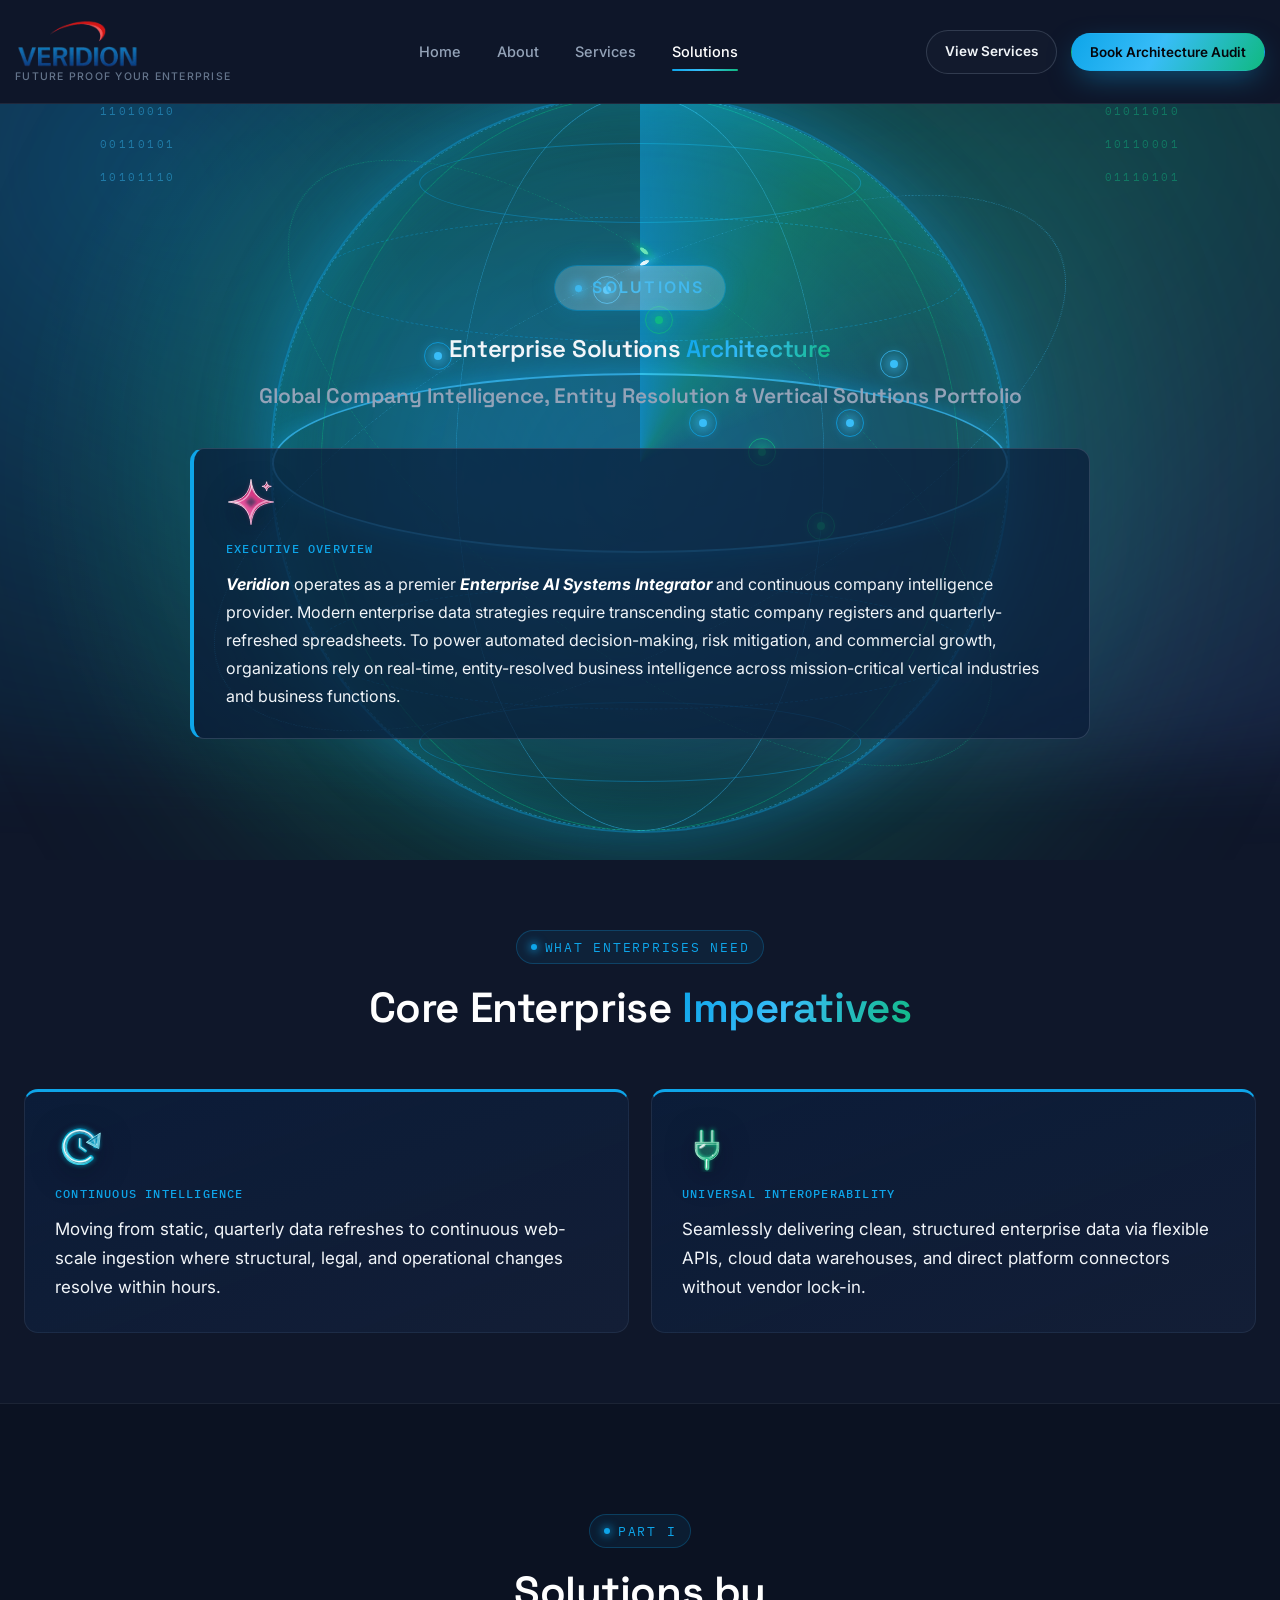
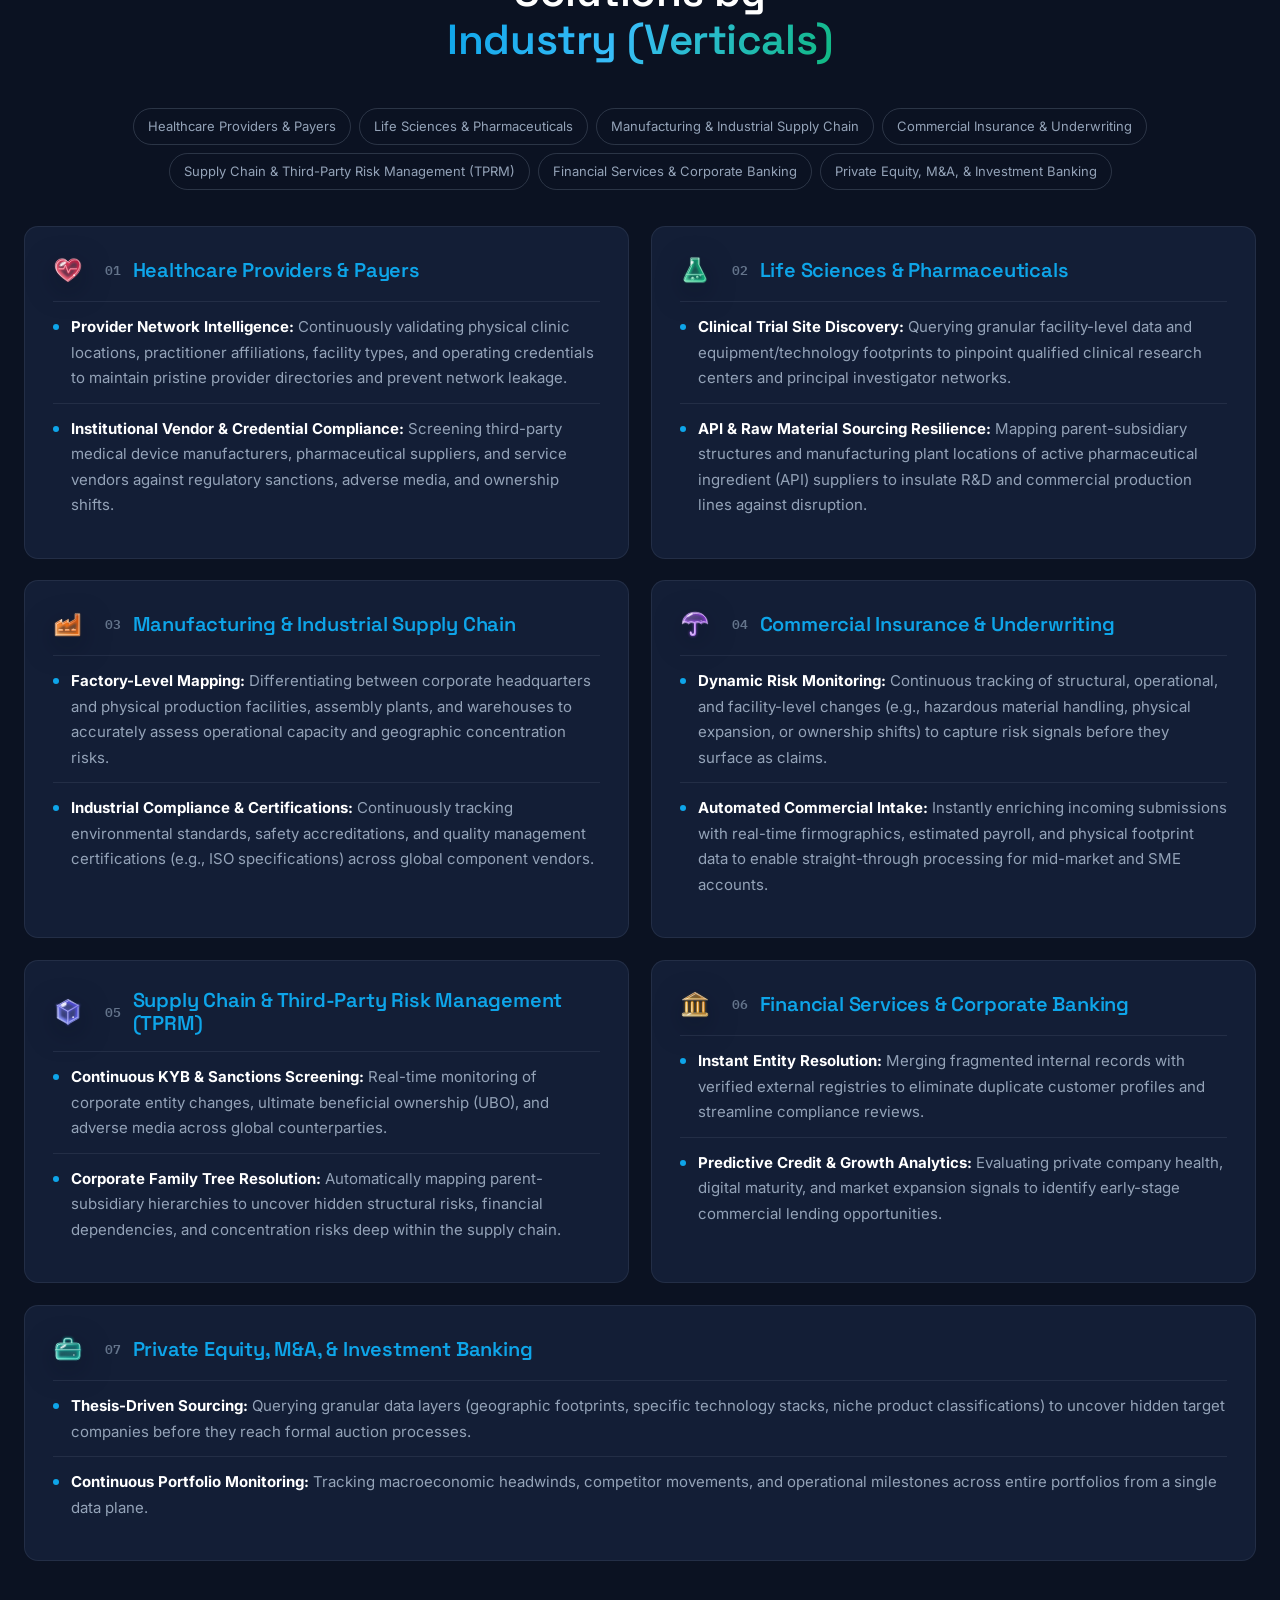
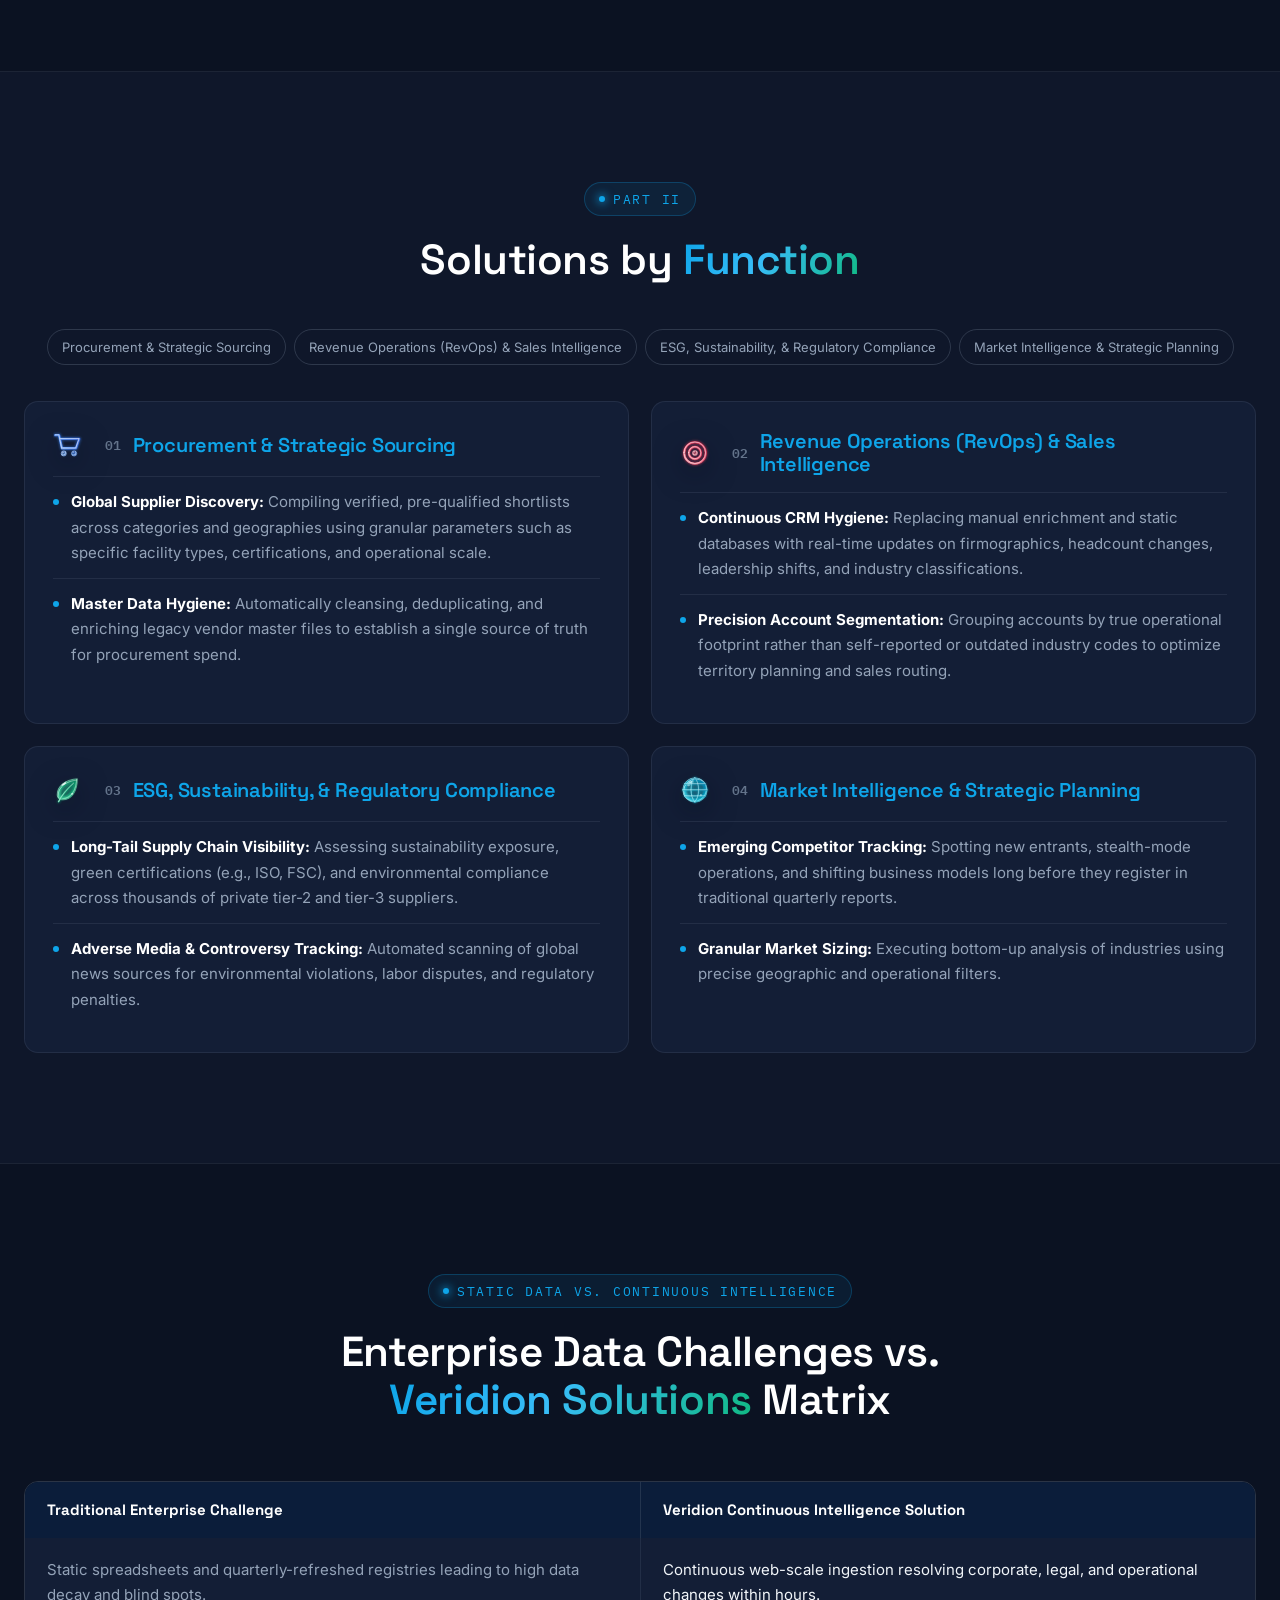
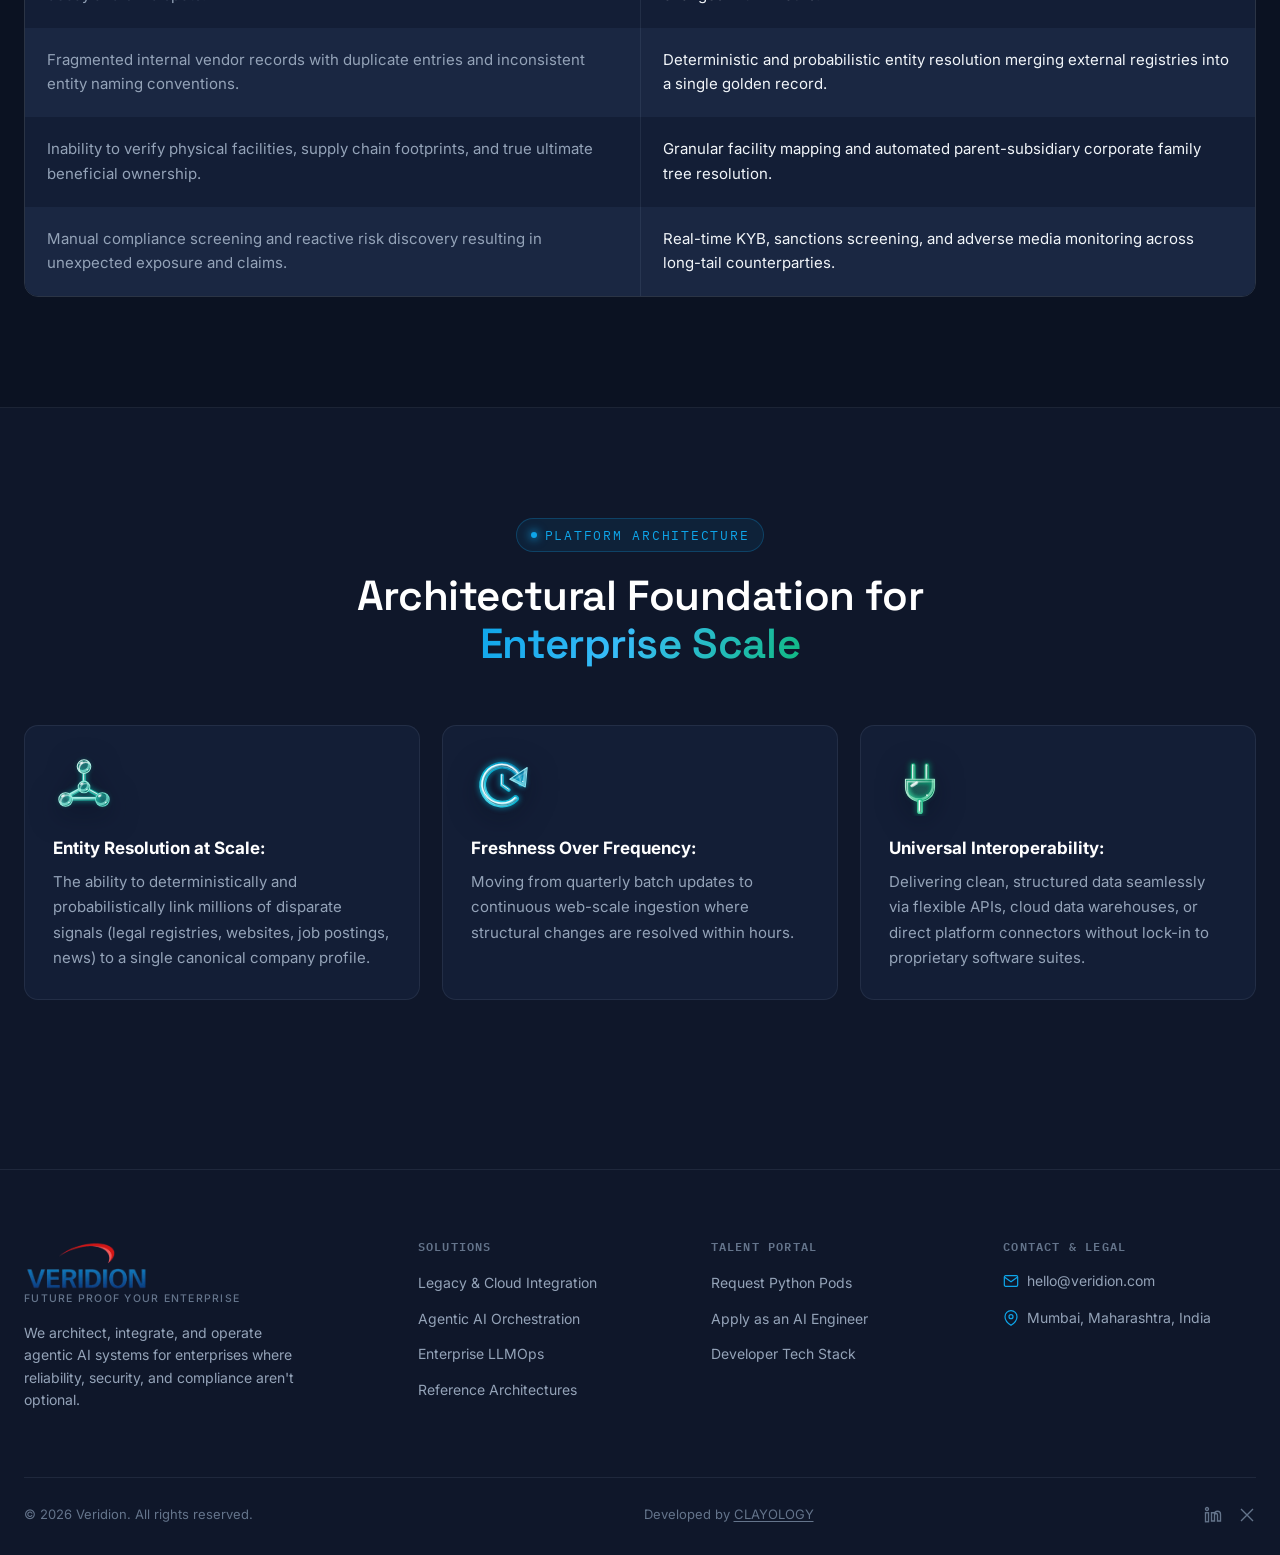
<file: solutions.html>
<!DOCTYPE html>
<html lang="en">

<head>
    <meta charset="UTF-8">
    <meta name="viewport" content="width=device-width, initial-scale=1.0">
    <title>Enterprise Solutions | Veridion </title>
    <meta name="description"
        content="Veridion  enterprise solutions: continuous company intelligence, entity resolution and AI solutions for healthcare, life sciences, manufacturing, insurance, TPRM, financial services and private equity.">
    <link rel="preconnect" href="https://fonts.googleapis.com">
    <link rel="preconnect" href="https://fonts.gstatic.com" crossorigin>
    <link
        href="https://fonts.googleapis.com/css2?family=Inter:wght@400;500;600;700;800&family=Space+Grotesk:wght@500;600;700&family=IBM+Plex+Mono:wght@400;500&display=swap"
        rel="stylesheet">
    <link rel="stylesheet" href="css/style.css?v=3.6">
</head>

<body>
  <!-- glass-icons:start --><svg class="gi-sprite" xmlns="http://www.w3.org/2000/svg" aria-hidden="true" focusable="false" style="position:absolute;width:0;height:0;overflow:hidden"><defs><linearGradient id="giClear-cyan" gradientUnits="userSpaceOnUse" x1="8" y1="6" x2="56" y2="58"><stop offset="0" stop-color="#FFFFFF" stop-opacity="0.22"/><stop offset="0.5" stop-color="#A5F3FC" stop-opacity="0.08"/><stop offset="1" stop-color="#67E8F9" stop-opacity="0.16"/></linearGradient><linearGradient id="giEdge-cyan" gradientUnits="userSpaceOnUse" x1="6" y1="58" x2="58" y2="6"><stop offset="0" stop-color="#67E8F9"/><stop offset="0.45" stop-color="#06B6D4"/><stop offset="1" stop-color="#0369A1"/></linearGradient><linearGradient id="giRim-cyan" gradientUnits="userSpaceOnUse" x1="6" y1="6" x2="58" y2="58"><stop offset="0" stop-color="#FFFFFF"/><stop offset="0.5" stop-color="#A5F3FC"/><stop offset="1" stop-color="#67E8F9"/></linearGradient><linearGradient id="giClear-blue" gradientUnits="userSpaceOnUse" x1="8" y1="6" x2="56" y2="58"><stop offset="0" stop-color="#FFFFFF" stop-opacity="0.22"/><stop offset="0.5" stop-color="#BFDBFE" stop-opacity="0.08"/><stop offset="1" stop-color="#93C5FD" stop-opacity="0.16"/></linearGradient><linearGradient id="giEdge-blue" gradientUnits="userSpaceOnUse" x1="6" y1="58" x2="58" y2="6"><stop offset="0" stop-color="#93C5FD"/><stop offset="0.45" stop-color="#3B82F6"/><stop offset="1" stop-color="#1D4ED8"/></linearGradient><linearGradient id="giRim-blue" gradientUnits="userSpaceOnUse" x1="6" y1="6" x2="58" y2="58"><stop offset="0" stop-color="#FFFFFF"/><stop offset="0.5" stop-color="#BFDBFE"/><stop offset="1" stop-color="#93C5FD"/></linearGradient><linearGradient id="giClear-indigo" gradientUnits="userSpaceOnUse" x1="8" y1="6" x2="56" y2="58"><stop offset="0" stop-color="#FFFFFF" stop-opacity="0.22"/><stop offset="0.5" stop-color="#C7D2FE" stop-opacity="0.08"/><stop offset="1" stop-color="#A5B4FC" stop-opacity="0.16"/></linearGradient><linearGradient id="giEdge-indigo" gradientUnits="userSpaceOnUse" x1="6" y1="58" x2="58" y2="6"><stop offset="0" stop-color="#A5B4FC"/><stop offset="0.45" stop-color="#6366F1"/><stop offset="1" stop-color="#4338CA"/></linearGradient><linearGradient id="giRim-indigo" gradientUnits="userSpaceOnUse" x1="6" y1="6" x2="58" y2="58"><stop offset="0" stop-color="#FFFFFF"/><stop offset="0.5" stop-color="#C7D2FE"/><stop offset="1" stop-color="#A5B4FC"/></linearGradient><linearGradient id="giClear-violet" gradientUnits="userSpaceOnUse" x1="8" y1="6" x2="56" y2="58"><stop offset="0" stop-color="#FFFFFF" stop-opacity="0.22"/><stop offset="0.5" stop-color="#E9D5FF" stop-opacity="0.08"/><stop offset="1" stop-color="#D8B4FE" stop-opacity="0.16"/></linearGradient><linearGradient id="giEdge-violet" gradientUnits="userSpaceOnUse" x1="6" y1="58" x2="58" y2="6"><stop offset="0" stop-color="#D8B4FE"/><stop offset="0.45" stop-color="#A855F7"/><stop offset="1" stop-color="#7E22CE"/></linearGradient><linearGradient id="giRim-violet" gradientUnits="userSpaceOnUse" x1="6" y1="6" x2="58" y2="58"><stop offset="0" stop-color="#FFFFFF"/><stop offset="0.5" stop-color="#E9D5FF"/><stop offset="1" stop-color="#D8B4FE"/></linearGradient><linearGradient id="giClear-pink" gradientUnits="userSpaceOnUse" x1="8" y1="6" x2="56" y2="58"><stop offset="0" stop-color="#FFFFFF" stop-opacity="0.22"/><stop offset="0.5" stop-color="#FBCFE8" stop-opacity="0.08"/><stop offset="1" stop-color="#F9A8D4" stop-opacity="0.16"/></linearGradient><linearGradient id="giEdge-pink" gradientUnits="userSpaceOnUse" x1="6" y1="58" x2="58" y2="6"><stop offset="0" stop-color="#F9A8D4"/><stop offset="0.45" stop-color="#EC4899"/><stop offset="1" stop-color="#BE185D"/></linearGradient><linearGradient id="giRim-pink" gradientUnits="userSpaceOnUse" x1="6" y1="6" x2="58" y2="58"><stop offset="0" stop-color="#FFFFFF"/><stop offset="0.5" stop-color="#FBCFE8"/><stop offset="1" stop-color="#F9A8D4"/></linearGradient><linearGradient id="giClear-rose" gradientUnits="userSpaceOnUse" x1="8" y1="6" x2="56" y2="58"><stop offset="0" stop-color="#FFFFFF" stop-opacity="0.22"/><stop offset="0.5" stop-color="#FECDD3" stop-opacity="0.08"/><stop offset="1" stop-color="#FDA4AF" stop-opacity="0.16"/></linearGradient><linearGradient id="giEdge-rose" gradientUnits="userSpaceOnUse" x1="6" y1="58" x2="58" y2="6"><stop offset="0" stop-color="#FDA4AF"/><stop offset="0.45" stop-color="#F43F5E"/><stop offset="1" stop-color="#BE123C"/></linearGradient><linearGradient id="giRim-rose" gradientUnits="userSpaceOnUse" x1="6" y1="6" x2="58" y2="58"><stop offset="0" stop-color="#FFFFFF"/><stop offset="0.5" stop-color="#FECDD3"/><stop offset="1" stop-color="#FDA4AF"/></linearGradient><linearGradient id="giClear-orange" gradientUnits="userSpaceOnUse" x1="8" y1="6" x2="56" y2="58"><stop offset="0" stop-color="#FFFFFF" stop-opacity="0.22"/><stop offset="0.5" stop-color="#FED7AA" stop-opacity="0.08"/><stop offset="1" stop-color="#FDBA74" stop-opacity="0.16"/></linearGradient><linearGradient id="giEdge-orange" gradientUnits="userSpaceOnUse" x1="6" y1="58" x2="58" y2="6"><stop offset="0" stop-color="#FDBA74"/><stop offset="0.45" stop-color="#F97316"/><stop offset="1" stop-color="#C2410C"/></linearGradient><linearGradient id="giRim-orange" gradientUnits="userSpaceOnUse" x1="6" y1="6" x2="58" y2="58"><stop offset="0" stop-color="#FFFFFF"/><stop offset="0.5" stop-color="#FED7AA"/><stop offset="1" stop-color="#FDBA74"/></linearGradient><linearGradient id="giClear-gold" gradientUnits="userSpaceOnUse" x1="8" y1="6" x2="56" y2="58"><stop offset="0" stop-color="#FFFFFF" stop-opacity="0.22"/><stop offset="0.5" stop-color="#FEF3C7" stop-opacity="0.08"/><stop offset="1" stop-color="#FDE68A" stop-opacity="0.16"/></linearGradient><linearGradient id="giEdge-gold" gradientUnits="userSpaceOnUse" x1="6" y1="58" x2="58" y2="6"><stop offset="0" stop-color="#FDE68A"/><stop offset="0.45" stop-color="#F59E0B"/><stop offset="1" stop-color="#B45309"/></linearGradient><linearGradient id="giRim-gold" gradientUnits="userSpaceOnUse" x1="6" y1="6" x2="58" y2="58"><stop offset="0" stop-color="#FFFFFF"/><stop offset="0.5" stop-color="#FEF3C7"/><stop offset="1" stop-color="#FDE68A"/></linearGradient><linearGradient id="giClear-emerald" gradientUnits="userSpaceOnUse" x1="8" y1="6" x2="56" y2="58"><stop offset="0" stop-color="#FFFFFF" stop-opacity="0.22"/><stop offset="0.5" stop-color="#A7F3D0" stop-opacity="0.08"/><stop offset="1" stop-color="#6EE7B7" stop-opacity="0.16"/></linearGradient><linearGradient id="giEdge-emerald" gradientUnits="userSpaceOnUse" x1="6" y1="58" x2="58" y2="6"><stop offset="0" stop-color="#6EE7B7"/><stop offset="0.45" stop-color="#10B981"/><stop offset="1" stop-color="#047857"/></linearGradient><linearGradient id="giRim-emerald" gradientUnits="userSpaceOnUse" x1="6" y1="6" x2="58" y2="58"><stop offset="0" stop-color="#FFFFFF"/><stop offset="0.5" stop-color="#A7F3D0"/><stop offset="1" stop-color="#6EE7B7"/></linearGradient><linearGradient id="giClear-teal" gradientUnits="userSpaceOnUse" x1="8" y1="6" x2="56" y2="58"><stop offset="0" stop-color="#FFFFFF" stop-opacity="0.22"/><stop offset="0.5" stop-color="#99F6E4" stop-opacity="0.08"/><stop offset="1" stop-color="#5EEAD4" stop-opacity="0.16"/></linearGradient><linearGradient id="giEdge-teal" gradientUnits="userSpaceOnUse" x1="6" y1="58" x2="58" y2="6"><stop offset="0" stop-color="#5EEAD4"/><stop offset="0.45" stop-color="#14B8A6"/><stop offset="1" stop-color="#0F766E"/></linearGradient><linearGradient id="giRim-teal" gradientUnits="userSpaceOnUse" x1="6" y1="6" x2="58" y2="58"><stop offset="0" stop-color="#FFFFFF"/><stop offset="0.5" stop-color="#99F6E4"/><stop offset="1" stop-color="#5EEAD4"/></linearGradient><linearGradient id="giSpec" gradientUnits="userSpaceOnUse" x1="6" y1="4" x2="40" y2="40"><stop offset="0" stop-color="#FFFFFF" stop-opacity="1"/><stop offset="0.6" stop-color="#FFFFFF" stop-opacity="0.5"/><stop offset="1" stop-color="#FFFFFF" stop-opacity="0"/></linearGradient><filter id="giGlow" filterUnits="userSpaceOnUse" x="-12" y="-12" width="88" height="88"><feGaussianBlur stdDeviation="2.6"/></filter><filter id="giBlur2" filterUnits="userSpaceOnUse" x="-12" y="-12" width="88" height="88"><feGaussianBlur stdDeviation="2.2"/></filter><filter id="giBlur1" filterUnits="userSpaceOnUse" x="-12" y="-12" width="88" height="88"><feGaussianBlur stdDeviation="0.8"/></filter></defs><symbol id="gi-shield" viewBox="0 0 64 64"><clipPath id="giC1"><path d="M32 6 L52 13 V30 C52 44 43 53 32 58 C21 53 12 44 12 30 V13 Z" clip-rule="evenodd"/></clipPath><path d="M32 6 L52 13 V30 C52 44 43 53 32 58 C21 53 12 44 12 30 V13 Z" fill="#10B981" opacity="0.32" filter="url(#giGlow)" fill-rule="evenodd"/><path d="M32 6 L52 13 V30 C52 44 43 53 32 58 C21 53 12 44 12 30 V13 Z" fill="url(#giClear-emerald)" fill-rule="evenodd"/><g clip-path="url(#giC1)"><path d="M32 6 L52 13 V30 C52 44 43 53 32 58 C21 53 12 44 12 30 V13 Z" fill="none" stroke="url(#giEdge-emerald)" stroke-width="13.6" opacity="0.95" filter="url(#giBlur2)"/><path d="M32 6 L52 13 V30 C52 44 43 53 32 58 C21 53 12 44 12 30 V13 Z" fill="none" stroke="#064E3B" stroke-width="2.4" opacity="0.6" filter="url(#giBlur1)"/><path d="M32 6 L52 13 V30 C52 44 43 53 32 58 C21 53 12 44 12 30 V13 Z" fill="none" stroke="#A7F3D0" stroke-width="2.6" opacity="0.6" filter="url(#giBlur1)" transform="translate(-1.6 -2.2)"/><path d="M32 6 L52 13 V30 C52 44 43 53 32 58 C21 53 12 44 12 30 V13 Z" fill="none" stroke="url(#giSpec)" stroke-width="1.7" transform="translate(1.9 2.5)"/><ellipse cx="24.0" cy="17.4" rx="6.0" ry="3.6" fill="#FFFFFF" opacity="0.9" transform="rotate(-32 24.0 17.4)" filter="url(#giBlur1)"/><circle cx="41.6" cy="43.4" r="1.8" fill="#FFFFFF" opacity="0.75"/></g><path d="M32 6 L52 13 V30 C52 44 43 53 32 58 C21 53 12 44 12 30 V13 Z" fill="none" stroke="url(#giRim-emerald)" stroke-width="1.1" opacity="0.9" stroke-linejoin="round"/><path d="M23 31 L29.5 37.5 L41 25" stroke-linecap="round" stroke-linejoin="round" fill="none" stroke="#10B981" stroke-opacity="0.42" stroke-width="8" filter="url(#giGlow)"/><path d="M23 31 L29.5 37.5 L41 25" stroke-linecap="round" stroke-linejoin="round" fill="none" stroke="url(#giEdge-emerald)" stroke-width="5"/><path d="M23 31 L29.5 37.5 L41 25" stroke-linecap="round" stroke-linejoin="round" fill="none" stroke="#FFFFFF" stroke-opacity="0.4" stroke-width="2.75" filter="url(#giBlur1)"/><path d="M23 31 L29.5 37.5 L41 25" stroke-linecap="round" stroke-linejoin="round" fill="none" stroke="#064E3B" stroke-opacity="0.5" stroke-width="0.80" transform="translate(0.7 1)"/><path d="M23 31 L29.5 37.5 L41 25" stroke-linecap="round" stroke-linejoin="round" fill="none" stroke="#FFFFFF" stroke-opacity="0.9" stroke-width="1.00" transform="translate(-0.6 -0.9)"/></symbol><symbol id="gi-lock" viewBox="0 0 64 64"><path d="M21 29 V21 A11 11 0 0 1 43 21 V29" stroke-linecap="round" stroke-linejoin="round" fill="none" stroke="#F59E0B" stroke-opacity="0.42" stroke-width="9" filter="url(#giGlow)"/><path d="M21 29 V21 A11 11 0 0 1 43 21 V29" stroke-linecap="round" stroke-linejoin="round" fill="none" stroke="url(#giEdge-gold)" stroke-width="6"/><path d="M21 29 V21 A11 11 0 0 1 43 21 V29" stroke-linecap="round" stroke-linejoin="round" fill="none" stroke="#FFFFFF" stroke-opacity="0.4" stroke-width="3.30" filter="url(#giBlur1)"/><path d="M21 29 V21 A11 11 0 0 1 43 21 V29" stroke-linecap="round" stroke-linejoin="round" fill="none" stroke="#78350F" stroke-opacity="0.5" stroke-width="0.96" transform="translate(0.7 1)"/><path d="M21 29 V21 A11 11 0 0 1 43 21 V29" stroke-linecap="round" stroke-linejoin="round" fill="none" stroke="#FFFFFF" stroke-opacity="0.9" stroke-width="1.20" transform="translate(-0.6 -0.9)"/><clipPath id="giC2"><path d="M20 28 H44 A8 8 0 0 1 52 36 V48 A8 8 0 0 1 44 56 H20 A8 8 0 0 1 12 48 V36 A8 8 0 0 1 20 28 Z" clip-rule="evenodd"/></clipPath><path d="M20 28 H44 A8 8 0 0 1 52 36 V48 A8 8 0 0 1 44 56 H20 A8 8 0 0 1 12 48 V36 A8 8 0 0 1 20 28 Z" fill="#F59E0B" opacity="0.32" filter="url(#giGlow)" fill-rule="evenodd"/><path d="M20 28 H44 A8 8 0 0 1 52 36 V48 A8 8 0 0 1 44 56 H20 A8 8 0 0 1 12 48 V36 A8 8 0 0 1 20 28 Z" fill="url(#giClear-gold)" fill-rule="evenodd"/><g clip-path="url(#giC2)"><path d="M20 28 H44 A8 8 0 0 1 52 36 V48 A8 8 0 0 1 44 56 H20 A8 8 0 0 1 12 48 V36 A8 8 0 0 1 20 28 Z" fill="none" stroke="url(#giEdge-gold)" stroke-width="9.5" opacity="0.95" filter="url(#giBlur2)"/><path d="M20 28 H44 A8 8 0 0 1 52 36 V48 A8 8 0 0 1 44 56 H20 A8 8 0 0 1 12 48 V36 A8 8 0 0 1 20 28 Z" fill="none" stroke="#78350F" stroke-width="2.4" opacity="0.6" filter="url(#giBlur1)"/><path d="M20 28 H44 A8 8 0 0 1 52 36 V48 A8 8 0 0 1 44 56 H20 A8 8 0 0 1 12 48 V36 A8 8 0 0 1 20 28 Z" fill="none" stroke="#FEF3C7" stroke-width="2.6" opacity="0.6" filter="url(#giBlur1)" transform="translate(-1.6 -2.2)"/><path d="M20 28 H44 A8 8 0 0 1 52 36 V48 A8 8 0 0 1 44 56 H20 A8 8 0 0 1 12 48 V36 A8 8 0 0 1 20 28 Z" fill="none" stroke="url(#giSpec)" stroke-width="1.7" transform="translate(1.9 2.5)"/><ellipse cx="24.0" cy="34.2" rx="6.0" ry="2.0" fill="#FFFFFF" opacity="0.9" transform="rotate(-32 24.0 34.2)" filter="url(#giBlur1)"/><circle cx="41.6" cy="48.2" r="1.3" fill="#FFFFFF" opacity="0.75"/></g><path d="M20 28 H44 A8 8 0 0 1 52 36 V48 A8 8 0 0 1 44 56 H20 A8 8 0 0 1 12 48 V36 A8 8 0 0 1 20 28 Z" fill="none" stroke="url(#giRim-gold)" stroke-width="1.1" opacity="0.9" stroke-linejoin="round"/><path d="M32 38 V46" stroke-linecap="round" stroke-linejoin="round" fill="none" stroke="#F59E0B" stroke-opacity="0.42" stroke-width="8" filter="url(#giGlow)"/><path d="M32 38 V46" stroke-linecap="round" stroke-linejoin="round" fill="none" stroke="url(#giEdge-gold)" stroke-width="5"/><path d="M32 38 V46" stroke-linecap="round" stroke-linejoin="round" fill="none" stroke="#FFFFFF" stroke-opacity="0.4" stroke-width="2.75" filter="url(#giBlur1)"/><path d="M32 38 V46" stroke-linecap="round" stroke-linejoin="round" fill="none" stroke="#78350F" stroke-opacity="0.5" stroke-width="0.80" transform="translate(0.7 1)"/><path d="M32 38 V46" stroke-linecap="round" stroke-linejoin="round" fill="none" stroke="#FFFFFF" stroke-opacity="0.9" stroke-width="1.00" transform="translate(-0.6 -0.9)"/></symbol><symbol id="gi-users" viewBox="0 0 64 64"><clipPath id="giC3"><path d="M37 20 a7 7 0 1 0 14 0 a7 7 0 1 0 -14 0 Z" clip-rule="evenodd"/></clipPath><path d="M37 20 a7 7 0 1 0 14 0 a7 7 0 1 0 -14 0 Z" fill="#A855F7" opacity="0.32" filter="url(#giGlow)" fill-rule="evenodd"/><path d="M37 20 a7 7 0 1 0 14 0 a7 7 0 1 0 -14 0 Z" fill="url(#giClear-violet)" fill-rule="evenodd"/><g clip-path="url(#giC3)"><path d="M37 20 a7 7 0 1 0 14 0 a7 7 0 1 0 -14 0 Z" fill="none" stroke="url(#giEdge-violet)" stroke-width="4.8" opacity="0.95" filter="url(#giBlur2)"/><path d="M37 20 a7 7 0 1 0 14 0 a7 7 0 1 0 -14 0 Z" fill="none" stroke="#4C1D95" stroke-width="2.4" opacity="0.6" filter="url(#giBlur1)"/><path d="M37 20 a7 7 0 1 0 14 0 a7 7 0 1 0 -14 0 Z" fill="none" stroke="#E9D5FF" stroke-width="2.6" opacity="0.6" filter="url(#giBlur1)" transform="translate(-1.6 -2.2)"/><path d="M37 20 a7 7 0 1 0 14 0 a7 7 0 1 0 -14 0 Z" fill="none" stroke="url(#giSpec)" stroke-width="1.7" transform="translate(1.9 2.5)"/><ellipse cx="41.2" cy="16.1" rx="2.1" ry="1.2" fill="#FFFFFF" opacity="0.9" transform="rotate(-32 41.2 16.1)" filter="url(#giBlur1)"/><circle cx="47.4" cy="23.1" r="0.8" fill="#FFFFFF" opacity="0.75"/></g><path d="M37 20 a7 7 0 1 0 14 0 a7 7 0 1 0 -14 0 Z" fill="none" stroke="url(#giRim-violet)" stroke-width="1.1" opacity="0.9" stroke-linejoin="round"/><clipPath id="giC4"><path d="M36 34 C38 31 41 30 44 30 C51 30 56 35 56 46 H42 Z" clip-rule="evenodd"/></clipPath><path d="M36 34 C38 31 41 30 44 30 C51 30 56 35 56 46 H42 Z" fill="#A855F7" opacity="0.32" filter="url(#giGlow)" fill-rule="evenodd"/><path d="M36 34 C38 31 41 30 44 30 C51 30 56 35 56 46 H42 Z" fill="url(#giClear-violet)" fill-rule="evenodd"/><g clip-path="url(#giC4)"><path d="M36 34 C38 31 41 30 44 30 C51 30 56 35 56 46 H42 Z" fill="none" stroke="url(#giEdge-violet)" stroke-width="5.4" opacity="0.95" filter="url(#giBlur2)"/><path d="M36 34 C38 31 41 30 44 30 C51 30 56 35 56 46 H42 Z" fill="none" stroke="#4C1D95" stroke-width="2.4" opacity="0.6" filter="url(#giBlur1)"/><path d="M36 34 C38 31 41 30 44 30 C51 30 56 35 56 46 H42 Z" fill="none" stroke="#E9D5FF" stroke-width="2.6" opacity="0.6" filter="url(#giBlur1)" transform="translate(-1.6 -2.2)"/><path d="M36 34 C38 31 41 30 44 30 C51 30 56 35 56 46 H42 Z" fill="none" stroke="url(#giSpec)" stroke-width="1.7" transform="translate(1.9 2.5)"/><ellipse cx="42.0" cy="33.5" rx="3.0" ry="1.2" fill="#FFFFFF" opacity="0.9" transform="rotate(-32 42.0 33.5)" filter="url(#giBlur1)"/><circle cx="50.8" cy="41.5" r="0.8" fill="#FFFFFF" opacity="0.75"/></g><path d="M36 34 C38 31 41 30 44 30 C51 30 56 35 56 46 H42 Z" fill="none" stroke="url(#giRim-violet)" stroke-width="1.1" opacity="0.9" stroke-linejoin="round"/><clipPath id="giC5"><path d="M15 21 a9 9 0 1 0 18 0 a9 9 0 1 0 -18 0 Z" clip-rule="evenodd"/></clipPath><path d="M15 21 a9 9 0 1 0 18 0 a9 9 0 1 0 -18 0 Z" fill="#A855F7" opacity="0.32" filter="url(#giGlow)" fill-rule="evenodd"/><path d="M15 21 a9 9 0 1 0 18 0 a9 9 0 1 0 -18 0 Z" fill="url(#giClear-violet)" fill-rule="evenodd"/><g clip-path="url(#giC5)"><path d="M15 21 a9 9 0 1 0 18 0 a9 9 0 1 0 -18 0 Z" fill="none" stroke="url(#giEdge-violet)" stroke-width="6.1" opacity="0.95" filter="url(#giBlur2)"/><path d="M15 21 a9 9 0 1 0 18 0 a9 9 0 1 0 -18 0 Z" fill="none" stroke="#4C1D95" stroke-width="2.4" opacity="0.6" filter="url(#giBlur1)"/><path d="M15 21 a9 9 0 1 0 18 0 a9 9 0 1 0 -18 0 Z" fill="none" stroke="#E9D5FF" stroke-width="2.6" opacity="0.6" filter="url(#giBlur1)" transform="translate(-1.6 -2.2)"/><path d="M15 21 a9 9 0 1 0 18 0 a9 9 0 1 0 -18 0 Z" fill="none" stroke="url(#giSpec)" stroke-width="1.7" transform="translate(1.9 2.5)"/><ellipse cx="20.4" cy="16.0" rx="2.7" ry="1.3" fill="#FFFFFF" opacity="0.9" transform="rotate(-32 20.4 16.0)" filter="url(#giBlur1)"/><circle cx="28.3" cy="25.0" r="0.8" fill="#FFFFFF" opacity="0.75"/></g><path d="M15 21 a9 9 0 1 0 18 0 a9 9 0 1 0 -18 0 Z" fill="none" stroke="url(#giRim-violet)" stroke-width="1.1" opacity="0.9" stroke-linejoin="round"/><clipPath id="giC6"><path d="M8 52 C8 40 15 34 24 34 C33 34 40 40 40 52 Z" clip-rule="evenodd"/></clipPath><path d="M8 52 C8 40 15 34 24 34 C33 34 40 40 40 52 Z" fill="#A855F7" opacity="0.32" filter="url(#giGlow)" fill-rule="evenodd"/><path d="M8 52 C8 40 15 34 24 34 C33 34 40 40 40 52 Z" fill="url(#giClear-violet)" fill-rule="evenodd"/><g clip-path="url(#giC6)"><path d="M8 52 C8 40 15 34 24 34 C33 34 40 40 40 52 Z" fill="none" stroke="url(#giEdge-violet)" stroke-width="6.1" opacity="0.95" filter="url(#giBlur2)"/><path d="M8 52 C8 40 15 34 24 34 C33 34 40 40 40 52 Z" fill="none" stroke="#4C1D95" stroke-width="2.4" opacity="0.6" filter="url(#giBlur1)"/><path d="M8 52 C8 40 15 34 24 34 C33 34 40 40 40 52 Z" fill="none" stroke="#E9D5FF" stroke-width="2.6" opacity="0.6" filter="url(#giBlur1)" transform="translate(-1.6 -2.2)"/><path d="M8 52 C8 40 15 34 24 34 C33 34 40 40 40 52 Z" fill="none" stroke="url(#giSpec)" stroke-width="1.7" transform="translate(1.9 2.5)"/><ellipse cx="17.6" cy="38.0" rx="4.8" ry="1.3" fill="#FFFFFF" opacity="0.9" transform="rotate(-32 17.6 38.0)" filter="url(#giBlur1)"/><circle cx="31.7" cy="47.0" r="0.8" fill="#FFFFFF" opacity="0.75"/></g><path d="M8 52 C8 40 15 34 24 34 C33 34 40 40 40 52 Z" fill="none" stroke="url(#giRim-violet)" stroke-width="1.1" opacity="0.9" stroke-linejoin="round"/></symbol><symbol id="gi-eye" viewBox="0 0 64 64"><clipPath id="giC7"><path d="M5 32 C13 18 23 13 32 13 C41 13 51 18 59 32 C51 46 41 51 32 51 C23 51 13 46 5 32 Z" clip-rule="evenodd"/></clipPath><path d="M5 32 C13 18 23 13 32 13 C41 13 51 18 59 32 C51 46 41 51 32 51 C23 51 13 46 5 32 Z" fill="#06B6D4" opacity="0.32" filter="url(#giGlow)" fill-rule="evenodd"/><path d="M5 32 C13 18 23 13 32 13 C41 13 51 18 59 32 C51 46 41 51 32 51 C23 51 13 46 5 32 Z" fill="url(#giClear-cyan)" fill-rule="evenodd"/><g clip-path="url(#giC7)"><path d="M5 32 C13 18 23 13 32 13 C41 13 51 18 59 32 C51 46 41 51 32 51 C23 51 13 46 5 32 Z" fill="none" stroke="url(#giEdge-cyan)" stroke-width="12.9" opacity="0.95" filter="url(#giBlur2)"/><path d="M5 32 C13 18 23 13 32 13 C41 13 51 18 59 32 C51 46 41 51 32 51 C23 51 13 46 5 32 Z" fill="none" stroke="#164E63" stroke-width="2.4" opacity="0.6" filter="url(#giBlur1)"/><path d="M5 32 C13 18 23 13 32 13 C41 13 51 18 59 32 C51 46 41 51 32 51 C23 51 13 46 5 32 Z" fill="none" stroke="#A5F3FC" stroke-width="2.6" opacity="0.6" filter="url(#giBlur1)" transform="translate(-1.6 -2.2)"/><path d="M5 32 C13 18 23 13 32 13 C41 13 51 18 59 32 C51 46 41 51 32 51 C23 51 13 46 5 32 Z" fill="none" stroke="url(#giSpec)" stroke-width="1.7" transform="translate(1.9 2.5)"/><ellipse cx="21.2" cy="21.4" rx="8.1" ry="2.7" fill="#FFFFFF" opacity="0.9" transform="rotate(-32 21.2 21.4)" filter="url(#giBlur1)"/><circle cx="45.0" cy="40.4" r="1.7" fill="#FFFFFF" opacity="0.75"/></g><path d="M5 32 C13 18 23 13 32 13 C41 13 51 18 59 32 C51 46 41 51 32 51 C23 51 13 46 5 32 Z" fill="none" stroke="url(#giRim-cyan)" stroke-width="1.1" opacity="0.9" stroke-linejoin="round"/><clipPath id="giC8"><path d="M22 32 a10 10 0 1 0 20 0 a10 10 0 1 0 -20 0 Z" clip-rule="evenodd"/></clipPath><path d="M22 32 a10 10 0 1 0 20 0 a10 10 0 1 0 -20 0 Z" fill="#06B6D4" opacity="0.32" filter="url(#giGlow)" fill-rule="evenodd"/><path d="M22 32 a10 10 0 1 0 20 0 a10 10 0 1 0 -20 0 Z" fill="url(#giClear-cyan)" fill-rule="evenodd"/><g clip-path="url(#giC8)"><path d="M22 32 a10 10 0 1 0 20 0 a10 10 0 1 0 -20 0 Z" fill="none" stroke="url(#giEdge-cyan)" stroke-width="6.8" opacity="0.95" filter="url(#giBlur2)"/><path d="M22 32 a10 10 0 1 0 20 0 a10 10 0 1 0 -20 0 Z" fill="none" stroke="#164E63" stroke-width="2.4" opacity="0.6" filter="url(#giBlur1)"/><path d="M22 32 a10 10 0 1 0 20 0 a10 10 0 1 0 -20 0 Z" fill="none" stroke="#A5F3FC" stroke-width="2.6" opacity="0.6" filter="url(#giBlur1)" transform="translate(-1.6 -2.2)"/><path d="M22 32 a10 10 0 1 0 20 0 a10 10 0 1 0 -20 0 Z" fill="none" stroke="url(#giSpec)" stroke-width="1.7" transform="translate(1.9 2.5)"/><ellipse cx="28.0" cy="26.4" rx="3.0" ry="1.4" fill="#FFFFFF" opacity="0.9" transform="rotate(-32 28.0 26.4)" filter="url(#giBlur1)"/><circle cx="36.8" cy="36.4" r="0.9" fill="#FFFFFF" opacity="0.75"/></g><path d="M22 32 a10 10 0 1 0 20 0 a10 10 0 1 0 -20 0 Z" fill="none" stroke="url(#giRim-cyan)" stroke-width="1.1" opacity="0.9" stroke-linejoin="round"/><path d="M29 29 L30 30" stroke-linecap="round" stroke-linejoin="round" fill="none" stroke="#06B6D4" stroke-opacity="0.42" stroke-width="6" filter="url(#giGlow)"/><path d="M29 29 L30 30" stroke-linecap="round" stroke-linejoin="round" fill="none" stroke="url(#giEdge-cyan)" stroke-width="3"/><path d="M29 29 L30 30" stroke-linecap="round" stroke-linejoin="round" fill="none" stroke="#FFFFFF" stroke-opacity="0.4" stroke-width="1.65" filter="url(#giBlur1)"/><path d="M29 29 L30 30" stroke-linecap="round" stroke-linejoin="round" fill="none" stroke="#164E63" stroke-opacity="0.5" stroke-width="0.60" transform="translate(0.7 1)"/><path d="M29 29 L30 30" stroke-linecap="round" stroke-linejoin="round" fill="none" stroke="#FFFFFF" stroke-opacity="0.9" stroke-width="0.70" transform="translate(-0.6 -0.9)"/></symbol><symbol id="gi-database" viewBox="0 0 64 64"><clipPath id="giC9"><path d="M12 16 C12 9 52 9 52 16 V48 C52 55 12 55 12 48 Z" clip-rule="evenodd"/></clipPath><path d="M12 16 C12 9 52 9 52 16 V48 C52 55 12 55 12 48 Z" fill="#3B82F6" opacity="0.32" filter="url(#giGlow)" fill-rule="evenodd"/><path d="M12 16 C12 9 52 9 52 16 V48 C52 55 12 55 12 48 Z" fill="url(#giClear-blue)" fill-rule="evenodd"/><g clip-path="url(#giC9)"><path d="M12 16 C12 9 52 9 52 16 V48 C52 55 12 55 12 48 Z" fill="none" stroke="url(#giEdge-blue)" stroke-width="13.6" opacity="0.95" filter="url(#giBlur2)"/><path d="M12 16 C12 9 52 9 52 16 V48 C52 55 12 55 12 48 Z" fill="none" stroke="#1E3A8A" stroke-width="2.4" opacity="0.6" filter="url(#giBlur1)"/><path d="M12 16 C12 9 52 9 52 16 V48 C52 55 12 55 12 48 Z" fill="none" stroke="#BFDBFE" stroke-width="2.6" opacity="0.6" filter="url(#giBlur1)" transform="translate(-1.6 -2.2)"/><path d="M12 16 C12 9 52 9 52 16 V48 C52 55 12 55 12 48 Z" fill="none" stroke="url(#giSpec)" stroke-width="1.7" transform="translate(1.9 2.5)"/><ellipse cx="24.0" cy="20.1" rx="6.0" ry="3.0" fill="#FFFFFF" opacity="0.9" transform="rotate(-32 24.0 20.1)" filter="url(#giBlur1)"/><circle cx="41.6" cy="41.4" r="1.8" fill="#FFFFFF" opacity="0.75"/></g><path d="M12 16 C12 9 52 9 52 16 V48 C52 55 12 55 12 48 Z" fill="none" stroke="url(#giRim-blue)" stroke-width="1.1" opacity="0.9" stroke-linejoin="round"/><path d="M12 16 C12 23 52 23 52 16" stroke-linecap="round" stroke-linejoin="round" fill="none" stroke="#3B82F6" stroke-opacity="0.42" stroke-width="6" filter="url(#giGlow)"/><path d="M12 16 C12 23 52 23 52 16" stroke-linecap="round" stroke-linejoin="round" fill="none" stroke="url(#giEdge-blue)" stroke-width="3"/><path d="M12 16 C12 23 52 23 52 16" stroke-linecap="round" stroke-linejoin="round" fill="none" stroke="#FFFFFF" stroke-opacity="0.4" stroke-width="1.65" filter="url(#giBlur1)"/><path d="M12 16 C12 23 52 23 52 16" stroke-linecap="round" stroke-linejoin="round" fill="none" stroke="#1E3A8A" stroke-opacity="0.5" stroke-width="0.60" transform="translate(0.7 1)"/><path d="M12 16 C12 23 52 23 52 16" stroke-linecap="round" stroke-linejoin="round" fill="none" stroke="#FFFFFF" stroke-opacity="0.9" stroke-width="0.70" transform="translate(-0.6 -0.9)"/><path d="M12 28 C12 35 52 35 52 28" stroke-linecap="round" stroke-linejoin="round" fill="none" stroke="#3B82F6" stroke-opacity="0.42" stroke-width="6" filter="url(#giGlow)"/><path d="M12 28 C12 35 52 35 52 28" stroke-linecap="round" stroke-linejoin="round" fill="none" stroke="url(#giEdge-blue)" stroke-width="3"/><path d="M12 28 C12 35 52 35 52 28" stroke-linecap="round" stroke-linejoin="round" fill="none" stroke="#FFFFFF" stroke-opacity="0.4" stroke-width="1.65" filter="url(#giBlur1)"/><path d="M12 28 C12 35 52 35 52 28" stroke-linecap="round" stroke-linejoin="round" fill="none" stroke="#1E3A8A" stroke-opacity="0.5" stroke-width="0.60" transform="translate(0.7 1)"/><path d="M12 28 C12 35 52 35 52 28" stroke-linecap="round" stroke-linejoin="round" fill="none" stroke="#FFFFFF" stroke-opacity="0.9" stroke-width="0.70" transform="translate(-0.6 -0.9)"/><path d="M12 40 C12 47 52 47 52 40" stroke-linecap="round" stroke-linejoin="round" fill="none" stroke="#3B82F6" stroke-opacity="0.42" stroke-width="6" filter="url(#giGlow)"/><path d="M12 40 C12 47 52 47 52 40" stroke-linecap="round" stroke-linejoin="round" fill="none" stroke="url(#giEdge-blue)" stroke-width="3"/><path d="M12 40 C12 47 52 47 52 40" stroke-linecap="round" stroke-linejoin="round" fill="none" stroke="#FFFFFF" stroke-opacity="0.4" stroke-width="1.65" filter="url(#giBlur1)"/><path d="M12 40 C12 47 52 47 52 40" stroke-linecap="round" stroke-linejoin="round" fill="none" stroke="#1E3A8A" stroke-opacity="0.5" stroke-width="0.60" transform="translate(0.7 1)"/><path d="M12 40 C12 47 52 47 52 40" stroke-linecap="round" stroke-linejoin="round" fill="none" stroke="#FFFFFF" stroke-opacity="0.9" stroke-width="0.70" transform="translate(-0.6 -0.9)"/></symbol><symbol id="gi-network" viewBox="0 0 64 64"><path d="M32 20 V28 M27 37 L18 42 M37 37 L46 42 M20 46 H44" stroke-linecap="round" stroke-linejoin="round" fill="none" stroke="#14B8A6" stroke-opacity="0.42" stroke-width="7" filter="url(#giGlow)"/><path d="M32 20 V28 M27 37 L18 42 M37 37 L46 42 M20 46 H44" stroke-linecap="round" stroke-linejoin="round" fill="none" stroke="url(#giEdge-teal)" stroke-width="4"/><path d="M32 20 V28 M27 37 L18 42 M37 37 L46 42 M20 46 H44" stroke-linecap="round" stroke-linejoin="round" fill="none" stroke="#FFFFFF" stroke-opacity="0.4" stroke-width="2.20" filter="url(#giBlur1)"/><path d="M32 20 V28 M27 37 L18 42 M37 37 L46 42 M20 46 H44" stroke-linecap="round" stroke-linejoin="round" fill="none" stroke="#134E4A" stroke-opacity="0.5" stroke-width="0.64" transform="translate(0.7 1)"/><path d="M32 20 V28 M27 37 L18 42 M37 37 L46 42 M20 46 H44" stroke-linecap="round" stroke-linejoin="round" fill="none" stroke="#FFFFFF" stroke-opacity="0.9" stroke-width="0.80" transform="translate(-0.6 -0.9)"/><clipPath id="giC10"><path d="M25 13 a7 7 0 1 0 14 0 a7 7 0 1 0 -14 0 Z" clip-rule="evenodd"/></clipPath><path d="M25 13 a7 7 0 1 0 14 0 a7 7 0 1 0 -14 0 Z" fill="#14B8A6" opacity="0.32" filter="url(#giGlow)" fill-rule="evenodd"/><path d="M25 13 a7 7 0 1 0 14 0 a7 7 0 1 0 -14 0 Z" fill="url(#giClear-teal)" fill-rule="evenodd"/><g clip-path="url(#giC10)"><path d="M25 13 a7 7 0 1 0 14 0 a7 7 0 1 0 -14 0 Z" fill="none" stroke="url(#giEdge-teal)" stroke-width="4.8" opacity="0.95" filter="url(#giBlur2)"/><path d="M25 13 a7 7 0 1 0 14 0 a7 7 0 1 0 -14 0 Z" fill="none" stroke="#134E4A" stroke-width="2.4" opacity="0.6" filter="url(#giBlur1)"/><path d="M25 13 a7 7 0 1 0 14 0 a7 7 0 1 0 -14 0 Z" fill="none" stroke="#99F6E4" stroke-width="2.6" opacity="0.6" filter="url(#giBlur1)" transform="translate(-1.6 -2.2)"/><path d="M25 13 a7 7 0 1 0 14 0 a7 7 0 1 0 -14 0 Z" fill="none" stroke="url(#giSpec)" stroke-width="1.7" transform="translate(1.9 2.5)"/><ellipse cx="29.2" cy="9.1" rx="2.1" ry="1.2" fill="#FFFFFF" opacity="0.9" transform="rotate(-32 29.2 9.1)" filter="url(#giBlur1)"/><circle cx="35.4" cy="16.1" r="0.8" fill="#FFFFFF" opacity="0.75"/></g><path d="M25 13 a7 7 0 1 0 14 0 a7 7 0 1 0 -14 0 Z" fill="none" stroke="url(#giRim-teal)" stroke-width="1.1" opacity="0.9" stroke-linejoin="round"/><clipPath id="giC11"><path d="M26 34 a6 6 0 1 0 12 0 a6 6 0 1 0 -12 0 Z" clip-rule="evenodd"/></clipPath><path d="M26 34 a6 6 0 1 0 12 0 a6 6 0 1 0 -12 0 Z" fill="#14B8A6" opacity="0.32" filter="url(#giGlow)" fill-rule="evenodd"/><path d="M26 34 a6 6 0 1 0 12 0 a6 6 0 1 0 -12 0 Z" fill="url(#giClear-teal)" fill-rule="evenodd"/><g clip-path="url(#giC11)"><path d="M26 34 a6 6 0 1 0 12 0 a6 6 0 1 0 -12 0 Z" fill="none" stroke="url(#giEdge-teal)" stroke-width="4.1" opacity="0.95" filter="url(#giBlur2)"/><path d="M26 34 a6 6 0 1 0 12 0 a6 6 0 1 0 -12 0 Z" fill="none" stroke="#134E4A" stroke-width="2.4" opacity="0.6" filter="url(#giBlur1)"/><path d="M26 34 a6 6 0 1 0 12 0 a6 6 0 1 0 -12 0 Z" fill="none" stroke="#99F6E4" stroke-width="2.6" opacity="0.6" filter="url(#giBlur1)" transform="translate(-1.6 -2.2)"/><path d="M26 34 a6 6 0 1 0 12 0 a6 6 0 1 0 -12 0 Z" fill="none" stroke="url(#giSpec)" stroke-width="1.7" transform="translate(1.9 2.5)"/><ellipse cx="29.6" cy="30.6" rx="2.0" ry="1.2" fill="#FFFFFF" opacity="0.9" transform="rotate(-32 29.6 30.6)" filter="url(#giBlur1)"/><circle cx="34.9" cy="36.6" r="0.8" fill="#FFFFFF" opacity="0.75"/></g><path d="M26 34 a6 6 0 1 0 12 0 a6 6 0 1 0 -12 0 Z" fill="none" stroke="url(#giRim-teal)" stroke-width="1.1" opacity="0.9" stroke-linejoin="round"/><clipPath id="giC12"><path d="M6 47 a7 7 0 1 0 14 0 a7 7 0 1 0 -14 0 Z" clip-rule="evenodd"/></clipPath><path d="M6 47 a7 7 0 1 0 14 0 a7 7 0 1 0 -14 0 Z" fill="#14B8A6" opacity="0.32" filter="url(#giGlow)" fill-rule="evenodd"/><path d="M6 47 a7 7 0 1 0 14 0 a7 7 0 1 0 -14 0 Z" fill="url(#giClear-teal)" fill-rule="evenodd"/><g clip-path="url(#giC12)"><path d="M6 47 a7 7 0 1 0 14 0 a7 7 0 1 0 -14 0 Z" fill="none" stroke="url(#giEdge-teal)" stroke-width="4.8" opacity="0.95" filter="url(#giBlur2)"/><path d="M6 47 a7 7 0 1 0 14 0 a7 7 0 1 0 -14 0 Z" fill="none" stroke="#134E4A" stroke-width="2.4" opacity="0.6" filter="url(#giBlur1)"/><path d="M6 47 a7 7 0 1 0 14 0 a7 7 0 1 0 -14 0 Z" fill="none" stroke="#99F6E4" stroke-width="2.6" opacity="0.6" filter="url(#giBlur1)" transform="translate(-1.6 -2.2)"/><path d="M6 47 a7 7 0 1 0 14 0 a7 7 0 1 0 -14 0 Z" fill="none" stroke="url(#giSpec)" stroke-width="1.7" transform="translate(1.9 2.5)"/><ellipse cx="10.2" cy="43.1" rx="2.1" ry="1.2" fill="#FFFFFF" opacity="0.9" transform="rotate(-32 10.2 43.1)" filter="url(#giBlur1)"/><circle cx="16.4" cy="50.1" r="0.8" fill="#FFFFFF" opacity="0.75"/></g><path d="M6 47 a7 7 0 1 0 14 0 a7 7 0 1 0 -14 0 Z" fill="none" stroke="url(#giRim-teal)" stroke-width="1.1" opacity="0.9" stroke-linejoin="round"/><clipPath id="giC13"><path d="M44 47 a7 7 0 1 0 14 0 a7 7 0 1 0 -14 0 Z" clip-rule="evenodd"/></clipPath><path d="M44 47 a7 7 0 1 0 14 0 a7 7 0 1 0 -14 0 Z" fill="#14B8A6" opacity="0.32" filter="url(#giGlow)" fill-rule="evenodd"/><path d="M44 47 a7 7 0 1 0 14 0 a7 7 0 1 0 -14 0 Z" fill="url(#giClear-teal)" fill-rule="evenodd"/><g clip-path="url(#giC13)"><path d="M44 47 a7 7 0 1 0 14 0 a7 7 0 1 0 -14 0 Z" fill="none" stroke="url(#giEdge-teal)" stroke-width="4.8" opacity="0.95" filter="url(#giBlur2)"/><path d="M44 47 a7 7 0 1 0 14 0 a7 7 0 1 0 -14 0 Z" fill="none" stroke="#134E4A" stroke-width="2.4" opacity="0.6" filter="url(#giBlur1)"/><path d="M44 47 a7 7 0 1 0 14 0 a7 7 0 1 0 -14 0 Z" fill="none" stroke="#99F6E4" stroke-width="2.6" opacity="0.6" filter="url(#giBlur1)" transform="translate(-1.6 -2.2)"/><path d="M44 47 a7 7 0 1 0 14 0 a7 7 0 1 0 -14 0 Z" fill="none" stroke="url(#giSpec)" stroke-width="1.7" transform="translate(1.9 2.5)"/><ellipse cx="48.2" cy="43.1" rx="2.1" ry="1.2" fill="#FFFFFF" opacity="0.9" transform="rotate(-32 48.2 43.1)" filter="url(#giBlur1)"/><circle cx="54.4" cy="50.1" r="0.8" fill="#FFFFFF" opacity="0.75"/></g><path d="M44 47 a7 7 0 1 0 14 0 a7 7 0 1 0 -14 0 Z" fill="none" stroke="url(#giRim-teal)" stroke-width="1.1" opacity="0.9" stroke-linejoin="round"/></symbol><symbol id="gi-cloud" viewBox="0 0 64 64"><clipPath id="giC14"><path d="M18 50 C10 50 5 44 5 37 C5 30 11 25 18 26 C20 17 27 12 35 12 C46 12 53 20 53 30 C58 31 60 36 60 41 C60 46 56 50 51 50 Z" clip-rule="evenodd"/></clipPath><path d="M18 50 C10 50 5 44 5 37 C5 30 11 25 18 26 C20 17 27 12 35 12 C46 12 53 20 53 30 C58 31 60 36 60 41 C60 46 56 50 51 50 Z" fill="#3B82F6" opacity="0.32" filter="url(#giGlow)" fill-rule="evenodd"/><path d="M18 50 C10 50 5 44 5 37 C5 30 11 25 18 26 C20 17 27 12 35 12 C46 12 53 20 53 30 C58 31 60 36 60 41 C60 46 56 50 51 50 Z" fill="url(#giClear-blue)" fill-rule="evenodd"/><g clip-path="url(#giC14)"><path d="M18 50 C10 50 5 44 5 37 C5 30 11 25 18 26 C20 17 27 12 35 12 C46 12 53 20 53 30 C58 31 60 36 60 41 C60 46 56 50 51 50 Z" fill="none" stroke="url(#giEdge-blue)" stroke-width="12.9" opacity="0.95" filter="url(#giBlur2)"/><path d="M18 50 C10 50 5 44 5 37 C5 30 11 25 18 26 C20 17 27 12 35 12 C46 12 53 20 53 30 C58 31 60 36 60 41 C60 46 56 50 51 50 Z" fill="none" stroke="#1E3A8A" stroke-width="2.4" opacity="0.6" filter="url(#giBlur1)"/><path d="M18 50 C10 50 5 44 5 37 C5 30 11 25 18 26 C20 17 27 12 35 12 C46 12 53 20 53 30 C58 31 60 36 60 41 C60 46 56 50 51 50 Z" fill="none" stroke="#BFDBFE" stroke-width="2.6" opacity="0.6" filter="url(#giBlur1)" transform="translate(-1.6 -2.2)"/><path d="M18 50 C10 50 5 44 5 37 C5 30 11 25 18 26 C20 17 27 12 35 12 C46 12 53 20 53 30 C58 31 60 36 60 41 C60 46 56 50 51 50 Z" fill="none" stroke="url(#giSpec)" stroke-width="1.7" transform="translate(1.9 2.5)"/><ellipse cx="21.5" cy="20.4" rx="8.2" ry="2.7" fill="#FFFFFF" opacity="0.9" transform="rotate(-32 21.5 20.4)" filter="url(#giBlur1)"/><circle cx="45.7" cy="39.4" r="1.7" fill="#FFFFFF" opacity="0.75"/></g><path d="M18 50 C10 50 5 44 5 37 C5 30 11 25 18 26 C20 17 27 12 35 12 C46 12 53 20 53 30 C58 31 60 36 60 41 C60 46 56 50 51 50 Z" fill="none" stroke="url(#giRim-blue)" stroke-width="1.1" opacity="0.9" stroke-linejoin="round"/></symbol><symbol id="gi-plug" viewBox="0 0 64 64"><path d="M25 26 V12 M39 26 V12" stroke-linecap="round" stroke-linejoin="round" fill="none" stroke="#10B981" stroke-opacity="0.42" stroke-width="8" filter="url(#giGlow)"/><path d="M25 26 V12 M39 26 V12" stroke-linecap="round" stroke-linejoin="round" fill="none" stroke="url(#giEdge-emerald)" stroke-width="5"/><path d="M25 26 V12 M39 26 V12" stroke-linecap="round" stroke-linejoin="round" fill="none" stroke="#FFFFFF" stroke-opacity="0.4" stroke-width="2.75" filter="url(#giBlur1)"/><path d="M25 26 V12 M39 26 V12" stroke-linecap="round" stroke-linejoin="round" fill="none" stroke="#064E3B" stroke-opacity="0.5" stroke-width="0.80" transform="translate(0.7 1)"/><path d="M25 26 V12 M39 26 V12" stroke-linecap="round" stroke-linejoin="round" fill="none" stroke="#FFFFFF" stroke-opacity="0.9" stroke-width="1.00" transform="translate(-0.6 -0.9)"/><clipPath id="giC15"><path d="M17 26 H47 V34 C47 43 40 49 32 49 C24 49 17 43 17 34 Z" clip-rule="evenodd"/></clipPath><path d="M17 26 H47 V34 C47 43 40 49 32 49 C24 49 17 43 17 34 Z" fill="#10B981" opacity="0.32" filter="url(#giGlow)" fill-rule="evenodd"/><path d="M17 26 H47 V34 C47 43 40 49 32 49 C24 49 17 43 17 34 Z" fill="url(#giClear-emerald)" fill-rule="evenodd"/><g clip-path="url(#giC15)"><path d="M17 26 H47 V34 C47 43 40 49 32 49 C24 49 17 43 17 34 Z" fill="none" stroke="url(#giEdge-emerald)" stroke-width="7.8" opacity="0.95" filter="url(#giBlur2)"/><path d="M17 26 H47 V34 C47 43 40 49 32 49 C24 49 17 43 17 34 Z" fill="none" stroke="#064E3B" stroke-width="2.4" opacity="0.6" filter="url(#giBlur1)"/><path d="M17 26 H47 V34 C47 43 40 49 32 49 C24 49 17 43 17 34 Z" fill="none" stroke="#A7F3D0" stroke-width="2.6" opacity="0.6" filter="url(#giBlur1)" transform="translate(-1.6 -2.2)"/><path d="M17 26 H47 V34 C47 43 40 49 32 49 C24 49 17 43 17 34 Z" fill="none" stroke="url(#giSpec)" stroke-width="1.7" transform="translate(1.9 2.5)"/><ellipse cx="26.0" cy="31.1" rx="4.5" ry="1.6" fill="#FFFFFF" opacity="0.9" transform="rotate(-32 26.0 31.1)" filter="url(#giBlur1)"/><circle cx="39.2" cy="42.6" r="1.0" fill="#FFFFFF" opacity="0.75"/></g><path d="M17 26 H47 V34 C47 43 40 49 32 49 C24 49 17 43 17 34 Z" fill="none" stroke="url(#giRim-emerald)" stroke-width="1.1" opacity="0.9" stroke-linejoin="round"/><path d="M32 49 V59" stroke-linecap="round" stroke-linejoin="round" fill="none" stroke="#10B981" stroke-opacity="0.42" stroke-width="9" filter="url(#giGlow)"/><path d="M32 49 V59" stroke-linecap="round" stroke-linejoin="round" fill="none" stroke="url(#giEdge-emerald)" stroke-width="6"/><path d="M32 49 V59" stroke-linecap="round" stroke-linejoin="round" fill="none" stroke="#FFFFFF" stroke-opacity="0.4" stroke-width="3.30" filter="url(#giBlur1)"/><path d="M32 49 V59" stroke-linecap="round" stroke-linejoin="round" fill="none" stroke="#064E3B" stroke-opacity="0.5" stroke-width="0.96" transform="translate(0.7 1)"/><path d="M32 49 V59" stroke-linecap="round" stroke-linejoin="round" fill="none" stroke="#FFFFFF" stroke-opacity="0.9" stroke-width="1.20" transform="translate(-0.6 -0.9)"/></symbol><symbol id="gi-refresh" viewBox="0 0 64 64"><path d="M52 30 A20 20 0 1 0 46 46" stroke-linecap="round" stroke-linejoin="round" fill="none" stroke="#06B6D4" stroke-opacity="0.42" stroke-width="10" filter="url(#giGlow)"/><path d="M52 30 A20 20 0 1 0 46 46" stroke-linecap="round" stroke-linejoin="round" fill="none" stroke="url(#giEdge-cyan)" stroke-width="7"/><path d="M52 30 A20 20 0 1 0 46 46" stroke-linecap="round" stroke-linejoin="round" fill="none" stroke="#FFFFFF" stroke-opacity="0.4" stroke-width="3.85" filter="url(#giBlur1)"/><path d="M52 30 A20 20 0 1 0 46 46" stroke-linecap="round" stroke-linejoin="round" fill="none" stroke="#164E63" stroke-opacity="0.5" stroke-width="1.12" transform="translate(0.7 1)"/><path d="M52 30 A20 20 0 1 0 46 46" stroke-linecap="round" stroke-linejoin="round" fill="none" stroke="#FFFFFF" stroke-opacity="0.9" stroke-width="1.40" transform="translate(-0.6 -0.9)"/><clipPath id="giC16"><path d="M58 14 L56 34 L40 26 Z" clip-rule="evenodd"/></clipPath><path d="M58 14 L56 34 L40 26 Z" fill="#06B6D4" opacity="0.32" filter="url(#giGlow)" fill-rule="evenodd"/><path d="M58 14 L56 34 L40 26 Z" fill="url(#giClear-cyan)" fill-rule="evenodd"/><g clip-path="url(#giC16)"><path d="M58 14 L56 34 L40 26 Z" fill="none" stroke="url(#giEdge-cyan)" stroke-width="6.1" opacity="0.95" filter="url(#giBlur2)"/><path d="M58 14 L56 34 L40 26 Z" fill="none" stroke="#164E63" stroke-width="2.4" opacity="0.6" filter="url(#giBlur1)"/><path d="M58 14 L56 34 L40 26 Z" fill="none" stroke="#A5F3FC" stroke-width="2.6" opacity="0.6" filter="url(#giBlur1)" transform="translate(-1.6 -2.2)"/><path d="M58 14 L56 34 L40 26 Z" fill="none" stroke="url(#giSpec)" stroke-width="1.7" transform="translate(1.9 2.5)"/><ellipse cx="45.4" cy="18.4" rx="2.7" ry="1.4" fill="#FFFFFF" opacity="0.9" transform="rotate(-32 45.4 18.4)" filter="url(#giBlur1)"/><circle cx="53.3" cy="28.4" r="0.8" fill="#FFFFFF" opacity="0.75"/></g><path d="M58 14 L56 34 L40 26 Z" fill="none" stroke="url(#giRim-cyan)" stroke-width="1.1" opacity="0.9" stroke-linejoin="round"/><path d="M32 22 V32 L39 37" stroke-linecap="round" stroke-linejoin="round" fill="none" stroke="#06B6D4" stroke-opacity="0.42" stroke-width="7" filter="url(#giGlow)"/><path d="M32 22 V32 L39 37" stroke-linecap="round" stroke-linejoin="round" fill="none" stroke="url(#giEdge-cyan)" stroke-width="4"/><path d="M32 22 V32 L39 37" stroke-linecap="round" stroke-linejoin="round" fill="none" stroke="#FFFFFF" stroke-opacity="0.4" stroke-width="2.20" filter="url(#giBlur1)"/><path d="M32 22 V32 L39 37" stroke-linecap="round" stroke-linejoin="round" fill="none" stroke="#164E63" stroke-opacity="0.5" stroke-width="0.64" transform="translate(0.7 1)"/><path d="M32 22 V32 L39 37" stroke-linecap="round" stroke-linejoin="round" fill="none" stroke="#FFFFFF" stroke-opacity="0.9" stroke-width="0.80" transform="translate(-0.6 -0.9)"/></symbol><symbol id="gi-rocket" viewBox="0 0 64 64"><clipPath id="giC17"><path d="M20 32 L9 44 L11 51 L22 45 Z" clip-rule="evenodd"/></clipPath><path d="M20 32 L9 44 L11 51 L22 45 Z" fill="#F97316" opacity="0.32" filter="url(#giGlow)" fill-rule="evenodd"/><path d="M20 32 L9 44 L11 51 L22 45 Z" fill="url(#giClear-orange)" fill-rule="evenodd"/><g clip-path="url(#giC17)"><path d="M20 32 L9 44 L11 51 L22 45 Z" fill="none" stroke="url(#giEdge-orange)" stroke-width="4.4" opacity="0.95" filter="url(#giBlur2)"/><path d="M20 32 L9 44 L11 51 L22 45 Z" fill="none" stroke="#7C2D12" stroke-width="2.4" opacity="0.6" filter="url(#giBlur1)"/><path d="M20 32 L9 44 L11 51 L22 45 Z" fill="none" stroke="#FED7AA" stroke-width="2.6" opacity="0.6" filter="url(#giBlur1)" transform="translate(-1.6 -2.2)"/><path d="M20 32 L9 44 L11 51 L22 45 Z" fill="none" stroke="url(#giSpec)" stroke-width="1.7" transform="translate(1.9 2.5)"/><ellipse cx="12.9" cy="36.2" rx="2.0" ry="1.3" fill="#FFFFFF" opacity="0.9" transform="rotate(-32 12.9 36.2)" filter="url(#giBlur1)"/><circle cx="18.6" cy="45.7" r="0.8" fill="#FFFFFF" opacity="0.75"/></g><path d="M20 32 L9 44 L11 51 L22 45 Z" fill="none" stroke="url(#giRim-orange)" stroke-width="1.1" opacity="0.9" stroke-linejoin="round"/><clipPath id="giC18"><path d="M44 32 L55 44 L53 51 L42 45 Z" clip-rule="evenodd"/></clipPath><path d="M44 32 L55 44 L53 51 L42 45 Z" fill="#F97316" opacity="0.32" filter="url(#giGlow)" fill-rule="evenodd"/><path d="M44 32 L55 44 L53 51 L42 45 Z" fill="url(#giClear-orange)" fill-rule="evenodd"/><g clip-path="url(#giC18)"><path d="M44 32 L55 44 L53 51 L42 45 Z" fill="none" stroke="url(#giEdge-orange)" stroke-width="4.4" opacity="0.95" filter="url(#giBlur2)"/><path d="M44 32 L55 44 L53 51 L42 45 Z" fill="none" stroke="#7C2D12" stroke-width="2.4" opacity="0.6" filter="url(#giBlur1)"/><path d="M44 32 L55 44 L53 51 L42 45 Z" fill="none" stroke="#FED7AA" stroke-width="2.6" opacity="0.6" filter="url(#giBlur1)" transform="translate(-1.6 -2.2)"/><path d="M44 32 L55 44 L53 51 L42 45 Z" fill="none" stroke="url(#giSpec)" stroke-width="1.7" transform="translate(1.9 2.5)"/><ellipse cx="45.9" cy="36.2" rx="2.0" ry="1.3" fill="#FFFFFF" opacity="0.9" transform="rotate(-32 45.9 36.2)" filter="url(#giBlur1)"/><circle cx="51.6" cy="45.7" r="0.8" fill="#FFFFFF" opacity="0.75"/></g><path d="M44 32 L55 44 L53 51 L42 45 Z" fill="none" stroke="url(#giRim-orange)" stroke-width="1.1" opacity="0.9" stroke-linejoin="round"/><clipPath id="giC19"><path d="M26 45 H38 L32 59 Z" clip-rule="evenodd"/></clipPath><path d="M26 45 H38 L32 59 Z" fill="#F97316" opacity="0.32" filter="url(#giGlow)" fill-rule="evenodd"/><path d="M26 45 H38 L32 59 Z" fill="url(#giClear-orange)" fill-rule="evenodd"/><g clip-path="url(#giC19)"><path d="M26 45 H38 L32 59 Z" fill="none" stroke="url(#giEdge-orange)" stroke-width="4.1" opacity="0.95" filter="url(#giBlur2)"/><path d="M26 45 H38 L32 59 Z" fill="none" stroke="#7C2D12" stroke-width="2.4" opacity="0.6" filter="url(#giBlur1)"/><path d="M26 45 H38 L32 59 Z" fill="none" stroke="#FED7AA" stroke-width="2.6" opacity="0.6" filter="url(#giBlur1)" transform="translate(-1.6 -2.2)"/><path d="M26 45 H38 L32 59 Z" fill="none" stroke="url(#giSpec)" stroke-width="1.7" transform="translate(1.9 2.5)"/><ellipse cx="29.6" cy="48.1" rx="2.0" ry="1.2" fill="#FFFFFF" opacity="0.9" transform="rotate(-32 29.6 48.1)" filter="url(#giBlur1)"/><circle cx="34.9" cy="55.1" r="0.8" fill="#FFFFFF" opacity="0.75"/></g><path d="M26 45 H38 L32 59 Z" fill="none" stroke="url(#giRim-orange)" stroke-width="1.1" opacity="0.9" stroke-linejoin="round"/><clipPath id="giC20"><path d="M32 4 C43 12 47 25 44 45 H20 C17 25 21 12 32 4 Z" clip-rule="evenodd"/></clipPath><path d="M32 4 C43 12 47 25 44 45 H20 C17 25 21 12 32 4 Z" fill="#F97316" opacity="0.32" filter="url(#giGlow)" fill-rule="evenodd"/><path d="M32 4 C43 12 47 25 44 45 H20 C17 25 21 12 32 4 Z" fill="url(#giClear-orange)" fill-rule="evenodd"/><g clip-path="url(#giC20)"><path d="M32 4 C43 12 47 25 44 45 H20 C17 25 21 12 32 4 Z" fill="none" stroke="url(#giEdge-orange)" stroke-width="8.8" opacity="0.95" filter="url(#giBlur2)"/><path d="M32 4 C43 12 47 25 44 45 H20 C17 25 21 12 32 4 Z" fill="none" stroke="#7C2D12" stroke-width="2.4" opacity="0.6" filter="url(#giBlur1)"/><path d="M32 4 C43 12 47 25 44 45 H20 C17 25 21 12 32 4 Z" fill="none" stroke="#FED7AA" stroke-width="2.6" opacity="0.6" filter="url(#giBlur1)" transform="translate(-1.6 -2.2)"/><path d="M32 4 C43 12 47 25 44 45 H20 C17 25 21 12 32 4 Z" fill="none" stroke="url(#giSpec)" stroke-width="1.7" transform="translate(1.9 2.5)"/><ellipse cx="26.8" cy="13.0" rx="3.9" ry="2.9" fill="#FFFFFF" opacity="0.9" transform="rotate(-32 26.8 13.0)" filter="url(#giBlur1)"/><circle cx="38.2" cy="33.5" r="1.2" fill="#FFFFFF" opacity="0.75"/></g><path d="M32 4 C43 12 47 25 44 45 H20 C17 25 21 12 32 4 Z" fill="none" stroke="url(#giRim-orange)" stroke-width="1.1" opacity="0.9" stroke-linejoin="round"/><clipPath id="giC21"><path d="M26.5 23 a5.5 5.5 0 1 0 11.0 0 a5.5 5.5 0 1 0 -11.0 0 Z" clip-rule="evenodd"/></clipPath><path d="M26.5 23 a5.5 5.5 0 1 0 11.0 0 a5.5 5.5 0 1 0 -11.0 0 Z" fill="#F97316" opacity="0.32" filter="url(#giGlow)" fill-rule="evenodd"/><path d="M26.5 23 a5.5 5.5 0 1 0 11.0 0 a5.5 5.5 0 1 0 -11.0 0 Z" fill="url(#giClear-orange)" fill-rule="evenodd"/><g clip-path="url(#giC21)"><path d="M26.5 23 a5.5 5.5 0 1 0 11.0 0 a5.5 5.5 0 1 0 -11.0 0 Z" fill="none" stroke="url(#giEdge-orange)" stroke-width="4.0" opacity="0.95" filter="url(#giBlur2)"/><path d="M26.5 23 a5.5 5.5 0 1 0 11.0 0 a5.5 5.5 0 1 0 -11.0 0 Z" fill="none" stroke="#7C2D12" stroke-width="2.4" opacity="0.6" filter="url(#giBlur1)"/><path d="M26.5 23 a5.5 5.5 0 1 0 11.0 0 a5.5 5.5 0 1 0 -11.0 0 Z" fill="none" stroke="#FED7AA" stroke-width="2.6" opacity="0.6" filter="url(#giBlur1)" transform="translate(-1.6 -2.2)"/><path d="M26.5 23 a5.5 5.5 0 1 0 11.0 0 a5.5 5.5 0 1 0 -11.0 0 Z" fill="none" stroke="url(#giSpec)" stroke-width="1.7" transform="translate(1.9 2.5)"/><ellipse cx="29.8" cy="19.9" rx="2.0" ry="1.2" fill="#FFFFFF" opacity="0.9" transform="rotate(-32 29.8 19.9)" filter="url(#giBlur1)"/><circle cx="34.6" cy="25.4" r="0.8" fill="#FFFFFF" opacity="0.75"/></g><path d="M26.5 23 a5.5 5.5 0 1 0 11.0 0 a5.5 5.5 0 1 0 -11.0 0 Z" fill="none" stroke="url(#giRim-orange)" stroke-width="1.1" opacity="0.9" stroke-linejoin="round"/></symbol><symbol id="gi-trend" viewBox="0 0 64 64"><path d="M8 56 H56" stroke-linecap="round" stroke-linejoin="round" fill="none" stroke="#10B981" stroke-opacity="0.42" stroke-width="7" filter="url(#giGlow)"/><path d="M8 56 H56" stroke-linecap="round" stroke-linejoin="round" fill="none" stroke="url(#giEdge-emerald)" stroke-width="4"/><path d="M8 56 H56" stroke-linecap="round" stroke-linejoin="round" fill="none" stroke="#FFFFFF" stroke-opacity="0.4" stroke-width="2.20" filter="url(#giBlur1)"/><path d="M8 56 H56" stroke-linecap="round" stroke-linejoin="round" fill="none" stroke="#064E3B" stroke-opacity="0.5" stroke-width="0.64" transform="translate(0.7 1)"/><path d="M8 56 H56" stroke-linecap="round" stroke-linejoin="round" fill="none" stroke="#FFFFFF" stroke-opacity="0.9" stroke-width="0.80" transform="translate(-0.6 -0.9)"/><path d="M9 46 L22 33 L32 41 L48 24" stroke-linecap="round" stroke-linejoin="round" fill="none" stroke="#10B981" stroke-opacity="0.42" stroke-width="10" filter="url(#giGlow)"/><path d="M9 46 L22 33 L32 41 L48 24" stroke-linecap="round" stroke-linejoin="round" fill="none" stroke="url(#giEdge-emerald)" stroke-width="7"/><path d="M9 46 L22 33 L32 41 L48 24" stroke-linecap="round" stroke-linejoin="round" fill="none" stroke="#FFFFFF" stroke-opacity="0.4" stroke-width="3.85" filter="url(#giBlur1)"/><path d="M9 46 L22 33 L32 41 L48 24" stroke-linecap="round" stroke-linejoin="round" fill="none" stroke="#064E3B" stroke-opacity="0.5" stroke-width="1.12" transform="translate(0.7 1)"/><path d="M9 46 L22 33 L32 41 L48 24" stroke-linecap="round" stroke-linejoin="round" fill="none" stroke="#FFFFFF" stroke-opacity="0.9" stroke-width="1.40" transform="translate(-0.6 -0.9)"/><clipPath id="giC22"><path d="M40 16 H57 V33 Z" clip-rule="evenodd"/></clipPath><path d="M40 16 H57 V33 Z" fill="#10B981" opacity="0.32" filter="url(#giGlow)" fill-rule="evenodd"/><path d="M40 16 H57 V33 Z" fill="url(#giClear-emerald)" fill-rule="evenodd"/><g clip-path="url(#giC22)"><path d="M40 16 H57 V33 Z" fill="none" stroke="url(#giEdge-emerald)" stroke-width="5.8" opacity="0.95" filter="url(#giBlur2)"/><path d="M40 16 H57 V33 Z" fill="none" stroke="#064E3B" stroke-width="2.4" opacity="0.6" filter="url(#giBlur1)"/><path d="M40 16 H57 V33 Z" fill="none" stroke="#A7F3D0" stroke-width="2.6" opacity="0.6" filter="url(#giBlur1)" transform="translate(-1.6 -2.2)"/><path d="M40 16 H57 V33 Z" fill="none" stroke="url(#giSpec)" stroke-width="1.7" transform="translate(1.9 2.5)"/><ellipse cx="45.1" cy="19.7" rx="2.5" ry="1.2" fill="#FFFFFF" opacity="0.9" transform="rotate(-32 45.1 19.7)" filter="url(#giBlur1)"/><circle cx="52.6" cy="28.2" r="0.8" fill="#FFFFFF" opacity="0.75"/></g><path d="M40 16 H57 V33 Z" fill="none" stroke="url(#giRim-emerald)" stroke-width="1.1" opacity="0.9" stroke-linejoin="round"/></symbol><symbol id="gi-coin" viewBox="0 0 64 64"><clipPath id="giC23"><path d="M7 32 a25 25 0 1 0 50 0 a25 25 0 1 0 -50 0 Z" clip-rule="evenodd"/></clipPath><path d="M7 32 a25 25 0 1 0 50 0 a25 25 0 1 0 -50 0 Z" fill="#F59E0B" opacity="0.32" filter="url(#giGlow)" fill-rule="evenodd"/><path d="M7 32 a25 25 0 1 0 50 0 a25 25 0 1 0 -50 0 Z" fill="url(#giClear-gold)" fill-rule="evenodd"/><g clip-path="url(#giC23)"><path d="M7 32 a25 25 0 1 0 50 0 a25 25 0 1 0 -50 0 Z" fill="none" stroke="url(#giEdge-gold)" stroke-width="14.0" opacity="0.95" filter="url(#giBlur2)"/><path d="M7 32 a25 25 0 1 0 50 0 a25 25 0 1 0 -50 0 Z" fill="none" stroke="#78350F" stroke-width="2.4" opacity="0.6" filter="url(#giBlur1)"/><path d="M7 32 a25 25 0 1 0 50 0 a25 25 0 1 0 -50 0 Z" fill="none" stroke="#FEF3C7" stroke-width="2.6" opacity="0.6" filter="url(#giBlur1)" transform="translate(-1.6 -2.2)"/><path d="M7 32 a25 25 0 1 0 50 0 a25 25 0 1 0 -50 0 Z" fill="none" stroke="url(#giSpec)" stroke-width="1.7" transform="translate(1.9 2.5)"/><ellipse cx="22.0" cy="18.0" rx="7.5" ry="3.5" fill="#FFFFFF" opacity="0.9" transform="rotate(-32 22.0 18.0)" filter="url(#giBlur1)"/><circle cx="44.0" cy="43.0" r="2.2" fill="#FFFFFF" opacity="0.75"/></g><path d="M7 32 a25 25 0 1 0 50 0 a25 25 0 1 0 -50 0 Z" fill="none" stroke="url(#giRim-gold)" stroke-width="1.1" opacity="0.9" stroke-linejoin="round"/><path d="M15 32 a17 17 0 1 0 34 0 a17 17 0 1 0 -34 0 Z" stroke-linecap="round" stroke-linejoin="round" fill="none" stroke="#F59E0B" stroke-opacity="0.42" stroke-width="6" filter="url(#giGlow)"/><path d="M15 32 a17 17 0 1 0 34 0 a17 17 0 1 0 -34 0 Z" stroke-linecap="round" stroke-linejoin="round" fill="none" stroke="url(#giEdge-gold)" stroke-width="3"/><path d="M15 32 a17 17 0 1 0 34 0 a17 17 0 1 0 -34 0 Z" stroke-linecap="round" stroke-linejoin="round" fill="none" stroke="#FFFFFF" stroke-opacity="0.4" stroke-width="1.65" filter="url(#giBlur1)"/><path d="M15 32 a17 17 0 1 0 34 0 a17 17 0 1 0 -34 0 Z" stroke-linecap="round" stroke-linejoin="round" fill="none" stroke="#78350F" stroke-opacity="0.5" stroke-width="0.60" transform="translate(0.7 1)"/><path d="M15 32 a17 17 0 1 0 34 0 a17 17 0 1 0 -34 0 Z" stroke-linecap="round" stroke-linejoin="round" fill="none" stroke="#FFFFFF" stroke-opacity="0.9" stroke-width="0.70" transform="translate(-0.6 -0.9)"/><path d="M38.5 25 C36 21.5 27 21.5 27 27 C27 32 37.5 31 37.5 37 C37.5 42.5 28 42.5 25.5 39 M32 18 V46" stroke-linecap="round" stroke-linejoin="round" fill="none" stroke="#F59E0B" stroke-opacity="0.42" stroke-width="6.6" filter="url(#giGlow)"/><path d="M38.5 25 C36 21.5 27 21.5 27 27 C27 32 37.5 31 37.5 37 C37.5 42.5 28 42.5 25.5 39 M32 18 V46" stroke-linecap="round" stroke-linejoin="round" fill="none" stroke="url(#giEdge-gold)" stroke-width="3.6"/><path d="M38.5 25 C36 21.5 27 21.5 27 27 C27 32 37.5 31 37.5 37 C37.5 42.5 28 42.5 25.5 39 M32 18 V46" stroke-linecap="round" stroke-linejoin="round" fill="none" stroke="#FFFFFF" stroke-opacity="0.4" stroke-width="1.98" filter="url(#giBlur1)"/><path d="M38.5 25 C36 21.5 27 21.5 27 27 C27 32 37.5 31 37.5 37 C37.5 42.5 28 42.5 25.5 39 M32 18 V46" stroke-linecap="round" stroke-linejoin="round" fill="none" stroke="#78350F" stroke-opacity="0.5" stroke-width="0.60" transform="translate(0.7 1)"/><path d="M38.5 25 C36 21.5 27 21.5 27 27 C27 32 37.5 31 37.5 37 C37.5 42.5 28 42.5 25.5 39 M32 18 V46" stroke-linecap="round" stroke-linejoin="round" fill="none" stroke="#FFFFFF" stroke-opacity="0.9" stroke-width="0.72" transform="translate(-0.6 -0.9)"/></symbol><symbol id="gi-diamond" viewBox="0 0 64 64"><clipPath id="giC24"><path d="M20 9 H44 L57 24 L32 57 L7 24 Z" clip-rule="evenodd"/></clipPath><path d="M20 9 H44 L57 24 L32 57 L7 24 Z" fill="#06B6D4" opacity="0.32" filter="url(#giGlow)" fill-rule="evenodd"/><path d="M20 9 H44 L57 24 L32 57 L7 24 Z" fill="url(#giClear-cyan)" fill-rule="evenodd"/><g clip-path="url(#giC24)"><path d="M20 9 H44 L57 24 L32 57 L7 24 Z" fill="none" stroke="url(#giEdge-cyan)" stroke-width="14.0" opacity="0.95" filter="url(#giBlur2)"/><path d="M20 9 H44 L57 24 L32 57 L7 24 Z" fill="none" stroke="#164E63" stroke-width="2.4" opacity="0.6" filter="url(#giBlur1)"/><path d="M20 9 H44 L57 24 L32 57 L7 24 Z" fill="none" stroke="#A5F3FC" stroke-width="2.6" opacity="0.6" filter="url(#giBlur1)" transform="translate(-1.6 -2.2)"/><path d="M20 9 H44 L57 24 L32 57 L7 24 Z" fill="none" stroke="url(#giSpec)" stroke-width="1.7" transform="translate(1.9 2.5)"/><ellipse cx="22.0" cy="19.6" rx="7.5" ry="3.4" fill="#FFFFFF" opacity="0.9" transform="rotate(-32 22.0 19.6)" filter="url(#giBlur1)"/><circle cx="44.0" cy="43.6" r="2.2" fill="#FFFFFF" opacity="0.75"/></g><path d="M20 9 H44 L57 24 L32 57 L7 24 Z" fill="none" stroke="url(#giRim-cyan)" stroke-width="1.1" opacity="0.9" stroke-linejoin="round"/><path d="M7 24 H57 M20 9 L26 24 L32 57 L38 24 L44 9" stroke-linecap="round" stroke-linejoin="round" fill="none" stroke="#06B6D4" stroke-opacity="0.42" stroke-width="5" filter="url(#giGlow)"/><path d="M7 24 H57 M20 9 L26 24 L32 57 L38 24 L44 9" stroke-linecap="round" stroke-linejoin="round" fill="none" stroke="url(#giEdge-cyan)" stroke-width="2"/><path d="M7 24 H57 M20 9 L26 24 L32 57 L38 24 L44 9" stroke-linecap="round" stroke-linejoin="round" fill="none" stroke="#FFFFFF" stroke-opacity="0.4" stroke-width="1.10" filter="url(#giBlur1)"/><path d="M7 24 H57 M20 9 L26 24 L32 57 L38 24 L44 9" stroke-linecap="round" stroke-linejoin="round" fill="none" stroke="#164E63" stroke-opacity="0.5" stroke-width="0.60" transform="translate(0.7 1)"/><path d="M7 24 H57 M20 9 L26 24 L32 57 L38 24 L44 9" stroke-linecap="round" stroke-linejoin="round" fill="none" stroke="#FFFFFF" stroke-opacity="0.9" stroke-width="0.70" transform="translate(-0.6 -0.9)"/></symbol><symbol id="gi-scale" viewBox="0 0 64 64"><path d="M32 9 V52 M13 17 H51 M20 57 H44" stroke-linecap="round" stroke-linejoin="round" fill="none" stroke="#A855F7" stroke-opacity="0.42" stroke-width="8" filter="url(#giGlow)"/><path d="M32 9 V52 M13 17 H51 M20 57 H44" stroke-linecap="round" stroke-linejoin="round" fill="none" stroke="url(#giEdge-violet)" stroke-width="5"/><path d="M32 9 V52 M13 17 H51 M20 57 H44" stroke-linecap="round" stroke-linejoin="round" fill="none" stroke="#FFFFFF" stroke-opacity="0.4" stroke-width="2.75" filter="url(#giBlur1)"/><path d="M32 9 V52 M13 17 H51 M20 57 H44" stroke-linecap="round" stroke-linejoin="round" fill="none" stroke="#4C1D95" stroke-opacity="0.5" stroke-width="0.80" transform="translate(0.7 1)"/><path d="M32 9 V52 M13 17 H51 M20 57 H44" stroke-linecap="round" stroke-linejoin="round" fill="none" stroke="#FFFFFF" stroke-opacity="0.9" stroke-width="1.00" transform="translate(-0.6 -0.9)"/><clipPath id="giC25"><path d="M5 34 L13 17 L21 34 C21 40 5 40 5 34 Z" clip-rule="evenodd"/></clipPath><path d="M5 34 L13 17 L21 34 C21 40 5 40 5 34 Z" fill="#A855F7" opacity="0.32" filter="url(#giGlow)" fill-rule="evenodd"/><path d="M5 34 L13 17 L21 34 C21 40 5 40 5 34 Z" fill="url(#giClear-violet)" fill-rule="evenodd"/><g clip-path="url(#giC25)"><path d="M5 34 L13 17 L21 34 C21 40 5 40 5 34 Z" fill="none" stroke="url(#giEdge-violet)" stroke-width="5.4" opacity="0.95" filter="url(#giBlur2)"/><path d="M5 34 L13 17 L21 34 C21 40 5 40 5 34 Z" fill="none" stroke="#4C1D95" stroke-width="2.4" opacity="0.6" filter="url(#giBlur1)"/><path d="M5 34 L13 17 L21 34 C21 40 5 40 5 34 Z" fill="none" stroke="#E9D5FF" stroke-width="2.6" opacity="0.6" filter="url(#giBlur1)" transform="translate(-1.6 -2.2)"/><path d="M5 34 L13 17 L21 34 C21 40 5 40 5 34 Z" fill="none" stroke="url(#giSpec)" stroke-width="1.7" transform="translate(1.9 2.5)"/><ellipse cx="9.8" cy="21.7" rx="2.4" ry="1.5" fill="#FFFFFF" opacity="0.9" transform="rotate(-32 9.8 21.7)" filter="url(#giBlur1)"/><circle cx="16.8" cy="32.5" r="0.8" fill="#FFFFFF" opacity="0.75"/></g><path d="M5 34 L13 17 L21 34 C21 40 5 40 5 34 Z" fill="none" stroke="url(#giRim-violet)" stroke-width="1.1" opacity="0.9" stroke-linejoin="round"/><clipPath id="giC26"><path d="M43 34 L51 17 L59 34 C59 40 43 40 43 34 Z" clip-rule="evenodd"/></clipPath><path d="M43 34 L51 17 L59 34 C59 40 43 40 43 34 Z" fill="#A855F7" opacity="0.32" filter="url(#giGlow)" fill-rule="evenodd"/><path d="M43 34 L51 17 L59 34 C59 40 43 40 43 34 Z" fill="url(#giClear-violet)" fill-rule="evenodd"/><g clip-path="url(#giC26)"><path d="M43 34 L51 17 L59 34 C59 40 43 40 43 34 Z" fill="none" stroke="url(#giEdge-violet)" stroke-width="5.4" opacity="0.95" filter="url(#giBlur2)"/><path d="M43 34 L51 17 L59 34 C59 40 43 40 43 34 Z" fill="none" stroke="#4C1D95" stroke-width="2.4" opacity="0.6" filter="url(#giBlur1)"/><path d="M43 34 L51 17 L59 34 C59 40 43 40 43 34 Z" fill="none" stroke="#E9D5FF" stroke-width="2.6" opacity="0.6" filter="url(#giBlur1)" transform="translate(-1.6 -2.2)"/><path d="M43 34 L51 17 L59 34 C59 40 43 40 43 34 Z" fill="none" stroke="url(#giSpec)" stroke-width="1.7" transform="translate(1.9 2.5)"/><ellipse cx="47.8" cy="21.7" rx="2.4" ry="1.5" fill="#FFFFFF" opacity="0.9" transform="rotate(-32 47.8 21.7)" filter="url(#giBlur1)"/><circle cx="54.8" cy="32.5" r="0.8" fill="#FFFFFF" opacity="0.75"/></g><path d="M43 34 L51 17 L59 34 C59 40 43 40 43 34 Z" fill="none" stroke="url(#giRim-violet)" stroke-width="1.1" opacity="0.9" stroke-linejoin="round"/></symbol><symbol id="gi-bars" viewBox="0 0 64 64"><clipPath id="giC27"><path d="M12 34 H16 A4 4 0 0 1 20 38 V52 A4 4 0 0 1 16 56 H12 A4 4 0 0 1 8 52 V38 A4 4 0 0 1 12 34 Z" clip-rule="evenodd"/></clipPath><path d="M12 34 H16 A4 4 0 0 1 20 38 V52 A4 4 0 0 1 16 56 H12 A4 4 0 0 1 8 52 V38 A4 4 0 0 1 12 34 Z" fill="#3B82F6" opacity="0.32" filter="url(#giGlow)" fill-rule="evenodd"/><path d="M12 34 H16 A4 4 0 0 1 20 38 V52 A4 4 0 0 1 16 56 H12 A4 4 0 0 1 8 52 V38 A4 4 0 0 1 12 34 Z" fill="url(#giClear-blue)" fill-rule="evenodd"/><g clip-path="url(#giC27)"><path d="M12 34 H16 A4 4 0 0 1 20 38 V52 A4 4 0 0 1 16 56 H12 A4 4 0 0 1 8 52 V38 A4 4 0 0 1 12 34 Z" fill="none" stroke="url(#giEdge-blue)" stroke-width="4.1" opacity="0.95" filter="url(#giBlur2)"/><path d="M12 34 H16 A4 4 0 0 1 20 38 V52 A4 4 0 0 1 16 56 H12 A4 4 0 0 1 8 52 V38 A4 4 0 0 1 12 34 Z" fill="none" stroke="#1E3A8A" stroke-width="2.4" opacity="0.6" filter="url(#giBlur1)"/><path d="M12 34 H16 A4 4 0 0 1 20 38 V52 A4 4 0 0 1 16 56 H12 A4 4 0 0 1 8 52 V38 A4 4 0 0 1 12 34 Z" fill="none" stroke="#BFDBFE" stroke-width="2.6" opacity="0.6" filter="url(#giBlur1)" transform="translate(-1.6 -2.2)"/><path d="M12 34 H16 A4 4 0 0 1 20 38 V52 A4 4 0 0 1 16 56 H12 A4 4 0 0 1 8 52 V38 A4 4 0 0 1 12 34 Z" fill="none" stroke="url(#giSpec)" stroke-width="1.7" transform="translate(1.9 2.5)"/><ellipse cx="11.6" cy="38.8" rx="2.0" ry="1.5" fill="#FFFFFF" opacity="0.9" transform="rotate(-32 11.6 38.8)" filter="url(#giBlur1)"/><circle cx="16.9" cy="49.8" r="0.8" fill="#FFFFFF" opacity="0.75"/></g><path d="M12 34 H16 A4 4 0 0 1 20 38 V52 A4 4 0 0 1 16 56 H12 A4 4 0 0 1 8 52 V38 A4 4 0 0 1 12 34 Z" fill="none" stroke="url(#giRim-blue)" stroke-width="1.1" opacity="0.9" stroke-linejoin="round"/><clipPath id="giC28"><path d="M30 22 H34 A4 4 0 0 1 38 26 V52 A4 4 0 0 1 34 56 H30 A4 4 0 0 1 26 52 V26 A4 4 0 0 1 30 22 Z" clip-rule="evenodd"/></clipPath><path d="M30 22 H34 A4 4 0 0 1 38 26 V52 A4 4 0 0 1 34 56 H30 A4 4 0 0 1 26 52 V26 A4 4 0 0 1 30 22 Z" fill="#3B82F6" opacity="0.32" filter="url(#giGlow)" fill-rule="evenodd"/><path d="M30 22 H34 A4 4 0 0 1 38 26 V52 A4 4 0 0 1 34 56 H30 A4 4 0 0 1 26 52 V26 A4 4 0 0 1 30 22 Z" fill="url(#giClear-blue)" fill-rule="evenodd"/><g clip-path="url(#giC28)"><path d="M30 22 H34 A4 4 0 0 1 38 26 V52 A4 4 0 0 1 34 56 H30 A4 4 0 0 1 26 52 V26 A4 4 0 0 1 30 22 Z" fill="none" stroke="url(#giEdge-blue)" stroke-width="4.1" opacity="0.95" filter="url(#giBlur2)"/><path d="M30 22 H34 A4 4 0 0 1 38 26 V52 A4 4 0 0 1 34 56 H30 A4 4 0 0 1 26 52 V26 A4 4 0 0 1 30 22 Z" fill="none" stroke="#1E3A8A" stroke-width="2.4" opacity="0.6" filter="url(#giBlur1)"/><path d="M30 22 H34 A4 4 0 0 1 38 26 V52 A4 4 0 0 1 34 56 H30 A4 4 0 0 1 26 52 V26 A4 4 0 0 1 30 22 Z" fill="none" stroke="#BFDBFE" stroke-width="2.6" opacity="0.6" filter="url(#giBlur1)" transform="translate(-1.6 -2.2)"/><path d="M30 22 H34 A4 4 0 0 1 38 26 V52 A4 4 0 0 1 34 56 H30 A4 4 0 0 1 26 52 V26 A4 4 0 0 1 30 22 Z" fill="none" stroke="url(#giSpec)" stroke-width="1.7" transform="translate(1.9 2.5)"/><ellipse cx="29.6" cy="29.5" rx="2.0" ry="2.4" fill="#FFFFFF" opacity="0.9" transform="rotate(-32 29.6 29.5)" filter="url(#giBlur1)"/><circle cx="34.9" cy="46.5" r="0.8" fill="#FFFFFF" opacity="0.75"/></g><path d="M30 22 H34 A4 4 0 0 1 38 26 V52 A4 4 0 0 1 34 56 H30 A4 4 0 0 1 26 52 V26 A4 4 0 0 1 30 22 Z" fill="none" stroke="url(#giRim-blue)" stroke-width="1.1" opacity="0.9" stroke-linejoin="round"/><clipPath id="giC29"><path d="M48 9 H52 A4 4 0 0 1 56 13 V52 A4 4 0 0 1 52 56 H48 A4 4 0 0 1 44 52 V13 A4 4 0 0 1 48 9 Z" clip-rule="evenodd"/></clipPath><path d="M48 9 H52 A4 4 0 0 1 56 13 V52 A4 4 0 0 1 52 56 H48 A4 4 0 0 1 44 52 V13 A4 4 0 0 1 48 9 Z" fill="#3B82F6" opacity="0.32" filter="url(#giGlow)" fill-rule="evenodd"/><path d="M48 9 H52 A4 4 0 0 1 56 13 V52 A4 4 0 0 1 52 56 H48 A4 4 0 0 1 44 52 V13 A4 4 0 0 1 48 9 Z" fill="url(#giClear-blue)" fill-rule="evenodd"/><g clip-path="url(#giC29)"><path d="M48 9 H52 A4 4 0 0 1 56 13 V52 A4 4 0 0 1 52 56 H48 A4 4 0 0 1 44 52 V13 A4 4 0 0 1 48 9 Z" fill="none" stroke="url(#giEdge-blue)" stroke-width="4.1" opacity="0.95" filter="url(#giBlur2)"/><path d="M48 9 H52 A4 4 0 0 1 56 13 V52 A4 4 0 0 1 52 56 H48 A4 4 0 0 1 44 52 V13 A4 4 0 0 1 48 9 Z" fill="none" stroke="#1E3A8A" stroke-width="2.4" opacity="0.6" filter="url(#giBlur1)"/><path d="M48 9 H52 A4 4 0 0 1 56 13 V52 A4 4 0 0 1 52 56 H48 A4 4 0 0 1 44 52 V13 A4 4 0 0 1 48 9 Z" fill="none" stroke="#BFDBFE" stroke-width="2.6" opacity="0.6" filter="url(#giBlur1)" transform="translate(-1.6 -2.2)"/><path d="M48 9 H52 A4 4 0 0 1 56 13 V52 A4 4 0 0 1 52 56 H48 A4 4 0 0 1 44 52 V13 A4 4 0 0 1 48 9 Z" fill="none" stroke="url(#giSpec)" stroke-width="1.7" transform="translate(1.9 2.5)"/><ellipse cx="47.6" cy="19.3" rx="2.0" ry="3.3" fill="#FFFFFF" opacity="0.9" transform="rotate(-32 47.6 19.3)" filter="url(#giBlur1)"/><circle cx="52.9" cy="42.8" r="0.8" fill="#FFFFFF" opacity="0.75"/></g><path d="M48 9 H52 A4 4 0 0 1 56 13 V52 A4 4 0 0 1 52 56 H48 A4 4 0 0 1 44 52 V13 A4 4 0 0 1 48 9 Z" fill="none" stroke="url(#giRim-blue)" stroke-width="1.1" opacity="0.9" stroke-linejoin="round"/></symbol><symbol id="gi-bolt" viewBox="0 0 64 64"><clipPath id="giC30"><path d="M37 3 L11 37 H29 L25 61 L53 25 H35 Z" clip-rule="evenodd"/></clipPath><path d="M37 3 L11 37 H29 L25 61 L53 25 H35 Z" fill="#F59E0B" opacity="0.32" filter="url(#giGlow)" fill-rule="evenodd"/><path d="M37 3 L11 37 H29 L25 61 L53 25 H35 Z" fill="url(#giClear-gold)" fill-rule="evenodd"/><g clip-path="url(#giC30)"><path d="M37 3 L11 37 H29 L25 61 L53 25 H35 Z" fill="none" stroke="url(#giEdge-gold)" stroke-width="14.0" opacity="0.95" filter="url(#giBlur2)"/><path d="M37 3 L11 37 H29 L25 61 L53 25 H35 Z" fill="none" stroke="#78350F" stroke-width="2.4" opacity="0.6" filter="url(#giBlur1)"/><path d="M37 3 L11 37 H29 L25 61 L53 25 H35 Z" fill="none" stroke="#FEF3C7" stroke-width="2.6" opacity="0.6" filter="url(#giBlur1)" transform="translate(-1.6 -2.2)"/><path d="M37 3 L11 37 H29 L25 61 L53 25 H35 Z" fill="none" stroke="url(#giSpec)" stroke-width="1.7" transform="translate(1.9 2.5)"/><ellipse cx="23.6" cy="15.8" rx="6.3" ry="4.1" fill="#FFFFFF" opacity="0.9" transform="rotate(-32 23.6 15.8)" filter="url(#giBlur1)"/><circle cx="42.1" cy="44.8" r="1.9" fill="#FFFFFF" opacity="0.75"/></g><path d="M37 3 L11 37 H29 L25 61 L53 25 H35 Z" fill="none" stroke="url(#giRim-gold)" stroke-width="1.1" opacity="0.9" stroke-linejoin="round"/></symbol><symbol id="gi-gear" viewBox="0 0 64 64"><clipPath id="giC31"><path d="M58.73 28.20 L58.73 35.80 L51.37 36.97 L49.21 42.18 L53.59 48.21 L48.21 53.59 L42.18 49.21 L36.97 51.37 L35.80 58.73 L28.20 58.73 L27.03 51.37 L21.82 49.21 L15.79 53.59 L10.41 48.21 L14.79 42.18 L12.63 36.97 L5.27 35.80 L5.27 28.20 L12.63 27.03 L14.79 21.82 L10.41 15.79 L15.79 10.41 L21.82 14.79 L27.03 12.63 L28.20 5.27 L35.80 5.27 L36.97 12.63 L42.18 14.79 L48.21 10.41 L53.59 15.79 L49.21 21.82 L51.37 27.03 Z M23 32 a9 9 0 1 0 18 0 a9 9 0 1 0 -18 0 Z" clip-rule="evenodd"/></clipPath><path d="M58.73 28.20 L58.73 35.80 L51.37 36.97 L49.21 42.18 L53.59 48.21 L48.21 53.59 L42.18 49.21 L36.97 51.37 L35.80 58.73 L28.20 58.73 L27.03 51.37 L21.82 49.21 L15.79 53.59 L10.41 48.21 L14.79 42.18 L12.63 36.97 L5.27 35.80 L5.27 28.20 L12.63 27.03 L14.79 21.82 L10.41 15.79 L15.79 10.41 L21.82 14.79 L27.03 12.63 L28.20 5.27 L35.80 5.27 L36.97 12.63 L42.18 14.79 L48.21 10.41 L53.59 15.79 L49.21 21.82 L51.37 27.03 Z M23 32 a9 9 0 1 0 18 0 a9 9 0 1 0 -18 0 Z" fill="#6366F1" opacity="0.32" filter="url(#giGlow)" fill-rule="evenodd"/><path d="M58.73 28.20 L58.73 35.80 L51.37 36.97 L49.21 42.18 L53.59 48.21 L48.21 53.59 L42.18 49.21 L36.97 51.37 L35.80 58.73 L28.20 58.73 L27.03 51.37 L21.82 49.21 L15.79 53.59 L10.41 48.21 L14.79 42.18 L12.63 36.97 L5.27 35.80 L5.27 28.20 L12.63 27.03 L14.79 21.82 L10.41 15.79 L15.79 10.41 L21.82 14.79 L27.03 12.63 L28.20 5.27 L35.80 5.27 L36.97 12.63 L42.18 14.79 L48.21 10.41 L53.59 15.79 L49.21 21.82 L51.37 27.03 Z M23 32 a9 9 0 1 0 18 0 a9 9 0 1 0 -18 0 Z" fill="url(#giClear-indigo)" fill-rule="evenodd"/><g clip-path="url(#giC31)"><path d="M58.73 28.20 L58.73 35.80 L51.37 36.97 L49.21 42.18 L53.59 48.21 L48.21 53.59 L42.18 49.21 L36.97 51.37 L35.80 58.73 L28.20 58.73 L27.03 51.37 L21.82 49.21 L15.79 53.59 L10.41 48.21 L14.79 42.18 L12.63 36.97 L5.27 35.80 L5.27 28.20 L12.63 27.03 L14.79 21.82 L10.41 15.79 L15.79 10.41 L21.82 14.79 L27.03 12.63 L28.20 5.27 L35.80 5.27 L36.97 12.63 L42.18 14.79 L48.21 10.41 L53.59 15.79 L49.21 21.82 L51.37 27.03 Z M23 32 a9 9 0 1 0 18 0 a9 9 0 1 0 -18 0 Z" fill="none" stroke="url(#giEdge-indigo)" stroke-width="14.0" opacity="0.95" filter="url(#giBlur2)"/><path d="M58.73 28.20 L58.73 35.80 L51.37 36.97 L49.21 42.18 L53.59 48.21 L48.21 53.59 L42.18 49.21 L36.97 51.37 L35.80 58.73 L28.20 58.73 L27.03 51.37 L21.82 49.21 L15.79 53.59 L10.41 48.21 L14.79 42.18 L12.63 36.97 L5.27 35.80 L5.27 28.20 L12.63 27.03 L14.79 21.82 L10.41 15.79 L15.79 10.41 L21.82 14.79 L27.03 12.63 L28.20 5.27 L35.80 5.27 L36.97 12.63 L42.18 14.79 L48.21 10.41 L53.59 15.79 L49.21 21.82 L51.37 27.03 Z M23 32 a9 9 0 1 0 18 0 a9 9 0 1 0 -18 0 Z" fill="none" stroke="#312E81" stroke-width="2.4" opacity="0.6" filter="url(#giBlur1)"/><path d="M58.73 28.20 L58.73 35.80 L51.37 36.97 L49.21 42.18 L53.59 48.21 L48.21 53.59 L42.18 49.21 L36.97 51.37 L35.80 58.73 L28.20 58.73 L27.03 51.37 L21.82 49.21 L15.79 53.59 L10.41 48.21 L14.79 42.18 L12.63 36.97 L5.27 35.80 L5.27 28.20 L12.63 27.03 L14.79 21.82 L10.41 15.79 L15.79 10.41 L21.82 14.79 L27.03 12.63 L28.20 5.27 L35.80 5.27 L36.97 12.63 L42.18 14.79 L48.21 10.41 L53.59 15.79 L49.21 21.82 L51.37 27.03 Z M23 32 a9 9 0 1 0 18 0 a9 9 0 1 0 -18 0 Z" fill="none" stroke="#C7D2FE" stroke-width="2.6" opacity="0.6" filter="url(#giBlur1)" transform="translate(-1.6 -2.2)"/><path d="M58.73 28.20 L58.73 35.80 L51.37 36.97 L49.21 42.18 L53.59 48.21 L48.21 53.59 L42.18 49.21 L36.97 51.37 L35.80 58.73 L28.20 58.73 L27.03 51.37 L21.82 49.21 L15.79 53.59 L10.41 48.21 L14.79 42.18 L12.63 36.97 L5.27 35.80 L5.27 28.20 L12.63 27.03 L14.79 21.82 L10.41 15.79 L15.79 10.41 L21.82 14.79 L27.03 12.63 L28.20 5.27 L35.80 5.27 L36.97 12.63 L42.18 14.79 L48.21 10.41 L53.59 15.79 L49.21 21.82 L51.37 27.03 Z M23 32 a9 9 0 1 0 18 0 a9 9 0 1 0 -18 0 Z" fill="none" stroke="url(#giSpec)" stroke-width="1.7" transform="translate(1.9 2.5)"/><ellipse cx="21.4" cy="17.1" rx="8.0" ry="3.7" fill="#FFFFFF" opacity="0.9" transform="rotate(-32 21.4 17.1)" filter="url(#giBlur1)"/><circle cx="44.9" cy="43.8" r="2.4" fill="#FFFFFF" opacity="0.75"/></g><path d="M58.73 28.20 L58.73 35.80 L51.37 36.97 L49.21 42.18 L53.59 48.21 L48.21 53.59 L42.18 49.21 L36.97 51.37 L35.80 58.73 L28.20 58.73 L27.03 51.37 L21.82 49.21 L15.79 53.59 L10.41 48.21 L14.79 42.18 L12.63 36.97 L5.27 35.80 L5.27 28.20 L12.63 27.03 L14.79 21.82 L10.41 15.79 L15.79 10.41 L21.82 14.79 L27.03 12.63 L28.20 5.27 L35.80 5.27 L36.97 12.63 L42.18 14.79 L48.21 10.41 L53.59 15.79 L49.21 21.82 L51.37 27.03 Z M23 32 a9 9 0 1 0 18 0 a9 9 0 1 0 -18 0 Z" fill="none" stroke="url(#giRim-indigo)" stroke-width="1.1" opacity="0.9" stroke-linejoin="round"/></symbol><symbol id="gi-robot" viewBox="0 0 64 64"><path d="M32 18 V11" stroke-linecap="round" stroke-linejoin="round" fill="none" stroke="#06B6D4" stroke-opacity="0.42" stroke-width="7" filter="url(#giGlow)"/><path d="M32 18 V11" stroke-linecap="round" stroke-linejoin="round" fill="none" stroke="url(#giEdge-cyan)" stroke-width="4"/><path d="M32 18 V11" stroke-linecap="round" stroke-linejoin="round" fill="none" stroke="#FFFFFF" stroke-opacity="0.4" stroke-width="2.20" filter="url(#giBlur1)"/><path d="M32 18 V11" stroke-linecap="round" stroke-linejoin="round" fill="none" stroke="#164E63" stroke-opacity="0.5" stroke-width="0.64" transform="translate(0.7 1)"/><path d="M32 18 V11" stroke-linecap="round" stroke-linejoin="round" fill="none" stroke="#FFFFFF" stroke-opacity="0.9" stroke-width="0.80" transform="translate(-0.6 -0.9)"/><clipPath id="giC32"><path d="M27.5 8 a4.5 4.5 0 1 0 9.0 0 a4.5 4.5 0 1 0 -9.0 0 Z" clip-rule="evenodd"/></clipPath><path d="M27.5 8 a4.5 4.5 0 1 0 9.0 0 a4.5 4.5 0 1 0 -9.0 0 Z" fill="#06B6D4" opacity="0.32" filter="url(#giGlow)" fill-rule="evenodd"/><path d="M27.5 8 a4.5 4.5 0 1 0 9.0 0 a4.5 4.5 0 1 0 -9.0 0 Z" fill="url(#giClear-cyan)" fill-rule="evenodd"/><g clip-path="url(#giC32)"><path d="M27.5 8 a4.5 4.5 0 1 0 9.0 0 a4.5 4.5 0 1 0 -9.0 0 Z" fill="none" stroke="url(#giEdge-cyan)" stroke-width="4.0" opacity="0.95" filter="url(#giBlur2)"/><path d="M27.5 8 a4.5 4.5 0 1 0 9.0 0 a4.5 4.5 0 1 0 -9.0 0 Z" fill="none" stroke="#164E63" stroke-width="2.4" opacity="0.6" filter="url(#giBlur1)"/><path d="M27.5 8 a4.5 4.5 0 1 0 9.0 0 a4.5 4.5 0 1 0 -9.0 0 Z" fill="none" stroke="#A5F3FC" stroke-width="2.6" opacity="0.6" filter="url(#giBlur1)" transform="translate(-1.6 -2.2)"/><path d="M27.5 8 a4.5 4.5 0 1 0 9.0 0 a4.5 4.5 0 1 0 -9.0 0 Z" fill="none" stroke="url(#giSpec)" stroke-width="1.7" transform="translate(1.9 2.5)"/><ellipse cx="30.2" cy="5.5" rx="2.0" ry="1.2" fill="#FFFFFF" opacity="0.9" transform="rotate(-32 30.2 5.5)" filter="url(#giBlur1)"/><circle cx="34.2" cy="10.0" r="0.8" fill="#FFFFFF" opacity="0.75"/></g><path d="M27.5 8 a4.5 4.5 0 1 0 9.0 0 a4.5 4.5 0 1 0 -9.0 0 Z" fill="none" stroke="url(#giRim-cyan)" stroke-width="1.1" opacity="0.9" stroke-linejoin="round"/><path d="M9 32 V42 M55 32 V42" stroke-linecap="round" stroke-linejoin="round" fill="none" stroke="#06B6D4" stroke-opacity="0.42" stroke-width="9" filter="url(#giGlow)"/><path d="M9 32 V42 M55 32 V42" stroke-linecap="round" stroke-linejoin="round" fill="none" stroke="url(#giEdge-cyan)" stroke-width="6"/><path d="M9 32 V42 M55 32 V42" stroke-linecap="round" stroke-linejoin="round" fill="none" stroke="#FFFFFF" stroke-opacity="0.4" stroke-width="3.30" filter="url(#giBlur1)"/><path d="M9 32 V42 M55 32 V42" stroke-linecap="round" stroke-linejoin="round" fill="none" stroke="#164E63" stroke-opacity="0.5" stroke-width="0.96" transform="translate(0.7 1)"/><path d="M9 32 V42 M55 32 V42" stroke-linecap="round" stroke-linejoin="round" fill="none" stroke="#FFFFFF" stroke-opacity="0.9" stroke-width="1.20" transform="translate(-0.6 -0.9)"/><clipPath id="giC33"><path d="M24 18 H40 A10 10 0 0 1 50 28 V42 A10 10 0 0 1 40 52 H24 A10 10 0 0 1 14 42 V28 A10 10 0 0 1 24 18 Z" clip-rule="evenodd"/></clipPath><path d="M24 18 H40 A10 10 0 0 1 50 28 V42 A10 10 0 0 1 40 52 H24 A10 10 0 0 1 14 42 V28 A10 10 0 0 1 24 18 Z" fill="#06B6D4" opacity="0.32" filter="url(#giGlow)" fill-rule="evenodd"/><path d="M24 18 H40 A10 10 0 0 1 50 28 V42 A10 10 0 0 1 40 52 H24 A10 10 0 0 1 14 42 V28 A10 10 0 0 1 24 18 Z" fill="url(#giClear-cyan)" fill-rule="evenodd"/><g clip-path="url(#giC33)"><path d="M24 18 H40 A10 10 0 0 1 50 28 V42 A10 10 0 0 1 40 52 H24 A10 10 0 0 1 14 42 V28 A10 10 0 0 1 24 18 Z" fill="none" stroke="url(#giEdge-cyan)" stroke-width="11.6" opacity="0.95" filter="url(#giBlur2)"/><path d="M24 18 H40 A10 10 0 0 1 50 28 V42 A10 10 0 0 1 40 52 H24 A10 10 0 0 1 14 42 V28 A10 10 0 0 1 24 18 Z" fill="none" stroke="#164E63" stroke-width="2.4" opacity="0.6" filter="url(#giBlur1)"/><path d="M24 18 H40 A10 10 0 0 1 50 28 V42 A10 10 0 0 1 40 52 H24 A10 10 0 0 1 14 42 V28 A10 10 0 0 1 24 18 Z" fill="none" stroke="#A5F3FC" stroke-width="2.6" opacity="0.6" filter="url(#giBlur1)" transform="translate(-1.6 -2.2)"/><path d="M24 18 H40 A10 10 0 0 1 50 28 V42 A10 10 0 0 1 40 52 H24 A10 10 0 0 1 14 42 V28 A10 10 0 0 1 24 18 Z" fill="none" stroke="url(#giSpec)" stroke-width="1.7" transform="translate(1.9 2.5)"/><ellipse cx="24.8" cy="25.5" rx="5.4" ry="2.4" fill="#FFFFFF" opacity="0.9" transform="rotate(-32 24.8 25.5)" filter="url(#giBlur1)"/><circle cx="40.6" cy="42.5" r="1.5" fill="#FFFFFF" opacity="0.75"/></g><path d="M24 18 H40 A10 10 0 0 1 50 28 V42 A10 10 0 0 1 40 52 H24 A10 10 0 0 1 14 42 V28 A10 10 0 0 1 24 18 Z" fill="none" stroke="url(#giRim-cyan)" stroke-width="1.1" opacity="0.9" stroke-linejoin="round"/><clipPath id="giC34"><path d="M20.5 33 a4.5 4.5 0 1 0 9.0 0 a4.5 4.5 0 1 0 -9.0 0 Z" clip-rule="evenodd"/></clipPath><path d="M20.5 33 a4.5 4.5 0 1 0 9.0 0 a4.5 4.5 0 1 0 -9.0 0 Z" fill="#06B6D4" opacity="0.32" filter="url(#giGlow)" fill-rule="evenodd"/><path d="M20.5 33 a4.5 4.5 0 1 0 9.0 0 a4.5 4.5 0 1 0 -9.0 0 Z" fill="url(#giClear-cyan)" fill-rule="evenodd"/><g clip-path="url(#giC34)"><path d="M20.5 33 a4.5 4.5 0 1 0 9.0 0 a4.5 4.5 0 1 0 -9.0 0 Z" fill="none" stroke="url(#giEdge-cyan)" stroke-width="4.0" opacity="0.95" filter="url(#giBlur2)"/><path d="M20.5 33 a4.5 4.5 0 1 0 9.0 0 a4.5 4.5 0 1 0 -9.0 0 Z" fill="none" stroke="#164E63" stroke-width="2.4" opacity="0.6" filter="url(#giBlur1)"/><path d="M20.5 33 a4.5 4.5 0 1 0 9.0 0 a4.5 4.5 0 1 0 -9.0 0 Z" fill="none" stroke="#A5F3FC" stroke-width="2.6" opacity="0.6" filter="url(#giBlur1)" transform="translate(-1.6 -2.2)"/><path d="M20.5 33 a4.5 4.5 0 1 0 9.0 0 a4.5 4.5 0 1 0 -9.0 0 Z" fill="none" stroke="url(#giSpec)" stroke-width="1.7" transform="translate(1.9 2.5)"/><ellipse cx="23.2" cy="30.5" rx="2.0" ry="1.2" fill="#FFFFFF" opacity="0.9" transform="rotate(-32 23.2 30.5)" filter="url(#giBlur1)"/><circle cx="27.2" cy="35.0" r="0.8" fill="#FFFFFF" opacity="0.75"/></g><path d="M20.5 33 a4.5 4.5 0 1 0 9.0 0 a4.5 4.5 0 1 0 -9.0 0 Z" fill="none" stroke="url(#giRim-cyan)" stroke-width="1.1" opacity="0.9" stroke-linejoin="round"/><clipPath id="giC35"><path d="M34.5 33 a4.5 4.5 0 1 0 9.0 0 a4.5 4.5 0 1 0 -9.0 0 Z" clip-rule="evenodd"/></clipPath><path d="M34.5 33 a4.5 4.5 0 1 0 9.0 0 a4.5 4.5 0 1 0 -9.0 0 Z" fill="#06B6D4" opacity="0.32" filter="url(#giGlow)" fill-rule="evenodd"/><path d="M34.5 33 a4.5 4.5 0 1 0 9.0 0 a4.5 4.5 0 1 0 -9.0 0 Z" fill="url(#giClear-cyan)" fill-rule="evenodd"/><g clip-path="url(#giC35)"><path d="M34.5 33 a4.5 4.5 0 1 0 9.0 0 a4.5 4.5 0 1 0 -9.0 0 Z" fill="none" stroke="url(#giEdge-cyan)" stroke-width="4.0" opacity="0.95" filter="url(#giBlur2)"/><path d="M34.5 33 a4.5 4.5 0 1 0 9.0 0 a4.5 4.5 0 1 0 -9.0 0 Z" fill="none" stroke="#164E63" stroke-width="2.4" opacity="0.6" filter="url(#giBlur1)"/><path d="M34.5 33 a4.5 4.5 0 1 0 9.0 0 a4.5 4.5 0 1 0 -9.0 0 Z" fill="none" stroke="#A5F3FC" stroke-width="2.6" opacity="0.6" filter="url(#giBlur1)" transform="translate(-1.6 -2.2)"/><path d="M34.5 33 a4.5 4.5 0 1 0 9.0 0 a4.5 4.5 0 1 0 -9.0 0 Z" fill="none" stroke="url(#giSpec)" stroke-width="1.7" transform="translate(1.9 2.5)"/><ellipse cx="37.2" cy="30.5" rx="2.0" ry="1.2" fill="#FFFFFF" opacity="0.9" transform="rotate(-32 37.2 30.5)" filter="url(#giBlur1)"/><circle cx="41.2" cy="35.0" r="0.8" fill="#FFFFFF" opacity="0.75"/></g><path d="M34.5 33 a4.5 4.5 0 1 0 9.0 0 a4.5 4.5 0 1 0 -9.0 0 Z" fill="none" stroke="url(#giRim-cyan)" stroke-width="1.1" opacity="0.9" stroke-linejoin="round"/><path d="M26 44 H38" stroke-linecap="round" stroke-linejoin="round" fill="none" stroke="#06B6D4" stroke-opacity="0.42" stroke-width="6" filter="url(#giGlow)"/><path d="M26 44 H38" stroke-linecap="round" stroke-linejoin="round" fill="none" stroke="url(#giEdge-cyan)" stroke-width="3"/><path d="M26 44 H38" stroke-linecap="round" stroke-linejoin="round" fill="none" stroke="#FFFFFF" stroke-opacity="0.4" stroke-width="1.65" filter="url(#giBlur1)"/><path d="M26 44 H38" stroke-linecap="round" stroke-linejoin="round" fill="none" stroke="#164E63" stroke-opacity="0.5" stroke-width="0.60" transform="translate(0.7 1)"/><path d="M26 44 H38" stroke-linecap="round" stroke-linejoin="round" fill="none" stroke="#FFFFFF" stroke-opacity="0.9" stroke-width="0.70" transform="translate(-0.6 -0.9)"/></symbol><symbol id="gi-star" viewBox="0 0 64 64"><clipPath id="giC36"><path d="M32.00 5.00 L39.05 23.29 L58.63 24.35 L43.41 36.71 L48.46 55.65 L32.00 45.00 L15.54 55.65 L20.59 36.71 L5.37 24.35 L24.95 23.29 Z" clip-rule="evenodd"/></clipPath><path d="M32.00 5.00 L39.05 23.29 L58.63 24.35 L43.41 36.71 L48.46 55.65 L32.00 45.00 L15.54 55.65 L20.59 36.71 L5.37 24.35 L24.95 23.29 Z" fill="#F59E0B" opacity="0.32" filter="url(#giGlow)" fill-rule="evenodd"/><path d="M32.00 5.00 L39.05 23.29 L58.63 24.35 L43.41 36.71 L48.46 55.65 L32.00 45.00 L15.54 55.65 L20.59 36.71 L5.37 24.35 L24.95 23.29 Z" fill="url(#giClear-gold)" fill-rule="evenodd"/><g clip-path="url(#giC36)"><path d="M32.00 5.00 L39.05 23.29 L58.63 24.35 L43.41 36.71 L48.46 55.65 L32.00 45.00 L15.54 55.65 L20.59 36.71 L5.37 24.35 L24.95 23.29 Z" fill="none" stroke="url(#giEdge-gold)" stroke-width="14.0" opacity="0.95" filter="url(#giBlur2)"/><path d="M32.00 5.00 L39.05 23.29 L58.63 24.35 L43.41 36.71 L48.46 55.65 L32.00 45.00 L15.54 55.65 L20.59 36.71 L5.37 24.35 L24.95 23.29 Z" fill="none" stroke="#78350F" stroke-width="2.4" opacity="0.6" filter="url(#giBlur1)"/><path d="M32.00 5.00 L39.05 23.29 L58.63 24.35 L43.41 36.71 L48.46 55.65 L32.00 45.00 L15.54 55.65 L20.59 36.71 L5.37 24.35 L24.95 23.29 Z" fill="none" stroke="#FEF3C7" stroke-width="2.6" opacity="0.6" filter="url(#giBlur1)" transform="translate(-1.6 -2.2)"/><path d="M32.00 5.00 L39.05 23.29 L58.63 24.35 L43.41 36.71 L48.46 55.65 L32.00 45.00 L15.54 55.65 L20.59 36.71 L5.37 24.35 L24.95 23.29 Z" fill="none" stroke="url(#giSpec)" stroke-width="1.7" transform="translate(1.9 2.5)"/><ellipse cx="21.4" cy="16.2" rx="8.0" ry="3.5" fill="#FFFFFF" opacity="0.9" transform="rotate(-32 21.4 16.2)" filter="url(#giBlur1)"/><circle cx="44.8" cy="41.5" r="2.3" fill="#FFFFFF" opacity="0.75"/></g><path d="M32.00 5.00 L39.05 23.29 L58.63 24.35 L43.41 36.71 L48.46 55.65 L32.00 45.00 L15.54 55.65 L20.59 36.71 L5.37 24.35 L24.95 23.29 Z" fill="none" stroke="url(#giRim-gold)" stroke-width="1.1" opacity="0.9" stroke-linejoin="round"/></symbol><symbol id="gi-smile" viewBox="0 0 64 64"><clipPath id="giC37"><path d="M6 32 a26 26 0 1 0 52 0 a26 26 0 1 0 -52 0 Z" clip-rule="evenodd"/></clipPath><path d="M6 32 a26 26 0 1 0 52 0 a26 26 0 1 0 -52 0 Z" fill="#F97316" opacity="0.32" filter="url(#giGlow)" fill-rule="evenodd"/><path d="M6 32 a26 26 0 1 0 52 0 a26 26 0 1 0 -52 0 Z" fill="url(#giClear-orange)" fill-rule="evenodd"/><g clip-path="url(#giC37)"><path d="M6 32 a26 26 0 1 0 52 0 a26 26 0 1 0 -52 0 Z" fill="none" stroke="url(#giEdge-orange)" stroke-width="14.0" opacity="0.95" filter="url(#giBlur2)"/><path d="M6 32 a26 26 0 1 0 52 0 a26 26 0 1 0 -52 0 Z" fill="none" stroke="#7C2D12" stroke-width="2.4" opacity="0.6" filter="url(#giBlur1)"/><path d="M6 32 a26 26 0 1 0 52 0 a26 26 0 1 0 -52 0 Z" fill="none" stroke="#FED7AA" stroke-width="2.6" opacity="0.6" filter="url(#giBlur1)" transform="translate(-1.6 -2.2)"/><path d="M6 32 a26 26 0 1 0 52 0 a26 26 0 1 0 -52 0 Z" fill="none" stroke="url(#giSpec)" stroke-width="1.7" transform="translate(1.9 2.5)"/><ellipse cx="21.6" cy="17.4" rx="7.8" ry="3.6" fill="#FFFFFF" opacity="0.9" transform="rotate(-32 21.6 17.4)" filter="url(#giBlur1)"/><circle cx="44.5" cy="43.4" r="2.3" fill="#FFFFFF" opacity="0.75"/></g><path d="M6 32 a26 26 0 1 0 52 0 a26 26 0 1 0 -52 0 Z" fill="none" stroke="url(#giRim-orange)" stroke-width="1.1" opacity="0.9" stroke-linejoin="round"/><path d="M24 24 V29 M40 24 V29" stroke-linecap="round" stroke-linejoin="round" fill="none" stroke="#F97316" stroke-opacity="0.42" stroke-width="7.5" filter="url(#giGlow)"/><path d="M24 24 V29 M40 24 V29" stroke-linecap="round" stroke-linejoin="round" fill="none" stroke="url(#giEdge-orange)" stroke-width="4.5"/><path d="M24 24 V29 M40 24 V29" stroke-linecap="round" stroke-linejoin="round" fill="none" stroke="#FFFFFF" stroke-opacity="0.4" stroke-width="2.48" filter="url(#giBlur1)"/><path d="M24 24 V29 M40 24 V29" stroke-linecap="round" stroke-linejoin="round" fill="none" stroke="#7C2D12" stroke-opacity="0.5" stroke-width="0.72" transform="translate(0.7 1)"/><path d="M24 24 V29 M40 24 V29" stroke-linecap="round" stroke-linejoin="round" fill="none" stroke="#FFFFFF" stroke-opacity="0.9" stroke-width="0.90" transform="translate(-0.6 -0.9)"/><path d="M21 38 C26 47 38 47 43 38" stroke-linecap="round" stroke-linejoin="round" fill="none" stroke="#F97316" stroke-opacity="0.42" stroke-width="7.5" filter="url(#giGlow)"/><path d="M21 38 C26 47 38 47 43 38" stroke-linecap="round" stroke-linejoin="round" fill="none" stroke="url(#giEdge-orange)" stroke-width="4.5"/><path d="M21 38 C26 47 38 47 43 38" stroke-linecap="round" stroke-linejoin="round" fill="none" stroke="#FFFFFF" stroke-opacity="0.4" stroke-width="2.48" filter="url(#giBlur1)"/><path d="M21 38 C26 47 38 47 43 38" stroke-linecap="round" stroke-linejoin="round" fill="none" stroke="#7C2D12" stroke-opacity="0.5" stroke-width="0.72" transform="translate(0.7 1)"/><path d="M21 38 C26 47 38 47 43 38" stroke-linecap="round" stroke-linejoin="round" fill="none" stroke="#FFFFFF" stroke-opacity="0.9" stroke-width="0.90" transform="translate(-0.6 -0.9)"/></symbol><symbol id="gi-chat" viewBox="0 0 64 64"><clipPath id="giC38"><path d="M16 9 H48 C53 9 57 13 57 18 V37 C57 42 53 46 48 46 H29 L16 57 V46 C11 46 7 42 7 37 V18 C7 13 11 9 16 9 Z" clip-rule="evenodd"/></clipPath><path d="M16 9 H48 C53 9 57 13 57 18 V37 C57 42 53 46 48 46 H29 L16 57 V46 C11 46 7 42 7 37 V18 C7 13 11 9 16 9 Z" fill="#A855F7" opacity="0.32" filter="url(#giGlow)" fill-rule="evenodd"/><path d="M16 9 H48 C53 9 57 13 57 18 V37 C57 42 53 46 48 46 H29 L16 57 V46 C11 46 7 42 7 37 V18 C7 13 11 9 16 9 Z" fill="url(#giClear-violet)" fill-rule="evenodd"/><g clip-path="url(#giC38)"><path d="M16 9 H48 C53 9 57 13 57 18 V37 C57 42 53 46 48 46 H29 L16 57 V46 C11 46 7 42 7 37 V18 C7 13 11 9 16 9 Z" fill="none" stroke="url(#giEdge-violet)" stroke-width="14.0" opacity="0.95" filter="url(#giBlur2)"/><path d="M16 9 H48 C53 9 57 13 57 18 V37 C57 42 53 46 48 46 H29 L16 57 V46 C11 46 7 42 7 37 V18 C7 13 11 9 16 9 Z" fill="none" stroke="#4C1D95" stroke-width="2.4" opacity="0.6" filter="url(#giBlur1)"/><path d="M16 9 H48 C53 9 57 13 57 18 V37 C57 42 53 46 48 46 H29 L16 57 V46 C11 46 7 42 7 37 V18 C7 13 11 9 16 9 Z" fill="none" stroke="#E9D5FF" stroke-width="2.6" opacity="0.6" filter="url(#giBlur1)" transform="translate(-1.6 -2.2)"/><path d="M16 9 H48 C53 9 57 13 57 18 V37 C57 42 53 46 48 46 H29 L16 57 V46 C11 46 7 42 7 37 V18 C7 13 11 9 16 9 Z" fill="none" stroke="url(#giSpec)" stroke-width="1.7" transform="translate(1.9 2.5)"/><ellipse cx="22.0" cy="19.6" rx="7.5" ry="3.4" fill="#FFFFFF" opacity="0.9" transform="rotate(-32 22.0 19.6)" filter="url(#giBlur1)"/><circle cx="44.0" cy="43.6" r="2.2" fill="#FFFFFF" opacity="0.75"/></g><path d="M16 9 H48 C53 9 57 13 57 18 V37 C57 42 53 46 48 46 H29 L16 57 V46 C11 46 7 42 7 37 V18 C7 13 11 9 16 9 Z" fill="none" stroke="url(#giRim-violet)" stroke-width="1.1" opacity="0.9" stroke-linejoin="round"/><clipPath id="giC39"><path d="M17.4 28 a3.6 3.6 0 1 0 7.2 0 a3.6 3.6 0 1 0 -7.2 0 Z" clip-rule="evenodd"/></clipPath><path d="M17.4 28 a3.6 3.6 0 1 0 7.2 0 a3.6 3.6 0 1 0 -7.2 0 Z" fill="#A855F7" opacity="0.32" filter="url(#giGlow)" fill-rule="evenodd"/><path d="M17.4 28 a3.6 3.6 0 1 0 7.2 0 a3.6 3.6 0 1 0 -7.2 0 Z" fill="url(#giClear-violet)" fill-rule="evenodd"/><g clip-path="url(#giC39)"><path d="M17.4 28 a3.6 3.6 0 1 0 7.2 0 a3.6 3.6 0 1 0 -7.2 0 Z" fill="none" stroke="url(#giEdge-violet)" stroke-width="4.0" opacity="0.95" filter="url(#giBlur2)"/><path d="M17.4 28 a3.6 3.6 0 1 0 7.2 0 a3.6 3.6 0 1 0 -7.2 0 Z" fill="none" stroke="#4C1D95" stroke-width="2.4" opacity="0.6" filter="url(#giBlur1)"/><path d="M17.4 28 a3.6 3.6 0 1 0 7.2 0 a3.6 3.6 0 1 0 -7.2 0 Z" fill="none" stroke="#E9D5FF" stroke-width="2.6" opacity="0.6" filter="url(#giBlur1)" transform="translate(-1.6 -2.2)"/><path d="M17.4 28 a3.6 3.6 0 1 0 7.2 0 a3.6 3.6 0 1 0 -7.2 0 Z" fill="none" stroke="url(#giSpec)" stroke-width="1.7" transform="translate(1.9 2.5)"/><ellipse cx="19.6" cy="26.0" rx="2.0" ry="1.2" fill="#FFFFFF" opacity="0.9" transform="rotate(-32 19.6 26.0)" filter="url(#giBlur1)"/><circle cx="22.7" cy="29.6" r="0.8" fill="#FFFFFF" opacity="0.75"/></g><path d="M17.4 28 a3.6 3.6 0 1 0 7.2 0 a3.6 3.6 0 1 0 -7.2 0 Z" fill="none" stroke="url(#giRim-violet)" stroke-width="1.1" opacity="0.9" stroke-linejoin="round"/><clipPath id="giC40"><path d="M28.4 28 a3.6 3.6 0 1 0 7.2 0 a3.6 3.6 0 1 0 -7.2 0 Z" clip-rule="evenodd"/></clipPath><path d="M28.4 28 a3.6 3.6 0 1 0 7.2 0 a3.6 3.6 0 1 0 -7.2 0 Z" fill="#A855F7" opacity="0.32" filter="url(#giGlow)" fill-rule="evenodd"/><path d="M28.4 28 a3.6 3.6 0 1 0 7.2 0 a3.6 3.6 0 1 0 -7.2 0 Z" fill="url(#giClear-violet)" fill-rule="evenodd"/><g clip-path="url(#giC40)"><path d="M28.4 28 a3.6 3.6 0 1 0 7.2 0 a3.6 3.6 0 1 0 -7.2 0 Z" fill="none" stroke="url(#giEdge-violet)" stroke-width="4.0" opacity="0.95" filter="url(#giBlur2)"/><path d="M28.4 28 a3.6 3.6 0 1 0 7.2 0 a3.6 3.6 0 1 0 -7.2 0 Z" fill="none" stroke="#4C1D95" stroke-width="2.4" opacity="0.6" filter="url(#giBlur1)"/><path d="M28.4 28 a3.6 3.6 0 1 0 7.2 0 a3.6 3.6 0 1 0 -7.2 0 Z" fill="none" stroke="#E9D5FF" stroke-width="2.6" opacity="0.6" filter="url(#giBlur1)" transform="translate(-1.6 -2.2)"/><path d="M28.4 28 a3.6 3.6 0 1 0 7.2 0 a3.6 3.6 0 1 0 -7.2 0 Z" fill="none" stroke="url(#giSpec)" stroke-width="1.7" transform="translate(1.9 2.5)"/><ellipse cx="30.6" cy="26.0" rx="2.0" ry="1.2" fill="#FFFFFF" opacity="0.9" transform="rotate(-32 30.6 26.0)" filter="url(#giBlur1)"/><circle cx="33.7" cy="29.6" r="0.8" fill="#FFFFFF" opacity="0.75"/></g><path d="M28.4 28 a3.6 3.6 0 1 0 7.2 0 a3.6 3.6 0 1 0 -7.2 0 Z" fill="none" stroke="url(#giRim-violet)" stroke-width="1.1" opacity="0.9" stroke-linejoin="round"/><clipPath id="giC41"><path d="M39.4 28 a3.6 3.6 0 1 0 7.2 0 a3.6 3.6 0 1 0 -7.2 0 Z" clip-rule="evenodd"/></clipPath><path d="M39.4 28 a3.6 3.6 0 1 0 7.2 0 a3.6 3.6 0 1 0 -7.2 0 Z" fill="#A855F7" opacity="0.32" filter="url(#giGlow)" fill-rule="evenodd"/><path d="M39.4 28 a3.6 3.6 0 1 0 7.2 0 a3.6 3.6 0 1 0 -7.2 0 Z" fill="url(#giClear-violet)" fill-rule="evenodd"/><g clip-path="url(#giC41)"><path d="M39.4 28 a3.6 3.6 0 1 0 7.2 0 a3.6 3.6 0 1 0 -7.2 0 Z" fill="none" stroke="url(#giEdge-violet)" stroke-width="4.0" opacity="0.95" filter="url(#giBlur2)"/><path d="M39.4 28 a3.6 3.6 0 1 0 7.2 0 a3.6 3.6 0 1 0 -7.2 0 Z" fill="none" stroke="#4C1D95" stroke-width="2.4" opacity="0.6" filter="url(#giBlur1)"/><path d="M39.4 28 a3.6 3.6 0 1 0 7.2 0 a3.6 3.6 0 1 0 -7.2 0 Z" fill="none" stroke="#E9D5FF" stroke-width="2.6" opacity="0.6" filter="url(#giBlur1)" transform="translate(-1.6 -2.2)"/><path d="M39.4 28 a3.6 3.6 0 1 0 7.2 0 a3.6 3.6 0 1 0 -7.2 0 Z" fill="none" stroke="url(#giSpec)" stroke-width="1.7" transform="translate(1.9 2.5)"/><ellipse cx="41.6" cy="26.0" rx="2.0" ry="1.2" fill="#FFFFFF" opacity="0.9" transform="rotate(-32 41.6 26.0)" filter="url(#giBlur1)"/><circle cx="44.7" cy="29.6" r="0.8" fill="#FFFFFF" opacity="0.75"/></g><path d="M39.4 28 a3.6 3.6 0 1 0 7.2 0 a3.6 3.6 0 1 0 -7.2 0 Z" fill="none" stroke="url(#giRim-violet)" stroke-width="1.1" opacity="0.9" stroke-linejoin="round"/></symbol><symbol id="gi-fetch" viewBox="0 0 64 64"><path d="M32 6 V31 M21 21 L32 32 L43 21" stroke-linecap="round" stroke-linejoin="round" fill="none" stroke="#3B82F6" stroke-opacity="0.42" stroke-width="9" filter="url(#giGlow)"/><path d="M32 6 V31 M21 21 L32 32 L43 21" stroke-linecap="round" stroke-linejoin="round" fill="none" stroke="url(#giEdge-blue)" stroke-width="6"/><path d="M32 6 V31 M21 21 L32 32 L43 21" stroke-linecap="round" stroke-linejoin="round" fill="none" stroke="#FFFFFF" stroke-opacity="0.4" stroke-width="3.30" filter="url(#giBlur1)"/><path d="M32 6 V31 M21 21 L32 32 L43 21" stroke-linecap="round" stroke-linejoin="round" fill="none" stroke="#1E3A8A" stroke-opacity="0.5" stroke-width="0.96" transform="translate(0.7 1)"/><path d="M32 6 V31 M21 21 L32 32 L43 21" stroke-linecap="round" stroke-linejoin="round" fill="none" stroke="#FFFFFF" stroke-opacity="0.9" stroke-width="1.20" transform="translate(-0.6 -0.9)"/><clipPath id="giC42"><path d="M7 38 H20 L24 45 H40 L44 38 H57 V51 C57 55 54 58 50 58 H14 C10 58 7 55 7 51 Z" clip-rule="evenodd"/></clipPath><path d="M7 38 H20 L24 45 H40 L44 38 H57 V51 C57 55 54 58 50 58 H14 C10 58 7 55 7 51 Z" fill="#3B82F6" opacity="0.32" filter="url(#giGlow)" fill-rule="evenodd"/><path d="M7 38 H20 L24 45 H40 L44 38 H57 V51 C57 55 54 58 50 58 H14 C10 58 7 55 7 51 Z" fill="url(#giClear-blue)" fill-rule="evenodd"/><g clip-path="url(#giC42)"><path d="M7 38 H20 L24 45 H40 L44 38 H57 V51 C57 55 54 58 50 58 H14 C10 58 7 55 7 51 Z" fill="none" stroke="url(#giEdge-blue)" stroke-width="6.8" opacity="0.95" filter="url(#giBlur2)"/><path d="M7 38 H20 L24 45 H40 L44 38 H57 V51 C57 55 54 58 50 58 H14 C10 58 7 55 7 51 Z" fill="none" stroke="#1E3A8A" stroke-width="2.4" opacity="0.6" filter="url(#giBlur1)"/><path d="M7 38 H20 L24 45 H40 L44 38 H57 V51 C57 55 54 58 50 58 H14 C10 58 7 55 7 51 Z" fill="none" stroke="#BFDBFE" stroke-width="2.6" opacity="0.6" filter="url(#giBlur1)" transform="translate(-1.6 -2.2)"/><path d="M7 38 H20 L24 45 H40 L44 38 H57 V51 C57 55 54 58 50 58 H14 C10 58 7 55 7 51 Z" fill="none" stroke="url(#giSpec)" stroke-width="1.7" transform="translate(1.9 2.5)"/><ellipse cx="22.0" cy="42.4" rx="7.5" ry="1.4" fill="#FFFFFF" opacity="0.9" transform="rotate(-32 22.0 42.4)" filter="url(#giBlur1)"/><circle cx="44.0" cy="52.4" r="0.9" fill="#FFFFFF" opacity="0.75"/></g><path d="M7 38 H20 L24 45 H40 L44 38 H57 V51 C57 55 54 58 50 58 H14 C10 58 7 55 7 51 Z" fill="none" stroke="url(#giRim-blue)" stroke-width="1.1" opacity="0.9" stroke-linejoin="round"/></symbol><symbol id="gi-puzzle" viewBox="0 0 64 64"><clipPath id="giC43"><path d="M13 13 H27 C27 6 37 6 37 13 H51 V27 C58 27 58 37 51 37 V51 H37 C37 44 27 44 27 51 H13 V37 C20 37 20 27 13 27 Z" clip-rule="evenodd"/></clipPath><path d="M13 13 H27 C27 6 37 6 37 13 H51 V27 C58 27 58 37 51 37 V51 H37 C37 44 27 44 27 51 H13 V37 C20 37 20 27 13 27 Z" fill="#A855F7" opacity="0.32" filter="url(#giGlow)" fill-rule="evenodd"/><path d="M13 13 H27 C27 6 37 6 37 13 H51 V27 C58 27 58 37 51 37 V51 H37 C37 44 27 44 27 51 H13 V37 C20 37 20 27 13 27 Z" fill="url(#giClear-violet)" fill-rule="evenodd"/><g clip-path="url(#giC43)"><path d="M13 13 H27 C27 6 37 6 37 13 H51 V27 C58 27 58 37 51 37 V51 H37 C37 44 27 44 27 51 H13 V37 C20 37 20 27 13 27 Z" fill="none" stroke="url(#giEdge-violet)" stroke-width="14.0" opacity="0.95" filter="url(#giBlur2)"/><path d="M13 13 H27 C27 6 37 6 37 13 H51 V27 C58 27 58 37 51 37 V51 H37 C37 44 27 44 27 51 H13 V37 C20 37 20 27 13 27 Z" fill="none" stroke="#4C1D95" stroke-width="2.4" opacity="0.6" filter="url(#giBlur1)"/><path d="M13 13 H27 C27 6 37 6 37 13 H51 V27 C58 27 58 37 51 37 V51 H37 C37 44 27 44 27 51 H13 V37 C20 37 20 27 13 27 Z" fill="none" stroke="#E9D5FF" stroke-width="2.6" opacity="0.6" filter="url(#giBlur1)" transform="translate(-1.6 -2.2)"/><path d="M13 13 H27 C27 6 37 6 37 13 H51 V27 C58 27 58 37 51 37 V51 H37 C37 44 27 44 27 51 H13 V37 C20 37 20 27 13 27 Z" fill="none" stroke="url(#giSpec)" stroke-width="1.7" transform="translate(1.9 2.5)"/><ellipse cx="26.0" cy="17.3" rx="6.5" ry="3.0" fill="#FFFFFF" opacity="0.9" transform="rotate(-32 26.0 17.3)" filter="url(#giBlur1)"/><circle cx="45.0" cy="39.0" r="1.9" fill="#FFFFFF" opacity="0.75"/></g><path d="M13 13 H27 C27 6 37 6 37 13 H51 V27 C58 27 58 37 51 37 V51 H37 C37 44 27 44 27 51 H13 V37 C20 37 20 27 13 27 Z" fill="none" stroke="url(#giRim-violet)" stroke-width="1.1" opacity="0.9" stroke-linejoin="round"/></symbol><symbol id="gi-search" viewBox="0 0 64 64"><path d="M39 39 L54 54" stroke-linecap="round" stroke-linejoin="round" fill="none" stroke="#F59E0B" stroke-opacity="0.42" stroke-width="13" filter="url(#giGlow)"/><path d="M39 39 L54 54" stroke-linecap="round" stroke-linejoin="round" fill="none" stroke="url(#giEdge-gold)" stroke-width="10"/><path d="M39 39 L54 54" stroke-linecap="round" stroke-linejoin="round" fill="none" stroke="#FFFFFF" stroke-opacity="0.4" stroke-width="5.50" filter="url(#giBlur1)"/><path d="M39 39 L54 54" stroke-linecap="round" stroke-linejoin="round" fill="none" stroke="#78350F" stroke-opacity="0.5" stroke-width="1.60" transform="translate(0.7 1)"/><path d="M39 39 L54 54" stroke-linecap="round" stroke-linejoin="round" fill="none" stroke="#FFFFFF" stroke-opacity="0.9" stroke-width="2.00" transform="translate(-0.6 -0.9)"/><clipPath id="giC44"><path d="M12 27 a15 15 0 1 0 30 0 a15 15 0 1 0 -30 0 Z" clip-rule="evenodd"/></clipPath><path d="M12 27 a15 15 0 1 0 30 0 a15 15 0 1 0 -30 0 Z" fill="#F59E0B" opacity="0.32" filter="url(#giGlow)" fill-rule="evenodd"/><path d="M12 27 a15 15 0 1 0 30 0 a15 15 0 1 0 -30 0 Z" fill="url(#giClear-gold)" fill-rule="evenodd"/><g clip-path="url(#giC44)"><path d="M12 27 a15 15 0 1 0 30 0 a15 15 0 1 0 -30 0 Z" fill="none" stroke="url(#giEdge-gold)" stroke-width="10.2" opacity="0.95" filter="url(#giBlur2)"/><path d="M12 27 a15 15 0 1 0 30 0 a15 15 0 1 0 -30 0 Z" fill="none" stroke="#78350F" stroke-width="2.4" opacity="0.6" filter="url(#giBlur1)"/><path d="M12 27 a15 15 0 1 0 30 0 a15 15 0 1 0 -30 0 Z" fill="none" stroke="#FEF3C7" stroke-width="2.6" opacity="0.6" filter="url(#giBlur1)" transform="translate(-1.6 -2.2)"/><path d="M12 27 a15 15 0 1 0 30 0 a15 15 0 1 0 -30 0 Z" fill="none" stroke="url(#giSpec)" stroke-width="1.7" transform="translate(1.9 2.5)"/><ellipse cx="21.0" cy="18.6" rx="4.5" ry="2.1" fill="#FFFFFF" opacity="0.9" transform="rotate(-32 21.0 18.6)" filter="url(#giBlur1)"/><circle cx="34.2" cy="33.6" r="1.3" fill="#FFFFFF" opacity="0.75"/></g><path d="M12 27 a15 15 0 1 0 30 0 a15 15 0 1 0 -30 0 Z" fill="none" stroke="url(#giRim-gold)" stroke-width="1.1" opacity="0.9" stroke-linejoin="round"/><path d="M12 27 a15 15 0 1 0 30 0 a15 15 0 1 0 -30 0 Z" stroke-linecap="round" stroke-linejoin="round" fill="none" stroke="#F59E0B" stroke-opacity="0.42" stroke-width="8" filter="url(#giGlow)"/><path d="M12 27 a15 15 0 1 0 30 0 a15 15 0 1 0 -30 0 Z" stroke-linecap="round" stroke-linejoin="round" fill="none" stroke="url(#giEdge-gold)" stroke-width="5"/><path d="M12 27 a15 15 0 1 0 30 0 a15 15 0 1 0 -30 0 Z" stroke-linecap="round" stroke-linejoin="round" fill="none" stroke="#FFFFFF" stroke-opacity="0.4" stroke-width="2.75" filter="url(#giBlur1)"/><path d="M12 27 a15 15 0 1 0 30 0 a15 15 0 1 0 -30 0 Z" stroke-linecap="round" stroke-linejoin="round" fill="none" stroke="#78350F" stroke-opacity="0.5" stroke-width="0.80" transform="translate(0.7 1)"/><path d="M12 27 a15 15 0 1 0 30 0 a15 15 0 1 0 -30 0 Z" stroke-linecap="round" stroke-linejoin="round" fill="none" stroke="#FFFFFF" stroke-opacity="0.9" stroke-width="1.00" transform="translate(-0.6 -0.9)"/></symbol><symbol id="gi-heart" viewBox="0 0 64 64"><clipPath id="giC45"><path d="M32 57 C14 45 5 35 5 23 C5 15 11 8 20 8 C25 8 29 11 32 15 C35 11 39 8 44 8 C53 8 59 15 59 23 C59 35 50 45 32 57 Z" clip-rule="evenodd"/></clipPath><path d="M32 57 C14 45 5 35 5 23 C5 15 11 8 20 8 C25 8 29 11 32 15 C35 11 39 8 44 8 C53 8 59 15 59 23 C59 35 50 45 32 57 Z" fill="#F43F5E" opacity="0.32" filter="url(#giGlow)" fill-rule="evenodd"/><path d="M32 57 C14 45 5 35 5 23 C5 15 11 8 20 8 C25 8 29 11 32 15 C35 11 39 8 44 8 C53 8 59 15 59 23 C59 35 50 45 32 57 Z" fill="url(#giClear-rose)" fill-rule="evenodd"/><g clip-path="url(#giC45)"><path d="M32 57 C14 45 5 35 5 23 C5 15 11 8 20 8 C25 8 29 11 32 15 C35 11 39 8 44 8 C53 8 59 15 59 23 C59 35 50 45 32 57 Z" fill="none" stroke="url(#giEdge-rose)" stroke-width="14.0" opacity="0.95" filter="url(#giBlur2)"/><path d="M32 57 C14 45 5 35 5 23 C5 15 11 8 20 8 C25 8 29 11 32 15 C35 11 39 8 44 8 C53 8 59 15 59 23 C59 35 50 45 32 57 Z" fill="none" stroke="#881337" stroke-width="2.4" opacity="0.6" filter="url(#giBlur1)"/><path d="M32 57 C14 45 5 35 5 23 C5 15 11 8 20 8 C25 8 29 11 32 15 C35 11 39 8 44 8 C53 8 59 15 59 23 C59 35 50 45 32 57 Z" fill="none" stroke="#FECDD3" stroke-width="2.6" opacity="0.6" filter="url(#giBlur1)" transform="translate(-1.6 -2.2)"/><path d="M32 57 C14 45 5 35 5 23 C5 15 11 8 20 8 C25 8 29 11 32 15 C35 11 39 8 44 8 C53 8 59 15 59 23 C59 35 50 45 32 57 Z" fill="none" stroke="url(#giSpec)" stroke-width="1.7" transform="translate(1.9 2.5)"/><ellipse cx="21.2" cy="18.8" rx="8.1" ry="3.4" fill="#FFFFFF" opacity="0.9" transform="rotate(-32 21.2 18.8)" filter="url(#giBlur1)"/><circle cx="45.0" cy="43.3" r="2.2" fill="#FFFFFF" opacity="0.75"/></g><path d="M32 57 C14 45 5 35 5 23 C5 15 11 8 20 8 C25 8 29 11 32 15 C35 11 39 8 44 8 C53 8 59 15 59 23 C59 35 50 45 32 57 Z" fill="none" stroke="url(#giRim-rose)" stroke-width="1.1" opacity="0.9" stroke-linejoin="round"/><path d="M13 30 H23 L27 22 L33 38 L37 30 H51" stroke-linecap="round" stroke-linejoin="round" fill="none" stroke="#F43F5E" stroke-opacity="0.42" stroke-width="6" filter="url(#giGlow)"/><path d="M13 30 H23 L27 22 L33 38 L37 30 H51" stroke-linecap="round" stroke-linejoin="round" fill="none" stroke="url(#giEdge-rose)" stroke-width="3"/><path d="M13 30 H23 L27 22 L33 38 L37 30 H51" stroke-linecap="round" stroke-linejoin="round" fill="none" stroke="#FFFFFF" stroke-opacity="0.4" stroke-width="1.65" filter="url(#giBlur1)"/><path d="M13 30 H23 L27 22 L33 38 L37 30 H51" stroke-linecap="round" stroke-linejoin="round" fill="none" stroke="#881337" stroke-opacity="0.5" stroke-width="0.60" transform="translate(0.7 1)"/><path d="M13 30 H23 L27 22 L33 38 L37 30 H51" stroke-linecap="round" stroke-linejoin="round" fill="none" stroke="#FFFFFF" stroke-opacity="0.9" stroke-width="0.70" transform="translate(-0.6 -0.9)"/></symbol><symbol id="gi-flask" viewBox="0 0 64 64"><clipPath id="giC46"><path d="M23 6 H41 V21 L55 49 C57 54 54 58 49 58 H15 C10 58 7 54 9 49 L23 21 Z" clip-rule="evenodd"/></clipPath><path d="M23 6 H41 V21 L55 49 C57 54 54 58 49 58 H15 C10 58 7 54 9 49 L23 21 Z" fill="#10B981" opacity="0.32" filter="url(#giGlow)" fill-rule="evenodd"/><path d="M23 6 H41 V21 L55 49 C57 54 54 58 49 58 H15 C10 58 7 54 9 49 L23 21 Z" fill="url(#giClear-emerald)" fill-rule="evenodd"/><g clip-path="url(#giC46)"><path d="M23 6 H41 V21 L55 49 C57 54 54 58 49 58 H15 C10 58 7 54 9 49 L23 21 Z" fill="none" stroke="url(#giEdge-emerald)" stroke-width="14.0" opacity="0.95" filter="url(#giBlur2)"/><path d="M23 6 H41 V21 L55 49 C57 54 54 58 49 58 H15 C10 58 7 54 9 49 L23 21 Z" fill="none" stroke="#064E3B" stroke-width="2.4" opacity="0.6" filter="url(#giBlur1)"/><path d="M23 6 H41 V21 L55 49 C57 54 54 58 49 58 H15 C10 58 7 54 9 49 L23 21 Z" fill="none" stroke="#A7F3D0" stroke-width="2.6" opacity="0.6" filter="url(#giBlur1)" transform="translate(-1.6 -2.2)"/><path d="M23 6 H41 V21 L55 49 C57 54 54 58 49 58 H15 C10 58 7 54 9 49 L23 21 Z" fill="none" stroke="url(#giSpec)" stroke-width="1.7" transform="translate(1.9 2.5)"/><ellipse cx="22.6" cy="17.4" rx="7.1" ry="3.6" fill="#FFFFFF" opacity="0.9" transform="rotate(-32 22.6 17.4)" filter="url(#giBlur1)"/><circle cx="43.4" cy="43.4" r="2.1" fill="#FFFFFF" opacity="0.75"/></g><path d="M23 6 H41 V21 L55 49 C57 54 54 58 49 58 H15 C10 58 7 54 9 49 L23 21 Z" fill="none" stroke="url(#giRim-emerald)" stroke-width="1.1" opacity="0.9" stroke-linejoin="round"/><path d="M14 42 H50" stroke-linecap="round" stroke-linejoin="round" fill="none" stroke="#10B981" stroke-opacity="0.42" stroke-width="5.4" filter="url(#giGlow)"/><path d="M14 42 H50" stroke-linecap="round" stroke-linejoin="round" fill="none" stroke="url(#giEdge-emerald)" stroke-width="2.4"/><path d="M14 42 H50" stroke-linecap="round" stroke-linejoin="round" fill="none" stroke="#FFFFFF" stroke-opacity="0.4" stroke-width="1.32" filter="url(#giBlur1)"/><path d="M14 42 H50" stroke-linecap="round" stroke-linejoin="round" fill="none" stroke="#064E3B" stroke-opacity="0.5" stroke-width="0.60" transform="translate(0.7 1)"/><path d="M14 42 H50" stroke-linecap="round" stroke-linejoin="round" fill="none" stroke="#FFFFFF" stroke-opacity="0.9" stroke-width="0.70" transform="translate(-0.6 -0.9)"/><clipPath id="giC47"><path d="M24 50 a3 3 0 1 0 6 0 a3 3 0 1 0 -6 0 Z" clip-rule="evenodd"/></clipPath><path d="M24 50 a3 3 0 1 0 6 0 a3 3 0 1 0 -6 0 Z" fill="#10B981" opacity="0.32" filter="url(#giGlow)" fill-rule="evenodd"/><path d="M24 50 a3 3 0 1 0 6 0 a3 3 0 1 0 -6 0 Z" fill="url(#giClear-emerald)" fill-rule="evenodd"/><g clip-path="url(#giC47)"><path d="M24 50 a3 3 0 1 0 6 0 a3 3 0 1 0 -6 0 Z" fill="none" stroke="url(#giEdge-emerald)" stroke-width="4.0" opacity="0.95" filter="url(#giBlur2)"/><path d="M24 50 a3 3 0 1 0 6 0 a3 3 0 1 0 -6 0 Z" fill="none" stroke="#064E3B" stroke-width="2.4" opacity="0.6" filter="url(#giBlur1)"/><path d="M24 50 a3 3 0 1 0 6 0 a3 3 0 1 0 -6 0 Z" fill="none" stroke="#A7F3D0" stroke-width="2.6" opacity="0.6" filter="url(#giBlur1)" transform="translate(-1.6 -2.2)"/><path d="M24 50 a3 3 0 1 0 6 0 a3 3 0 1 0 -6 0 Z" fill="none" stroke="url(#giSpec)" stroke-width="1.7" transform="translate(1.9 2.5)"/><ellipse cx="25.8" cy="48.3" rx="2.0" ry="1.2" fill="#FFFFFF" opacity="0.9" transform="rotate(-32 25.8 48.3)" filter="url(#giBlur1)"/><circle cx="28.4" cy="51.3" r="0.8" fill="#FFFFFF" opacity="0.75"/></g><path d="M24 50 a3 3 0 1 0 6 0 a3 3 0 1 0 -6 0 Z" fill="none" stroke="url(#giRim-emerald)" stroke-width="1.1" opacity="0.9" stroke-linejoin="round"/><clipPath id="giC48"><path d="M34.8 47 a2.2 2.2 0 1 0 4.4 0 a2.2 2.2 0 1 0 -4.4 0 Z" clip-rule="evenodd"/></clipPath><path d="M34.8 47 a2.2 2.2 0 1 0 4.4 0 a2.2 2.2 0 1 0 -4.4 0 Z" fill="#10B981" opacity="0.32" filter="url(#giGlow)" fill-rule="evenodd"/><path d="M34.8 47 a2.2 2.2 0 1 0 4.4 0 a2.2 2.2 0 1 0 -4.4 0 Z" fill="url(#giClear-emerald)" fill-rule="evenodd"/><g clip-path="url(#giC48)"><path d="M34.8 47 a2.2 2.2 0 1 0 4.4 0 a2.2 2.2 0 1 0 -4.4 0 Z" fill="none" stroke="url(#giEdge-emerald)" stroke-width="4.0" opacity="0.95" filter="url(#giBlur2)"/><path d="M34.8 47 a2.2 2.2 0 1 0 4.4 0 a2.2 2.2 0 1 0 -4.4 0 Z" fill="none" stroke="#064E3B" stroke-width="2.4" opacity="0.6" filter="url(#giBlur1)"/><path d="M34.8 47 a2.2 2.2 0 1 0 4.4 0 a2.2 2.2 0 1 0 -4.4 0 Z" fill="none" stroke="#A7F3D0" stroke-width="2.6" opacity="0.6" filter="url(#giBlur1)" transform="translate(-1.6 -2.2)"/><path d="M34.8 47 a2.2 2.2 0 1 0 4.4 0 a2.2 2.2 0 1 0 -4.4 0 Z" fill="none" stroke="url(#giSpec)" stroke-width="1.7" transform="translate(1.9 2.5)"/><ellipse cx="36.1" cy="45.8" rx="2.0" ry="1.2" fill="#FFFFFF" opacity="0.9" transform="rotate(-32 36.1 45.8)" filter="url(#giBlur1)"/><circle cx="38.1" cy="48.0" r="0.8" fill="#FFFFFF" opacity="0.75"/></g><path d="M34.8 47 a2.2 2.2 0 1 0 4.4 0 a2.2 2.2 0 1 0 -4.4 0 Z" fill="none" stroke="url(#giRim-emerald)" stroke-width="1.1" opacity="0.9" stroke-linejoin="round"/></symbol><symbol id="gi-factory" viewBox="0 0 64 64"><clipPath id="giC49"><path d="M5 57 V30 L19 22 V30 L33 22 V30 L47 22 V10 H57 V57 Z" clip-rule="evenodd"/></clipPath><path d="M5 57 V30 L19 22 V30 L33 22 V30 L47 22 V10 H57 V57 Z" fill="#F97316" opacity="0.32" filter="url(#giGlow)" fill-rule="evenodd"/><path d="M5 57 V30 L19 22 V30 L33 22 V30 L47 22 V10 H57 V57 Z" fill="url(#giClear-orange)" fill-rule="evenodd"/><g clip-path="url(#giC49)"><path d="M5 57 V30 L19 22 V30 L33 22 V30 L47 22 V10 H57 V57 Z" fill="none" stroke="url(#giEdge-orange)" stroke-width="14.0" opacity="0.95" filter="url(#giBlur2)"/><path d="M5 57 V30 L19 22 V30 L33 22 V30 L47 22 V10 H57 V57 Z" fill="none" stroke="#7C2D12" stroke-width="2.4" opacity="0.6" filter="url(#giBlur1)"/><path d="M5 57 V30 L19 22 V30 L33 22 V30 L47 22 V10 H57 V57 Z" fill="none" stroke="#FED7AA" stroke-width="2.6" opacity="0.6" filter="url(#giBlur1)" transform="translate(-1.6 -2.2)"/><path d="M5 57 V30 L19 22 V30 L33 22 V30 L47 22 V10 H57 V57 Z" fill="none" stroke="url(#giSpec)" stroke-width="1.7" transform="translate(1.9 2.5)"/><ellipse cx="20.6" cy="20.3" rx="7.8" ry="3.3" fill="#FFFFFF" opacity="0.9" transform="rotate(-32 20.6 20.3)" filter="url(#giBlur1)"/><circle cx="43.5" cy="43.8" r="2.1" fill="#FFFFFF" opacity="0.75"/></g><path d="M5 57 V30 L19 22 V30 L33 22 V30 L47 22 V10 H57 V57 Z" fill="none" stroke="url(#giRim-orange)" stroke-width="1.1" opacity="0.9" stroke-linejoin="round"/><path d="M13 45 H20 M27 45 H34 M41 45 H48" stroke-linecap="round" stroke-linejoin="round" fill="none" stroke="#F97316" stroke-opacity="0.42" stroke-width="7" filter="url(#giGlow)"/><path d="M13 45 H20 M27 45 H34 M41 45 H48" stroke-linecap="round" stroke-linejoin="round" fill="none" stroke="url(#giEdge-orange)" stroke-width="4"/><path d="M13 45 H20 M27 45 H34 M41 45 H48" stroke-linecap="round" stroke-linejoin="round" fill="none" stroke="#FFFFFF" stroke-opacity="0.4" stroke-width="2.20" filter="url(#giBlur1)"/><path d="M13 45 H20 M27 45 H34 M41 45 H48" stroke-linecap="round" stroke-linejoin="round" fill="none" stroke="#7C2D12" stroke-opacity="0.5" stroke-width="0.64" transform="translate(0.7 1)"/><path d="M13 45 H20 M27 45 H34 M41 45 H48" stroke-linecap="round" stroke-linejoin="round" fill="none" stroke="#FFFFFF" stroke-opacity="0.9" stroke-width="0.80" transform="translate(-0.6 -0.9)"/></symbol><symbol id="gi-umbrella" viewBox="0 0 64 64"><path d="M32 30 V50 C32 57 23 57 23 50" stroke-linecap="round" stroke-linejoin="round" fill="none" stroke="#A855F7" stroke-opacity="0.42" stroke-width="7.5" filter="url(#giGlow)"/><path d="M32 30 V50 C32 57 23 57 23 50" stroke-linecap="round" stroke-linejoin="round" fill="none" stroke="url(#giEdge-violet)" stroke-width="4.5"/><path d="M32 30 V50 C32 57 23 57 23 50" stroke-linecap="round" stroke-linejoin="round" fill="none" stroke="#FFFFFF" stroke-opacity="0.4" stroke-width="2.48" filter="url(#giBlur1)"/><path d="M32 30 V50 C32 57 23 57 23 50" stroke-linecap="round" stroke-linejoin="round" fill="none" stroke="#4C1D95" stroke-opacity="0.5" stroke-width="0.72" transform="translate(0.7 1)"/><path d="M32 30 V50 C32 57 23 57 23 50" stroke-linecap="round" stroke-linejoin="round" fill="none" stroke="#FFFFFF" stroke-opacity="0.9" stroke-width="0.90" transform="translate(-0.6 -0.9)"/><clipPath id="giC50"><path d="M5 32 C5 17 17 7 32 7 C47 7 59 17 59 32 C55 28 49 28 45.5 32 C42 28 35.5 28 32 32 C28.5 28 22 28 18.5 32 C15 28 9 28 5 32 Z" clip-rule="evenodd"/></clipPath><path d="M5 32 C5 17 17 7 32 7 C47 7 59 17 59 32 C55 28 49 28 45.5 32 C42 28 35.5 28 32 32 C28.5 28 22 28 18.5 32 C15 28 9 28 5 32 Z" fill="#A855F7" opacity="0.32" filter="url(#giGlow)" fill-rule="evenodd"/><path d="M5 32 C5 17 17 7 32 7 C47 7 59 17 59 32 C55 28 49 28 45.5 32 C42 28 35.5 28 32 32 C28.5 28 22 28 18.5 32 C15 28 9 28 5 32 Z" fill="url(#giClear-violet)" fill-rule="evenodd"/><g clip-path="url(#giC50)"><path d="M5 32 C5 17 17 7 32 7 C47 7 59 17 59 32 C55 28 49 28 45.5 32 C42 28 35.5 28 32 32 C28.5 28 22 28 18.5 32 C15 28 9 28 5 32 Z" fill="none" stroke="url(#giEdge-violet)" stroke-width="8.5" opacity="0.95" filter="url(#giBlur2)"/><path d="M5 32 C5 17 17 7 32 7 C47 7 59 17 59 32 C55 28 49 28 45.5 32 C42 28 35.5 28 32 32 C28.5 28 22 28 18.5 32 C15 28 9 28 5 32 Z" fill="none" stroke="#4C1D95" stroke-width="2.4" opacity="0.6" filter="url(#giBlur1)"/><path d="M5 32 C5 17 17 7 32 7 C47 7 59 17 59 32 C55 28 49 28 45.5 32 C42 28 35.5 28 32 32 C28.5 28 22 28 18.5 32 C15 28 9 28 5 32 Z" fill="none" stroke="#E9D5FF" stroke-width="2.6" opacity="0.6" filter="url(#giBlur1)" transform="translate(-1.6 -2.2)"/><path d="M5 32 C5 17 17 7 32 7 C47 7 59 17 59 32 C55 28 49 28 45.5 32 C42 28 35.5 28 32 32 C28.5 28 22 28 18.5 32 C15 28 9 28 5 32 Z" fill="none" stroke="url(#giSpec)" stroke-width="1.7" transform="translate(1.9 2.5)"/><ellipse cx="21.2" cy="12.5" rx="8.1" ry="1.8" fill="#FFFFFF" opacity="0.9" transform="rotate(-32 21.2 12.5)" filter="url(#giBlur1)"/><circle cx="45.0" cy="25.0" r="1.1" fill="#FFFFFF" opacity="0.75"/></g><path d="M5 32 C5 17 17 7 32 7 C47 7 59 17 59 32 C55 28 49 28 45.5 32 C42 28 35.5 28 32 32 C28.5 28 22 28 18.5 32 C15 28 9 28 5 32 Z" fill="none" stroke="url(#giRim-violet)" stroke-width="1.1" opacity="0.9" stroke-linejoin="round"/></symbol><symbol id="gi-cube" viewBox="0 0 64 64"><clipPath id="giC51"><path d="M32 5 L55 18 V45 L32 58 L9 45 V18 Z" clip-rule="evenodd"/></clipPath><path d="M32 5 L55 18 V45 L32 58 L9 45 V18 Z" fill="#6366F1" opacity="0.32" filter="url(#giGlow)" fill-rule="evenodd"/><path d="M32 5 L55 18 V45 L32 58 L9 45 V18 Z" fill="url(#giClear-indigo)" fill-rule="evenodd"/><g clip-path="url(#giC51)"><path d="M32 5 L55 18 V45 L32 58 L9 45 V18 Z" fill="none" stroke="url(#giEdge-indigo)" stroke-width="14.0" opacity="0.95" filter="url(#giBlur2)"/><path d="M32 5 L55 18 V45 L32 58 L9 45 V18 Z" fill="none" stroke="#312E81" stroke-width="2.4" opacity="0.6" filter="url(#giBlur1)"/><path d="M32 5 L55 18 V45 L32 58 L9 45 V18 Z" fill="none" stroke="#C7D2FE" stroke-width="2.6" opacity="0.6" filter="url(#giBlur1)" transform="translate(-1.6 -2.2)"/><path d="M32 5 L55 18 V45 L32 58 L9 45 V18 Z" fill="none" stroke="url(#giSpec)" stroke-width="1.7" transform="translate(1.9 2.5)"/><ellipse cx="22.8" cy="16.7" rx="6.9" ry="3.7" fill="#FFFFFF" opacity="0.9" transform="rotate(-32 22.8 16.7)" filter="url(#giBlur1)"/><circle cx="43.0" cy="43.2" r="2.1" fill="#FFFFFF" opacity="0.75"/></g><path d="M32 5 L55 18 V45 L32 58 L9 45 V18 Z" fill="none" stroke="url(#giRim-indigo)" stroke-width="1.1" opacity="0.9" stroke-linejoin="round"/><path d="M9 18 L32 31 L55 18 M32 31 V58" stroke-linecap="round" stroke-linejoin="round" fill="none" stroke="#6366F1" stroke-opacity="0.42" stroke-width="5.4" filter="url(#giGlow)"/><path d="M9 18 L32 31 L55 18 M32 31 V58" stroke-linecap="round" stroke-linejoin="round" fill="none" stroke="url(#giEdge-indigo)" stroke-width="2.4"/><path d="M9 18 L32 31 L55 18 M32 31 V58" stroke-linecap="round" stroke-linejoin="round" fill="none" stroke="#FFFFFF" stroke-opacity="0.4" stroke-width="1.32" filter="url(#giBlur1)"/><path d="M9 18 L32 31 L55 18 M32 31 V58" stroke-linecap="round" stroke-linejoin="round" fill="none" stroke="#312E81" stroke-opacity="0.5" stroke-width="0.60" transform="translate(0.7 1)"/><path d="M9 18 L32 31 L55 18 M32 31 V58" stroke-linecap="round" stroke-linejoin="round" fill="none" stroke="#FFFFFF" stroke-opacity="0.9" stroke-width="0.70" transform="translate(-0.6 -0.9)"/></symbol><symbol id="gi-bank" viewBox="0 0 64 64"><clipPath id="giC52"><path d="M5 23 L32 7 L59 23 Z" clip-rule="evenodd"/></clipPath><path d="M5 23 L32 7 L59 23 Z" fill="#F59E0B" opacity="0.32" filter="url(#giGlow)" fill-rule="evenodd"/><path d="M5 23 L32 7 L59 23 Z" fill="url(#giClear-gold)" fill-rule="evenodd"/><g clip-path="url(#giC52)"><path d="M5 23 L32 7 L59 23 Z" fill="none" stroke="url(#giEdge-gold)" stroke-width="5.4" opacity="0.95" filter="url(#giBlur2)"/><path d="M5 23 L32 7 L59 23 Z" fill="none" stroke="#78350F" stroke-width="2.4" opacity="0.6" filter="url(#giBlur1)"/><path d="M5 23 L32 7 L59 23 Z" fill="none" stroke="#FEF3C7" stroke-width="2.6" opacity="0.6" filter="url(#giBlur1)" transform="translate(-1.6 -2.2)"/><path d="M5 23 L32 7 L59 23 Z" fill="none" stroke="url(#giSpec)" stroke-width="1.7" transform="translate(1.9 2.5)"/><ellipse cx="21.2" cy="10.5" rx="8.1" ry="1.2" fill="#FFFFFF" opacity="0.9" transform="rotate(-32 21.2 10.5)" filter="url(#giBlur1)"/><circle cx="45.0" cy="18.5" r="0.8" fill="#FFFFFF" opacity="0.75"/></g><path d="M5 23 L32 7 L59 23 Z" fill="none" stroke="url(#giRim-gold)" stroke-width="1.1" opacity="0.9" stroke-linejoin="round"/><path d="M14 29 V48 M26 29 V48 M38 29 V48 M50 29 V48" stroke-linecap="round" stroke-linejoin="round" fill="none" stroke="#F59E0B" stroke-opacity="0.42" stroke-width="8.5" filter="url(#giGlow)"/><path d="M14 29 V48 M26 29 V48 M38 29 V48 M50 29 V48" stroke-linecap="round" stroke-linejoin="round" fill="none" stroke="url(#giEdge-gold)" stroke-width="5.5"/><path d="M14 29 V48 M26 29 V48 M38 29 V48 M50 29 V48" stroke-linecap="round" stroke-linejoin="round" fill="none" stroke="#FFFFFF" stroke-opacity="0.4" stroke-width="3.03" filter="url(#giBlur1)"/><path d="M14 29 V48 M26 29 V48 M38 29 V48 M50 29 V48" stroke-linecap="round" stroke-linejoin="round" fill="none" stroke="#78350F" stroke-opacity="0.5" stroke-width="0.88" transform="translate(0.7 1)"/><path d="M14 29 V48 M26 29 V48 M38 29 V48 M50 29 V48" stroke-linecap="round" stroke-linejoin="round" fill="none" stroke="#FFFFFF" stroke-opacity="0.9" stroke-width="1.10" transform="translate(-0.6 -0.9)"/><clipPath id="giC53"><path d="M7.5 51 H56.5 A2.5 2.5 0 0 1 59 53.5 V55.5 A2.5 2.5 0 0 1 56.5 58 H7.5 A2.5 2.5 0 0 1 5 55.5 V53.5 A2.5 2.5 0 0 1 7.5 51 Z" clip-rule="evenodd"/></clipPath><path d="M7.5 51 H56.5 A2.5 2.5 0 0 1 59 53.5 V55.5 A2.5 2.5 0 0 1 56.5 58 H7.5 A2.5 2.5 0 0 1 5 55.5 V53.5 A2.5 2.5 0 0 1 7.5 51 Z" fill="#F59E0B" opacity="0.32" filter="url(#giGlow)" fill-rule="evenodd"/><path d="M7.5 51 H56.5 A2.5 2.5 0 0 1 59 53.5 V55.5 A2.5 2.5 0 0 1 56.5 58 H7.5 A2.5 2.5 0 0 1 5 55.5 V53.5 A2.5 2.5 0 0 1 7.5 51 Z" fill="url(#giClear-gold)" fill-rule="evenodd"/><g clip-path="url(#giC53)"><path d="M7.5 51 H56.5 A2.5 2.5 0 0 1 59 53.5 V55.5 A2.5 2.5 0 0 1 56.5 58 H7.5 A2.5 2.5 0 0 1 5 55.5 V53.5 A2.5 2.5 0 0 1 7.5 51 Z" fill="none" stroke="url(#giEdge-gold)" stroke-width="4.0" opacity="0.95" filter="url(#giBlur2)"/><path d="M7.5 51 H56.5 A2.5 2.5 0 0 1 59 53.5 V55.5 A2.5 2.5 0 0 1 56.5 58 H7.5 A2.5 2.5 0 0 1 5 55.5 V53.5 A2.5 2.5 0 0 1 7.5 51 Z" fill="none" stroke="#78350F" stroke-width="2.4" opacity="0.6" filter="url(#giBlur1)"/><path d="M7.5 51 H56.5 A2.5 2.5 0 0 1 59 53.5 V55.5 A2.5 2.5 0 0 1 56.5 58 H7.5 A2.5 2.5 0 0 1 5 55.5 V53.5 A2.5 2.5 0 0 1 7.5 51 Z" fill="none" stroke="#FEF3C7" stroke-width="2.6" opacity="0.6" filter="url(#giBlur1)" transform="translate(-1.6 -2.2)"/><path d="M7.5 51 H56.5 A2.5 2.5 0 0 1 59 53.5 V55.5 A2.5 2.5 0 0 1 56.5 58 H7.5 A2.5 2.5 0 0 1 5 55.5 V53.5 A2.5 2.5 0 0 1 7.5 51 Z" fill="none" stroke="url(#giSpec)" stroke-width="1.7" transform="translate(1.9 2.5)"/><ellipse cx="21.2" cy="52.5" rx="8.1" ry="1.2" fill="#FFFFFF" opacity="0.9" transform="rotate(-32 21.2 52.5)" filter="url(#giBlur1)"/><circle cx="45.0" cy="56.0" r="0.8" fill="#FFFFFF" opacity="0.75"/></g><path d="M7.5 51 H56.5 A2.5 2.5 0 0 1 59 53.5 V55.5 A2.5 2.5 0 0 1 56.5 58 H7.5 A2.5 2.5 0 0 1 5 55.5 V53.5 A2.5 2.5 0 0 1 7.5 51 Z" fill="none" stroke="url(#giRim-gold)" stroke-width="1.1" opacity="0.9" stroke-linejoin="round"/></symbol><symbol id="gi-briefcase" viewBox="0 0 64 64"><path d="M24 20 V15 C24 12 26 10 29 10 H35 C38 10 40 12 40 15 V20" stroke-linecap="round" stroke-linejoin="round" fill="none" stroke="#14B8A6" stroke-opacity="0.42" stroke-width="7.5" filter="url(#giGlow)"/><path d="M24 20 V15 C24 12 26 10 29 10 H35 C38 10 40 12 40 15 V20" stroke-linecap="round" stroke-linejoin="round" fill="none" stroke="url(#giEdge-teal)" stroke-width="4.5"/><path d="M24 20 V15 C24 12 26 10 29 10 H35 C38 10 40 12 40 15 V20" stroke-linecap="round" stroke-linejoin="round" fill="none" stroke="#FFFFFF" stroke-opacity="0.4" stroke-width="2.48" filter="url(#giBlur1)"/><path d="M24 20 V15 C24 12 26 10 29 10 H35 C38 10 40 12 40 15 V20" stroke-linecap="round" stroke-linejoin="round" fill="none" stroke="#134E4A" stroke-opacity="0.5" stroke-width="0.72" transform="translate(0.7 1)"/><path d="M24 20 V15 C24 12 26 10 29 10 H35 C38 10 40 12 40 15 V20" stroke-linecap="round" stroke-linejoin="round" fill="none" stroke="#FFFFFF" stroke-opacity="0.9" stroke-width="0.90" transform="translate(-0.6 -0.9)"/><clipPath id="giC54"><path d="M14 19 H50 A8 8 0 0 1 58 27 V47 A8 8 0 0 1 50 55 H14 A8 8 0 0 1 6 47 V27 A8 8 0 0 1 14 19 Z" clip-rule="evenodd"/></clipPath><path d="M14 19 H50 A8 8 0 0 1 58 27 V47 A8 8 0 0 1 50 55 H14 A8 8 0 0 1 6 47 V27 A8 8 0 0 1 14 19 Z" fill="#14B8A6" opacity="0.32" filter="url(#giGlow)" fill-rule="evenodd"/><path d="M14 19 H50 A8 8 0 0 1 58 27 V47 A8 8 0 0 1 50 55 H14 A8 8 0 0 1 6 47 V27 A8 8 0 0 1 14 19 Z" fill="url(#giClear-teal)" fill-rule="evenodd"/><g clip-path="url(#giC54)"><path d="M14 19 H50 A8 8 0 0 1 58 27 V47 A8 8 0 0 1 50 55 H14 A8 8 0 0 1 6 47 V27 A8 8 0 0 1 14 19 Z" fill="none" stroke="url(#giEdge-teal)" stroke-width="12.2" opacity="0.95" filter="url(#giBlur2)"/><path d="M14 19 H50 A8 8 0 0 1 58 27 V47 A8 8 0 0 1 50 55 H14 A8 8 0 0 1 6 47 V27 A8 8 0 0 1 14 19 Z" fill="none" stroke="#134E4A" stroke-width="2.4" opacity="0.6" filter="url(#giBlur1)"/><path d="M14 19 H50 A8 8 0 0 1 58 27 V47 A8 8 0 0 1 50 55 H14 A8 8 0 0 1 6 47 V27 A8 8 0 0 1 14 19 Z" fill="none" stroke="#99F6E4" stroke-width="2.6" opacity="0.6" filter="url(#giBlur1)" transform="translate(-1.6 -2.2)"/><path d="M14 19 H50 A8 8 0 0 1 58 27 V47 A8 8 0 0 1 50 55 H14 A8 8 0 0 1 6 47 V27 A8 8 0 0 1 14 19 Z" fill="none" stroke="url(#giSpec)" stroke-width="1.7" transform="translate(1.9 2.5)"/><ellipse cx="21.6" cy="26.9" rx="7.8" ry="2.5" fill="#FFFFFF" opacity="0.9" transform="rotate(-32 21.6 26.9)" filter="url(#giBlur1)"/><circle cx="44.5" cy="44.9" r="1.6" fill="#FFFFFF" opacity="0.75"/></g><path d="M14 19 H50 A8 8 0 0 1 58 27 V47 A8 8 0 0 1 50 55 H14 A8 8 0 0 1 6 47 V27 A8 8 0 0 1 14 19 Z" fill="none" stroke="url(#giRim-teal)" stroke-width="1.1" opacity="0.9" stroke-linejoin="round"/><path d="M6 34 H58" stroke-linecap="round" stroke-linejoin="round" fill="none" stroke="#14B8A6" stroke-opacity="0.42" stroke-width="5.4" filter="url(#giGlow)"/><path d="M6 34 H58" stroke-linecap="round" stroke-linejoin="round" fill="none" stroke="url(#giEdge-teal)" stroke-width="2.4"/><path d="M6 34 H58" stroke-linecap="round" stroke-linejoin="round" fill="none" stroke="#FFFFFF" stroke-opacity="0.4" stroke-width="1.32" filter="url(#giBlur1)"/><path d="M6 34 H58" stroke-linecap="round" stroke-linejoin="round" fill="none" stroke="#134E4A" stroke-opacity="0.5" stroke-width="0.60" transform="translate(0.7 1)"/><path d="M6 34 H58" stroke-linecap="round" stroke-linejoin="round" fill="none" stroke="#FFFFFF" stroke-opacity="0.9" stroke-width="0.70" transform="translate(-0.6 -0.9)"/></symbol><symbol id="gi-cart" viewBox="0 0 64 64"><path d="M5 11 H13 L19 39 H49 L56 19 H16" stroke-linecap="round" stroke-linejoin="round" fill="none" stroke="#3B82F6" stroke-opacity="0.42" stroke-width="8" filter="url(#giGlow)"/><path d="M5 11 H13 L19 39 H49 L56 19 H16" stroke-linecap="round" stroke-linejoin="round" fill="none" stroke="url(#giEdge-blue)" stroke-width="5"/><path d="M5 11 H13 L19 39 H49 L56 19 H16" stroke-linecap="round" stroke-linejoin="round" fill="none" stroke="#FFFFFF" stroke-opacity="0.4" stroke-width="2.75" filter="url(#giBlur1)"/><path d="M5 11 H13 L19 39 H49 L56 19 H16" stroke-linecap="round" stroke-linejoin="round" fill="none" stroke="#1E3A8A" stroke-opacity="0.5" stroke-width="0.80" transform="translate(0.7 1)"/><path d="M5 11 H13 L19 39 H49 L56 19 H16" stroke-linecap="round" stroke-linejoin="round" fill="none" stroke="#FFFFFF" stroke-opacity="0.9" stroke-width="1.00" transform="translate(-0.6 -0.9)"/><clipPath id="giC55"><path d="M17.5 50 a5.5 5.5 0 1 0 11.0 0 a5.5 5.5 0 1 0 -11.0 0 Z" clip-rule="evenodd"/></clipPath><path d="M17.5 50 a5.5 5.5 0 1 0 11.0 0 a5.5 5.5 0 1 0 -11.0 0 Z" fill="#3B82F6" opacity="0.32" filter="url(#giGlow)" fill-rule="evenodd"/><path d="M17.5 50 a5.5 5.5 0 1 0 11.0 0 a5.5 5.5 0 1 0 -11.0 0 Z" fill="url(#giClear-blue)" fill-rule="evenodd"/><g clip-path="url(#giC55)"><path d="M17.5 50 a5.5 5.5 0 1 0 11.0 0 a5.5 5.5 0 1 0 -11.0 0 Z" fill="none" stroke="url(#giEdge-blue)" stroke-width="4.0" opacity="0.95" filter="url(#giBlur2)"/><path d="M17.5 50 a5.5 5.5 0 1 0 11.0 0 a5.5 5.5 0 1 0 -11.0 0 Z" fill="none" stroke="#1E3A8A" stroke-width="2.4" opacity="0.6" filter="url(#giBlur1)"/><path d="M17.5 50 a5.5 5.5 0 1 0 11.0 0 a5.5 5.5 0 1 0 -11.0 0 Z" fill="none" stroke="#BFDBFE" stroke-width="2.6" opacity="0.6" filter="url(#giBlur1)" transform="translate(-1.6 -2.2)"/><path d="M17.5 50 a5.5 5.5 0 1 0 11.0 0 a5.5 5.5 0 1 0 -11.0 0 Z" fill="none" stroke="url(#giSpec)" stroke-width="1.7" transform="translate(1.9 2.5)"/><ellipse cx="20.8" cy="46.9" rx="2.0" ry="1.2" fill="#FFFFFF" opacity="0.9" transform="rotate(-32 20.8 46.9)" filter="url(#giBlur1)"/><circle cx="25.6" cy="52.4" r="0.8" fill="#FFFFFF" opacity="0.75"/></g><path d="M17.5 50 a5.5 5.5 0 1 0 11.0 0 a5.5 5.5 0 1 0 -11.0 0 Z" fill="none" stroke="url(#giRim-blue)" stroke-width="1.1" opacity="0.9" stroke-linejoin="round"/><clipPath id="giC56"><path d="M39.5 50 a5.5 5.5 0 1 0 11.0 0 a5.5 5.5 0 1 0 -11.0 0 Z" clip-rule="evenodd"/></clipPath><path d="M39.5 50 a5.5 5.5 0 1 0 11.0 0 a5.5 5.5 0 1 0 -11.0 0 Z" fill="#3B82F6" opacity="0.32" filter="url(#giGlow)" fill-rule="evenodd"/><path d="M39.5 50 a5.5 5.5 0 1 0 11.0 0 a5.5 5.5 0 1 0 -11.0 0 Z" fill="url(#giClear-blue)" fill-rule="evenodd"/><g clip-path="url(#giC56)"><path d="M39.5 50 a5.5 5.5 0 1 0 11.0 0 a5.5 5.5 0 1 0 -11.0 0 Z" fill="none" stroke="url(#giEdge-blue)" stroke-width="4.0" opacity="0.95" filter="url(#giBlur2)"/><path d="M39.5 50 a5.5 5.5 0 1 0 11.0 0 a5.5 5.5 0 1 0 -11.0 0 Z" fill="none" stroke="#1E3A8A" stroke-width="2.4" opacity="0.6" filter="url(#giBlur1)"/><path d="M39.5 50 a5.5 5.5 0 1 0 11.0 0 a5.5 5.5 0 1 0 -11.0 0 Z" fill="none" stroke="#BFDBFE" stroke-width="2.6" opacity="0.6" filter="url(#giBlur1)" transform="translate(-1.6 -2.2)"/><path d="M39.5 50 a5.5 5.5 0 1 0 11.0 0 a5.5 5.5 0 1 0 -11.0 0 Z" fill="none" stroke="url(#giSpec)" stroke-width="1.7" transform="translate(1.9 2.5)"/><ellipse cx="42.8" cy="46.9" rx="2.0" ry="1.2" fill="#FFFFFF" opacity="0.9" transform="rotate(-32 42.8 46.9)" filter="url(#giBlur1)"/><circle cx="47.6" cy="52.4" r="0.8" fill="#FFFFFF" opacity="0.75"/></g><path d="M39.5 50 a5.5 5.5 0 1 0 11.0 0 a5.5 5.5 0 1 0 -11.0 0 Z" fill="none" stroke="url(#giRim-blue)" stroke-width="1.1" opacity="0.9" stroke-linejoin="round"/></symbol><symbol id="gi-target" viewBox="0 0 64 64"><path d="M9 32 a23 23 0 1 0 46 0 a23 23 0 1 0 -46 0 Z" stroke-linecap="round" stroke-linejoin="round" fill="none" stroke="#F43F5E" stroke-opacity="0.42" stroke-width="7.5" filter="url(#giGlow)"/><path d="M9 32 a23 23 0 1 0 46 0 a23 23 0 1 0 -46 0 Z" stroke-linecap="round" stroke-linejoin="round" fill="none" stroke="url(#giEdge-rose)" stroke-width="4.5"/><path d="M9 32 a23 23 0 1 0 46 0 a23 23 0 1 0 -46 0 Z" stroke-linecap="round" stroke-linejoin="round" fill="none" stroke="#FFFFFF" stroke-opacity="0.4" stroke-width="2.48" filter="url(#giBlur1)"/><path d="M9 32 a23 23 0 1 0 46 0 a23 23 0 1 0 -46 0 Z" stroke-linecap="round" stroke-linejoin="round" fill="none" stroke="#881337" stroke-opacity="0.5" stroke-width="0.72" transform="translate(0.7 1)"/><path d="M9 32 a23 23 0 1 0 46 0 a23 23 0 1 0 -46 0 Z" stroke-linecap="round" stroke-linejoin="round" fill="none" stroke="#FFFFFF" stroke-opacity="0.9" stroke-width="0.90" transform="translate(-0.6 -0.9)"/><path d="M19 32 a13 13 0 1 0 26 0 a13 13 0 1 0 -26 0 Z" stroke-linecap="round" stroke-linejoin="round" fill="none" stroke="#F43F5E" stroke-opacity="0.42" stroke-width="7.5" filter="url(#giGlow)"/><path d="M19 32 a13 13 0 1 0 26 0 a13 13 0 1 0 -26 0 Z" stroke-linecap="round" stroke-linejoin="round" fill="none" stroke="url(#giEdge-rose)" stroke-width="4.5"/><path d="M19 32 a13 13 0 1 0 26 0 a13 13 0 1 0 -26 0 Z" stroke-linecap="round" stroke-linejoin="round" fill="none" stroke="#FFFFFF" stroke-opacity="0.4" stroke-width="2.48" filter="url(#giBlur1)"/><path d="M19 32 a13 13 0 1 0 26 0 a13 13 0 1 0 -26 0 Z" stroke-linecap="round" stroke-linejoin="round" fill="none" stroke="#881337" stroke-opacity="0.5" stroke-width="0.72" transform="translate(0.7 1)"/><path d="M19 32 a13 13 0 1 0 26 0 a13 13 0 1 0 -26 0 Z" stroke-linecap="round" stroke-linejoin="round" fill="none" stroke="#FFFFFF" stroke-opacity="0.9" stroke-width="0.90" transform="translate(-0.6 -0.9)"/><clipPath id="giC57"><path d="M26.5 32 a5.5 5.5 0 1 0 11.0 0 a5.5 5.5 0 1 0 -11.0 0 Z" clip-rule="evenodd"/></clipPath><path d="M26.5 32 a5.5 5.5 0 1 0 11.0 0 a5.5 5.5 0 1 0 -11.0 0 Z" fill="#F43F5E" opacity="0.32" filter="url(#giGlow)" fill-rule="evenodd"/><path d="M26.5 32 a5.5 5.5 0 1 0 11.0 0 a5.5 5.5 0 1 0 -11.0 0 Z" fill="url(#giClear-rose)" fill-rule="evenodd"/><g clip-path="url(#giC57)"><path d="M26.5 32 a5.5 5.5 0 1 0 11.0 0 a5.5 5.5 0 1 0 -11.0 0 Z" fill="none" stroke="url(#giEdge-rose)" stroke-width="4.0" opacity="0.95" filter="url(#giBlur2)"/><path d="M26.5 32 a5.5 5.5 0 1 0 11.0 0 a5.5 5.5 0 1 0 -11.0 0 Z" fill="none" stroke="#881337" stroke-width="2.4" opacity="0.6" filter="url(#giBlur1)"/><path d="M26.5 32 a5.5 5.5 0 1 0 11.0 0 a5.5 5.5 0 1 0 -11.0 0 Z" fill="none" stroke="#FECDD3" stroke-width="2.6" opacity="0.6" filter="url(#giBlur1)" transform="translate(-1.6 -2.2)"/><path d="M26.5 32 a5.5 5.5 0 1 0 11.0 0 a5.5 5.5 0 1 0 -11.0 0 Z" fill="none" stroke="url(#giSpec)" stroke-width="1.7" transform="translate(1.9 2.5)"/><ellipse cx="29.8" cy="28.9" rx="2.0" ry="1.2" fill="#FFFFFF" opacity="0.9" transform="rotate(-32 29.8 28.9)" filter="url(#giBlur1)"/><circle cx="34.6" cy="34.4" r="0.8" fill="#FFFFFF" opacity="0.75"/></g><path d="M26.5 32 a5.5 5.5 0 1 0 11.0 0 a5.5 5.5 0 1 0 -11.0 0 Z" fill="none" stroke="url(#giRim-rose)" stroke-width="1.1" opacity="0.9" stroke-linejoin="round"/></symbol><symbol id="gi-leaf" viewBox="0 0 64 64"><clipPath id="giC58"><path d="M52 8 C52 36 39 53 21 53 C12 53 9 47 9 42 C9 23 26 10 52 8 Z" clip-rule="evenodd"/></clipPath><path d="M52 8 C52 36 39 53 21 53 C12 53 9 47 9 42 C9 23 26 10 52 8 Z" fill="#10B981" opacity="0.32" filter="url(#giGlow)" fill-rule="evenodd"/><path d="M52 8 C52 36 39 53 21 53 C12 53 9 47 9 42 C9 23 26 10 52 8 Z" fill="url(#giClear-emerald)" fill-rule="evenodd"/><g clip-path="url(#giC58)"><path d="M52 8 C52 36 39 53 21 53 C12 53 9 47 9 42 C9 23 26 10 52 8 Z" fill="none" stroke="url(#giEdge-emerald)" stroke-width="14.0" opacity="0.95" filter="url(#giBlur2)"/><path d="M52 8 C52 36 39 53 21 53 C12 53 9 47 9 42 C9 23 26 10 52 8 Z" fill="none" stroke="#064E3B" stroke-width="2.4" opacity="0.6" filter="url(#giBlur1)"/><path d="M52 8 C52 36 39 53 21 53 C12 53 9 47 9 42 C9 23 26 10 52 8 Z" fill="none" stroke="#A7F3D0" stroke-width="2.6" opacity="0.6" filter="url(#giBlur1)" transform="translate(-1.6 -2.2)"/><path d="M52 8 C52 36 39 53 21 53 C12 53 9 47 9 42 C9 23 26 10 52 8 Z" fill="none" stroke="url(#giSpec)" stroke-width="1.7" transform="translate(1.9 2.5)"/><ellipse cx="21.9" cy="17.9" rx="6.5" ry="3.2" fill="#FFFFFF" opacity="0.9" transform="rotate(-32 21.9 17.9)" filter="url(#giBlur1)"/><circle cx="40.8" cy="40.4" r="1.9" fill="#FFFFFF" opacity="0.75"/></g><path d="M52 8 C52 36 39 53 21 53 C12 53 9 47 9 42 C9 23 26 10 52 8 Z" fill="none" stroke="url(#giRim-emerald)" stroke-width="1.1" opacity="0.9" stroke-linejoin="round"/><path d="M12 57 C20 42 31 29 44 18" stroke-linecap="round" stroke-linejoin="round" fill="none" stroke="#10B981" stroke-opacity="0.42" stroke-width="6" filter="url(#giGlow)"/><path d="M12 57 C20 42 31 29 44 18" stroke-linecap="round" stroke-linejoin="round" fill="none" stroke="url(#giEdge-emerald)" stroke-width="3"/><path d="M12 57 C20 42 31 29 44 18" stroke-linecap="round" stroke-linejoin="round" fill="none" stroke="#FFFFFF" stroke-opacity="0.4" stroke-width="1.65" filter="url(#giBlur1)"/><path d="M12 57 C20 42 31 29 44 18" stroke-linecap="round" stroke-linejoin="round" fill="none" stroke="#064E3B" stroke-opacity="0.5" stroke-width="0.60" transform="translate(0.7 1)"/><path d="M12 57 C20 42 31 29 44 18" stroke-linecap="round" stroke-linejoin="round" fill="none" stroke="#FFFFFF" stroke-opacity="0.9" stroke-width="0.70" transform="translate(-0.6 -0.9)"/></symbol><symbol id="gi-globe" viewBox="0 0 64 64"><clipPath id="giC59"><path d="M6 32 a26 26 0 1 0 52 0 a26 26 0 1 0 -52 0 Z" clip-rule="evenodd"/></clipPath><path d="M6 32 a26 26 0 1 0 52 0 a26 26 0 1 0 -52 0 Z" fill="#06B6D4" opacity="0.32" filter="url(#giGlow)" fill-rule="evenodd"/><path d="M6 32 a26 26 0 1 0 52 0 a26 26 0 1 0 -52 0 Z" fill="url(#giClear-cyan)" fill-rule="evenodd"/><g clip-path="url(#giC59)"><path d="M6 32 a26 26 0 1 0 52 0 a26 26 0 1 0 -52 0 Z" fill="none" stroke="url(#giEdge-cyan)" stroke-width="14.0" opacity="0.95" filter="url(#giBlur2)"/><path d="M6 32 a26 26 0 1 0 52 0 a26 26 0 1 0 -52 0 Z" fill="none" stroke="#164E63" stroke-width="2.4" opacity="0.6" filter="url(#giBlur1)"/><path d="M6 32 a26 26 0 1 0 52 0 a26 26 0 1 0 -52 0 Z" fill="none" stroke="#A5F3FC" stroke-width="2.6" opacity="0.6" filter="url(#giBlur1)" transform="translate(-1.6 -2.2)"/><path d="M6 32 a26 26 0 1 0 52 0 a26 26 0 1 0 -52 0 Z" fill="none" stroke="url(#giSpec)" stroke-width="1.7" transform="translate(1.9 2.5)"/><ellipse cx="21.6" cy="17.4" rx="7.8" ry="3.6" fill="#FFFFFF" opacity="0.9" transform="rotate(-32 21.6 17.4)" filter="url(#giBlur1)"/><circle cx="44.5" cy="43.4" r="2.3" fill="#FFFFFF" opacity="0.75"/></g><path d="M6 32 a26 26 0 1 0 52 0 a26 26 0 1 0 -52 0 Z" fill="none" stroke="url(#giRim-cyan)" stroke-width="1.1" opacity="0.9" stroke-linejoin="round"/><path d="M6 32 H58 M32 6 C21 17 21 47 32 58 M32 6 C43 17 43 47 32 58 M10 19 H54 M10 45 H54" stroke-linecap="round" stroke-linejoin="round" fill="none" stroke="#06B6D4" stroke-opacity="0.42" stroke-width="5" filter="url(#giGlow)"/><path d="M6 32 H58 M32 6 C21 17 21 47 32 58 M32 6 C43 17 43 47 32 58 M10 19 H54 M10 45 H54" stroke-linecap="round" stroke-linejoin="round" fill="none" stroke="url(#giEdge-cyan)" stroke-width="2"/><path d="M6 32 H58 M32 6 C21 17 21 47 32 58 M32 6 C43 17 43 47 32 58 M10 19 H54 M10 45 H54" stroke-linecap="round" stroke-linejoin="round" fill="none" stroke="#FFFFFF" stroke-opacity="0.4" stroke-width="1.10" filter="url(#giBlur1)"/><path d="M6 32 H58 M32 6 C21 17 21 47 32 58 M32 6 C43 17 43 47 32 58 M10 19 H54 M10 45 H54" stroke-linecap="round" stroke-linejoin="round" fill="none" stroke="#164E63" stroke-opacity="0.5" stroke-width="0.60" transform="translate(0.7 1)"/><path d="M6 32 H58 M32 6 C21 17 21 47 32 58 M32 6 C43 17 43 47 32 58 M10 19 H54 M10 45 H54" stroke-linecap="round" stroke-linejoin="round" fill="none" stroke="#FFFFFF" stroke-opacity="0.9" stroke-width="0.70" transform="translate(-0.6 -0.9)"/></symbol><symbol id="gi-check" viewBox="0 0 64 64"><clipPath id="giC60"><path d="M6 32 a26 26 0 1 0 52 0 a26 26 0 1 0 -52 0 Z" clip-rule="evenodd"/></clipPath><path d="M6 32 a26 26 0 1 0 52 0 a26 26 0 1 0 -52 0 Z" fill="#10B981" opacity="0.32" filter="url(#giGlow)" fill-rule="evenodd"/><path d="M6 32 a26 26 0 1 0 52 0 a26 26 0 1 0 -52 0 Z" fill="url(#giClear-emerald)" fill-rule="evenodd"/><g clip-path="url(#giC60)"><path d="M6 32 a26 26 0 1 0 52 0 a26 26 0 1 0 -52 0 Z" fill="none" stroke="url(#giEdge-emerald)" stroke-width="14.0" opacity="0.95" filter="url(#giBlur2)"/><path d="M6 32 a26 26 0 1 0 52 0 a26 26 0 1 0 -52 0 Z" fill="none" stroke="#064E3B" stroke-width="2.4" opacity="0.6" filter="url(#giBlur1)"/><path d="M6 32 a26 26 0 1 0 52 0 a26 26 0 1 0 -52 0 Z" fill="none" stroke="#A7F3D0" stroke-width="2.6" opacity="0.6" filter="url(#giBlur1)" transform="translate(-1.6 -2.2)"/><path d="M6 32 a26 26 0 1 0 52 0 a26 26 0 1 0 -52 0 Z" fill="none" stroke="url(#giSpec)" stroke-width="1.7" transform="translate(1.9 2.5)"/><ellipse cx="21.6" cy="17.4" rx="7.8" ry="3.6" fill="#FFFFFF" opacity="0.9" transform="rotate(-32 21.6 17.4)" filter="url(#giBlur1)"/><circle cx="44.5" cy="43.4" r="2.3" fill="#FFFFFF" opacity="0.75"/></g><path d="M6 32 a26 26 0 1 0 52 0 a26 26 0 1 0 -52 0 Z" fill="none" stroke="url(#giRim-emerald)" stroke-width="1.1" opacity="0.9" stroke-linejoin="round"/><path d="M21 32 L29 40 L44 24" stroke-linecap="round" stroke-linejoin="round" fill="none" stroke="#10B981" stroke-opacity="0.42" stroke-width="8.5" filter="url(#giGlow)"/><path d="M21 32 L29 40 L44 24" stroke-linecap="round" stroke-linejoin="round" fill="none" stroke="url(#giEdge-emerald)" stroke-width="5.5"/><path d="M21 32 L29 40 L44 24" stroke-linecap="round" stroke-linejoin="round" fill="none" stroke="#FFFFFF" stroke-opacity="0.4" stroke-width="3.03" filter="url(#giBlur1)"/><path d="M21 32 L29 40 L44 24" stroke-linecap="round" stroke-linejoin="round" fill="none" stroke="#064E3B" stroke-opacity="0.5" stroke-width="0.88" transform="translate(0.7 1)"/><path d="M21 32 L29 40 L44 24" stroke-linecap="round" stroke-linejoin="round" fill="none" stroke="#FFFFFF" stroke-opacity="0.9" stroke-width="1.10" transform="translate(-0.6 -0.9)"/></symbol><symbol id="gi-spark" viewBox="0 0 64 64"><clipPath id="giC61"><path d="M32 3 C34 22 42 30 61 32 C42 34 34 42 32 61 C30 42 22 34 3 32 C22 30 30 22 32 3 Z" clip-rule="evenodd"/></clipPath><path d="M32 3 C34 22 42 30 61 32 C42 34 34 42 32 61 C30 42 22 34 3 32 C22 30 30 22 32 3 Z" fill="#EC4899" opacity="0.32" filter="url(#giGlow)" fill-rule="evenodd"/><path d="M32 3 C34 22 42 30 61 32 C42 34 34 42 32 61 C30 42 22 34 3 32 C22 30 30 22 32 3 Z" fill="url(#giClear-pink)" fill-rule="evenodd"/><g clip-path="url(#giC61)"><path d="M32 3 C34 22 42 30 61 32 C42 34 34 42 32 61 C30 42 22 34 3 32 C22 30 30 22 32 3 Z" fill="none" stroke="url(#giEdge-pink)" stroke-width="14.0" opacity="0.95" filter="url(#giBlur2)"/><path d="M32 3 C34 22 42 30 61 32 C42 34 34 42 32 61 C30 42 22 34 3 32 C22 30 30 22 32 3 Z" fill="none" stroke="#831843" stroke-width="2.4" opacity="0.6" filter="url(#giBlur1)"/><path d="M32 3 C34 22 42 30 61 32 C42 34 34 42 32 61 C30 42 22 34 3 32 C22 30 30 22 32 3 Z" fill="none" stroke="#FBCFE8" stroke-width="2.6" opacity="0.6" filter="url(#giBlur1)" transform="translate(-1.6 -2.2)"/><path d="M32 3 C34 22 42 30 61 32 C42 34 34 42 32 61 C30 42 22 34 3 32 C22 30 30 22 32 3 Z" fill="none" stroke="url(#giSpec)" stroke-width="1.7" transform="translate(1.9 2.5)"/><ellipse cx="20.4" cy="15.8" rx="8.7" ry="4.1" fill="#FFFFFF" opacity="0.9" transform="rotate(-32 20.4 15.8)" filter="url(#giBlur1)"/><circle cx="45.9" cy="44.8" r="2.6" fill="#FFFFFF" opacity="0.75"/></g><path d="M32 3 C34 22 42 30 61 32 C42 34 34 42 32 61 C30 42 22 34 3 32 C22 30 30 22 32 3 Z" fill="none" stroke="url(#giRim-pink)" stroke-width="1.1" opacity="0.9" stroke-linejoin="round"/><clipPath id="giC62"><path d="M52 6 C52.6 10 54 11.4 58 12 C54 12.6 52.6 14 52 18 C51.4 14 50 12.6 46 12 C50 11.4 51.4 10 52 6 Z" clip-rule="evenodd"/></clipPath><path d="M52 6 C52.6 10 54 11.4 58 12 C54 12.6 52.6 14 52 18 C51.4 14 50 12.6 46 12 C50 11.4 51.4 10 52 6 Z" fill="#EC4899" opacity="0.32" filter="url(#giGlow)" fill-rule="evenodd"/><path d="M52 6 C52.6 10 54 11.4 58 12 C54 12.6 52.6 14 52 18 C51.4 14 50 12.6 46 12 C50 11.4 51.4 10 52 6 Z" fill="url(#giClear-pink)" fill-rule="evenodd"/><g clip-path="url(#giC62)"><path d="M52 6 C52.6 10 54 11.4 58 12 C54 12.6 52.6 14 52 18 C51.4 14 50 12.6 46 12 C50 11.4 51.4 10 52 6 Z" fill="none" stroke="url(#giEdge-pink)" stroke-width="4.1" opacity="0.95" filter="url(#giBlur2)"/><path d="M52 6 C52.6 10 54 11.4 58 12 C54 12.6 52.6 14 52 18 C51.4 14 50 12.6 46 12 C50 11.4 51.4 10 52 6 Z" fill="none" stroke="#831843" stroke-width="2.4" opacity="0.6" filter="url(#giBlur1)"/><path d="M52 6 C52.6 10 54 11.4 58 12 C54 12.6 52.6 14 52 18 C51.4 14 50 12.6 46 12 C50 11.4 51.4 10 52 6 Z" fill="none" stroke="#FBCFE8" stroke-width="2.6" opacity="0.6" filter="url(#giBlur1)" transform="translate(-1.6 -2.2)"/><path d="M52 6 C52.6 10 54 11.4 58 12 C54 12.6 52.6 14 52 18 C51.4 14 50 12.6 46 12 C50 11.4 51.4 10 52 6 Z" fill="none" stroke="url(#giSpec)" stroke-width="1.7" transform="translate(1.9 2.5)"/><ellipse cx="49.6" cy="8.6" rx="2.0" ry="1.2" fill="#FFFFFF" opacity="0.9" transform="rotate(-32 49.6 8.6)" filter="url(#giBlur1)"/><circle cx="54.9" cy="14.6" r="0.8" fill="#FFFFFF" opacity="0.75"/></g><path d="M52 6 C52.6 10 54 11.4 58 12 C54 12.6 52.6 14 52 18 C51.4 14 50 12.6 46 12 C50 11.4 51.4 10 52 6 Z" fill="none" stroke="url(#giRim-pink)" stroke-width="1.1" opacity="0.9" stroke-linejoin="round"/></symbol></svg><!-- glass-icons:end -->

    <!--  HEADER  -->
    <header class="site-header">
        <div class="container nav">
            <!-- <a href="index.html" class="brand">
        <img src="img/logoimg.png" alt="logo-chip">
      </a> -->
            <a href="index.html" class="brand">
                <span> <img src="img/logoimg.png" alt="logo-chip"><small>FUTURE PROOF YOUR ENTERPRISE</small></span>
            </a>
            <nav class="nav-links">
                <a href="index.html">Home</a>
                <a href="about.html">About</a>
                <a href="services.html">Services</a>
                <a href="solutions.html">Solutions</a>
            </nav>
            <div class="nav-cta">
                <a href="services.html" class="btn btn-ghost btn-sm">View Services</a>
                <button class="btn btn-primary btn-sm" data-open-booking>Book Architecture Audit</button>
            </div>
            <button class="nav-toggle" aria-label="Toggle navigation"><span></span><span></span><span></span></button>
        </div>
    </header>
    <!-- SECTION 1 — HERO & WHO WE ARE -->
    <section class="solutions-hero" id="hero">
        <!-- Interactive Mouse Reactive Spotlight -->
        <div class="hero-spotlight" id="heroSpotlight" aria-hidden="true"></div>

        <div class="hero-parallax-bg" data-speed="0.2">
            <!-- Ambient Cyber Globe Atmosphere Glow -->
            <div class="globe-atmosphere-glow"></div>

            <!-- 3D Holographic Cyber Globe & Global Radar Sweep -->
            <div class="cyber-globe-stage" aria-hidden="true">
                <div class="cyber-globe-wrapper">
                    <!-- Global Outer Atmosphere Sphere -->
                    <div class="globe-sphere-body">
                        <!-- Longitudinal Rotating Meridian Rings -->
                        <div class="globe-meridian meridian-0"></div>
                        <div class="globe-meridian meridian-30"></div>
                        <div class="globe-meridian meridian-60"></div>
                        <div class="globe-meridian meridian-90"></div>
                        <div class="globe-meridian meridian-120"></div>
                        <div class="globe-meridian meridian-150"></div>

                        <!-- Latitudinal Parallel Ring Levels -->
                        <div class="globe-parallel parallel-equator"></div>
                        <div class="globe-parallel parallel-north-1"></div>
                        <div class="globe-parallel parallel-north-2"></div>
                        <div class="globe-parallel parallel-south-1"></div>
                        <div class="globe-parallel parallel-south-2"></div>

                        <!-- 360° Rotating High-Tech Radar Sweep Cone -->
                        <div class="globe-radar-sweep"></div>

                        <!-- Global Intelligence Enterprise Geo-Hub Beacons -->
                        <div class="geo-hub-pin pin-us" title="Americas Hub"><span class="pin-dot"></span><span class="pin-ripple"></span></div>
                        <div class="geo-hub-pin pin-london" title="London Hub"><span class="pin-dot"></span><span class="pin-ripple"></span></div>
                        <div class="geo-hub-pin pin-eu" title="Europe Hub"><span class="pin-dot"></span><span class="pin-ripple"></span></div>
                        <div class="geo-hub-pin pin-dxb" title="Middle East Hub"><span class="pin-dot"></span><span class="pin-ripple"></span></div>
                        <div class="geo-hub-pin pin-mumbai" title="Mumbai Hub"><span class="pin-dot"></span><span class="pin-ripple"></span></div>
                        <div class="geo-hub-pin pin-sg" title="Singapore Hub"><span class="pin-dot"></span><span class="pin-ripple"></span></div>
                        <div class="geo-hub-pin pin-tokyo" title="Tokyo Hub"><span class="pin-dot"></span><span class="pin-ripple"></span></div>
                        <div class="geo-hub-pin pin-asia" title="Asia-Pacific Hub"><span class="pin-dot"></span><span class="pin-ripple"></span></div>
                    </div>

                    <!-- Tilted Orbital Satellite Tracks -->
                    <div class="orbital-track track-1">
                        <span class="orbit-sat sat-1"></span>
                    </div>
                    <div class="orbital-track track-2">
                        <span class="orbit-sat sat-2"></span>
                    </div>
                </div>

                <!-- Digital Matrix Streaming Telemetry (Flanking Sides) -->
                <div class="globe-matrix-column matrix-col-left">
                    <span>01100101</span><span>11010010</span><span>00110101</span><span>10101110</span>
                </div>
                <div class="globe-matrix-column matrix-col-right">
                    <span>11001101</span><span>01011010</span><span>10110001</span><span>01110101</span>
                </div>
            </div>
        </div>

        <div class="container hero-parallax-fg">
            <div class="hero-inner ab-hero-inner">
                <div class="hero-badge">
                    <div class="badge-dot"></div> SOLUTIONS
                </div>
                <h1>Enterprise Solutions <span class="text-gradient">Architecture</span></h1>
                <p class="ab-subtitle">Global Company Intelligence, Entity Resolution &amp; Vertical Solutions Portfolio</p>
                <div class="ab-callout">
                    <div class="ab-card-icon gi-host"><svg class="gi" viewBox="0 0 64 64" aria-hidden="true" focusable="false"><use href="#gi-spark"/></svg></div>
                    <span class="ab-label">Executive Overview</span>
                    <p><em class="ab-em">Veridion </em> operates as a premier <em class="ab-em">Enterprise AI Systems
                            Integrator</em> and continuous company intelligence provider. Modern enterprise data strategies
                        require transcending static company registers and quarterly-refreshed spreadsheets. To power
                        automated decision-making, risk mitigation, and commercial growth, organizations rely on
                        real-time, entity-resolved business intelligence across mission-critical vertical industries and
                        business functions.</p>
                </div>
            </div>
        </div>
    </section>

    <!-- CORE ENTERPRISE IMPERATIVES -->
    <section id="imperatives" class="tight">
        <div class="container">
            <div class="section-head center reveal-on-scroll">
                <div class="eyebrow" style="margin-left:auto;margin-right:auto;">What Enterprises Need</div>
                <h2>Core Enterprise <span class="text-gradient">Imperatives</span></h2>
            </div>
            <div class="ab-mv-grid">
                <div class="ab-mv-card reveal-on-scroll reveal-delay-1">
                    <div class="ab-card-icon gi-host"><svg class="gi" viewBox="0 0 64 64" aria-hidden="true" focusable="false"><use href="#gi-refresh"/></svg></div>
                    <span class="ab-label">Continuous Intelligence</span>
                    <p>Moving from static, quarterly data refreshes to continuous web-scale ingestion where structural,
                        legal, and operational changes resolve within hours.</p>
                </div>
                <div class="ab-mv-card reveal-on-scroll reveal-delay-2">
                    <div class="ab-card-icon gi-host"><svg class="gi" viewBox="0 0 64 64" aria-hidden="true" focusable="false"><use href="#gi-plug"/></svg></div>
                    <span class="ab-label">Universal Interoperability</span>
                    <p>Seamlessly delivering clean, structured enterprise data via flexible APIs, cloud data warehouses,
                        and direct platform connectors without vendor lock-in.</p>
                </div>
            </div>
        </div>
    </section>

    <!-- PART I — SOLUTIONS BY INDUSTRY -->
    <section id="industries" class="pillars-section">
        <div class="container">
            <div class="section-head center reveal-on-scroll">
                <div class="eyebrow" style="margin-left:auto;margin-right:auto;">Part I</div>
                <h2>Solutions by <span class="text-gradient">Industry (Verticals)</span></h2>
            </div>
            <nav class="sol-jump" aria-label="Jump to industry"><a href="#healthcare">Healthcare Providers &amp; Payers</a><a href="#life-sciences">Life Sciences &amp; Pharmaceuticals</a><a href="#manufacturing">Manufacturing &amp; Industrial Supply Chain</a><a href="#insurance">Commercial Insurance &amp; Underwriting</a><a href="#tprm">Supply Chain &amp; Third-Party Risk Management (TPRM)</a><a href="#financial-services">Financial Services &amp; Corporate Banking</a><a href="#private-equity">Private Equity, M&amp;A, &amp; Investment Banking</a></nav>
            <div class="sol-grid">
                <article class="sol-card reveal-on-scroll" id="healthcare">
                    <h3><svg class="gi gi-inline" viewBox="0 0 64 64" aria-hidden="true" focusable="false"><use href="#gi-heart"/></svg><span>01</span>Healthcare Providers &amp; Payers</h3>
                    <ul>
                        <li><strong>Provider Network Intelligence:</strong> Continuously validating physical clinic locations, practitioner affiliations, facility types, and operating credentials to maintain pristine provider directories and prevent network leakage.</li>
                        <li><strong>Institutional Vendor &amp; Credential Compliance:</strong> Screening third-party medical device manufacturers, pharmaceutical suppliers, and service vendors against regulatory sanctions, adverse media, and ownership shifts.</li>
                    </ul>
                </article>
                <article class="sol-card reveal-on-scroll" id="life-sciences">
                    <h3><svg class="gi gi-inline" viewBox="0 0 64 64" aria-hidden="true" focusable="false"><use href="#gi-flask"/></svg><span>02</span>Life Sciences &amp; Pharmaceuticals</h3>
                    <ul>
                        <li><strong>Clinical Trial Site Discovery:</strong> Querying granular facility-level data and equipment/technology footprints to pinpoint qualified clinical research centers and principal investigator networks.</li>
                        <li><strong>API &amp; Raw Material Sourcing Resilience:</strong> Mapping parent-subsidiary structures and manufacturing plant locations of active pharmaceutical ingredient (API) suppliers to insulate R&amp;D and commercial production lines against disruption.</li>
                    </ul>
                </article>
                <article class="sol-card reveal-on-scroll" id="manufacturing">
                    <h3><svg class="gi gi-inline" viewBox="0 0 64 64" aria-hidden="true" focusable="false"><use href="#gi-factory"/></svg><span>03</span>Manufacturing &amp; Industrial Supply Chain</h3>
                    <ul>
                        <li><strong>Factory-Level Mapping:</strong> Differentiating between corporate headquarters and physical production facilities, assembly plants, and warehouses to accurately assess operational capacity and geographic concentration risks.</li>
                        <li><strong>Industrial Compliance &amp; Certifications:</strong> Continuously tracking environmental standards, safety accreditations, and quality management certifications (e.g., ISO specifications) across global component vendors.</li>
                    </ul>
                </article>
                <article class="sol-card reveal-on-scroll" id="insurance">
                    <h3><svg class="gi gi-inline" viewBox="0 0 64 64" aria-hidden="true" focusable="false"><use href="#gi-umbrella"/></svg><span>04</span>Commercial Insurance &amp; Underwriting</h3>
                    <ul>
                        <li><strong>Dynamic Risk Monitoring:</strong> Continuous tracking of structural, operational, and facility-level changes (e.g., hazardous material handling, physical expansion, or ownership shifts) to capture risk signals before they surface as claims.</li>
                        <li><strong>Automated Commercial Intake:</strong> Instantly enriching incoming submissions with real-time firmographics, estimated payroll, and physical footprint data to enable straight-through processing for mid-market and SME accounts.</li>
                    </ul>
                </article>
                <article class="sol-card reveal-on-scroll" id="tprm">
                    <h3><svg class="gi gi-inline" viewBox="0 0 64 64" aria-hidden="true" focusable="false"><use href="#gi-cube"/></svg><span>05</span>Supply Chain &amp; Third-Party Risk Management (TPRM)</h3>
                    <ul>
                        <li><strong>Continuous KYB &amp; Sanctions Screening:</strong> Real-time monitoring of corporate entity changes, ultimate beneficial ownership (UBO), and adverse media across global counterparties.</li>
                        <li><strong>Corporate Family Tree Resolution:</strong> Automatically mapping parent-subsidiary hierarchies to uncover hidden structural risks, financial dependencies, and concentration risks deep within the supply chain.</li>
                    </ul>
                </article>
                <article class="sol-card reveal-on-scroll" id="financial-services">
                    <h3><svg class="gi gi-inline" viewBox="0 0 64 64" aria-hidden="true" focusable="false"><use href="#gi-bank"/></svg><span>06</span>Financial Services &amp; Corporate Banking</h3>
                    <ul>
                        <li><strong>Instant Entity Resolution:</strong> Merging fragmented internal records with verified external registries to eliminate duplicate customer profiles and streamline compliance reviews.</li>
                        <li><strong>Predictive Credit &amp; Growth Analytics:</strong> Evaluating private company health, digital maturity, and market expansion signals to identify early-stage commercial lending opportunities.</li>
                    </ul>
                </article>
                <article class="sol-card reveal-on-scroll" id="private-equity">
                    <h3><svg class="gi gi-inline" viewBox="0 0 64 64" aria-hidden="true" focusable="false"><use href="#gi-briefcase"/></svg><span>07</span>Private Equity, M&amp;A, &amp; Investment Banking</h3>
                    <ul>
                        <li><strong>Thesis-Driven Sourcing:</strong> Querying granular data layers (geographic footprints, specific technology stacks, niche product classifications) to uncover hidden target companies before they reach formal auction processes.</li>
                        <li><strong>Continuous Portfolio Monitoring:</strong> Tracking macroeconomic headwinds, competitor movements, and operational milestones across entire portfolios from a single data plane.</li>
                    </ul>
                </article>
            </div>
        </div>
    </section>

    <!-- PART II — SOLUTIONS BY FUNCTION -->
    <section id="functions">
        <div class="container">
            <div class="section-head center reveal-on-scroll">
                <div class="eyebrow" style="margin-left:auto;margin-right:auto;">Part II</div>
                <h2>Solutions by <span class="text-gradient">Function</span></h2>
            </div>
            <nav class="sol-jump" aria-label="Jump to function"><a href="#procurement">Procurement &amp; Strategic Sourcing</a><a href="#revops">Revenue Operations (RevOps) &amp; Sales Intelligence</a><a href="#esg">ESG, Sustainability, &amp; Regulatory Compliance</a><a href="#market-intelligence">Market Intelligence &amp; Strategic Planning</a></nav>
            <div class="sol-grid">
                <article class="sol-card reveal-on-scroll" id="procurement">
                    <h3><svg class="gi gi-inline" viewBox="0 0 64 64" aria-hidden="true" focusable="false"><use href="#gi-cart"/></svg><span>01</span>Procurement &amp; Strategic Sourcing</h3>
                    <ul>
                        <li><strong>Global Supplier Discovery:</strong> Compiling verified, pre-qualified shortlists across categories and geographies using granular parameters such as specific facility types, certifications, and operational scale.</li>
                        <li><strong>Master Data Hygiene:</strong> Automatically cleansing, deduplicating, and enriching legacy vendor master files to establish a single source of truth for procurement spend.</li>
                    </ul>
                </article>
                <article class="sol-card reveal-on-scroll" id="revops">
                    <h3><svg class="gi gi-inline" viewBox="0 0 64 64" aria-hidden="true" focusable="false"><use href="#gi-target"/></svg><span>02</span>Revenue Operations (RevOps) &amp; Sales Intelligence</h3>
                    <ul>
                        <li><strong>Continuous CRM Hygiene:</strong> Replacing manual enrichment and static databases with real-time updates on firmographics, headcount changes, leadership shifts, and industry classifications.</li>
                        <li><strong>Precision Account Segmentation:</strong> Grouping accounts by true operational footprint rather than self-reported or outdated industry codes to optimize territory planning and sales routing.</li>
                    </ul>
                </article>
                <article class="sol-card reveal-on-scroll" id="esg">
                    <h3><svg class="gi gi-inline" viewBox="0 0 64 64" aria-hidden="true" focusable="false"><use href="#gi-leaf"/></svg><span>03</span>ESG, Sustainability, &amp; Regulatory Compliance</h3>
                    <ul>
                        <li><strong>Long-Tail Supply Chain Visibility:</strong> Assessing sustainability exposure, green certifications (e.g., ISO, FSC), and environmental compliance across thousands of private tier-2 and tier-3 suppliers.</li>
                        <li><strong>Adverse Media &amp; Controversy Tracking:</strong> Automated scanning of global news sources for environmental violations, labor disputes, and regulatory penalties.</li>
                    </ul>
                </article>
                <article class="sol-card reveal-on-scroll" id="market-intelligence">
                    <h3><svg class="gi gi-inline" viewBox="0 0 64 64" aria-hidden="true" focusable="false"><use href="#gi-globe"/></svg><span>04</span>Market Intelligence &amp; Strategic Planning</h3>
                    <ul>
                        <li><strong>Emerging Competitor Tracking:</strong> Spotting new entrants, stealth-mode operations, and shifting business models long before they register in traditional quarterly reports.</li>
                        <li><strong>Granular Market Sizing:</strong> Executing bottom-up analysis of industries using precise geographic and operational filters.</li>
                    </ul>
                </article>
            </div>
        </div>
    </section>

    <!-- CHALLENGES VS SOLUTIONS MATRIX -->
    <section id="matrix" class="pillars-section">
        <div class="container">
            <div class="section-head center reveal-on-scroll">
                <div class="eyebrow" style="margin-left:auto;margin-right:auto;">Static Data vs. Continuous Intelligence</div>
                <h2>Enterprise Data Challenges vs. <span class="text-gradient">Veridion Solutions</span> Matrix</h2>
            </div>
            <div class="ab-table-wrap reveal-on-scroll">
                <table class="ab-table">
                    <thead>
                        <tr>
                            <th>Traditional Enterprise Challenge</th>
                            <th>Veridion Continuous Intelligence Solution</th>
                        </tr>
                    </thead>
                    <tbody>
                        <tr>
                            <td>Static spreadsheets and quarterly-refreshed registries leading to high data decay and blind spots.</td>
                            <td>Continuous web-scale ingestion resolving corporate, legal, and operational changes within hours.</td>
                        </tr>
                        <tr>
                            <td>Fragmented internal vendor records with duplicate entries and inconsistent entity naming conventions.</td>
                            <td>Deterministic and probabilistic entity resolution merging external registries into a single golden record.</td>
                        </tr>
                        <tr>
                            <td>Inability to verify physical facilities, supply chain footprints, and true ultimate beneficial ownership.</td>
                            <td>Granular facility mapping and automated parent-subsidiary corporate family tree resolution.</td>
                        </tr>
                        <tr>
                            <td>Manual compliance screening and reactive risk discovery resulting in unexpected exposure and claims.</td>
                            <td>Real-time KYB, sanctions screening, and adverse media monitoring across long-tail counterparties.</td>
                        </tr>
                    </tbody>
                </table>
            </div>
        </div>
    </section>

    <!-- ARCHITECTURAL FOUNDATION -->
    <section id="foundation" style="margin-bottom: 60px;">
        <div class="container">
            <div class="section-head center reveal-on-scroll">
                <div class="eyebrow" style="margin-left:auto;margin-right:auto;">Platform Architecture</div>
                <h2>Architectural Foundation for <span class="text-gradient">Enterprise Scale</span></h2>
            </div>
            <div class="ab-value-grid">
                <div class="ab-value-card reveal-on-scroll reveal-delay-1">
                    <div class="ab-value-icon gi-host"><svg class="gi" viewBox="0 0 64 64" aria-hidden="true" focusable="false"><use href="#gi-network"/></svg></div>
                    <p><strong>Entity Resolution at Scale:</strong> The ability to deterministically and probabilistically
                        link millions of disparate signals (legal registries, websites, job postings, news) to a single
                        canonical company profile.</p>
                </div>
                <div class="ab-value-card reveal-on-scroll reveal-delay-2">
                    <div class="ab-value-icon gi-host"><svg class="gi" viewBox="0 0 64 64" aria-hidden="true" focusable="false"><use href="#gi-refresh"/></svg></div>
                    <p><strong>Freshness Over Frequency:</strong> Moving from quarterly batch updates to continuous
                        web-scale ingestion where structural changes are resolved within hours.</p>
                </div>
                <div class="ab-value-card reveal-on-scroll reveal-delay-3">
                    <div class="ab-value-icon gi-host"><svg class="gi" viewBox="0 0 64 64" aria-hidden="true" focusable="false"><use href="#gi-plug"/></svg></div>
                    <p><strong>Universal Interoperability:</strong> Delivering clean, structured data seamlessly via
                        flexible APIs, cloud data warehouses, or direct platform connectors without lock-in to
                        proprietary software suites.</p>
                </div>
            </div>
        </div>
    </section>

    <!-- SECTION 7 — WORDPRESS FOOTER ARCHITECTURE -->
    <footer class="site-footer">
        <div class="container">
            <div class="footer-grid">
                <!-- Column 1: Company Info -->
                <div class="footer-brand">
                    <a href="index.html" class="brand">
                        <span> <img src="img/logoimg.png" alt="logo-chip"><small> FUTURE PROOF YOUR
                                ENTERPRISE</small></span>
                    </a>
                    <p>We architect, integrate, and operate agentic AI systems for enterprises where reliability,
                        security, and
                        compliance aren't optional.</p>
                </div>

                <!-- Column 2: Solutions -->
                <div class="footer-col">
                    <h4>Solutions</h4>
                    <ul>
                        <li><a href="services.html#legacy-integration">Legacy &amp; Cloud Integration</a></li>
                        <li><a href="services.html#agentic-orchestration">Agentic AI Orchestration</a></li>
                        <li><a href="services.html#llmops">Enterprise LLMOps</a></li>
                        <li><a href="services.html#reference-architectures">Reference Architectures</a></li>
                    </ul>
                </div>

                <!-- Column 3: Talent Portal -->
                <div class="footer-col">
                    <h4>Talent Portal</h4>
                    <ul>
                        <li><a href="#" data-open-booking>Request Python Pods</a></li>
                        <li><a href="mailto:careers@veridion.com">Apply as an AI Engineer</a></li>
                        <li><a href="#ecosystem">Developer Tech Stack</a></li>
                    </ul>
                </div>

                <!-- Column 4: Contact & Legal -->
                <div class="footer-col">
                    <h4>Contact &amp; Legal</h4>
                    <ul>
                        <li><a href="mailto:hello@veridion.com" class="footer-contact-link"><svg viewBox="0 0 24 24"
                                    fill="none" stroke="currentColor" stroke-width="1.8" width="16" height="16">
                                    <path
                                        d="M4 4h16c1.1 0 2 .9 2 2v12c0 1.1-.9 2-2 2H4c-1.1 0-2-.9-2-2V6c0-1.1.9-2 2-2z" />
                                    <polyline points="22,6 12,13 2,6" />
                                </svg>hello@veridion.com</a></li>
                        <li><span class="footer-location"><svg viewBox="0 0 24 24" fill="none" stroke="currentColor"
                                    stroke-width="1.8" width="16" height="16">
                                    <path d="M21 10c0 7-9 13-9 13s-9-6-9-13a9 9 0 0 1 18 0z" />
                                    <circle cx="12" cy="10" r="3" />
                                </svg>Mumbai, Maharashtra, India</span></li>
                    </ul>
                </div>
            </div>

            <div class="footer-bottom">
                <span>© 2026 Veridion. All rights reserved.</span>
                <span class="footer-credit">Developed by <a href="https://www.clayologyworks.in" target="_blank"
                        rel="noopener noreferrer">CLAYOLOGY</a></span>

                <div class="footer-socials">
                    <a href="#" aria-label="LinkedIn"><svg viewBox="0 0 24 24" fill="none" stroke="currentColor"
                            stroke-width="1.8">
                            <rect x="2" y="9" width="4" height="12" />
                            <circle cx="4" cy="4" r="2" />
                            <path d="M10 9h4v2a4 4 0 0 1 8 0v9h-4v-8a2 2 0 0 0-4 0v8h-4z" />
                        </svg></a>
                    <a href="#" aria-label="X"><svg viewBox="0 0 24 24" fill="none" stroke="currentColor"
                            stroke-width="1.8">
                            <path d="M4 4l16 16M20 4L4 20" />
                        </svg></a>
                </div>
            </div>
        </div>
    </footer>

    <script src="js/main.js"></script>
</body>

</html>
</file>
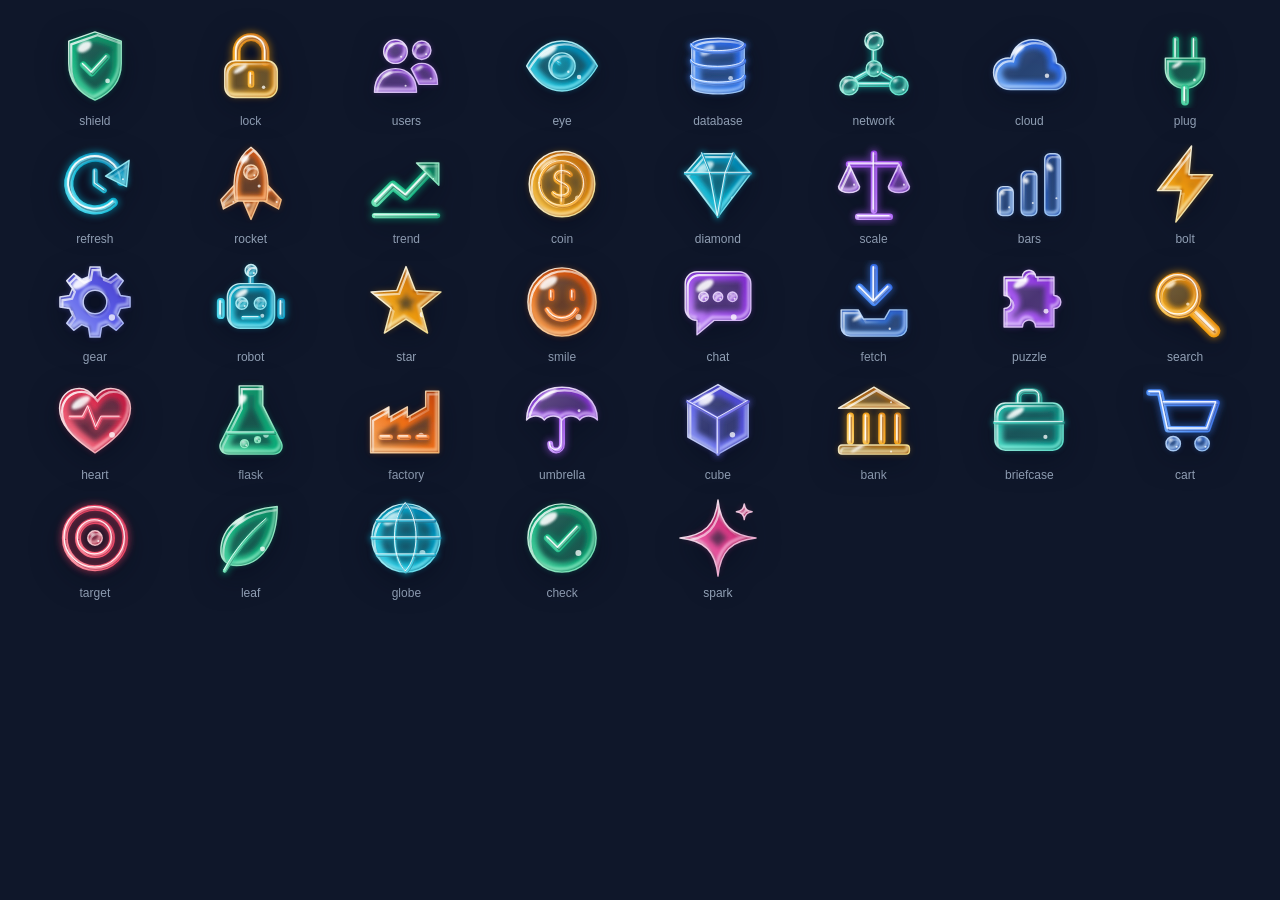
<file: tools/glass-icons-preview.html>
<!doctype html><meta charset="utf-8"><body style="margin:0;background:#0F172A;font:12px sans-serif;color:#94A3B8">
<svg class="gi-sprite" xmlns="http://www.w3.org/2000/svg" aria-hidden="true" focusable="false" style="position:absolute;width:0;height:0;overflow:hidden"><defs><linearGradient id="giClear-cyan" gradientUnits="userSpaceOnUse" x1="8" y1="6" x2="56" y2="58"><stop offset="0" stop-color="#FFFFFF" stop-opacity="0.22"/><stop offset="0.5" stop-color="#A5F3FC" stop-opacity="0.08"/><stop offset="1" stop-color="#67E8F9" stop-opacity="0.16"/></linearGradient><linearGradient id="giEdge-cyan" gradientUnits="userSpaceOnUse" x1="6" y1="58" x2="58" y2="6"><stop offset="0" stop-color="#67E8F9"/><stop offset="0.45" stop-color="#06B6D4"/><stop offset="1" stop-color="#0369A1"/></linearGradient><linearGradient id="giRim-cyan" gradientUnits="userSpaceOnUse" x1="6" y1="6" x2="58" y2="58"><stop offset="0" stop-color="#FFFFFF"/><stop offset="0.5" stop-color="#A5F3FC"/><stop offset="1" stop-color="#67E8F9"/></linearGradient><linearGradient id="giClear-blue" gradientUnits="userSpaceOnUse" x1="8" y1="6" x2="56" y2="58"><stop offset="0" stop-color="#FFFFFF" stop-opacity="0.22"/><stop offset="0.5" stop-color="#BFDBFE" stop-opacity="0.08"/><stop offset="1" stop-color="#93C5FD" stop-opacity="0.16"/></linearGradient><linearGradient id="giEdge-blue" gradientUnits="userSpaceOnUse" x1="6" y1="58" x2="58" y2="6"><stop offset="0" stop-color="#93C5FD"/><stop offset="0.45" stop-color="#3B82F6"/><stop offset="1" stop-color="#1D4ED8"/></linearGradient><linearGradient id="giRim-blue" gradientUnits="userSpaceOnUse" x1="6" y1="6" x2="58" y2="58"><stop offset="0" stop-color="#FFFFFF"/><stop offset="0.5" stop-color="#BFDBFE"/><stop offset="1" stop-color="#93C5FD"/></linearGradient><linearGradient id="giClear-indigo" gradientUnits="userSpaceOnUse" x1="8" y1="6" x2="56" y2="58"><stop offset="0" stop-color="#FFFFFF" stop-opacity="0.22"/><stop offset="0.5" stop-color="#C7D2FE" stop-opacity="0.08"/><stop offset="1" stop-color="#A5B4FC" stop-opacity="0.16"/></linearGradient><linearGradient id="giEdge-indigo" gradientUnits="userSpaceOnUse" x1="6" y1="58" x2="58" y2="6"><stop offset="0" stop-color="#A5B4FC"/><stop offset="0.45" stop-color="#6366F1"/><stop offset="1" stop-color="#4338CA"/></linearGradient><linearGradient id="giRim-indigo" gradientUnits="userSpaceOnUse" x1="6" y1="6" x2="58" y2="58"><stop offset="0" stop-color="#FFFFFF"/><stop offset="0.5" stop-color="#C7D2FE"/><stop offset="1" stop-color="#A5B4FC"/></linearGradient><linearGradient id="giClear-violet" gradientUnits="userSpaceOnUse" x1="8" y1="6" x2="56" y2="58"><stop offset="0" stop-color="#FFFFFF" stop-opacity="0.22"/><stop offset="0.5" stop-color="#E9D5FF" stop-opacity="0.08"/><stop offset="1" stop-color="#D8B4FE" stop-opacity="0.16"/></linearGradient><linearGradient id="giEdge-violet" gradientUnits="userSpaceOnUse" x1="6" y1="58" x2="58" y2="6"><stop offset="0" stop-color="#D8B4FE"/><stop offset="0.45" stop-color="#A855F7"/><stop offset="1" stop-color="#7E22CE"/></linearGradient><linearGradient id="giRim-violet" gradientUnits="userSpaceOnUse" x1="6" y1="6" x2="58" y2="58"><stop offset="0" stop-color="#FFFFFF"/><stop offset="0.5" stop-color="#E9D5FF"/><stop offset="1" stop-color="#D8B4FE"/></linearGradient><linearGradient id="giClear-pink" gradientUnits="userSpaceOnUse" x1="8" y1="6" x2="56" y2="58"><stop offset="0" stop-color="#FFFFFF" stop-opacity="0.22"/><stop offset="0.5" stop-color="#FBCFE8" stop-opacity="0.08"/><stop offset="1" stop-color="#F9A8D4" stop-opacity="0.16"/></linearGradient><linearGradient id="giEdge-pink" gradientUnits="userSpaceOnUse" x1="6" y1="58" x2="58" y2="6"><stop offset="0" stop-color="#F9A8D4"/><stop offset="0.45" stop-color="#EC4899"/><stop offset="1" stop-color="#BE185D"/></linearGradient><linearGradient id="giRim-pink" gradientUnits="userSpaceOnUse" x1="6" y1="6" x2="58" y2="58"><stop offset="0" stop-color="#FFFFFF"/><stop offset="0.5" stop-color="#FBCFE8"/><stop offset="1" stop-color="#F9A8D4"/></linearGradient><linearGradient id="giClear-rose" gradientUnits="userSpaceOnUse" x1="8" y1="6" x2="56" y2="58"><stop offset="0" stop-color="#FFFFFF" stop-opacity="0.22"/><stop offset="0.5" stop-color="#FECDD3" stop-opacity="0.08"/><stop offset="1" stop-color="#FDA4AF" stop-opacity="0.16"/></linearGradient><linearGradient id="giEdge-rose" gradientUnits="userSpaceOnUse" x1="6" y1="58" x2="58" y2="6"><stop offset="0" stop-color="#FDA4AF"/><stop offset="0.45" stop-color="#F43F5E"/><stop offset="1" stop-color="#BE123C"/></linearGradient><linearGradient id="giRim-rose" gradientUnits="userSpaceOnUse" x1="6" y1="6" x2="58" y2="58"><stop offset="0" stop-color="#FFFFFF"/><stop offset="0.5" stop-color="#FECDD3"/><stop offset="1" stop-color="#FDA4AF"/></linearGradient><linearGradient id="giClear-orange" gradientUnits="userSpaceOnUse" x1="8" y1="6" x2="56" y2="58"><stop offset="0" stop-color="#FFFFFF" stop-opacity="0.22"/><stop offset="0.5" stop-color="#FED7AA" stop-opacity="0.08"/><stop offset="1" stop-color="#FDBA74" stop-opacity="0.16"/></linearGradient><linearGradient id="giEdge-orange" gradientUnits="userSpaceOnUse" x1="6" y1="58" x2="58" y2="6"><stop offset="0" stop-color="#FDBA74"/><stop offset="0.45" stop-color="#F97316"/><stop offset="1" stop-color="#C2410C"/></linearGradient><linearGradient id="giRim-orange" gradientUnits="userSpaceOnUse" x1="6" y1="6" x2="58" y2="58"><stop offset="0" stop-color="#FFFFFF"/><stop offset="0.5" stop-color="#FED7AA"/><stop offset="1" stop-color="#FDBA74"/></linearGradient><linearGradient id="giClear-gold" gradientUnits="userSpaceOnUse" x1="8" y1="6" x2="56" y2="58"><stop offset="0" stop-color="#FFFFFF" stop-opacity="0.22"/><stop offset="0.5" stop-color="#FEF3C7" stop-opacity="0.08"/><stop offset="1" stop-color="#FDE68A" stop-opacity="0.16"/></linearGradient><linearGradient id="giEdge-gold" gradientUnits="userSpaceOnUse" x1="6" y1="58" x2="58" y2="6"><stop offset="0" stop-color="#FDE68A"/><stop offset="0.45" stop-color="#F59E0B"/><stop offset="1" stop-color="#B45309"/></linearGradient><linearGradient id="giRim-gold" gradientUnits="userSpaceOnUse" x1="6" y1="6" x2="58" y2="58"><stop offset="0" stop-color="#FFFFFF"/><stop offset="0.5" stop-color="#FEF3C7"/><stop offset="1" stop-color="#FDE68A"/></linearGradient><linearGradient id="giClear-emerald" gradientUnits="userSpaceOnUse" x1="8" y1="6" x2="56" y2="58"><stop offset="0" stop-color="#FFFFFF" stop-opacity="0.22"/><stop offset="0.5" stop-color="#A7F3D0" stop-opacity="0.08"/><stop offset="1" stop-color="#6EE7B7" stop-opacity="0.16"/></linearGradient><linearGradient id="giEdge-emerald" gradientUnits="userSpaceOnUse" x1="6" y1="58" x2="58" y2="6"><stop offset="0" stop-color="#6EE7B7"/><stop offset="0.45" stop-color="#10B981"/><stop offset="1" stop-color="#047857"/></linearGradient><linearGradient id="giRim-emerald" gradientUnits="userSpaceOnUse" x1="6" y1="6" x2="58" y2="58"><stop offset="0" stop-color="#FFFFFF"/><stop offset="0.5" stop-color="#A7F3D0"/><stop offset="1" stop-color="#6EE7B7"/></linearGradient><linearGradient id="giClear-teal" gradientUnits="userSpaceOnUse" x1="8" y1="6" x2="56" y2="58"><stop offset="0" stop-color="#FFFFFF" stop-opacity="0.22"/><stop offset="0.5" stop-color="#99F6E4" stop-opacity="0.08"/><stop offset="1" stop-color="#5EEAD4" stop-opacity="0.16"/></linearGradient><linearGradient id="giEdge-teal" gradientUnits="userSpaceOnUse" x1="6" y1="58" x2="58" y2="6"><stop offset="0" stop-color="#5EEAD4"/><stop offset="0.45" stop-color="#14B8A6"/><stop offset="1" stop-color="#0F766E"/></linearGradient><linearGradient id="giRim-teal" gradientUnits="userSpaceOnUse" x1="6" y1="6" x2="58" y2="58"><stop offset="0" stop-color="#FFFFFF"/><stop offset="0.5" stop-color="#99F6E4"/><stop offset="1" stop-color="#5EEAD4"/></linearGradient><linearGradient id="giSpec" gradientUnits="userSpaceOnUse" x1="6" y1="4" x2="40" y2="40"><stop offset="0" stop-color="#FFFFFF" stop-opacity="1"/><stop offset="0.6" stop-color="#FFFFFF" stop-opacity="0.5"/><stop offset="1" stop-color="#FFFFFF" stop-opacity="0"/></linearGradient><filter id="giGlow" filterUnits="userSpaceOnUse" x="-12" y="-12" width="88" height="88"><feGaussianBlur stdDeviation="2.6"/></filter><filter id="giBlur2" filterUnits="userSpaceOnUse" x="-12" y="-12" width="88" height="88"><feGaussianBlur stdDeviation="2.2"/></filter><filter id="giBlur1" filterUnits="userSpaceOnUse" x="-12" y="-12" width="88" height="88"><feGaussianBlur stdDeviation="0.8"/></filter></defs><symbol id="gi-shield" viewBox="0 0 64 64"><clipPath id="giC1"><path d="M32 6 L52 13 V30 C52 44 43 53 32 58 C21 53 12 44 12 30 V13 Z" clip-rule="evenodd"/></clipPath><path d="M32 6 L52 13 V30 C52 44 43 53 32 58 C21 53 12 44 12 30 V13 Z" fill="#10B981" opacity="0.32" filter="url(#giGlow)" fill-rule="evenodd"/><path d="M32 6 L52 13 V30 C52 44 43 53 32 58 C21 53 12 44 12 30 V13 Z" fill="url(#giClear-emerald)" fill-rule="evenodd"/><g clip-path="url(#giC1)"><path d="M32 6 L52 13 V30 C52 44 43 53 32 58 C21 53 12 44 12 30 V13 Z" fill="none" stroke="url(#giEdge-emerald)" stroke-width="13.6" opacity="0.95" filter="url(#giBlur2)"/><path d="M32 6 L52 13 V30 C52 44 43 53 32 58 C21 53 12 44 12 30 V13 Z" fill="none" stroke="#064E3B" stroke-width="2.4" opacity="0.6" filter="url(#giBlur1)"/><path d="M32 6 L52 13 V30 C52 44 43 53 32 58 C21 53 12 44 12 30 V13 Z" fill="none" stroke="#A7F3D0" stroke-width="2.6" opacity="0.6" filter="url(#giBlur1)" transform="translate(-1.6 -2.2)"/><path d="M32 6 L52 13 V30 C52 44 43 53 32 58 C21 53 12 44 12 30 V13 Z" fill="none" stroke="url(#giSpec)" stroke-width="1.7" transform="translate(1.9 2.5)"/><ellipse cx="24.0" cy="17.4" rx="6.0" ry="3.6" fill="#FFFFFF" opacity="0.9" transform="rotate(-32 24.0 17.4)" filter="url(#giBlur1)"/><circle cx="41.6" cy="43.4" r="1.8" fill="#FFFFFF" opacity="0.75"/></g><path d="M32 6 L52 13 V30 C52 44 43 53 32 58 C21 53 12 44 12 30 V13 Z" fill="none" stroke="url(#giRim-emerald)" stroke-width="1.1" opacity="0.9" stroke-linejoin="round"/><path d="M23 31 L29.5 37.5 L41 25" stroke-linecap="round" stroke-linejoin="round" fill="none" stroke="#10B981" stroke-opacity="0.42" stroke-width="8" filter="url(#giGlow)"/><path d="M23 31 L29.5 37.5 L41 25" stroke-linecap="round" stroke-linejoin="round" fill="none" stroke="url(#giEdge-emerald)" stroke-width="5"/><path d="M23 31 L29.5 37.5 L41 25" stroke-linecap="round" stroke-linejoin="round" fill="none" stroke="#FFFFFF" stroke-opacity="0.4" stroke-width="2.75" filter="url(#giBlur1)"/><path d="M23 31 L29.5 37.5 L41 25" stroke-linecap="round" stroke-linejoin="round" fill="none" stroke="#064E3B" stroke-opacity="0.5" stroke-width="0.80" transform="translate(0.7 1)"/><path d="M23 31 L29.5 37.5 L41 25" stroke-linecap="round" stroke-linejoin="round" fill="none" stroke="#FFFFFF" stroke-opacity="0.9" stroke-width="1.00" transform="translate(-0.6 -0.9)"/></symbol><symbol id="gi-lock" viewBox="0 0 64 64"><path d="M21 29 V21 A11 11 0 0 1 43 21 V29" stroke-linecap="round" stroke-linejoin="round" fill="none" stroke="#F59E0B" stroke-opacity="0.42" stroke-width="9" filter="url(#giGlow)"/><path d="M21 29 V21 A11 11 0 0 1 43 21 V29" stroke-linecap="round" stroke-linejoin="round" fill="none" stroke="url(#giEdge-gold)" stroke-width="6"/><path d="M21 29 V21 A11 11 0 0 1 43 21 V29" stroke-linecap="round" stroke-linejoin="round" fill="none" stroke="#FFFFFF" stroke-opacity="0.4" stroke-width="3.30" filter="url(#giBlur1)"/><path d="M21 29 V21 A11 11 0 0 1 43 21 V29" stroke-linecap="round" stroke-linejoin="round" fill="none" stroke="#78350F" stroke-opacity="0.5" stroke-width="0.96" transform="translate(0.7 1)"/><path d="M21 29 V21 A11 11 0 0 1 43 21 V29" stroke-linecap="round" stroke-linejoin="round" fill="none" stroke="#FFFFFF" stroke-opacity="0.9" stroke-width="1.20" transform="translate(-0.6 -0.9)"/><clipPath id="giC2"><path d="M20 28 H44 A8 8 0 0 1 52 36 V48 A8 8 0 0 1 44 56 H20 A8 8 0 0 1 12 48 V36 A8 8 0 0 1 20 28 Z" clip-rule="evenodd"/></clipPath><path d="M20 28 H44 A8 8 0 0 1 52 36 V48 A8 8 0 0 1 44 56 H20 A8 8 0 0 1 12 48 V36 A8 8 0 0 1 20 28 Z" fill="#F59E0B" opacity="0.32" filter="url(#giGlow)" fill-rule="evenodd"/><path d="M20 28 H44 A8 8 0 0 1 52 36 V48 A8 8 0 0 1 44 56 H20 A8 8 0 0 1 12 48 V36 A8 8 0 0 1 20 28 Z" fill="url(#giClear-gold)" fill-rule="evenodd"/><g clip-path="url(#giC2)"><path d="M20 28 H44 A8 8 0 0 1 52 36 V48 A8 8 0 0 1 44 56 H20 A8 8 0 0 1 12 48 V36 A8 8 0 0 1 20 28 Z" fill="none" stroke="url(#giEdge-gold)" stroke-width="9.5" opacity="0.95" filter="url(#giBlur2)"/><path d="M20 28 H44 A8 8 0 0 1 52 36 V48 A8 8 0 0 1 44 56 H20 A8 8 0 0 1 12 48 V36 A8 8 0 0 1 20 28 Z" fill="none" stroke="#78350F" stroke-width="2.4" opacity="0.6" filter="url(#giBlur1)"/><path d="M20 28 H44 A8 8 0 0 1 52 36 V48 A8 8 0 0 1 44 56 H20 A8 8 0 0 1 12 48 V36 A8 8 0 0 1 20 28 Z" fill="none" stroke="#FEF3C7" stroke-width="2.6" opacity="0.6" filter="url(#giBlur1)" transform="translate(-1.6 -2.2)"/><path d="M20 28 H44 A8 8 0 0 1 52 36 V48 A8 8 0 0 1 44 56 H20 A8 8 0 0 1 12 48 V36 A8 8 0 0 1 20 28 Z" fill="none" stroke="url(#giSpec)" stroke-width="1.7" transform="translate(1.9 2.5)"/><ellipse cx="24.0" cy="34.2" rx="6.0" ry="2.0" fill="#FFFFFF" opacity="0.9" transform="rotate(-32 24.0 34.2)" filter="url(#giBlur1)"/><circle cx="41.6" cy="48.2" r="1.3" fill="#FFFFFF" opacity="0.75"/></g><path d="M20 28 H44 A8 8 0 0 1 52 36 V48 A8 8 0 0 1 44 56 H20 A8 8 0 0 1 12 48 V36 A8 8 0 0 1 20 28 Z" fill="none" stroke="url(#giRim-gold)" stroke-width="1.1" opacity="0.9" stroke-linejoin="round"/><path d="M32 38 V46" stroke-linecap="round" stroke-linejoin="round" fill="none" stroke="#F59E0B" stroke-opacity="0.42" stroke-width="8" filter="url(#giGlow)"/><path d="M32 38 V46" stroke-linecap="round" stroke-linejoin="round" fill="none" stroke="url(#giEdge-gold)" stroke-width="5"/><path d="M32 38 V46" stroke-linecap="round" stroke-linejoin="round" fill="none" stroke="#FFFFFF" stroke-opacity="0.4" stroke-width="2.75" filter="url(#giBlur1)"/><path d="M32 38 V46" stroke-linecap="round" stroke-linejoin="round" fill="none" stroke="#78350F" stroke-opacity="0.5" stroke-width="0.80" transform="translate(0.7 1)"/><path d="M32 38 V46" stroke-linecap="round" stroke-linejoin="round" fill="none" stroke="#FFFFFF" stroke-opacity="0.9" stroke-width="1.00" transform="translate(-0.6 -0.9)"/></symbol><symbol id="gi-users" viewBox="0 0 64 64"><clipPath id="giC3"><path d="M37 20 a7 7 0 1 0 14 0 a7 7 0 1 0 -14 0 Z" clip-rule="evenodd"/></clipPath><path d="M37 20 a7 7 0 1 0 14 0 a7 7 0 1 0 -14 0 Z" fill="#A855F7" opacity="0.32" filter="url(#giGlow)" fill-rule="evenodd"/><path d="M37 20 a7 7 0 1 0 14 0 a7 7 0 1 0 -14 0 Z" fill="url(#giClear-violet)" fill-rule="evenodd"/><g clip-path="url(#giC3)"><path d="M37 20 a7 7 0 1 0 14 0 a7 7 0 1 0 -14 0 Z" fill="none" stroke="url(#giEdge-violet)" stroke-width="4.8" opacity="0.95" filter="url(#giBlur2)"/><path d="M37 20 a7 7 0 1 0 14 0 a7 7 0 1 0 -14 0 Z" fill="none" stroke="#4C1D95" stroke-width="2.4" opacity="0.6" filter="url(#giBlur1)"/><path d="M37 20 a7 7 0 1 0 14 0 a7 7 0 1 0 -14 0 Z" fill="none" stroke="#E9D5FF" stroke-width="2.6" opacity="0.6" filter="url(#giBlur1)" transform="translate(-1.6 -2.2)"/><path d="M37 20 a7 7 0 1 0 14 0 a7 7 0 1 0 -14 0 Z" fill="none" stroke="url(#giSpec)" stroke-width="1.7" transform="translate(1.9 2.5)"/><ellipse cx="41.2" cy="16.1" rx="2.1" ry="1.2" fill="#FFFFFF" opacity="0.9" transform="rotate(-32 41.2 16.1)" filter="url(#giBlur1)"/><circle cx="47.4" cy="23.1" r="0.8" fill="#FFFFFF" opacity="0.75"/></g><path d="M37 20 a7 7 0 1 0 14 0 a7 7 0 1 0 -14 0 Z" fill="none" stroke="url(#giRim-violet)" stroke-width="1.1" opacity="0.9" stroke-linejoin="round"/><clipPath id="giC4"><path d="M36 34 C38 31 41 30 44 30 C51 30 56 35 56 46 H42 Z" clip-rule="evenodd"/></clipPath><path d="M36 34 C38 31 41 30 44 30 C51 30 56 35 56 46 H42 Z" fill="#A855F7" opacity="0.32" filter="url(#giGlow)" fill-rule="evenodd"/><path d="M36 34 C38 31 41 30 44 30 C51 30 56 35 56 46 H42 Z" fill="url(#giClear-violet)" fill-rule="evenodd"/><g clip-path="url(#giC4)"><path d="M36 34 C38 31 41 30 44 30 C51 30 56 35 56 46 H42 Z" fill="none" stroke="url(#giEdge-violet)" stroke-width="5.4" opacity="0.95" filter="url(#giBlur2)"/><path d="M36 34 C38 31 41 30 44 30 C51 30 56 35 56 46 H42 Z" fill="none" stroke="#4C1D95" stroke-width="2.4" opacity="0.6" filter="url(#giBlur1)"/><path d="M36 34 C38 31 41 30 44 30 C51 30 56 35 56 46 H42 Z" fill="none" stroke="#E9D5FF" stroke-width="2.6" opacity="0.6" filter="url(#giBlur1)" transform="translate(-1.6 -2.2)"/><path d="M36 34 C38 31 41 30 44 30 C51 30 56 35 56 46 H42 Z" fill="none" stroke="url(#giSpec)" stroke-width="1.7" transform="translate(1.9 2.5)"/><ellipse cx="42.0" cy="33.5" rx="3.0" ry="1.2" fill="#FFFFFF" opacity="0.9" transform="rotate(-32 42.0 33.5)" filter="url(#giBlur1)"/><circle cx="50.8" cy="41.5" r="0.8" fill="#FFFFFF" opacity="0.75"/></g><path d="M36 34 C38 31 41 30 44 30 C51 30 56 35 56 46 H42 Z" fill="none" stroke="url(#giRim-violet)" stroke-width="1.1" opacity="0.9" stroke-linejoin="round"/><clipPath id="giC5"><path d="M15 21 a9 9 0 1 0 18 0 a9 9 0 1 0 -18 0 Z" clip-rule="evenodd"/></clipPath><path d="M15 21 a9 9 0 1 0 18 0 a9 9 0 1 0 -18 0 Z" fill="#A855F7" opacity="0.32" filter="url(#giGlow)" fill-rule="evenodd"/><path d="M15 21 a9 9 0 1 0 18 0 a9 9 0 1 0 -18 0 Z" fill="url(#giClear-violet)" fill-rule="evenodd"/><g clip-path="url(#giC5)"><path d="M15 21 a9 9 0 1 0 18 0 a9 9 0 1 0 -18 0 Z" fill="none" stroke="url(#giEdge-violet)" stroke-width="6.1" opacity="0.95" filter="url(#giBlur2)"/><path d="M15 21 a9 9 0 1 0 18 0 a9 9 0 1 0 -18 0 Z" fill="none" stroke="#4C1D95" stroke-width="2.4" opacity="0.6" filter="url(#giBlur1)"/><path d="M15 21 a9 9 0 1 0 18 0 a9 9 0 1 0 -18 0 Z" fill="none" stroke="#E9D5FF" stroke-width="2.6" opacity="0.6" filter="url(#giBlur1)" transform="translate(-1.6 -2.2)"/><path d="M15 21 a9 9 0 1 0 18 0 a9 9 0 1 0 -18 0 Z" fill="none" stroke="url(#giSpec)" stroke-width="1.7" transform="translate(1.9 2.5)"/><ellipse cx="20.4" cy="16.0" rx="2.7" ry="1.3" fill="#FFFFFF" opacity="0.9" transform="rotate(-32 20.4 16.0)" filter="url(#giBlur1)"/><circle cx="28.3" cy="25.0" r="0.8" fill="#FFFFFF" opacity="0.75"/></g><path d="M15 21 a9 9 0 1 0 18 0 a9 9 0 1 0 -18 0 Z" fill="none" stroke="url(#giRim-violet)" stroke-width="1.1" opacity="0.9" stroke-linejoin="round"/><clipPath id="giC6"><path d="M8 52 C8 40 15 34 24 34 C33 34 40 40 40 52 Z" clip-rule="evenodd"/></clipPath><path d="M8 52 C8 40 15 34 24 34 C33 34 40 40 40 52 Z" fill="#A855F7" opacity="0.32" filter="url(#giGlow)" fill-rule="evenodd"/><path d="M8 52 C8 40 15 34 24 34 C33 34 40 40 40 52 Z" fill="url(#giClear-violet)" fill-rule="evenodd"/><g clip-path="url(#giC6)"><path d="M8 52 C8 40 15 34 24 34 C33 34 40 40 40 52 Z" fill="none" stroke="url(#giEdge-violet)" stroke-width="6.1" opacity="0.95" filter="url(#giBlur2)"/><path d="M8 52 C8 40 15 34 24 34 C33 34 40 40 40 52 Z" fill="none" stroke="#4C1D95" stroke-width="2.4" opacity="0.6" filter="url(#giBlur1)"/><path d="M8 52 C8 40 15 34 24 34 C33 34 40 40 40 52 Z" fill="none" stroke="#E9D5FF" stroke-width="2.6" opacity="0.6" filter="url(#giBlur1)" transform="translate(-1.6 -2.2)"/><path d="M8 52 C8 40 15 34 24 34 C33 34 40 40 40 52 Z" fill="none" stroke="url(#giSpec)" stroke-width="1.7" transform="translate(1.9 2.5)"/><ellipse cx="17.6" cy="38.0" rx="4.8" ry="1.3" fill="#FFFFFF" opacity="0.9" transform="rotate(-32 17.6 38.0)" filter="url(#giBlur1)"/><circle cx="31.7" cy="47.0" r="0.8" fill="#FFFFFF" opacity="0.75"/></g><path d="M8 52 C8 40 15 34 24 34 C33 34 40 40 40 52 Z" fill="none" stroke="url(#giRim-violet)" stroke-width="1.1" opacity="0.9" stroke-linejoin="round"/></symbol><symbol id="gi-eye" viewBox="0 0 64 64"><clipPath id="giC7"><path d="M5 32 C13 18 23 13 32 13 C41 13 51 18 59 32 C51 46 41 51 32 51 C23 51 13 46 5 32 Z" clip-rule="evenodd"/></clipPath><path d="M5 32 C13 18 23 13 32 13 C41 13 51 18 59 32 C51 46 41 51 32 51 C23 51 13 46 5 32 Z" fill="#06B6D4" opacity="0.32" filter="url(#giGlow)" fill-rule="evenodd"/><path d="M5 32 C13 18 23 13 32 13 C41 13 51 18 59 32 C51 46 41 51 32 51 C23 51 13 46 5 32 Z" fill="url(#giClear-cyan)" fill-rule="evenodd"/><g clip-path="url(#giC7)"><path d="M5 32 C13 18 23 13 32 13 C41 13 51 18 59 32 C51 46 41 51 32 51 C23 51 13 46 5 32 Z" fill="none" stroke="url(#giEdge-cyan)" stroke-width="12.9" opacity="0.95" filter="url(#giBlur2)"/><path d="M5 32 C13 18 23 13 32 13 C41 13 51 18 59 32 C51 46 41 51 32 51 C23 51 13 46 5 32 Z" fill="none" stroke="#164E63" stroke-width="2.4" opacity="0.6" filter="url(#giBlur1)"/><path d="M5 32 C13 18 23 13 32 13 C41 13 51 18 59 32 C51 46 41 51 32 51 C23 51 13 46 5 32 Z" fill="none" stroke="#A5F3FC" stroke-width="2.6" opacity="0.6" filter="url(#giBlur1)" transform="translate(-1.6 -2.2)"/><path d="M5 32 C13 18 23 13 32 13 C41 13 51 18 59 32 C51 46 41 51 32 51 C23 51 13 46 5 32 Z" fill="none" stroke="url(#giSpec)" stroke-width="1.7" transform="translate(1.9 2.5)"/><ellipse cx="21.2" cy="21.4" rx="8.1" ry="2.7" fill="#FFFFFF" opacity="0.9" transform="rotate(-32 21.2 21.4)" filter="url(#giBlur1)"/><circle cx="45.0" cy="40.4" r="1.7" fill="#FFFFFF" opacity="0.75"/></g><path d="M5 32 C13 18 23 13 32 13 C41 13 51 18 59 32 C51 46 41 51 32 51 C23 51 13 46 5 32 Z" fill="none" stroke="url(#giRim-cyan)" stroke-width="1.1" opacity="0.9" stroke-linejoin="round"/><clipPath id="giC8"><path d="M22 32 a10 10 0 1 0 20 0 a10 10 0 1 0 -20 0 Z" clip-rule="evenodd"/></clipPath><path d="M22 32 a10 10 0 1 0 20 0 a10 10 0 1 0 -20 0 Z" fill="#06B6D4" opacity="0.32" filter="url(#giGlow)" fill-rule="evenodd"/><path d="M22 32 a10 10 0 1 0 20 0 a10 10 0 1 0 -20 0 Z" fill="url(#giClear-cyan)" fill-rule="evenodd"/><g clip-path="url(#giC8)"><path d="M22 32 a10 10 0 1 0 20 0 a10 10 0 1 0 -20 0 Z" fill="none" stroke="url(#giEdge-cyan)" stroke-width="6.8" opacity="0.95" filter="url(#giBlur2)"/><path d="M22 32 a10 10 0 1 0 20 0 a10 10 0 1 0 -20 0 Z" fill="none" stroke="#164E63" stroke-width="2.4" opacity="0.6" filter="url(#giBlur1)"/><path d="M22 32 a10 10 0 1 0 20 0 a10 10 0 1 0 -20 0 Z" fill="none" stroke="#A5F3FC" stroke-width="2.6" opacity="0.6" filter="url(#giBlur1)" transform="translate(-1.6 -2.2)"/><path d="M22 32 a10 10 0 1 0 20 0 a10 10 0 1 0 -20 0 Z" fill="none" stroke="url(#giSpec)" stroke-width="1.7" transform="translate(1.9 2.5)"/><ellipse cx="28.0" cy="26.4" rx="3.0" ry="1.4" fill="#FFFFFF" opacity="0.9" transform="rotate(-32 28.0 26.4)" filter="url(#giBlur1)"/><circle cx="36.8" cy="36.4" r="0.9" fill="#FFFFFF" opacity="0.75"/></g><path d="M22 32 a10 10 0 1 0 20 0 a10 10 0 1 0 -20 0 Z" fill="none" stroke="url(#giRim-cyan)" stroke-width="1.1" opacity="0.9" stroke-linejoin="round"/><path d="M29 29 L30 30" stroke-linecap="round" stroke-linejoin="round" fill="none" stroke="#06B6D4" stroke-opacity="0.42" stroke-width="6" filter="url(#giGlow)"/><path d="M29 29 L30 30" stroke-linecap="round" stroke-linejoin="round" fill="none" stroke="url(#giEdge-cyan)" stroke-width="3"/><path d="M29 29 L30 30" stroke-linecap="round" stroke-linejoin="round" fill="none" stroke="#FFFFFF" stroke-opacity="0.4" stroke-width="1.65" filter="url(#giBlur1)"/><path d="M29 29 L30 30" stroke-linecap="round" stroke-linejoin="round" fill="none" stroke="#164E63" stroke-opacity="0.5" stroke-width="0.60" transform="translate(0.7 1)"/><path d="M29 29 L30 30" stroke-linecap="round" stroke-linejoin="round" fill="none" stroke="#FFFFFF" stroke-opacity="0.9" stroke-width="0.70" transform="translate(-0.6 -0.9)"/></symbol><symbol id="gi-database" viewBox="0 0 64 64"><clipPath id="giC9"><path d="M12 16 C12 9 52 9 52 16 V48 C52 55 12 55 12 48 Z" clip-rule="evenodd"/></clipPath><path d="M12 16 C12 9 52 9 52 16 V48 C52 55 12 55 12 48 Z" fill="#3B82F6" opacity="0.32" filter="url(#giGlow)" fill-rule="evenodd"/><path d="M12 16 C12 9 52 9 52 16 V48 C52 55 12 55 12 48 Z" fill="url(#giClear-blue)" fill-rule="evenodd"/><g clip-path="url(#giC9)"><path d="M12 16 C12 9 52 9 52 16 V48 C52 55 12 55 12 48 Z" fill="none" stroke="url(#giEdge-blue)" stroke-width="13.6" opacity="0.95" filter="url(#giBlur2)"/><path d="M12 16 C12 9 52 9 52 16 V48 C52 55 12 55 12 48 Z" fill="none" stroke="#1E3A8A" stroke-width="2.4" opacity="0.6" filter="url(#giBlur1)"/><path d="M12 16 C12 9 52 9 52 16 V48 C52 55 12 55 12 48 Z" fill="none" stroke="#BFDBFE" stroke-width="2.6" opacity="0.6" filter="url(#giBlur1)" transform="translate(-1.6 -2.2)"/><path d="M12 16 C12 9 52 9 52 16 V48 C52 55 12 55 12 48 Z" fill="none" stroke="url(#giSpec)" stroke-width="1.7" transform="translate(1.9 2.5)"/><ellipse cx="24.0" cy="20.1" rx="6.0" ry="3.0" fill="#FFFFFF" opacity="0.9" transform="rotate(-32 24.0 20.1)" filter="url(#giBlur1)"/><circle cx="41.6" cy="41.4" r="1.8" fill="#FFFFFF" opacity="0.75"/></g><path d="M12 16 C12 9 52 9 52 16 V48 C52 55 12 55 12 48 Z" fill="none" stroke="url(#giRim-blue)" stroke-width="1.1" opacity="0.9" stroke-linejoin="round"/><path d="M12 16 C12 23 52 23 52 16" stroke-linecap="round" stroke-linejoin="round" fill="none" stroke="#3B82F6" stroke-opacity="0.42" stroke-width="6" filter="url(#giGlow)"/><path d="M12 16 C12 23 52 23 52 16" stroke-linecap="round" stroke-linejoin="round" fill="none" stroke="url(#giEdge-blue)" stroke-width="3"/><path d="M12 16 C12 23 52 23 52 16" stroke-linecap="round" stroke-linejoin="round" fill="none" stroke="#FFFFFF" stroke-opacity="0.4" stroke-width="1.65" filter="url(#giBlur1)"/><path d="M12 16 C12 23 52 23 52 16" stroke-linecap="round" stroke-linejoin="round" fill="none" stroke="#1E3A8A" stroke-opacity="0.5" stroke-width="0.60" transform="translate(0.7 1)"/><path d="M12 16 C12 23 52 23 52 16" stroke-linecap="round" stroke-linejoin="round" fill="none" stroke="#FFFFFF" stroke-opacity="0.9" stroke-width="0.70" transform="translate(-0.6 -0.9)"/><path d="M12 28 C12 35 52 35 52 28" stroke-linecap="round" stroke-linejoin="round" fill="none" stroke="#3B82F6" stroke-opacity="0.42" stroke-width="6" filter="url(#giGlow)"/><path d="M12 28 C12 35 52 35 52 28" stroke-linecap="round" stroke-linejoin="round" fill="none" stroke="url(#giEdge-blue)" stroke-width="3"/><path d="M12 28 C12 35 52 35 52 28" stroke-linecap="round" stroke-linejoin="round" fill="none" stroke="#FFFFFF" stroke-opacity="0.4" stroke-width="1.65" filter="url(#giBlur1)"/><path d="M12 28 C12 35 52 35 52 28" stroke-linecap="round" stroke-linejoin="round" fill="none" stroke="#1E3A8A" stroke-opacity="0.5" stroke-width="0.60" transform="translate(0.7 1)"/><path d="M12 28 C12 35 52 35 52 28" stroke-linecap="round" stroke-linejoin="round" fill="none" stroke="#FFFFFF" stroke-opacity="0.9" stroke-width="0.70" transform="translate(-0.6 -0.9)"/><path d="M12 40 C12 47 52 47 52 40" stroke-linecap="round" stroke-linejoin="round" fill="none" stroke="#3B82F6" stroke-opacity="0.42" stroke-width="6" filter="url(#giGlow)"/><path d="M12 40 C12 47 52 47 52 40" stroke-linecap="round" stroke-linejoin="round" fill="none" stroke="url(#giEdge-blue)" stroke-width="3"/><path d="M12 40 C12 47 52 47 52 40" stroke-linecap="round" stroke-linejoin="round" fill="none" stroke="#FFFFFF" stroke-opacity="0.4" stroke-width="1.65" filter="url(#giBlur1)"/><path d="M12 40 C12 47 52 47 52 40" stroke-linecap="round" stroke-linejoin="round" fill="none" stroke="#1E3A8A" stroke-opacity="0.5" stroke-width="0.60" transform="translate(0.7 1)"/><path d="M12 40 C12 47 52 47 52 40" stroke-linecap="round" stroke-linejoin="round" fill="none" stroke="#FFFFFF" stroke-opacity="0.9" stroke-width="0.70" transform="translate(-0.6 -0.9)"/></symbol><symbol id="gi-network" viewBox="0 0 64 64"><path d="M32 20 V28 M27 37 L18 42 M37 37 L46 42 M20 46 H44" stroke-linecap="round" stroke-linejoin="round" fill="none" stroke="#14B8A6" stroke-opacity="0.42" stroke-width="7" filter="url(#giGlow)"/><path d="M32 20 V28 M27 37 L18 42 M37 37 L46 42 M20 46 H44" stroke-linecap="round" stroke-linejoin="round" fill="none" stroke="url(#giEdge-teal)" stroke-width="4"/><path d="M32 20 V28 M27 37 L18 42 M37 37 L46 42 M20 46 H44" stroke-linecap="round" stroke-linejoin="round" fill="none" stroke="#FFFFFF" stroke-opacity="0.4" stroke-width="2.20" filter="url(#giBlur1)"/><path d="M32 20 V28 M27 37 L18 42 M37 37 L46 42 M20 46 H44" stroke-linecap="round" stroke-linejoin="round" fill="none" stroke="#134E4A" stroke-opacity="0.5" stroke-width="0.64" transform="translate(0.7 1)"/><path d="M32 20 V28 M27 37 L18 42 M37 37 L46 42 M20 46 H44" stroke-linecap="round" stroke-linejoin="round" fill="none" stroke="#FFFFFF" stroke-opacity="0.9" stroke-width="0.80" transform="translate(-0.6 -0.9)"/><clipPath id="giC10"><path d="M25 13 a7 7 0 1 0 14 0 a7 7 0 1 0 -14 0 Z" clip-rule="evenodd"/></clipPath><path d="M25 13 a7 7 0 1 0 14 0 a7 7 0 1 0 -14 0 Z" fill="#14B8A6" opacity="0.32" filter="url(#giGlow)" fill-rule="evenodd"/><path d="M25 13 a7 7 0 1 0 14 0 a7 7 0 1 0 -14 0 Z" fill="url(#giClear-teal)" fill-rule="evenodd"/><g clip-path="url(#giC10)"><path d="M25 13 a7 7 0 1 0 14 0 a7 7 0 1 0 -14 0 Z" fill="none" stroke="url(#giEdge-teal)" stroke-width="4.8" opacity="0.95" filter="url(#giBlur2)"/><path d="M25 13 a7 7 0 1 0 14 0 a7 7 0 1 0 -14 0 Z" fill="none" stroke="#134E4A" stroke-width="2.4" opacity="0.6" filter="url(#giBlur1)"/><path d="M25 13 a7 7 0 1 0 14 0 a7 7 0 1 0 -14 0 Z" fill="none" stroke="#99F6E4" stroke-width="2.6" opacity="0.6" filter="url(#giBlur1)" transform="translate(-1.6 -2.2)"/><path d="M25 13 a7 7 0 1 0 14 0 a7 7 0 1 0 -14 0 Z" fill="none" stroke="url(#giSpec)" stroke-width="1.7" transform="translate(1.9 2.5)"/><ellipse cx="29.2" cy="9.1" rx="2.1" ry="1.2" fill="#FFFFFF" opacity="0.9" transform="rotate(-32 29.2 9.1)" filter="url(#giBlur1)"/><circle cx="35.4" cy="16.1" r="0.8" fill="#FFFFFF" opacity="0.75"/></g><path d="M25 13 a7 7 0 1 0 14 0 a7 7 0 1 0 -14 0 Z" fill="none" stroke="url(#giRim-teal)" stroke-width="1.1" opacity="0.9" stroke-linejoin="round"/><clipPath id="giC11"><path d="M26 34 a6 6 0 1 0 12 0 a6 6 0 1 0 -12 0 Z" clip-rule="evenodd"/></clipPath><path d="M26 34 a6 6 0 1 0 12 0 a6 6 0 1 0 -12 0 Z" fill="#14B8A6" opacity="0.32" filter="url(#giGlow)" fill-rule="evenodd"/><path d="M26 34 a6 6 0 1 0 12 0 a6 6 0 1 0 -12 0 Z" fill="url(#giClear-teal)" fill-rule="evenodd"/><g clip-path="url(#giC11)"><path d="M26 34 a6 6 0 1 0 12 0 a6 6 0 1 0 -12 0 Z" fill="none" stroke="url(#giEdge-teal)" stroke-width="4.1" opacity="0.95" filter="url(#giBlur2)"/><path d="M26 34 a6 6 0 1 0 12 0 a6 6 0 1 0 -12 0 Z" fill="none" stroke="#134E4A" stroke-width="2.4" opacity="0.6" filter="url(#giBlur1)"/><path d="M26 34 a6 6 0 1 0 12 0 a6 6 0 1 0 -12 0 Z" fill="none" stroke="#99F6E4" stroke-width="2.6" opacity="0.6" filter="url(#giBlur1)" transform="translate(-1.6 -2.2)"/><path d="M26 34 a6 6 0 1 0 12 0 a6 6 0 1 0 -12 0 Z" fill="none" stroke="url(#giSpec)" stroke-width="1.7" transform="translate(1.9 2.5)"/><ellipse cx="29.6" cy="30.6" rx="2.0" ry="1.2" fill="#FFFFFF" opacity="0.9" transform="rotate(-32 29.6 30.6)" filter="url(#giBlur1)"/><circle cx="34.9" cy="36.6" r="0.8" fill="#FFFFFF" opacity="0.75"/></g><path d="M26 34 a6 6 0 1 0 12 0 a6 6 0 1 0 -12 0 Z" fill="none" stroke="url(#giRim-teal)" stroke-width="1.1" opacity="0.9" stroke-linejoin="round"/><clipPath id="giC12"><path d="M6 47 a7 7 0 1 0 14 0 a7 7 0 1 0 -14 0 Z" clip-rule="evenodd"/></clipPath><path d="M6 47 a7 7 0 1 0 14 0 a7 7 0 1 0 -14 0 Z" fill="#14B8A6" opacity="0.32" filter="url(#giGlow)" fill-rule="evenodd"/><path d="M6 47 a7 7 0 1 0 14 0 a7 7 0 1 0 -14 0 Z" fill="url(#giClear-teal)" fill-rule="evenodd"/><g clip-path="url(#giC12)"><path d="M6 47 a7 7 0 1 0 14 0 a7 7 0 1 0 -14 0 Z" fill="none" stroke="url(#giEdge-teal)" stroke-width="4.8" opacity="0.95" filter="url(#giBlur2)"/><path d="M6 47 a7 7 0 1 0 14 0 a7 7 0 1 0 -14 0 Z" fill="none" stroke="#134E4A" stroke-width="2.4" opacity="0.6" filter="url(#giBlur1)"/><path d="M6 47 a7 7 0 1 0 14 0 a7 7 0 1 0 -14 0 Z" fill="none" stroke="#99F6E4" stroke-width="2.6" opacity="0.6" filter="url(#giBlur1)" transform="translate(-1.6 -2.2)"/><path d="M6 47 a7 7 0 1 0 14 0 a7 7 0 1 0 -14 0 Z" fill="none" stroke="url(#giSpec)" stroke-width="1.7" transform="translate(1.9 2.5)"/><ellipse cx="10.2" cy="43.1" rx="2.1" ry="1.2" fill="#FFFFFF" opacity="0.9" transform="rotate(-32 10.2 43.1)" filter="url(#giBlur1)"/><circle cx="16.4" cy="50.1" r="0.8" fill="#FFFFFF" opacity="0.75"/></g><path d="M6 47 a7 7 0 1 0 14 0 a7 7 0 1 0 -14 0 Z" fill="none" stroke="url(#giRim-teal)" stroke-width="1.1" opacity="0.9" stroke-linejoin="round"/><clipPath id="giC13"><path d="M44 47 a7 7 0 1 0 14 0 a7 7 0 1 0 -14 0 Z" clip-rule="evenodd"/></clipPath><path d="M44 47 a7 7 0 1 0 14 0 a7 7 0 1 0 -14 0 Z" fill="#14B8A6" opacity="0.32" filter="url(#giGlow)" fill-rule="evenodd"/><path d="M44 47 a7 7 0 1 0 14 0 a7 7 0 1 0 -14 0 Z" fill="url(#giClear-teal)" fill-rule="evenodd"/><g clip-path="url(#giC13)"><path d="M44 47 a7 7 0 1 0 14 0 a7 7 0 1 0 -14 0 Z" fill="none" stroke="url(#giEdge-teal)" stroke-width="4.8" opacity="0.95" filter="url(#giBlur2)"/><path d="M44 47 a7 7 0 1 0 14 0 a7 7 0 1 0 -14 0 Z" fill="none" stroke="#134E4A" stroke-width="2.4" opacity="0.6" filter="url(#giBlur1)"/><path d="M44 47 a7 7 0 1 0 14 0 a7 7 0 1 0 -14 0 Z" fill="none" stroke="#99F6E4" stroke-width="2.6" opacity="0.6" filter="url(#giBlur1)" transform="translate(-1.6 -2.2)"/><path d="M44 47 a7 7 0 1 0 14 0 a7 7 0 1 0 -14 0 Z" fill="none" stroke="url(#giSpec)" stroke-width="1.7" transform="translate(1.9 2.5)"/><ellipse cx="48.2" cy="43.1" rx="2.1" ry="1.2" fill="#FFFFFF" opacity="0.9" transform="rotate(-32 48.2 43.1)" filter="url(#giBlur1)"/><circle cx="54.4" cy="50.1" r="0.8" fill="#FFFFFF" opacity="0.75"/></g><path d="M44 47 a7 7 0 1 0 14 0 a7 7 0 1 0 -14 0 Z" fill="none" stroke="url(#giRim-teal)" stroke-width="1.1" opacity="0.9" stroke-linejoin="round"/></symbol><symbol id="gi-cloud" viewBox="0 0 64 64"><clipPath id="giC14"><path d="M18 50 C10 50 5 44 5 37 C5 30 11 25 18 26 C20 17 27 12 35 12 C46 12 53 20 53 30 C58 31 60 36 60 41 C60 46 56 50 51 50 Z" clip-rule="evenodd"/></clipPath><path d="M18 50 C10 50 5 44 5 37 C5 30 11 25 18 26 C20 17 27 12 35 12 C46 12 53 20 53 30 C58 31 60 36 60 41 C60 46 56 50 51 50 Z" fill="#3B82F6" opacity="0.32" filter="url(#giGlow)" fill-rule="evenodd"/><path d="M18 50 C10 50 5 44 5 37 C5 30 11 25 18 26 C20 17 27 12 35 12 C46 12 53 20 53 30 C58 31 60 36 60 41 C60 46 56 50 51 50 Z" fill="url(#giClear-blue)" fill-rule="evenodd"/><g clip-path="url(#giC14)"><path d="M18 50 C10 50 5 44 5 37 C5 30 11 25 18 26 C20 17 27 12 35 12 C46 12 53 20 53 30 C58 31 60 36 60 41 C60 46 56 50 51 50 Z" fill="none" stroke="url(#giEdge-blue)" stroke-width="12.9" opacity="0.95" filter="url(#giBlur2)"/><path d="M18 50 C10 50 5 44 5 37 C5 30 11 25 18 26 C20 17 27 12 35 12 C46 12 53 20 53 30 C58 31 60 36 60 41 C60 46 56 50 51 50 Z" fill="none" stroke="#1E3A8A" stroke-width="2.4" opacity="0.6" filter="url(#giBlur1)"/><path d="M18 50 C10 50 5 44 5 37 C5 30 11 25 18 26 C20 17 27 12 35 12 C46 12 53 20 53 30 C58 31 60 36 60 41 C60 46 56 50 51 50 Z" fill="none" stroke="#BFDBFE" stroke-width="2.6" opacity="0.6" filter="url(#giBlur1)" transform="translate(-1.6 -2.2)"/><path d="M18 50 C10 50 5 44 5 37 C5 30 11 25 18 26 C20 17 27 12 35 12 C46 12 53 20 53 30 C58 31 60 36 60 41 C60 46 56 50 51 50 Z" fill="none" stroke="url(#giSpec)" stroke-width="1.7" transform="translate(1.9 2.5)"/><ellipse cx="21.5" cy="20.4" rx="8.2" ry="2.7" fill="#FFFFFF" opacity="0.9" transform="rotate(-32 21.5 20.4)" filter="url(#giBlur1)"/><circle cx="45.7" cy="39.4" r="1.7" fill="#FFFFFF" opacity="0.75"/></g><path d="M18 50 C10 50 5 44 5 37 C5 30 11 25 18 26 C20 17 27 12 35 12 C46 12 53 20 53 30 C58 31 60 36 60 41 C60 46 56 50 51 50 Z" fill="none" stroke="url(#giRim-blue)" stroke-width="1.1" opacity="0.9" stroke-linejoin="round"/></symbol><symbol id="gi-plug" viewBox="0 0 64 64"><path d="M25 26 V12 M39 26 V12" stroke-linecap="round" stroke-linejoin="round" fill="none" stroke="#10B981" stroke-opacity="0.42" stroke-width="8" filter="url(#giGlow)"/><path d="M25 26 V12 M39 26 V12" stroke-linecap="round" stroke-linejoin="round" fill="none" stroke="url(#giEdge-emerald)" stroke-width="5"/><path d="M25 26 V12 M39 26 V12" stroke-linecap="round" stroke-linejoin="round" fill="none" stroke="#FFFFFF" stroke-opacity="0.4" stroke-width="2.75" filter="url(#giBlur1)"/><path d="M25 26 V12 M39 26 V12" stroke-linecap="round" stroke-linejoin="round" fill="none" stroke="#064E3B" stroke-opacity="0.5" stroke-width="0.80" transform="translate(0.7 1)"/><path d="M25 26 V12 M39 26 V12" stroke-linecap="round" stroke-linejoin="round" fill="none" stroke="#FFFFFF" stroke-opacity="0.9" stroke-width="1.00" transform="translate(-0.6 -0.9)"/><clipPath id="giC15"><path d="M17 26 H47 V34 C47 43 40 49 32 49 C24 49 17 43 17 34 Z" clip-rule="evenodd"/></clipPath><path d="M17 26 H47 V34 C47 43 40 49 32 49 C24 49 17 43 17 34 Z" fill="#10B981" opacity="0.32" filter="url(#giGlow)" fill-rule="evenodd"/><path d="M17 26 H47 V34 C47 43 40 49 32 49 C24 49 17 43 17 34 Z" fill="url(#giClear-emerald)" fill-rule="evenodd"/><g clip-path="url(#giC15)"><path d="M17 26 H47 V34 C47 43 40 49 32 49 C24 49 17 43 17 34 Z" fill="none" stroke="url(#giEdge-emerald)" stroke-width="7.8" opacity="0.95" filter="url(#giBlur2)"/><path d="M17 26 H47 V34 C47 43 40 49 32 49 C24 49 17 43 17 34 Z" fill="none" stroke="#064E3B" stroke-width="2.4" opacity="0.6" filter="url(#giBlur1)"/><path d="M17 26 H47 V34 C47 43 40 49 32 49 C24 49 17 43 17 34 Z" fill="none" stroke="#A7F3D0" stroke-width="2.6" opacity="0.6" filter="url(#giBlur1)" transform="translate(-1.6 -2.2)"/><path d="M17 26 H47 V34 C47 43 40 49 32 49 C24 49 17 43 17 34 Z" fill="none" stroke="url(#giSpec)" stroke-width="1.7" transform="translate(1.9 2.5)"/><ellipse cx="26.0" cy="31.1" rx="4.5" ry="1.6" fill="#FFFFFF" opacity="0.9" transform="rotate(-32 26.0 31.1)" filter="url(#giBlur1)"/><circle cx="39.2" cy="42.6" r="1.0" fill="#FFFFFF" opacity="0.75"/></g><path d="M17 26 H47 V34 C47 43 40 49 32 49 C24 49 17 43 17 34 Z" fill="none" stroke="url(#giRim-emerald)" stroke-width="1.1" opacity="0.9" stroke-linejoin="round"/><path d="M32 49 V59" stroke-linecap="round" stroke-linejoin="round" fill="none" stroke="#10B981" stroke-opacity="0.42" stroke-width="9" filter="url(#giGlow)"/><path d="M32 49 V59" stroke-linecap="round" stroke-linejoin="round" fill="none" stroke="url(#giEdge-emerald)" stroke-width="6"/><path d="M32 49 V59" stroke-linecap="round" stroke-linejoin="round" fill="none" stroke="#FFFFFF" stroke-opacity="0.4" stroke-width="3.30" filter="url(#giBlur1)"/><path d="M32 49 V59" stroke-linecap="round" stroke-linejoin="round" fill="none" stroke="#064E3B" stroke-opacity="0.5" stroke-width="0.96" transform="translate(0.7 1)"/><path d="M32 49 V59" stroke-linecap="round" stroke-linejoin="round" fill="none" stroke="#FFFFFF" stroke-opacity="0.9" stroke-width="1.20" transform="translate(-0.6 -0.9)"/></symbol><symbol id="gi-refresh" viewBox="0 0 64 64"><path d="M52 30 A20 20 0 1 0 46 46" stroke-linecap="round" stroke-linejoin="round" fill="none" stroke="#06B6D4" stroke-opacity="0.42" stroke-width="10" filter="url(#giGlow)"/><path d="M52 30 A20 20 0 1 0 46 46" stroke-linecap="round" stroke-linejoin="round" fill="none" stroke="url(#giEdge-cyan)" stroke-width="7"/><path d="M52 30 A20 20 0 1 0 46 46" stroke-linecap="round" stroke-linejoin="round" fill="none" stroke="#FFFFFF" stroke-opacity="0.4" stroke-width="3.85" filter="url(#giBlur1)"/><path d="M52 30 A20 20 0 1 0 46 46" stroke-linecap="round" stroke-linejoin="round" fill="none" stroke="#164E63" stroke-opacity="0.5" stroke-width="1.12" transform="translate(0.7 1)"/><path d="M52 30 A20 20 0 1 0 46 46" stroke-linecap="round" stroke-linejoin="round" fill="none" stroke="#FFFFFF" stroke-opacity="0.9" stroke-width="1.40" transform="translate(-0.6 -0.9)"/><clipPath id="giC16"><path d="M58 14 L56 34 L40 26 Z" clip-rule="evenodd"/></clipPath><path d="M58 14 L56 34 L40 26 Z" fill="#06B6D4" opacity="0.32" filter="url(#giGlow)" fill-rule="evenodd"/><path d="M58 14 L56 34 L40 26 Z" fill="url(#giClear-cyan)" fill-rule="evenodd"/><g clip-path="url(#giC16)"><path d="M58 14 L56 34 L40 26 Z" fill="none" stroke="url(#giEdge-cyan)" stroke-width="6.1" opacity="0.95" filter="url(#giBlur2)"/><path d="M58 14 L56 34 L40 26 Z" fill="none" stroke="#164E63" stroke-width="2.4" opacity="0.6" filter="url(#giBlur1)"/><path d="M58 14 L56 34 L40 26 Z" fill="none" stroke="#A5F3FC" stroke-width="2.6" opacity="0.6" filter="url(#giBlur1)" transform="translate(-1.6 -2.2)"/><path d="M58 14 L56 34 L40 26 Z" fill="none" stroke="url(#giSpec)" stroke-width="1.7" transform="translate(1.9 2.5)"/><ellipse cx="45.4" cy="18.4" rx="2.7" ry="1.4" fill="#FFFFFF" opacity="0.9" transform="rotate(-32 45.4 18.4)" filter="url(#giBlur1)"/><circle cx="53.3" cy="28.4" r="0.8" fill="#FFFFFF" opacity="0.75"/></g><path d="M58 14 L56 34 L40 26 Z" fill="none" stroke="url(#giRim-cyan)" stroke-width="1.1" opacity="0.9" stroke-linejoin="round"/><path d="M32 22 V32 L39 37" stroke-linecap="round" stroke-linejoin="round" fill="none" stroke="#06B6D4" stroke-opacity="0.42" stroke-width="7" filter="url(#giGlow)"/><path d="M32 22 V32 L39 37" stroke-linecap="round" stroke-linejoin="round" fill="none" stroke="url(#giEdge-cyan)" stroke-width="4"/><path d="M32 22 V32 L39 37" stroke-linecap="round" stroke-linejoin="round" fill="none" stroke="#FFFFFF" stroke-opacity="0.4" stroke-width="2.20" filter="url(#giBlur1)"/><path d="M32 22 V32 L39 37" stroke-linecap="round" stroke-linejoin="round" fill="none" stroke="#164E63" stroke-opacity="0.5" stroke-width="0.64" transform="translate(0.7 1)"/><path d="M32 22 V32 L39 37" stroke-linecap="round" stroke-linejoin="round" fill="none" stroke="#FFFFFF" stroke-opacity="0.9" stroke-width="0.80" transform="translate(-0.6 -0.9)"/></symbol><symbol id="gi-rocket" viewBox="0 0 64 64"><clipPath id="giC17"><path d="M20 32 L9 44 L11 51 L22 45 Z" clip-rule="evenodd"/></clipPath><path d="M20 32 L9 44 L11 51 L22 45 Z" fill="#F97316" opacity="0.32" filter="url(#giGlow)" fill-rule="evenodd"/><path d="M20 32 L9 44 L11 51 L22 45 Z" fill="url(#giClear-orange)" fill-rule="evenodd"/><g clip-path="url(#giC17)"><path d="M20 32 L9 44 L11 51 L22 45 Z" fill="none" stroke="url(#giEdge-orange)" stroke-width="4.4" opacity="0.95" filter="url(#giBlur2)"/><path d="M20 32 L9 44 L11 51 L22 45 Z" fill="none" stroke="#7C2D12" stroke-width="2.4" opacity="0.6" filter="url(#giBlur1)"/><path d="M20 32 L9 44 L11 51 L22 45 Z" fill="none" stroke="#FED7AA" stroke-width="2.6" opacity="0.6" filter="url(#giBlur1)" transform="translate(-1.6 -2.2)"/><path d="M20 32 L9 44 L11 51 L22 45 Z" fill="none" stroke="url(#giSpec)" stroke-width="1.7" transform="translate(1.9 2.5)"/><ellipse cx="12.9" cy="36.2" rx="2.0" ry="1.3" fill="#FFFFFF" opacity="0.9" transform="rotate(-32 12.9 36.2)" filter="url(#giBlur1)"/><circle cx="18.6" cy="45.7" r="0.8" fill="#FFFFFF" opacity="0.75"/></g><path d="M20 32 L9 44 L11 51 L22 45 Z" fill="none" stroke="url(#giRim-orange)" stroke-width="1.1" opacity="0.9" stroke-linejoin="round"/><clipPath id="giC18"><path d="M44 32 L55 44 L53 51 L42 45 Z" clip-rule="evenodd"/></clipPath><path d="M44 32 L55 44 L53 51 L42 45 Z" fill="#F97316" opacity="0.32" filter="url(#giGlow)" fill-rule="evenodd"/><path d="M44 32 L55 44 L53 51 L42 45 Z" fill="url(#giClear-orange)" fill-rule="evenodd"/><g clip-path="url(#giC18)"><path d="M44 32 L55 44 L53 51 L42 45 Z" fill="none" stroke="url(#giEdge-orange)" stroke-width="4.4" opacity="0.95" filter="url(#giBlur2)"/><path d="M44 32 L55 44 L53 51 L42 45 Z" fill="none" stroke="#7C2D12" stroke-width="2.4" opacity="0.6" filter="url(#giBlur1)"/><path d="M44 32 L55 44 L53 51 L42 45 Z" fill="none" stroke="#FED7AA" stroke-width="2.6" opacity="0.6" filter="url(#giBlur1)" transform="translate(-1.6 -2.2)"/><path d="M44 32 L55 44 L53 51 L42 45 Z" fill="none" stroke="url(#giSpec)" stroke-width="1.7" transform="translate(1.9 2.5)"/><ellipse cx="45.9" cy="36.2" rx="2.0" ry="1.3" fill="#FFFFFF" opacity="0.9" transform="rotate(-32 45.9 36.2)" filter="url(#giBlur1)"/><circle cx="51.6" cy="45.7" r="0.8" fill="#FFFFFF" opacity="0.75"/></g><path d="M44 32 L55 44 L53 51 L42 45 Z" fill="none" stroke="url(#giRim-orange)" stroke-width="1.1" opacity="0.9" stroke-linejoin="round"/><clipPath id="giC19"><path d="M26 45 H38 L32 59 Z" clip-rule="evenodd"/></clipPath><path d="M26 45 H38 L32 59 Z" fill="#F97316" opacity="0.32" filter="url(#giGlow)" fill-rule="evenodd"/><path d="M26 45 H38 L32 59 Z" fill="url(#giClear-orange)" fill-rule="evenodd"/><g clip-path="url(#giC19)"><path d="M26 45 H38 L32 59 Z" fill="none" stroke="url(#giEdge-orange)" stroke-width="4.1" opacity="0.95" filter="url(#giBlur2)"/><path d="M26 45 H38 L32 59 Z" fill="none" stroke="#7C2D12" stroke-width="2.4" opacity="0.6" filter="url(#giBlur1)"/><path d="M26 45 H38 L32 59 Z" fill="none" stroke="#FED7AA" stroke-width="2.6" opacity="0.6" filter="url(#giBlur1)" transform="translate(-1.6 -2.2)"/><path d="M26 45 H38 L32 59 Z" fill="none" stroke="url(#giSpec)" stroke-width="1.7" transform="translate(1.9 2.5)"/><ellipse cx="29.6" cy="48.1" rx="2.0" ry="1.2" fill="#FFFFFF" opacity="0.9" transform="rotate(-32 29.6 48.1)" filter="url(#giBlur1)"/><circle cx="34.9" cy="55.1" r="0.8" fill="#FFFFFF" opacity="0.75"/></g><path d="M26 45 H38 L32 59 Z" fill="none" stroke="url(#giRim-orange)" stroke-width="1.1" opacity="0.9" stroke-linejoin="round"/><clipPath id="giC20"><path d="M32 4 C43 12 47 25 44 45 H20 C17 25 21 12 32 4 Z" clip-rule="evenodd"/></clipPath><path d="M32 4 C43 12 47 25 44 45 H20 C17 25 21 12 32 4 Z" fill="#F97316" opacity="0.32" filter="url(#giGlow)" fill-rule="evenodd"/><path d="M32 4 C43 12 47 25 44 45 H20 C17 25 21 12 32 4 Z" fill="url(#giClear-orange)" fill-rule="evenodd"/><g clip-path="url(#giC20)"><path d="M32 4 C43 12 47 25 44 45 H20 C17 25 21 12 32 4 Z" fill="none" stroke="url(#giEdge-orange)" stroke-width="8.8" opacity="0.95" filter="url(#giBlur2)"/><path d="M32 4 C43 12 47 25 44 45 H20 C17 25 21 12 32 4 Z" fill="none" stroke="#7C2D12" stroke-width="2.4" opacity="0.6" filter="url(#giBlur1)"/><path d="M32 4 C43 12 47 25 44 45 H20 C17 25 21 12 32 4 Z" fill="none" stroke="#FED7AA" stroke-width="2.6" opacity="0.6" filter="url(#giBlur1)" transform="translate(-1.6 -2.2)"/><path d="M32 4 C43 12 47 25 44 45 H20 C17 25 21 12 32 4 Z" fill="none" stroke="url(#giSpec)" stroke-width="1.7" transform="translate(1.9 2.5)"/><ellipse cx="26.8" cy="13.0" rx="3.9" ry="2.9" fill="#FFFFFF" opacity="0.9" transform="rotate(-32 26.8 13.0)" filter="url(#giBlur1)"/><circle cx="38.2" cy="33.5" r="1.2" fill="#FFFFFF" opacity="0.75"/></g><path d="M32 4 C43 12 47 25 44 45 H20 C17 25 21 12 32 4 Z" fill="none" stroke="url(#giRim-orange)" stroke-width="1.1" opacity="0.9" stroke-linejoin="round"/><clipPath id="giC21"><path d="M26.5 23 a5.5 5.5 0 1 0 11.0 0 a5.5 5.5 0 1 0 -11.0 0 Z" clip-rule="evenodd"/></clipPath><path d="M26.5 23 a5.5 5.5 0 1 0 11.0 0 a5.5 5.5 0 1 0 -11.0 0 Z" fill="#F97316" opacity="0.32" filter="url(#giGlow)" fill-rule="evenodd"/><path d="M26.5 23 a5.5 5.5 0 1 0 11.0 0 a5.5 5.5 0 1 0 -11.0 0 Z" fill="url(#giClear-orange)" fill-rule="evenodd"/><g clip-path="url(#giC21)"><path d="M26.5 23 a5.5 5.5 0 1 0 11.0 0 a5.5 5.5 0 1 0 -11.0 0 Z" fill="none" stroke="url(#giEdge-orange)" stroke-width="4.0" opacity="0.95" filter="url(#giBlur2)"/><path d="M26.5 23 a5.5 5.5 0 1 0 11.0 0 a5.5 5.5 0 1 0 -11.0 0 Z" fill="none" stroke="#7C2D12" stroke-width="2.4" opacity="0.6" filter="url(#giBlur1)"/><path d="M26.5 23 a5.5 5.5 0 1 0 11.0 0 a5.5 5.5 0 1 0 -11.0 0 Z" fill="none" stroke="#FED7AA" stroke-width="2.6" opacity="0.6" filter="url(#giBlur1)" transform="translate(-1.6 -2.2)"/><path d="M26.5 23 a5.5 5.5 0 1 0 11.0 0 a5.5 5.5 0 1 0 -11.0 0 Z" fill="none" stroke="url(#giSpec)" stroke-width="1.7" transform="translate(1.9 2.5)"/><ellipse cx="29.8" cy="19.9" rx="2.0" ry="1.2" fill="#FFFFFF" opacity="0.9" transform="rotate(-32 29.8 19.9)" filter="url(#giBlur1)"/><circle cx="34.6" cy="25.4" r="0.8" fill="#FFFFFF" opacity="0.75"/></g><path d="M26.5 23 a5.5 5.5 0 1 0 11.0 0 a5.5 5.5 0 1 0 -11.0 0 Z" fill="none" stroke="url(#giRim-orange)" stroke-width="1.1" opacity="0.9" stroke-linejoin="round"/></symbol><symbol id="gi-trend" viewBox="0 0 64 64"><path d="M8 56 H56" stroke-linecap="round" stroke-linejoin="round" fill="none" stroke="#10B981" stroke-opacity="0.42" stroke-width="7" filter="url(#giGlow)"/><path d="M8 56 H56" stroke-linecap="round" stroke-linejoin="round" fill="none" stroke="url(#giEdge-emerald)" stroke-width="4"/><path d="M8 56 H56" stroke-linecap="round" stroke-linejoin="round" fill="none" stroke="#FFFFFF" stroke-opacity="0.4" stroke-width="2.20" filter="url(#giBlur1)"/><path d="M8 56 H56" stroke-linecap="round" stroke-linejoin="round" fill="none" stroke="#064E3B" stroke-opacity="0.5" stroke-width="0.64" transform="translate(0.7 1)"/><path d="M8 56 H56" stroke-linecap="round" stroke-linejoin="round" fill="none" stroke="#FFFFFF" stroke-opacity="0.9" stroke-width="0.80" transform="translate(-0.6 -0.9)"/><path d="M9 46 L22 33 L32 41 L48 24" stroke-linecap="round" stroke-linejoin="round" fill="none" stroke="#10B981" stroke-opacity="0.42" stroke-width="10" filter="url(#giGlow)"/><path d="M9 46 L22 33 L32 41 L48 24" stroke-linecap="round" stroke-linejoin="round" fill="none" stroke="url(#giEdge-emerald)" stroke-width="7"/><path d="M9 46 L22 33 L32 41 L48 24" stroke-linecap="round" stroke-linejoin="round" fill="none" stroke="#FFFFFF" stroke-opacity="0.4" stroke-width="3.85" filter="url(#giBlur1)"/><path d="M9 46 L22 33 L32 41 L48 24" stroke-linecap="round" stroke-linejoin="round" fill="none" stroke="#064E3B" stroke-opacity="0.5" stroke-width="1.12" transform="translate(0.7 1)"/><path d="M9 46 L22 33 L32 41 L48 24" stroke-linecap="round" stroke-linejoin="round" fill="none" stroke="#FFFFFF" stroke-opacity="0.9" stroke-width="1.40" transform="translate(-0.6 -0.9)"/><clipPath id="giC22"><path d="M40 16 H57 V33 Z" clip-rule="evenodd"/></clipPath><path d="M40 16 H57 V33 Z" fill="#10B981" opacity="0.32" filter="url(#giGlow)" fill-rule="evenodd"/><path d="M40 16 H57 V33 Z" fill="url(#giClear-emerald)" fill-rule="evenodd"/><g clip-path="url(#giC22)"><path d="M40 16 H57 V33 Z" fill="none" stroke="url(#giEdge-emerald)" stroke-width="5.8" opacity="0.95" filter="url(#giBlur2)"/><path d="M40 16 H57 V33 Z" fill="none" stroke="#064E3B" stroke-width="2.4" opacity="0.6" filter="url(#giBlur1)"/><path d="M40 16 H57 V33 Z" fill="none" stroke="#A7F3D0" stroke-width="2.6" opacity="0.6" filter="url(#giBlur1)" transform="translate(-1.6 -2.2)"/><path d="M40 16 H57 V33 Z" fill="none" stroke="url(#giSpec)" stroke-width="1.7" transform="translate(1.9 2.5)"/><ellipse cx="45.1" cy="19.7" rx="2.5" ry="1.2" fill="#FFFFFF" opacity="0.9" transform="rotate(-32 45.1 19.7)" filter="url(#giBlur1)"/><circle cx="52.6" cy="28.2" r="0.8" fill="#FFFFFF" opacity="0.75"/></g><path d="M40 16 H57 V33 Z" fill="none" stroke="url(#giRim-emerald)" stroke-width="1.1" opacity="0.9" stroke-linejoin="round"/></symbol><symbol id="gi-coin" viewBox="0 0 64 64"><clipPath id="giC23"><path d="M7 32 a25 25 0 1 0 50 0 a25 25 0 1 0 -50 0 Z" clip-rule="evenodd"/></clipPath><path d="M7 32 a25 25 0 1 0 50 0 a25 25 0 1 0 -50 0 Z" fill="#F59E0B" opacity="0.32" filter="url(#giGlow)" fill-rule="evenodd"/><path d="M7 32 a25 25 0 1 0 50 0 a25 25 0 1 0 -50 0 Z" fill="url(#giClear-gold)" fill-rule="evenodd"/><g clip-path="url(#giC23)"><path d="M7 32 a25 25 0 1 0 50 0 a25 25 0 1 0 -50 0 Z" fill="none" stroke="url(#giEdge-gold)" stroke-width="14.0" opacity="0.95" filter="url(#giBlur2)"/><path d="M7 32 a25 25 0 1 0 50 0 a25 25 0 1 0 -50 0 Z" fill="none" stroke="#78350F" stroke-width="2.4" opacity="0.6" filter="url(#giBlur1)"/><path d="M7 32 a25 25 0 1 0 50 0 a25 25 0 1 0 -50 0 Z" fill="none" stroke="#FEF3C7" stroke-width="2.6" opacity="0.6" filter="url(#giBlur1)" transform="translate(-1.6 -2.2)"/><path d="M7 32 a25 25 0 1 0 50 0 a25 25 0 1 0 -50 0 Z" fill="none" stroke="url(#giSpec)" stroke-width="1.7" transform="translate(1.9 2.5)"/><ellipse cx="22.0" cy="18.0" rx="7.5" ry="3.5" fill="#FFFFFF" opacity="0.9" transform="rotate(-32 22.0 18.0)" filter="url(#giBlur1)"/><circle cx="44.0" cy="43.0" r="2.2" fill="#FFFFFF" opacity="0.75"/></g><path d="M7 32 a25 25 0 1 0 50 0 a25 25 0 1 0 -50 0 Z" fill="none" stroke="url(#giRim-gold)" stroke-width="1.1" opacity="0.9" stroke-linejoin="round"/><path d="M15 32 a17 17 0 1 0 34 0 a17 17 0 1 0 -34 0 Z" stroke-linecap="round" stroke-linejoin="round" fill="none" stroke="#F59E0B" stroke-opacity="0.42" stroke-width="6" filter="url(#giGlow)"/><path d="M15 32 a17 17 0 1 0 34 0 a17 17 0 1 0 -34 0 Z" stroke-linecap="round" stroke-linejoin="round" fill="none" stroke="url(#giEdge-gold)" stroke-width="3"/><path d="M15 32 a17 17 0 1 0 34 0 a17 17 0 1 0 -34 0 Z" stroke-linecap="round" stroke-linejoin="round" fill="none" stroke="#FFFFFF" stroke-opacity="0.4" stroke-width="1.65" filter="url(#giBlur1)"/><path d="M15 32 a17 17 0 1 0 34 0 a17 17 0 1 0 -34 0 Z" stroke-linecap="round" stroke-linejoin="round" fill="none" stroke="#78350F" stroke-opacity="0.5" stroke-width="0.60" transform="translate(0.7 1)"/><path d="M15 32 a17 17 0 1 0 34 0 a17 17 0 1 0 -34 0 Z" stroke-linecap="round" stroke-linejoin="round" fill="none" stroke="#FFFFFF" stroke-opacity="0.9" stroke-width="0.70" transform="translate(-0.6 -0.9)"/><path d="M38.5 25 C36 21.5 27 21.5 27 27 C27 32 37.5 31 37.5 37 C37.5 42.5 28 42.5 25.5 39 M32 18 V46" stroke-linecap="round" stroke-linejoin="round" fill="none" stroke="#F59E0B" stroke-opacity="0.42" stroke-width="6.6" filter="url(#giGlow)"/><path d="M38.5 25 C36 21.5 27 21.5 27 27 C27 32 37.5 31 37.5 37 C37.5 42.5 28 42.5 25.5 39 M32 18 V46" stroke-linecap="round" stroke-linejoin="round" fill="none" stroke="url(#giEdge-gold)" stroke-width="3.6"/><path d="M38.5 25 C36 21.5 27 21.5 27 27 C27 32 37.5 31 37.5 37 C37.5 42.5 28 42.5 25.5 39 M32 18 V46" stroke-linecap="round" stroke-linejoin="round" fill="none" stroke="#FFFFFF" stroke-opacity="0.4" stroke-width="1.98" filter="url(#giBlur1)"/><path d="M38.5 25 C36 21.5 27 21.5 27 27 C27 32 37.5 31 37.5 37 C37.5 42.5 28 42.5 25.5 39 M32 18 V46" stroke-linecap="round" stroke-linejoin="round" fill="none" stroke="#78350F" stroke-opacity="0.5" stroke-width="0.60" transform="translate(0.7 1)"/><path d="M38.5 25 C36 21.5 27 21.5 27 27 C27 32 37.5 31 37.5 37 C37.5 42.5 28 42.5 25.5 39 M32 18 V46" stroke-linecap="round" stroke-linejoin="round" fill="none" stroke="#FFFFFF" stroke-opacity="0.9" stroke-width="0.72" transform="translate(-0.6 -0.9)"/></symbol><symbol id="gi-diamond" viewBox="0 0 64 64"><clipPath id="giC24"><path d="M20 9 H44 L57 24 L32 57 L7 24 Z" clip-rule="evenodd"/></clipPath><path d="M20 9 H44 L57 24 L32 57 L7 24 Z" fill="#06B6D4" opacity="0.32" filter="url(#giGlow)" fill-rule="evenodd"/><path d="M20 9 H44 L57 24 L32 57 L7 24 Z" fill="url(#giClear-cyan)" fill-rule="evenodd"/><g clip-path="url(#giC24)"><path d="M20 9 H44 L57 24 L32 57 L7 24 Z" fill="none" stroke="url(#giEdge-cyan)" stroke-width="14.0" opacity="0.95" filter="url(#giBlur2)"/><path d="M20 9 H44 L57 24 L32 57 L7 24 Z" fill="none" stroke="#164E63" stroke-width="2.4" opacity="0.6" filter="url(#giBlur1)"/><path d="M20 9 H44 L57 24 L32 57 L7 24 Z" fill="none" stroke="#A5F3FC" stroke-width="2.6" opacity="0.6" filter="url(#giBlur1)" transform="translate(-1.6 -2.2)"/><path d="M20 9 H44 L57 24 L32 57 L7 24 Z" fill="none" stroke="url(#giSpec)" stroke-width="1.7" transform="translate(1.9 2.5)"/><ellipse cx="22.0" cy="19.6" rx="7.5" ry="3.4" fill="#FFFFFF" opacity="0.9" transform="rotate(-32 22.0 19.6)" filter="url(#giBlur1)"/><circle cx="44.0" cy="43.6" r="2.2" fill="#FFFFFF" opacity="0.75"/></g><path d="M20 9 H44 L57 24 L32 57 L7 24 Z" fill="none" stroke="url(#giRim-cyan)" stroke-width="1.1" opacity="0.9" stroke-linejoin="round"/><path d="M7 24 H57 M20 9 L26 24 L32 57 L38 24 L44 9" stroke-linecap="round" stroke-linejoin="round" fill="none" stroke="#06B6D4" stroke-opacity="0.42" stroke-width="5" filter="url(#giGlow)"/><path d="M7 24 H57 M20 9 L26 24 L32 57 L38 24 L44 9" stroke-linecap="round" stroke-linejoin="round" fill="none" stroke="url(#giEdge-cyan)" stroke-width="2"/><path d="M7 24 H57 M20 9 L26 24 L32 57 L38 24 L44 9" stroke-linecap="round" stroke-linejoin="round" fill="none" stroke="#FFFFFF" stroke-opacity="0.4" stroke-width="1.10" filter="url(#giBlur1)"/><path d="M7 24 H57 M20 9 L26 24 L32 57 L38 24 L44 9" stroke-linecap="round" stroke-linejoin="round" fill="none" stroke="#164E63" stroke-opacity="0.5" stroke-width="0.60" transform="translate(0.7 1)"/><path d="M7 24 H57 M20 9 L26 24 L32 57 L38 24 L44 9" stroke-linecap="round" stroke-linejoin="round" fill="none" stroke="#FFFFFF" stroke-opacity="0.9" stroke-width="0.70" transform="translate(-0.6 -0.9)"/></symbol><symbol id="gi-scale" viewBox="0 0 64 64"><path d="M32 9 V52 M13 17 H51 M20 57 H44" stroke-linecap="round" stroke-linejoin="round" fill="none" stroke="#A855F7" stroke-opacity="0.42" stroke-width="8" filter="url(#giGlow)"/><path d="M32 9 V52 M13 17 H51 M20 57 H44" stroke-linecap="round" stroke-linejoin="round" fill="none" stroke="url(#giEdge-violet)" stroke-width="5"/><path d="M32 9 V52 M13 17 H51 M20 57 H44" stroke-linecap="round" stroke-linejoin="round" fill="none" stroke="#FFFFFF" stroke-opacity="0.4" stroke-width="2.75" filter="url(#giBlur1)"/><path d="M32 9 V52 M13 17 H51 M20 57 H44" stroke-linecap="round" stroke-linejoin="round" fill="none" stroke="#4C1D95" stroke-opacity="0.5" stroke-width="0.80" transform="translate(0.7 1)"/><path d="M32 9 V52 M13 17 H51 M20 57 H44" stroke-linecap="round" stroke-linejoin="round" fill="none" stroke="#FFFFFF" stroke-opacity="0.9" stroke-width="1.00" transform="translate(-0.6 -0.9)"/><clipPath id="giC25"><path d="M5 34 L13 17 L21 34 C21 40 5 40 5 34 Z" clip-rule="evenodd"/></clipPath><path d="M5 34 L13 17 L21 34 C21 40 5 40 5 34 Z" fill="#A855F7" opacity="0.32" filter="url(#giGlow)" fill-rule="evenodd"/><path d="M5 34 L13 17 L21 34 C21 40 5 40 5 34 Z" fill="url(#giClear-violet)" fill-rule="evenodd"/><g clip-path="url(#giC25)"><path d="M5 34 L13 17 L21 34 C21 40 5 40 5 34 Z" fill="none" stroke="url(#giEdge-violet)" stroke-width="5.4" opacity="0.95" filter="url(#giBlur2)"/><path d="M5 34 L13 17 L21 34 C21 40 5 40 5 34 Z" fill="none" stroke="#4C1D95" stroke-width="2.4" opacity="0.6" filter="url(#giBlur1)"/><path d="M5 34 L13 17 L21 34 C21 40 5 40 5 34 Z" fill="none" stroke="#E9D5FF" stroke-width="2.6" opacity="0.6" filter="url(#giBlur1)" transform="translate(-1.6 -2.2)"/><path d="M5 34 L13 17 L21 34 C21 40 5 40 5 34 Z" fill="none" stroke="url(#giSpec)" stroke-width="1.7" transform="translate(1.9 2.5)"/><ellipse cx="9.8" cy="21.7" rx="2.4" ry="1.5" fill="#FFFFFF" opacity="0.9" transform="rotate(-32 9.8 21.7)" filter="url(#giBlur1)"/><circle cx="16.8" cy="32.5" r="0.8" fill="#FFFFFF" opacity="0.75"/></g><path d="M5 34 L13 17 L21 34 C21 40 5 40 5 34 Z" fill="none" stroke="url(#giRim-violet)" stroke-width="1.1" opacity="0.9" stroke-linejoin="round"/><clipPath id="giC26"><path d="M43 34 L51 17 L59 34 C59 40 43 40 43 34 Z" clip-rule="evenodd"/></clipPath><path d="M43 34 L51 17 L59 34 C59 40 43 40 43 34 Z" fill="#A855F7" opacity="0.32" filter="url(#giGlow)" fill-rule="evenodd"/><path d="M43 34 L51 17 L59 34 C59 40 43 40 43 34 Z" fill="url(#giClear-violet)" fill-rule="evenodd"/><g clip-path="url(#giC26)"><path d="M43 34 L51 17 L59 34 C59 40 43 40 43 34 Z" fill="none" stroke="url(#giEdge-violet)" stroke-width="5.4" opacity="0.95" filter="url(#giBlur2)"/><path d="M43 34 L51 17 L59 34 C59 40 43 40 43 34 Z" fill="none" stroke="#4C1D95" stroke-width="2.4" opacity="0.6" filter="url(#giBlur1)"/><path d="M43 34 L51 17 L59 34 C59 40 43 40 43 34 Z" fill="none" stroke="#E9D5FF" stroke-width="2.6" opacity="0.6" filter="url(#giBlur1)" transform="translate(-1.6 -2.2)"/><path d="M43 34 L51 17 L59 34 C59 40 43 40 43 34 Z" fill="none" stroke="url(#giSpec)" stroke-width="1.7" transform="translate(1.9 2.5)"/><ellipse cx="47.8" cy="21.7" rx="2.4" ry="1.5" fill="#FFFFFF" opacity="0.9" transform="rotate(-32 47.8 21.7)" filter="url(#giBlur1)"/><circle cx="54.8" cy="32.5" r="0.8" fill="#FFFFFF" opacity="0.75"/></g><path d="M43 34 L51 17 L59 34 C59 40 43 40 43 34 Z" fill="none" stroke="url(#giRim-violet)" stroke-width="1.1" opacity="0.9" stroke-linejoin="round"/></symbol><symbol id="gi-bars" viewBox="0 0 64 64"><clipPath id="giC27"><path d="M12 34 H16 A4 4 0 0 1 20 38 V52 A4 4 0 0 1 16 56 H12 A4 4 0 0 1 8 52 V38 A4 4 0 0 1 12 34 Z" clip-rule="evenodd"/></clipPath><path d="M12 34 H16 A4 4 0 0 1 20 38 V52 A4 4 0 0 1 16 56 H12 A4 4 0 0 1 8 52 V38 A4 4 0 0 1 12 34 Z" fill="#3B82F6" opacity="0.32" filter="url(#giGlow)" fill-rule="evenodd"/><path d="M12 34 H16 A4 4 0 0 1 20 38 V52 A4 4 0 0 1 16 56 H12 A4 4 0 0 1 8 52 V38 A4 4 0 0 1 12 34 Z" fill="url(#giClear-blue)" fill-rule="evenodd"/><g clip-path="url(#giC27)"><path d="M12 34 H16 A4 4 0 0 1 20 38 V52 A4 4 0 0 1 16 56 H12 A4 4 0 0 1 8 52 V38 A4 4 0 0 1 12 34 Z" fill="none" stroke="url(#giEdge-blue)" stroke-width="4.1" opacity="0.95" filter="url(#giBlur2)"/><path d="M12 34 H16 A4 4 0 0 1 20 38 V52 A4 4 0 0 1 16 56 H12 A4 4 0 0 1 8 52 V38 A4 4 0 0 1 12 34 Z" fill="none" stroke="#1E3A8A" stroke-width="2.4" opacity="0.6" filter="url(#giBlur1)"/><path d="M12 34 H16 A4 4 0 0 1 20 38 V52 A4 4 0 0 1 16 56 H12 A4 4 0 0 1 8 52 V38 A4 4 0 0 1 12 34 Z" fill="none" stroke="#BFDBFE" stroke-width="2.6" opacity="0.6" filter="url(#giBlur1)" transform="translate(-1.6 -2.2)"/><path d="M12 34 H16 A4 4 0 0 1 20 38 V52 A4 4 0 0 1 16 56 H12 A4 4 0 0 1 8 52 V38 A4 4 0 0 1 12 34 Z" fill="none" stroke="url(#giSpec)" stroke-width="1.7" transform="translate(1.9 2.5)"/><ellipse cx="11.6" cy="38.8" rx="2.0" ry="1.5" fill="#FFFFFF" opacity="0.9" transform="rotate(-32 11.6 38.8)" filter="url(#giBlur1)"/><circle cx="16.9" cy="49.8" r="0.8" fill="#FFFFFF" opacity="0.75"/></g><path d="M12 34 H16 A4 4 0 0 1 20 38 V52 A4 4 0 0 1 16 56 H12 A4 4 0 0 1 8 52 V38 A4 4 0 0 1 12 34 Z" fill="none" stroke="url(#giRim-blue)" stroke-width="1.1" opacity="0.9" stroke-linejoin="round"/><clipPath id="giC28"><path d="M30 22 H34 A4 4 0 0 1 38 26 V52 A4 4 0 0 1 34 56 H30 A4 4 0 0 1 26 52 V26 A4 4 0 0 1 30 22 Z" clip-rule="evenodd"/></clipPath><path d="M30 22 H34 A4 4 0 0 1 38 26 V52 A4 4 0 0 1 34 56 H30 A4 4 0 0 1 26 52 V26 A4 4 0 0 1 30 22 Z" fill="#3B82F6" opacity="0.32" filter="url(#giGlow)" fill-rule="evenodd"/><path d="M30 22 H34 A4 4 0 0 1 38 26 V52 A4 4 0 0 1 34 56 H30 A4 4 0 0 1 26 52 V26 A4 4 0 0 1 30 22 Z" fill="url(#giClear-blue)" fill-rule="evenodd"/><g clip-path="url(#giC28)"><path d="M30 22 H34 A4 4 0 0 1 38 26 V52 A4 4 0 0 1 34 56 H30 A4 4 0 0 1 26 52 V26 A4 4 0 0 1 30 22 Z" fill="none" stroke="url(#giEdge-blue)" stroke-width="4.1" opacity="0.95" filter="url(#giBlur2)"/><path d="M30 22 H34 A4 4 0 0 1 38 26 V52 A4 4 0 0 1 34 56 H30 A4 4 0 0 1 26 52 V26 A4 4 0 0 1 30 22 Z" fill="none" stroke="#1E3A8A" stroke-width="2.4" opacity="0.6" filter="url(#giBlur1)"/><path d="M30 22 H34 A4 4 0 0 1 38 26 V52 A4 4 0 0 1 34 56 H30 A4 4 0 0 1 26 52 V26 A4 4 0 0 1 30 22 Z" fill="none" stroke="#BFDBFE" stroke-width="2.6" opacity="0.6" filter="url(#giBlur1)" transform="translate(-1.6 -2.2)"/><path d="M30 22 H34 A4 4 0 0 1 38 26 V52 A4 4 0 0 1 34 56 H30 A4 4 0 0 1 26 52 V26 A4 4 0 0 1 30 22 Z" fill="none" stroke="url(#giSpec)" stroke-width="1.7" transform="translate(1.9 2.5)"/><ellipse cx="29.6" cy="29.5" rx="2.0" ry="2.4" fill="#FFFFFF" opacity="0.9" transform="rotate(-32 29.6 29.5)" filter="url(#giBlur1)"/><circle cx="34.9" cy="46.5" r="0.8" fill="#FFFFFF" opacity="0.75"/></g><path d="M30 22 H34 A4 4 0 0 1 38 26 V52 A4 4 0 0 1 34 56 H30 A4 4 0 0 1 26 52 V26 A4 4 0 0 1 30 22 Z" fill="none" stroke="url(#giRim-blue)" stroke-width="1.1" opacity="0.9" stroke-linejoin="round"/><clipPath id="giC29"><path d="M48 9 H52 A4 4 0 0 1 56 13 V52 A4 4 0 0 1 52 56 H48 A4 4 0 0 1 44 52 V13 A4 4 0 0 1 48 9 Z" clip-rule="evenodd"/></clipPath><path d="M48 9 H52 A4 4 0 0 1 56 13 V52 A4 4 0 0 1 52 56 H48 A4 4 0 0 1 44 52 V13 A4 4 0 0 1 48 9 Z" fill="#3B82F6" opacity="0.32" filter="url(#giGlow)" fill-rule="evenodd"/><path d="M48 9 H52 A4 4 0 0 1 56 13 V52 A4 4 0 0 1 52 56 H48 A4 4 0 0 1 44 52 V13 A4 4 0 0 1 48 9 Z" fill="url(#giClear-blue)" fill-rule="evenodd"/><g clip-path="url(#giC29)"><path d="M48 9 H52 A4 4 0 0 1 56 13 V52 A4 4 0 0 1 52 56 H48 A4 4 0 0 1 44 52 V13 A4 4 0 0 1 48 9 Z" fill="none" stroke="url(#giEdge-blue)" stroke-width="4.1" opacity="0.95" filter="url(#giBlur2)"/><path d="M48 9 H52 A4 4 0 0 1 56 13 V52 A4 4 0 0 1 52 56 H48 A4 4 0 0 1 44 52 V13 A4 4 0 0 1 48 9 Z" fill="none" stroke="#1E3A8A" stroke-width="2.4" opacity="0.6" filter="url(#giBlur1)"/><path d="M48 9 H52 A4 4 0 0 1 56 13 V52 A4 4 0 0 1 52 56 H48 A4 4 0 0 1 44 52 V13 A4 4 0 0 1 48 9 Z" fill="none" stroke="#BFDBFE" stroke-width="2.6" opacity="0.6" filter="url(#giBlur1)" transform="translate(-1.6 -2.2)"/><path d="M48 9 H52 A4 4 0 0 1 56 13 V52 A4 4 0 0 1 52 56 H48 A4 4 0 0 1 44 52 V13 A4 4 0 0 1 48 9 Z" fill="none" stroke="url(#giSpec)" stroke-width="1.7" transform="translate(1.9 2.5)"/><ellipse cx="47.6" cy="19.3" rx="2.0" ry="3.3" fill="#FFFFFF" opacity="0.9" transform="rotate(-32 47.6 19.3)" filter="url(#giBlur1)"/><circle cx="52.9" cy="42.8" r="0.8" fill="#FFFFFF" opacity="0.75"/></g><path d="M48 9 H52 A4 4 0 0 1 56 13 V52 A4 4 0 0 1 52 56 H48 A4 4 0 0 1 44 52 V13 A4 4 0 0 1 48 9 Z" fill="none" stroke="url(#giRim-blue)" stroke-width="1.1" opacity="0.9" stroke-linejoin="round"/></symbol><symbol id="gi-bolt" viewBox="0 0 64 64"><clipPath id="giC30"><path d="M37 3 L11 37 H29 L25 61 L53 25 H35 Z" clip-rule="evenodd"/></clipPath><path d="M37 3 L11 37 H29 L25 61 L53 25 H35 Z" fill="#F59E0B" opacity="0.32" filter="url(#giGlow)" fill-rule="evenodd"/><path d="M37 3 L11 37 H29 L25 61 L53 25 H35 Z" fill="url(#giClear-gold)" fill-rule="evenodd"/><g clip-path="url(#giC30)"><path d="M37 3 L11 37 H29 L25 61 L53 25 H35 Z" fill="none" stroke="url(#giEdge-gold)" stroke-width="14.0" opacity="0.95" filter="url(#giBlur2)"/><path d="M37 3 L11 37 H29 L25 61 L53 25 H35 Z" fill="none" stroke="#78350F" stroke-width="2.4" opacity="0.6" filter="url(#giBlur1)"/><path d="M37 3 L11 37 H29 L25 61 L53 25 H35 Z" fill="none" stroke="#FEF3C7" stroke-width="2.6" opacity="0.6" filter="url(#giBlur1)" transform="translate(-1.6 -2.2)"/><path d="M37 3 L11 37 H29 L25 61 L53 25 H35 Z" fill="none" stroke="url(#giSpec)" stroke-width="1.7" transform="translate(1.9 2.5)"/><ellipse cx="23.6" cy="15.8" rx="6.3" ry="4.1" fill="#FFFFFF" opacity="0.9" transform="rotate(-32 23.6 15.8)" filter="url(#giBlur1)"/><circle cx="42.1" cy="44.8" r="1.9" fill="#FFFFFF" opacity="0.75"/></g><path d="M37 3 L11 37 H29 L25 61 L53 25 H35 Z" fill="none" stroke="url(#giRim-gold)" stroke-width="1.1" opacity="0.9" stroke-linejoin="round"/></symbol><symbol id="gi-gear" viewBox="0 0 64 64"><clipPath id="giC31"><path d="M58.73 28.20 L58.73 35.80 L51.37 36.97 L49.21 42.18 L53.59 48.21 L48.21 53.59 L42.18 49.21 L36.97 51.37 L35.80 58.73 L28.20 58.73 L27.03 51.37 L21.82 49.21 L15.79 53.59 L10.41 48.21 L14.79 42.18 L12.63 36.97 L5.27 35.80 L5.27 28.20 L12.63 27.03 L14.79 21.82 L10.41 15.79 L15.79 10.41 L21.82 14.79 L27.03 12.63 L28.20 5.27 L35.80 5.27 L36.97 12.63 L42.18 14.79 L48.21 10.41 L53.59 15.79 L49.21 21.82 L51.37 27.03 Z M23 32 a9 9 0 1 0 18 0 a9 9 0 1 0 -18 0 Z" clip-rule="evenodd"/></clipPath><path d="M58.73 28.20 L58.73 35.80 L51.37 36.97 L49.21 42.18 L53.59 48.21 L48.21 53.59 L42.18 49.21 L36.97 51.37 L35.80 58.73 L28.20 58.73 L27.03 51.37 L21.82 49.21 L15.79 53.59 L10.41 48.21 L14.79 42.18 L12.63 36.97 L5.27 35.80 L5.27 28.20 L12.63 27.03 L14.79 21.82 L10.41 15.79 L15.79 10.41 L21.82 14.79 L27.03 12.63 L28.20 5.27 L35.80 5.27 L36.97 12.63 L42.18 14.79 L48.21 10.41 L53.59 15.79 L49.21 21.82 L51.37 27.03 Z M23 32 a9 9 0 1 0 18 0 a9 9 0 1 0 -18 0 Z" fill="#6366F1" opacity="0.32" filter="url(#giGlow)" fill-rule="evenodd"/><path d="M58.73 28.20 L58.73 35.80 L51.37 36.97 L49.21 42.18 L53.59 48.21 L48.21 53.59 L42.18 49.21 L36.97 51.37 L35.80 58.73 L28.20 58.73 L27.03 51.37 L21.82 49.21 L15.79 53.59 L10.41 48.21 L14.79 42.18 L12.63 36.97 L5.27 35.80 L5.27 28.20 L12.63 27.03 L14.79 21.82 L10.41 15.79 L15.79 10.41 L21.82 14.79 L27.03 12.63 L28.20 5.27 L35.80 5.27 L36.97 12.63 L42.18 14.79 L48.21 10.41 L53.59 15.79 L49.21 21.82 L51.37 27.03 Z M23 32 a9 9 0 1 0 18 0 a9 9 0 1 0 -18 0 Z" fill="url(#giClear-indigo)" fill-rule="evenodd"/><g clip-path="url(#giC31)"><path d="M58.73 28.20 L58.73 35.80 L51.37 36.97 L49.21 42.18 L53.59 48.21 L48.21 53.59 L42.18 49.21 L36.97 51.37 L35.80 58.73 L28.20 58.73 L27.03 51.37 L21.82 49.21 L15.79 53.59 L10.41 48.21 L14.79 42.18 L12.63 36.97 L5.27 35.80 L5.27 28.20 L12.63 27.03 L14.79 21.82 L10.41 15.79 L15.79 10.41 L21.82 14.79 L27.03 12.63 L28.20 5.27 L35.80 5.27 L36.97 12.63 L42.18 14.79 L48.21 10.41 L53.59 15.79 L49.21 21.82 L51.37 27.03 Z M23 32 a9 9 0 1 0 18 0 a9 9 0 1 0 -18 0 Z" fill="none" stroke="url(#giEdge-indigo)" stroke-width="14.0" opacity="0.95" filter="url(#giBlur2)"/><path d="M58.73 28.20 L58.73 35.80 L51.37 36.97 L49.21 42.18 L53.59 48.21 L48.21 53.59 L42.18 49.21 L36.97 51.37 L35.80 58.73 L28.20 58.73 L27.03 51.37 L21.82 49.21 L15.79 53.59 L10.41 48.21 L14.79 42.18 L12.63 36.97 L5.27 35.80 L5.27 28.20 L12.63 27.03 L14.79 21.82 L10.41 15.79 L15.79 10.41 L21.82 14.79 L27.03 12.63 L28.20 5.27 L35.80 5.27 L36.97 12.63 L42.18 14.79 L48.21 10.41 L53.59 15.79 L49.21 21.82 L51.37 27.03 Z M23 32 a9 9 0 1 0 18 0 a9 9 0 1 0 -18 0 Z" fill="none" stroke="#312E81" stroke-width="2.4" opacity="0.6" filter="url(#giBlur1)"/><path d="M58.73 28.20 L58.73 35.80 L51.37 36.97 L49.21 42.18 L53.59 48.21 L48.21 53.59 L42.18 49.21 L36.97 51.37 L35.80 58.73 L28.20 58.73 L27.03 51.37 L21.82 49.21 L15.79 53.59 L10.41 48.21 L14.79 42.18 L12.63 36.97 L5.27 35.80 L5.27 28.20 L12.63 27.03 L14.79 21.82 L10.41 15.79 L15.79 10.41 L21.82 14.79 L27.03 12.63 L28.20 5.27 L35.80 5.27 L36.97 12.63 L42.18 14.79 L48.21 10.41 L53.59 15.79 L49.21 21.82 L51.37 27.03 Z M23 32 a9 9 0 1 0 18 0 a9 9 0 1 0 -18 0 Z" fill="none" stroke="#C7D2FE" stroke-width="2.6" opacity="0.6" filter="url(#giBlur1)" transform="translate(-1.6 -2.2)"/><path d="M58.73 28.20 L58.73 35.80 L51.37 36.97 L49.21 42.18 L53.59 48.21 L48.21 53.59 L42.18 49.21 L36.97 51.37 L35.80 58.73 L28.20 58.73 L27.03 51.37 L21.82 49.21 L15.79 53.59 L10.41 48.21 L14.79 42.18 L12.63 36.97 L5.27 35.80 L5.27 28.20 L12.63 27.03 L14.79 21.82 L10.41 15.79 L15.79 10.41 L21.82 14.79 L27.03 12.63 L28.20 5.27 L35.80 5.27 L36.97 12.63 L42.18 14.79 L48.21 10.41 L53.59 15.79 L49.21 21.82 L51.37 27.03 Z M23 32 a9 9 0 1 0 18 0 a9 9 0 1 0 -18 0 Z" fill="none" stroke="url(#giSpec)" stroke-width="1.7" transform="translate(1.9 2.5)"/><ellipse cx="21.4" cy="17.1" rx="8.0" ry="3.7" fill="#FFFFFF" opacity="0.9" transform="rotate(-32 21.4 17.1)" filter="url(#giBlur1)"/><circle cx="44.9" cy="43.8" r="2.4" fill="#FFFFFF" opacity="0.75"/></g><path d="M58.73 28.20 L58.73 35.80 L51.37 36.97 L49.21 42.18 L53.59 48.21 L48.21 53.59 L42.18 49.21 L36.97 51.37 L35.80 58.73 L28.20 58.73 L27.03 51.37 L21.82 49.21 L15.79 53.59 L10.41 48.21 L14.79 42.18 L12.63 36.97 L5.27 35.80 L5.27 28.20 L12.63 27.03 L14.79 21.82 L10.41 15.79 L15.79 10.41 L21.82 14.79 L27.03 12.63 L28.20 5.27 L35.80 5.27 L36.97 12.63 L42.18 14.79 L48.21 10.41 L53.59 15.79 L49.21 21.82 L51.37 27.03 Z M23 32 a9 9 0 1 0 18 0 a9 9 0 1 0 -18 0 Z" fill="none" stroke="url(#giRim-indigo)" stroke-width="1.1" opacity="0.9" stroke-linejoin="round"/></symbol><symbol id="gi-robot" viewBox="0 0 64 64"><path d="M32 18 V11" stroke-linecap="round" stroke-linejoin="round" fill="none" stroke="#06B6D4" stroke-opacity="0.42" stroke-width="7" filter="url(#giGlow)"/><path d="M32 18 V11" stroke-linecap="round" stroke-linejoin="round" fill="none" stroke="url(#giEdge-cyan)" stroke-width="4"/><path d="M32 18 V11" stroke-linecap="round" stroke-linejoin="round" fill="none" stroke="#FFFFFF" stroke-opacity="0.4" stroke-width="2.20" filter="url(#giBlur1)"/><path d="M32 18 V11" stroke-linecap="round" stroke-linejoin="round" fill="none" stroke="#164E63" stroke-opacity="0.5" stroke-width="0.64" transform="translate(0.7 1)"/><path d="M32 18 V11" stroke-linecap="round" stroke-linejoin="round" fill="none" stroke="#FFFFFF" stroke-opacity="0.9" stroke-width="0.80" transform="translate(-0.6 -0.9)"/><clipPath id="giC32"><path d="M27.5 8 a4.5 4.5 0 1 0 9.0 0 a4.5 4.5 0 1 0 -9.0 0 Z" clip-rule="evenodd"/></clipPath><path d="M27.5 8 a4.5 4.5 0 1 0 9.0 0 a4.5 4.5 0 1 0 -9.0 0 Z" fill="#06B6D4" opacity="0.32" filter="url(#giGlow)" fill-rule="evenodd"/><path d="M27.5 8 a4.5 4.5 0 1 0 9.0 0 a4.5 4.5 0 1 0 -9.0 0 Z" fill="url(#giClear-cyan)" fill-rule="evenodd"/><g clip-path="url(#giC32)"><path d="M27.5 8 a4.5 4.5 0 1 0 9.0 0 a4.5 4.5 0 1 0 -9.0 0 Z" fill="none" stroke="url(#giEdge-cyan)" stroke-width="4.0" opacity="0.95" filter="url(#giBlur2)"/><path d="M27.5 8 a4.5 4.5 0 1 0 9.0 0 a4.5 4.5 0 1 0 -9.0 0 Z" fill="none" stroke="#164E63" stroke-width="2.4" opacity="0.6" filter="url(#giBlur1)"/><path d="M27.5 8 a4.5 4.5 0 1 0 9.0 0 a4.5 4.5 0 1 0 -9.0 0 Z" fill="none" stroke="#A5F3FC" stroke-width="2.6" opacity="0.6" filter="url(#giBlur1)" transform="translate(-1.6 -2.2)"/><path d="M27.5 8 a4.5 4.5 0 1 0 9.0 0 a4.5 4.5 0 1 0 -9.0 0 Z" fill="none" stroke="url(#giSpec)" stroke-width="1.7" transform="translate(1.9 2.5)"/><ellipse cx="30.2" cy="5.5" rx="2.0" ry="1.2" fill="#FFFFFF" opacity="0.9" transform="rotate(-32 30.2 5.5)" filter="url(#giBlur1)"/><circle cx="34.2" cy="10.0" r="0.8" fill="#FFFFFF" opacity="0.75"/></g><path d="M27.5 8 a4.5 4.5 0 1 0 9.0 0 a4.5 4.5 0 1 0 -9.0 0 Z" fill="none" stroke="url(#giRim-cyan)" stroke-width="1.1" opacity="0.9" stroke-linejoin="round"/><path d="M9 32 V42 M55 32 V42" stroke-linecap="round" stroke-linejoin="round" fill="none" stroke="#06B6D4" stroke-opacity="0.42" stroke-width="9" filter="url(#giGlow)"/><path d="M9 32 V42 M55 32 V42" stroke-linecap="round" stroke-linejoin="round" fill="none" stroke="url(#giEdge-cyan)" stroke-width="6"/><path d="M9 32 V42 M55 32 V42" stroke-linecap="round" stroke-linejoin="round" fill="none" stroke="#FFFFFF" stroke-opacity="0.4" stroke-width="3.30" filter="url(#giBlur1)"/><path d="M9 32 V42 M55 32 V42" stroke-linecap="round" stroke-linejoin="round" fill="none" stroke="#164E63" stroke-opacity="0.5" stroke-width="0.96" transform="translate(0.7 1)"/><path d="M9 32 V42 M55 32 V42" stroke-linecap="round" stroke-linejoin="round" fill="none" stroke="#FFFFFF" stroke-opacity="0.9" stroke-width="1.20" transform="translate(-0.6 -0.9)"/><clipPath id="giC33"><path d="M24 18 H40 A10 10 0 0 1 50 28 V42 A10 10 0 0 1 40 52 H24 A10 10 0 0 1 14 42 V28 A10 10 0 0 1 24 18 Z" clip-rule="evenodd"/></clipPath><path d="M24 18 H40 A10 10 0 0 1 50 28 V42 A10 10 0 0 1 40 52 H24 A10 10 0 0 1 14 42 V28 A10 10 0 0 1 24 18 Z" fill="#06B6D4" opacity="0.32" filter="url(#giGlow)" fill-rule="evenodd"/><path d="M24 18 H40 A10 10 0 0 1 50 28 V42 A10 10 0 0 1 40 52 H24 A10 10 0 0 1 14 42 V28 A10 10 0 0 1 24 18 Z" fill="url(#giClear-cyan)" fill-rule="evenodd"/><g clip-path="url(#giC33)"><path d="M24 18 H40 A10 10 0 0 1 50 28 V42 A10 10 0 0 1 40 52 H24 A10 10 0 0 1 14 42 V28 A10 10 0 0 1 24 18 Z" fill="none" stroke="url(#giEdge-cyan)" stroke-width="11.6" opacity="0.95" filter="url(#giBlur2)"/><path d="M24 18 H40 A10 10 0 0 1 50 28 V42 A10 10 0 0 1 40 52 H24 A10 10 0 0 1 14 42 V28 A10 10 0 0 1 24 18 Z" fill="none" stroke="#164E63" stroke-width="2.4" opacity="0.6" filter="url(#giBlur1)"/><path d="M24 18 H40 A10 10 0 0 1 50 28 V42 A10 10 0 0 1 40 52 H24 A10 10 0 0 1 14 42 V28 A10 10 0 0 1 24 18 Z" fill="none" stroke="#A5F3FC" stroke-width="2.6" opacity="0.6" filter="url(#giBlur1)" transform="translate(-1.6 -2.2)"/><path d="M24 18 H40 A10 10 0 0 1 50 28 V42 A10 10 0 0 1 40 52 H24 A10 10 0 0 1 14 42 V28 A10 10 0 0 1 24 18 Z" fill="none" stroke="url(#giSpec)" stroke-width="1.7" transform="translate(1.9 2.5)"/><ellipse cx="24.8" cy="25.5" rx="5.4" ry="2.4" fill="#FFFFFF" opacity="0.9" transform="rotate(-32 24.8 25.5)" filter="url(#giBlur1)"/><circle cx="40.6" cy="42.5" r="1.5" fill="#FFFFFF" opacity="0.75"/></g><path d="M24 18 H40 A10 10 0 0 1 50 28 V42 A10 10 0 0 1 40 52 H24 A10 10 0 0 1 14 42 V28 A10 10 0 0 1 24 18 Z" fill="none" stroke="url(#giRim-cyan)" stroke-width="1.1" opacity="0.9" stroke-linejoin="round"/><clipPath id="giC34"><path d="M20.5 33 a4.5 4.5 0 1 0 9.0 0 a4.5 4.5 0 1 0 -9.0 0 Z" clip-rule="evenodd"/></clipPath><path d="M20.5 33 a4.5 4.5 0 1 0 9.0 0 a4.5 4.5 0 1 0 -9.0 0 Z" fill="#06B6D4" opacity="0.32" filter="url(#giGlow)" fill-rule="evenodd"/><path d="M20.5 33 a4.5 4.5 0 1 0 9.0 0 a4.5 4.5 0 1 0 -9.0 0 Z" fill="url(#giClear-cyan)" fill-rule="evenodd"/><g clip-path="url(#giC34)"><path d="M20.5 33 a4.5 4.5 0 1 0 9.0 0 a4.5 4.5 0 1 0 -9.0 0 Z" fill="none" stroke="url(#giEdge-cyan)" stroke-width="4.0" opacity="0.95" filter="url(#giBlur2)"/><path d="M20.5 33 a4.5 4.5 0 1 0 9.0 0 a4.5 4.5 0 1 0 -9.0 0 Z" fill="none" stroke="#164E63" stroke-width="2.4" opacity="0.6" filter="url(#giBlur1)"/><path d="M20.5 33 a4.5 4.5 0 1 0 9.0 0 a4.5 4.5 0 1 0 -9.0 0 Z" fill="none" stroke="#A5F3FC" stroke-width="2.6" opacity="0.6" filter="url(#giBlur1)" transform="translate(-1.6 -2.2)"/><path d="M20.5 33 a4.5 4.5 0 1 0 9.0 0 a4.5 4.5 0 1 0 -9.0 0 Z" fill="none" stroke="url(#giSpec)" stroke-width="1.7" transform="translate(1.9 2.5)"/><ellipse cx="23.2" cy="30.5" rx="2.0" ry="1.2" fill="#FFFFFF" opacity="0.9" transform="rotate(-32 23.2 30.5)" filter="url(#giBlur1)"/><circle cx="27.2" cy="35.0" r="0.8" fill="#FFFFFF" opacity="0.75"/></g><path d="M20.5 33 a4.5 4.5 0 1 0 9.0 0 a4.5 4.5 0 1 0 -9.0 0 Z" fill="none" stroke="url(#giRim-cyan)" stroke-width="1.1" opacity="0.9" stroke-linejoin="round"/><clipPath id="giC35"><path d="M34.5 33 a4.5 4.5 0 1 0 9.0 0 a4.5 4.5 0 1 0 -9.0 0 Z" clip-rule="evenodd"/></clipPath><path d="M34.5 33 a4.5 4.5 0 1 0 9.0 0 a4.5 4.5 0 1 0 -9.0 0 Z" fill="#06B6D4" opacity="0.32" filter="url(#giGlow)" fill-rule="evenodd"/><path d="M34.5 33 a4.5 4.5 0 1 0 9.0 0 a4.5 4.5 0 1 0 -9.0 0 Z" fill="url(#giClear-cyan)" fill-rule="evenodd"/><g clip-path="url(#giC35)"><path d="M34.5 33 a4.5 4.5 0 1 0 9.0 0 a4.5 4.5 0 1 0 -9.0 0 Z" fill="none" stroke="url(#giEdge-cyan)" stroke-width="4.0" opacity="0.95" filter="url(#giBlur2)"/><path d="M34.5 33 a4.5 4.5 0 1 0 9.0 0 a4.5 4.5 0 1 0 -9.0 0 Z" fill="none" stroke="#164E63" stroke-width="2.4" opacity="0.6" filter="url(#giBlur1)"/><path d="M34.5 33 a4.5 4.5 0 1 0 9.0 0 a4.5 4.5 0 1 0 -9.0 0 Z" fill="none" stroke="#A5F3FC" stroke-width="2.6" opacity="0.6" filter="url(#giBlur1)" transform="translate(-1.6 -2.2)"/><path d="M34.5 33 a4.5 4.5 0 1 0 9.0 0 a4.5 4.5 0 1 0 -9.0 0 Z" fill="none" stroke="url(#giSpec)" stroke-width="1.7" transform="translate(1.9 2.5)"/><ellipse cx="37.2" cy="30.5" rx="2.0" ry="1.2" fill="#FFFFFF" opacity="0.9" transform="rotate(-32 37.2 30.5)" filter="url(#giBlur1)"/><circle cx="41.2" cy="35.0" r="0.8" fill="#FFFFFF" opacity="0.75"/></g><path d="M34.5 33 a4.5 4.5 0 1 0 9.0 0 a4.5 4.5 0 1 0 -9.0 0 Z" fill="none" stroke="url(#giRim-cyan)" stroke-width="1.1" opacity="0.9" stroke-linejoin="round"/><path d="M26 44 H38" stroke-linecap="round" stroke-linejoin="round" fill="none" stroke="#06B6D4" stroke-opacity="0.42" stroke-width="6" filter="url(#giGlow)"/><path d="M26 44 H38" stroke-linecap="round" stroke-linejoin="round" fill="none" stroke="url(#giEdge-cyan)" stroke-width="3"/><path d="M26 44 H38" stroke-linecap="round" stroke-linejoin="round" fill="none" stroke="#FFFFFF" stroke-opacity="0.4" stroke-width="1.65" filter="url(#giBlur1)"/><path d="M26 44 H38" stroke-linecap="round" stroke-linejoin="round" fill="none" stroke="#164E63" stroke-opacity="0.5" stroke-width="0.60" transform="translate(0.7 1)"/><path d="M26 44 H38" stroke-linecap="round" stroke-linejoin="round" fill="none" stroke="#FFFFFF" stroke-opacity="0.9" stroke-width="0.70" transform="translate(-0.6 -0.9)"/></symbol><symbol id="gi-star" viewBox="0 0 64 64"><clipPath id="giC36"><path d="M32.00 5.00 L39.05 23.29 L58.63 24.35 L43.41 36.71 L48.46 55.65 L32.00 45.00 L15.54 55.65 L20.59 36.71 L5.37 24.35 L24.95 23.29 Z" clip-rule="evenodd"/></clipPath><path d="M32.00 5.00 L39.05 23.29 L58.63 24.35 L43.41 36.71 L48.46 55.65 L32.00 45.00 L15.54 55.65 L20.59 36.71 L5.37 24.35 L24.95 23.29 Z" fill="#F59E0B" opacity="0.32" filter="url(#giGlow)" fill-rule="evenodd"/><path d="M32.00 5.00 L39.05 23.29 L58.63 24.35 L43.41 36.71 L48.46 55.65 L32.00 45.00 L15.54 55.65 L20.59 36.71 L5.37 24.35 L24.95 23.29 Z" fill="url(#giClear-gold)" fill-rule="evenodd"/><g clip-path="url(#giC36)"><path d="M32.00 5.00 L39.05 23.29 L58.63 24.35 L43.41 36.71 L48.46 55.65 L32.00 45.00 L15.54 55.65 L20.59 36.71 L5.37 24.35 L24.95 23.29 Z" fill="none" stroke="url(#giEdge-gold)" stroke-width="14.0" opacity="0.95" filter="url(#giBlur2)"/><path d="M32.00 5.00 L39.05 23.29 L58.63 24.35 L43.41 36.71 L48.46 55.65 L32.00 45.00 L15.54 55.65 L20.59 36.71 L5.37 24.35 L24.95 23.29 Z" fill="none" stroke="#78350F" stroke-width="2.4" opacity="0.6" filter="url(#giBlur1)"/><path d="M32.00 5.00 L39.05 23.29 L58.63 24.35 L43.41 36.71 L48.46 55.65 L32.00 45.00 L15.54 55.65 L20.59 36.71 L5.37 24.35 L24.95 23.29 Z" fill="none" stroke="#FEF3C7" stroke-width="2.6" opacity="0.6" filter="url(#giBlur1)" transform="translate(-1.6 -2.2)"/><path d="M32.00 5.00 L39.05 23.29 L58.63 24.35 L43.41 36.71 L48.46 55.65 L32.00 45.00 L15.54 55.65 L20.59 36.71 L5.37 24.35 L24.95 23.29 Z" fill="none" stroke="url(#giSpec)" stroke-width="1.7" transform="translate(1.9 2.5)"/><ellipse cx="21.4" cy="16.2" rx="8.0" ry="3.5" fill="#FFFFFF" opacity="0.9" transform="rotate(-32 21.4 16.2)" filter="url(#giBlur1)"/><circle cx="44.8" cy="41.5" r="2.3" fill="#FFFFFF" opacity="0.75"/></g><path d="M32.00 5.00 L39.05 23.29 L58.63 24.35 L43.41 36.71 L48.46 55.65 L32.00 45.00 L15.54 55.65 L20.59 36.71 L5.37 24.35 L24.95 23.29 Z" fill="none" stroke="url(#giRim-gold)" stroke-width="1.1" opacity="0.9" stroke-linejoin="round"/></symbol><symbol id="gi-smile" viewBox="0 0 64 64"><clipPath id="giC37"><path d="M6 32 a26 26 0 1 0 52 0 a26 26 0 1 0 -52 0 Z" clip-rule="evenodd"/></clipPath><path d="M6 32 a26 26 0 1 0 52 0 a26 26 0 1 0 -52 0 Z" fill="#F97316" opacity="0.32" filter="url(#giGlow)" fill-rule="evenodd"/><path d="M6 32 a26 26 0 1 0 52 0 a26 26 0 1 0 -52 0 Z" fill="url(#giClear-orange)" fill-rule="evenodd"/><g clip-path="url(#giC37)"><path d="M6 32 a26 26 0 1 0 52 0 a26 26 0 1 0 -52 0 Z" fill="none" stroke="url(#giEdge-orange)" stroke-width="14.0" opacity="0.95" filter="url(#giBlur2)"/><path d="M6 32 a26 26 0 1 0 52 0 a26 26 0 1 0 -52 0 Z" fill="none" stroke="#7C2D12" stroke-width="2.4" opacity="0.6" filter="url(#giBlur1)"/><path d="M6 32 a26 26 0 1 0 52 0 a26 26 0 1 0 -52 0 Z" fill="none" stroke="#FED7AA" stroke-width="2.6" opacity="0.6" filter="url(#giBlur1)" transform="translate(-1.6 -2.2)"/><path d="M6 32 a26 26 0 1 0 52 0 a26 26 0 1 0 -52 0 Z" fill="none" stroke="url(#giSpec)" stroke-width="1.7" transform="translate(1.9 2.5)"/><ellipse cx="21.6" cy="17.4" rx="7.8" ry="3.6" fill="#FFFFFF" opacity="0.9" transform="rotate(-32 21.6 17.4)" filter="url(#giBlur1)"/><circle cx="44.5" cy="43.4" r="2.3" fill="#FFFFFF" opacity="0.75"/></g><path d="M6 32 a26 26 0 1 0 52 0 a26 26 0 1 0 -52 0 Z" fill="none" stroke="url(#giRim-orange)" stroke-width="1.1" opacity="0.9" stroke-linejoin="round"/><path d="M24 24 V29 M40 24 V29" stroke-linecap="round" stroke-linejoin="round" fill="none" stroke="#F97316" stroke-opacity="0.42" stroke-width="7.5" filter="url(#giGlow)"/><path d="M24 24 V29 M40 24 V29" stroke-linecap="round" stroke-linejoin="round" fill="none" stroke="url(#giEdge-orange)" stroke-width="4.5"/><path d="M24 24 V29 M40 24 V29" stroke-linecap="round" stroke-linejoin="round" fill="none" stroke="#FFFFFF" stroke-opacity="0.4" stroke-width="2.48" filter="url(#giBlur1)"/><path d="M24 24 V29 M40 24 V29" stroke-linecap="round" stroke-linejoin="round" fill="none" stroke="#7C2D12" stroke-opacity="0.5" stroke-width="0.72" transform="translate(0.7 1)"/><path d="M24 24 V29 M40 24 V29" stroke-linecap="round" stroke-linejoin="round" fill="none" stroke="#FFFFFF" stroke-opacity="0.9" stroke-width="0.90" transform="translate(-0.6 -0.9)"/><path d="M21 38 C26 47 38 47 43 38" stroke-linecap="round" stroke-linejoin="round" fill="none" stroke="#F97316" stroke-opacity="0.42" stroke-width="7.5" filter="url(#giGlow)"/><path d="M21 38 C26 47 38 47 43 38" stroke-linecap="round" stroke-linejoin="round" fill="none" stroke="url(#giEdge-orange)" stroke-width="4.5"/><path d="M21 38 C26 47 38 47 43 38" stroke-linecap="round" stroke-linejoin="round" fill="none" stroke="#FFFFFF" stroke-opacity="0.4" stroke-width="2.48" filter="url(#giBlur1)"/><path d="M21 38 C26 47 38 47 43 38" stroke-linecap="round" stroke-linejoin="round" fill="none" stroke="#7C2D12" stroke-opacity="0.5" stroke-width="0.72" transform="translate(0.7 1)"/><path d="M21 38 C26 47 38 47 43 38" stroke-linecap="round" stroke-linejoin="round" fill="none" stroke="#FFFFFF" stroke-opacity="0.9" stroke-width="0.90" transform="translate(-0.6 -0.9)"/></symbol><symbol id="gi-chat" viewBox="0 0 64 64"><clipPath id="giC38"><path d="M16 9 H48 C53 9 57 13 57 18 V37 C57 42 53 46 48 46 H29 L16 57 V46 C11 46 7 42 7 37 V18 C7 13 11 9 16 9 Z" clip-rule="evenodd"/></clipPath><path d="M16 9 H48 C53 9 57 13 57 18 V37 C57 42 53 46 48 46 H29 L16 57 V46 C11 46 7 42 7 37 V18 C7 13 11 9 16 9 Z" fill="#A855F7" opacity="0.32" filter="url(#giGlow)" fill-rule="evenodd"/><path d="M16 9 H48 C53 9 57 13 57 18 V37 C57 42 53 46 48 46 H29 L16 57 V46 C11 46 7 42 7 37 V18 C7 13 11 9 16 9 Z" fill="url(#giClear-violet)" fill-rule="evenodd"/><g clip-path="url(#giC38)"><path d="M16 9 H48 C53 9 57 13 57 18 V37 C57 42 53 46 48 46 H29 L16 57 V46 C11 46 7 42 7 37 V18 C7 13 11 9 16 9 Z" fill="none" stroke="url(#giEdge-violet)" stroke-width="14.0" opacity="0.95" filter="url(#giBlur2)"/><path d="M16 9 H48 C53 9 57 13 57 18 V37 C57 42 53 46 48 46 H29 L16 57 V46 C11 46 7 42 7 37 V18 C7 13 11 9 16 9 Z" fill="none" stroke="#4C1D95" stroke-width="2.4" opacity="0.6" filter="url(#giBlur1)"/><path d="M16 9 H48 C53 9 57 13 57 18 V37 C57 42 53 46 48 46 H29 L16 57 V46 C11 46 7 42 7 37 V18 C7 13 11 9 16 9 Z" fill="none" stroke="#E9D5FF" stroke-width="2.6" opacity="0.6" filter="url(#giBlur1)" transform="translate(-1.6 -2.2)"/><path d="M16 9 H48 C53 9 57 13 57 18 V37 C57 42 53 46 48 46 H29 L16 57 V46 C11 46 7 42 7 37 V18 C7 13 11 9 16 9 Z" fill="none" stroke="url(#giSpec)" stroke-width="1.7" transform="translate(1.9 2.5)"/><ellipse cx="22.0" cy="19.6" rx="7.5" ry="3.4" fill="#FFFFFF" opacity="0.9" transform="rotate(-32 22.0 19.6)" filter="url(#giBlur1)"/><circle cx="44.0" cy="43.6" r="2.2" fill="#FFFFFF" opacity="0.75"/></g><path d="M16 9 H48 C53 9 57 13 57 18 V37 C57 42 53 46 48 46 H29 L16 57 V46 C11 46 7 42 7 37 V18 C7 13 11 9 16 9 Z" fill="none" stroke="url(#giRim-violet)" stroke-width="1.1" opacity="0.9" stroke-linejoin="round"/><clipPath id="giC39"><path d="M17.4 28 a3.6 3.6 0 1 0 7.2 0 a3.6 3.6 0 1 0 -7.2 0 Z" clip-rule="evenodd"/></clipPath><path d="M17.4 28 a3.6 3.6 0 1 0 7.2 0 a3.6 3.6 0 1 0 -7.2 0 Z" fill="#A855F7" opacity="0.32" filter="url(#giGlow)" fill-rule="evenodd"/><path d="M17.4 28 a3.6 3.6 0 1 0 7.2 0 a3.6 3.6 0 1 0 -7.2 0 Z" fill="url(#giClear-violet)" fill-rule="evenodd"/><g clip-path="url(#giC39)"><path d="M17.4 28 a3.6 3.6 0 1 0 7.2 0 a3.6 3.6 0 1 0 -7.2 0 Z" fill="none" stroke="url(#giEdge-violet)" stroke-width="4.0" opacity="0.95" filter="url(#giBlur2)"/><path d="M17.4 28 a3.6 3.6 0 1 0 7.2 0 a3.6 3.6 0 1 0 -7.2 0 Z" fill="none" stroke="#4C1D95" stroke-width="2.4" opacity="0.6" filter="url(#giBlur1)"/><path d="M17.4 28 a3.6 3.6 0 1 0 7.2 0 a3.6 3.6 0 1 0 -7.2 0 Z" fill="none" stroke="#E9D5FF" stroke-width="2.6" opacity="0.6" filter="url(#giBlur1)" transform="translate(-1.6 -2.2)"/><path d="M17.4 28 a3.6 3.6 0 1 0 7.2 0 a3.6 3.6 0 1 0 -7.2 0 Z" fill="none" stroke="url(#giSpec)" stroke-width="1.7" transform="translate(1.9 2.5)"/><ellipse cx="19.6" cy="26.0" rx="2.0" ry="1.2" fill="#FFFFFF" opacity="0.9" transform="rotate(-32 19.6 26.0)" filter="url(#giBlur1)"/><circle cx="22.7" cy="29.6" r="0.8" fill="#FFFFFF" opacity="0.75"/></g><path d="M17.4 28 a3.6 3.6 0 1 0 7.2 0 a3.6 3.6 0 1 0 -7.2 0 Z" fill="none" stroke="url(#giRim-violet)" stroke-width="1.1" opacity="0.9" stroke-linejoin="round"/><clipPath id="giC40"><path d="M28.4 28 a3.6 3.6 0 1 0 7.2 0 a3.6 3.6 0 1 0 -7.2 0 Z" clip-rule="evenodd"/></clipPath><path d="M28.4 28 a3.6 3.6 0 1 0 7.2 0 a3.6 3.6 0 1 0 -7.2 0 Z" fill="#A855F7" opacity="0.32" filter="url(#giGlow)" fill-rule="evenodd"/><path d="M28.4 28 a3.6 3.6 0 1 0 7.2 0 a3.6 3.6 0 1 0 -7.2 0 Z" fill="url(#giClear-violet)" fill-rule="evenodd"/><g clip-path="url(#giC40)"><path d="M28.4 28 a3.6 3.6 0 1 0 7.2 0 a3.6 3.6 0 1 0 -7.2 0 Z" fill="none" stroke="url(#giEdge-violet)" stroke-width="4.0" opacity="0.95" filter="url(#giBlur2)"/><path d="M28.4 28 a3.6 3.6 0 1 0 7.2 0 a3.6 3.6 0 1 0 -7.2 0 Z" fill="none" stroke="#4C1D95" stroke-width="2.4" opacity="0.6" filter="url(#giBlur1)"/><path d="M28.4 28 a3.6 3.6 0 1 0 7.2 0 a3.6 3.6 0 1 0 -7.2 0 Z" fill="none" stroke="#E9D5FF" stroke-width="2.6" opacity="0.6" filter="url(#giBlur1)" transform="translate(-1.6 -2.2)"/><path d="M28.4 28 a3.6 3.6 0 1 0 7.2 0 a3.6 3.6 0 1 0 -7.2 0 Z" fill="none" stroke="url(#giSpec)" stroke-width="1.7" transform="translate(1.9 2.5)"/><ellipse cx="30.6" cy="26.0" rx="2.0" ry="1.2" fill="#FFFFFF" opacity="0.9" transform="rotate(-32 30.6 26.0)" filter="url(#giBlur1)"/><circle cx="33.7" cy="29.6" r="0.8" fill="#FFFFFF" opacity="0.75"/></g><path d="M28.4 28 a3.6 3.6 0 1 0 7.2 0 a3.6 3.6 0 1 0 -7.2 0 Z" fill="none" stroke="url(#giRim-violet)" stroke-width="1.1" opacity="0.9" stroke-linejoin="round"/><clipPath id="giC41"><path d="M39.4 28 a3.6 3.6 0 1 0 7.2 0 a3.6 3.6 0 1 0 -7.2 0 Z" clip-rule="evenodd"/></clipPath><path d="M39.4 28 a3.6 3.6 0 1 0 7.2 0 a3.6 3.6 0 1 0 -7.2 0 Z" fill="#A855F7" opacity="0.32" filter="url(#giGlow)" fill-rule="evenodd"/><path d="M39.4 28 a3.6 3.6 0 1 0 7.2 0 a3.6 3.6 0 1 0 -7.2 0 Z" fill="url(#giClear-violet)" fill-rule="evenodd"/><g clip-path="url(#giC41)"><path d="M39.4 28 a3.6 3.6 0 1 0 7.2 0 a3.6 3.6 0 1 0 -7.2 0 Z" fill="none" stroke="url(#giEdge-violet)" stroke-width="4.0" opacity="0.95" filter="url(#giBlur2)"/><path d="M39.4 28 a3.6 3.6 0 1 0 7.2 0 a3.6 3.6 0 1 0 -7.2 0 Z" fill="none" stroke="#4C1D95" stroke-width="2.4" opacity="0.6" filter="url(#giBlur1)"/><path d="M39.4 28 a3.6 3.6 0 1 0 7.2 0 a3.6 3.6 0 1 0 -7.2 0 Z" fill="none" stroke="#E9D5FF" stroke-width="2.6" opacity="0.6" filter="url(#giBlur1)" transform="translate(-1.6 -2.2)"/><path d="M39.4 28 a3.6 3.6 0 1 0 7.2 0 a3.6 3.6 0 1 0 -7.2 0 Z" fill="none" stroke="url(#giSpec)" stroke-width="1.7" transform="translate(1.9 2.5)"/><ellipse cx="41.6" cy="26.0" rx="2.0" ry="1.2" fill="#FFFFFF" opacity="0.9" transform="rotate(-32 41.6 26.0)" filter="url(#giBlur1)"/><circle cx="44.7" cy="29.6" r="0.8" fill="#FFFFFF" opacity="0.75"/></g><path d="M39.4 28 a3.6 3.6 0 1 0 7.2 0 a3.6 3.6 0 1 0 -7.2 0 Z" fill="none" stroke="url(#giRim-violet)" stroke-width="1.1" opacity="0.9" stroke-linejoin="round"/></symbol><symbol id="gi-fetch" viewBox="0 0 64 64"><path d="M32 6 V31 M21 21 L32 32 L43 21" stroke-linecap="round" stroke-linejoin="round" fill="none" stroke="#3B82F6" stroke-opacity="0.42" stroke-width="9" filter="url(#giGlow)"/><path d="M32 6 V31 M21 21 L32 32 L43 21" stroke-linecap="round" stroke-linejoin="round" fill="none" stroke="url(#giEdge-blue)" stroke-width="6"/><path d="M32 6 V31 M21 21 L32 32 L43 21" stroke-linecap="round" stroke-linejoin="round" fill="none" stroke="#FFFFFF" stroke-opacity="0.4" stroke-width="3.30" filter="url(#giBlur1)"/><path d="M32 6 V31 M21 21 L32 32 L43 21" stroke-linecap="round" stroke-linejoin="round" fill="none" stroke="#1E3A8A" stroke-opacity="0.5" stroke-width="0.96" transform="translate(0.7 1)"/><path d="M32 6 V31 M21 21 L32 32 L43 21" stroke-linecap="round" stroke-linejoin="round" fill="none" stroke="#FFFFFF" stroke-opacity="0.9" stroke-width="1.20" transform="translate(-0.6 -0.9)"/><clipPath id="giC42"><path d="M7 38 H20 L24 45 H40 L44 38 H57 V51 C57 55 54 58 50 58 H14 C10 58 7 55 7 51 Z" clip-rule="evenodd"/></clipPath><path d="M7 38 H20 L24 45 H40 L44 38 H57 V51 C57 55 54 58 50 58 H14 C10 58 7 55 7 51 Z" fill="#3B82F6" opacity="0.32" filter="url(#giGlow)" fill-rule="evenodd"/><path d="M7 38 H20 L24 45 H40 L44 38 H57 V51 C57 55 54 58 50 58 H14 C10 58 7 55 7 51 Z" fill="url(#giClear-blue)" fill-rule="evenodd"/><g clip-path="url(#giC42)"><path d="M7 38 H20 L24 45 H40 L44 38 H57 V51 C57 55 54 58 50 58 H14 C10 58 7 55 7 51 Z" fill="none" stroke="url(#giEdge-blue)" stroke-width="6.8" opacity="0.95" filter="url(#giBlur2)"/><path d="M7 38 H20 L24 45 H40 L44 38 H57 V51 C57 55 54 58 50 58 H14 C10 58 7 55 7 51 Z" fill="none" stroke="#1E3A8A" stroke-width="2.4" opacity="0.6" filter="url(#giBlur1)"/><path d="M7 38 H20 L24 45 H40 L44 38 H57 V51 C57 55 54 58 50 58 H14 C10 58 7 55 7 51 Z" fill="none" stroke="#BFDBFE" stroke-width="2.6" opacity="0.6" filter="url(#giBlur1)" transform="translate(-1.6 -2.2)"/><path d="M7 38 H20 L24 45 H40 L44 38 H57 V51 C57 55 54 58 50 58 H14 C10 58 7 55 7 51 Z" fill="none" stroke="url(#giSpec)" stroke-width="1.7" transform="translate(1.9 2.5)"/><ellipse cx="22.0" cy="42.4" rx="7.5" ry="1.4" fill="#FFFFFF" opacity="0.9" transform="rotate(-32 22.0 42.4)" filter="url(#giBlur1)"/><circle cx="44.0" cy="52.4" r="0.9" fill="#FFFFFF" opacity="0.75"/></g><path d="M7 38 H20 L24 45 H40 L44 38 H57 V51 C57 55 54 58 50 58 H14 C10 58 7 55 7 51 Z" fill="none" stroke="url(#giRim-blue)" stroke-width="1.1" opacity="0.9" stroke-linejoin="round"/></symbol><symbol id="gi-puzzle" viewBox="0 0 64 64"><clipPath id="giC43"><path d="M13 13 H27 C27 6 37 6 37 13 H51 V27 C58 27 58 37 51 37 V51 H37 C37 44 27 44 27 51 H13 V37 C20 37 20 27 13 27 Z" clip-rule="evenodd"/></clipPath><path d="M13 13 H27 C27 6 37 6 37 13 H51 V27 C58 27 58 37 51 37 V51 H37 C37 44 27 44 27 51 H13 V37 C20 37 20 27 13 27 Z" fill="#A855F7" opacity="0.32" filter="url(#giGlow)" fill-rule="evenodd"/><path d="M13 13 H27 C27 6 37 6 37 13 H51 V27 C58 27 58 37 51 37 V51 H37 C37 44 27 44 27 51 H13 V37 C20 37 20 27 13 27 Z" fill="url(#giClear-violet)" fill-rule="evenodd"/><g clip-path="url(#giC43)"><path d="M13 13 H27 C27 6 37 6 37 13 H51 V27 C58 27 58 37 51 37 V51 H37 C37 44 27 44 27 51 H13 V37 C20 37 20 27 13 27 Z" fill="none" stroke="url(#giEdge-violet)" stroke-width="14.0" opacity="0.95" filter="url(#giBlur2)"/><path d="M13 13 H27 C27 6 37 6 37 13 H51 V27 C58 27 58 37 51 37 V51 H37 C37 44 27 44 27 51 H13 V37 C20 37 20 27 13 27 Z" fill="none" stroke="#4C1D95" stroke-width="2.4" opacity="0.6" filter="url(#giBlur1)"/><path d="M13 13 H27 C27 6 37 6 37 13 H51 V27 C58 27 58 37 51 37 V51 H37 C37 44 27 44 27 51 H13 V37 C20 37 20 27 13 27 Z" fill="none" stroke="#E9D5FF" stroke-width="2.6" opacity="0.6" filter="url(#giBlur1)" transform="translate(-1.6 -2.2)"/><path d="M13 13 H27 C27 6 37 6 37 13 H51 V27 C58 27 58 37 51 37 V51 H37 C37 44 27 44 27 51 H13 V37 C20 37 20 27 13 27 Z" fill="none" stroke="url(#giSpec)" stroke-width="1.7" transform="translate(1.9 2.5)"/><ellipse cx="26.0" cy="17.3" rx="6.5" ry="3.0" fill="#FFFFFF" opacity="0.9" transform="rotate(-32 26.0 17.3)" filter="url(#giBlur1)"/><circle cx="45.0" cy="39.0" r="1.9" fill="#FFFFFF" opacity="0.75"/></g><path d="M13 13 H27 C27 6 37 6 37 13 H51 V27 C58 27 58 37 51 37 V51 H37 C37 44 27 44 27 51 H13 V37 C20 37 20 27 13 27 Z" fill="none" stroke="url(#giRim-violet)" stroke-width="1.1" opacity="0.9" stroke-linejoin="round"/></symbol><symbol id="gi-search" viewBox="0 0 64 64"><path d="M39 39 L54 54" stroke-linecap="round" stroke-linejoin="round" fill="none" stroke="#F59E0B" stroke-opacity="0.42" stroke-width="13" filter="url(#giGlow)"/><path d="M39 39 L54 54" stroke-linecap="round" stroke-linejoin="round" fill="none" stroke="url(#giEdge-gold)" stroke-width="10"/><path d="M39 39 L54 54" stroke-linecap="round" stroke-linejoin="round" fill="none" stroke="#FFFFFF" stroke-opacity="0.4" stroke-width="5.50" filter="url(#giBlur1)"/><path d="M39 39 L54 54" stroke-linecap="round" stroke-linejoin="round" fill="none" stroke="#78350F" stroke-opacity="0.5" stroke-width="1.60" transform="translate(0.7 1)"/><path d="M39 39 L54 54" stroke-linecap="round" stroke-linejoin="round" fill="none" stroke="#FFFFFF" stroke-opacity="0.9" stroke-width="2.00" transform="translate(-0.6 -0.9)"/><clipPath id="giC44"><path d="M12 27 a15 15 0 1 0 30 0 a15 15 0 1 0 -30 0 Z" clip-rule="evenodd"/></clipPath><path d="M12 27 a15 15 0 1 0 30 0 a15 15 0 1 0 -30 0 Z" fill="#F59E0B" opacity="0.32" filter="url(#giGlow)" fill-rule="evenodd"/><path d="M12 27 a15 15 0 1 0 30 0 a15 15 0 1 0 -30 0 Z" fill="url(#giClear-gold)" fill-rule="evenodd"/><g clip-path="url(#giC44)"><path d="M12 27 a15 15 0 1 0 30 0 a15 15 0 1 0 -30 0 Z" fill="none" stroke="url(#giEdge-gold)" stroke-width="10.2" opacity="0.95" filter="url(#giBlur2)"/><path d="M12 27 a15 15 0 1 0 30 0 a15 15 0 1 0 -30 0 Z" fill="none" stroke="#78350F" stroke-width="2.4" opacity="0.6" filter="url(#giBlur1)"/><path d="M12 27 a15 15 0 1 0 30 0 a15 15 0 1 0 -30 0 Z" fill="none" stroke="#FEF3C7" stroke-width="2.6" opacity="0.6" filter="url(#giBlur1)" transform="translate(-1.6 -2.2)"/><path d="M12 27 a15 15 0 1 0 30 0 a15 15 0 1 0 -30 0 Z" fill="none" stroke="url(#giSpec)" stroke-width="1.7" transform="translate(1.9 2.5)"/><ellipse cx="21.0" cy="18.6" rx="4.5" ry="2.1" fill="#FFFFFF" opacity="0.9" transform="rotate(-32 21.0 18.6)" filter="url(#giBlur1)"/><circle cx="34.2" cy="33.6" r="1.3" fill="#FFFFFF" opacity="0.75"/></g><path d="M12 27 a15 15 0 1 0 30 0 a15 15 0 1 0 -30 0 Z" fill="none" stroke="url(#giRim-gold)" stroke-width="1.1" opacity="0.9" stroke-linejoin="round"/><path d="M12 27 a15 15 0 1 0 30 0 a15 15 0 1 0 -30 0 Z" stroke-linecap="round" stroke-linejoin="round" fill="none" stroke="#F59E0B" stroke-opacity="0.42" stroke-width="8" filter="url(#giGlow)"/><path d="M12 27 a15 15 0 1 0 30 0 a15 15 0 1 0 -30 0 Z" stroke-linecap="round" stroke-linejoin="round" fill="none" stroke="url(#giEdge-gold)" stroke-width="5"/><path d="M12 27 a15 15 0 1 0 30 0 a15 15 0 1 0 -30 0 Z" stroke-linecap="round" stroke-linejoin="round" fill="none" stroke="#FFFFFF" stroke-opacity="0.4" stroke-width="2.75" filter="url(#giBlur1)"/><path d="M12 27 a15 15 0 1 0 30 0 a15 15 0 1 0 -30 0 Z" stroke-linecap="round" stroke-linejoin="round" fill="none" stroke="#78350F" stroke-opacity="0.5" stroke-width="0.80" transform="translate(0.7 1)"/><path d="M12 27 a15 15 0 1 0 30 0 a15 15 0 1 0 -30 0 Z" stroke-linecap="round" stroke-linejoin="round" fill="none" stroke="#FFFFFF" stroke-opacity="0.9" stroke-width="1.00" transform="translate(-0.6 -0.9)"/></symbol><symbol id="gi-heart" viewBox="0 0 64 64"><clipPath id="giC45"><path d="M32 57 C14 45 5 35 5 23 C5 15 11 8 20 8 C25 8 29 11 32 15 C35 11 39 8 44 8 C53 8 59 15 59 23 C59 35 50 45 32 57 Z" clip-rule="evenodd"/></clipPath><path d="M32 57 C14 45 5 35 5 23 C5 15 11 8 20 8 C25 8 29 11 32 15 C35 11 39 8 44 8 C53 8 59 15 59 23 C59 35 50 45 32 57 Z" fill="#F43F5E" opacity="0.32" filter="url(#giGlow)" fill-rule="evenodd"/><path d="M32 57 C14 45 5 35 5 23 C5 15 11 8 20 8 C25 8 29 11 32 15 C35 11 39 8 44 8 C53 8 59 15 59 23 C59 35 50 45 32 57 Z" fill="url(#giClear-rose)" fill-rule="evenodd"/><g clip-path="url(#giC45)"><path d="M32 57 C14 45 5 35 5 23 C5 15 11 8 20 8 C25 8 29 11 32 15 C35 11 39 8 44 8 C53 8 59 15 59 23 C59 35 50 45 32 57 Z" fill="none" stroke="url(#giEdge-rose)" stroke-width="14.0" opacity="0.95" filter="url(#giBlur2)"/><path d="M32 57 C14 45 5 35 5 23 C5 15 11 8 20 8 C25 8 29 11 32 15 C35 11 39 8 44 8 C53 8 59 15 59 23 C59 35 50 45 32 57 Z" fill="none" stroke="#881337" stroke-width="2.4" opacity="0.6" filter="url(#giBlur1)"/><path d="M32 57 C14 45 5 35 5 23 C5 15 11 8 20 8 C25 8 29 11 32 15 C35 11 39 8 44 8 C53 8 59 15 59 23 C59 35 50 45 32 57 Z" fill="none" stroke="#FECDD3" stroke-width="2.6" opacity="0.6" filter="url(#giBlur1)" transform="translate(-1.6 -2.2)"/><path d="M32 57 C14 45 5 35 5 23 C5 15 11 8 20 8 C25 8 29 11 32 15 C35 11 39 8 44 8 C53 8 59 15 59 23 C59 35 50 45 32 57 Z" fill="none" stroke="url(#giSpec)" stroke-width="1.7" transform="translate(1.9 2.5)"/><ellipse cx="21.2" cy="18.8" rx="8.1" ry="3.4" fill="#FFFFFF" opacity="0.9" transform="rotate(-32 21.2 18.8)" filter="url(#giBlur1)"/><circle cx="45.0" cy="43.3" r="2.2" fill="#FFFFFF" opacity="0.75"/></g><path d="M32 57 C14 45 5 35 5 23 C5 15 11 8 20 8 C25 8 29 11 32 15 C35 11 39 8 44 8 C53 8 59 15 59 23 C59 35 50 45 32 57 Z" fill="none" stroke="url(#giRim-rose)" stroke-width="1.1" opacity="0.9" stroke-linejoin="round"/><path d="M13 30 H23 L27 22 L33 38 L37 30 H51" stroke-linecap="round" stroke-linejoin="round" fill="none" stroke="#F43F5E" stroke-opacity="0.42" stroke-width="6" filter="url(#giGlow)"/><path d="M13 30 H23 L27 22 L33 38 L37 30 H51" stroke-linecap="round" stroke-linejoin="round" fill="none" stroke="url(#giEdge-rose)" stroke-width="3"/><path d="M13 30 H23 L27 22 L33 38 L37 30 H51" stroke-linecap="round" stroke-linejoin="round" fill="none" stroke="#FFFFFF" stroke-opacity="0.4" stroke-width="1.65" filter="url(#giBlur1)"/><path d="M13 30 H23 L27 22 L33 38 L37 30 H51" stroke-linecap="round" stroke-linejoin="round" fill="none" stroke="#881337" stroke-opacity="0.5" stroke-width="0.60" transform="translate(0.7 1)"/><path d="M13 30 H23 L27 22 L33 38 L37 30 H51" stroke-linecap="round" stroke-linejoin="round" fill="none" stroke="#FFFFFF" stroke-opacity="0.9" stroke-width="0.70" transform="translate(-0.6 -0.9)"/></symbol><symbol id="gi-flask" viewBox="0 0 64 64"><clipPath id="giC46"><path d="M23 6 H41 V21 L55 49 C57 54 54 58 49 58 H15 C10 58 7 54 9 49 L23 21 Z" clip-rule="evenodd"/></clipPath><path d="M23 6 H41 V21 L55 49 C57 54 54 58 49 58 H15 C10 58 7 54 9 49 L23 21 Z" fill="#10B981" opacity="0.32" filter="url(#giGlow)" fill-rule="evenodd"/><path d="M23 6 H41 V21 L55 49 C57 54 54 58 49 58 H15 C10 58 7 54 9 49 L23 21 Z" fill="url(#giClear-emerald)" fill-rule="evenodd"/><g clip-path="url(#giC46)"><path d="M23 6 H41 V21 L55 49 C57 54 54 58 49 58 H15 C10 58 7 54 9 49 L23 21 Z" fill="none" stroke="url(#giEdge-emerald)" stroke-width="14.0" opacity="0.95" filter="url(#giBlur2)"/><path d="M23 6 H41 V21 L55 49 C57 54 54 58 49 58 H15 C10 58 7 54 9 49 L23 21 Z" fill="none" stroke="#064E3B" stroke-width="2.4" opacity="0.6" filter="url(#giBlur1)"/><path d="M23 6 H41 V21 L55 49 C57 54 54 58 49 58 H15 C10 58 7 54 9 49 L23 21 Z" fill="none" stroke="#A7F3D0" stroke-width="2.6" opacity="0.6" filter="url(#giBlur1)" transform="translate(-1.6 -2.2)"/><path d="M23 6 H41 V21 L55 49 C57 54 54 58 49 58 H15 C10 58 7 54 9 49 L23 21 Z" fill="none" stroke="url(#giSpec)" stroke-width="1.7" transform="translate(1.9 2.5)"/><ellipse cx="22.6" cy="17.4" rx="7.1" ry="3.6" fill="#FFFFFF" opacity="0.9" transform="rotate(-32 22.6 17.4)" filter="url(#giBlur1)"/><circle cx="43.4" cy="43.4" r="2.1" fill="#FFFFFF" opacity="0.75"/></g><path d="M23 6 H41 V21 L55 49 C57 54 54 58 49 58 H15 C10 58 7 54 9 49 L23 21 Z" fill="none" stroke="url(#giRim-emerald)" stroke-width="1.1" opacity="0.9" stroke-linejoin="round"/><path d="M14 42 H50" stroke-linecap="round" stroke-linejoin="round" fill="none" stroke="#10B981" stroke-opacity="0.42" stroke-width="5.4" filter="url(#giGlow)"/><path d="M14 42 H50" stroke-linecap="round" stroke-linejoin="round" fill="none" stroke="url(#giEdge-emerald)" stroke-width="2.4"/><path d="M14 42 H50" stroke-linecap="round" stroke-linejoin="round" fill="none" stroke="#FFFFFF" stroke-opacity="0.4" stroke-width="1.32" filter="url(#giBlur1)"/><path d="M14 42 H50" stroke-linecap="round" stroke-linejoin="round" fill="none" stroke="#064E3B" stroke-opacity="0.5" stroke-width="0.60" transform="translate(0.7 1)"/><path d="M14 42 H50" stroke-linecap="round" stroke-linejoin="round" fill="none" stroke="#FFFFFF" stroke-opacity="0.9" stroke-width="0.70" transform="translate(-0.6 -0.9)"/><clipPath id="giC47"><path d="M24 50 a3 3 0 1 0 6 0 a3 3 0 1 0 -6 0 Z" clip-rule="evenodd"/></clipPath><path d="M24 50 a3 3 0 1 0 6 0 a3 3 0 1 0 -6 0 Z" fill="#10B981" opacity="0.32" filter="url(#giGlow)" fill-rule="evenodd"/><path d="M24 50 a3 3 0 1 0 6 0 a3 3 0 1 0 -6 0 Z" fill="url(#giClear-emerald)" fill-rule="evenodd"/><g clip-path="url(#giC47)"><path d="M24 50 a3 3 0 1 0 6 0 a3 3 0 1 0 -6 0 Z" fill="none" stroke="url(#giEdge-emerald)" stroke-width="4.0" opacity="0.95" filter="url(#giBlur2)"/><path d="M24 50 a3 3 0 1 0 6 0 a3 3 0 1 0 -6 0 Z" fill="none" stroke="#064E3B" stroke-width="2.4" opacity="0.6" filter="url(#giBlur1)"/><path d="M24 50 a3 3 0 1 0 6 0 a3 3 0 1 0 -6 0 Z" fill="none" stroke="#A7F3D0" stroke-width="2.6" opacity="0.6" filter="url(#giBlur1)" transform="translate(-1.6 -2.2)"/><path d="M24 50 a3 3 0 1 0 6 0 a3 3 0 1 0 -6 0 Z" fill="none" stroke="url(#giSpec)" stroke-width="1.7" transform="translate(1.9 2.5)"/><ellipse cx="25.8" cy="48.3" rx="2.0" ry="1.2" fill="#FFFFFF" opacity="0.9" transform="rotate(-32 25.8 48.3)" filter="url(#giBlur1)"/><circle cx="28.4" cy="51.3" r="0.8" fill="#FFFFFF" opacity="0.75"/></g><path d="M24 50 a3 3 0 1 0 6 0 a3 3 0 1 0 -6 0 Z" fill="none" stroke="url(#giRim-emerald)" stroke-width="1.1" opacity="0.9" stroke-linejoin="round"/><clipPath id="giC48"><path d="M34.8 47 a2.2 2.2 0 1 0 4.4 0 a2.2 2.2 0 1 0 -4.4 0 Z" clip-rule="evenodd"/></clipPath><path d="M34.8 47 a2.2 2.2 0 1 0 4.4 0 a2.2 2.2 0 1 0 -4.4 0 Z" fill="#10B981" opacity="0.32" filter="url(#giGlow)" fill-rule="evenodd"/><path d="M34.8 47 a2.2 2.2 0 1 0 4.4 0 a2.2 2.2 0 1 0 -4.4 0 Z" fill="url(#giClear-emerald)" fill-rule="evenodd"/><g clip-path="url(#giC48)"><path d="M34.8 47 a2.2 2.2 0 1 0 4.4 0 a2.2 2.2 0 1 0 -4.4 0 Z" fill="none" stroke="url(#giEdge-emerald)" stroke-width="4.0" opacity="0.95" filter="url(#giBlur2)"/><path d="M34.8 47 a2.2 2.2 0 1 0 4.4 0 a2.2 2.2 0 1 0 -4.4 0 Z" fill="none" stroke="#064E3B" stroke-width="2.4" opacity="0.6" filter="url(#giBlur1)"/><path d="M34.8 47 a2.2 2.2 0 1 0 4.4 0 a2.2 2.2 0 1 0 -4.4 0 Z" fill="none" stroke="#A7F3D0" stroke-width="2.6" opacity="0.6" filter="url(#giBlur1)" transform="translate(-1.6 -2.2)"/><path d="M34.8 47 a2.2 2.2 0 1 0 4.4 0 a2.2 2.2 0 1 0 -4.4 0 Z" fill="none" stroke="url(#giSpec)" stroke-width="1.7" transform="translate(1.9 2.5)"/><ellipse cx="36.1" cy="45.8" rx="2.0" ry="1.2" fill="#FFFFFF" opacity="0.9" transform="rotate(-32 36.1 45.8)" filter="url(#giBlur1)"/><circle cx="38.1" cy="48.0" r="0.8" fill="#FFFFFF" opacity="0.75"/></g><path d="M34.8 47 a2.2 2.2 0 1 0 4.4 0 a2.2 2.2 0 1 0 -4.4 0 Z" fill="none" stroke="url(#giRim-emerald)" stroke-width="1.1" opacity="0.9" stroke-linejoin="round"/></symbol><symbol id="gi-factory" viewBox="0 0 64 64"><clipPath id="giC49"><path d="M5 57 V30 L19 22 V30 L33 22 V30 L47 22 V10 H57 V57 Z" clip-rule="evenodd"/></clipPath><path d="M5 57 V30 L19 22 V30 L33 22 V30 L47 22 V10 H57 V57 Z" fill="#F97316" opacity="0.32" filter="url(#giGlow)" fill-rule="evenodd"/><path d="M5 57 V30 L19 22 V30 L33 22 V30 L47 22 V10 H57 V57 Z" fill="url(#giClear-orange)" fill-rule="evenodd"/><g clip-path="url(#giC49)"><path d="M5 57 V30 L19 22 V30 L33 22 V30 L47 22 V10 H57 V57 Z" fill="none" stroke="url(#giEdge-orange)" stroke-width="14.0" opacity="0.95" filter="url(#giBlur2)"/><path d="M5 57 V30 L19 22 V30 L33 22 V30 L47 22 V10 H57 V57 Z" fill="none" stroke="#7C2D12" stroke-width="2.4" opacity="0.6" filter="url(#giBlur1)"/><path d="M5 57 V30 L19 22 V30 L33 22 V30 L47 22 V10 H57 V57 Z" fill="none" stroke="#FED7AA" stroke-width="2.6" opacity="0.6" filter="url(#giBlur1)" transform="translate(-1.6 -2.2)"/><path d="M5 57 V30 L19 22 V30 L33 22 V30 L47 22 V10 H57 V57 Z" fill="none" stroke="url(#giSpec)" stroke-width="1.7" transform="translate(1.9 2.5)"/><ellipse cx="20.6" cy="20.3" rx="7.8" ry="3.3" fill="#FFFFFF" opacity="0.9" transform="rotate(-32 20.6 20.3)" filter="url(#giBlur1)"/><circle cx="43.5" cy="43.8" r="2.1" fill="#FFFFFF" opacity="0.75"/></g><path d="M5 57 V30 L19 22 V30 L33 22 V30 L47 22 V10 H57 V57 Z" fill="none" stroke="url(#giRim-orange)" stroke-width="1.1" opacity="0.9" stroke-linejoin="round"/><path d="M13 45 H20 M27 45 H34 M41 45 H48" stroke-linecap="round" stroke-linejoin="round" fill="none" stroke="#F97316" stroke-opacity="0.42" stroke-width="7" filter="url(#giGlow)"/><path d="M13 45 H20 M27 45 H34 M41 45 H48" stroke-linecap="round" stroke-linejoin="round" fill="none" stroke="url(#giEdge-orange)" stroke-width="4"/><path d="M13 45 H20 M27 45 H34 M41 45 H48" stroke-linecap="round" stroke-linejoin="round" fill="none" stroke="#FFFFFF" stroke-opacity="0.4" stroke-width="2.20" filter="url(#giBlur1)"/><path d="M13 45 H20 M27 45 H34 M41 45 H48" stroke-linecap="round" stroke-linejoin="round" fill="none" stroke="#7C2D12" stroke-opacity="0.5" stroke-width="0.64" transform="translate(0.7 1)"/><path d="M13 45 H20 M27 45 H34 M41 45 H48" stroke-linecap="round" stroke-linejoin="round" fill="none" stroke="#FFFFFF" stroke-opacity="0.9" stroke-width="0.80" transform="translate(-0.6 -0.9)"/></symbol><symbol id="gi-umbrella" viewBox="0 0 64 64"><path d="M32 30 V50 C32 57 23 57 23 50" stroke-linecap="round" stroke-linejoin="round" fill="none" stroke="#A855F7" stroke-opacity="0.42" stroke-width="7.5" filter="url(#giGlow)"/><path d="M32 30 V50 C32 57 23 57 23 50" stroke-linecap="round" stroke-linejoin="round" fill="none" stroke="url(#giEdge-violet)" stroke-width="4.5"/><path d="M32 30 V50 C32 57 23 57 23 50" stroke-linecap="round" stroke-linejoin="round" fill="none" stroke="#FFFFFF" stroke-opacity="0.4" stroke-width="2.48" filter="url(#giBlur1)"/><path d="M32 30 V50 C32 57 23 57 23 50" stroke-linecap="round" stroke-linejoin="round" fill="none" stroke="#4C1D95" stroke-opacity="0.5" stroke-width="0.72" transform="translate(0.7 1)"/><path d="M32 30 V50 C32 57 23 57 23 50" stroke-linecap="round" stroke-linejoin="round" fill="none" stroke="#FFFFFF" stroke-opacity="0.9" stroke-width="0.90" transform="translate(-0.6 -0.9)"/><clipPath id="giC50"><path d="M5 32 C5 17 17 7 32 7 C47 7 59 17 59 32 C55 28 49 28 45.5 32 C42 28 35.5 28 32 32 C28.5 28 22 28 18.5 32 C15 28 9 28 5 32 Z" clip-rule="evenodd"/></clipPath><path d="M5 32 C5 17 17 7 32 7 C47 7 59 17 59 32 C55 28 49 28 45.5 32 C42 28 35.5 28 32 32 C28.5 28 22 28 18.5 32 C15 28 9 28 5 32 Z" fill="#A855F7" opacity="0.32" filter="url(#giGlow)" fill-rule="evenodd"/><path d="M5 32 C5 17 17 7 32 7 C47 7 59 17 59 32 C55 28 49 28 45.5 32 C42 28 35.5 28 32 32 C28.5 28 22 28 18.5 32 C15 28 9 28 5 32 Z" fill="url(#giClear-violet)" fill-rule="evenodd"/><g clip-path="url(#giC50)"><path d="M5 32 C5 17 17 7 32 7 C47 7 59 17 59 32 C55 28 49 28 45.5 32 C42 28 35.5 28 32 32 C28.5 28 22 28 18.5 32 C15 28 9 28 5 32 Z" fill="none" stroke="url(#giEdge-violet)" stroke-width="8.5" opacity="0.95" filter="url(#giBlur2)"/><path d="M5 32 C5 17 17 7 32 7 C47 7 59 17 59 32 C55 28 49 28 45.5 32 C42 28 35.5 28 32 32 C28.5 28 22 28 18.5 32 C15 28 9 28 5 32 Z" fill="none" stroke="#4C1D95" stroke-width="2.4" opacity="0.6" filter="url(#giBlur1)"/><path d="M5 32 C5 17 17 7 32 7 C47 7 59 17 59 32 C55 28 49 28 45.5 32 C42 28 35.5 28 32 32 C28.5 28 22 28 18.5 32 C15 28 9 28 5 32 Z" fill="none" stroke="#E9D5FF" stroke-width="2.6" opacity="0.6" filter="url(#giBlur1)" transform="translate(-1.6 -2.2)"/><path d="M5 32 C5 17 17 7 32 7 C47 7 59 17 59 32 C55 28 49 28 45.5 32 C42 28 35.5 28 32 32 C28.5 28 22 28 18.5 32 C15 28 9 28 5 32 Z" fill="none" stroke="url(#giSpec)" stroke-width="1.7" transform="translate(1.9 2.5)"/><ellipse cx="21.2" cy="12.5" rx="8.1" ry="1.8" fill="#FFFFFF" opacity="0.9" transform="rotate(-32 21.2 12.5)" filter="url(#giBlur1)"/><circle cx="45.0" cy="25.0" r="1.1" fill="#FFFFFF" opacity="0.75"/></g><path d="M5 32 C5 17 17 7 32 7 C47 7 59 17 59 32 C55 28 49 28 45.5 32 C42 28 35.5 28 32 32 C28.5 28 22 28 18.5 32 C15 28 9 28 5 32 Z" fill="none" stroke="url(#giRim-violet)" stroke-width="1.1" opacity="0.9" stroke-linejoin="round"/></symbol><symbol id="gi-cube" viewBox="0 0 64 64"><clipPath id="giC51"><path d="M32 5 L55 18 V45 L32 58 L9 45 V18 Z" clip-rule="evenodd"/></clipPath><path d="M32 5 L55 18 V45 L32 58 L9 45 V18 Z" fill="#6366F1" opacity="0.32" filter="url(#giGlow)" fill-rule="evenodd"/><path d="M32 5 L55 18 V45 L32 58 L9 45 V18 Z" fill="url(#giClear-indigo)" fill-rule="evenodd"/><g clip-path="url(#giC51)"><path d="M32 5 L55 18 V45 L32 58 L9 45 V18 Z" fill="none" stroke="url(#giEdge-indigo)" stroke-width="14.0" opacity="0.95" filter="url(#giBlur2)"/><path d="M32 5 L55 18 V45 L32 58 L9 45 V18 Z" fill="none" stroke="#312E81" stroke-width="2.4" opacity="0.6" filter="url(#giBlur1)"/><path d="M32 5 L55 18 V45 L32 58 L9 45 V18 Z" fill="none" stroke="#C7D2FE" stroke-width="2.6" opacity="0.6" filter="url(#giBlur1)" transform="translate(-1.6 -2.2)"/><path d="M32 5 L55 18 V45 L32 58 L9 45 V18 Z" fill="none" stroke="url(#giSpec)" stroke-width="1.7" transform="translate(1.9 2.5)"/><ellipse cx="22.8" cy="16.7" rx="6.9" ry="3.7" fill="#FFFFFF" opacity="0.9" transform="rotate(-32 22.8 16.7)" filter="url(#giBlur1)"/><circle cx="43.0" cy="43.2" r="2.1" fill="#FFFFFF" opacity="0.75"/></g><path d="M32 5 L55 18 V45 L32 58 L9 45 V18 Z" fill="none" stroke="url(#giRim-indigo)" stroke-width="1.1" opacity="0.9" stroke-linejoin="round"/><path d="M9 18 L32 31 L55 18 M32 31 V58" stroke-linecap="round" stroke-linejoin="round" fill="none" stroke="#6366F1" stroke-opacity="0.42" stroke-width="5.4" filter="url(#giGlow)"/><path d="M9 18 L32 31 L55 18 M32 31 V58" stroke-linecap="round" stroke-linejoin="round" fill="none" stroke="url(#giEdge-indigo)" stroke-width="2.4"/><path d="M9 18 L32 31 L55 18 M32 31 V58" stroke-linecap="round" stroke-linejoin="round" fill="none" stroke="#FFFFFF" stroke-opacity="0.4" stroke-width="1.32" filter="url(#giBlur1)"/><path d="M9 18 L32 31 L55 18 M32 31 V58" stroke-linecap="round" stroke-linejoin="round" fill="none" stroke="#312E81" stroke-opacity="0.5" stroke-width="0.60" transform="translate(0.7 1)"/><path d="M9 18 L32 31 L55 18 M32 31 V58" stroke-linecap="round" stroke-linejoin="round" fill="none" stroke="#FFFFFF" stroke-opacity="0.9" stroke-width="0.70" transform="translate(-0.6 -0.9)"/></symbol><symbol id="gi-bank" viewBox="0 0 64 64"><clipPath id="giC52"><path d="M5 23 L32 7 L59 23 Z" clip-rule="evenodd"/></clipPath><path d="M5 23 L32 7 L59 23 Z" fill="#F59E0B" opacity="0.32" filter="url(#giGlow)" fill-rule="evenodd"/><path d="M5 23 L32 7 L59 23 Z" fill="url(#giClear-gold)" fill-rule="evenodd"/><g clip-path="url(#giC52)"><path d="M5 23 L32 7 L59 23 Z" fill="none" stroke="url(#giEdge-gold)" stroke-width="5.4" opacity="0.95" filter="url(#giBlur2)"/><path d="M5 23 L32 7 L59 23 Z" fill="none" stroke="#78350F" stroke-width="2.4" opacity="0.6" filter="url(#giBlur1)"/><path d="M5 23 L32 7 L59 23 Z" fill="none" stroke="#FEF3C7" stroke-width="2.6" opacity="0.6" filter="url(#giBlur1)" transform="translate(-1.6 -2.2)"/><path d="M5 23 L32 7 L59 23 Z" fill="none" stroke="url(#giSpec)" stroke-width="1.7" transform="translate(1.9 2.5)"/><ellipse cx="21.2" cy="10.5" rx="8.1" ry="1.2" fill="#FFFFFF" opacity="0.9" transform="rotate(-32 21.2 10.5)" filter="url(#giBlur1)"/><circle cx="45.0" cy="18.5" r="0.8" fill="#FFFFFF" opacity="0.75"/></g><path d="M5 23 L32 7 L59 23 Z" fill="none" stroke="url(#giRim-gold)" stroke-width="1.1" opacity="0.9" stroke-linejoin="round"/><path d="M14 29 V48 M26 29 V48 M38 29 V48 M50 29 V48" stroke-linecap="round" stroke-linejoin="round" fill="none" stroke="#F59E0B" stroke-opacity="0.42" stroke-width="8.5" filter="url(#giGlow)"/><path d="M14 29 V48 M26 29 V48 M38 29 V48 M50 29 V48" stroke-linecap="round" stroke-linejoin="round" fill="none" stroke="url(#giEdge-gold)" stroke-width="5.5"/><path d="M14 29 V48 M26 29 V48 M38 29 V48 M50 29 V48" stroke-linecap="round" stroke-linejoin="round" fill="none" stroke="#FFFFFF" stroke-opacity="0.4" stroke-width="3.03" filter="url(#giBlur1)"/><path d="M14 29 V48 M26 29 V48 M38 29 V48 M50 29 V48" stroke-linecap="round" stroke-linejoin="round" fill="none" stroke="#78350F" stroke-opacity="0.5" stroke-width="0.88" transform="translate(0.7 1)"/><path d="M14 29 V48 M26 29 V48 M38 29 V48 M50 29 V48" stroke-linecap="round" stroke-linejoin="round" fill="none" stroke="#FFFFFF" stroke-opacity="0.9" stroke-width="1.10" transform="translate(-0.6 -0.9)"/><clipPath id="giC53"><path d="M7.5 51 H56.5 A2.5 2.5 0 0 1 59 53.5 V55.5 A2.5 2.5 0 0 1 56.5 58 H7.5 A2.5 2.5 0 0 1 5 55.5 V53.5 A2.5 2.5 0 0 1 7.5 51 Z" clip-rule="evenodd"/></clipPath><path d="M7.5 51 H56.5 A2.5 2.5 0 0 1 59 53.5 V55.5 A2.5 2.5 0 0 1 56.5 58 H7.5 A2.5 2.5 0 0 1 5 55.5 V53.5 A2.5 2.5 0 0 1 7.5 51 Z" fill="#F59E0B" opacity="0.32" filter="url(#giGlow)" fill-rule="evenodd"/><path d="M7.5 51 H56.5 A2.5 2.5 0 0 1 59 53.5 V55.5 A2.5 2.5 0 0 1 56.5 58 H7.5 A2.5 2.5 0 0 1 5 55.5 V53.5 A2.5 2.5 0 0 1 7.5 51 Z" fill="url(#giClear-gold)" fill-rule="evenodd"/><g clip-path="url(#giC53)"><path d="M7.5 51 H56.5 A2.5 2.5 0 0 1 59 53.5 V55.5 A2.5 2.5 0 0 1 56.5 58 H7.5 A2.5 2.5 0 0 1 5 55.5 V53.5 A2.5 2.5 0 0 1 7.5 51 Z" fill="none" stroke="url(#giEdge-gold)" stroke-width="4.0" opacity="0.95" filter="url(#giBlur2)"/><path d="M7.5 51 H56.5 A2.5 2.5 0 0 1 59 53.5 V55.5 A2.5 2.5 0 0 1 56.5 58 H7.5 A2.5 2.5 0 0 1 5 55.5 V53.5 A2.5 2.5 0 0 1 7.5 51 Z" fill="none" stroke="#78350F" stroke-width="2.4" opacity="0.6" filter="url(#giBlur1)"/><path d="M7.5 51 H56.5 A2.5 2.5 0 0 1 59 53.5 V55.5 A2.5 2.5 0 0 1 56.5 58 H7.5 A2.5 2.5 0 0 1 5 55.5 V53.5 A2.5 2.5 0 0 1 7.5 51 Z" fill="none" stroke="#FEF3C7" stroke-width="2.6" opacity="0.6" filter="url(#giBlur1)" transform="translate(-1.6 -2.2)"/><path d="M7.5 51 H56.5 A2.5 2.5 0 0 1 59 53.5 V55.5 A2.5 2.5 0 0 1 56.5 58 H7.5 A2.5 2.5 0 0 1 5 55.5 V53.5 A2.5 2.5 0 0 1 7.5 51 Z" fill="none" stroke="url(#giSpec)" stroke-width="1.7" transform="translate(1.9 2.5)"/><ellipse cx="21.2" cy="52.5" rx="8.1" ry="1.2" fill="#FFFFFF" opacity="0.9" transform="rotate(-32 21.2 52.5)" filter="url(#giBlur1)"/><circle cx="45.0" cy="56.0" r="0.8" fill="#FFFFFF" opacity="0.75"/></g><path d="M7.5 51 H56.5 A2.5 2.5 0 0 1 59 53.5 V55.5 A2.5 2.5 0 0 1 56.5 58 H7.5 A2.5 2.5 0 0 1 5 55.5 V53.5 A2.5 2.5 0 0 1 7.5 51 Z" fill="none" stroke="url(#giRim-gold)" stroke-width="1.1" opacity="0.9" stroke-linejoin="round"/></symbol><symbol id="gi-briefcase" viewBox="0 0 64 64"><path d="M24 20 V15 C24 12 26 10 29 10 H35 C38 10 40 12 40 15 V20" stroke-linecap="round" stroke-linejoin="round" fill="none" stroke="#14B8A6" stroke-opacity="0.42" stroke-width="7.5" filter="url(#giGlow)"/><path d="M24 20 V15 C24 12 26 10 29 10 H35 C38 10 40 12 40 15 V20" stroke-linecap="round" stroke-linejoin="round" fill="none" stroke="url(#giEdge-teal)" stroke-width="4.5"/><path d="M24 20 V15 C24 12 26 10 29 10 H35 C38 10 40 12 40 15 V20" stroke-linecap="round" stroke-linejoin="round" fill="none" stroke="#FFFFFF" stroke-opacity="0.4" stroke-width="2.48" filter="url(#giBlur1)"/><path d="M24 20 V15 C24 12 26 10 29 10 H35 C38 10 40 12 40 15 V20" stroke-linecap="round" stroke-linejoin="round" fill="none" stroke="#134E4A" stroke-opacity="0.5" stroke-width="0.72" transform="translate(0.7 1)"/><path d="M24 20 V15 C24 12 26 10 29 10 H35 C38 10 40 12 40 15 V20" stroke-linecap="round" stroke-linejoin="round" fill="none" stroke="#FFFFFF" stroke-opacity="0.9" stroke-width="0.90" transform="translate(-0.6 -0.9)"/><clipPath id="giC54"><path d="M14 19 H50 A8 8 0 0 1 58 27 V47 A8 8 0 0 1 50 55 H14 A8 8 0 0 1 6 47 V27 A8 8 0 0 1 14 19 Z" clip-rule="evenodd"/></clipPath><path d="M14 19 H50 A8 8 0 0 1 58 27 V47 A8 8 0 0 1 50 55 H14 A8 8 0 0 1 6 47 V27 A8 8 0 0 1 14 19 Z" fill="#14B8A6" opacity="0.32" filter="url(#giGlow)" fill-rule="evenodd"/><path d="M14 19 H50 A8 8 0 0 1 58 27 V47 A8 8 0 0 1 50 55 H14 A8 8 0 0 1 6 47 V27 A8 8 0 0 1 14 19 Z" fill="url(#giClear-teal)" fill-rule="evenodd"/><g clip-path="url(#giC54)"><path d="M14 19 H50 A8 8 0 0 1 58 27 V47 A8 8 0 0 1 50 55 H14 A8 8 0 0 1 6 47 V27 A8 8 0 0 1 14 19 Z" fill="none" stroke="url(#giEdge-teal)" stroke-width="12.2" opacity="0.95" filter="url(#giBlur2)"/><path d="M14 19 H50 A8 8 0 0 1 58 27 V47 A8 8 0 0 1 50 55 H14 A8 8 0 0 1 6 47 V27 A8 8 0 0 1 14 19 Z" fill="none" stroke="#134E4A" stroke-width="2.4" opacity="0.6" filter="url(#giBlur1)"/><path d="M14 19 H50 A8 8 0 0 1 58 27 V47 A8 8 0 0 1 50 55 H14 A8 8 0 0 1 6 47 V27 A8 8 0 0 1 14 19 Z" fill="none" stroke="#99F6E4" stroke-width="2.6" opacity="0.6" filter="url(#giBlur1)" transform="translate(-1.6 -2.2)"/><path d="M14 19 H50 A8 8 0 0 1 58 27 V47 A8 8 0 0 1 50 55 H14 A8 8 0 0 1 6 47 V27 A8 8 0 0 1 14 19 Z" fill="none" stroke="url(#giSpec)" stroke-width="1.7" transform="translate(1.9 2.5)"/><ellipse cx="21.6" cy="26.9" rx="7.8" ry="2.5" fill="#FFFFFF" opacity="0.9" transform="rotate(-32 21.6 26.9)" filter="url(#giBlur1)"/><circle cx="44.5" cy="44.9" r="1.6" fill="#FFFFFF" opacity="0.75"/></g><path d="M14 19 H50 A8 8 0 0 1 58 27 V47 A8 8 0 0 1 50 55 H14 A8 8 0 0 1 6 47 V27 A8 8 0 0 1 14 19 Z" fill="none" stroke="url(#giRim-teal)" stroke-width="1.1" opacity="0.9" stroke-linejoin="round"/><path d="M6 34 H58" stroke-linecap="round" stroke-linejoin="round" fill="none" stroke="#14B8A6" stroke-opacity="0.42" stroke-width="5.4" filter="url(#giGlow)"/><path d="M6 34 H58" stroke-linecap="round" stroke-linejoin="round" fill="none" stroke="url(#giEdge-teal)" stroke-width="2.4"/><path d="M6 34 H58" stroke-linecap="round" stroke-linejoin="round" fill="none" stroke="#FFFFFF" stroke-opacity="0.4" stroke-width="1.32" filter="url(#giBlur1)"/><path d="M6 34 H58" stroke-linecap="round" stroke-linejoin="round" fill="none" stroke="#134E4A" stroke-opacity="0.5" stroke-width="0.60" transform="translate(0.7 1)"/><path d="M6 34 H58" stroke-linecap="round" stroke-linejoin="round" fill="none" stroke="#FFFFFF" stroke-opacity="0.9" stroke-width="0.70" transform="translate(-0.6 -0.9)"/></symbol><symbol id="gi-cart" viewBox="0 0 64 64"><path d="M5 11 H13 L19 39 H49 L56 19 H16" stroke-linecap="round" stroke-linejoin="round" fill="none" stroke="#3B82F6" stroke-opacity="0.42" stroke-width="8" filter="url(#giGlow)"/><path d="M5 11 H13 L19 39 H49 L56 19 H16" stroke-linecap="round" stroke-linejoin="round" fill="none" stroke="url(#giEdge-blue)" stroke-width="5"/><path d="M5 11 H13 L19 39 H49 L56 19 H16" stroke-linecap="round" stroke-linejoin="round" fill="none" stroke="#FFFFFF" stroke-opacity="0.4" stroke-width="2.75" filter="url(#giBlur1)"/><path d="M5 11 H13 L19 39 H49 L56 19 H16" stroke-linecap="round" stroke-linejoin="round" fill="none" stroke="#1E3A8A" stroke-opacity="0.5" stroke-width="0.80" transform="translate(0.7 1)"/><path d="M5 11 H13 L19 39 H49 L56 19 H16" stroke-linecap="round" stroke-linejoin="round" fill="none" stroke="#FFFFFF" stroke-opacity="0.9" stroke-width="1.00" transform="translate(-0.6 -0.9)"/><clipPath id="giC55"><path d="M17.5 50 a5.5 5.5 0 1 0 11.0 0 a5.5 5.5 0 1 0 -11.0 0 Z" clip-rule="evenodd"/></clipPath><path d="M17.5 50 a5.5 5.5 0 1 0 11.0 0 a5.5 5.5 0 1 0 -11.0 0 Z" fill="#3B82F6" opacity="0.32" filter="url(#giGlow)" fill-rule="evenodd"/><path d="M17.5 50 a5.5 5.5 0 1 0 11.0 0 a5.5 5.5 0 1 0 -11.0 0 Z" fill="url(#giClear-blue)" fill-rule="evenodd"/><g clip-path="url(#giC55)"><path d="M17.5 50 a5.5 5.5 0 1 0 11.0 0 a5.5 5.5 0 1 0 -11.0 0 Z" fill="none" stroke="url(#giEdge-blue)" stroke-width="4.0" opacity="0.95" filter="url(#giBlur2)"/><path d="M17.5 50 a5.5 5.5 0 1 0 11.0 0 a5.5 5.5 0 1 0 -11.0 0 Z" fill="none" stroke="#1E3A8A" stroke-width="2.4" opacity="0.6" filter="url(#giBlur1)"/><path d="M17.5 50 a5.5 5.5 0 1 0 11.0 0 a5.5 5.5 0 1 0 -11.0 0 Z" fill="none" stroke="#BFDBFE" stroke-width="2.6" opacity="0.6" filter="url(#giBlur1)" transform="translate(-1.6 -2.2)"/><path d="M17.5 50 a5.5 5.5 0 1 0 11.0 0 a5.5 5.5 0 1 0 -11.0 0 Z" fill="none" stroke="url(#giSpec)" stroke-width="1.7" transform="translate(1.9 2.5)"/><ellipse cx="20.8" cy="46.9" rx="2.0" ry="1.2" fill="#FFFFFF" opacity="0.9" transform="rotate(-32 20.8 46.9)" filter="url(#giBlur1)"/><circle cx="25.6" cy="52.4" r="0.8" fill="#FFFFFF" opacity="0.75"/></g><path d="M17.5 50 a5.5 5.5 0 1 0 11.0 0 a5.5 5.5 0 1 0 -11.0 0 Z" fill="none" stroke="url(#giRim-blue)" stroke-width="1.1" opacity="0.9" stroke-linejoin="round"/><clipPath id="giC56"><path d="M39.5 50 a5.5 5.5 0 1 0 11.0 0 a5.5 5.5 0 1 0 -11.0 0 Z" clip-rule="evenodd"/></clipPath><path d="M39.5 50 a5.5 5.5 0 1 0 11.0 0 a5.5 5.5 0 1 0 -11.0 0 Z" fill="#3B82F6" opacity="0.32" filter="url(#giGlow)" fill-rule="evenodd"/><path d="M39.5 50 a5.5 5.5 0 1 0 11.0 0 a5.5 5.5 0 1 0 -11.0 0 Z" fill="url(#giClear-blue)" fill-rule="evenodd"/><g clip-path="url(#giC56)"><path d="M39.5 50 a5.5 5.5 0 1 0 11.0 0 a5.5 5.5 0 1 0 -11.0 0 Z" fill="none" stroke="url(#giEdge-blue)" stroke-width="4.0" opacity="0.95" filter="url(#giBlur2)"/><path d="M39.5 50 a5.5 5.5 0 1 0 11.0 0 a5.5 5.5 0 1 0 -11.0 0 Z" fill="none" stroke="#1E3A8A" stroke-width="2.4" opacity="0.6" filter="url(#giBlur1)"/><path d="M39.5 50 a5.5 5.5 0 1 0 11.0 0 a5.5 5.5 0 1 0 -11.0 0 Z" fill="none" stroke="#BFDBFE" stroke-width="2.6" opacity="0.6" filter="url(#giBlur1)" transform="translate(-1.6 -2.2)"/><path d="M39.5 50 a5.5 5.5 0 1 0 11.0 0 a5.5 5.5 0 1 0 -11.0 0 Z" fill="none" stroke="url(#giSpec)" stroke-width="1.7" transform="translate(1.9 2.5)"/><ellipse cx="42.8" cy="46.9" rx="2.0" ry="1.2" fill="#FFFFFF" opacity="0.9" transform="rotate(-32 42.8 46.9)" filter="url(#giBlur1)"/><circle cx="47.6" cy="52.4" r="0.8" fill="#FFFFFF" opacity="0.75"/></g><path d="M39.5 50 a5.5 5.5 0 1 0 11.0 0 a5.5 5.5 0 1 0 -11.0 0 Z" fill="none" stroke="url(#giRim-blue)" stroke-width="1.1" opacity="0.9" stroke-linejoin="round"/></symbol><symbol id="gi-target" viewBox="0 0 64 64"><path d="M9 32 a23 23 0 1 0 46 0 a23 23 0 1 0 -46 0 Z" stroke-linecap="round" stroke-linejoin="round" fill="none" stroke="#F43F5E" stroke-opacity="0.42" stroke-width="7.5" filter="url(#giGlow)"/><path d="M9 32 a23 23 0 1 0 46 0 a23 23 0 1 0 -46 0 Z" stroke-linecap="round" stroke-linejoin="round" fill="none" stroke="url(#giEdge-rose)" stroke-width="4.5"/><path d="M9 32 a23 23 0 1 0 46 0 a23 23 0 1 0 -46 0 Z" stroke-linecap="round" stroke-linejoin="round" fill="none" stroke="#FFFFFF" stroke-opacity="0.4" stroke-width="2.48" filter="url(#giBlur1)"/><path d="M9 32 a23 23 0 1 0 46 0 a23 23 0 1 0 -46 0 Z" stroke-linecap="round" stroke-linejoin="round" fill="none" stroke="#881337" stroke-opacity="0.5" stroke-width="0.72" transform="translate(0.7 1)"/><path d="M9 32 a23 23 0 1 0 46 0 a23 23 0 1 0 -46 0 Z" stroke-linecap="round" stroke-linejoin="round" fill="none" stroke="#FFFFFF" stroke-opacity="0.9" stroke-width="0.90" transform="translate(-0.6 -0.9)"/><path d="M19 32 a13 13 0 1 0 26 0 a13 13 0 1 0 -26 0 Z" stroke-linecap="round" stroke-linejoin="round" fill="none" stroke="#F43F5E" stroke-opacity="0.42" stroke-width="7.5" filter="url(#giGlow)"/><path d="M19 32 a13 13 0 1 0 26 0 a13 13 0 1 0 -26 0 Z" stroke-linecap="round" stroke-linejoin="round" fill="none" stroke="url(#giEdge-rose)" stroke-width="4.5"/><path d="M19 32 a13 13 0 1 0 26 0 a13 13 0 1 0 -26 0 Z" stroke-linecap="round" stroke-linejoin="round" fill="none" stroke="#FFFFFF" stroke-opacity="0.4" stroke-width="2.48" filter="url(#giBlur1)"/><path d="M19 32 a13 13 0 1 0 26 0 a13 13 0 1 0 -26 0 Z" stroke-linecap="round" stroke-linejoin="round" fill="none" stroke="#881337" stroke-opacity="0.5" stroke-width="0.72" transform="translate(0.7 1)"/><path d="M19 32 a13 13 0 1 0 26 0 a13 13 0 1 0 -26 0 Z" stroke-linecap="round" stroke-linejoin="round" fill="none" stroke="#FFFFFF" stroke-opacity="0.9" stroke-width="0.90" transform="translate(-0.6 -0.9)"/><clipPath id="giC57"><path d="M26.5 32 a5.5 5.5 0 1 0 11.0 0 a5.5 5.5 0 1 0 -11.0 0 Z" clip-rule="evenodd"/></clipPath><path d="M26.5 32 a5.5 5.5 0 1 0 11.0 0 a5.5 5.5 0 1 0 -11.0 0 Z" fill="#F43F5E" opacity="0.32" filter="url(#giGlow)" fill-rule="evenodd"/><path d="M26.5 32 a5.5 5.5 0 1 0 11.0 0 a5.5 5.5 0 1 0 -11.0 0 Z" fill="url(#giClear-rose)" fill-rule="evenodd"/><g clip-path="url(#giC57)"><path d="M26.5 32 a5.5 5.5 0 1 0 11.0 0 a5.5 5.5 0 1 0 -11.0 0 Z" fill="none" stroke="url(#giEdge-rose)" stroke-width="4.0" opacity="0.95" filter="url(#giBlur2)"/><path d="M26.5 32 a5.5 5.5 0 1 0 11.0 0 a5.5 5.5 0 1 0 -11.0 0 Z" fill="none" stroke="#881337" stroke-width="2.4" opacity="0.6" filter="url(#giBlur1)"/><path d="M26.5 32 a5.5 5.5 0 1 0 11.0 0 a5.5 5.5 0 1 0 -11.0 0 Z" fill="none" stroke="#FECDD3" stroke-width="2.6" opacity="0.6" filter="url(#giBlur1)" transform="translate(-1.6 -2.2)"/><path d="M26.5 32 a5.5 5.5 0 1 0 11.0 0 a5.5 5.5 0 1 0 -11.0 0 Z" fill="none" stroke="url(#giSpec)" stroke-width="1.7" transform="translate(1.9 2.5)"/><ellipse cx="29.8" cy="28.9" rx="2.0" ry="1.2" fill="#FFFFFF" opacity="0.9" transform="rotate(-32 29.8 28.9)" filter="url(#giBlur1)"/><circle cx="34.6" cy="34.4" r="0.8" fill="#FFFFFF" opacity="0.75"/></g><path d="M26.5 32 a5.5 5.5 0 1 0 11.0 0 a5.5 5.5 0 1 0 -11.0 0 Z" fill="none" stroke="url(#giRim-rose)" stroke-width="1.1" opacity="0.9" stroke-linejoin="round"/></symbol><symbol id="gi-leaf" viewBox="0 0 64 64"><clipPath id="giC58"><path d="M52 8 C52 36 39 53 21 53 C12 53 9 47 9 42 C9 23 26 10 52 8 Z" clip-rule="evenodd"/></clipPath><path d="M52 8 C52 36 39 53 21 53 C12 53 9 47 9 42 C9 23 26 10 52 8 Z" fill="#10B981" opacity="0.32" filter="url(#giGlow)" fill-rule="evenodd"/><path d="M52 8 C52 36 39 53 21 53 C12 53 9 47 9 42 C9 23 26 10 52 8 Z" fill="url(#giClear-emerald)" fill-rule="evenodd"/><g clip-path="url(#giC58)"><path d="M52 8 C52 36 39 53 21 53 C12 53 9 47 9 42 C9 23 26 10 52 8 Z" fill="none" stroke="url(#giEdge-emerald)" stroke-width="14.0" opacity="0.95" filter="url(#giBlur2)"/><path d="M52 8 C52 36 39 53 21 53 C12 53 9 47 9 42 C9 23 26 10 52 8 Z" fill="none" stroke="#064E3B" stroke-width="2.4" opacity="0.6" filter="url(#giBlur1)"/><path d="M52 8 C52 36 39 53 21 53 C12 53 9 47 9 42 C9 23 26 10 52 8 Z" fill="none" stroke="#A7F3D0" stroke-width="2.6" opacity="0.6" filter="url(#giBlur1)" transform="translate(-1.6 -2.2)"/><path d="M52 8 C52 36 39 53 21 53 C12 53 9 47 9 42 C9 23 26 10 52 8 Z" fill="none" stroke="url(#giSpec)" stroke-width="1.7" transform="translate(1.9 2.5)"/><ellipse cx="21.9" cy="17.9" rx="6.5" ry="3.2" fill="#FFFFFF" opacity="0.9" transform="rotate(-32 21.9 17.9)" filter="url(#giBlur1)"/><circle cx="40.8" cy="40.4" r="1.9" fill="#FFFFFF" opacity="0.75"/></g><path d="M52 8 C52 36 39 53 21 53 C12 53 9 47 9 42 C9 23 26 10 52 8 Z" fill="none" stroke="url(#giRim-emerald)" stroke-width="1.1" opacity="0.9" stroke-linejoin="round"/><path d="M12 57 C20 42 31 29 44 18" stroke-linecap="round" stroke-linejoin="round" fill="none" stroke="#10B981" stroke-opacity="0.42" stroke-width="6" filter="url(#giGlow)"/><path d="M12 57 C20 42 31 29 44 18" stroke-linecap="round" stroke-linejoin="round" fill="none" stroke="url(#giEdge-emerald)" stroke-width="3"/><path d="M12 57 C20 42 31 29 44 18" stroke-linecap="round" stroke-linejoin="round" fill="none" stroke="#FFFFFF" stroke-opacity="0.4" stroke-width="1.65" filter="url(#giBlur1)"/><path d="M12 57 C20 42 31 29 44 18" stroke-linecap="round" stroke-linejoin="round" fill="none" stroke="#064E3B" stroke-opacity="0.5" stroke-width="0.60" transform="translate(0.7 1)"/><path d="M12 57 C20 42 31 29 44 18" stroke-linecap="round" stroke-linejoin="round" fill="none" stroke="#FFFFFF" stroke-opacity="0.9" stroke-width="0.70" transform="translate(-0.6 -0.9)"/></symbol><symbol id="gi-globe" viewBox="0 0 64 64"><clipPath id="giC59"><path d="M6 32 a26 26 0 1 0 52 0 a26 26 0 1 0 -52 0 Z" clip-rule="evenodd"/></clipPath><path d="M6 32 a26 26 0 1 0 52 0 a26 26 0 1 0 -52 0 Z" fill="#06B6D4" opacity="0.32" filter="url(#giGlow)" fill-rule="evenodd"/><path d="M6 32 a26 26 0 1 0 52 0 a26 26 0 1 0 -52 0 Z" fill="url(#giClear-cyan)" fill-rule="evenodd"/><g clip-path="url(#giC59)"><path d="M6 32 a26 26 0 1 0 52 0 a26 26 0 1 0 -52 0 Z" fill="none" stroke="url(#giEdge-cyan)" stroke-width="14.0" opacity="0.95" filter="url(#giBlur2)"/><path d="M6 32 a26 26 0 1 0 52 0 a26 26 0 1 0 -52 0 Z" fill="none" stroke="#164E63" stroke-width="2.4" opacity="0.6" filter="url(#giBlur1)"/><path d="M6 32 a26 26 0 1 0 52 0 a26 26 0 1 0 -52 0 Z" fill="none" stroke="#A5F3FC" stroke-width="2.6" opacity="0.6" filter="url(#giBlur1)" transform="translate(-1.6 -2.2)"/><path d="M6 32 a26 26 0 1 0 52 0 a26 26 0 1 0 -52 0 Z" fill="none" stroke="url(#giSpec)" stroke-width="1.7" transform="translate(1.9 2.5)"/><ellipse cx="21.6" cy="17.4" rx="7.8" ry="3.6" fill="#FFFFFF" opacity="0.9" transform="rotate(-32 21.6 17.4)" filter="url(#giBlur1)"/><circle cx="44.5" cy="43.4" r="2.3" fill="#FFFFFF" opacity="0.75"/></g><path d="M6 32 a26 26 0 1 0 52 0 a26 26 0 1 0 -52 0 Z" fill="none" stroke="url(#giRim-cyan)" stroke-width="1.1" opacity="0.9" stroke-linejoin="round"/><path d="M6 32 H58 M32 6 C21 17 21 47 32 58 M32 6 C43 17 43 47 32 58 M10 19 H54 M10 45 H54" stroke-linecap="round" stroke-linejoin="round" fill="none" stroke="#06B6D4" stroke-opacity="0.42" stroke-width="5" filter="url(#giGlow)"/><path d="M6 32 H58 M32 6 C21 17 21 47 32 58 M32 6 C43 17 43 47 32 58 M10 19 H54 M10 45 H54" stroke-linecap="round" stroke-linejoin="round" fill="none" stroke="url(#giEdge-cyan)" stroke-width="2"/><path d="M6 32 H58 M32 6 C21 17 21 47 32 58 M32 6 C43 17 43 47 32 58 M10 19 H54 M10 45 H54" stroke-linecap="round" stroke-linejoin="round" fill="none" stroke="#FFFFFF" stroke-opacity="0.4" stroke-width="1.10" filter="url(#giBlur1)"/><path d="M6 32 H58 M32 6 C21 17 21 47 32 58 M32 6 C43 17 43 47 32 58 M10 19 H54 M10 45 H54" stroke-linecap="round" stroke-linejoin="round" fill="none" stroke="#164E63" stroke-opacity="0.5" stroke-width="0.60" transform="translate(0.7 1)"/><path d="M6 32 H58 M32 6 C21 17 21 47 32 58 M32 6 C43 17 43 47 32 58 M10 19 H54 M10 45 H54" stroke-linecap="round" stroke-linejoin="round" fill="none" stroke="#FFFFFF" stroke-opacity="0.9" stroke-width="0.70" transform="translate(-0.6 -0.9)"/></symbol><symbol id="gi-check" viewBox="0 0 64 64"><clipPath id="giC60"><path d="M6 32 a26 26 0 1 0 52 0 a26 26 0 1 0 -52 0 Z" clip-rule="evenodd"/></clipPath><path d="M6 32 a26 26 0 1 0 52 0 a26 26 0 1 0 -52 0 Z" fill="#10B981" opacity="0.32" filter="url(#giGlow)" fill-rule="evenodd"/><path d="M6 32 a26 26 0 1 0 52 0 a26 26 0 1 0 -52 0 Z" fill="url(#giClear-emerald)" fill-rule="evenodd"/><g clip-path="url(#giC60)"><path d="M6 32 a26 26 0 1 0 52 0 a26 26 0 1 0 -52 0 Z" fill="none" stroke="url(#giEdge-emerald)" stroke-width="14.0" opacity="0.95" filter="url(#giBlur2)"/><path d="M6 32 a26 26 0 1 0 52 0 a26 26 0 1 0 -52 0 Z" fill="none" stroke="#064E3B" stroke-width="2.4" opacity="0.6" filter="url(#giBlur1)"/><path d="M6 32 a26 26 0 1 0 52 0 a26 26 0 1 0 -52 0 Z" fill="none" stroke="#A7F3D0" stroke-width="2.6" opacity="0.6" filter="url(#giBlur1)" transform="translate(-1.6 -2.2)"/><path d="M6 32 a26 26 0 1 0 52 0 a26 26 0 1 0 -52 0 Z" fill="none" stroke="url(#giSpec)" stroke-width="1.7" transform="translate(1.9 2.5)"/><ellipse cx="21.6" cy="17.4" rx="7.8" ry="3.6" fill="#FFFFFF" opacity="0.9" transform="rotate(-32 21.6 17.4)" filter="url(#giBlur1)"/><circle cx="44.5" cy="43.4" r="2.3" fill="#FFFFFF" opacity="0.75"/></g><path d="M6 32 a26 26 0 1 0 52 0 a26 26 0 1 0 -52 0 Z" fill="none" stroke="url(#giRim-emerald)" stroke-width="1.1" opacity="0.9" stroke-linejoin="round"/><path d="M21 32 L29 40 L44 24" stroke-linecap="round" stroke-linejoin="round" fill="none" stroke="#10B981" stroke-opacity="0.42" stroke-width="8.5" filter="url(#giGlow)"/><path d="M21 32 L29 40 L44 24" stroke-linecap="round" stroke-linejoin="round" fill="none" stroke="url(#giEdge-emerald)" stroke-width="5.5"/><path d="M21 32 L29 40 L44 24" stroke-linecap="round" stroke-linejoin="round" fill="none" stroke="#FFFFFF" stroke-opacity="0.4" stroke-width="3.03" filter="url(#giBlur1)"/><path d="M21 32 L29 40 L44 24" stroke-linecap="round" stroke-linejoin="round" fill="none" stroke="#064E3B" stroke-opacity="0.5" stroke-width="0.88" transform="translate(0.7 1)"/><path d="M21 32 L29 40 L44 24" stroke-linecap="round" stroke-linejoin="round" fill="none" stroke="#FFFFFF" stroke-opacity="0.9" stroke-width="1.10" transform="translate(-0.6 -0.9)"/></symbol><symbol id="gi-spark" viewBox="0 0 64 64"><clipPath id="giC61"><path d="M32 3 C34 22 42 30 61 32 C42 34 34 42 32 61 C30 42 22 34 3 32 C22 30 30 22 32 3 Z" clip-rule="evenodd"/></clipPath><path d="M32 3 C34 22 42 30 61 32 C42 34 34 42 32 61 C30 42 22 34 3 32 C22 30 30 22 32 3 Z" fill="#EC4899" opacity="0.32" filter="url(#giGlow)" fill-rule="evenodd"/><path d="M32 3 C34 22 42 30 61 32 C42 34 34 42 32 61 C30 42 22 34 3 32 C22 30 30 22 32 3 Z" fill="url(#giClear-pink)" fill-rule="evenodd"/><g clip-path="url(#giC61)"><path d="M32 3 C34 22 42 30 61 32 C42 34 34 42 32 61 C30 42 22 34 3 32 C22 30 30 22 32 3 Z" fill="none" stroke="url(#giEdge-pink)" stroke-width="14.0" opacity="0.95" filter="url(#giBlur2)"/><path d="M32 3 C34 22 42 30 61 32 C42 34 34 42 32 61 C30 42 22 34 3 32 C22 30 30 22 32 3 Z" fill="none" stroke="#831843" stroke-width="2.4" opacity="0.6" filter="url(#giBlur1)"/><path d="M32 3 C34 22 42 30 61 32 C42 34 34 42 32 61 C30 42 22 34 3 32 C22 30 30 22 32 3 Z" fill="none" stroke="#FBCFE8" stroke-width="2.6" opacity="0.6" filter="url(#giBlur1)" transform="translate(-1.6 -2.2)"/><path d="M32 3 C34 22 42 30 61 32 C42 34 34 42 32 61 C30 42 22 34 3 32 C22 30 30 22 32 3 Z" fill="none" stroke="url(#giSpec)" stroke-width="1.7" transform="translate(1.9 2.5)"/><ellipse cx="20.4" cy="15.8" rx="8.7" ry="4.1" fill="#FFFFFF" opacity="0.9" transform="rotate(-32 20.4 15.8)" filter="url(#giBlur1)"/><circle cx="45.9" cy="44.8" r="2.6" fill="#FFFFFF" opacity="0.75"/></g><path d="M32 3 C34 22 42 30 61 32 C42 34 34 42 32 61 C30 42 22 34 3 32 C22 30 30 22 32 3 Z" fill="none" stroke="url(#giRim-pink)" stroke-width="1.1" opacity="0.9" stroke-linejoin="round"/><clipPath id="giC62"><path d="M52 6 C52.6 10 54 11.4 58 12 C54 12.6 52.6 14 52 18 C51.4 14 50 12.6 46 12 C50 11.4 51.4 10 52 6 Z" clip-rule="evenodd"/></clipPath><path d="M52 6 C52.6 10 54 11.4 58 12 C54 12.6 52.6 14 52 18 C51.4 14 50 12.6 46 12 C50 11.4 51.4 10 52 6 Z" fill="#EC4899" opacity="0.32" filter="url(#giGlow)" fill-rule="evenodd"/><path d="M52 6 C52.6 10 54 11.4 58 12 C54 12.6 52.6 14 52 18 C51.4 14 50 12.6 46 12 C50 11.4 51.4 10 52 6 Z" fill="url(#giClear-pink)" fill-rule="evenodd"/><g clip-path="url(#giC62)"><path d="M52 6 C52.6 10 54 11.4 58 12 C54 12.6 52.6 14 52 18 C51.4 14 50 12.6 46 12 C50 11.4 51.4 10 52 6 Z" fill="none" stroke="url(#giEdge-pink)" stroke-width="4.1" opacity="0.95" filter="url(#giBlur2)"/><path d="M52 6 C52.6 10 54 11.4 58 12 C54 12.6 52.6 14 52 18 C51.4 14 50 12.6 46 12 C50 11.4 51.4 10 52 6 Z" fill="none" stroke="#831843" stroke-width="2.4" opacity="0.6" filter="url(#giBlur1)"/><path d="M52 6 C52.6 10 54 11.4 58 12 C54 12.6 52.6 14 52 18 C51.4 14 50 12.6 46 12 C50 11.4 51.4 10 52 6 Z" fill="none" stroke="#FBCFE8" stroke-width="2.6" opacity="0.6" filter="url(#giBlur1)" transform="translate(-1.6 -2.2)"/><path d="M52 6 C52.6 10 54 11.4 58 12 C54 12.6 52.6 14 52 18 C51.4 14 50 12.6 46 12 C50 11.4 51.4 10 52 6 Z" fill="none" stroke="url(#giSpec)" stroke-width="1.7" transform="translate(1.9 2.5)"/><ellipse cx="49.6" cy="8.6" rx="2.0" ry="1.2" fill="#FFFFFF" opacity="0.9" transform="rotate(-32 49.6 8.6)" filter="url(#giBlur1)"/><circle cx="54.9" cy="14.6" r="0.8" fill="#FFFFFF" opacity="0.75"/></g><path d="M52 6 C52.6 10 54 11.4 58 12 C54 12.6 52.6 14 52 18 C51.4 14 50 12.6 46 12 C50 11.4 51.4 10 52 6 Z" fill="none" stroke="url(#giRim-pink)" stroke-width="1.1" opacity="0.9" stroke-linejoin="round"/></symbol></svg><style>.g{display:grid;grid-template-columns:repeat(8,1fr);gap:14px;padding:24px}.c{display:grid;justify-items:center;gap:6px}.gi{width:84px;height:84px;filter:drop-shadow(0 8px 14px rgba(2,6,23,.5))}</style>
<div class="g"><div class="c"><svg class="gi" viewBox="0 0 64 64" aria-hidden="true" focusable="false"><use href="#gi-shield"/></svg><span>shield</span></div><div class="c"><svg class="gi" viewBox="0 0 64 64" aria-hidden="true" focusable="false"><use href="#gi-lock"/></svg><span>lock</span></div><div class="c"><svg class="gi" viewBox="0 0 64 64" aria-hidden="true" focusable="false"><use href="#gi-users"/></svg><span>users</span></div><div class="c"><svg class="gi" viewBox="0 0 64 64" aria-hidden="true" focusable="false"><use href="#gi-eye"/></svg><span>eye</span></div><div class="c"><svg class="gi" viewBox="0 0 64 64" aria-hidden="true" focusable="false"><use href="#gi-database"/></svg><span>database</span></div><div class="c"><svg class="gi" viewBox="0 0 64 64" aria-hidden="true" focusable="false"><use href="#gi-network"/></svg><span>network</span></div><div class="c"><svg class="gi" viewBox="0 0 64 64" aria-hidden="true" focusable="false"><use href="#gi-cloud"/></svg><span>cloud</span></div><div class="c"><svg class="gi" viewBox="0 0 64 64" aria-hidden="true" focusable="false"><use href="#gi-plug"/></svg><span>plug</span></div><div class="c"><svg class="gi" viewBox="0 0 64 64" aria-hidden="true" focusable="false"><use href="#gi-refresh"/></svg><span>refresh</span></div><div class="c"><svg class="gi" viewBox="0 0 64 64" aria-hidden="true" focusable="false"><use href="#gi-rocket"/></svg><span>rocket</span></div><div class="c"><svg class="gi" viewBox="0 0 64 64" aria-hidden="true" focusable="false"><use href="#gi-trend"/></svg><span>trend</span></div><div class="c"><svg class="gi" viewBox="0 0 64 64" aria-hidden="true" focusable="false"><use href="#gi-coin"/></svg><span>coin</span></div><div class="c"><svg class="gi" viewBox="0 0 64 64" aria-hidden="true" focusable="false"><use href="#gi-diamond"/></svg><span>diamond</span></div><div class="c"><svg class="gi" viewBox="0 0 64 64" aria-hidden="true" focusable="false"><use href="#gi-scale"/></svg><span>scale</span></div><div class="c"><svg class="gi" viewBox="0 0 64 64" aria-hidden="true" focusable="false"><use href="#gi-bars"/></svg><span>bars</span></div><div class="c"><svg class="gi" viewBox="0 0 64 64" aria-hidden="true" focusable="false"><use href="#gi-bolt"/></svg><span>bolt</span></div><div class="c"><svg class="gi" viewBox="0 0 64 64" aria-hidden="true" focusable="false"><use href="#gi-gear"/></svg><span>gear</span></div><div class="c"><svg class="gi" viewBox="0 0 64 64" aria-hidden="true" focusable="false"><use href="#gi-robot"/></svg><span>robot</span></div><div class="c"><svg class="gi" viewBox="0 0 64 64" aria-hidden="true" focusable="false"><use href="#gi-star"/></svg><span>star</span></div><div class="c"><svg class="gi" viewBox="0 0 64 64" aria-hidden="true" focusable="false"><use href="#gi-smile"/></svg><span>smile</span></div><div class="c"><svg class="gi" viewBox="0 0 64 64" aria-hidden="true" focusable="false"><use href="#gi-chat"/></svg><span>chat</span></div><div class="c"><svg class="gi" viewBox="0 0 64 64" aria-hidden="true" focusable="false"><use href="#gi-fetch"/></svg><span>fetch</span></div><div class="c"><svg class="gi" viewBox="0 0 64 64" aria-hidden="true" focusable="false"><use href="#gi-puzzle"/></svg><span>puzzle</span></div><div class="c"><svg class="gi" viewBox="0 0 64 64" aria-hidden="true" focusable="false"><use href="#gi-search"/></svg><span>search</span></div><div class="c"><svg class="gi" viewBox="0 0 64 64" aria-hidden="true" focusable="false"><use href="#gi-heart"/></svg><span>heart</span></div><div class="c"><svg class="gi" viewBox="0 0 64 64" aria-hidden="true" focusable="false"><use href="#gi-flask"/></svg><span>flask</span></div><div class="c"><svg class="gi" viewBox="0 0 64 64" aria-hidden="true" focusable="false"><use href="#gi-factory"/></svg><span>factory</span></div><div class="c"><svg class="gi" viewBox="0 0 64 64" aria-hidden="true" focusable="false"><use href="#gi-umbrella"/></svg><span>umbrella</span></div><div class="c"><svg class="gi" viewBox="0 0 64 64" aria-hidden="true" focusable="false"><use href="#gi-cube"/></svg><span>cube</span></div><div class="c"><svg class="gi" viewBox="0 0 64 64" aria-hidden="true" focusable="false"><use href="#gi-bank"/></svg><span>bank</span></div><div class="c"><svg class="gi" viewBox="0 0 64 64" aria-hidden="true" focusable="false"><use href="#gi-briefcase"/></svg><span>briefcase</span></div><div class="c"><svg class="gi" viewBox="0 0 64 64" aria-hidden="true" focusable="false"><use href="#gi-cart"/></svg><span>cart</span></div><div class="c"><svg class="gi" viewBox="0 0 64 64" aria-hidden="true" focusable="false"><use href="#gi-target"/></svg><span>target</span></div><div class="c"><svg class="gi" viewBox="0 0 64 64" aria-hidden="true" focusable="false"><use href="#gi-leaf"/></svg><span>leaf</span></div><div class="c"><svg class="gi" viewBox="0 0 64 64" aria-hidden="true" focusable="false"><use href="#gi-globe"/></svg><span>globe</span></div><div class="c"><svg class="gi" viewBox="0 0 64 64" aria-hidden="true" focusable="false"><use href="#gi-check"/></svg><span>check</span></div><div class="c"><svg class="gi" viewBox="0 0 64 64" aria-hidden="true" focusable="false"><use href="#gi-spark"/></svg><span>spark</span></div></div></body>
</file>
<file: css/style.css>
:root {
  /* Client palette: Deep Navy Slate, Electric Cyan, Emerald Green */
  --navy: #0F172A;
  --bg: #0F172A;
  --bg-alt: #0B1222;
  --surface: #131E36;
  --surface-2: #1A2742;
  --border: rgba(148, 163, 184, 0.12);
  --border-strong: rgba(148, 163, 184, 0.24);
  --text: #F1F5F9;
  --text-muted: #94A3B8;
  --text-faint: #64748B;
  --primary: #0EA5E9;
  --primary-2: #10B981;
  --cyan: #0EA5E9;
  --green: #10B981;
  --amber: #f5b143;
  --gradient: linear-gradient(120deg, #0EA5E9 0%, #38BDF8 45%, #10B981 100%);
  --glow-cyan: 0 0 24px rgba(14, 165, 233, 0.35);
  --glow-green: 0 0 20px rgba(16, 185, 129, 0.4);
  --radius-sm: 8px;
  --radius-md: 14px;
  --radius-lg: 22px;
  --shadow-lg: 0 30px 80px -20px rgba(0, 0, 0, 0.6);
  --container: 1280px;
  --font-body: "Inter", -apple-system, BlinkMacSystemFont, "Segoe UI", sans-serif;
  --font-head: "Space Grotesk", var(--font-body);
  --font-mono: "IBM Plex Mono", "SFMono-Regular", Menlo, monospace;
}

* {
  box-sizing: border-box;
}

html {
  scroll-behavior: smooth;
}

body {
  margin: 0;
  background: var(--bg);
  color: var(--text);
  font-family: var(--font-body);
  font-size: 16px;
  line-height: 1.6;
  -webkit-font-smoothing: antialiased;
  overflow-x: hidden;
}

img,
svg {
  max-width: 100%;
  display: block;
}

h1,
h2,
h3,
h4 {
  font-family: var(--font-head);
  font-weight: 600;
  line-height: 1.15;
  margin: 0 0 16px;
  letter-spacing: -0.01em;
}

p {
  margin: 0 0 16px;
  color: var(--text-muted);
}

a {
  color: inherit;
  text-decoration: none;
}

ul {
  margin: 0;
  padding: 0;
  list-style: none;
}

.container {
  width: 100%;
  max-width: var(--container);
  margin: 0 auto;
  padding: 0 24px;
}

section {
  position: relative;
  padding: 110px 0;
}

section.tight {
  padding: 70px 0;
}

.eyebrow {
  display: inline-flex;
  align-items: center;
  gap: 8px;
  font-family: var(--font-mono);
  font-size: 12.5px;
  letter-spacing: 0.14em;
  text-transform: uppercase;
  color: var(--cyan);
  background: rgba(14, 165, 233, 0.08);
  border: 1px solid rgba(14, 165, 233, 0.25);
  padding: 6px 14px;
  border-radius: 100px;
  margin-bottom: 20px;
}

.eyebrow::before {
  content: "";
  width: 6px;
  height: 6px;
  border-radius: 50%;
  background: var(--cyan);
  box-shadow: 0 0 8px 2px rgba(14, 165, 233, 0.6);
}

.section-head {
  max-width: 640px;
  margin-bottom: 56px;
}

.section-head.center {
  margin-left: auto;
  margin-right: auto;
  text-align: center;
}

.section-head h2 {
  font-size: clamp(28px, 3.4vw, 42px);
  color: #fff;
}

.section-head p {
  font-size: 17px;
}

.text-gradient {
  background: var(--gradient);
  -webkit-background-clip: text;
  background-clip: text;
  -webkit-text-fill-color: transparent;
  color: transparent;
  display: inline-block;
  text-shadow: none;
}

/* Buttons ---------------------------------------------------------------- */
.btn {
  display: inline-flex;
  align-items: center;
  justify-content: center;
  gap: 10px;
  font-family: var(--font-body);
  font-weight: 600;
  font-size: 15px;
  padding: 14px 26px;
  border-radius: 55px;
  border: 1px solid transparent;
  cursor: pointer;
  transition: transform 0.15s ease, box-shadow 0.15s ease, border-color 0.15s ease, background 0.15s ease;
  white-space: nowrap;
}

.btn-primary {
  background: var(--gradient);
  color: #05060b;
  box-shadow: 0 10px 30px -8px rgba(14, 165, 233, 0.55);
}

.btn-primary:hover {
  transform: translateY(-2px);
  box-shadow: 0 16px 36px -10px rgba(14, 165, 233, 0.7);
}

.btn-ghost {
  background: rgba(255, 255, 255, 0.02);
  border-color: var(--border-strong);
  color: var(--text);
}

.btn-ghost:hover {
  border-color: var(--cyan);
  background: rgba(14, 165, 233, 0.06);
}

.btn-sm {
  padding: 10px 18px;
  font-size: 13.5px;
}

.btn-block {
  width: 100%;
}

.btn svg {
  width: 16px;
  height: 16px;
}

/* Header ------------------------------------------------------------------ */
.site-header {
  position: sticky;
  top: 0;
  z-index: 200;
  background: rgba(15, 23, 42, 0.75);
  backdrop-filter: blur(14px);
  border-bottom: 1px solid var(--border);
}

.nav {
  display: flex;
  align-items: center;
  justify-content: space-between;
  padding: 18px 15px;
}

.brand {
  display: flex;
  align-items: center;
  gap: 10px;
  font-family: var(--font-head);
  font-weight: 700;
  font-size: 19px;
  color: #fff;
}

.brand img {
  width: 125px;
}

.brand-mark {
  width: 34px;
  height: 34px;
  border-radius: 9px;
  background: var(--gradient);
  display: grid;
  place-items: center;
  font-family: var(--font-mono);
  font-weight: 700;
  color: #05060b;
  font-size: 15px;
}

.brand small {
  display: block;
  font-family: var(--font-body);
  font-weight: 500;
  font-size: 10.5px;
  letter-spacing: 0.12em;
  text-transform: uppercase;
  color: var(--text-faint);
}

.nav-links {
  display: flex;
  align-items: center;
  gap: 36px;
}

.nav-links a {
  font-size: 14.5px;
  font-weight: 500;
  color: var(--text-muted);
  position: relative;
  padding: 6px 0;
  transition: color 0.15s ease;
}

.nav-links a:hover,
.nav-links a.active {
  color: #fff;
}

.nav-links a.active::after {
  content: "";
  position: absolute;
  left: 0;
  right: 0;
  bottom: -2px;
  height: 2px;
  background: var(--gradient);
  border-radius: 2px;
}

.nav-cta {
  display: flex;
  align-items: center;
  gap: 14px;
}

.nav-toggle {
  display: none;
  flex-direction: column;
  gap: 5px;
  background: none;
  border: none;
  cursor: pointer;
  padding: 6px;
}

.nav-toggle span {
  width: 24px;
  height: 2px;
  background: #fff;
  border-radius: 2px;
}

/* Hero --------------------------------------------------------------------*/
/* Hero --------------------------------------------------------------------*/
.hero,
.about-hero,
.solutions-hero,
.page-hero {
  padding: 130px 0 90px;
  position: relative;
  overflow: hidden;
  min-height: 84vh;
  display: flex;
  align-items: center;
  justify-content: center;
  perspective: 1000px;
  --mouse-x: 50%;
  --mouse-y: 40%;
}

/* Ambient Deep Cyber Aurora Glows */
.hero::before,
.about-hero::before,
.solutions-hero::before,
.page-hero::before {
  content: "";
  position: absolute;
  inset: -25% -15% auto -15%;
  height: 850px;
  background:
    radial-gradient(circle at 20% 30%, rgba(14, 165, 233, 0.32), transparent 50%),
    radial-gradient(circle at 80% 25%, rgba(16, 185, 129, 0.25), transparent 48%),
    radial-gradient(circle at 50% 65%, rgba(56, 189, 248, 0.16), transparent 55%),
    radial-gradient(circle at 75% 75%, rgba(99, 102, 241, 0.18), transparent 50%);
  filter: blur(40px);
  pointer-events: none;
  z-index: 0;
  animation: heroAuroraBreath 10s ease-in-out infinite alternate;
}

@keyframes heroAuroraBreath {
  0% {
    opacity: 0.7;
    transform: scale(0.96) translate3d(0, 0, 0);
  }
  100% {
    opacity: 1;
    transform: scale(1.05) translate3d(0, -15px, 0);
  }
}

/* Interactive Cursor Reactive Spotlight */
.hero-spotlight {
  position: absolute;
  top: 0;
  left: 0;
  width: 900px;
  height: 900px;
  background: radial-gradient(circle, rgba(14, 165, 233, 0.2) 0%, rgba(16, 185, 129, 0.08) 35%, transparent 68%);
  pointer-events: none;
  z-index: 1;
  border-radius: 50%;
  transform: translate3d(calc(var(--mouse-x, 50%) - 450px), calc(var(--mouse-y, 40%) - 450px), 0);
  transition: opacity 0.3s ease;
  will-change: transform;
  mix-blend-mode: screen;
}

/* Ambient Rotating Cyber Aurora Mesh */
.hero-aurora {
  position: absolute;
  inset: -30%;
  background: conic-gradient(from 180deg at 50% 50%, rgba(14, 165, 233, 0.12), rgba(16, 185, 129, 0.08), rgba(99, 102, 241, 0.1), rgba(14, 165, 233, 0.12));
  filter: blur(80px);
  pointer-events: none;
  animation: auroraConic 22s linear infinite;
  opacity: 0.65;
}

@keyframes auroraConic {
  from { transform: rotate(0deg); }
  to { transform: rotate(360deg); }
}

/* Background Parallax Layer */
.hero-parallax-bg {
  position: absolute;
  inset: -15% -5% -15% -5%;
  pointer-events: none;
  z-index: 1;
  will-change: transform;
  transform: translateY(0);
}

.hero-grid-pattern {
  position: absolute;
  inset: 0;
  background-image:
    linear-gradient(rgba(255, 255, 255, 0.045) 1px, transparent 1px),
    linear-gradient(90deg, rgba(255, 255, 255, 0.045) 1px, transparent 1px);
  background-size: 60px 60px;
  mask-image: radial-gradient(ellipse 85% 75% at 50% 40%, #000 30%, transparent 85%);
  opacity: 0.85;
}

/* Holographic Laser Scanner Beam */
.hero-scanner-beam {
  position: absolute;
  left: 0;
  right: 0;
  height: 2px;
  background: linear-gradient(90deg, transparent 0%, rgba(14, 165, 233, 0.2) 15%, #38BDF8 50%, rgba(16, 185, 129, 0.8) 70%, transparent 100%);
  box-shadow: 0 0 24px 3px rgba(14, 165, 233, 0.65), 0 0 8px 1px #38BDF8;
  opacity: 0;
  pointer-events: none;
  animation: laserScanSweep 7s ease-in-out infinite;
  z-index: 2;
}

@keyframes laserScanSweep {
  0% {
    top: 5%;
    opacity: 0;
  }
  15% {
    opacity: 0.85;
  }
  50% {
    top: 92%;
    opacity: 0.85;
  }
  85% {
    opacity: 0.85;
  }
  100% {
    top: 5%;
    opacity: 0;
  }
}

.hero-parallax-fg {
  position: relative;
  z-index: 2;
}

.hero-blueprint-svg,
.neural-network-svg {
  position: absolute;
  width: 100%;
  height: 100%;
  inset: 0;
  opacity: 0.92;
}

/* Neural Network Circuit Wires */
.circuit-wire {
  fill: none;
  transition: stroke 0.3s ease;
}

.wire-primary {
  stroke: rgba(14, 165, 233, 0.35);
  stroke-width: 1.8;
}

.wire-secondary {
  stroke: rgba(16, 185, 129, 0.3);
  stroke-width: 1.8;
}

.wire-cyan {
  stroke: rgba(56, 189, 248, 0.28);
  stroke-width: 1.4;
  stroke-dasharray: 6 6;
}

.wire-green {
  stroke: rgba(16, 185, 129, 0.28);
  stroke-width: 1.4;
  stroke-dasharray: 6 6;
}

.wire-slow {
  stroke: rgba(148, 163, 184, 0.22);
  stroke-width: 1.2;
  stroke-dasharray: 4 8;
}

.wire-accent {
  stroke: rgba(56, 189, 248, 0.3);
  stroke-width: 1.4;
}

/* High-Speed Laser Pulses / Traveling Data Photons */
.pulse-flow {
  fill: none;
  stroke-width: 3.2;
}

.flow-fast {
  stroke: url(#flowGrad1);
  stroke-dasharray: 80 480;
  animation: pulseDashForward 3.8s cubic-bezier(0.4, 0, 0.2, 1) infinite;
}

.flow-reverse {
  stroke: url(#flowGrad2);
  stroke-dasharray: 80 500;
  animation: pulseDashBackward 4.5s cubic-bezier(0.4, 0, 0.2, 1) infinite;
}

.flow-diagonal {
  stroke: #38BDF8;
  stroke-dasharray: 70 380;
  animation: pulseDashForward 3.2s linear infinite -1.2s;
}

.flow-diagonal-2 {
  stroke: #10B981;
  stroke-dasharray: 70 380;
  animation: pulseDashBackward 3.6s linear infinite -0.6s;
}

.flow-vertical {
  stroke: #38BDF8;
  stroke-dasharray: 60 320;
  animation: pulseDashForward 2.8s linear infinite -0.8s;
}

.flow-vertical-down {
  stroke: #10B981;
  stroke-dasharray: 60 300;
  animation: pulseDashForward 2.5s linear infinite -1.5s;
}

@keyframes pulseDashForward {
  0% { stroke-dashoffset: 560; }
  100% { stroke-dashoffset: -560; }
}

@keyframes pulseDashBackward {
  0% { stroke-dashoffset: -560; }
  100% { stroke-dashoffset: 560; }
}

/* Concentric Sonar Waves & Radar Rings */
.sonar-ring-1 {
  fill: none;
  stroke: rgba(14, 165, 233, 0.6);
  animation: sonarPing 3.4s cubic-bezier(0.1, 0.4, 0.2, 1) infinite;
  transform-origin: 0 0;
}

.sonar-ring-2 {
  fill: none;
  stroke: rgba(16, 185, 129, 0.55);
  animation: sonarPing 3.4s cubic-bezier(0.1, 0.4, 0.2, 1) infinite -1.7s;
  transform-origin: 0 0;
}

@keyframes sonarPing {
  0% {
    r: 10px;
    opacity: 0.95;
    stroke-width: 2.2px;
  }
  100% {
    r: 68px;
    opacity: 0;
    stroke-width: 0.5px;
  }
}

.tech-orbit-ring {
  fill: none;
  stroke: rgba(56, 189, 248, 0.45);
  stroke-width: 1.2;
  stroke-dasharray: 7 5;
  animation: orbitSpin 14s linear infinite;
  transform-origin: 0 0;
}

@keyframes orbitSpin {
  from { transform: rotate(0deg); }
  to { transform: rotate(360deg); }
}

.core-node-pulse {
  animation: corePulse 2.4s ease-in-out infinite;
}

@keyframes corePulse {
  0%, 100% {
    transform: scale(1);
    opacity: 0.95;
    filter: drop-shadow(0 0 14px rgba(14, 165, 233, 0.8));
  }
  50% {
    transform: scale(1.35);
    opacity: 1;
    filter: drop-shadow(0 0 26px rgba(56, 189, 248, 1));
  }
}

.spark-blink {
  animation: sparkFade 2.6s ease-in-out infinite alternate;
}

@keyframes sparkFade {
  0% { opacity: 0.2; transform: scale(0.8); }
  100% { opacity: 1; transform: scale(1.5); filter: drop-shadow(0 0 6px #38BDF8); }
}

@keyframes pulseGlow {
  0%, 100% {
    transform: scale(1);
    opacity: 0.9;
    filter: drop-shadow(0 0 6px currentColor);
  }
  50% {
    transform: scale(1.5);
    opacity: 0.4;
    filter: drop-shadow(0 0 16px currentColor);
  }
}

.pulse-node {
  animation: pulseGlow 2.8s infinite ease-in-out;
  transform-origin: center;
}

/* Floating Holographic HUD Telemetry Chips */
.hero-hud-chip {
  position: absolute;
  z-index: 3;
  width: 250px;
  padding: 16px 18px;
  background: rgba(15, 23, 42, 0.78);
  border: 1px solid rgba(14, 165, 233, 0.32);
  border-radius: 16px;
  backdrop-filter: blur(18px);
  -webkit-backdrop-filter: blur(18px);
  box-shadow:
    0 24px 48px -12px rgba(0, 0, 0, 0.75),
    0 0 30px rgba(14, 165, 233, 0.16),
    inset 0 1px 0 rgba(255, 255, 255, 0.12);
  pointer-events: none;
  user-select: none;
  transition: transform 0.3s ease, border-color 0.3s ease, box-shadow 0.3s ease;
}

.hero-hud-left {
  left: clamp(20px, 3.5vw, 65px);
  top: 35%;
  animation: hudLevitateA 5.5s ease-in-out infinite;
}

.hero-hud-right {
  left: auto;
  right: clamp(20px, 3.5vw, 65px);
  top: 36%;
  border-color: rgba(16, 185, 129, 0.35);
  box-shadow:
    0 24px 48px -12px rgba(0, 0, 0, 0.75),
    0 0 30px rgba(16, 185, 129, 0.16),
    inset 0 1px 0 rgba(255, 255, 255, 0.12);
  animation: hudLevitateB 6.2s ease-in-out infinite -2.5s;
}

@keyframes hudLevitateA {
  0%, 100% {
    transform: translateY(0) rotate(0deg);
  }
  50% {
    transform: translateY(-14px) rotate(1deg);
  }
}

@keyframes hudLevitateB {
  0%, 100% {
    transform: translateY(0) rotate(0deg);
  }
  50% {
    transform: translateY(-12px) rotate(-1deg);
  }
}

.hud-chip-glow {
  position: absolute;
  inset: -1px;
  border-radius: 16px;
  background: radial-gradient(circle at 10% 10%, rgba(14, 165, 233, 0.25), transparent 60%);
  pointer-events: none;
}

.hud-glow-green {
  background: radial-gradient(circle at 90% 10%, rgba(16, 185, 129, 0.25), transparent 60%);
}

.hud-chip-header {
  display: flex;
  align-items: center;
  gap: 8px;
  margin-bottom: 8px;
}

.hud-pulse-dot {
  width: 7px;
  height: 7px;
  border-radius: 50%;
  background: var(--cyan);
  box-shadow: 0 0 10px 2px var(--cyan);
  animation: dotBlink 1.8s infinite ease-in-out;
}

.hud-dot-green {
  background: var(--green);
  box-shadow: 0 0 10px 2px var(--green);
}

@keyframes dotBlink {
  0%, 100% { opacity: 1; transform: scale(1); }
  50% { opacity: 0.3; transform: scale(1.4); }
}

.hud-label {
  font-family: var(--font-mono);
  font-size: 10.5px;
  font-weight: 600;
  letter-spacing: 0.12em;
  color: var(--text-muted);
  text-transform: uppercase;
}

.hud-chip-metric {
  display: flex;
  align-items: baseline;
  gap: 8px;
  margin-bottom: 10px;
}

.hud-num {
  font-family: var(--font-head);
  font-size: 26px;
  font-weight: 700;
  color: #fff;
  line-height: 1;
  text-shadow: 0 0 16px rgba(14, 165, 233, 0.4);
}

.hud-num-green {
  color: #6EE7B7;
  text-shadow: 0 0 16px rgba(16, 185, 129, 0.45);
}

.hud-unit {
  font-family: var(--font-mono);
  font-size: 11px;
  color: var(--text-faint);
  letter-spacing: 0.05em;
}

.hud-chip-sparkline {
  display: flex;
  align-items: flex-end;
  gap: 5px;
  height: 24px;
  margin-bottom: 10px;
  padding: 4px 6px;
  background: rgba(0, 0, 0, 0.25);
  border-radius: 6px;
}

.spark-bar {
  flex: 1;
  height: var(--h, 50%);
  background: linear-gradient(180deg, #38BDF8, #0EA5E9);
  border-radius: 2px;
  animation: sparkDance 2s ease-in-out infinite alternate;
  animation-delay: var(--d, 0s);
}

@keyframes sparkDance {
  0% { transform: scaleY(0.7); opacity: 0.6; }
  100% { transform: scaleY(1.15); opacity: 1; }
}

.hud-feed-wrap {
  display: flex;
  flex-direction: column;
  gap: 5px;
  margin-bottom: 10px;
}

.hud-feed-line {
  display: flex;
  align-items: center;
  gap: 6px;
  font-size: 11px;
  color: #CBD5E1;
  font-family: var(--font-mono);
}

.feed-icon {
  color: #10B981;
  font-weight: 700;
}

.feed-text {
  white-space: nowrap;
  overflow: hidden;
  text-overflow: ellipsis;
}

.hud-chip-footer {
  display: flex;
  align-items: center;
  justify-content: space-between;
  border-top: 1px solid rgba(148, 163, 184, 0.12);
  padding-top: 8px;
  font-family: var(--font-mono);
  font-size: 10px;
  color: var(--text-muted);
}

.hud-status {
  color: var(--cyan);
  font-weight: 600;
}

.hud-badge-green {
  color: #10B981;
  background: rgba(16, 185, 129, 0.12);
  padding: 2px 7px;
  border-radius: 100px;
  font-weight: 600;
}

@media (max-width: 1380px) {
  .hero-hud-chip {
    display: none;
  }
}

/* ==========================================================================
   PAGE 1: ABOUT HERO — 3D SOVEREIGN QUANTUM GYROSCOPE (CELESTIAL ASTROLABE)
   ========================================================================== */
.gyro-nebula-glow {
  position: absolute;
  top: 50%;
  left: 50%;
  width: min(1120px, 96vw);
  height: min(1120px, 96vw);
  transform: translate(-50%, -50%);
  background: radial-gradient(circle, rgba(14, 165, 233, 0.3) 0%, rgba(16, 185, 129, 0.18) 42%, rgba(99, 102, 241, 0.12) 60%, transparent 74%);
  filter: blur(75px);
  pointer-events: none;
  animation: gyroNebulaBreath 8s ease-in-out infinite alternate;
}

@keyframes gyroNebulaBreath {
  0% { transform: translate(-50%, -50%) scale(0.92); opacity: 0.75; }
  100% { transform: translate(-50%, -50%) scale(1.15); opacity: 1; }
}

.gyro-3d-stage {
  position: absolute;
  top: 48%;
  left: 50%;
  width: 940px;
  height: 940px;
  transform: translate(-50%, -50%);
  perspective: 1600px;
  pointer-events: none;
  z-index: 1;
}

.gyro-sphere {
  position: relative;
  width: 100%;
  height: 100%;
  transform-style: preserve-3d;
  animation: gyroMasterDrift 28s ease-in-out infinite alternate;
}

@keyframes gyroMasterDrift {
  0% { transform: rotateX(10deg) rotateY(-10deg); }
  50% { transform: rotateX(-8deg) rotateY(14deg); }
  100% { transform: rotateX(12deg) rotateY(8deg); }
}

.gyro-ring {
  position: absolute;
  top: 50%;
  left: 50%;
  border-radius: 50%;
  transform-style: preserve-3d;
  transform: translate(-50%, -50%);
}

/* Outer Celestial Titanium Ring (Z-X Axis) - Scaled to 900px */
.gyro-ring-outer {
  width: 900px;
  height: 900px;
  border: 2px solid rgba(14, 165, 233, 0.48);
  box-shadow: 0 0 55px rgba(14, 165, 233, 0.3), inset 0 0 40px rgba(14, 165, 233, 0.18);
  animation: gyroSpinOuter 28s linear infinite;
}

.gyro-ring-outer .ring-ticks {
  position: absolute;
  inset: 6px;
  border-radius: 50%;
  border: 1.5px dashed rgba(56, 189, 248, 0.58);
}

@keyframes gyroSpinOuter {
  from { transform: translate(-50%, -50%) rotateX(68deg) rotateY(18deg) rotateZ(0deg); }
  to { transform: translate(-50%, -50%) rotateX(68deg) rotateY(18deg) rotateZ(360deg); }
}

/* Middle Sovereign Emerald Horizon Ring (Y-Z Axis) - Scaled to 700px */
.gyro-ring-middle {
  width: 700px;
  height: 700px;
  border: 2.2px solid rgba(16, 185, 129, 0.55);
  box-shadow: 0 0 50px rgba(16, 185, 129, 0.32), inset 0 0 35px rgba(16, 185, 129, 0.18);
  animation: gyroSpinMiddle 22s linear infinite reverse;
}

.ring-track-emerald {
  position: absolute;
  inset: 7px;
  border-radius: 50%;
  border: 1.5px dashed rgba(110, 231, 183, 0.55);
}

@keyframes gyroSpinMiddle {
  from { transform: translate(-50%, -50%) rotateX(25deg) rotateY(70deg) rotateZ(0deg); }
  to { transform: translate(-50%, -50%) rotateX(25deg) rotateY(70deg) rotateZ(360deg); }
}

/* Inner Precision Quantum Gimbal Ring (Oblique Axis) - Scaled to 500px */
.gyro-ring-inner {
  width: 500px;
  height: 500px;
  border: 2.5px solid rgba(56, 189, 248, 0.68);
  box-shadow: 0 0 45px rgba(14, 165, 233, 0.48);
  animation: gyroSpinInner 15s linear infinite;
}

.ring-track-inner {
  position: absolute;
  inset: 7px;
  border-radius: 50%;
  border: 1.5px dotted rgba(255, 255, 255, 0.65);
}

@keyframes gyroSpinInner {
  from { transform: translate(-50%, -50%) rotateX(75deg) rotateY(-40deg) rotateZ(0deg); }
  to { transform: translate(-50%, -50%) rotateX(75deg) rotateY(-40deg) rotateZ(360deg); }
}

/* Beacons on the rings */
.gyro-beacon {
  position: absolute;
  width: 10px;
  height: 10px;
  border-radius: 50%;
  background: #38BDF8;
  box-shadow: 0 0 18px 5px #38BDF8;
}

.beacon-top    { top: -5px; left: calc(50% - 5px); }
.beacon-bottom { bottom: -5px; left: calc(50% - 5px); }
.beacon-left   { left: -5px; top: calc(50% - 5px); }
.beacon-right  { right: -5px; top: calc(50% - 5px); }

.beacon-ne     { top: 14.6%; right: 14.6%; }
.beacon-se     { bottom: 14.6%; right: 14.6%; }
.beacon-sw     { bottom: 14.6%; left: 14.6%; }
.beacon-nw     { top: 14.6%; left: 14.6%; }

.beacon-emerald-1 { top: -5px; left: calc(50% - 5px); background: #10B981; box-shadow: 0 0 18px 5px #10B981; }
.beacon-emerald-2 { bottom: -5px; left: calc(50% - 5px); background: #10B981; box-shadow: 0 0 18px 5px #10B981; }

.beacon-cyan-1 { left: -5px; top: calc(50% - 5px); background: #38BDF8; box-shadow: 0 0 18px 5px #38BDF8; }
.beacon-cyan-2 { right: -5px; top: calc(50% - 5px); background: #38BDF8; box-shadow: 0 0 18px 5px #38BDF8; }

/* Central Sovereign Core Hub */
.gyro-core-hub {
  position: absolute;
  top: 50%;
  left: 50%;
  transform: translate(-50%, -50%);
  width: 150px;
  height: 150px;
  display: flex;
  align-items: center;
  justify-content: center;
}

.gyro-core-halo {
  position: absolute;
  inset: -30px;
  border-radius: 50%;
  background: radial-gradient(circle, rgba(14, 165, 233, 0.6) 0%, rgba(16, 185, 129, 0.28) 45%, transparent 70%);
  animation: gyroCoreHaloPulse 2.8s ease-in-out infinite alternate;
}

@keyframes gyroCoreHaloPulse {
  0% { transform: scale(0.85); opacity: 0.6; }
  100% { transform: scale(1.35); opacity: 1; filter: drop-shadow(0 0 30px rgba(56, 189, 248, 0.85)); }
}

.gyro-core-orb {
  width: 68px;
  height: 68px;
  border-radius: 50%;
  background: radial-gradient(circle at 35% 35%, #fff 0%, #38BDF8 40%, #0284C7 75%, #0F172A 100%);
  box-shadow: 0 0 50px 14px rgba(14, 165, 233, 0.85), inset 0 0 22px rgba(255, 255, 255, 0.85);
  animation: gyroOrbShimmer 3.5s ease-in-out infinite alternate;
}

@keyframes gyroOrbShimmer {
  0% { transform: scale(0.95); filter: drop-shadow(0 0 20px rgba(14, 165, 233, 0.85)); }
  100% { transform: scale(1.1); filter: drop-shadow(0 0 36px rgba(56, 189, 248, 1)); }
}

.gyro-core-rings {
  position: absolute;
  inset: 14px;
  border-radius: 50%;
  border: 1.5px dashed rgba(255, 255, 255, 0.75);
  animation: gyroSpinInner 6s linear infinite reverse;
}

/* Ambient Floating Particles */
.gyro-particle {
  position: absolute;
  width: 4px;
  height: 4px;
  border-radius: 50%;
  background: #38BDF8;
  box-shadow: 0 0 10px 2px #38BDF8;
  animation: gyroFloatParticle 12s ease-in-out infinite alternate;
}

.p1 { top: 15%; left: 18%; animation-duration: 9s; animation-delay: 0s; }
.p2 { top: 78%; left: 22%; animation-duration: 11s; animation-delay: -2s; background: #10B981; box-shadow: 0 0 10px 2px #10B981; }
.p3 { top: 22%; left: 82%; animation-duration: 13s; animation-delay: -5s; }
.p4 { top: 74%; left: 80%; animation-duration: 10s; animation-delay: -3s; background: #10B981; box-shadow: 0 0 10px 2px #10B981; }
.p5 { top: 10%; left: 55%; animation-duration: 14s; animation-delay: -7s; }
.p6 { top: 88%; left: 45%; animation-duration: 8s; animation-delay: -1s; }
.p7 { top: 40%; left: 10%; animation-duration: 12s; animation-delay: -4s; }
.p8 { top: 55%; left: 90%; animation-duration: 10.5s; animation-delay: -6s; background: #10B981; box-shadow: 0 0 10px 2px #10B981; }
.p9 { top: 5%; left: 35%; animation-duration: 15s; animation-delay: -2.5s; }
.p10 { top: 92%; left: 65%; animation-duration: 9.5s; animation-delay: -8s; }

@keyframes gyroFloatParticle {
  0% { transform: translateY(0) scale(0.8); opacity: 0.35; }
  50% { transform: translateY(-30px) scale(1.3); opacity: 0.95; }
  100% { transform: translateY(25px) scale(0.8); opacity: 0.35; }
}

/* Gyroscope Responsive Breakpoints */
@media (max-width: 1200px) {
  .gyro-3d-stage { width: 780px; height: 780px; }
  .gyro-ring-outer { width: 740px; height: 740px; }
  .gyro-ring-middle { width: 580px; height: 580px; }
  .gyro-ring-inner { width: 420px; height: 420px; }
}

@media (max-width: 900px) {
  .gyro-3d-stage { width: 580px; height: 580px; }
  .gyro-ring-outer { width: 540px; height: 540px; }
  .gyro-ring-middle { width: 420px; height: 420px; }
  .gyro-ring-inner { width: 310px; height: 310px; }
  .gyro-core-hub { width: 120px; height: 120px; }
  .gyro-core-orb { width: 52px; height: 52px; }
}

@media (max-width: 600px) {
  .gyro-3d-stage { width: 400px; height: 400px; }
  .gyro-ring-outer { width: 370px; height: 370px; }
  .gyro-ring-middle { width: 290px; height: 290px; }
  .gyro-ring-inner { width: 210px; height: 210px; }
  .gyro-core-hub { width: 95px; height: 95px; }
  .gyro-core-orb { width: 40px; height: 40px; }
}

@media (max-width: 420px) {
  .gyro-3d-stage { width: 310px; height: 310px; }
  .gyro-ring-outer { width: 290px; height: 290px; }
  .gyro-ring-middle { width: 225px; height: 225px; }
  .gyro-ring-inner { width: 155px; height: 155px; }
  .gyro-core-hub { width: 80px; height: 80px; }
  .gyro-core-orb { width: 32px; height: 32px; }
}


/* ==========================================================================
   PAGE 2: SOLUTIONS HERO — 3D HOLOGRAPHIC CYBER GLOBE & 360° RADAR SWEEP
   ========================================================================== */
.globe-atmosphere-glow {
  position: absolute;
  top: 50%;
  left: 50%;
  width: min(1200px, 98vw);
  height: min(1200px, 98vw);
  transform: translate(-50%, -50%);
  background: radial-gradient(circle, rgba(14, 165, 233, 0.3) 0%, rgba(16, 185, 129, 0.18) 45%, transparent 72%);
  filter: blur(75px);
  pointer-events: none;
}

.cyber-globe-stage {
  position: absolute;
  top: 48%;
  left: 50%;
  width: 980px;
  height: 980px;
  transform: translate(-50%, -50%);
  perspective: 1500px;
  pointer-events: none;
  z-index: 1;
}

.cyber-globe-wrapper {
  position: relative;
  width: 100%;
  height: 100%;
  display: flex;
  align-items: center;
  justify-content: center;
}

/* The Spherical Hologram Body - Scaled up to 740px */
.globe-sphere-body {
  position: relative;
  width: 740px;
  height: 740px;
  border-radius: 50%;
  border: 2px solid rgba(14, 165, 233, 0.48);
  box-shadow:
    0 0 70px rgba(14, 165, 233, 0.35),
    inset 0 0 60px rgba(14, 165, 233, 0.22),
    inset 0 0 100px rgba(16, 185, 129, 0.16);
  overflow: hidden;
  transform-style: preserve-3d;
}

/* Longitudinal Meridian Rings (spinning horizontally in 3D) */
.globe-meridian {
  position: absolute;
  inset: 0;
  border-radius: 50%;
  border: 1.2px dashed rgba(56, 189, 248, 0.45);
  animation: meridianSpin 28s linear infinite;
}

.meridian-0   { transform: rotateY(0deg); }
.meridian-30  { transform: rotateY(30deg); border-color: rgba(16, 185, 129, 0.4); }
.meridian-60  { transform: rotateY(60deg); }
.meridian-90  { transform: rotateY(90deg); border-color: rgba(14, 165, 233, 0.6); border-style: solid; border-width: 2px; }
.meridian-120 { transform: rotateY(120deg); }
.meridian-150 { transform: rotateY(150deg); border-color: rgba(16, 185, 129, 0.4); }

@keyframes meridianSpin {
  from { transform: rotateY(0deg); }
  to { transform: rotateY(360deg); }
}

/* Latitudinal Parallels (Cross-Section Ellipses) */
.globe-parallel {
  position: absolute;
  left: 50%;
  border-radius: 50%;
  border: 1.2px solid rgba(14, 165, 233, 0.4);
  transform: translateX(-50%);
}

.parallel-equator {
  top: 50%;
  width: 100%;
  height: 180px;
  transform: translate(-50%, -50%);
  border-color: rgba(56, 189, 248, 0.75);
  border-width: 2.2px;
  box-shadow: 0 0 24px rgba(14, 165, 233, 0.45);
}

.parallel-north-1 {
  top: 25%;
  width: 88%;
  height: 125px;
  transform: translate(-50%, -50%);
  border-style: dashed;
}

.parallel-north-2 {
  top: 12%;
  width: 60%;
  height: 80px;
  transform: translate(-50%, -50%);
}

.parallel-south-1 {
  top: 75%;
  width: 88%;
  height: 125px;
  transform: translate(-50%, -50%);
  border-style: dashed;
}

.parallel-south-2 {
  top: 88%;
  width: 60%;
  height: 80px;
  transform: translate(-50%, -50%);
}

/* 360° Rotating High-Tech Global Radar Sweep */
.globe-radar-sweep {
  position: absolute;
  inset: -15%;
  border-radius: 50%;
  background: conic-gradient(from 0deg at 50% 50%, rgba(14, 165, 233, 0.52) 0deg, rgba(16, 185, 129, 0.3) 32deg, transparent 70deg, transparent 360deg);
  animation: radar360Sweep 6s linear infinite;
  mix-blend-mode: screen;
}

@keyframes radar360Sweep {
  from { transform: rotate(0deg); }
  to { transform: rotate(360deg); }
}

/* Global Geo-Hub Intelligence Pins */
.geo-hub-pin {
  position: absolute;
  display: flex;
  align-items: center;
  justify-content: center;
  z-index: 3;
}

.pin-dot {
  width: 8px;
  height: 8px;
  border-radius: 50%;
  background: #38BDF8;
  box-shadow: 0 0 14px 3px #38BDF8;
}

.pin-ripple {
  position: absolute;
  width: 28px;
  height: 28px;
  border-radius: 50%;
  border: 1.8px solid rgba(14, 165, 233, 0.75);
  animation: pinPulse 2.4s ease-out infinite;
}

@keyframes pinPulse {
  0% { transform: scale(0.3); opacity: 1; }
  100% { transform: scale(2.4); opacity: 0; }
}

.pin-us     { top: 35%; left: 22%; }
.pin-london { top: 26%; left: 45%; }
.pin-london .pin-dot { background: #38BDF8; box-shadow: 0 0 14px 3px #38BDF8; }
.pin-london .pin-ripple { border-color: rgba(56, 189, 248, 0.75); animation-delay: -0.5s; }
.pin-eu     { top: 30%; left: 52%; }
.pin-eu .pin-dot { background: #10B981; box-shadow: 0 0 14px 3px #10B981; }
.pin-eu .pin-ripple { border-color: rgba(16, 185, 129, 0.75); animation-delay: -0.8s; }
.pin-dxb    { top: 44%; left: 58%; }
.pin-dxb .pin-ripple { animation-delay: -1.2s; }
.pin-mumbai { top: 48%; left: 66%; }
.pin-mumbai .pin-dot { background: #10B981; box-shadow: 0 0 14px 3px #10B981; }
.pin-mumbai .pin-ripple { border-color: rgba(16, 185, 129, 0.75); animation-delay: -1.8s; }
.pin-sg     { top: 58%; left: 74%; }
.pin-sg .pin-dot { background: #10B981; box-shadow: 0 0 14px 3px #10B981; }
.pin-sg .pin-ripple { border-color: rgba(16, 185, 129, 0.75); animation-delay: -0.4s; }
.pin-tokyo  { top: 36%; left: 84%; }
.pin-tokyo .pin-dot { background: #38BDF8; box-shadow: 0 0 14px 3px #38BDF8; }
.pin-tokyo .pin-ripple { border-color: rgba(56, 189, 248, 0.75); animation-delay: -1.4s; }
.pin-asia   { top: 44%; left: 78%; }
.pin-asia .pin-ripple { animation-delay: -1.6s; }

/* Tilted Orbital Satellite Tracks - Scaled up to 940px & 860px */
.orbital-track {
  position: absolute;
  border-radius: 50%;
  border: 1.2px dashed rgba(56, 189, 248, 0.42);
}

.track-1 {
  width: 940px;
  height: 940px;
  transform: rotateX(65deg) rotateY(-25deg);
  animation: orbitTrackSpin 20s linear infinite;
}

.track-2 {
  width: 860px;
  height: 860px;
  border-color: rgba(16, 185, 129, 0.42);
  transform: rotateX(60deg) rotateY(35deg);
  animation: orbitTrackSpin 24s linear infinite reverse;
}

@keyframes orbitTrackSpin {
  from { transform: rotateX(65deg) rotateY(-25deg) rotateZ(0deg); }
  to { transform: rotateX(65deg) rotateY(-25deg) rotateZ(360deg); }
}

.orbit-sat {
  position: absolute;
  top: -5px;
  left: 50%;
  width: 10px;
  height: 10px;
  border-radius: 50%;
  background: #fff;
  box-shadow: 0 0 16px 4px #38BDF8;
}

.sat-2 {
  background: #6EE7B7;
  box-shadow: 0 0 16px 4px #10B981;
}

/* Digital Matrix Columns */
.globe-matrix-column {
  position: absolute;
  top: 10%;
  display: flex;
  flex-direction: column;
  gap: 15px;
  font-family: var(--font-mono);
  font-size: 11px;
  color: rgba(56, 189, 248, 0.45);
  letter-spacing: 0.22em;
  user-select: none;
  animation: matrixFlicker 4s ease-in-out infinite alternate;
}

.matrix-col-left { left: -50px; }
.matrix-col-right { right: -50px; color: rgba(16, 185, 129, 0.45); }

@keyframes matrixFlicker {
  0% { opacity: 0.35; }
  50% { opacity: 0.85; }
  100% { opacity: 0.45; }
}

/* Globe Responsive Breakpoints */
@media (max-width: 1200px) {
  .cyber-globe-stage { width: 780px; height: 780px; }
  .globe-sphere-body { width: 590px; height: 590px; }
  .track-1 { width: 760px; height: 760px; }
  .track-2 { width: 690px; height: 690px; }
}

@media (max-width: 900px) {
  .cyber-globe-stage { width: 570px; height: 570px; }
  .globe-sphere-body { width: 440px; height: 440px; }
  .track-1 { width: 550px; height: 550px; }
  .track-2 { width: 500px; height: 500px; }
  .globe-matrix-column { display: none; }
}

@media (max-width: 600px) {
  .cyber-globe-stage { width: 390px; height: 390px; }
  .globe-sphere-body { width: 320px; height: 320px; }
  .track-1 { width: 380px; height: 380px; }
  .track-2 { width: 340px; height: 340px; }
}

@media (max-width: 420px) {
  .cyber-globe-stage { width: 310px; height: 310px; }
  .globe-sphere-body { width: 260px; height: 260px; }
  .track-1, .track-2 { display: none; }
}


/* ==========================================================================
   PAGE 3: SERVICES HERO — 3D LEVITATING ISOMETRIC AI STACK & CONDUIT
   ========================================================================== */
.svc-horizon-aura {
  position: absolute;
  top: 52%;
  left: 50%;
  width: min(1100px, 96vw);
  height: min(1100px, 96vw);
  transform: translate(-50%, -50%);
  background: radial-gradient(circle, rgba(14, 165, 233, 0.3) 0%, rgba(16, 185, 129, 0.18) 48%, transparent 72%);
  filter: blur(75px);
  pointer-events: none;
}

.isometric-stack-stage {
  position: absolute;
  top: 53%;
  left: 50%;
  width: 1060px;
  height: 840px;
  transform: translate(-50%, -50%);
  perspective: 1300px;
  pointer-events: none;
  z-index: 1;
}

/* Floor Horizon Grid - Scaled to 1250px */
.iso-grid-floor {
  position: absolute;
  bottom: 0;
  left: 50%;
  width: 1250px;
  height: 540px;
  transform: translateX(-50%) rotateX(65deg);
  background-image:
    linear-gradient(rgba(14, 165, 233, 0.25) 1px, transparent 1px),
    linear-gradient(90deg, rgba(14, 165, 233, 0.25) 1px, transparent 1px);
  background-size: 42px 42px;
  mask-image: radial-gradient(ellipse at 50% 50%, #000 25%, transparent 78%);
  -webkit-mask-image: radial-gradient(ellipse at 50% 50%, #000 25%, transparent 78%);
}

/* Vertical Laser Core Energy Beam - Enhanced 6px */
.iso-energy-conduit {
  position: absolute;
  top: 2%;
  bottom: 8%;
  left: 50%;
  width: 6px;
  transform: translateX(-50%);
  background: linear-gradient(180deg, transparent 0%, rgba(56, 189, 248, 0.9) 25%, rgba(16, 185, 129, 0.92) 75%, transparent 100%);
  box-shadow: 0 0 28px 5px #38BDF8;
}

.conduit-pulse {
  position: absolute;
  width: 20px;
  height: 60px;
  left: 50%;
  border-radius: 10px;
  transform: translateX(-50%);
  filter: blur(2px);
}

.pulse-up {
  background: #38BDF8;
  box-shadow: 0 0 28px 7px #38BDF8;
  animation: pulseConduitUp 3s ease-in-out infinite;
}

.pulse-down {
  background: #10B981;
  box-shadow: 0 0 28px 7px #10B981;
  animation: pulseConduitDown 3.8s ease-in-out infinite -1.5s;
}

@keyframes pulseConduitUp {
  0% { top: 92%; opacity: 0; }
  15% { opacity: 1; }
  85% { opacity: 1; }
  100% { top: 2%; opacity: 0; }
}

@keyframes pulseConduitDown {
  0% { top: 2%; opacity: 0; }
  15% { opacity: 1; }
  85% { opacity: 1; }
  100% { top: 92%; opacity: 0; }
}

/* Staggered Levitating Isometric Glass Tier Platforms */
.iso-platforms-wrapper {
  position: relative;
  width: 100%;
  height: 100%;
  transform-style: preserve-3d;
}

.iso-tier {
  position: absolute;
  left: 50%;
  transform: translateX(-50%) rotateX(60deg) rotateZ(-30deg);
  display: flex;
  align-items: center;
  justify-content: center;
  transform-style: preserve-3d;
}

.tier-plate {
  position: relative;
  border-radius: 16px;
  backdrop-filter: blur(16px);
  -webkit-backdrop-filter: blur(16px);
  display: flex;
  align-items: center;
  justify-content: center;
  box-shadow: 0 25px 50px -10px rgba(0, 0, 0, 0.75);
  transition: transform 0.3s ease;
}

.tier-label {
  font-family: var(--font-mono);
  font-size: 11.5px;
  font-weight: 700;
  letter-spacing: 0.2em;
  color: rgba(255, 255, 255, 0.95);
  text-shadow: 0 0 14px rgba(14, 165, 233, 0.9);
  pointer-events: none;
}

/* Tier 1 (Base - Legacy Mainframe) - Scaled to 700px × 96px */
.tier-1 {
  bottom: 6%;
  animation: levitatePlate1 5.2s ease-in-out infinite;
}
.tier-1 .tier-plate {
  width: 700px;
  height: 96px;
  background: rgba(15, 23, 42, 0.82);
  border: 2px solid rgba(148, 163, 184, 0.5);
  box-shadow: 0 0 40px rgba(148, 163, 184, 0.28), inset 0 1px 0 rgba(255, 255, 255, 0.28);
}

/* Tier 2 (MLOps Pipeline) - Scaled to 590px × 88px */
.tier-2 {
  bottom: 19%;
  animation: levitatePlate2 5.6s ease-in-out infinite -1.2s;
}
.tier-2 .tier-plate {
  width: 590px;
  height: 88px;
  background: rgba(14, 165, 233, 0.16);
  border: 2px solid rgba(14, 165, 233, 0.65);
  box-shadow: 0 0 45px rgba(14, 165, 233, 0.35), inset 0 1px 0 rgba(56, 189, 248, 0.55);
}

/* Tier 3 (LLMOps Platform) - Scaled to 490px × 80px */
.tier-3 {
  bottom: 32%;
  animation: levitatePlate3 5.4s ease-in-out infinite -2.4s;
}
.tier-3 .tier-plate {
  width: 490px;
  height: 80px;
  background: rgba(16, 185, 129, 0.18);
  border: 2.2px solid rgba(16, 185, 129, 0.72);
  box-shadow: 0 0 50px rgba(16, 185, 129, 0.4), inset 0 1px 0 rgba(110, 231, 183, 0.65);
}

/* Tier 4 (AIOps Autonomous) - Scaled to 390px × 72px */
.tier-4 {
  bottom: 45%;
  animation: levitatePlate4 5s ease-in-out infinite -3.6s;
}
.tier-4 .tier-plate {
  width: 390px;
  height: 72px;
  background: rgba(56, 189, 248, 0.2);
  border: 2.2px solid rgba(56, 189, 248, 0.8);
  box-shadow: 0 0 50px rgba(56, 189, 248, 0.45), inset 0 1px 0 rgba(255, 255, 255, 0.65);
}

/* Tier 5 (Autonomous AI Agent Apex) - Scaled to 290px × 64px */
.tier-5 {
  bottom: 58%;
  animation: levitatePlate5 4.8s ease-in-out infinite -4.2s;
}
.tier-5 .tier-plate {
  width: 290px;
  height: 64px;
  background: rgba(245, 158, 11, 0.2);
  border: 2.5px solid rgba(245, 158, 11, 0.85);
  box-shadow: 0 0 55px rgba(245, 158, 11, 0.52), inset 0 1px 0 rgba(253, 230, 138, 0.75);
}
.tier-5 .tier-label {
  color: #FEF3C7;
  text-shadow: 0 0 14px rgba(245, 158, 11, 0.95);
}

/* Harmonic Levitation Keyframes */
@keyframes levitatePlate1 {
  0%, 100% { transform: translateX(-50%) rotateX(60deg) rotateZ(-30deg) translateY(0); }
  50% { transform: translateX(-50%) rotateX(60deg) rotateZ(-30deg) translateY(-12px); }
}
@keyframes levitatePlate2 {
  0%, 100% { transform: translateX(-50%) rotateX(60deg) rotateZ(-30deg) translateY(0); }
  50% { transform: translateX(-50%) rotateX(60deg) rotateZ(-30deg) translateY(-16px); }
}
@keyframes levitatePlate3 {
  0%, 100% { transform: translateX(-50%) rotateX(60deg) rotateZ(-30deg) translateY(0); }
  50% { transform: translateX(-50%) rotateX(60deg) rotateZ(-30deg) translateY(-20px); }
}
@keyframes levitatePlate4 {
  0%, 100% { transform: translateX(-50%) rotateX(60deg) rotateZ(-30deg) translateY(0); }
  50% { transform: translateX(-50%) rotateX(60deg) rotateZ(-30deg) translateY(-22px); }
}
@keyframes levitatePlate5 {
  0%, 100% { transform: translateX(-50%) rotateX(60deg) rotateZ(-30deg) translateY(0); }
  50% { transform: translateX(-50%) rotateX(60deg) rotateZ(-30deg) translateY(-26px); }
}

/* Floating Service Glyphs - Flanked gracefully on wings */
.iso-float-glyph {
  position: absolute;
  padding: 6px 14px;
  border-radius: 8px;
  background: rgba(15, 23, 42, 0.85);
  border: 1px solid rgba(14, 165, 233, 0.5);
  font-family: var(--font-mono);
  font-size: 11px;
  font-weight: 600;
  color: #38BDF8;
  letter-spacing: 0.12em;
  box-shadow: 0 0 24px rgba(14, 165, 233, 0.4);
  animation: floatGlyph 6s ease-in-out infinite alternate;
}

.glyph-1 { top: 20%; left: 2%; animation-duration: 7s; }
.glyph-2 { top: 36%; right: 3%; animation-duration: 6.2s; animation-delay: -1.5s; color: #10B981; border-color: rgba(16, 185, 129, 0.55); box-shadow: 0 0 24px rgba(16, 185, 129, 0.4); }
.glyph-3 { top: 62%; left: 3%; animation-duration: 8s; animation-delay: -3s; }
.glyph-4 { top: 76%; right: 3%; animation-duration: 6.8s; animation-delay: -2s; color: #10B981; border-color: rgba(16, 185, 129, 0.55); box-shadow: 0 0 24px rgba(16, 185, 129, 0.4); }
.glyph-5 { top: 88%; left: 10%; animation-duration: 7.4s; animation-delay: -4s; }
.glyph-6 { top: 22%; right: 4%; animation-duration: 6.5s; animation-delay: -3.5s; }
.glyph-7 { top: 52%; right: 4%; animation-duration: 7.8s; animation-delay: -1s; color: #10B981; border-color: rgba(16, 185, 129, 0.55); }

@keyframes floatGlyph {
  0% { transform: translateY(0); }
  100% { transform: translateY(-20px); }
}

/* Isometric Stack Responsive Breakpoints */
@media (max-width: 1200px) {
  .isometric-stack-stage { width: 820px; height: 720px; }
  .iso-grid-floor { width: 960px; height: 440px; }
  .tier-1 .tier-plate { width: 560px; height: 86px; }
  .tier-2 .tier-plate { width: 470px; height: 80px; }
  .tier-3 .tier-plate { width: 390px; height: 74px; }
  .tier-4 .tier-plate { width: 310px; height: 68px; }
  .tier-5 .tier-plate { width: 230px; height: 60px; }
}

@media (max-width: 900px) {
  .isometric-stack-stage { width: 600px; height: 560px; }
  .iso-grid-floor { width: 720px; height: 350px; }
  .tier-1 .tier-plate { width: 420px; height: 75px; }
  .tier-2 .tier-plate { width: 350px; height: 70px; }
  .tier-3 .tier-plate { width: 290px; height: 64px; }
  .tier-4 .tier-plate { width: 230px; height: 58px; }
  .tier-5 .tier-plate { width: 170px; height: 52px; }
  .iso-float-glyph { display: none; }
}

@media (max-width: 600px) {
  .isometric-stack-stage { width: 400px; height: 450px; }
  .iso-grid-floor { width: 460px; height: 260px; }
  .tier-1 .tier-plate { width: 300px; height: 60px; }
  .tier-2 .tier-plate { width: 255px; height: 55px; }
  .tier-3 .tier-plate { width: 210px; height: 50px; }
  .tier-4 .tier-plate { width: 165px; height: 45px; }
  .tier-5 .tier-plate { width: 125px; height: 42px; }
  .tier-label { font-size: 8.5px; }
}

@media (max-width: 420px) {
  .isometric-stack-stage { width: 310px; height: 380px; }
  .iso-grid-floor { width: 340px; height: 200px; }
  .tier-1 .tier-plate { width: 240px; height: 50px; }
  .tier-2 .tier-plate { width: 205px; height: 46px; }
  .tier-3 .tier-plate { width: 170px; height: 42px; }
  .tier-4 .tier-plate { width: 135px; height: 38px; }
  .tier-5 .tier-plate { width: 105px; height: 34px; }
  .tier-label { font-size: 7.5px; }
}

/* Live Telemetry Status Pill (Universally responsive across all screens) */
.hero-live-status-pill {
  display: inline-flex;
  align-items: center;
  gap: 12px;
  flex-wrap: wrap;
  justify-content: center;
  background: rgba(15, 23, 42, 0.82);
  border: 1px solid rgba(14, 165, 233, 0.28);
  border-radius: 100px;
  padding: 8px 20px;
  margin: 36px auto 0;
  font-family: var(--font-mono);
  font-size: 12px;
  color: #CBD5E1;
  backdrop-filter: blur(14px);
  -webkit-backdrop-filter: blur(14px);
  box-shadow: 0 10px 25px -5px rgba(0, 0, 0, 0.5), inset 0 1px 0 rgba(255, 255, 255, 0.08);
  animation: pillGlowBreath 4s ease-in-out infinite alternate;
}

@keyframes pillGlowBreath {
  0% {
    border-color: rgba(14, 165, 233, 0.25);
    box-shadow: 0 10px 25px -5px rgba(0, 0, 0, 0.5), 0 0 15px rgba(14, 165, 233, 0.1);
  }
  100% {
    border-color: rgba(16, 185, 129, 0.38);
    box-shadow: 0 10px 25px -5px rgba(0, 0, 0, 0.5), 0 0 22px rgba(16, 185, 129, 0.18);
  }
}

.live-pill-dot {
  width: 7px;
  height: 7px;
  border-radius: 50%;
  background: var(--green);
  box-shadow: 0 0 10px 2px var(--green);
  animation: dotBlink 1.6s infinite ease-in-out;
}

.live-pill-text strong {
  color: #fff;
  font-weight: 600;
}

.live-pill-divider {
  color: rgba(148, 163, 184, 0.4);
}

.live-pill-green {
  color: #6EE7B7;
}

.live-pill-green strong {
  color: #A7F3D0;
}

.live-pill-cyan {
  color: #7DD3FC;
}

/* Foreground Layer (1.0x standard speed) */
.hero-parallax-fg {
  position: relative;
  z-index: 4;
}

.hero-inner {
  text-align: center;
  max-width: 900px;
  margin: 0 auto;
}

/* Cybernetic Neon Eyebrow Badge */
.hero-badge {
  background: rgba(14, 165, 233, 0.08);
  border: 1px solid rgba(14, 165, 233, 0.38);
  box-shadow:
    0 0 24px rgba(14, 165, 233, 0.22),
    inset 0 0 14px rgba(14, 165, 233, 0.14);
  color: var(--cyan);
  font-weight: 600;
  letter-spacing: 0.14em;
  padding: 9px 20px;
  border-radius: 100px;
  margin-bottom: 24px;
  backdrop-filter: blur(10px);
  -webkit-backdrop-filter: blur(10px);
  display: inline-flex;
  align-items: center;
  gap: 10px;
  position: relative;
  overflow: hidden;
  transition: transform 0.2s ease, box-shadow 0.2s ease, border-color 0.2s ease;
}

.hero-badge:hover {
  transform: translateY(-2px);
  border-color: rgba(56, 189, 248, 0.7);
  box-shadow: 0 0 30px rgba(14, 165, 233, 0.4), inset 0 0 18px rgba(14, 165, 233, 0.25);
}

.hero-badge::after {
  content: "";
  position: absolute;
  inset: -100%;
  background: linear-gradient(90deg, transparent, rgba(255, 255, 255, 0.25), transparent);
  transform: rotate(25deg);
  animation: badgeLightSheen 4.5s cubic-bezier(0.4, 0, 0.2, 1) infinite;
}

@keyframes badgeLightSheen {
  0%, 60% { transform: translateX(-150%) rotate(25deg); }
  100% { transform: translateX(150%) rotate(25deg); }
}

.badge-dot {
  width: 7px;
  height: 7px;
  border-radius: 50%;
  background: var(--cyan);
  box-shadow: 0 0 12px 3px var(--cyan);
  animation: badgePulse 2s infinite ease-in-out;
}

@keyframes badgePulse {
  0%, 100% {
    opacity: 1;
    transform: scale(1);
  }
  50% {
    opacity: 0.35;
    transform: scale(1.4);
  }
}

/* Shimmering Prismatic Headline Gradient */
.hero-text-gradient {
  background: var(--gradient);
  -webkit-background-clip: text;
  background-clip: text;
  -webkit-text-fill-color: transparent;
  color: transparent;
  display: inline-block;
  text-shadow: none;
}

@keyframes textShimmerFlow {
  0% {
    background-position: 0% 50%;
  }
  100% {
    background-position: 100% 50%;
  }
}

/* Hero Primary CTA Button Neon Aura */
.btn-hero-glow {
  position: relative;
  box-shadow: 0 10px 32px -6px rgba(14, 165, 233, 0.65), 0 0 20px rgba(14, 165, 233, 0.3);
  animation: heroBtnAura 3s ease-in-out infinite alternate;
}

@keyframes heroBtnAura {
  0% {
    box-shadow: 0 10px 32px -6px rgba(14, 165, 233, 0.6), 0 0 16px rgba(14, 165, 233, 0.25);
  }
  100% {
    box-shadow: 0 14px 40px -4px rgba(14, 165, 233, 0.85), 0 0 30px rgba(56, 189, 248, 0.5);
  }
}

.hero h1 {
  font-size: clamp(36px, 5.6vw, 68px);
  color: #fff;
  margin-bottom: 24px;
  line-height: 1.12;
  letter-spacing: -0.02em;
}

.hero-sub {
  font-size: clamp(17px, 1.8vw, 20px);
  max-width: 720px;
  margin: 0 auto 42px;
  color: #CBD5E1;
  line-height: 1.65;
}

.hero-actions {
  display: flex;
  align-items: center;
  justify-content: center;
  gap: 18px;
  flex-wrap: wrap;
  margin-bottom: 54px;
}

.trust-badges {
  display: flex;
  align-items: center;
  justify-content: center;
  gap: 28px;
  flex-wrap: wrap;
  font-family: var(--font-mono);
  font-size: 13px;
  color: var(--text-muted);
  letter-spacing: 0.03em;
}

.trust-badge {
  display: inline-flex;
  align-items: center;
  gap: 8px;
  padding: 6px 14px;
  background: rgba(255, 255, 255, 0.03);
  border: 1px solid rgba(255, 255, 255, 0.08);
  border-radius: 100px;
  transition: border-color 0.2s ease, background 0.2s ease;
}

.trust-badge:hover {
  border-color: rgba(16, 185, 129, 0.4);
  background: rgba(16, 185, 129, 0.06);
}

.trust-badge svg {
  width: 15px;
  height: 15px;
  color: var(--green);
}

/* Logo marquee --------------------------------------------------------------*/
.marquee-wrap {
  border-top: 1px solid var(--border);
  border-bottom: 1px solid var(--border);
  background: var(--bg-alt);
  padding: 36px 0;
  overflow: hidden;
  position: relative;
}

.marquee-label {
  text-align: center;
  font-family: var(--font-mono);
  font-size: 12.5px;
  letter-spacing: 0.16em;
  text-transform: uppercase;
  color: var(--text-faint);
  margin-bottom: 26px;
}

.marquee {
  overflow: hidden;
  mask-image: linear-gradient(90deg, transparent 0%, #000 10%, #000 90%, transparent 100%);
  -webkit-mask-image: linear-gradient(90deg, transparent 0%, #000 10%, #000 90%, transparent 100%);
}

.marquee-track {
  display: flex;
  align-items: center;
  gap: 28px;
  width: max-content;
  padding: 10px 0px;
  animation: scrollTrack 32s linear infinite;
  will-change: transform;
}

.marquee:hover .marquee-track {
  animation-play-state: paused;
}

@keyframes scrollTrack {
  0% {
    transform: translate3d(0, 0, 0);
  }

  100% {
    transform: translate3d(-50%, 0, 0);
  }
}

.logo-chip {
  display: inline-flex;
  align-items: center;
  gap: 12px;
  font-family: var(--font-mono);
  font-size: 14.5px;
  font-weight: 500;
  color: rgba(241, 245, 249, 0.85);
  background: rgba(255, 255, 255, 0.03);
  border: 1px solid rgba(255, 255, 255, 0.09);
  padding: 10px 22px;
  border-radius: 100px;
  white-space: nowrap;
  backdrop-filter: blur(6px);
  transition: all 0.25s cubic-bezier(0.16, 1, 0.3, 1);
  cursor: default;
}

.logo-chip:hover {
  color: #ffffff;
  background: rgba(255, 255, 255, 0.08);
  border-color: rgba(14, 165, 233, 0.45);
  box-shadow: 0 0 24px rgba(14, 165, 233, 0.2), inset 0 0 12px rgba(14, 165, 233, 0.1);
  transform: translateY(-2px);
}

.logo-chip .tech-icon {
  width: 20px;
  height: 20px;
  flex-shrink: 0;
  color: rgba(255, 255, 255, 0.9);
  transition: transform 0.25s ease, color 0.25s ease;
}

.logo-chip:hover .tech-icon {
  color: var(--cyan);
  transform: scale(1.15);
}

/* Comparison & Split Reveal Parallax --------------------------------------*/
.compare-instruction-wrap {
  display: flex;
  justify-content: center;
  margin: -10px auto 28px;
}

.compare-instruction-pill {
  display: inline-flex;
  align-items: center;
  gap: 8px;
  font-family: var(--font-mono);
  font-size: 12px;
  color: var(--cyan);
  background: rgba(14, 165, 233, 0.08);
  border: 1px solid rgba(14, 165, 233, 0.25);
  border-radius: 100px;
  padding: 6px 16px;
  box-shadow: 0 0 20px rgba(14, 165, 233, 0.12);
  backdrop-filter: blur(8px);
  user-select: none;
}

.compare-instruction-pill svg {
  color: var(--cyan);
  flex-shrink: 0;
}

.split-reveal-grid {
  display: grid;
  grid-template-columns: 1fr 1fr;
  gap: 32px;
  perspective: 1200px;
  position: relative;
}

.compare-card {
  background: var(--surface);
  border: 1px solid var(--border);
  border-radius: var(--radius-lg);
  padding: 36px 32px 32px;
  position: relative;
  cursor: pointer;
  outline: none;
  overflow: visible;
  transition: transform 0.5s cubic-bezier(0.16, 1, 0.3, 1),
              opacity 0.4s ease,
              border-color 0.35s ease,
              box-shadow 0.35s ease,
              background 0.4s ease,
              filter 0.4s ease;
}

.card-ripple-host {
  position: absolute;
  inset: 0;
  border-radius: var(--radius-lg);
  overflow: hidden;
  pointer-events: none;
  z-index: 2;
}

.compare-card:focus-visible {
  outline: 2px solid var(--cyan);
  outline-offset: 3px;
}

/* Card Status Row & Interactive Badges */
.card-status-row {
  display: flex;
  align-items: center;
  justify-content: space-between;
  gap: 12px;
  margin-bottom: 16px;
}

.card-status-pill {
  display: inline-flex;
  align-items: center;
  gap: 6px;
  font-family: var(--font-mono);
  font-size: 11px;
  font-weight: 600;
  letter-spacing: 0.08em;
  text-transform: uppercase;
  color: #f87171;
  background: rgba(239, 68, 68, 0.12);
  border: 1px solid rgba(239, 68, 68, 0.32);
  padding: 5px 13px;
  border-radius: 100px;
  box-shadow: 0 0 12px rgba(239, 68, 68, 0.15);
  margin-bottom: 0;
  transition: all 0.35s ease;
}

.card-status-pill.pill-agentic {
  color: #34d399;
  background: rgba(16, 185, 129, 0.12);
  border-color: rgba(16, 185, 129, 0.35);
  box-shadow: 0 0 12px rgba(16, 185, 129, 0.15);
}

.status-pulse-dot {
  display: inline-block;
  width: 7px;
  height: 7px;
  border-radius: 50%;
  background: #ef4444;
  box-shadow: 0 0 8px #ef4444;
  animation: pulseTradDot 2s infinite ease-in-out;
}

.status-pulse-dot.dot-green {
  background: #10b981;
  box-shadow: 0 0 8px #10b981;
}

@keyframes pulseTradDot {
  0%, 100% { opacity: 1; transform: scale(1); }
  50% { opacity: 0.35; transform: scale(0.85); }
}

.card-click-badge {
  display: inline-flex;
  align-items: center;
  font-family: var(--font-mono);
  font-size: 10.5px;
  font-weight: 600;
  letter-spacing: 0.05em;
  text-transform: uppercase;
  border-radius: 100px;
  padding: 4px 10px;
  transition: all 0.3s ease;
  user-select: none;
}

.card-click-badge .badge-hint {
  display: inline-flex;
  align-items: center;
  gap: 5px;
  color: var(--text-muted);
  background: rgba(255, 255, 255, 0.04);
  border: 1px solid rgba(255, 255, 255, 0.1);
  padding: 4px 10px;
  border-radius: 100px;
  transition: all 0.3s ease;
}

.card-click-badge .badge-selected {
  display: none;
  align-items: center;
  gap: 5px;
  color: #020617;
  background: linear-gradient(120deg, #38bdf8, #0ea5e9);
  padding: 4px 10px;
  border-radius: 100px;
  font-weight: 700;
  box-shadow: 0 0 14px rgba(14, 165, 233, 0.6);
}

/* Ripple effect on click */
.card-click-ripple {
  position: absolute;
  border-radius: 50%;
  background: radial-gradient(circle, rgba(56, 189, 248, 0.4) 0%, rgba(14, 165, 233, 0.12) 50%, transparent 70%);
  pointer-events: none;
  transform: scale(0);
  animation: rippleExpand 0.65s cubic-bezier(0.16, 1, 0.3, 1) forwards;
  z-index: 20;
}

@keyframes rippleExpand {
  0% { transform: scale(0); opacity: 1; }
  100% { transform: scale(1); opacity: 0; }
}

/* ==========================================================================
   Traditional Automation Card (Left Card) - Redesigned & Interactive
   ========================================================================== */
.split-card-left {
  opacity: 0.95;
  transform: translate3d(0, 0, 0) scale(0.99);
  background: linear-gradient(180deg, rgba(26, 39, 66, 0.82) 0%, rgba(15, 23, 42, 0.95) 100%);
  border: 1px solid rgba(148, 163, 184, 0.22);
  box-shadow: 0 12px 35px -10px rgba(0, 0, 0, 0.55), 0 0 0 1px rgba(255, 255, 255, 0.04);
  filter: none;
}

.split-reveal-section.is-in-view .split-card-left {
  opacity: 1;
  transform: translate3d(0, 0, 0) scale(0.99);
}

/* Hover state for Traditional Automation */
.split-card-left:hover {
  transform: translate3d(0, -6px, 16px) scale(1.01);
  border-color: rgba(56, 189, 248, 0.55);
  background: linear-gradient(180deg, rgba(30, 50, 84, 0.92) 0%, rgba(15, 23, 42, 0.98) 100%);
  box-shadow: 0 20px 50px -10px rgba(14, 165, 233, 0.25), 0 0 25px rgba(14, 165, 233, 0.16);
}

.split-card-left:hover .card-click-badge .badge-hint {
  color: #38bdf8;
  border-color: rgba(56, 189, 248, 0.4);
  background: rgba(14, 165, 233, 0.12);
  box-shadow: 0 0 10px rgba(14, 165, 233, 0.25);
}

.split-card-left:hover h3 .compare-card-title-icon svg {
  color: #38bdf8;
  filter: drop-shadow(0 0 10px rgba(56, 189, 248, 0.7));
}

/* Active / Selected State for Traditional Automation (ON CLICK) */
.split-card-left.is-active,
.split-card-left.is-selected {
  opacity: 1 !important;
  filter: none !important;
  background: linear-gradient(180deg, rgba(14, 165, 233, 0.22) 0%, rgba(19, 37, 71, 0.96) 42%, #0a1120 100%) !important;
  border-color: #38bdf8 !important;
  box-shadow: 0 25px 75px -12px rgba(14, 165, 233, 0.5), 0 0 45px rgba(14, 165, 233, 0.38), inset 0 0 35px rgba(14, 165, 233, 0.16) !important;
  transform: translate3d(0, -10px, 45px) scale(1.025) !important;
  z-index: 10;
}

.split-card-left.is-active::before,
.split-card-left.is-selected::before {
  content: "Selected Architecture";
  position: absolute;
  top: -13px;
  right: 28px;
  background: linear-gradient(120deg, #0ea5e9 0%, #38bdf8 60%, #10b981 100%);
  color: #05060b;
  font-family: var(--font-mono);
  font-size: 11px;
  font-weight: 700;
  letter-spacing: 0.06em;
  text-transform: uppercase;
  padding: 5px 14px;
  border-radius: 100px;
  box-shadow: 0 0 25px rgba(14, 165, 233, 0.75);
  z-index: 15;
  animation: pulseCardBanner 2.2s infinite ease-in-out;
}

@keyframes pulseCardBanner {
  0%, 100% { box-shadow: 0 0 20px rgba(14, 165, 233, 0.6); }
  50% { box-shadow: 0 0 32px rgba(56, 189, 248, 0.95), 0 0 12px rgba(16, 185, 129, 0.6); }
}

.split-card-left.is-active .card-click-badge .badge-hint,
.split-card-left.is-selected .card-click-badge .badge-hint {
  display: none;
}

.split-card-left.is-active .card-click-badge .badge-selected,
.split-card-left.is-selected .card-click-badge .badge-selected {
  display: inline-flex;
}

.split-card-left.is-active .card-status-pill,
.split-card-left.is-selected .card-status-pill {
  color: #fca5a5;
  border-color: rgba(239, 68, 68, 0.5);
  background: rgba(239, 68, 68, 0.2);
  box-shadow: 0 0 16px rgba(239, 68, 68, 0.35);
}

.split-card-left.is-active h3,
.split-card-left.is-selected h3 {
  color: #ffffff;
  text-shadow: 0 0 20px rgba(56, 189, 248, 0.5);
}

.split-card-left.is-active h3 .compare-card-title-icon svg,
.split-card-left.is-selected h3 .compare-card-title-icon svg {
  color: #38bdf8 !important;
  filter: drop-shadow(0 0 12px rgba(56, 189, 248, 0.85));
}

.split-card-left.is-active .compare-list li,
.split-card-left.is-selected .compare-list li {
  color: #f8fafc;
}

.split-card-left.is-active .compare-list svg,
.split-card-left.is-selected .compare-list svg {
  color: #ef4444;
  background: rgba(239, 68, 68, 0.28);
  box-shadow: 0 0 12px rgba(239, 68, 68, 0.5);
}

/* Dedicated Glowing Border Beam for Traditional Card */
.legacy-beam {
  opacity: 0;
  transition: opacity 0.4s ease;
  background: linear-gradient(135deg, #0ea5e9, #38bdf8, #818cf8, #0ea5e9);
}

.split-card-left:hover .legacy-beam {
  opacity: 0.55;
}

.split-card-left.is-active .legacy-beam,
.split-card-left.is-selected .legacy-beam {
  opacity: 1 !important;
}

/* ==========================================================================
   Agentic AI Card (Right Card)
   ========================================================================== */
.split-card-right {
  opacity: 0.88;
  transform: translate3d(15px, 25px, 20px) scale(0.98);
  box-shadow: 0 10px 40px -10px rgba(0, 0, 0, 0.6);
  border-color: rgba(14, 165, 233, 0.4);
  background: linear-gradient(180deg, rgba(14, 165, 233, 0.08), var(--surface) 50%);
  position: relative;
}

.split-reveal-section.is-in-view .split-card-right {
  opacity: 1;
  transform: translate3d(0, -10px, 40px) scale(1.02);
  border-color: rgba(14, 165, 233, 0.55);
  box-shadow: 0 24px 70px -15px rgba(14, 165, 233, 0.4), 0 0 35px rgba(14, 165, 233, 0.25);
}

/* When Traditional Card is selected/focused, Agentic card stays crisp in background */
.compare-grid.traditional-focused .split-card-right:not(.is-active) {
  opacity: 0.85;
  transform: translate3d(0, 0, 0) scale(0.98);
  border-color: rgba(14, 165, 233, 0.3);
  box-shadow: 0 10px 30px -10px rgba(0, 0, 0, 0.5);
}

.split-card-right:hover {
  transform: translate3d(0, -6px, 35px) scale(1.02);
  border-color: rgba(14, 165, 233, 0.7);
  box-shadow: 0 24px 70px -10px rgba(14, 165, 233, 0.45), 0 0 35px rgba(14, 165, 233, 0.3);
}

.split-card-right.is-active .card-click-badge .badge-hint,
.split-card-right.is-selected .card-click-badge .badge-hint {
  display: none;
}

.split-card-right.is-active .card-click-badge .badge-selected,
.split-card-right.is-selected .card-click-badge .badge-selected {
  display: inline-flex;
}

.glowing-border-beam {
  position: absolute;
  inset: 0;
  border-radius: var(--radius-lg);
  padding: 1.5px;
  background: linear-gradient(135deg, rgba(14, 165, 233, 0.6), rgba(14, 165, 233, 0.2), rgba(16, 185, 129, 0.5));
  mask: linear-gradient(#fff 0 0) content-box, linear-gradient(#fff 0 0);
  mask-composite: exclude;
  -webkit-mask-composite: xor;
  pointer-events: none;
  opacity: 0.85;
}

.compare-card.is-agentic::before {
  content: "Recommended";
  position: absolute;
  top: -13px;
  right: 28px;
  background: var(--gradient);
  color: #05060b;
  font-family: var(--font-mono);
  font-size: 11px;
  font-weight: 700;
  letter-spacing: 0.06em;
  text-transform: uppercase;
  padding: 5px 12px;
  border-radius: 100px;
  z-index: 5;
}

.compare-card h3 {
  color: #fff;
  font-size: 21px;
  display: flex;
  align-items: center;
  gap: 12px;
}

.compare-card-title-icon {
  display: inline-flex;
  align-items: center;
  justify-content: center;
}

.compare-card-title-icon svg {
  transition: all 0.35s ease;
}

/* ==========================================================================
   Diagrams Styling (Default, Hover & Active States)
   ========================================================================== */
.compare-diagram {
  margin: 22px 0 24px;
  border-radius: var(--radius-md);
  background: rgba(15, 23, 42, 0.6);
  border: 1px solid var(--border);
  padding: 18px;
  transition: all 0.4s ease;
}

/* Traditional Automation Diagram Specific Elements */
.compare-card.is-legacy .compare-diagram {
  background: rgba(15, 23, 42, 0.65);
  border: 1px solid rgba(148, 163, 184, 0.18);
}

.compare-card.is-legacy .ta-node {
  fill: #1a2744;
  stroke: #33486a;
  stroke-width: 1.5;
  transition: all 0.35s ease;
}

.compare-card.is-legacy .ta-node-label {
  fill: #cbd5e1;
  font-size: 10px;
  font-family: var(--font-mono);
  font-weight: 600;
  letter-spacing: 0.04em;
  transition: all 0.35s ease;
}

.compare-card.is-legacy .ta-connector {
  stroke: #4d648d;
  stroke-width: 2;
  transition: all 0.35s ease;
}

.compare-card.is-legacy .ta-arrowhead {
  fill: #4d648d;
  transition: all 0.35s ease;
}

.compare-card.is-legacy .ta-deviation-warn {
  fill: #f87171;
  font-size: 9.5px;
  font-family: var(--font-mono);
  font-weight: 600;
  letter-spacing: 0.03em;
  transition: all 0.35s ease;
}

/* Hover on Diagram */
.compare-card.is-legacy:hover .compare-diagram {
  background: rgba(14, 165, 233, 0.05);
  border-color: rgba(56, 189, 248, 0.3);
}

.compare-card.is-legacy:hover .ta-node {
  fill: #1e355b;
  stroke: rgba(56, 189, 248, 0.5);
}

.compare-card.is-legacy:hover .ta-node-label {
  fill: #f1f5f9;
}

.compare-card.is-legacy:hover .ta-connector {
  stroke: #38bdf8;
}

.compare-card.is-legacy:hover .ta-arrowhead {
  fill: #38bdf8;
}

/* Selected / Active State on Diagram */
.compare-card.is-legacy.is-active .compare-diagram,
.compare-card.is-legacy.is-selected .compare-diagram {
  background: rgba(14, 165, 233, 0.1) !important;
  border-color: rgba(56, 189, 248, 0.55) !important;
  box-shadow: inset 0 0 25px rgba(14, 165, 233, 0.2), 0 0 20px rgba(14, 165, 233, 0.15) !important;
}

.compare-card.is-legacy.is-active .ta-node,
.compare-card.is-legacy.is-selected .ta-node {
  fill: rgba(14, 165, 233, 0.28) !important;
  stroke: #38bdf8 !important;
  stroke-width: 2 !important;
  filter: drop-shadow(0 0 10px rgba(14, 165, 233, 0.6)) !important;
}

.compare-card.is-legacy.is-active .ta-node-label,
.compare-card.is-legacy.is-selected .ta-node-label {
  fill: #ffffff !important;
  font-weight: 700 !important;
  text-shadow: 0 0 8px rgba(255, 255, 255, 0.6) !important;
}

.compare-card.is-legacy.is-active .ta-connector,
.compare-card.is-legacy.is-selected .ta-connector {
  stroke: #38bdf8 !important;
  stroke-width: 2.5 !important;
  filter: drop-shadow(0 0 8px rgba(14, 165, 233, 0.75)) !important;
}

.compare-card.is-legacy.is-active .ta-arrowhead,
.compare-card.is-legacy.is-selected .ta-arrowhead {
  fill: #38bdf8 !important;
  filter: drop-shadow(0 0 8px rgba(14, 165, 233, 0.75)) !important;
}

.compare-card.is-legacy.is-active .ta-deviation-warn,
.compare-card.is-legacy.is-selected .ta-deviation-warn {
  fill: #fca5a5 !important;
  font-weight: 700 !important;
  filter: drop-shadow(0 0 8px rgba(239, 68, 68, 0.8)) !important;
}

/* Compare List Items */
.compare-list li {
  display: flex;
  align-items: flex-start;
  gap: 12px;
  font-size: 14.5px;
  color: var(--text-muted);
  padding: 10px 0;
  border-top: 1px dashed var(--border);
  transition: color 0.3s ease;
}

.compare-list li:first-child {
  border-top: none;
}

.compare-list svg {
  width: 17px;
  height: 17px;
  flex: none;
  margin-top: 2px;
  transition: all 0.3s ease;
}

.compare-card.is-legacy .compare-list li {
  color: #cbd5e1;
}

.compare-card.is-legacy .compare-list svg {
  color: #f87171;
  background: rgba(239, 68, 68, 0.12);
  border-radius: 50%;
  padding: 2.5px;
  box-shadow: 0 0 8px rgba(239, 68, 68, 0.2);
}

.compare-card.is-legacy:hover .compare-list svg {
  color: #ef4444;
  background: rgba(239, 68, 68, 0.2);
  box-shadow: 0 0 10px rgba(239, 68, 68, 0.35);
}

.compare-card.is-legacy h3 .compare-card-title-icon svg {
  color: #f87171;
  filter: drop-shadow(0 0 8px rgba(239, 68, 68, 0.35));
}

.compare-card.is-agentic svg {
  color: var(--green);
}

.compare-card.is-agentic h3 .compare-card-title-icon svg {
  color: #38bdf8;
  filter: drop-shadow(0 0 8px rgba(56, 189, 248, 0.6));
}

/* Vertical Stack Parallax (The 3 Pillars) ----------------------------------- */
.vertical-stack-section {
  padding: 110px 0 140px;
  position: relative;
}

.vertical-stack-wrapper {
  display: flex;
  flex-direction: column;
  gap: 28px;
  position: relative;
  max-width: 1040px;
  margin: 0 auto;
}

.stack-pillar-card {
  position: sticky;
  top: calc(110px + (var(--stack-index, 1) - 1) * 36px);
  background: rgba(19, 30, 54, 0.94);
  border: 1px solid rgba(255, 255, 255, 0.12);
  border-radius: var(--radius-lg);
  padding: 44px 48px;
  backdrop-filter: blur(20px);
  -webkit-backdrop-filter: blur(20px);
  box-shadow:
    0 -14px 40px -10px rgba(0, 0, 0, 0.85),
    0 25px 65px -15px rgba(0, 0, 0, 0.9),
    inset 0 1px 0 rgba(255, 255, 255, 0.16);
  transition: transform 0.3s cubic-bezier(0.16, 1, 0.3, 1), border-color 0.3s ease, box-shadow 0.3s ease;
  margin-bottom: 24px;
}

.stack-pillar-card.pillar-1 {
  border-top-color: rgba(14, 165, 233, 0.5);
}

.stack-pillar-card.pillar-2 {
  border-top-color: rgba(14, 165, 233, 0.5);
}

.stack-pillar-card.pillar-3 {
  border-top-color: rgba(16, 185, 129, 0.5);
}

.stack-pillar-card:hover {
  border-color: rgba(14, 165, 233, 0.6);
  box-shadow: 0 -18px 50px -5px rgba(14, 165, 233, 0.2), 0 35px 80px -15px rgba(0, 0, 0, 0.95);
}

.pillar-content-grid {
  display: grid;
  grid-template-columns: 180px 1fr;
  gap: 36px;
  align-items: start;
}

.pillar-meta {
  display: flex;
  flex-direction: column;
  gap: 16px;
}

.pillar-number {
  font-family: var(--font-mono);
  font-size: 13px;
  font-weight: 700;
  letter-spacing: 0.16em;
  color: var(--cyan);
}

.pillar-icon-box {
  width: 56px;
  height: 56px;
  border-radius: 14px;
  background: rgba(14, 165, 233, 0.08);
  border: 1px solid rgba(14, 165, 233, 0.25);
  display: grid;
  place-items: center;
  color: var(--cyan);
}

.pillar-icon-box svg {
  width: 28px;
  height: 28px;
}

.pillar-body h3 {
  font-size: 26px;
  color: #fff;
  margin-bottom: 14px;
  letter-spacing: -0.01em;
}

.pillar-body p {
  font-size: 16px;
  color: #CBD5E1;
  line-height: 1.65;
  margin-bottom: 22px;
}

.pillar-tags {
  display: flex;
  flex-wrap: wrap;
  gap: 10px;
  margin-bottom: 28px;
}

.pillar-tags .tag {
  font-family: var(--font-mono);
  font-size: 12px;
  padding: 6px 14px;
  border-radius: 100px;
  background: rgba(255, 255, 255, 0.04);
  border: 1px solid rgba(255, 255, 255, 0.1);
  color: var(--text-muted);
}

.pillar-btn {
  display: inline-flex;
}

/* Security Section & Sticky Glassmorphism ---------------------------------- */
.security-section {
  background: var(--bg-alt);
  border-top: 1px solid var(--border);
  border-bottom: 1px solid var(--border);
  padding: 110px 0;
}

.sticky-security-layout {
  display: grid;
  grid-template-columns: 420px 1fr;
  gap: 48px;
  align-items: start;
}

.sticky-graphic-col {
  position: sticky;
  top: 110px;
  z-index: 10;
}

.sticky-shield-card {
  background: rgba(19, 30, 54, 0.75);
  border: 1px solid rgba(255, 255, 255, 0.12);
  border-radius: var(--radius-lg);
  padding: 26px;
  backdrop-filter: blur(16px);
  -webkit-backdrop-filter: blur(16px);
  box-shadow: 0 20px 50px -10px rgba(0, 0, 0, 0.6), inset 0 0 20px rgba(16, 185, 129, 0.05);
}

.shield-glass-header {
  display: flex;
  align-items: center;
  justify-content: space-between;
  margin-bottom: 20px;
  padding-bottom: 14px;
  border-bottom: 1px solid var(--border);
  font-family: var(--font-mono);
  font-size: 11.5px;
}

.shield-dot {
  width: 8px;
  height: 8px;
  border-radius: 50%;
  background: var(--green);
  box-shadow: 0 0 10px 2px var(--green);
}

.shield-title {
  color: var(--text);
  letter-spacing: 0.12em;
  font-weight: 600;
}

.shield-badge {
  color: var(--green);
  background: rgba(16, 185, 129, 0.12);
  border: 1px solid rgba(16, 185, 129, 0.35);
  padding: 3px 10px;
  border-radius: 100px;
  font-size: 10.5px;
  font-weight: 700;
  letter-spacing: 0.06em;
}

.shield-svg-wrapper {
  margin: 10px 0 22px;
  display: flex;
  justify-content: center;
}

.trust-shield-svg {
  width: 100%;
  max-width: 290px;
  height: auto;
  filter: drop-shadow(0 0 18px rgba(16, 185, 129, 0.25));
}

.shield-metrics {
  display: flex;
  align-items: center;
  justify-content: space-around;
  padding-top: 18px;
  border-top: 1px solid var(--border);
  text-align: center;
}

.metric-item {
  display: flex;
  flex-direction: column;
  gap: 2px;
}

.metric-val {
  font-family: var(--font-head);
  font-size: 22px;
  font-weight: 700;
  color: #fff;
}

.metric-lbl {
  font-family: var(--font-mono);
  font-size: 11px;
  color: var(--text-faint);
  text-transform: uppercase;
  letter-spacing: 0.06em;
}

.metric-divider {
  width: 1px;
  height: 32px;
  background: var(--border);
}

/* Security Cards Right Column (Scrolls past sticky graphic) */
.security-cards-col {
  display: flex;
  flex-direction: column;
  gap: 24px;
}

.security-cards-col .security-card {
  background: var(--surface);
  border: 1px solid var(--border);
  border-radius: var(--radius-md);
  padding: 32px 28px;
  transition: transform 0.25s cubic-bezier(0.16, 1, 0.3, 1), border-color 0.25s ease, box-shadow 0.25s ease;
}

.security-cards-col .security-card:hover {
  transform: translateX(8px);
  border-color: rgba(16, 185, 129, 0.45);
  box-shadow: 0 12px 36px -10px rgba(16, 185, 129, 0.18);
}

.card-icon-wrap {
  width: 44px;
  height: 44px;
  border-radius: 10px;
  background: rgba(16, 185, 129, 0.1);
  border: 1px solid rgba(16, 185, 129, 0.25);
  display: grid;
  place-items: center;
  margin-bottom: 18px;
}

.card-icon-wrap svg {
  width: 22px;
  height: 22px;
  color: var(--green);
  margin-bottom: 0;
}

.security-cards-col .security-card h4 {
  color: #fff;
  font-size: 18px;
  margin-bottom: 10px;
}

.security-cards-col .security-card p {
  font-size: 14.5px;
  color: var(--text-muted);
  line-height: 1.6;
  margin: 0;
}

/* Final Conversion Section & Zoom & Glow Parallax --------------------------- */
.final-conversion-section {
  padding: 110px 0 130px;
  position: relative;
  overflow: hidden;
}

.conversion-parallax-bg {
  position: absolute;
  inset: -12%;
  pointer-events: none;
  z-index: 0;
  transform: scale(0.92);
  transition: transform 1.2s cubic-bezier(0.16, 1, 0.3, 1), opacity 1s ease;
  opacity: 0.65;
}

.final-conversion-section.is-in-view .conversion-parallax-bg {
  transform: scale(1.06);
  opacity: 0.95;
}

.conversion-glow-orb {
  position: absolute;
  top: 50%;
  left: 50%;
  transform: translate(-50%, -50%);
  width: 650px;
  height: 650px;
  border-radius: 50%;
  background: radial-gradient(circle, rgba(14, 165, 233, 0.28) 0%, rgba(14, 165, 233, 0.16) 45%, transparent 70%);
  filter: blur(45px);
  animation: conversionPulse 4s infinite ease-in-out;
}

@keyframes conversionPulse {

  0%,
  100% {
    opacity: 0.85;
    transform: translate(-50%, -50%) scale(1);
  }

  50% {
    opacity: 0.45;
    transform: translate(-50%, -50%) scale(1.15);
  }
}

.conversion-blueprint-svg {
  position: absolute;
  inset: 0;
  width: 100%;
  height: 100%;
}

.zoom-glow-container {
  position: relative;
  z-index: 2;
  background: linear-gradient(135deg, rgba(15, 23, 42, 0.92) 0%, rgb(20 18 56 / 45%) 55%, rgba(10, 26, 46, 0.92) 100%);
  -webkit-backdrop-filter: blur(22px);
  border: 1px solid rgba(255, 255, 255, 0.16);
  border-radius: var(--radius-lg);
  padding: 80px 60px;
  text-align: center;
  max-width: 940px;
  margin: 0 auto;
  box-shadow: 0 30px 80px -15px rgba(0, 0, 0, 0.8), 0 0 40px rgba(14, 165, 233, 0.2);
  transition: transform 0.6s cubic-bezier(0.16, 1, 0.3, 1), box-shadow 0.6s ease, border-color 0.6s ease;
}

.final-conversion-section.is-in-view .zoom-glow-container {
  border-color: rgba(14, 165, 233, 0.5);
  box-shadow: 0 35px 95px -15px rgba(0, 0, 0, 0.9), 0 0 55px rgba(14, 165, 233, 0.3);
}

.zoom-glow-container h2 {
  color: #fff;
  font-size: clamp(28px, 3.8vw, 42px);
  line-height: 1.15;
  margin-bottom: 20px;
  position: relative;
}

.zoom-glow-container p {
  font-size: clamp(16px, 1.6vw, 18.5px);
  color: #CBD5E1;
  max-width: 620px;
  margin: 0 auto 38px;
  line-height: 1.65;
  position: relative;
}

.zoom-glow-container .hero-actions {
  position: relative;
  margin-bottom: 0;
}

/* Footer -----------------------------------------------------------------------*/
.site-footer {
  padding: 70px 0 30px;
  border-top: 1px solid var(--border);
}

.footer-grid {
  display: grid;
  grid-template-columns: 1.4fr 1fr 1fr 1fr;
  gap: 40px;
  margin-bottom: 50px;
}

.footer-brand p {
  font-size: 14px;
  max-width: 280px;
  margin-top: 14px;
}

.footer-col h4 {
  font-family: var(--font-mono);
  font-size: 12px;
  letter-spacing: 0.1em;
  text-transform: uppercase;
  color: var(--text-faint);
  margin-bottom: 16px;
}

.footer-col li {
  margin-bottom: 10px;
}

.footer-col a {
  font-size: 14px;
  color: var(--text-muted);
  transition: color 0.15s ease;
}

.footer-col a:hover {
  color: #fff;
}

.footer-contact-link,
.footer-location {
  display: inline-flex;
  align-items: center;
  gap: 8px;
  font-size: 14px;
  color: var(--text-muted);
}

.footer-contact-link svg,
.footer-location svg {
  color: var(--cyan);
  flex-shrink: 0;
}

.footer-contact-link:hover {
  color: #fff;
}

.footer-bottom {
  display: flex;
  align-items: center;
  justify-content: space-between;
  padding-top: 26px;
  border-top: 1px solid var(--border);
  font-size: 13px;
  color: var(--text-faint);
  flex-wrap: wrap;
  gap: 12px;
}

.footer-socials {
  display: flex;
  gap: 16px;
}

.footer-credit a {
  color: var(--text-faint);
  text-decoration: underline;
  text-underline-offset: 2px;
}

.footer-credit a:hover {
  color: #fff;
}


.footer-socials a {
  color: var(--text-faint);
}

.footer-socials a:hover {
  color: #fff;
}

.footer-socials svg {
  width: 18px;
  height: 18px;
}

/* Page header (services page) ---------------------------------------------------*/

.page-hero .eyebrow {
  display: inline-flex;
}

.page-hero h1 {
  color: #fff;
  font-size: clamp(30px, 4.4vw, 50px);
  max-width: 760px;
  margin: 0 auto 18px;
  position: relative;
}

.page-hero p {
  max-width: 600px;
  margin: 0 auto;
  font-size: 17px;
  position: relative;
}

/* Service block (alternating) --------------------------------------------------*/
.service-block {
  padding: 90px 0;
  border-top: 1px solid var(--border);
}

.service-block:first-of-type {
  border-top: none;
}

.service-grid {
  display: grid;
  grid-template-columns: 1fr 1fr;
  gap: 60px;
  align-items: center;
}

.service-block.reverse .service-grid {
  direction: rtl;
}

.service-block.reverse .service-grid>* {
  direction: ltr;
}

.service-num {
  font-family: var(--font-mono);
  font-size: 13px;
  color: var(--cyan);
  letter-spacing: 0.1em;
  margin-bottom: 14px;
  display: block;
}

.service-copy h2 {
  color: #fff;
  font-size: clamp(24px, 3vw, 32px);
}

.service-copy p {
  font-size: 16px;
}

.feature-list {
  margin: 26px 0;
}

.feature-list li {
  display: flex;
  align-items: flex-start;
  gap: 12px;
  font-size: 14.5px;
  color: var(--text-muted);
  padding: 10px 0;
  border-top: 1px solid var(--border);
}

.feature-list li:first-child {
  border-top: none;
}

.feature-list strong {
  color: var(--text);
  font-weight: 600;
}

.feature-list svg {
  width: 17px;
  height: 17px;
  color: var(--primary);
  flex: none;
  margin-top: 2px;
}

.stack-pills {
  display: flex;
  flex-wrap: wrap;
  gap: 10px;
  margin-top: 24px;
}

.pill {
  font-family: var(--font-mono);
  font-size: 12.5px;
  padding: 7px 14px;
  border-radius: 100px;
  border: 1px solid var(--border-strong);
  background: var(--surface);
  color: var(--text-muted);
}

/* Architecture diagram visual panel ----------------------------------------------*/
.visual-panel {
  background: var(--surface);
  border: 1px solid var(--border);
  border-radius: var(--radius-lg);
  padding: 30px;
  box-shadow: var(--shadow-lg);
  position: relative;
}

.visual-panel .panel-dots {
  display: flex;
  gap: 6px;
  margin-bottom: 20px;
}

.visual-panel .panel-dots span {
  width: 10px;
  height: 10px;
  border-radius: 50%;
  background: var(--border-strong);
}

.visual-panel svg {
  width: 100%;
  height: auto;
}

/* Case studies ---------------------------------------------------------------------*/
.case-grid {
  display: grid;
  grid-template-columns: repeat(3, 1fr);
  gap: 24px;
}

.case-card {
  background: var(--surface);
  border: 1px solid var(--border);
  border-radius: var(--radius-lg);
  overflow: hidden;
  display: flex;
  flex-direction: column;
  transition: transform 0.2s ease, border-color 0.2s ease;
}

.case-card:hover {
  transform: translateY(-4px);
  border-color: var(--border-strong);
}

.case-diagram {
  padding: 28px 24px 10px;
  background:
    linear-gradient(rgba(255, 255, 255, 0.03) 1px, transparent 1px),
    linear-gradient(90deg, rgba(255, 255, 255, 0.03) 1px, transparent 1px);
  background-size: 22px 22px;
  background-color: rgba(255, 255, 255, 0.015);
}

.case-body {
  padding: 24px 26px 28px;
  flex: 1;
  display: flex;
  flex-direction: column;
}

.case-tag {
  font-family: var(--font-mono);
  font-size: 11px;
  letter-spacing: 0.08em;
  text-transform: uppercase;
  color: var(--amber);
  margin-bottom: 10px;
}

.case-body h3 {
  color: #fff;
  font-size: 17.5px;
  margin-bottom: 10px;
}

.case-body p {
  font-size: 14px;
  flex: 1;
}

.case-meta {
  display: flex;
  gap: 18px;
  font-family: var(--font-mono);
  font-size: 12px;
  color: var(--text-faint);
  border-top: 1px solid var(--border);
  padding-top: 16px;
  margin-top: 6px;
}

.case-meta strong {
  color: var(--text-muted);
  display: block;
  font-family: var(--font-body);
  font-size: 13px;
}

/* CTA strip (services page, before footer) ------------------------------------------*/
.contact-strip {
  padding: 90px 0 100px;
}

.contact-panel {
  background: var(--surface);
  border: 1px solid var(--border);
  border-radius: var(--radius-lg);
  padding: 56px;
  display: grid;
  grid-template-columns: 1.1fr 0.9fr;
  gap: 50px;
  align-items: center;
}

.contact-panel h2 {
  color: #fff;
  font-size: clamp(24px, 3vw, 32px);
}

.contact-form {
  display: grid;
  gap: 14px;
}

.contact-form input,
.contact-form textarea {
  width: 100%;
  background: var(--bg-alt);
  border: 1px solid var(--border-strong);
  border-radius: 10px;
  padding: 13px 16px;
  color: var(--text);
  font-family: var(--font-body);
  font-size: 14.5px;
}

.contact-form input:focus,
.contact-form textarea:focus {
  outline: none;
  border-color: var(--primary);
}

.contact-form label {
  font-size: 12.5px;
  color: var(--text-faint);
  font-family: var(--font-mono);
  text-transform: uppercase;
  letter-spacing: 0.06em;
  margin-bottom: -6px;
}

.form-row {
  display: grid;
  grid-template-columns: 1fr 1fr;
  gap: 14px;
}

/* Modal (booking) -----------------------------------------------------------------*/
.modal-overlay {
  position: fixed;
  inset: 0;
  background: rgba(11, 18, 34, 0.75);
  backdrop-filter: blur(6px);
  display: none;
  align-items: center;
  justify-content: center;
  z-index: 500;
  padding: 24px;
}

.modal-overlay.is-open {
  display: flex;
}

.modal-box {
  width: 100%;
  max-width: 460px;
  background: var(--surface);
  border: 1px solid var(--border-strong);
  border-radius: var(--radius-lg);
  padding: 36px;
  position: relative;
  box-shadow: var(--shadow-lg);
}

.modal-close {
  position: absolute;
  top: 18px;
  right: 18px;
  width: 32px;
  height: 32px;
  border-radius: 8px;
  border: 1px solid var(--border);
  background: transparent;
  color: var(--text-muted);
  cursor: pointer;
  display: grid;
  place-items: center;
}

.modal-close:hover {
  color: #fff;
  border-color: var(--border-strong);
}

.modal-box h3 {
  color: #fff;
  font-size: 20px;
}

.modal-box .eyebrow {
  margin-bottom: 16px;
}

.modal-slots {
  display: grid;
  gap: 10px;
  margin: 22px 0;
}

.modal-slot {
  display: flex;
  align-items: center;
  justify-content: space-between;
  padding: 13px 16px;
  border: 1px solid var(--border);
  border-radius: 10px;
  font-size: 14px;
  color: var(--text-muted);
  cursor: pointer;
  transition: border-color 0.15s ease, background 0.15s ease;
}

.modal-slot:hover {
  border-color: var(--primary);
  background: rgba(14, 165, 233, 0.06);
  color: #fff;
}

.modal-note {
  font-size: 12.5px;
  color: var(--text-faint);
}

/* Utility ---------------------------------------------------------------------------*/
.mt-0 {
  margin-top: 0;
}

/* Responsive ---------------------------------------------------------------------------*/
@media (max-width: 980px) {

  .compare-grid,
  .split-reveal-grid,
  .sticky-security-layout,
  .service-grid,
  .contact-panel {
    grid-template-columns: 1fr;
  }

  .sticky-graphic-col {
    position: static;
  }

  .service-block.reverse .service-grid {
    direction: ltr;
  }

  .card-grid-3,
  .case-grid {
    grid-template-columns: repeat(2, 1fr);
  }

  .security-grid {
    grid-template-columns: repeat(2, 1fr);
  }

  .footer-grid {
    grid-template-columns: 1fr 1fr;
  }
}

@media (max-width: 760px) {
  .btn-sm {
    padding: 10px 18px;
    font-size: 10.5px;
  }



  .brand img {
    width: 88px;
  }

  .nav-links,
  .nav-cta .btn-ghost {
    display: none;
  }

  .nav-toggle {
    display: flex;
  }

  section {
    padding: 76px 0;
  }

  .card-grid-3,
  .case-grid,
  .security-grid {
    grid-template-columns: 1fr;
  }

  .stack-pillar-card {
    padding: 32px 24px;
    position: static;
  }

  .pillar-content-grid {
    grid-template-columns: 1fr;
    gap: 20px;
  }

  .hero {
    padding: 90px 0 70px;
  }

  .final-cta {
    padding: 46px 26px;
    margin: 0 16px;
  }

  .contact-panel {
    padding: 32px;
  }

  .form-row {
    grid-template-columns: 1fr;
  }

  .footer-bottom {
    flex-direction: column;
    align-items: flex-start;
  }
}



@media (max-width:517px) {
  .footer-grid {
    grid-template-columns: 1fr;
  }
}

/* Mobile nav drawer -------------------------------------------------------------------*/
/* Mobile nav drawer -------------------------------------------------------------------*/
.nav-links.is-open {
  display: flex;
  position: absolute;
  top: 100%;
  left: 0;
  right: 0;
  flex-direction: column;
  background: var(--bg-alt);
  border-bottom: 1px solid var(--border);
  padding: 20px 24px 28px;
  gap: 18px;
}

/* About Page Customizations & Animations ---------------------------------------------*/

/* Hero Animation */
.hero-inner {
  animation: fadeInUp 1s ease-out forwards;
}

@keyframes fadeInUp {
  from {
    opacity: 0;
    transform: translateY(30px);
  }

  to {
    opacity: 1;
    transform: translateY(0);
  }
}

.about-hero .hero-parallax-bg {
  animation: floatingHero 10s ease-in-out infinite;
}

@keyframes floatingHero {

  0%,
  100% {
    transform: translateY(0) scale(1);
  }

  50% {
    transform: translateY(-15px) scale(1.02);
  }
}

/* Hero Background Enhancements */




.about-hero {
  position: relative;
  overflow: hidden;
}

/* Glowing Orbs */
.orb {
  position: absolute;
  border-radius: 50%;
  filter: blur(80px);
  opacity: 0.5;
  animation: floatOrb 20s infinite alternate ease-in-out;
  pointer-events: none;
}

.orb-1 {
  width: 400px;
  height: 400px;
  background: rgba(14, 165, 233, 0.2);
  top: -100px;
  left: -100px;
  animation-duration: 25s;
}

.orb-2 {
  width: 500px;
  height: 500px;
  background: rgba(16, 185, 129, 0.15);
  bottom: -150px;
  right: -100px;
  animation-duration: 28s;
  animation-delay: -5s;
}

.orb-3 {
  width: 300px;
  height: 300px;
  background: rgba(14, 165, 233, 0.15);
  top: 40%;
  left: 50%;
  transform: translate(-50%, -50%);
  animation-duration: 22s;
  animation-delay: -10s;
}

@keyframes floatOrb {
  0% {
    transform: translate(0, 0) scale(1);
  }

  33% {
    transform: translate(30px, -50px) scale(1.1);
  }

  66% {
    transform: translate(-20px, 20px) scale(0.9);
  }

  100% {
    transform: translate(0, 0) scale(1);
  }
}

/* Tech Core Rotating Animations */
.tech-core-container {
  position: absolute;
  top: 50%;
  left: 50%;
  width: 780px;
  height: 780px;
  transform: translate(-50%, -50%);
  pointer-events: none;
  opacity: 0.85;
}

@media (max-width: 900px) {
  .tech-core-container {
    width: 520px;
    height: 520px;
  }
}

@media (max-width: 540px) {
  .tech-core-container {
    width: 360px;
    height: 360px;
  }
}

.tech-core {
  position: absolute;
  top: 0;
  left: 0;
  width: 100%;
  height: 100%;
}

.tech-core-outer {
  animation: rotateOuter 40s linear infinite;
}

.tech-core-inner {
  animation: rotateInner 30s linear infinite reverse;
}

@keyframes rotateOuter {
  0% {
    transform: rotate(0deg) scale(1);
  }

  50% {
    transform: rotate(180deg) scale(1.05);
  }

  100% {
    transform: rotate(360deg) scale(1);
  }
}

@keyframes rotateInner {
  0% {
    transform: rotate(0deg) scale(1);
  }

  50% {
    transform: rotate(180deg) scale(0.95);
  }

  100% {
    transform: rotate(360deg) scale(1);
  }
}

/* Hero Content Animation */
/* Common cards overrides */
.compare-card.about-vision-card {
  transform: none !important;
  opacity: 1 !important;
  margin-bottom: 24px;
}

.vision-pill {
  color: var(--cyan) !important;
  background: rgba(14, 165, 233, 0.1) !important;
  border-color: rgba(14, 165, 233, 0.25) !important;
}

.mission-pill {
  color: var(--primary-2) !important;
  background: rgba(16, 185, 129, 0.1) !important;
  border-color: rgba(16, 185, 129, 0.25) !important;
}

.split-reveal-grid p.vision-text {
  margin-top: 20px;
  font-size: 16px;
  line-height: 1.7;
  color: var(--text);
}

/* Pain Points Table */
.vertical-stack-wrapper.about-stack {
  margin-bottom: 60px;
}

.about-stack .pillar-1 {
  z-index: 3;
}

.about-stack .pillar-2 {
  z-index: 2;
}

.about-stack .pillar-3 {
  z-index: 1;
}

.about-stack .pillar-details h3 {
  color: #fff;
  font-size: 24px;
  margin-bottom: 12px;
}

.about-stack .pillar-details p {
  font-size: 16px;
  color: var(--text-muted);
}

.pain-points-table-container {
  background: var(--surface);
  border: 1px solid var(--border);
  border-radius: var(--radius-lg);
  padding: 36px;
  overflow-x: auto;
  box-shadow: 0 20px 40px -10px rgba(0, 0, 0, 0.5);
}

.pain-points-table-container h3 {
  color: #fff;
  margin-bottom: 24px;
  font-size: 20px;
  text-align: center;
}

.pain-points-table {
  width: 100%;
  border-collapse: collapse;
  min-width: 600px;
}

.pain-points-table th {
  padding: 16px;
  font-family: var(--font-mono);
  font-size: 13.5px;
  letter-spacing: 0.06em;
  text-transform: uppercase;
  text-align: left;
}

.pain-points-table th.th-left {
  color: var(--text);
}

.pain-points-table th.th-right {
  color: var(--cyan);
}

.pain-points-table tr {
  border-bottom: 1px solid var(--border);
  transition: background 0.2s ease;
}

.pain-points-table tr:hover {
  background: rgba(255, 255, 255, 0.02);
}

.pain-points-table td {
  padding: 22px 16px;
  font-size: 15px;
  vertical-align: top;
}

.pain-points-table td.td-left {
  color: var(--text-muted);
}

.pain-points-table td.td-left strong {
  color: var(--text);
  display: block;
  margin-bottom: 6px;
}

.pain-points-table td.td-right {
  color: var(--text);
}

.pain-points-table td.td-right strong.sol-cyan {
  color: var(--cyan);
}

.pain-points-table td.td-right strong.sol-purple {
  color: var(--primary-2);
}

/* Pillars Section */
.pillars-section {
  background: var(--bg-alt);
  border-top: 1px solid var(--border);
  border-bottom: 1px solid var(--border);
}

.pillars-grid {
  display: grid;
  grid-template-columns: repeat(auto-fit, minmax(280px, 1fr));
  gap: 24px;
}

.compare-card.pillar-card {
  padding: 32px;
  transform: none !important;
  opacity: 1 !important;
}

.pillar-card h3 {
  font-size: 20px;
  color: #fff;
  margin-bottom: 16px;
}

.pillar-card p {
  font-size: 14.5px;
  color: var(--text-muted);
  margin-bottom: 12px;
}

.pillar-card p strong {
  color: var(--text);
}

.pillar-pill-1 {
  color: var(--cyan) !important;
  border-color: var(--cyan) !important;
  background: rgba(14, 165, 233, 0.1) !important;
}

.pillar-pill-2 {
  color: var(--primary-2) !important;
  border-color: var(--primary-2) !important;
  background: rgba(16, 185, 129, 0.1) !important;
}

.pillar-pill-3 {
  color: var(--cyan) !important;
  border-color: var(--cyan) !important;
  background: rgba(14, 165, 233, 0.1) !important;
}

.pillar-pill-4 {
  color: var(--primary-2) !important;
  border-color: var(--primary-2) !important;
  background: rgba(16, 185, 129, 0.1) !important;
}

/* Leadership Section */
.leaders-grid {
  display: flex;
  flex-wrap: wrap;
  gap: 32px;
  justify-content: center;
}

.leader-card {
  background: var(--surface-2);
  border: 1px solid var(--border);
  border-radius: var(--radius-lg);
  padding: 36px;
  text-align: center;
  flex: 1;
  min-width: 280px;
  max-width: 340px;
  transition: transform 0.3s ease, border-color 0.3s ease;
}

.leader-card:hover {
  transform: translateY(-6px);
}

.leader-card.leader-1:hover {
  border-color: rgba(14, 165, 233, 0.4);
}

.leader-card.leader-2:hover {
  border-color: rgba(16, 185, 129, 0.4);
}

.leader-avatar {
  width: 110px;
  height: 110px;
  border-radius: 50%;
  background: var(--gradient);
  margin: 0 auto 24px;
  display: grid;
  place-items: center;
}

.leader-avatar span {
  font-size: 36px;
  color: #05060b;
  font-weight: 700;
}

.leader-card h3 {
  color: #fff;
  font-size: 24px;
  margin-bottom: 8px;
}

.leader-card .leader-role {
  color: var(--cyan);
  font-family: var(--font-mono);
  font-size: 12.5px;
  letter-spacing: 0.08em;
  margin-bottom: 18px;
}

.leader-card .leader-desc {
  font-size: 15px;
  color: var(--text-muted);
  line-height: 1.6;
}

/* Scroll Reveal Animations for entire page */
.reveal-on-scroll {
  opacity: 0;
  transform: translateY(40px);
  transition: opacity 0.8s cubic-bezier(0.16, 1, 0.3, 1), transform 0.8s cubic-bezier(0.16, 1, 0.3, 1);
  will-change: opacity, transform;
}

.reveal-on-scroll.is-in-view {
  opacity: 1;
  transform: translateY(0);
}

.reveal-delay-1 {
  transition-delay: 0.1s;
}

.reveal-delay-2 {
  transition-delay: 0.2s;
}

.reveal-delay-3 {
  transition-delay: 0.3s;
}

.reveal-delay-4 {
  transition-delay: 0.4s;
}

/* Role Switcher Tabs */
.role-switcher-tabs {
  display: flex;
  justify-content: center;
  gap: 12px;
  margin-bottom: 32px;
}
.role-tab {
  background: var(--surface-2);
  border: 1px solid var(--border);
  color: var(--text-muted);
  padding: 8px 24px;
  border-radius: 20px;
  font-family: var(--font-mono);
  font-size: 14px;
  cursor: pointer;
  transition: all 0.3s ease;
}
.role-tab:hover {
  border-color: var(--primary);
  color: #fff;
}
.role-tab.active {
  background: rgba(14, 165, 233, 0.1);
  border-color: var(--primary);
  color: var(--cyan);
  font-weight: 600;
}
.role-desc {
  margin-bottom: 20px;
  padding: 12px 16px;
  background: rgba(255,255,255,0.02);
  border-left: 2px solid var(--primary);
  border-radius: 0 4px 4px 0;
}

/* 7-Layer Stack Accordion */
.ai-stack-accordion {
  display: flex;
  flex-direction: column;
  gap: 16px;
  max-width: 900px;
  margin: 0 auto;
}
.stack-layer {
  background: var(--surface-2);
  border: 1px solid var(--border);
  border-radius: var(--radius-md);
  overflow: hidden;
  transition: border-color 0.3s ease, box-shadow 0.3s ease, transform 0.8s cubic-bezier(0.16, 1, 0.3, 1), opacity 0.8s cubic-bezier(0.16, 1, 0.3, 1);
}
.stack-layer:hover {
  /* color added by tier */
}
.stack-layer.active {
  /* color added by tier */
}
.layer-header {
  padding: 20px 24px;
  display: flex;
  align-items: center;
  justify-content: space-between;
  cursor: pointer;
  user-select: none;
}
.layer-title-wrap {
  display: flex;
  align-items: center;
  gap: 16px;
  flex: 1;
}
.layer-num {
  font-family: var(--font-mono);
  font-size: 14px;
  font-weight: 600;
  padding: 4px 8px;
  border-radius: 4px;
}
.layer-icon {
  width: 24px;
  height: 24px;
}
.layer-header h3 {
  font-size: 18px;
  margin: 0;
  color: #fff;
}
.layer-tags {
  display: flex;
  gap: 10px;
  margin-right: 20px;
}
.layer-tags .tag {
  font-size: 12px;
  font-family: var(--font-mono);
  color: var(--text-muted);
  background: rgba(255,255,255,0.03);
  border: 1px solid var(--border);
  padding: 4px 10px;
  border-radius: 20px;
}
.toggle-icon {
  color: var(--text-muted);
  transition: transform 0.3s ease;
  width: 20px;
  height: 20px;
}
.stack-layer.active .toggle-icon {
  transform: rotate(180deg);
}
.layer-content {
  max-height: 0;
  overflow: hidden;
  transition: max-height 0.4s ease;
}
.stack-layer.active .layer-content {
  max-height: 400px;
}
.layer-content-inner {
  padding: 0 24px 24px 78px;
}
.layer-content-inner p {
  font-size: 15px;
  color: var(--text-muted);
  margin-bottom: 16px;
}
.layer-content-inner strong {
  color: var(--text);
}
.layer-telemetry {
  list-style: none;
  padding: 0;
  margin: 0;
  display: grid;
  grid-template-columns: repeat(auto-fit, minmax(200px, 1fr));
  gap: 12px;
}
.layer-telemetry li {
  display: flex;
  align-items: center;
  gap: 10px;
  font-size: 14px;
  color: var(--text);
}
.layer-telemetry svg {
  width: 18px;
  height: 18px;
}

/* Tier Control (Emerald Green / Shield Gold) */
.stack-layer.tier-control:hover { border-color: rgba(16, 185, 129, 0.4); }
.stack-layer.tier-control.active { border-color: #10b981; background: rgba(16, 185, 129, 0.05); box-shadow: 0 10px 30px -10px rgba(0,0,0,0.5); }
.stack-layer.tier-control .layer-num { color: #10b981; background: rgba(16, 185, 129, 0.1); }
.stack-layer.tier-control .layer-icon { color: #10b981; }
.stack-layer.tier-control.active .toggle-icon { color: #10b981; }
.stack-layer.tier-control .layer-telemetry svg { color: #10b981; }

/* Tier Execution (Vibrant Purple / Indigo) */
.stack-layer.tier-execution:hover { border-color: rgba(16, 185, 129, 0.4); }
.stack-layer.tier-execution.active { border-color: #10B981; background: rgba(16, 185, 129, 0.05); box-shadow: 0 10px 30px -10px rgba(0,0,0,0.5); }
.stack-layer.tier-execution .layer-num { color: #10B981; background: rgba(16, 185, 129, 0.1); }
.stack-layer.tier-execution .layer-icon { color: #10B981; }
.stack-layer.tier-execution.active .toggle-icon { color: #10B981; }
.stack-layer.tier-execution .layer-telemetry svg { color: #10B981; }

/* Tier Foundation (Tech Blue / Cyan) */
.stack-layer.tier-foundation:hover { border-color: rgba(14, 165, 233, 0.4); }
.stack-layer.tier-foundation.active { border-color: #0EA5E9; background: rgba(14, 165, 233, 0.05); box-shadow: 0 10px 30px -10px rgba(0,0,0,0.5); }
.stack-layer.tier-foundation .layer-num { color: #0EA5E9; background: rgba(14, 165, 233, 0.1); }
.stack-layer.tier-foundation .layer-icon { color: #0EA5E9; }
.stack-layer.tier-foundation.active .toggle-icon { color: #0EA5E9; }
.stack-layer.tier-foundation .layer-telemetry svg { color: #0EA5E9; }
@media (max-width: 768px) {
  .layer-tags.hide-mobile {
    display: none;
  }
  .layer-content-inner {
    padding: 0 20px 20px 20px;
  }
}

/* Solutions Hero Unique Animations */
.data-stream {
  position: absolute;
  width: 1px;
  background: linear-gradient(to bottom, transparent, var(--cyan), transparent);
  animation: data-fall 4s linear infinite;
  opacity: 0.3;
}
.stream-1 { left: 20%; height: 200px; animation-duration: 3s; animation-delay: 0s; }
.stream-2 { left: 50%; height: 300px; animation-duration: 4.5s; animation-delay: 1s; }
.stream-3 { left: 80%; height: 150px; animation-duration: 2.5s; animation-delay: 2s; }
.stream-4 { left: 35%; height: 250px; animation-duration: 5s; animation-delay: 0.5s; }
@keyframes data-fall {
  0% { transform: translateY(-100%); }
  100% { transform: translateY(100vh); }
}

.neural-network-svg {
  position: absolute;
  inset: 0;
  width: 100%;
  height: 100%;
  opacity: 0.92;
  z-index: 1;
}
.pulse-line {
  stroke-dasharray: 100;
  stroke-dashoffset: 100;
  animation: line-flow 4s ease-in-out infinite alternate;
}
.pulse-line.delay-1 { animation-delay: -1s; }
.pulse-line.delay-2 { animation-delay: -2s; }
.pulse-line.delay-3 { animation-delay: -3s; }
@keyframes line-flow {
  0% { stroke-dashoffset: 100; }
  100% { stroke-dashoffset: 0; }
}
.pulse-node {
  animation: node-glow 3s ease-in-out infinite alternate;
}
.center-node {
  animation: node-glow 2s ease-in-out infinite alternate, float 6s ease-in-out infinite;
}
@keyframes node-glow {
  0% { opacity: 0.4; filter: blur(1px); transform: scale(0.9); }
  100% { opacity: 1; filter: blur(3px); transform: scale(1.1); }
}

/* Solutions Page Styles */
.industry-section {
  padding: 80px 0;
  border-bottom: 1px solid var(--border);
}
.industry-section:last-of-type {
  border-bottom: none;
}
.use-case-grid {
  display: grid;
  grid-template-columns: repeat(auto-fit, minmax(250px, 1fr));
  gap: 24px;
  margin-top: 40px;
}
.use-case-card {
  background: var(--surface-2);
  border: 1px solid var(--border);
  border-radius: var(--radius-md);
  padding: 32px 24px;
  transition: transform 0.3s ease, border-color 0.3s ease, box-shadow 0.3s ease;
  position: relative;
  overflow: hidden;
}
.use-case-card:hover {
  transform: translateY(-8px);
  border-color: var(--primary);
  box-shadow: 0 10px 30px -10px rgba(14, 165, 233, 0.2);
}
.use-case-icon {
  width: 48px;
  height: 48px;
  border-radius: 12px;
  background: rgba(14, 165, 233, 0.1);
  color: var(--cyan);
  display: grid;
  place-items: center;
  margin-bottom: 24px;
}
.use-case-icon svg {
  width: 24px;
  height: 24px;
}
.use-case-card h3 {
  font-size: 20px;
  color: #fff;
  margin-bottom: 12px;
}
.use-case-card p {
  font-size: 15px;
  color: var(--text-muted);
  line-height: 1.6;
}

/* Industry Specific Accents */
#bfsi .use-case-icon { background: rgba(14, 165, 233, 0.1); color: var(--primary); }
#bfsi .use-case-card:hover { border-color: var(--primary); }

#healthcare .use-case-icon { background: rgba(16, 185, 129, 0.1); color: #10b981; }
#healthcare .use-case-card:hover { border-color: #10b981; box-shadow: 0 10px 30px -10px rgba(16, 185, 129, 0.2); }

#manufacturing .use-case-icon { background: rgba(245, 158, 11, 0.1); color: #f59e0b; }
#manufacturing .use-case-card:hover { border-color: #f59e0b; box-shadow: 0 10px 30px -10px rgba(245, 158, 11, 0.2); }

#logistics .use-case-icon { background: rgba(16, 185, 129, 0.1); color: #10B981; }
#logistics .use-case-card:hover { border-color: #10B981; box-shadow: 0 10px 30px -10px rgba(16, 185, 129, 0.2); }

/* Executive homepage ------------------------------------------------------ */
.cxo-role-picker {
  margin: 30px 0 28px;
}

.cxo-role-label,
.outcome-kicker {
  display: block;
  margin-bottom: 10px;
  color: var(--text-muted);
  font-family: var(--font-mono);
  font-size: 11px;
  letter-spacing: 0.09em;
  text-transform: uppercase;
}

.cxo-role-tabs {
  display: flex;
  flex-wrap: wrap;
  justify-content: center;
  gap: 10px;
}

.cxo-role-button {
  padding: 9px 16px;
  border: 1px solid var(--border-strong);
  border-radius: 100px;
  background: rgba(19, 30, 54, 0.76);
  color: var(--text-muted);
  font: 600 13px var(--font-body);
  cursor: pointer;
  transition: color 0.2s ease, border-color 0.2s ease, background 0.2s ease, box-shadow 0.2s ease;
}

.cxo-role-button:hover,
.cxo-role-button.is-active {
  border-color: var(--cyan);
  background: rgba(14, 165, 233, 0.12);
  color: #fff;
  box-shadow: 0 0 18px rgba(14, 165, 233, 0.12);
}

.executive-outcomes-section {
  padding: 100px 0;
  border-top: 1px solid var(--border);
  border-bottom: 1px solid var(--border);
  background:
    radial-gradient(ellipse at 50% 0, rgba(14, 165, 233, 0.08), transparent 55%),
    var(--bg-alt);
}

.executive-outcomes-section .section-head {
  margin-bottom: 42px;
}

.executive-role-status {
  min-height: 26px;
}

.executive-outcomes-grid {
  display: grid;
  grid-template-columns: repeat(2, minmax(0, 1fr));
  gap: 20px;
}

.executive-outcome-card {
  padding: 26px 22px;
  border: 1px solid var(--border);
  border-radius: var(--radius-lg);
  background: rgba(19, 30, 54, 0.82);
  transition: transform 0.25s ease, border-color 0.25s ease, box-shadow 0.25s ease, opacity 0.25s ease;
}

.executive-outcome-card.is-priority {
  border-color: rgba(14, 165, 233, 0.52);
  box-shadow: 0 12px 40px -24px rgba(14, 165, 233, 0.55);
}

.executive-outcome-card:hover {
  transform: translateY(-4px);
  border-color: var(--cyan);
}

.executive-outcome-card .outcome-kicker {
  margin-bottom: 8px;
  color: var(--cyan);
  font-size: 10px;
}

.executive-outcome-card h3 {
  margin-bottom: 8px;
  color: #fff;
  font-size: 20px;
}

.executive-outcome-card p {
  font-size: 14px;
}

.executive-outcome-card ul {
  border-top: 1px solid var(--border);
}

.executive-outcome-card li {
  padding: 11px 0;
  border-bottom: 1px solid var(--border);
  color: var(--text-muted);
  font-size: 13.5px;
  line-height: 1.55;
}

.executive-outcome-card li strong {
  color: #fff;
  font-weight: 600;
}

/* Three glowing glass emoticons per KRA */
.outcome-icons {
  display: flex;
  gap: 10px;
  margin-bottom: 20px;
}

.outcome-icons span {
  display: grid;
  width: 52px;
  height: 52px;
  place-items: center;
  border: 1px solid rgba(14, 165, 233, 0.25);
  border-radius: 16px;
  background: linear-gradient(145deg, rgba(14, 165, 233, 0.16), rgba(16, 185, 129, 0.08));
  backdrop-filter: blur(8px);
  box-shadow: inset 0 1px 0 rgba(255, 255, 255, 0.12);
  font-size: 26px;
  transition: transform 0.25s ease, box-shadow 0.25s ease;
}

.executive-outcome-card:hover .outcome-icons span {
  transform: translateY(-3px);
  box-shadow: 0 0 22px rgba(14, 165, 233, 0.35), inset 0 1px 0 rgba(255, 255, 255, 0.18);
}

.executive-outcome-card:hover .outcome-icons span:nth-child(2) { transition-delay: 0.05s; }
.executive-outcome-card:hover .outcome-icons span:nth-child(3) { transition-delay: 0.1s; }

.outcome-target {
  display: inline-block;
  margin-bottom: 14px;
  padding: 4px 10px;
  border: 1px solid rgba(16, 185, 129, 0.35);
  border-radius: 10px;
  background: rgba(16, 185, 129, 0.08);
  color: #10B981;
  font-size: 12px;
  font-weight: 600;
}

.outcome-tagline {
  font-style: italic;
}

.outcome-solutions-label {
  display: block;
  margin: 18px 0 4px;
  color: var(--text-faint);
  font-family: var(--font-mono);
  font-size: 10.5px;
  letter-spacing: 0.09em;
  text-transform: uppercase;
}

/* Agentic workflows in action — interactive neural node demo */
.wf-card {
  margin-top: 28px;
  padding: 30px;
  border: 1px solid var(--border-strong);
  border-radius: var(--radius-lg);
  background:
    radial-gradient(ellipse at 30% 0%, rgba(14, 165, 233, 0.12), transparent 55%),
    linear-gradient(160deg, #0F172A, #0B1222);
  box-shadow: var(--shadow-lg);
}

.wf-head {
  display: flex;
  flex-wrap: wrap;
  justify-content: space-between;
  align-items: flex-start;
  gap: 18px;
  margin-bottom: 18px;
}

.wf-head h3 {
  margin-bottom: 8px;
  color: #fff;
  font-size: 22px;
}

.wf-head p {
  max-width: 620px;
  margin: 0;
  font-size: 14px;
}

.wf-controls {
  display: flex;
  align-items: center;
  gap: 10px;
}

.wf-demo-badge {
  padding: 6px 12px;
  border: 1px dashed var(--border-strong);
  border-radius: 100px;
  color: var(--text-muted);
  font-family: var(--font-mono);
  font-size: 11px;
}

.wf-toggle {
  padding: 7px 16px;
  border: 1px solid rgba(14, 165, 233, 0.5);
  border-radius: 100px;
  background: rgba(14, 165, 233, 0.1);
  color: #fff;
  font: 600 12px var(--font-body);
  cursor: pointer;
}

.wf-toggle:hover,
.wf-toggle:focus-visible {
  box-shadow: var(--glow-cyan);
  outline: none;
}

.wf-body-grid {
  display: grid;
  grid-template-columns: minmax(0, 1.45fr) minmax(0, 1fr);
  gap: 26px;
  align-items: center;
}

.wf-stage {
  position: relative;
}

.wf-svg {
  display: block;
  width: 100%;
  height: auto;
  overflow: visible;
}

.wf-mesh path {
  fill: none;
  stroke: rgba(148, 163, 184, 0.08);
  stroke-width: 1;
}

.wf-mesh circle {
  fill: rgba(14, 165, 233, 0.5);
  animation: wfTwinkle 3.2s ease-in-out infinite;
}

@keyframes wfTwinkle {
  0%, 100% { opacity: 0.25; }
  50% { opacity: 1; }
}

.wf-edge {
  fill: none;
  stroke: rgba(148, 163, 184, 0.18);
  stroke-width: 1.6;
  stroke-dasharray: 5 6;
  transition: stroke 0.4s ease;
}

.wf-edge.is-active {
  stroke: rgba(14, 165, 233, 0.75);
  animation: wfDash 0.9s linear infinite;
}

.wf-edge.is-done {
  stroke: rgba(16, 185, 129, 0.6);
  stroke-dasharray: none;
}

@keyframes wfDash {
  to { stroke-dashoffset: -22; }
}

.wf-particle {
  fill: #7DD3FC;
  filter: drop-shadow(0 0 4px #0EA5E9);
}

.wf-particle.is-green {
  fill: #6EE7B7;
  filter: drop-shadow(0 0 4px #10B981);
}

.wf-node {
  cursor: pointer;
  outline: none;
}

.wf-node .wf-body {
  fill: url(#wfGlass);
  stroke: rgba(255, 255, 255, 0.2);
  stroke-width: 1.2;
  transition: stroke 0.3s ease;
}

.wf-node .wf-halo {
  fill: rgba(14, 165, 233, 0.06);
  transition: fill 0.3s ease;
}

.wf-node:hover .wf-halo,
.wf-node:focus-visible .wf-halo,
.wf-node.is-hover .wf-halo {
  fill: rgba(14, 165, 233, 0.2);
}

.wf-node:hover .wf-body,
.wf-node:focus-visible .wf-body {
  stroke: #0EA5E9;
}

.wf-emoji {
  font-size: 26px;
  pointer-events: none;
}

.wf-label {
  fill: #CBD5E1;
  font-family: var(--font-mono);
  font-size: 12px;
  font-weight: 500;
  pointer-events: none;
}

.wf-label-top {
  fill: #0EA5E9;
  font-weight: 600;
  letter-spacing: 0.08em;
}

.wf-agent .wf-body {
  fill: url(#wfAgentGlass);
  stroke: #0EA5E9;
}

.wf-agent .wf-pulse {
  fill: none;
  stroke: rgba(14, 165, 233, 0.6);
  transform-origin: center;
  transform-box: fill-box;
  animation: wfPulse 2.2s ease-out infinite;
}

@keyframes wfPulse {
  0% { transform: scale(0.9); opacity: 0.9; }
  100% { transform: scale(1.5); opacity: 0; }
}

.wf-ring-track {
  fill: none;
  stroke: rgba(148, 163, 184, 0.12);
  stroke-width: 3;
}

.wf-ring {
  fill: none;
  stroke: #0EA5E9;
  stroke-width: 3;
  stroke-linecap: round;
  stroke-dasharray: 100;
  stroke-dashoffset: 100;
  transform: rotate(-90deg);
  transition: stroke 0.3s ease;
}

.wf-task.is-running .wf-body {
  stroke: #0EA5E9;
}

.wf-task.is-running .wf-halo {
  fill: rgba(14, 165, 233, 0.16);
  animation: wfHalo 1.4s ease-in-out infinite;
}

@keyframes wfHalo {
  50% { fill: rgba(14, 165, 233, 0.04); }
}

.wf-task.is-done .wf-body {
  stroke: #10B981;
}

.wf-task.is-done .wf-ring {
  stroke: #10B981;
}

.wf-task.is-done .wf-halo {
  fill: rgba(16, 185, 129, 0.14);
}

.wf-check {
  opacity: 0;
  transition: opacity 0.3s ease;
}

.wf-check circle {
  fill: #10B981;
  filter: drop-shadow(0 0 6px rgba(16, 185, 129, 0.9));
}

.wf-check path,
.wf-done-check {
  fill: none;
  stroke: #fff;
  stroke-width: 2.2;
  stroke-linecap: round;
  stroke-linejoin: round;
}

.wf-task.is-done .wf-check {
  opacity: 1;
}

.wf-done .wf-body {
  stroke: rgba(148, 163, 184, 0.35);
}

.wf-done-check {
  stroke: rgba(148, 163, 184, 0.45);
  stroke-width: 3;
  transition: stroke 0.3s ease;
}

.wf-done.is-done .wf-body {
  fill: rgba(16, 185, 129, 0.25);
  stroke: #10B981;
}

.wf-done.is-done .wf-halo {
  fill: rgba(16, 185, 129, 0.22);
  animation: wfHaloGreen 1.2s ease-in-out infinite;
}

.wf-done.is-done .wf-done-check {
  stroke: #fff;
}

.wf-done.is-done .wf-done-label {
  fill: #10B981;
}

@keyframes wfHaloGreen {
  50% { fill: rgba(16, 185, 129, 0.06); }
}

/* Hover / tap details */
.wf-tip {
  position: absolute;
  z-index: 3;
  width: min(240px, 80%);
  padding: 12px 14px;
  border: 1px solid rgba(14, 165, 233, 0.45);
  border-radius: 12px;
  background: rgba(15, 23, 42, 0.92);
  backdrop-filter: blur(10px);
  box-shadow: 0 14px 30px -12px rgba(0, 0, 0, 0.7), var(--glow-cyan);
  transform: translate(-50%, calc(-100% - 14px));
  pointer-events: none;
}

.wf-tip[hidden] {
  display: none;
}

.wf-tip strong,
.wf-tip span {
  display: block;
}

.wf-tip-title {
  margin-bottom: 4px;
  color: #fff;
  font-size: 14px;
}

.wf-tip-text {
  color: var(--text-muted);
  font-size: 12.5px;
  line-height: 1.5;
}

.wf-tip-meta {
  margin-top: 8px;
  color: #10B981;
  font-family: var(--font-mono);
  font-size: 11px;
}

/* Status list */
.wf-list {
  display: grid;
  gap: 10px;
  margin: 0;
  padding: 0;
  list-style: none;
}

.wf-row {
  overflow: hidden;
  border: 1px solid var(--border);
  border-radius: 12px;
  background: rgba(19, 30, 54, 0.75);
  transition: border-color 0.3s ease, box-shadow 0.3s ease;
}

.wf-row.is-running {
  border-color: rgba(14, 165, 233, 0.55);
  box-shadow: 0 0 20px -6px rgba(14, 165, 233, 0.5);
}

.wf-row.is-done {
  border-color: rgba(16, 185, 129, 0.45);
}

.wf-row-btn {
  display: flex;
  align-items: center;
  gap: 12px;
  width: 100%;
  padding: 12px 14px;
  border: 0;
  background: none;
  color: inherit;
  font: inherit;
  text-align: left;
  cursor: pointer;
}

.wf-row-icon {
  display: grid;
  width: 36px;
  height: 36px;
  flex: none;
  place-items: center;
  border: 1px solid rgba(255, 255, 255, 0.14);
  border-radius: 10px;
  background: linear-gradient(150deg, rgba(255, 255, 255, 0.12), rgba(14, 165, 233, 0.08));
  font-size: 18px;
}

.wf-row-main {
  flex: 1;
  min-width: 0;
}

.wf-row-title,
.wf-row-step {
  display: block;
}

.wf-row-title {
  color: #fff;
  font-size: 14px;
  font-weight: 600;
}

.wf-row-step {
  overflow: hidden;
  color: var(--text-muted);
  font-family: var(--font-mono);
  font-size: 11.5px;
  text-overflow: ellipsis;
  white-space: nowrap;
}

.wf-row-status {
  flex: none;
  padding: 4px 10px;
  border-radius: 100px;
  background: rgba(148, 163, 184, 0.12);
  color: var(--text-muted);
  font-size: 11px;
  font-weight: 600;
}

.wf-row.is-running .wf-row-status {
  background: rgba(14, 165, 233, 0.16);
  color: #7DD3FC;
}

.wf-row.is-done .wf-row-status {
  background: rgba(16, 185, 129, 0.16);
  color: #10B981;
}

.wf-row-bar {
  display: block;
  height: 3px;
  background: rgba(148, 163, 184, 0.1);
}

.wf-row-bar span {
  display: block;
  width: 0;
  height: 100%;
  background: linear-gradient(90deg, #0EA5E9, #38BDF8);
}

.wf-row.is-done .wf-row-bar span {
  background: #10B981;
}

.wf-summary {
  margin: 18px 0 0;
  padding-top: 14px;
  border-top: 1px solid var(--border);
  color: var(--text-muted);
  font-family: var(--font-mono);
  font-size: 12px;
}

.wf-summary.is-done {
  color: #10B981;
}

@media (max-width: 1050px) {
  .wf-body-grid {
    grid-template-columns: 1fr;
  }
}

@media (max-width: 640px) {
  .wf-card {
    padding: 22px 16px;
  }

  /* Task names are listed below the diagram on phones */
  .wf-task .wf-label,
  .wf-done-label {
    display: none;
  }

  .wf-label-top {
    font-size: 16px;
  }
}

@media (prefers-reduced-motion: reduce) {
  .wf-mesh circle,
  .wf-edge.is-active,
  .wf-agent .wf-pulse,
  .wf-task.is-running .wf-halo,
  .wf-done.is-done .wf-halo {
    animation: none;
  }
}

.final-trust-badges {
  justify-content: center;
  margin-top: 22px;
}

.executive-outcome-card li::before {
  content: "→";
  margin-right: 8px;
  color: var(--green);
}

.executive-roi-card {
  display: grid;
  grid-template-columns: minmax(200px, 1fr) minmax(260px, 1.1fr) minmax(260px, 1fr);
  gap: 26px;
  align-items: center;
  margin-top: 28px;
  padding: 30px;
  border: 1px solid var(--border-strong);
  border-radius: var(--radius-lg);
  background: linear-gradient(120deg, rgba(26, 39, 66, 0.96), rgba(11, 25, 44, 0.96));
  box-shadow: var(--shadow-lg);
}

.roi-intro h3 {
  margin-bottom: 10px;
  color: #fff;
  font-size: 22px;
}

.roi-intro p {
  margin-bottom: 0;
  font-size: 13.5px;
}

.roi-inputs {
  display: grid;
  gap: 14px;
}

.roi-inputs label {
  display: grid;
  gap: 7px;
  color: var(--text-muted);
  font-size: 12px;
  font-weight: 600;
}

.roi-inputs input,
.roi-inputs select {
  width: 100%;
  min-width: 0;
  padding: 11px 12px;
  border: 1px solid var(--border-strong);
  border-radius: var(--radius-sm);
  outline: none;
  background: rgba(15, 23, 42, 0.7);
  color: var(--text);
  font: 14px var(--font-body);
}

.roi-inputs input:focus,
.roi-inputs select:focus {
  border-color: var(--cyan);
  box-shadow: 0 0 0 3px rgba(14, 165, 233, 0.12);
}

.roi-budget-input {
  display: grid;
  grid-template-columns: 100px minmax(0, 1fr);
  gap: 8px;
}

.roi-results {
  display: grid;
  gap: 12px;
}

.roi-result {
  display: grid;
  grid-template-columns: 1fr auto;
  align-items: baseline;
  gap: 2px 10px;
}

.roi-result span {
  color: var(--text-muted);
  font-size: 12px;
}

.roi-result strong {
  color: var(--green);
  font-family: var(--font-head);
  font-size: 20px;
  text-align: right;
}

.roi-result small {
  grid-column: 2;
  color: var(--text-faint);
  font-size: 10px;
  text-align: right;
}

.roi-error {
  grid-column: 1 / -1;
  margin: -16px 0 0;
  color: #fca5a5;
  font-size: 12px;
}

.roi-error:empty {
  display: none;
}

.roi-disclaimer,
.roi-actions {
  grid-column: 1 / -1;
}

.roi-disclaimer {
  margin: -6px 0 0;
  font-size: 11px;
}

.roi-actions {
  display: flex;
  flex-wrap: wrap;
  align-items: center;
  gap: 16px;
  border-top: 1px solid var(--border);
  padding-top: 18px;
}

.roi-actions span {
  color: var(--text-muted);
  font-size: 12px;
}

@media (max-width: 1050px) {
  .executive-roi-card {
    grid-template-columns: repeat(2, minmax(0, 1fr));
  }

  .roi-results {
    align-self: center;
  }
}

@media (max-width: 640px) {
  .executive-outcomes-section {
    padding: 72px 0;
  }

  .cxo-role-button {
    padding: 8px 12px;
    font-size: 12px;
  }

  .executive-outcomes-grid,
  .executive-roi-card {
    grid-template-columns: 1fr;
  }

  .outcome-icons span {
    width: 44px;
    height: 44px;
    font-size: 22px;
  }

  .executive-roi-card {
    padding: 22px 18px;
  }

  .roi-error,
  .roi-disclaimer,
  .roi-actions {
    grid-column: auto;
  }

  .roi-actions .btn {
    width: 100%;
    justify-content: center;
    white-space: normal;
  }
}

@media (prefers-reduced-motion: reduce) {
  .cxo-role-button,
  .executive-outcome-card,
  .outcome-icons span {
    transition: none;
  }

  .flow-pulse {
    animation: none;
  }
}

/* About page — client document structure ------------------------------- */
:root {
  --ab-navy: #0B1D3A;
  --ab-teal: #0EA5E9;
}

.ab-hero-inner {
  text-align: center;
}

.ab-title {
  margin-bottom: 12px;
  letter-spacing: 0.02em;
}

.ab-subtitle {
  margin: 0 auto 36px;
  color: var(--text-muted);
  font-family: var(--font-head);
  font-size: clamp(16px, 2vw, 21px);
  font-weight: 600;
}

.ab-subtitle span {
  margin: 0 8px;
  color: var(--ab-teal);
}

.ab-label {
  display: block;
  margin-bottom: 12px;
  color: var(--ab-teal);
  font-family: var(--font-mono);
  font-size: 12px;
  font-weight: 500;
  letter-spacing: 0.1em;
  text-transform: uppercase;
}

.ab-callout {
  max-width: 900px;
  margin: 0 auto;
  padding: 28px 32px;
  border: 1px solid var(--border-strong);
  border-left: 4px solid var(--ab-teal);
  border-radius: var(--radius-md);
  background: rgba(11, 29, 58, 0.72);
  backdrop-filter: blur(10px);
  text-align: left;
}

.ab-callout p {
  margin: 0;
  color: var(--text);
  font-size: 16px;
  line-height: 1.75;
}

.ab-em {
  color: #fff;
  font-weight: 700;
}

.ab-mv-grid,
.ab-value-grid,
.ab-cap-grid {
  display: grid;
  gap: 22px;
}

.ab-mv-grid {
  grid-template-columns: repeat(2, minmax(0, 1fr));
}

.ab-mv-card {
  padding: 30px;
  border: 1px solid var(--border);
  border-top: 3px solid var(--ab-teal);
  border-radius: var(--radius-md);
  background: linear-gradient(160deg, rgba(11, 29, 58, 0.9), var(--surface));
}

.ab-mv-card p {
  margin: 0;
  color: var(--text);
  font-size: 17px;
  line-height: 1.7;
}

.ab-value-grid {
  grid-template-columns: repeat(3, minmax(0, 1fr));
}

.ab-value-card {
  padding: 28px;
  border: 1px solid var(--border);
  border-radius: var(--radius-md);
  background: var(--surface);
  transition: border-color 0.25s ease, transform 0.25s ease;
}

.ab-value-card:hover {
  border-color: rgba(14, 165, 233, 0.55);
  transform: translateY(-4px);
}

.ab-value-icon {
  display: grid;
  width: 46px;
  height: 46px;
  margin-bottom: 18px;
  place-items: center;
  border-radius: 12px;
  background: rgba(14, 165, 233, 0.12);
  color: var(--ab-teal);
}

.ab-value-icon svg {
  width: 24px;
  height: 24px;
}

.ab-value-card p {
  margin: 0;
  color: var(--text-muted);
  font-size: 15px;
  line-height: 1.7;
}

.ab-value-card p strong {
  display: block;
  margin-bottom: 6px;
  color: #fff;
  font-size: 17px;
}

/* Pain point vs solution matrix */
.ab-table-wrap {
  overflow-x: auto;
  border: 1px solid var(--border-strong);
  border-radius: var(--radius-md);
}

.ab-table {
  width: 100%;
  min-width: 620px;
  border-collapse: collapse;
}

.ab-table th {
  padding: 16px 22px;
  background: var(--ab-navy);
  color: #fff;
  font-family: var(--font-head);
  font-size: 15px;
  text-align: left;
}

.ab-table th + th {
  border-left: 1px solid rgba(255, 255, 255, 0.1);
}

.ab-table td {
  width: 50%;
  padding: 20px 22px;
  color: var(--text-muted);
  font-size: 15px;
  line-height: 1.65;
  vertical-align: top;
}

.ab-table td + td {
  border-left: 1px solid var(--border);
  color: var(--text);
}

.ab-table tbody tr:nth-child(odd) {
  background: var(--surface);
}

.ab-table tbody tr:nth-child(even) {
  background: var(--surface-2);
}

.ab-table td strong {
  color: #fff;
}

.ab-table td + td strong {
  color: var(--ab-teal);
}

/* Strategic pillars */
.ab-cap-grid {
  grid-template-columns: repeat(3, minmax(0, 1fr));
  margin-bottom: 56px;
}

.ab-cap {
  overflow: hidden;
  border: 1px solid var(--border-strong);
  border-radius: var(--radius-md);
  background: var(--surface);
}

.ab-cap h3 {
  margin: 0;
  padding: 16px 20px;
  background: var(--ab-navy);
  color: #fff;
  font-family: var(--font-mono);
  font-size: 13px;
  letter-spacing: 0.08em;
  text-align: center;
  text-transform: uppercase;
}

.ab-cap-cyan h3 { border-bottom: 2px solid var(--cyan); }
.ab-cap-violet h3 { border-bottom: 2px solid var(--primary-2); }
.ab-cap-teal h3 { border-bottom: 2px solid var(--green); }

.ab-cap ul {
  margin: 0;
  padding: 12px 20px 16px;
  list-style: none;
}

.ab-cap li {
  padding: 10px 0;
  border-bottom: 1px solid var(--border);
  color: var(--text);
  font-size: 15px;
}

.ab-cap li:last-child {
  border-bottom: 0;
}

.ab-cap li::before {
  content: "•";
  margin-right: 10px;
  color: var(--ab-teal);
}

.ab-details {
  display: grid;
  grid-template-columns: repeat(2, minmax(0, 1fr));
  gap: 22px;
}

.ab-detail {
  padding: 28px;
  border: 1px solid var(--border);
  border-radius: var(--radius-md);
  background: var(--surface);
}

.ab-detail h3 {
  margin-bottom: 14px;
  color: var(--ab-teal);
  font-size: 20px;
}

.ab-detail h3 span {
  color: var(--text-faint);
}

.ab-detail p {
  margin-bottom: 10px;
  color: var(--text-muted);
  font-size: 15px;
  line-height: 1.7;
}

.ab-detail p:last-child {
  margin-bottom: 0;
}

.ab-detail p strong {
  color: #fff;
}

.ab-detail .ab-approach strong {
  color: var(--ab-teal);
}

@media (max-width: 960px) {
  .ab-value-grid,
  .ab-cap-grid {
    grid-template-columns: 1fr;
  }

  .ab-details {
    grid-template-columns: 1fr;
  }
}

@media (max-width: 720px) {
  .ab-mv-grid {
    grid-template-columns: 1fr;
  }

  .ab-callout,
  .ab-mv-card,
  .ab-value-card,
  .ab-detail {
    padding: 22px 18px;
  }

  .ab-subtitle span {
    display: block;
    height: 0;
    overflow: hidden;
  }
}

/* Solutions page — verticals and functions ---------------------------- */
.sol-jump {
  display: flex;
  flex-wrap: wrap;
  justify-content: center;
  gap: 8px;
  margin: -12px 0 36px;
}

.sol-jump a {
  padding: 7px 14px;
  border: 1px solid var(--border-strong);
  border-radius: 100px;
  color: var(--text-muted);
  font-size: 13px;
  transition: color 0.2s ease, border-color 0.2s ease;
}

.sol-jump a:hover {
  border-color: var(--ab-teal);
  color: #fff;
}

.sol-grid {
  display: grid;
  grid-template-columns: repeat(2, minmax(0, 1fr));
  gap: 22px;
}

.sol-card {
  padding: 28px;
  border: 1px solid var(--border);
  border-radius: var(--radius-md);
  background: var(--surface);
  scroll-margin-top: 110px;
  transition: border-color 0.25s ease;
}

.sol-card:hover {
  border-color: rgba(14, 165, 233, 0.5);
}

.sol-card:last-child:nth-child(odd) {
  grid-column: 1 / -1;
}

.sol-card h3 {
  display: flex;
  align-items: baseline;
  gap: 12px;
  margin-bottom: 16px;
  color: var(--ab-teal);
  font-size: 20px;
}

.sol-card h3 span {
  color: var(--text-faint);
  font-family: var(--font-mono);
  font-size: 13px;
}

.sol-card ul {
  margin: 0;
  padding: 0;
  list-style: none;
}

.sol-card li {
  position: relative;
  padding: 12px 0 12px 18px;
  border-top: 1px solid var(--border);
  color: var(--text-muted);
  font-size: 15px;
  line-height: 1.7;
}

.sol-card li::before {
  content: "";
  position: absolute;
  top: 22px;
  left: 0;
  width: 6px;
  height: 6px;
  border-radius: 50%;
  background: var(--ab-teal);
}

.sol-card li strong {
  color: #fff;
}

@media (max-width: 900px) {
  .sol-grid {
    grid-template-columns: 1fr;
  }
}

@media (max-width: 720px) {
  .sol-card {
    padding: 22px 18px;
  }
}

/* Services page — client specification --------------------------------- */
.svc-premise {
  margin-top: 36px;
}

.svc-premise p + p {
  margin-top: 14px;
}

.svc-table {
  min-width: 760px;
}

.svc-table td {
  width: auto;
}

.svc-table td:first-child {
  width: 26%;
  color: #fff;
  font-weight: 600;
}

.svc-table td:last-child {
  color: var(--ab-teal);
}

.svc-table td + td {
  border-left: 1px solid var(--border);
}

.svc-breakdown-head {
  padding-top: 40px;
}

.svc-tagline {
  margin-top: -6px;
  color: var(--ab-teal);
  font-style: italic;
  font-weight: 500;
}

.svc-anchor,
.service-block {
  scroll-margin-top: 100px;
}

.svc-cta-actions {
  display: flex;
  flex-wrap: wrap;
  gap: 12px;
}

@media (max-width: 640px) {
  .svc-table {
    min-width: 0;
  }

  .svc-table thead {
    display: none;
  }

  .svc-table,
  .svc-table tbody,
  .svc-table tr,
  .svc-table td {
    display: block;
    width: 100% !important;
  }

  .svc-table tr {
    border-bottom: 1px solid var(--border-strong);
  }

  .svc-table td {
    padding: 12px 18px;
  }

  .svc-table td + td {
    border-left: 0;
    padding-top: 0;
  }

  .svc-table td + td::before {
    content: attr(data-label);
    display: block;
    margin-bottom: 4px;
    color: var(--text-faint);
    font-family: var(--font-mono);
    font-size: 10.5px;
    letter-spacing: 0.08em;
    text-transform: uppercase;
  }

  .svc-cta-actions .btn {
    width: 100%;
    justify-content: center;
    white-space: normal;
  }
}

/* 3D glass icon set (inline SVG sprite) --------------------------------- */
.gi {
  display: block;
  width: 100%;
  height: 100%;
  overflow: visible;
  filter: drop-shadow(0 8px 14px rgba(2, 6, 23, 0.55));
  transition: transform 0.35s cubic-bezier(0.2, 0.8, 0.2, 1), filter 0.35s ease;
}

/* Glass icons float on their own: drop the old tile behind them */
.gi-host {
  display: grid;
  place-items: center;
  border: 0 !important;
  background: none !important;
  box-shadow: none !important;
  backdrop-filter: none !important;
  -webkit-backdrop-filter: none !important;
  overflow: visible !important;
}

.gi-host::before {
  display: none !important;
}

.gi-host > .gi {
  width: 100%;
  height: 100%;
  margin: 0;
  color: inherit;
}

.pillar-icon-box.gi-host { width: 70px; height: 70px; }
.card-icon-wrap.gi-host { width: 58px; height: 58px; }
.ab-value-icon.gi-host { width: 62px; height: 62px; }
.ab-card-icon.gi-host { width: 50px; height: 50px; margin-bottom: 12px; }
.svc-pillar-icon.gi-host { width: 70px; height: 70px; margin-bottom: 14px; }
.wf-row-icon.gi-host { width: 34px; height: 34px; }

.gi-row {
  display: flex;
  gap: 12px;
  margin-bottom: 20px;
}

.gi-row .gi {
  width: 58px;
  height: 58px;
}

.gi-inline {
  display: inline-block;
  width: 30px;
  height: 30px;
  flex: none;
  margin-right: 10px;
  vertical-align: middle;
}

.sol-card h3 .gi-inline {
  align-self: center;
}

.sol-card h3 {
  align-items: center;
}

.ab-cap h3 {
  display: flex;
  align-items: center;
  justify-content: center;
}

.ab-cap h3 .gi-inline {
  width: 26px;
  height: 26px;
}

.ab-detail h3 {
  display: flex;
  align-items: center;
  gap: 6px;
}

.ab-detail h3 .gi-inline {
  width: 28px;
  height: 28px;
  margin-right: 4px;
}

/* Hover: the glass lifts and glows a little brighter */
.executive-outcome-card:hover .gi,
.security-card:hover .gi,
.stack-pillar-card:hover .gi,
.ab-value-card:hover .gi,
.ab-mv-card:hover .gi,
.ab-callout:hover .gi,
.ab-cap:hover .gi,
.ab-detail:hover .gi,
.sol-card:hover .gi,
.service-block:hover .svc-pillar-icon .gi,
.wf-row:hover .gi {
  transform: translateY(-4px) scale(1.06) rotate(-3deg);
  filter: brightness(1.2) saturate(1.15) drop-shadow(0 0 12px rgba(255, 255, 255, 0.22)) drop-shadow(0 10px 16px rgba(2, 6, 23, 0.6));
}

.gi-row .gi:nth-child(2) { transition-delay: 0.05s; }
.gi-row .gi:nth-child(3) { transition-delay: 0.1s; }

/* Workflow diagram nodes */
.wf-gi {
  pointer-events: none;
}

@media (max-width: 640px) {
  .gi-row .gi {
    width: 50px;
    height: 50px;
  }
}

@media (prefers-reduced-motion: reduce) {
  .gi {
    transition: none;
  }
}

/* Glass icons: pop up into view, then float gently -------------------- */
@keyframes giPop {
  0% { opacity: 0; transform: translateY(18px) scale(0.55); }
  60% { opacity: 1; transform: translateY(-4px) scale(1.08); }
  100% { opacity: 1; transform: translateY(0) scale(1); }
}

@keyframes giFloat {
  0%, 100% { transform: translateY(0); }
  50% { transform: translateY(-5px); }
}

/* Hidden only once JS is ready to reveal them */
html.gi-anim .gi:not(.gi-in) {
  opacity: 0;
}

.gi.gi-in {
  animation: giPop 0.75s cubic-bezier(0.34, 1.56, 0.64, 1) backwards;
  animation-delay: var(--gi-delay, 0s);
}

/* The float moves the glass inside the icon, so hover effects still work */
.gi use {
  transform-box: view-box;
  animation: giFloat 4.2s ease-in-out infinite;
  animation-delay: var(--gi-float, 0s);
}

.gi-row .gi:nth-child(2) { --gi-delay: 0.12s; --gi-float: -1.4s; }
.gi-row .gi:nth-child(3) { --gi-delay: 0.24s; --gi-float: -2.8s; }

@media (prefers-reduced-motion: reduce) {
  html.gi-anim .gi:not(.gi-in) {
    opacity: 1;
  }

  .gi.gi-in,
  .gi use {
    animation: none;
  }
}
</file>
